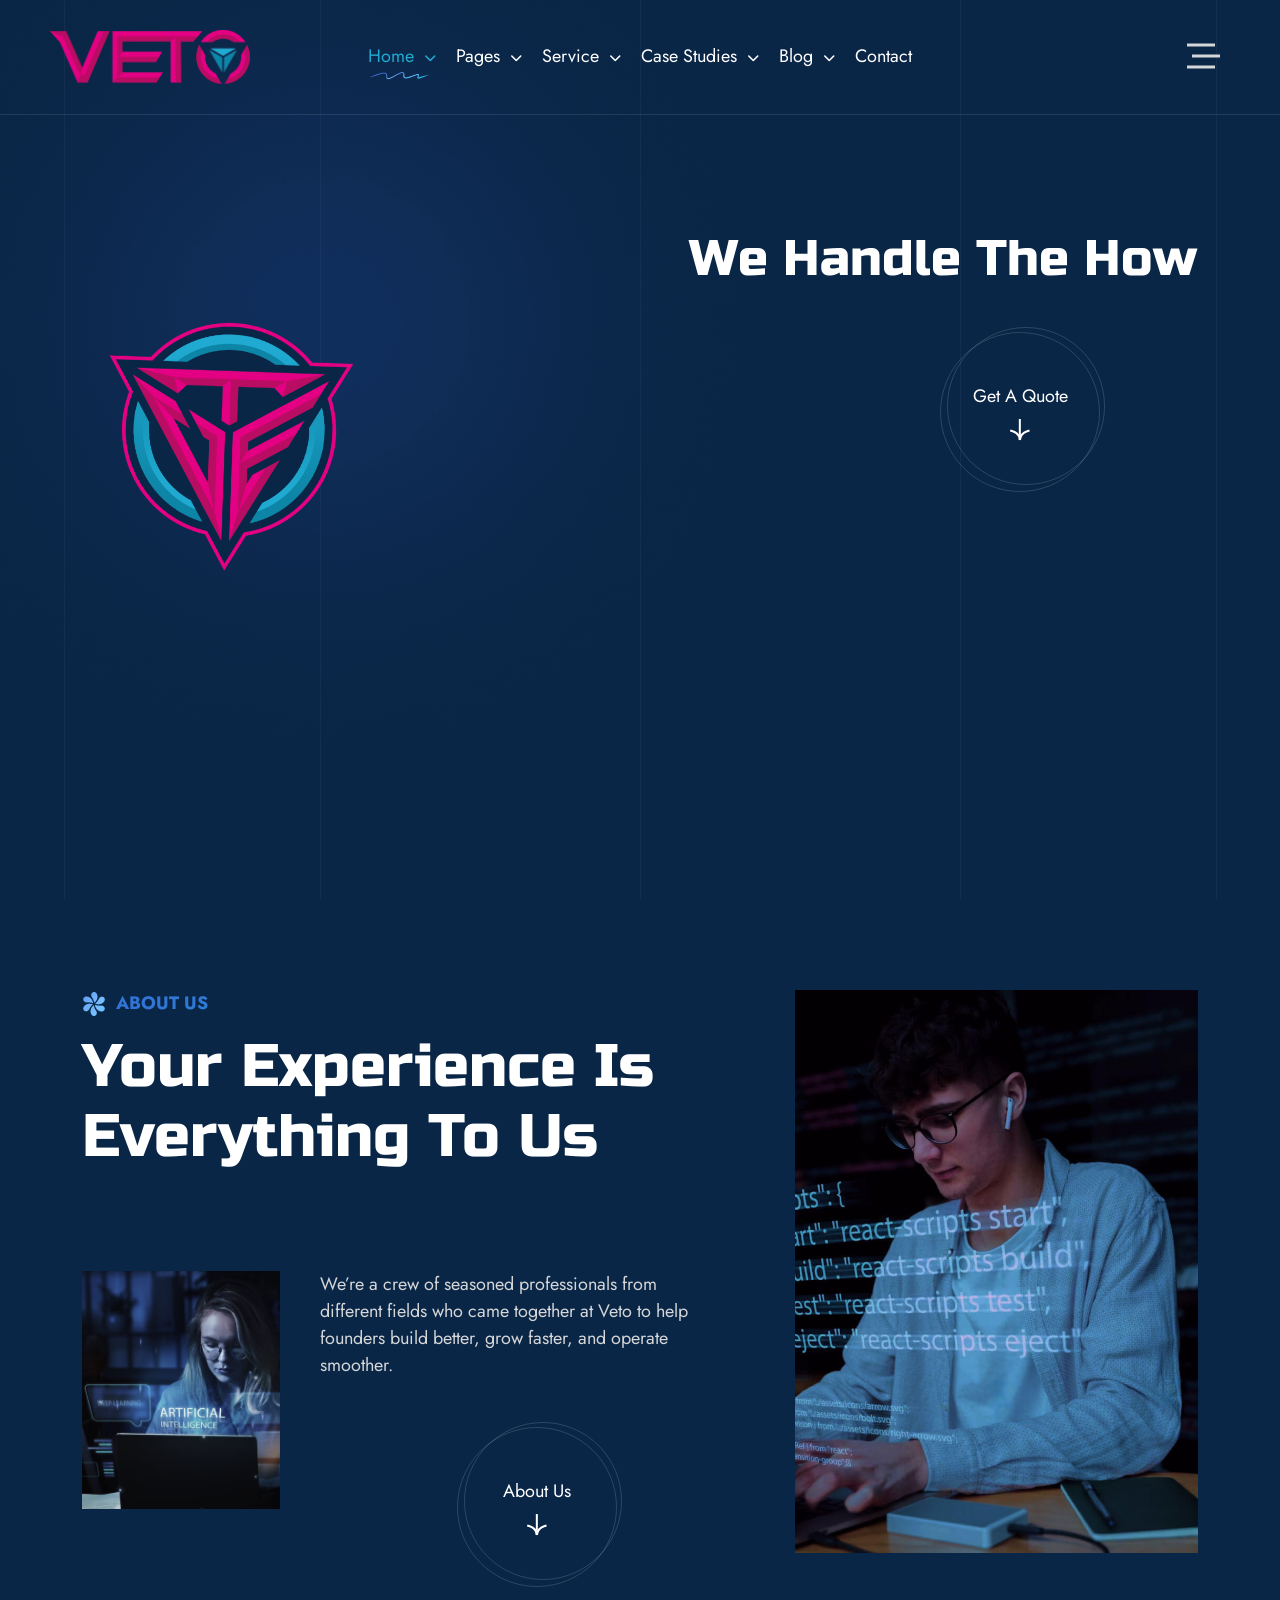
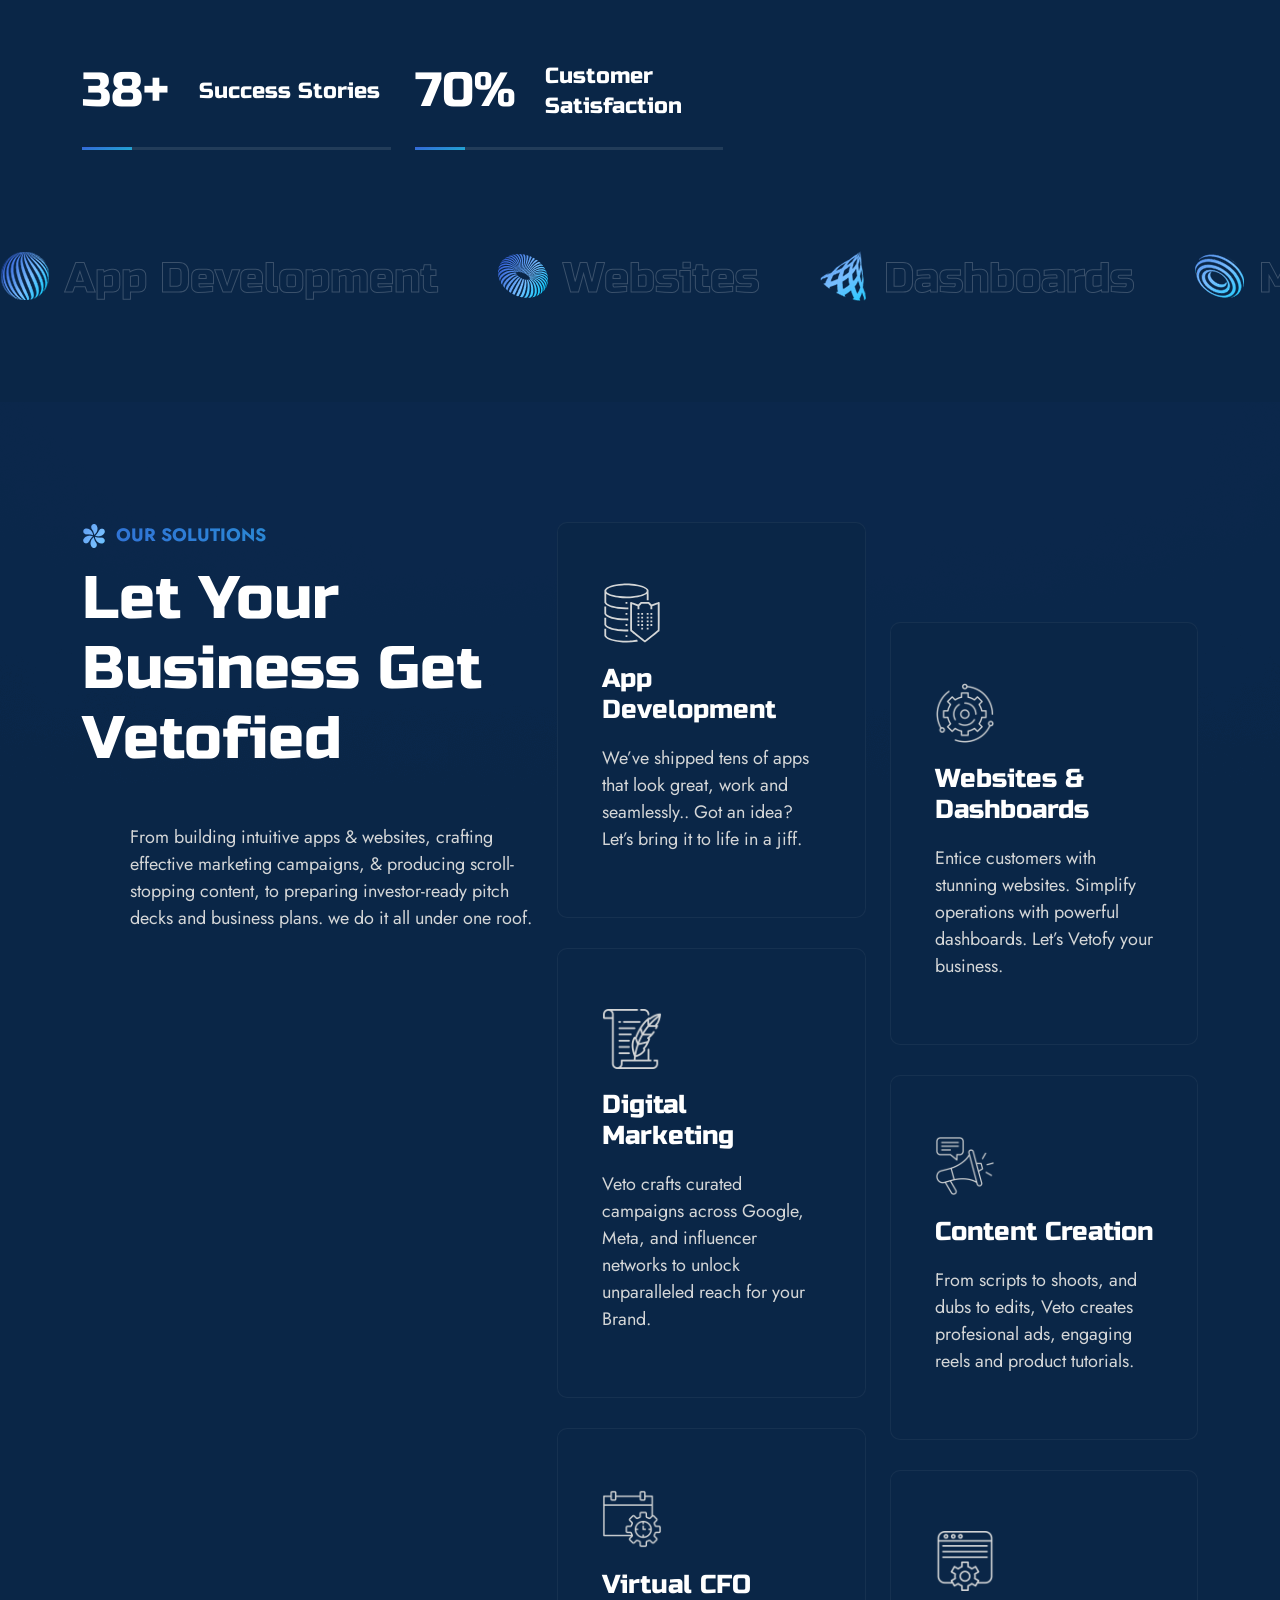
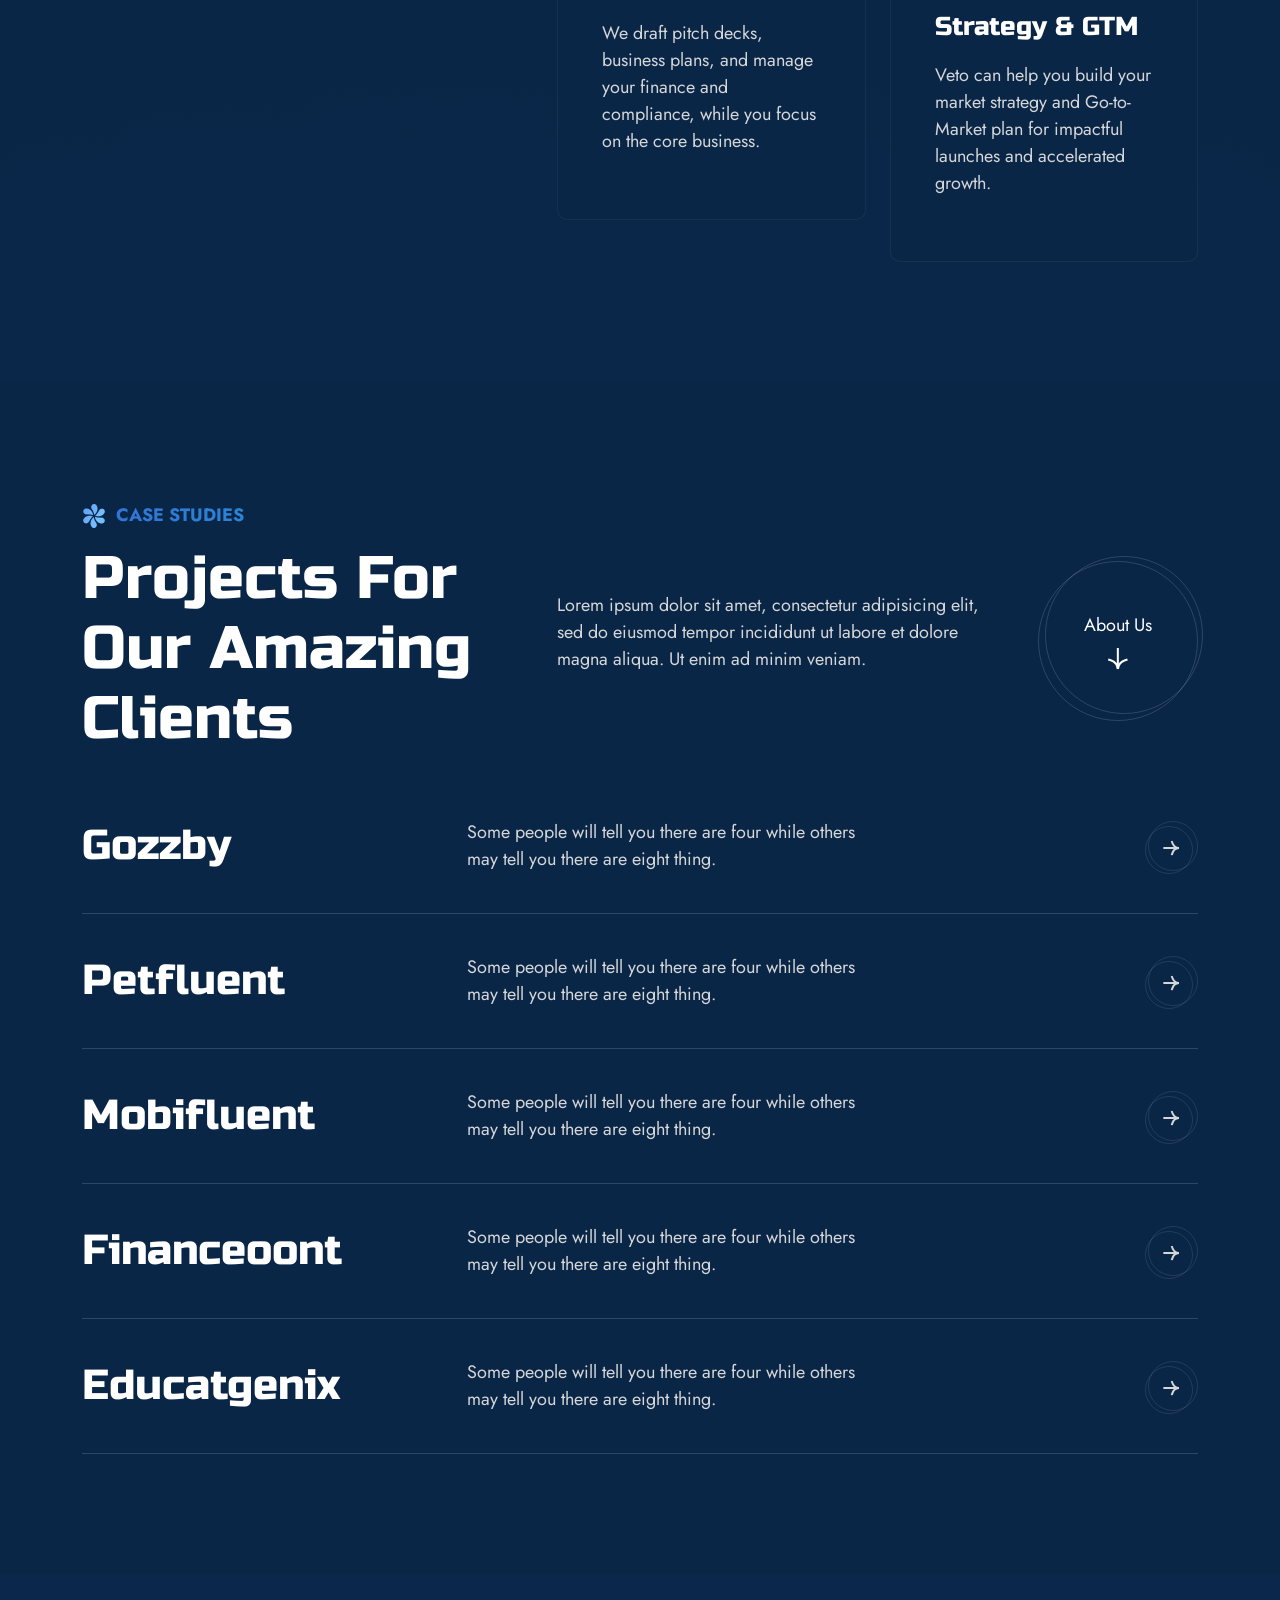
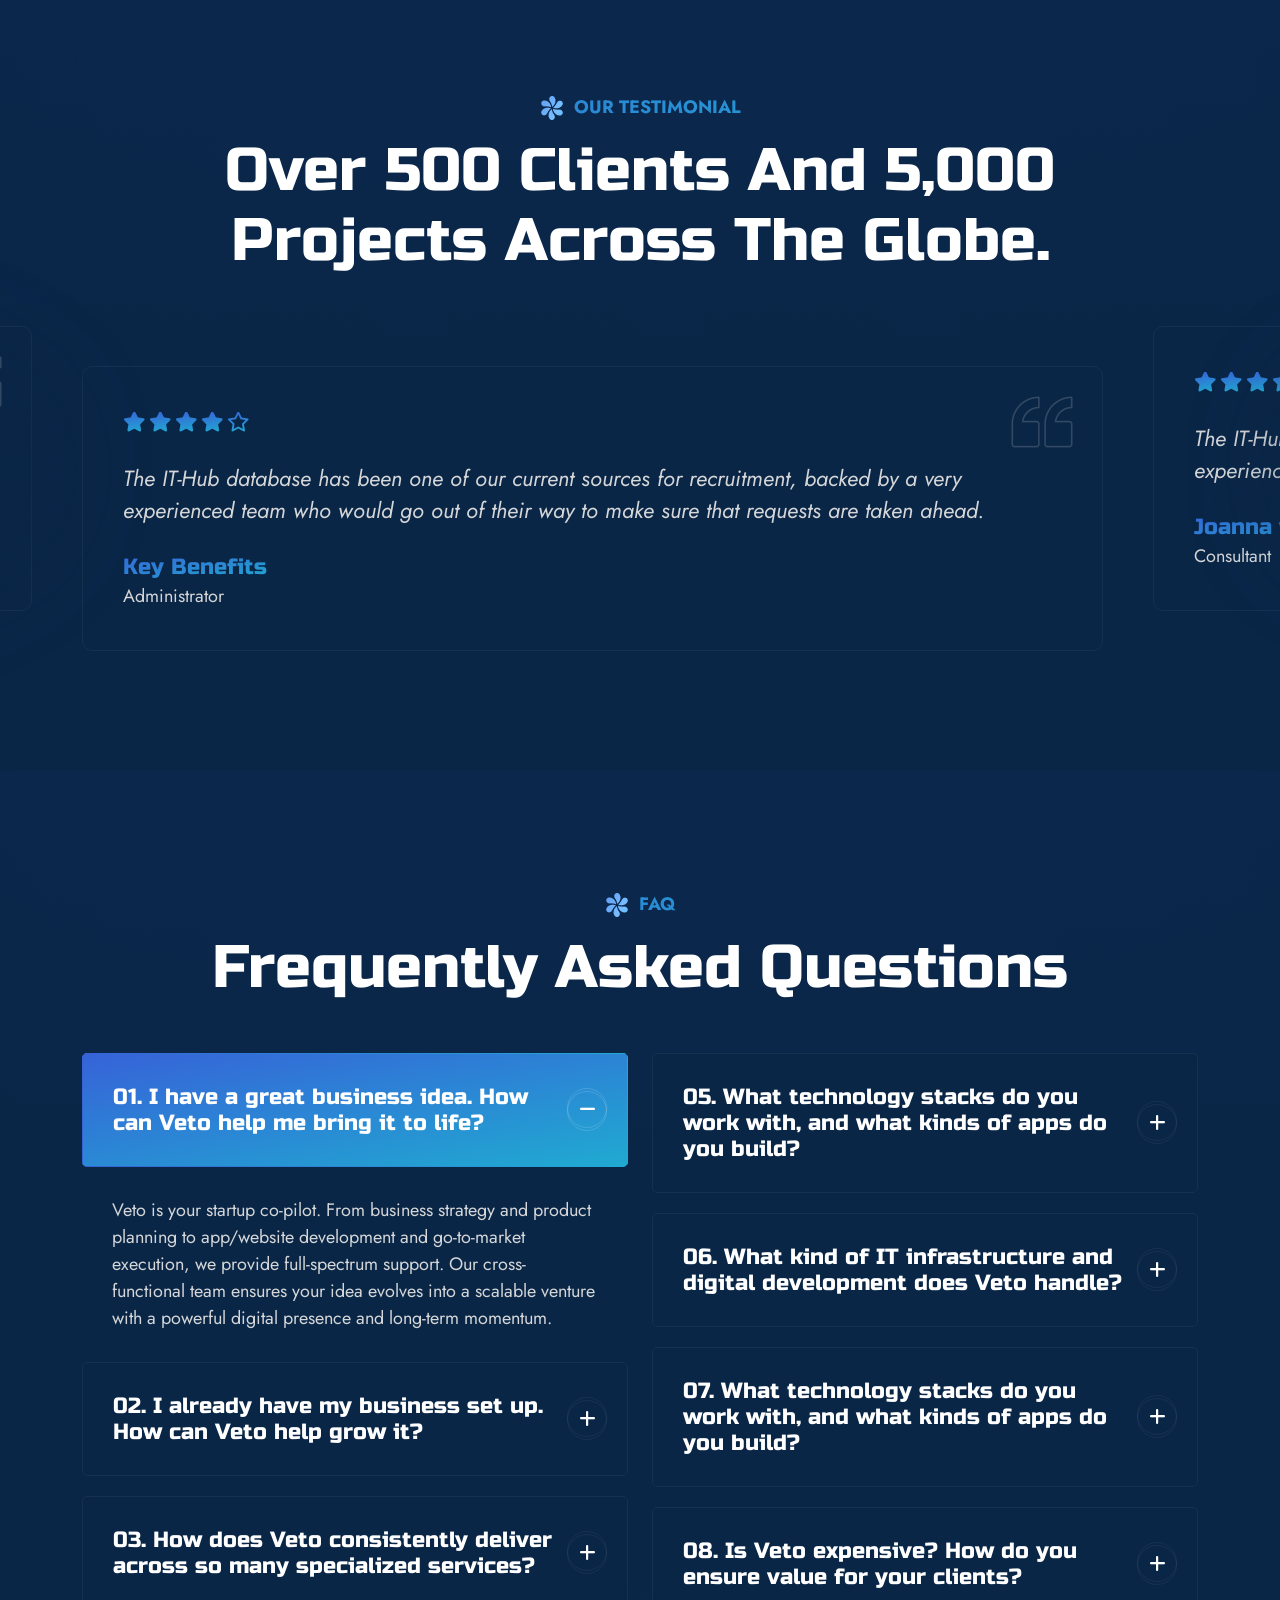
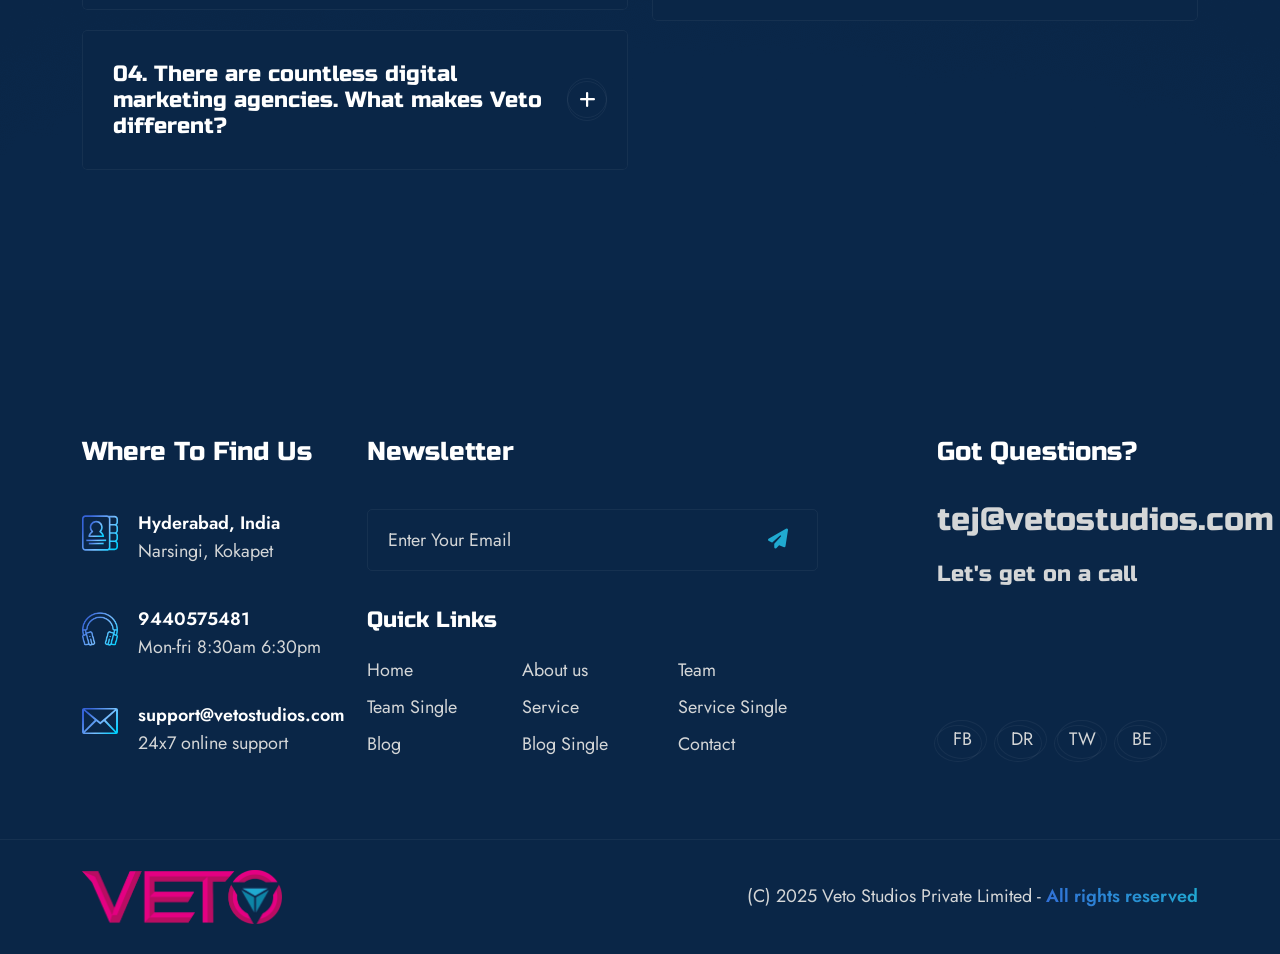
<file: index.html>
<!DOCTYPE html>
<html lang="zxx">
  <head>
    <meta charset="utf-8">
    <meta name="keywords" content="HTML5 Template">
    <meta name="description" content="IT Infinite - IT Solutions and Services Company HTML5 Template">
    <meta name="author" content="potenzaglobalsolutions.com">
    <meta name="viewport" content="width=device-width, initial-scale=1, shrink-to-fit=no">
    <title>Veto Studios - One Stop Solution for all your Business Needs</title>
    <!-- Favicon -->
    <link rel="shortcut icon" href="images/banner/banner-01/logo-1.png">
    <!-- Google Font -->
    <link href="https://fonts.googleapis.com/css2?family=Jost:ital,wght@0,100..900;1,100..900&family=Russo+One&display=swap" rel="stylesheet">

    <!-- CSS Global Compulsory (Do not remove)-->
    <link rel="stylesheet" href="css/font-awesome/all.min.css">
    <link rel="stylesheet" href="css/bootstrap/bootstrap.min.css">
    <!-- Page CSS Implementing Plugins (Remove the plugin CSS here if site does not use that feature)-->
    <link rel="stylesheet" href="css/owl-carousel/owl.carousel.min.css">
    <link rel="stylesheet" href="css/swiper/swiper.min.css">
    <link rel="stylesheet" href="css/magnific-popup/magnific-popup.css">
    <!-- Template Style -->
    <link rel="stylesheet" href="css/style.css">
  </head>
  <body>

    <!--=================================
    cursor -->
    <div id="cursor">
      <div class="cursor__circle"></div>
    </div>
    <!--=================================
    cursor -->
    
    <div id="page" class="main">

      <!--=================================
      Header -->
      <header class="header header-default header-sticky header-absolute">
        <div class="header-inner">
          <div class="site-logo">
            <a class="navbar-brand" href="index.html"><img class="img-fluid" src="images/veto-logo.png" alt="logo" height="80" width="200" />
</a>
          </div>
          <div class="site-menu d-none d-xl-block">
            <ul class="main-menu">
              <li class="nav-item active"><a class="nav-link" href="#">Home <i class="fa-solid fa-chevron-down"></i></a>
                <!-- <ul class="submenu">
                  <li><a class="nav-link active" href="index.html">Home 01</a></li>
                  <li><a class="nav-link" href="index-02.html">Home 02</a></li>
                  <li><a class="nav-link" href="index-03.html">Home 03</a></li>
                </ul> -->
              </li>
              <li class="nav-item"><a class="nav-link" href="#">Pages <i class="fa-solid fa-chevron-down"></i></a>
                <!-- <ul class="submenu">
                  <li><a class="nav-link" href="about-us.html">About Us</a></li>
                  <li><a class="nav-link" href="pricing.html">Pricing</a></li>
                  <li><a class="nav-link" href="careers.html">Careers</a></li>
                  <li><a class="nav-link" href="contact-us.html">Contact</a></li>
                  <li><a class="nav-link" href="faq.html">Faq</a></li>
                  <li><a class="nav-link" href="team.html">Team</a></li>
                  <li><a class="nav-link" href="team-single.html">Team Single</a></li>
                  <li><a class="nav-link" href="typography.html">Typography</a></li>
                  <li><a class="nav-link" href="page-left-sidebar.html">Page Left Sidebar</a></li>
                  <li><a class="nav-link" href="page-right-sidebar.html">Page Right Sidebar</a></li>
                  <li><a class="nav-link" href="error-404.html">Error 404</a></li>
                  <li><a class="nav-link" href="coming-soon.html">Coming Soon</a></li>
                </ul> -->
              </li>
              <li class="nav-item"><a class="nav-link" href="#">Service <i class="fa-solid fa-chevron-down"></i></a>
                <!-- <ul class="submenu">
                  <li><a class="nav-link" href="service.html">Service</a></li>
                  <li><a class="nav-link" href="service-detail.html">Service Single</a></li>
                </ul> -->
              </li>
              <li class="nav-item"><a class="nav-link" href="#">Case Studies <i class="fa-solid fa-chevron-down"></i></a>
                <!-- <ul class="submenu">
                  <li><a class="nav-link" href="case-studies.html">Case Studies</a></li>
                  <li><a class="nav-link" href="case-studies-detail.html">Case Studies Single</a></li>
                </ul> -->
              </li>
              <li class="nav-item"><a class="nav-link" href="#">Blog <i class="fa-solid fa-chevron-down"></i></a>
                <!-- <ul class="submenu">
                  <li><a class="nav-link" href="blog.html">Blog Standard</a></li>
                  <li><a class="nav-link" href="blog-detail.html">Blog Single</a></li>
                </ul> -->
              </li>
              <li class="nav-item"><a class="nav-link" href="#">Contact</a></li>
            </ul>
          </div>

          <div class="site-action d-none d-xl-block">
            <div class="action-hamburger">
              <a class="hamburger" href="#" data-bs-toggle="offcanvas" data-bs-target="#offcanvasRight" aria-controls="offcanvasRight">
                <span class="hamburger-container">
                  <span class="hamburger-inner"></span>
                  <span class="hamburger-hidden"></span>
                </span>
              </a>
            </div>
          </div>

          <div class="mobile-action d-block d-xl-none">
            <div class="mobile-hamburger">
              <a class="hamburger" href="#" data-bs-toggle="offcanvas" data-bs-target="#menuOffcanvas" aria-controls="menuOffcanvas">
                <span class="hamburger-container">
                  <span class="hamburger-inner"></span>
                  <span class="hamburger-hidden"></span>
                </span>
              </a>
            </div>
          </div>
        </div>
      </header>

      <!--=================================
      Main Menu OffCanvas -->
      <div class="offcanvas main-menu-offcanvas offcanvas-end" tabindex="-1" id="menuOffcanvas" aria-labelledby="menuOffcanvasLabel">
        <div class="offcanvas-header">
          <a id="menuOffcanvasLabel" class="navbar-brand" href="index.html"><img class="img-fluid" src="images/veto-logo.png" alt="logo" /></a>
          <button type="button" class="btn-close" data-bs-dismiss="offcanvas" aria-label="Close"><i class="fa-solid fa-xmark"></i></button>
        </div>
        <div class="offcanvas-body lenis-scroll-disable">
          <div class="body-inner">
            <nav class="navbar">
              <ul class="navbar-nav">
                <li class="nav-item dropdown">
                  <a class="nav-link dropdown-toggle" href="#" role="button" data-bs-toggle="dropdown" aria-expanded="false">Home</a>
                  <ul class="dropdown-menu">
                    <li><a class="dropdown-item active" href="index.html">Home 01</a></li>
                    <li><a class="dropdown-item" href="index-02.html">Home 02</a></li>
                    <li><a class="dropdown-item" href="index-03.html">Home 03</a></li>
                  </ul>
                </li>
                <li class="nav-item dropdown">
                  <a class="nav-link dropdown-toggle" href="#" role="button" data-bs-toggle="dropdown" aria-expanded="false">Pages</a>
                  <ul class="dropdown-menu">
                    <li><a class="dropdown-item" href="about-us.html">About Us</a></li>
                    <li><a class="dropdown-item" href="pricing.html">Pricing</a></li>
                    <li><a class="dropdown-item" href="careers.html">Careers</a></li>
                    <li><a class="dropdown-item" href="contact-us.html">Contact</a></li>
                    <li><a class="dropdown-item" href="faq.html">Faq</a></li>
                    <li><a class="dropdown-item" href="team.html">Team</a></li>
                    <li><a class="dropdown-item" href="team-single.html">Team Single</a></li>
                    <li><a class="dropdown-item" href="typography.html">Typography</a></li>
                    <li><a class="dropdown-item" href="page-left-sidebar.html">Page Left Sidebar</a></li>
                    <li><a class="dropdown-item" href="page-right-sidebar.html">Page Right Sidebar</a></li>
                    <li><a class="dropdown-item" href="error-404.html">Error 404</a></li>
                    <li><a class="dropdown-item" href="coming-soon.html">Coming Soon</a></li>
                  </ul>
                </li>
                <li class="nav-item dropdown">
                  <a class="nav-link dropdown-toggle" href="#" role="button" data-bs-toggle="dropdown" aria-expanded="false">Service</a>
                  <ul class="dropdown-menu">
                    <li><a class="dropdown-item" href="service.html">Service</a></li>
                    <li><a class="dropdown-item" href="service-detail.html">Service Single</a></li>
                  </ul>
                </li>
                <li class="nav-item dropdown">
                  <a class="nav-link dropdown-toggle" href="#" role="button" data-bs-toggle="dropdown" aria-expanded="false">Case Studies</a>
                  <ul class="dropdown-menu">
                    <li><a class="dropdown-item" href="case-studies.html">Case Studies</a></li>
                    <li><a class="dropdown-item" href="case-studies-detail.html">Case Studies Single</a></li>
                  </ul>
                </li>
                <li class="nav-item dropdown">
                  <a class="nav-link dropdown-toggle" href="#" role="button" data-bs-toggle="dropdown" aria-expanded="false">Blog</a>
                  <ul class="dropdown-menu">
                    <li><a class="dropdown-item" href="blog.html">Blog Standard</a></li>
                    <li><a class="dropdown-item" href="blog-detail.html">Blog Single</a></li>
                  </ul>
                </li>
                <li class="nav-item"><a class="nav-link" href="contact-us.html">Contact</a></li>
              </ul>
            </nav>
            <div class="bottom-info">
              <div class="contact-info">
                <span class="number">+1 234 567 8910</span>
                <a class="mail" href="#"><i class="fa-regular fa-envelope"></i>info@gmail.com</a>
                <span class="text">Looking for collaboration for your next creative project?</span>
              </div>
            </div>
          </div>
        </div>
      </div>

      <!--=================================
      Header Side Panel -->
      <div class="offcanvas offcanvas-end sidepanel-offcanvas" tabindex="-1" id="offcanvasRight">
        <div class="offcanvas-header">
          <button type="button" class="btn-close" data-bs-dismiss="offcanvas" aria-label="Close"><i class="fa-solid fa-xmark"></i></button>
        </div>

        <div class="offcanvas-body lenis-scroll-disable">
          <div class="body-inner">
            <div class="about-info">
              <h4 class="title mb-3">Scalable Business for Startups</h4>
              <p>Get the oars in the water and start rowing. Execution is the single biggest factor in achievement so the faster and better your execution.</p>
            </div>
            <div class="socail-info">
              <ul class="socail-list-item">
                <li><a href="#"><i class="fa-brands fa-facebook-f"></i>Facebook</a></li>
                <li><a href="#"><i class="fa-brands fa-instagram"></i>Instagram</a></li>
                <li><a href="#"><i class="fa-brands fa-x-twitter"></i>Twitter</a></li>
                <li><a href="#"><i class="fa-brands fa-dribbble"></i>Dribbble</a></li>
              </ul>
            </div>
            <div class="contact-info">
              <span class="number">+1 234 567 8910</span>
              <a class="mail" href="#"><i class="fa-regular fa-envelope"></i>info@gmail.com</a>
              <span class="text">Looking for collaboration for your next creative project?</span>
            </div>
          </div>
        </div>
      </div>


      <div class="site-content">

      <div class="container-fluid">
        <div class="item-efftect">
           <div class="efftect overflow-hidden"></div>
           <div class="efftect overflow-hidden"></div>
           <div class="efftect overflow-hidden"></div>
           <div class="efftect overflow-hidden"></div>
           <div class="efftect overflow-hidden"></div>
        </div>
      </div>

        <!--=================================
        Main Banner -->
        <div class="main-banner main-banner-1">
          <div class="banner-inner">
            <img class="img-fluid banner-bg-one" src="images/banner/banner-01/banner-bg-01.png" alt="#">
            <!-- <h1 class="banner-title">Infinite</h1> -->
            <div class="container">
              <div class="row">
                <div class="col-md-6">
                  <!-- <img class="img-fluid rotate rotate-img" src="images/banner/banner-01/logo-1.png" alt="#"> -->
                   <img class="img-fluid rotate rotate-img" src="images/banner/banner-01/logo-1.png" alt="#" style="width: 300px; height: 300px;">

                </div>
                <div class="col-md-6 ms-auto">
                  <div class="banner-content">
                    <h2>We Handle the How</h2>
                    <a class="btn btn-effect" href="#">
                      <span>Get A Quote</span>
                      <svg width="20" height="22" viewBox="0 0 20 22" fill="none" xmlns="http://www.w3.org/2000/svg"><g clip-path="url(#clip0_59_253)"><path d="M19.4854 11.4293L17.0513 12.221C13.1214 13.4993 10.3036 16.9595 9.84784 21.0668C9.49371 16.981 6.71926 13.5081 2.81255 12.2604L0.210283 11.4293" stroke="white" stroke-width="2"/><path d="M9.83594 20.8889L9.83594 0" stroke="white" stroke-width="2"/></g><defs><clipPath id="clip0_59_253"><rect width="21.3333" height="20" fill="white" transform="translate(20) rotate(90)"/></clipPath></defs></svg>
                    </a>
                  </div>
                </div>
              </div>
            </div>
          </div>
        </div>

        <div class="content-wrapper">

          <!--=================================
          About Info -->
          <section class="space-pt">
            <div class="container">
              <div class="row justify-content-between">

                <div class="col-lg-7 mb-5 mb-lg-0">
                  <div class="section-title pb-0 pb-lg-4">
                    <span class="sub-title"><img class="img-fluid" src="images/subtitle-icon.png" alt=""> About Us</span>
                    <h2 class="title"> Your experience is everything to us </h2>
                  </div>

                  <div class="row">
                    <div class="col-sm-4">
                      <img class="img-fluid" src="images/about/about-03.jpg" alt="#">
                    </div>
                    <div class="col-sm-8">
                      <p class="ps-lg-3 mt-4 mt-sm-0">We’re a crew of seasoned professionals from different fields who came together at Veto to help founders build better, grow faster, and operate smoother.</p>
                      <div class="d-flex justify-content-center mt-5 ms-sm-5 ms-0">
                        <a class="btn btn-effect" href="#">
                          <span>About Us</span>
                          <svg width="20" height="22" viewBox="0 0 20 22" fill="none" xmlns="http://www.w3.org/2000/svg"><g clip-path="url(#clip0_59_254)"><path d="M19.4854 11.4293L17.0513 12.221C13.1214 13.4993 10.3036 16.9595 9.84784 21.0668C9.49371 16.981 6.71926 13.5081 2.81255 12.2604L0.210283 11.4293" stroke="white" stroke-width="2"/><path d="M9.83594 20.8889L9.83594 0" stroke="white" stroke-width="2"/></g><defs><clipPath id="clip0_59_254"><rect width="21.3333" height="20" fill="white" transform="translate(20) rotate(90)"/></clipPath></defs></svg>
                        </a>
                      </div>
                    </div>
                  </div>

                  <div class="row mt-4 mt-sm-5">
                    <div class="col-sm-6">
                      <div class="counter counter-style-1">
                        <div class="counter-number"><span class="timer mb-0" data-to="50" data-speed="2000">50</span><span class="suffix">+</span></div>
                        <div class="counter-info"><span class="counter-title">Success Stories</span></div>
                      </div>
                    </div>
                    <div class="col-sm-6">
                      <div class="counter counter-style-1">
                        <div class="counter-number"><span class="timer mb-0" data-to="100" data-speed="2000">100</span><span class="suffix">%</span></div>
                        <div class="counter-info"><span class="counter-title">Customer Satisfaction</span></div>
                      </div>
                    </div>
                  </div>
                </div>
                
                <div class="col-lg-5">
                  <img class="img-fluid ps-lg-5" src="images/about/about-01.jpg" alt="#">
                </div>

              </div>
            </div>
          </section>
          <!--=================================
          About Info -->

          <!--=================================
          Client Logo -->
          <div class="space-medium-ptb">
            <div class="container-fluid p-0">
              <div class="row g-0">
                <div class="col-md-12">
                  <div class="marquee-wrapper">
                    <div class="marquee-inner">
                      <div class="marquee-item">
                    
                        <span class="icon"><img class="img-fluid" src="images/client-logo/brand-icon1.png" alt="" /></span>
                        <span class="title"> App Development</span>
                      </div>
                      <div class="marquee-item">
                        <span class="icon"><img class="img-fluid" src="images/client-logo/brand-icon2.png" alt="" /></span>
                        <span class="title">Websites</span>
                      </div>
                      <div class="marquee-item">
                        <span class="icon"><img class="img-fluid" src="images/client-logo/brand-icon3.png" alt="" /></span>
                        <span class="title"> Dashboards</span>
                      </div>
                      <div class="marquee-item">
                        <span class="icon"><img class="img-fluid" src="images/client-logo/brand-icon4.png" alt="" /></span>
                        <span class="title"> Marketing </span>
                      </div>
                      <div class="marquee-item">
                        <span class="icon"><img class="img-fluid" src="images/client-logo/brand-icon5.png" alt="" /></span>
                        <span class="title">Social Media</span>
                      </div>
                      <div class="marquee-item">
                        <span class="icon"><img class="img-fluid" src="images/client-logo/brand-icon1.png" alt="" /></span>
                        <span class="title"> Ad Making </span>
                      </div>
                      <div class="marquee-item">
                        <span class="icon"><img class="img-fluid" src="images/client-logo/brand-icon2.png" alt="" /></span>
                        <span class="title"> Content</span>
                      </div>
                      <div class="marquee-item">
                        <span class="icon"><img class="img-fluid" src="images/client-logo/brand-icon3.png" alt="" /></span>
                        <span class="title">  Pitchdecks </span>
                      </div>
                      <div class="marquee-item">
                        <span class="icon"><img class="img-fluid" src="images/client-logo/brand-icon4.png" alt="" /></span>
                        <span class="title">  Business Plans</span>
                      </div>
                      <div class="marquee-item">
                        <span class="icon"><img class="img-fluid" src="images/client-logo/brand-icon5.png" alt="" /></span>
                        <span class="title"> Virtual CFO</span>
                      </div>
                    </div>
                  </div>
                </div>
              </div>
            </div>
          </div>
          <!--=================================
          Client Logo -->

          <!--=================================
          Our Services -->
          <section class="space-pt bg-black z-index-2 ellipse-top">
            <div class="space-pb ellipse-bottom">
              <div class="container">
                <div class="row justify-content-between">
                  <div class="col-xxl-5 col-xl-5 mb-5 mb-xl-0">
                    <div class="sticky-top" style="top: 80px;">
                      <div class="section-title">
                        <span class="sub-title"><img class="img-fluid" src="images/subtitle-icon.png" alt=""> Our Solutions</span>
                        <h2 class="title"> Let your business get Vetofied</h2>
                      </div>
                      <div class="ps-xxl-5 ms-0 ms-md-5">
                        <p>From building intuitive apps & websites, crafting effective marketing campaigns, & producing scroll-stopping content, to preparing investor-ready pitch decks and business plans. we do it all under one roof. </p>
                      </div>
                    </div>
                  </div>
                  <div class="col-xxl-6 col-xl-7">
                    <div class="row">
                      <div class="col-sm-6">
                        <div class="services grid-wrapper">
                          <div class="service-wrapper service-style-1"><div class="service-inner">
                            <div class="service-icon">
                              <img class="img-fluid" src="images/svg/services/Information-Security.svg" alt="#">
                            </div>
                            <div class="bg-icon">
                              <img class="img-fluid" src="images/svg/services/color-icon/Information-Security.svg" alt="#">
                            </div>
                            <div class="service-content">
                              <h5 class="service-title">App Development</h5>
                              <p>We’ve shipped tens of apps that look great, work and seamlessly.. Got an idea? Let’s bring it to life in a jiff.</p>
                              <div class="service-links">
                                <a class="btn-arrow" href="#"><svg width="17" height="16" viewBox="0 0 17 16" fill="none" xmlns="http://www.w3.org/2000/svg"><g clip-path="url(#clip0_923_133)"><path d="M8.70801 0.959961L9.29825 2.7665C10.2512 5.68321 12.8308 7.77453 15.8928 8.1128C12.8468 8.37564 10.2578 10.4348 9.3276 13.3343L8.70801 15.2657" stroke="inherit" stroke-width="2"/><path d="M15.7602 8.12158H0.1875" stroke="inherit" stroke-width="2"/></g><defs><clipPath id="clip0_923_133"><rect width="15.904" height="14.8437" fill="inherit" transform="translate(0.1875 0.578125)"/></clipPath></defs></svg></a>
                              </div>
                            </div>
                          </div></div>
                          <div class="service-wrapper service-style-1"><div class="service-inner">
                            <div class="service-icon">
                              <img class="img-fluid" src="images/svg/services/Data-Synchronization.svg" alt="#">
                            </div>
                            <div class="bg-icon">
                              <img class="img-fluid" src="images/svg/services/color-icon/Data-Synchronization.svg" alt="#">
                            </div>
                            <div class="service-content">
                              <h5 class="service-title">Digital Marketing</h5>
                              <p>Veto crafts curated campaigns across Google, Meta, and influencer networks to unlock unparalleled reach for your Brand.</p>
                              <div class="service-links">
                                <a class="btn-arrow" href="#"><svg width="17" height="16" viewBox="0 0 17 16" fill="none" xmlns="http://www.w3.org/2000/svg"><g clip-path="url(#clip0_923_134)"><path d="M8.70801 0.959961L9.29825 2.7665C10.2512 5.68321 12.8308 7.77453 15.8928 8.1128C12.8468 8.37564 10.2578 10.4348 9.3276 13.3343L8.70801 15.2657" stroke="inherit" stroke-width="2"/><path d="M15.7602 8.12158H0.1875" stroke="inherit" stroke-width="2"/></g><defs><clipPath id="clip0_923_134"><rect width="15.904" height="14.8437" fill="inherit" transform="translate(0.1875 0.578125)"/></clipPath></defs></svg></a>
                              </div>
                            </div>
                          </div></div>
                          <div class="service-wrapper service-style-1"><div class="service-inner">
                            <div class="service-icon">
                              <img class="img-fluid" src="images/svg/services/Event-Processing.svg" alt="#">
                            </div>
                            <div class="bg-icon">
                              <img class="img-fluid" src="images/svg/services/color-icon/Event-Processing.svg" alt="#">
                            </div>
                            <div class="service-content">
                              <h5 class="service-title">Virtual CFO</h5>
                              <p>We draft pitch decks, business plans, and manage your finance and compliance, while you focus on the core business.</p>
                              <div class="service-links">
                                <a class="btn-arrow" href="#"><svg width="17" height="16" viewBox="0 0 17 16" fill="none" xmlns="http://www.w3.org/2000/svg"><g clip-path="url(#clip0_923_135)"><path d="M8.70801 0.959961L9.29825 2.7665C10.2512 5.68321 12.8308 7.77453 15.8928 8.1128C12.8468 8.37564 10.2578 10.4348 9.3276 13.3343L8.70801 15.2657" stroke="inherit" stroke-width="2"/><path d="M15.7602 8.12158H0.1875" stroke="inherit" stroke-width="2"/></g><defs><clipPath id="clip0_923_135"><rect width="15.904" height="14.8437" fill="inherit" transform="translate(0.1875 0.578125)"/></clipPath></defs></svg></a>
                              </div>
                            </div>
                          </div></div>
                        </div>
                      </div>
                      <div class="col-sm-6">
                        <div class="services grid-wrapper service-top-space">
                          <div class="service-wrapper service-style-1"><div class="service-inner">
                            <div class="service-icon">
                              <img class="img-fluid" src="images/svg/services/Process-Automation.svg" alt="#">
                            </div>
                            <div class="bg-icon">
                              <img class="img-fluid" src="images/svg/services/color-icon/Process-Automation.svg" alt="#">
                            </div>
                            <div class="service-content">
                              <h5 class="service-title">Websites & Dashboards</h5>
                              <p>Entice customers with stunning websites. Simplify operations with powerful dashboards. Let’s Vetofy your business.</p>
                              <div class="service-links">
                                <a class="btn-arrow" href="#"><svg width="17" height="16" viewBox="0 0 17 16" fill="none" xmlns="http://www.w3.org/2000/svg"><g clip-path="url(#clip0_923_136)"><path d="M8.70801 0.959961L9.29825 2.7665C10.2512 5.68321 12.8308 7.77453 15.8928 8.1128C12.8468 8.37564 10.2578 10.4348 9.3276 13.3343L8.70801 15.2657" stroke="inherit" stroke-width="2"/><path d="M15.7602 8.12158H0.1875" stroke="inherit" stroke-width="2"/></g><defs><clipPath id="clip0_923_136"><rect width="15.904" height="14.8437" fill="inherit" transform="translate(0.1875 0.578125)"/></clipPath></defs></svg></a>
                              </div>
                            </div>
                          </div></div>
                          <div class="service-wrapper service-style-1"><div class="service-inner">
                            <div class="service-icon">
                              <img class="img-fluid" src="images/svg/services/Mobile-Platforms.svg" alt="#">
                            </div>
                            <div class="bg-icon">
                              <img class="img-fluid" src="images/svg/services/color-icon/Mobile-Platforms.svg" alt="#">
                            </div>
                            <div class="service-content">
                              <h5 class="service-title">Content Creation</h5>
                              <p>From scripts to shoots, and dubs to edits, Veto creates profesional ads, engaging reels and product tutorials.</p>
                              <div class="service-links">
                                <a class="btn-arrow" href="#"><svg width="17" height="16" viewBox="0 0 17 16" fill="none" xmlns="http://www.w3.org/2000/svg"><g clip-path="url(#clip0_923_137)"><path d="M8.70801 0.959961L9.29825 2.7665C10.2512 5.68321 12.8308 7.77453 15.8928 8.1128C12.8468 8.37564 10.2578 10.4348 9.3276 13.3343L8.70801 15.2657" stroke="inherit" stroke-width="2"/><path d="M15.7602 8.12158H0.1875" stroke="inherit" stroke-width="2"/></g><defs><clipPath id="clip0_923_137"><rect width="15.904" height="14.8437" fill="inherit" transform="translate(0.1875 0.578125)"/></clipPath></defs></svg></a>
                              </div>
                            </div>
                          </div></div>
                          <div class="service-wrapper service-style-1"><div class="service-inner">
                            <div class="service-icon">
                              <img class="img-fluid" src="images/svg/services/Content-Management.svg" alt="#">
                            </div>
                            <div class="bg-icon">
                              <img class="img-fluid" src="images/svg/services/color-icon/Content-Management.svg" alt="#">
                            </div>
                            <div class="service-content">
                              <h5 class="service-title">Strategy & GTM</h5>
                              <p>Veto can help you build your market strategy and Go-to-Market plan for impactful launches and accelerated growth.</p>
                              <div class="service-links">
                                <a class="btn-arrow" href="#"><svg width="17" height="16" viewBox="0 0 17 16" fill="none" xmlns="http://www.w3.org/2000/svg"><g clip-path="url(#clip0_923_138)"><path d="M8.70801 0.959961L9.29825 2.7665C10.2512 5.68321 12.8308 7.77453 15.8928 8.1128C12.8468 8.37564 10.2578 10.4348 9.3276 13.3343L8.70801 15.2657" stroke="inherit" stroke-width="2"/><path d="M15.7602 8.12158H0.1875" stroke="inherit" stroke-width="2"/></g><defs><clipPath id="clip0_923_138"><rect width="15.904" height="14.8437" fill="inherit" transform="translate(0.1875 0.578125)"/></clipPath></defs></svg></a>
                              </div>
                            </div>
                          </div>
                         </div>
                        </div>
                      </div>
                    </div>
                  </div>
                </div>
              </div>
            </div>
          </section>
          <!--=================================
          Our Services -->

          <!--=================================
          Case Studies -->
          <section class="space-ptb z-index-2">
            <div class="container">
              <div class="row align-items-center">
                <div class="col-xl-5 col-lg-5">
                  <div class="section-title mb-4 mb-lg-0">
                    <span class="sub-title"><img class="img-fluid" src="images/subtitle-icon.png" alt=""> Case Studies</span>
                    <h2 class="title"> Projects For Our Amazing Clients</h2>
                  </div>
                </div>
               <div class="col-xl-5 col-lg-4">
                <p>Lorem ipsum dolor sit amet, consectetur adipisicing elit, sed do eiusmod tempor incididunt ut labore et dolore magna aliqua. Ut enim ad minim veniam.</p>
               </div>
               <div class="col-xl-2 col-lg-3 text-end">
                  <a class="btn btn-effect" href="#">
                    <span>About Us</span>
                    <svg width="20" height="22" viewBox="0 0 20 22" fill="none" xmlns="http://www.w3.org/2000/svg"><g clip-path="url(#clip0_59_255)"><path d="M19.4854 11.4293L17.0513 12.221C13.1214 13.4993 10.3036 16.9595 9.84784 21.0668C9.49371 16.981 6.71926 13.5081 2.81255 12.2604L0.210283 11.4293" stroke="white" stroke-width="2"/><path d="M9.83594 20.8889L9.83594 0" stroke="white" stroke-width="2"/></g><defs><clipPath id="clip0_59_255"><rect width="21.3333" height="20" fill="white" transform="translate(20) rotate(90)"/></clipPath></defs></svg>
                  </a>
               </div>
              </div>

              <div class="row">
                <div class="col-md-12">
                  <div class="case-studies-wrapper case-studies-style-2">
                    <div class="case-studies-item">
                      <div class="item-inner">
                        <h3 class="case-studies-title">Gozzby</h3>
                        <div class="case-studies-description">Some people will tell you there are four while others may tell you there are eight thing.</div>
                        <div class="case-studies-action"><a class="btn-arrow" href="#"><svg width="17" height="16" viewBox="0 0 17 16" fill="none" xmlns="http://www.w3.org/2000/svg"><g clip-path="url(#clip0_923_139)"><path d="M8.70801 0.959961L9.29825 2.7665C10.2512 5.68321 12.8308 7.77453 15.8928 8.1128C12.8468 8.37564 10.2578 10.4348 9.3276 13.3343L8.70801 15.2657" stroke="inherit" stroke-width="2"></path><path d="M15.7602 8.12158H0.1875" stroke="inherit" stroke-width="2"></path></g><defs><clipPath id="clip0_923_139"><rect width="15.904" height="14.8437" fill="inherit" transform="translate(0.1875 0.578125)"></rect></clipPath></defs></svg></a></div>
                      </div>
                      <div class="case-studies-image"><img class="img-fluid gsap-img-animation" src="images/case-studies/01.png" alt="" style="scale: none; transform: translate(-50%, -50%) translate(746px, 498px); opacity: 0; visibility: hidden;"></div>
                      <div class="marquee-wrapper">
                        <div class="marquee-inner">
                          <div class="marquee-item">
                            <span class="icon"><img class="img-fluid" src="images/client-logo/brand-icon1.png" alt=""></span>
                            <span class="title">Web Design</span>
                          </div>
                          <div class="marquee-item">
                            <span class="icon"><img class="img-fluid" src="images/client-logo/brand-icon2.png" alt=""></span>
                            <span class="title">UI/UX Design</span>
                          </div>
                          <div class="marquee-item">
                            <span class="icon"><img class="img-fluid" src="images/client-logo/brand-icon3.png" alt=""></span>
                            <span class="title">Developer</span>
                          </div>
                          <div class="marquee-item">
                            <span class="icon"><img class="img-fluid" src="images/client-logo/brand-icon4.png" alt=""></span>
                            <span class="title">ISO Developer</span>
                          </div>
                          <div class="marquee-item">
                            <span class="icon"><img class="img-fluid" src="images/client-logo/brand-icon5.png" alt=""></span>
                            <span class="title">Digital Agency</span>
                          </div>
                          <div class="marquee-item">
                            <span class="icon"><img class="img-fluid" src="images/client-logo/brand-icon1.png" alt=""></span>
                            <span class="title">Web Design</span>
                          </div>
                          <div class="marquee-item">
                            <span class="icon"><img class="img-fluid" src="images/client-logo/brand-icon2.png" alt=""></span>
                            <span class="title">UI/UX Design</span>
                          </div>
                          <div class="marquee-item">
                            <span class="icon"><img class="img-fluid" src="images/client-logo/brand-icon3.png" alt=""></span>
                            <span class="title">Developer</span>
                          </div>
                          <div class="marquee-item">
                            <span class="icon"><img class="img-fluid" src="images/client-logo/brand-icon4.png" alt=""></span>
                            <span class="title">ISO Developer</span>
                          </div>
                          <div class="marquee-item">
                            <span class="icon"><img class="img-fluid" src="images/client-logo/brand-icon5.png" alt=""></span>
                            <span class="title">Digital Agency</span>
                          </div>
                        </div>
                      </div>
                    </div>
                    
                    <div class="case-studies-item">
                      <div class="item-inner">
                        <h3 class="case-studies-title">Petfluent</h3>
                        <div class="case-studies-description">Some people will tell you there are four while others may tell you there are eight thing.</div>
                        <div class="case-studies-action"><a class="btn-arrow" href="#"><svg width="17" height="16" viewBox="0 0 17 16" fill="none" xmlns="http://www.w3.org/2000/svg"><g clip-path="url(#clip0_923_140)"><path d="M8.70801 0.959961L9.29825 2.7665C10.2512 5.68321 12.8308 7.77453 15.8928 8.1128C12.8468 8.37564 10.2578 10.4348 9.3276 13.3343L8.70801 15.2657" stroke="inherit" stroke-width="2"></path><path d="M15.7602 8.12158H0.1875" stroke="inherit" stroke-width="2"></path></g><defs><clipPath id="clip0_923_140"><rect width="15.904" height="14.8437" fill="inherit" transform="translate(0.1875 0.578125)"></rect></clipPath></defs></svg></a></div>
                      </div>
                      <div class="case-studies-image"><img class="img-fluid gsap-img-animation" src="images/case-studies/02.png" alt="" style="scale: none; transform: translate(-50%, -50%) translate(746px, 498px); opacity: 0; visibility: hidden;"></div>
                      <div class="marquee-wrapper">
                        <div class="marquee-inner">
                          <div class="marquee-item">
                            <span class="icon"><img class="img-fluid" src="images/client-logo/brand-icon1.png" alt=""></span>
                            <span class="title">Web Design</span>
                          </div>
                          <div class="marquee-item">
                            <span class="icon"><img class="img-fluid" src="images/client-logo/brand-icon2.png" alt=""></span>
                            <span class="title">UI/UX Design</span>
                          </div>
                          <div class="marquee-item">
                            <span class="icon"><img class="img-fluid" src="images/client-logo/brand-icon3.png" alt=""></span>
                            <span class="title">Developer</span>
                          </div>
                          <div class="marquee-item">
                            <span class="icon"><img class="img-fluid" src="images/client-logo/brand-icon4.png" alt=""></span>
                            <span class="title">ISO Developer</span>
                          </div>
                          <div class="marquee-item">
                            <span class="icon"><img class="img-fluid" src="images/client-logo/brand-icon5.png" alt=""></span>
                            <span class="title">Digital Agency</span>
                          </div>
                          <div class="marquee-item">
                            <span class="icon"><img class="img-fluid" src="images/client-logo/brand-icon1.png" alt=""></span>
                            <span class="title">Web Design</span>
                          </div>
                          <div class="marquee-item">
                            <span class="icon"><img class="img-fluid" src="images/client-logo/brand-icon2.png" alt=""></span>
                            <span class="title">UI/UX Design</span>
                          </div>
                          <div class="marquee-item">
                            <span class="icon"><img class="img-fluid" src="images/client-logo/brand-icon3.png" alt=""></span>
                            <span class="title">Developer</span>
                          </div>
                          <div class="marquee-item">
                            <span class="icon"><img class="img-fluid" src="images/client-logo/brand-icon4.png" alt=""></span>
                            <span class="title">ISO Developer</span>
                          </div>
                          <div class="marquee-item">
                            <span class="icon"><img class="img-fluid" src="images/client-logo/brand-icon5.png" alt=""></span>
                            <span class="title">Digital Agency</span>
                          </div>
                        </div>
                      </div>
                    </div>
                    <div class="case-studies-item">
                      <div class="item-inner">
                        <h3 class="case-studies-title">Mobifluent</h3>
                        <div class="case-studies-description">Some people will tell you there are four while others may tell you there are eight thing.</div>
                        <div class="case-studies-action"><a class="btn-arrow" href="#"><svg width="17" height="16" viewBox="0 0 17 16" fill="none" xmlns="http://www.w3.org/2000/svg"><g clip-path="url(#clip0_923_141)"><path d="M8.70801 0.959961L9.29825 2.7665C10.2512 5.68321 12.8308 7.77453 15.8928 8.1128C12.8468 8.37564 10.2578 10.4348 9.3276 13.3343L8.70801 15.2657" stroke="inherit" stroke-width="2"></path><path d="M15.7602 8.12158H0.1875" stroke="inherit" stroke-width="2"></path></g><defs><clipPath id="clip0_923_141"><rect width="15.904" height="14.8437" fill="inherit" transform="translate(0.1875 0.578125)"></rect></clipPath></defs></svg></a></div>
                      </div>
                      <div class="case-studies-image"><img class="img-fluid gsap-img-animation" src="images/case-studies/03.png" alt="" style="scale: none; transform: translate(-50%, -50%) translate(746px, 498px); opacity: 0; visibility: hidden;"></div>
                      <div class="marquee-wrapper">
                        <div class="marquee-inner">
                          <div class="marquee-item">
                            <span class="icon"><img class="img-fluid" src="images/client-logo/brand-icon1.png" alt=""></span>
                            <span class="title">Web Design</span>
                          </div>
                          <div class="marquee-item">
                            <span class="icon"><img class="img-fluid" src="images/client-logo/brand-icon2.png" alt=""></span>
                            <span class="title">UI/UX Design</span>
                          </div>
                          <div class="marquee-item">
                            <span class="icon"><img class="img-fluid" src="images/client-logo/brand-icon3.png" alt=""></span>
                            <span class="title">Developer</span>
                          </div>
                          <div class="marquee-item">
                            <span class="icon"><img class="img-fluid" src="images/client-logo/brand-icon4.png" alt=""></span>
                            <span class="title">ISO Developer</span>
                          </div>
                          <div class="marquee-item">
                            <span class="icon"><img class="img-fluid" src="images/client-logo/brand-icon5.png" alt=""></span>
                            <span class="title">Digital Agency</span>
                          </div>
                          <div class="marquee-item">
                            <span class="icon"><img class="img-fluid" src="images/client-logo/brand-icon1.png" alt=""></span>
                            <span class="title">Web Design</span>
                          </div>
                          <div class="marquee-item">
                            <span class="icon"><img class="img-fluid" src="images/client-logo/brand-icon2.png" alt=""></span>
                            <span class="title">UI/UX Design</span>
                          </div>
                          <div class="marquee-item">
                            <span class="icon"><img class="img-fluid" src="images/client-logo/brand-icon3.png" alt=""></span>
                            <span class="title">Developer</span>
                          </div>
                          <div class="marquee-item">
                            <span class="icon"><img class="img-fluid" src="images/client-logo/brand-icon4.png" alt=""></span>
                            <span class="title">ISO Developer</span>
                          </div>
                          <div class="marquee-item">
                            <span class="icon"><img class="img-fluid" src="images/client-logo/brand-icon5.png" alt=""></span>
                            <span class="title">Digital Agency</span>
                          </div>
                        </div>
                      </div>
                    </div>
                    <div class="case-studies-item">
                      <div class="item-inner">
                        <h3 class="case-studies-title">Financeoont</h3>
                        <div class="case-studies-description">Some people will tell you there are four while others may tell you there are eight thing.</div>
                        <div class="case-studies-action"><a class="btn-arrow" href="#"><svg width="17" height="16" viewBox="0 0 17 16" fill="none" xmlns="http://www.w3.org/2000/svg"><g clip-path="url(#clip0_923_142)"><path d="M8.70801 0.959961L9.29825 2.7665C10.2512 5.68321 12.8308 7.77453 15.8928 8.1128C12.8468 8.37564 10.2578 10.4348 9.3276 13.3343L8.70801 15.2657" stroke="inherit" stroke-width="2"></path><path d="M15.7602 8.12158H0.1875" stroke="inherit" stroke-width="2"></path></g><defs><clipPath id="clip0_923_142"><rect width="15.904" height="14.8437" fill="inherit" transform="translate(0.1875 0.578125)"></rect></clipPath></defs></svg></a></div>
                      </div>
                      <div class="case-studies-image"><img class="img-fluid gsap-img-animation" src="images/case-studies/01.png" alt="" style="scale: none; transform: translate(-50%, -50%) translate(746px, 498px); opacity: 0; visibility: hidden;"></div>
                      <div class="marquee-wrapper">
                        <div class="marquee-inner">
                          <div class="marquee-item">
                            <span class="icon"><img class="img-fluid" src="images/client-logo/brand-icon1.png" alt=""></span>
                            <span class="title">Web Design</span>
                          </div>
                          <div class="marquee-item">
                            <span class="icon"><img class="img-fluid" src="images/client-logo/brand-icon2.png" alt=""></span>
                            <span class="title">UI/UX Design</span>
                          </div>
                          <div class="marquee-item">
                            <span class="icon"><img class="img-fluid" src="images/client-logo/brand-icon3.png" alt=""></span>
                            <span class="title">Developer</span>
                          </div>
                          <div class="marquee-item">
                            <span class="icon"><img class="img-fluid" src="images/client-logo/brand-icon4.png" alt=""></span>
                            <span class="title">ISO Developer</span>
                          </div>
                          <div class="marquee-item">
                            <span class="icon"><img class="img-fluid" src="images/client-logo/brand-icon5.png" alt=""></span>
                            <span class="title">Digital Agency</span>
                          </div>
                          <div class="marquee-item">
                            <span class="icon"><img class="img-fluid" src="images/client-logo/brand-icon1.png" alt=""></span>
                            <span class="title">Web Design</span>
                          </div>
                          <div class="marquee-item">
                            <span class="icon"><img class="img-fluid" src="images/client-logo/brand-icon2.png" alt=""></span>
                            <span class="title">UI/UX Design</span>
                          </div>
                          <div class="marquee-item">
                            <span class="icon"><img class="img-fluid" src="images/client-logo/brand-icon3.png" alt=""></span>
                            <span class="title">Developer</span>
                          </div>
                          <div class="marquee-item">
                            <span class="icon"><img class="img-fluid" src="images/client-logo/brand-icon4.png" alt=""></span>
                            <span class="title">ISO Developer</span>
                          </div>
                          <div class="marquee-item">
                            <span class="icon"><img class="img-fluid" src="images/client-logo/brand-icon5.png" alt=""></span>
                            <span class="title">Digital Agency</span>
                          </div>
                        </div>
                      </div>
                    </div>
                    <div class="case-studies-item">
                      <div class="item-inner">
                        <h3 class="case-studies-title">Educatgenix</h3>
                        <div class="case-studies-description">Some people will tell you there are four while others may tell you there are eight thing.</div>
                        <div class="case-studies-action"><a class="btn-arrow" href="#"><svg width="17" height="16" viewBox="0 0 17 16" fill="none" xmlns="http://www.w3.org/2000/svg"><g clip-path="url(#clip0_923_143)"><path d="M8.70801 0.959961L9.29825 2.7665C10.2512 5.68321 12.8308 7.77453 15.8928 8.1128C12.8468 8.37564 10.2578 10.4348 9.3276 13.3343L8.70801 15.2657" stroke="inherit" stroke-width="2"></path><path d="M15.7602 8.12158H0.1875" stroke="inherit" stroke-width="2"></path></g><defs><clipPath id="clip0_923_143"><rect width="15.904" height="14.8437" fill="inherit" transform="translate(0.1875 0.578125)"></rect></clipPath></defs></svg></a></div>
                      </div>
                      <div class="case-studies-image"><img class="img-fluid gsap-img-animation" src="images/case-studies/02.png" alt="" style="scale: none; transform: translate(-50%, -50%) translate(746px, 498px); opacity: 0; visibility: hidden;"></div>
                      <div class="marquee-wrapper">
                        <div class="marquee-inner">
                          <div class="marquee-item">
                            <span class="icon"><img class="img-fluid" src="images/client-logo/brand-icon1.png" alt=""></span>
                            <span class="title">Web Design</span>
                          </div>
                          <div class="marquee-item">
                            <span class="icon"><img class="img-fluid" src="images/client-logo/brand-icon2.png" alt=""></span>
                            <span class="title">UI/UX Design</span>
                          </div>
                          <div class="marquee-item">
                            <span class="icon"><img class="img-fluid" src="images/client-logo/brand-icon3.png" alt=""></span>
                            <span class="title">Developer</span>
                          </div>
                          <div class="marquee-item">
                            <span class="icon"><img class="img-fluid" src="images/client-logo/brand-icon4.png" alt=""></span>
                            <span class="title">ISO Developer</span>
                          </div>
                          <div class="marquee-item">
                            <span class="icon"><img class="img-fluid" src="images/client-logo/brand-icon5.png" alt=""></span>
                            <span class="title">Digital Agency</span>
                          </div>
                          <div class="marquee-item">
                            <span class="icon"><img class="img-fluid" src="images/client-logo/brand-icon1.png" alt=""></span>
                            <span class="title">Web Design</span>
                          </div>
                          <div class="marquee-item">
                            <span class="icon"><img class="img-fluid" src="images/client-logo/brand-icon2.png" alt=""></span>
                            <span class="title">UI/UX Design</span>
                          </div>
                          <div class="marquee-item">
                            <span class="icon"><img class="img-fluid" src="images/client-logo/brand-icon3.png" alt=""></span>
                            <span class="title">Developer</span>
                          </div>
                          <div class="marquee-item">
                            <span class="icon"><img class="img-fluid" src="images/client-logo/brand-icon4.png" alt=""></span>
                            <span class="title">ISO Developer</span>
                          </div>
                          <div class="marquee-item">
                            <span class="icon"><img class="img-fluid" src="images/client-logo/brand-icon5.png" alt=""></span>
                            <span class="title">Digital Agency</span>
                          </div>
                        </div>
                      </div>
                    </div>
                  </div>
                </div>
              </div>
            </div>
          </section>
          <!--=================================
          Case Studies -->

          <!--=================================
          Our Testimonial -->
          <section class="space-ptb testimonial-section overflow-hidden ellipse-top bg-black z-index-2">
            <div class="container">
              <div class="row justify-content-center">
                <div class="col-md-10">
                  <div class="section-title text-center">
                    <span class="sub-title justify-content-center"><img class="img-fluid" src="images/subtitle-icon.png" alt=""> Our Testimonial</span>
                    <h2 class="title"> Over 500 clients and 5,000 projects across the globe.</h2>
                  </div>
                </div>
              </div>
              <div class="row justify-content-start">
                <div class="col-md-11">
                  <div class="owl-carousel slider-overflow" data-cursor-type="text" data-custom-text="Drag" data-nav-arrow="false" data-items="2" data-lg-items="1" data-md-items="1" data-sm-items="1" data-space="50">
                    <div class="item">
                      <div class="testimonial-wrapper testimonial-style-2">
                        <div class="testimonial-ratings">
                          <i class="fa-solid fa-star"></i>
                          <i class="fa-solid fa-star"></i>
                          <i class="fa-solid fa-star"></i>
                          <i class="fa-solid fa-star"></i>
                          <i class="fa-regular fa-star"></i>
                        </div>
                        <div class="testimonial-quote"><img class="img-fluid" src="images/quote-icon-01.png" alt="" /></div>
                        <div class="testimonial-content">
                          <p>The IT-Hub database has been one of our current sources for recruitment, backed by a very experienced team who would go out of their way to make sure that requests are taken ahead.</p>
                        </div>
                        <div class="testimonial-author">
                          <div class="author-info">
                            <h6 class="author-name">Key Benefits</h6>
                            <span class="author-position">Administrator</span>
                          </div>
                        </div>
                      </div>
                    </div>
                    <div class="item">
                      <div class="testimonial-wrapper testimonial-style-2">
                        <div class="testimonial-ratings">
                          <i class="fa-solid fa-star"></i>
                          <i class="fa-solid fa-star"></i>
                          <i class="fa-solid fa-star"></i>
                          <i class="fa-solid fa-star"></i>
                          <i class="fa-regular fa-star"></i>
                        </div>
                        <div class="testimonial-quote"><img class="img-fluid" src="images/quote-icon-01.png" alt="" /></div>
                        <div class="testimonial-content">
                          <p>The IT-Hub database has been one of our current sources for recruitment, backed by a very experienced team who would go out of their way to make sure that requests are taken ahead.</p>
                        </div>
                        <div class="testimonial-author">
                          <div class="author-info">
                            <h6 class="author-name">Joanna williams</h6>
                            <span class="author-position">Consultant</span>
                          </div>
                        </div>
                      </div>
                    </div>
                    <div class="item">
                      <div class="testimonial-wrapper testimonial-style-2">
                        <div class="testimonial-ratings">
                          <i class="fa-solid fa-star"></i>
                          <i class="fa-solid fa-star"></i>
                          <i class="fa-solid fa-star"></i>
                          <i class="fa-solid fa-star"></i>
                          <i class="fa-regular fa-star"></i>
                        </div>
                        <div class="testimonial-quote"><img class="img-fluid" src="images/quote-icon-01.png" alt="" /></div>
                        <div class="testimonial-content">
                          <p>The IT-Hub database has been one of our current sources for recruitment, backed by a very experienced team who would go out of their way to make sure that requests are taken ahead.</p>
                        </div>
                        <div class="testimonial-author">
                          <div class="author-info">
                            <h6 class="author-name">Anne Smith</h6>
                            <span class="author-position">Officer</span>
                          </div>
                        </div>
                      </div>
                    </div>
                    <div class="item">
                      <div class="testimonial-wrapper testimonial-style-2">
                        <div class="testimonial-ratings">
                          <i class="fa-solid fa-star"></i>
                          <i class="fa-solid fa-star"></i>
                          <i class="fa-solid fa-star"></i>
                          <i class="fa-solid fa-star"></i>
                          <i class="fa-regular fa-star"></i>
                        </div>
                        <div class="testimonial-quote"><img class="img-fluid" src="images/quote-icon-01.png" alt="" /></div>
                        <div class="testimonial-content">
                          <p>The IT-Hub database has been one of our current sources for recruitment, backed by a very experienced team who would go out of their way to make sure that requests are taken ahead.</p>
                        </div>
                        <div class="testimonial-author">
                          <div class="author-info">
                            <h6 class="author-name">John Doe</h6>
                            <span class="author-position">Director</span>
                          </div>
                        </div>
                      </div>
                    </div>
                  </div>
                </div>
              </div>
            </div>
          </section>
          <!--=================================
          Our Testimonial -->

          <!--=================================
          Our Staff -->
          <!-- <section class="space-pb bg-black z-index-2">
            <div class="container">
              <div class="row">
                <div class="col-xxl-6 col-lg-8">
                  <div class="section-title mb-lg-0">
                    <span class="sub-title"><img class="img-fluid" src="images/subtitle-icon.png" alt=""> Our Staff</span>
                    <h2 class="title mb-0">Our team is friendly, talkative, and fully reliable.</h2>
                  </div>
                </div>
                 <div class="col-xxl-6 col-lg-4 align-self-end">
                  <p class="mb-0 ps-xxl-5">So, make the decision to move forward. Commit your decision to paper, just to bring it into focus. Then, go for it!</p>
                 </div>
              </div>

              <div class="row mt-xl-5 pt-5">
                <div class="col-md-12">
                  <div class="team-boxs grid-wrapper grid-xl-4 grid-lg-3 grid-md-2 grid-sm-2 grid-xs-1">
                    <div class="team-item team-style-1">
                      <div class="team-img">
                        <img class="img-fluid" src="images/team/01.jpg" alt="" />
                        <div class="image-overlay"><img class="img-fluid" src="images/team/symbol.png" alt="" /></div>
                      </div>
                      <div class="team-info">
                        <a href="team-detail.html" class="team-title">Anne Smith</a>
                        <span class="team-destination">Officer</span>
                        <div class="team-social">
                          <ul>
                            <li><a href="#">Fb</a></li>
                            <li><a href="#">Dr</a></li>
                            <li><a href="#">Tw</a></li>
                            <li><a href="#">Be</a></li>
                          </ul>
                        </div>
                      </div>
                    </div>
                    <div class="team-item team-style-1">
                      <div class="team-img">
                        <img class="img-fluid" src="images/team/02.jpg" alt="" />
                        <div class="image-overlay"><img class="img-fluid" src="images/team/symbol.png" alt="" /></div>
                      </div>
                      <div class="team-info">
                        <a href="team-detail.html" class="team-title">John Doe</a>
                        <span class="team-destination">Director</span>
                        <div class="team-social">
                          <ul>
                            <li><a href="#">Fb</a></li>
                            <li><a href="#">Dr</a></li>
                            <li><a href="#">Tw</a></li>
                            <li><a href="#">Be</a></li>
                          </ul>
                        </div>
                      </div>
                    </div>
                    <div class="team-item team-style-1">
                      <div class="team-img">
                        <img class="img-fluid" src="images/team/03.jpg" alt="" />
                        <div class="image-overlay"><img class="img-fluid" src="images/team/symbol.png" alt="" /></div>
                      </div>
                      <div class="team-info">
                        <a href="team-detail.html" class="team-title">Mellissa Doe</a>
                        <span class="team-destination">Analyst</span>
                        <div class="team-social">
                          <ul>
                            <li><a href="#">Fb</a></li>
                            <li><a href="#">Dr</a></li>
                            <li><a href="#">Tw</a></li>
                            <li><a href="#">Be</a></li>
                          </ul>
                        </div>
                      </div>
                    </div>
                    <div class="team-item team-style-1">
                      <div class="team-img">
                        <img class="img-fluid" src="images/team/04.jpg" alt="" />
                        <div class="image-overlay"><img class="img-fluid" src="images/team/symbol.png" alt="" /></div>
                      </div>
                      <div class="team-info">
                        <a href="team-detail.html" class="team-title">Paul Flavius</a>
                        <span class="team-destination">Coordinator</span>
                        <div class="team-social">
                          <ul>
                            <li><a href="#">Fb</a></li>
                            <li><a href="#">Dr</a></li>
                            <li><a href="#">Tw</a></li>
                            <li><a href="#">Be</a></li>
                          </ul>
                        </div>
                      </div>
                    </div>
                  </div>
                </div>
              </div>

            </div>
          </section>

 -->











          <!--=================================
          Our Staff -->

          <!--=================================
          FAQ -->
          <section class="space-pt ellipse-top">
            <div class="space-pb ellipse-bottom">
              <div class="container">
                <div class="row">
                  <div class="col-md-12 text-center">
                    <div class="section-title">
                      <span class="sub-title justify-content-center"><img class="img-fluid" src="images/subtitle-icon.png" alt=""> FAQ</span>
                      <h2 class="title mb-0">Frequently Asked Questions</h2>
                    </div>
                  </div>
                </div>

                <div class="row">
                  <div class="col-md-6">
                    <div class="accordion" id="pgsaccordion">
                      <div class="accordion-item">
                        <h5 class="accordion-header" id="headingOne">
                          <button class="accordion-button" type="button" data-bs-toggle="collapse" data-bs-target="#collapseOne" aria-expanded="true" aria-controls="collapseOne">01. I have a great business idea. How can Veto help me bring it to life?</button>
                        </h5>
                        <div id="collapseOne" class="accordion-collapse collapse show" aria-labelledby="headingOne" data-bs-parent="#pgsaccordion">
                          <div class="accordion-body">Veto is your startup co-pilot. From business strategy and product planning to app/website development and go-to-market execution, we provide full-spectrum support. Our cross-functional team ensures your idea evolves into a scalable venture with a powerful digital presence and long-term momentum.</div>
                        </div>
                      </div>
                      <div class="accordion-item">
                        <h5 class="accordion-header" id="headingTwo">
                          <button
                          class="accordion-button collapsed" type="button" data-bs-toggle="collapse" data-bs-target="#collapseTwo" aria-expanded="false" aria-controls="collapseTwo">
                          02. I already have my business set up. How can Veto help grow it?
                          </button>
                        </h5>
                        <div id="collapseTwo" class="accordion-collapse collapse" aria-labelledby="headingTwo" data-bs-parent="#pgsaccordion">
                          <div class="accordion-body">Veto works as your strategic growth partner. We help you improve operational efficiency through better dashboards, automation tools, and compliance support. At the same time, we drive business growth through curated marketing campaigns, engaging content, and data-backed strategies to increase customer reach and revenue.</div>
                        </div>
                      </div>
                      <div class="accordion-item">
                        <h5 class="accordion-header" id="headingThree">
                          <button class="accordion-button collapsed" type="button" data-bs-toggle="collapse" data-bs-target="#collapseThree" aria-expanded="false" aria-controls="collapseThree">03. How does Veto consistently deliver across so many specialized services?</button>
                        </h5>
                        <div id="collapseThree" class="accordion-collapse collapse" aria-labelledby="headingThree" data-bs-parent="#pgsaccordion">
                          <div class="accordion-body"> Quality comes from relevant experience. Veto is powered by seasoned professionals, each a specialist in their domain, like technology, marketing, finance, content, working in sync. Our collaborative model allows us to deliver focused expertise in every area, while staying aligned with your broader business goals. </div>
                        </div>
                      </div>
                      <div class="accordion-item">
                        <h5 class="accordion-header" id="headingFour">
                          <button class="accordion-button collapsed" type="button" data-bs-toggle="collapse" data-bs-target="#collapseFour" aria-expanded="false" aria-controls="collapseThree">04. There are countless digital marketing agencies. What makes Veto different?</button>
                        </h5>
                        <div id="collapseFour" class="accordion-collapse collapse" aria-labelledby="headingFour" data-bs-parent="#pgsaccordion">
                          <div class="accordion-body">We’re not just an agency—we’re a content-first growth partner. While others manage ad budgets, we create the actual content that drives engagement. With in-house production, scripting, editing, and media planning, we ensure campaigns don’t just run—they perform.</div>
                        </div>
                      </div>
                    </div>
                  </div>
                  <div class="col-md-6 mt-4 mt-md-0">
                    <div class="accordion" id="pgsaccordion1">
                      <div class="accordion-item">
                        <h5 class="accordion-header" id="headingFive">
                          <button class="accordion-button collapsed" type="button" data-bs-toggle="collapse" data-bs-target="#collapseFive" aria-expanded="false" aria-controls="collapseFive">05. What technology stacks do you work with, and what kinds of apps do you build?</button>
                        </h5>
                        <div id="collapseFive" class="accordion-collapse collapse" aria-labelledby="headingFive" data-bs-parent="#pgsaccordion1">
                          <div class="accordion-body">Veto primarily works with Python in the backend and uses Node.js where required. On the frontend, we offer Android and iOS native development, as well as hybrid frameworks like Flutter and Kotlin Multiplatform. For web dashboards, we use React JS, Next JS, and Angular. We also implement microservices architecture, CI/CD automation, and manage infrastructure and DevOps on AWS and Azure. Veto builds modern, scalable digital products tailored to your business needs.</div>
                        </div>
                      </div>

                      <div class="accordion-item">
                        <h5 class="accordion-header" id="headingSix">
                          <button
                          class="accordion-button collapsed" type="button" data-bs-toggle="collapse" data-bs-target="#collapseSix" aria-expanded="false" aria-controls="collapseSix">
                          06.  What kind of IT infrastructure and digital development does Veto handle?
                          </button>
                        </h5>
                        <div id="collapseSix" class="accordion-collapse collapse" aria-labelledby="headingSix" data-bs-parent="#pgsaccordion1">
                          <div class="accordion-body">From backend architecture and cloud deployment to user interface design and third-party integrations, we build the digital backbone your business needs. Whether enhancing legacy systems or starting from scratch, we create scalable, secure, and future-ready tech foundations.</div>
                        </div>
                      </div>

                      <div class="accordion-item">
                        <h5 class="accordion-header" id="headingSeven">
                          <button class="accordion-button collapsed" type="button" data-bs-toggle="collapse" data-bs-target="#collapseSeven" aria-expanded="false" aria-controls="collapseSeven">07. What technology stacks do you work with, and what kinds of apps do you build?</button>
                        </h5>
                        <div id="collapseSeven" class="accordion-collapse collapse" aria-labelledby="headingSeven" data-bs-parent="#pgsaccordion1">
                          <div class="accordion-body"> Veto primarily works with Python in the backend and uses Node.js where required. On the frontend, we offer Android and iOS native development, as well as hybrid frameworks like Flutter and Kotlin Multiplatform. For web dashboards, we use React JS, Next JS, and Angular. We also implement microservices architecture, CI/CD automation, and manage infrastructure and DevOps on AWS and Azure. Veto builds modern, scalable digital products tailored to your business needs.</div>
                        </div>
                      </div>

                      <div class="accordion-item">
                        <h5 class="accordion-header" id="headingEight">
                          <button class="accordion-button collapsed" type="button" data-bs-toggle="collapse" data-bs-target="#collapseEight" aria-expanded="false" aria-controls="collapseThree">08. Is Veto expensive? How do you ensure value for your clients?</button>
                        </h5>
                        <div id="collapseEight" class="accordion-collapse collapse" aria-labelledby="headingEight" data-bs-parent="#pgsaccordion1">
                          <div class="accordion-body">We believe great work doesn’t require bloated costs. Veto runs lean with a mix of seasoned experts and young talent—balancing experience with fresh perspective. Our pricing is transparent, and every rupee you invest is tied to outcomes. With 50+ successful projects, our focus is always on ROI, not just retainers.</div>
                        </div>
                      </div>
                    </div>
                  </div>
                </div>
              </div>
            </div>
          </section>
          <!--=================================
          FAQ -->

        </div>
      </div>

      <!--=================================
      Site Footer -->
      <footer class="site-footer footer-dark">
        <div class="footer-main">
          <div class="container">
            <div class="row">
              <div class="col-xl-3 col-md-5">
                <div class="widget widget-address-info">
                  <h5 class="widget-title">Where To Find Us</h5>
                  <ul class="address-info-list">
                    <li><i class="icon"><img class="img-fluid" src="images/svg/address-info-contacts.svg" alt="" /></i><span class="info"><span>Hyderabad, India </span>Narsingi, Kokapet</span></li>
                    <li><i class="icon"><img class="img-fluid" src="images/svg/address-info-headphone.svg" alt="" /></i><span class="info"><span>9440575481 </span>Mon-fri 8:30am 6:30pm</span></li>
                    <li><i class="icon"><img class="img-fluid" src="images/svg/address-info-email.svg" alt="" /></i><span class="info"><span>support@vetostudios.com </span>24x7 online support</span></li>
                  </ul>
                </div>
              </div>
              <div class="col-xl-5 col-md-7">
                <div class="widget">
                  <h5 class="widget-title">Newsletter</h5>
                  <div class="widget widget-newsletter mb-4 pb-2">
                    <form class="newsletter-form">
                      <input type="text" class="form-control" placeholder="Enter Your Email">
                      <button type="submit" class="subscribe-btn"><i class="fa-solid fa-paper-plane"></i></button>
                    </form>
                  </div>
                  <div class="widget widget-menu">
                    <h6 class="widget-title">Quick Links</h6>
                    <ul class="list-unstyled list-col-3 mb-0">
                      <li><a href="index.html">Home</a></li>
                      <li><a href="about-us.html">About us</a></li>
                      <li><a href="team.html">Team</a></li>
                      <li><a href="team-single.html">Team Single</a></li>
                      <li><a href="service.html">Service</a></li>
                      <li><a href="service-detail.html">Service Single</a></li>
                      <li><a href="blog.html">Blog</a></li>
                      <li><a href="blog-detail.html">Blog Single</a></li>
                      <li><a href="contact-us.html">Contact</a></li>
                    </ul>
                  </div>
                </div>
              </div>
              <div class="col-xl-3 col-md-12 ms-auto">
                <div class="widget widget-info">
                  <h5 class="widget-title">Got Questions?</h5>
                  <a class="number" href="tel:+1800555500">tej@vetostudios.com</a>
                  <h6 class="title">Let's get on a call</h6>
                </div>
                <div class="widget-socail">
                  <ul class="socail-icon">
                    <li><a href="#">Fb</a></li>
                    <li><a href="#">Dr</a></li>
                    <li><a href="#">Tw</a></li>
                    <li><a href="#">Be</a></li>
                  </ul>
                </div>
              </div>
            </div>

          </div>
        </div>
        <div class="footer-copyright">
          <div class="container">
            <div class="row align-items-center">
              <div class="col-lg-6"><p><a class="footer-logo" href="index.html"><img class="img-fluid" src="images/veto-logo.png" alt="logo" height="80" width="200"  /></a></p></div>
              <div class="col-lg-6 text-lg-end"><p>(C) 2025 Veto Studios Private Limited -  <a href="#">All rights reserved</a></p></div>
            </div>
          </div>
        </div>
      </footer>

      <!--=================================
      Back To Top -->
      <div class="back-to-top">
        <svg class="progress-circle svg-content" width="100%" height="100%" viewBox="-1 -1 102 102">
          <path d="M50,1 a49,49 0 0,1 0,98 a49,49 0 0,1 0,-98"/>
        </svg>
      </div>

    </div>
    <!--=================================
    Javascript -->
    <!-- JS Global Compulsory (Do not remove)-->
    <script src="js/jquery-3.7.1.min.js"></script>
    <script src="js/jquery.appear.js"></script>
    <script src="js/popper/popper.min.js"></script>
    <script src="js/bootstrap/bootstrap.min.js"></script>
    <!-- Page JS Implementing Plugins (Remove the plugin script here if site does not use that feature)-->
    <script src="js/owl-carousel/owl.carousel.min.js"></script>
    <script src="js/swiper/swiper.min.js"></script>
    <script src="js/swiperanimation/SwiperAnimation.min.js"></script>
    <script src="js/shuffle/shuffle.min.js"></script>
    <script src="js/magnific-popup/jquery.magnific-popup.js"></script>
    <script src="js/counter/jquery.countTo.js"></script>
    <script src="js/gsap.min.js"></script>
    <script src="js/attractHover.js"></script>
    <script src="js/lenis.min.js"></script>
    <script src="js/custom.js"></script> <!-- Template Scripts (Do not remove)-->
  </body>
</html>
</file>
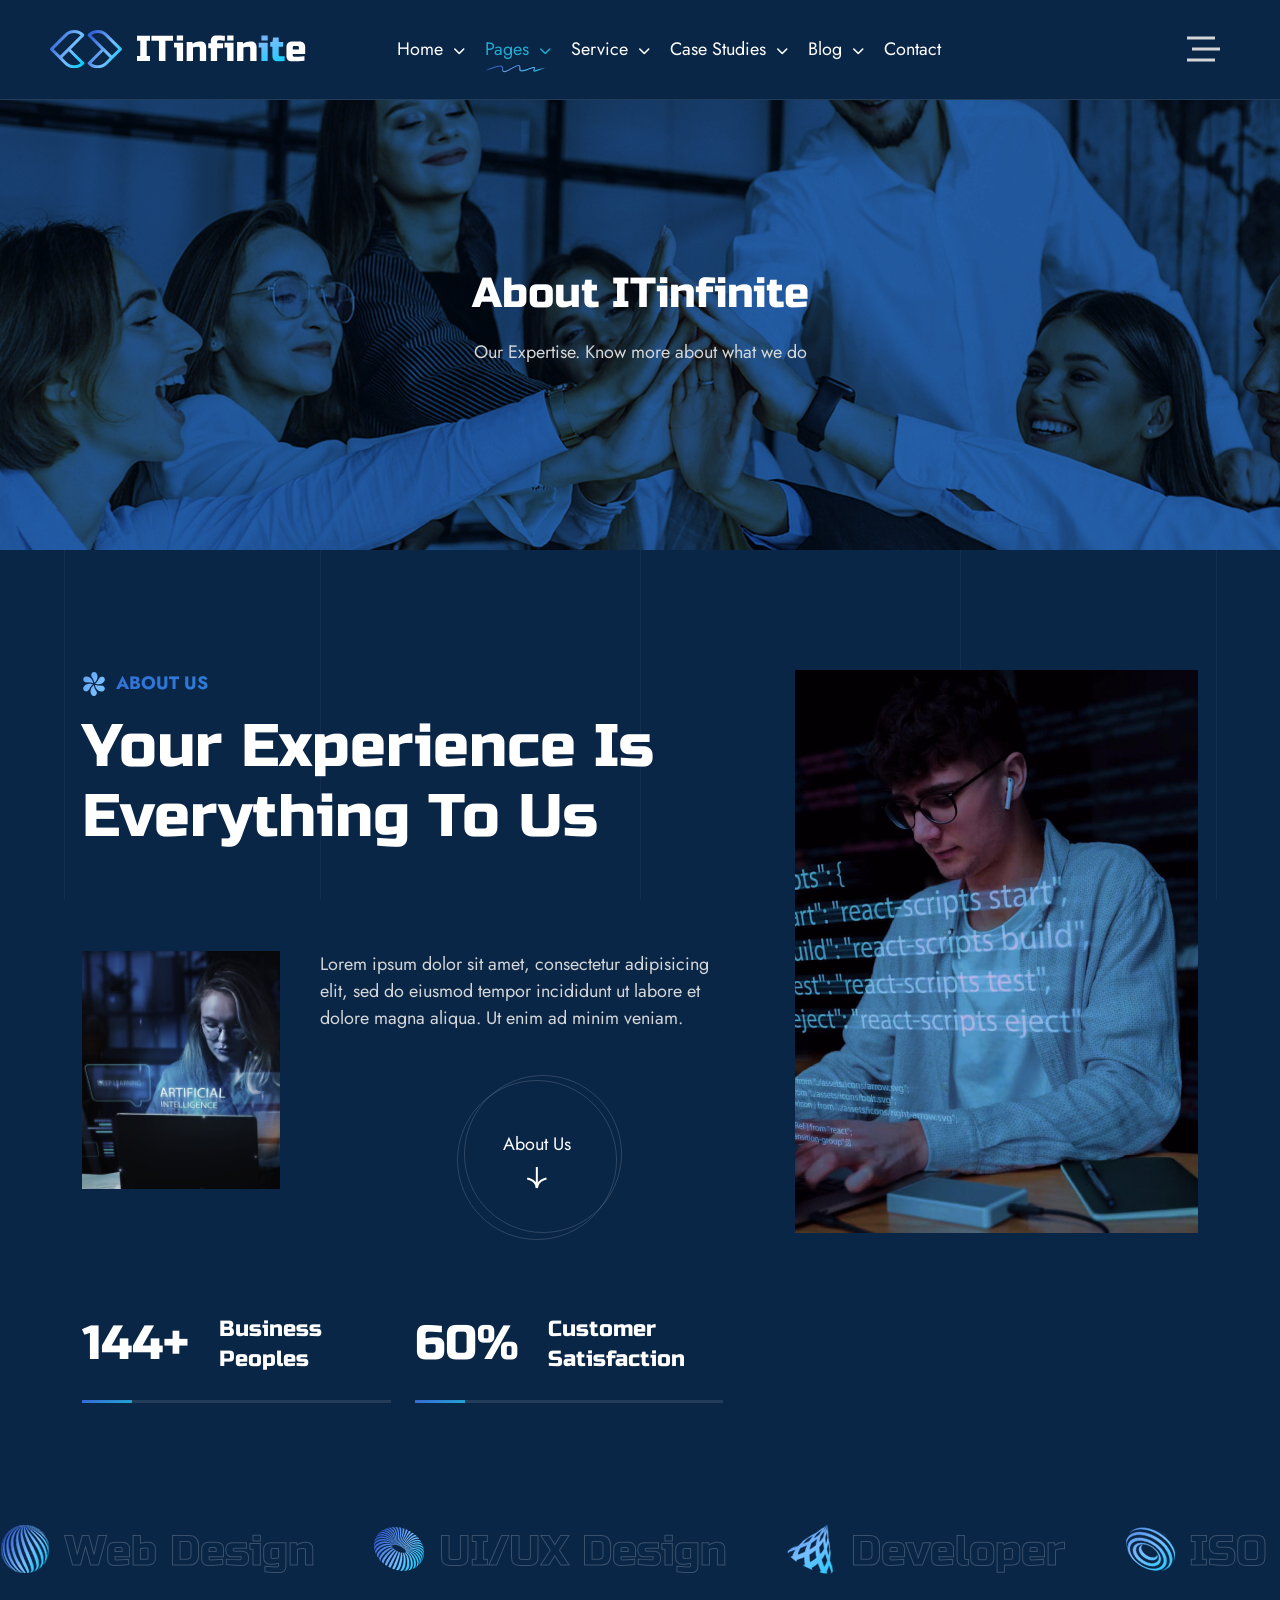
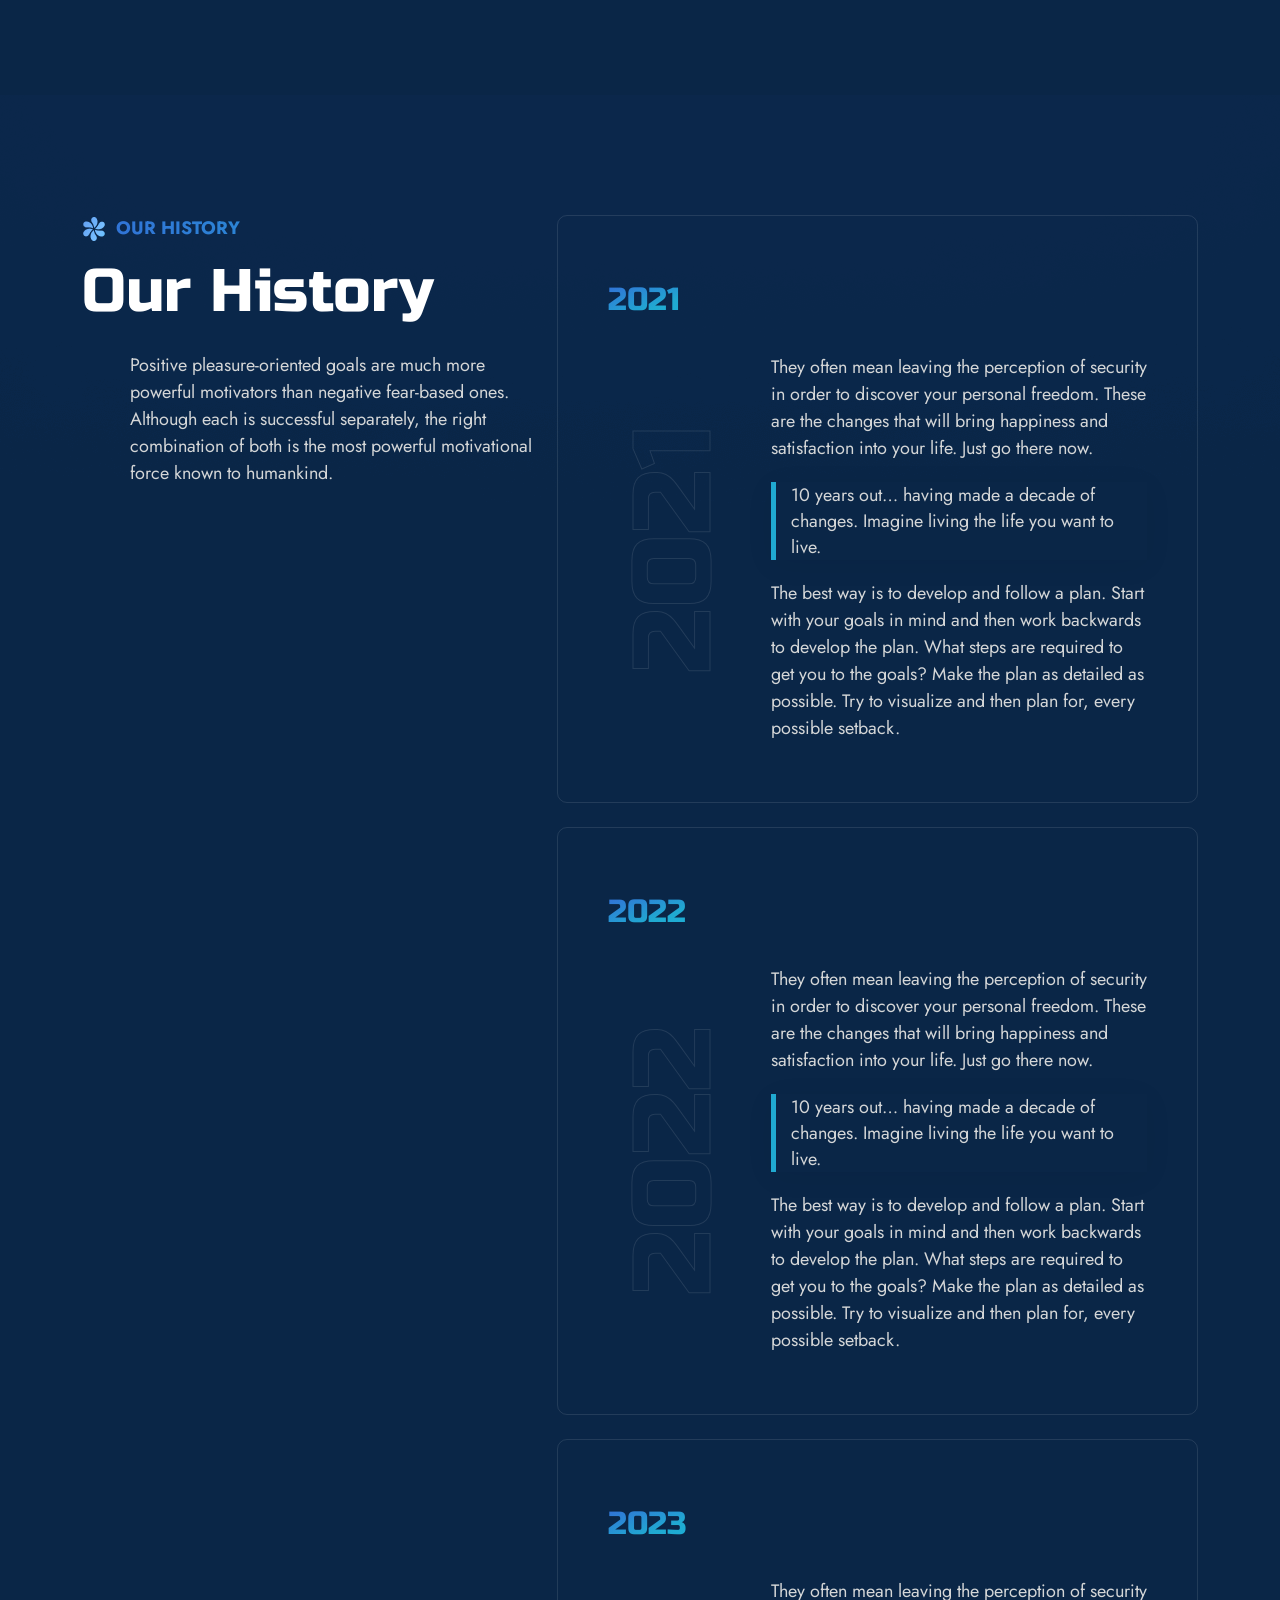
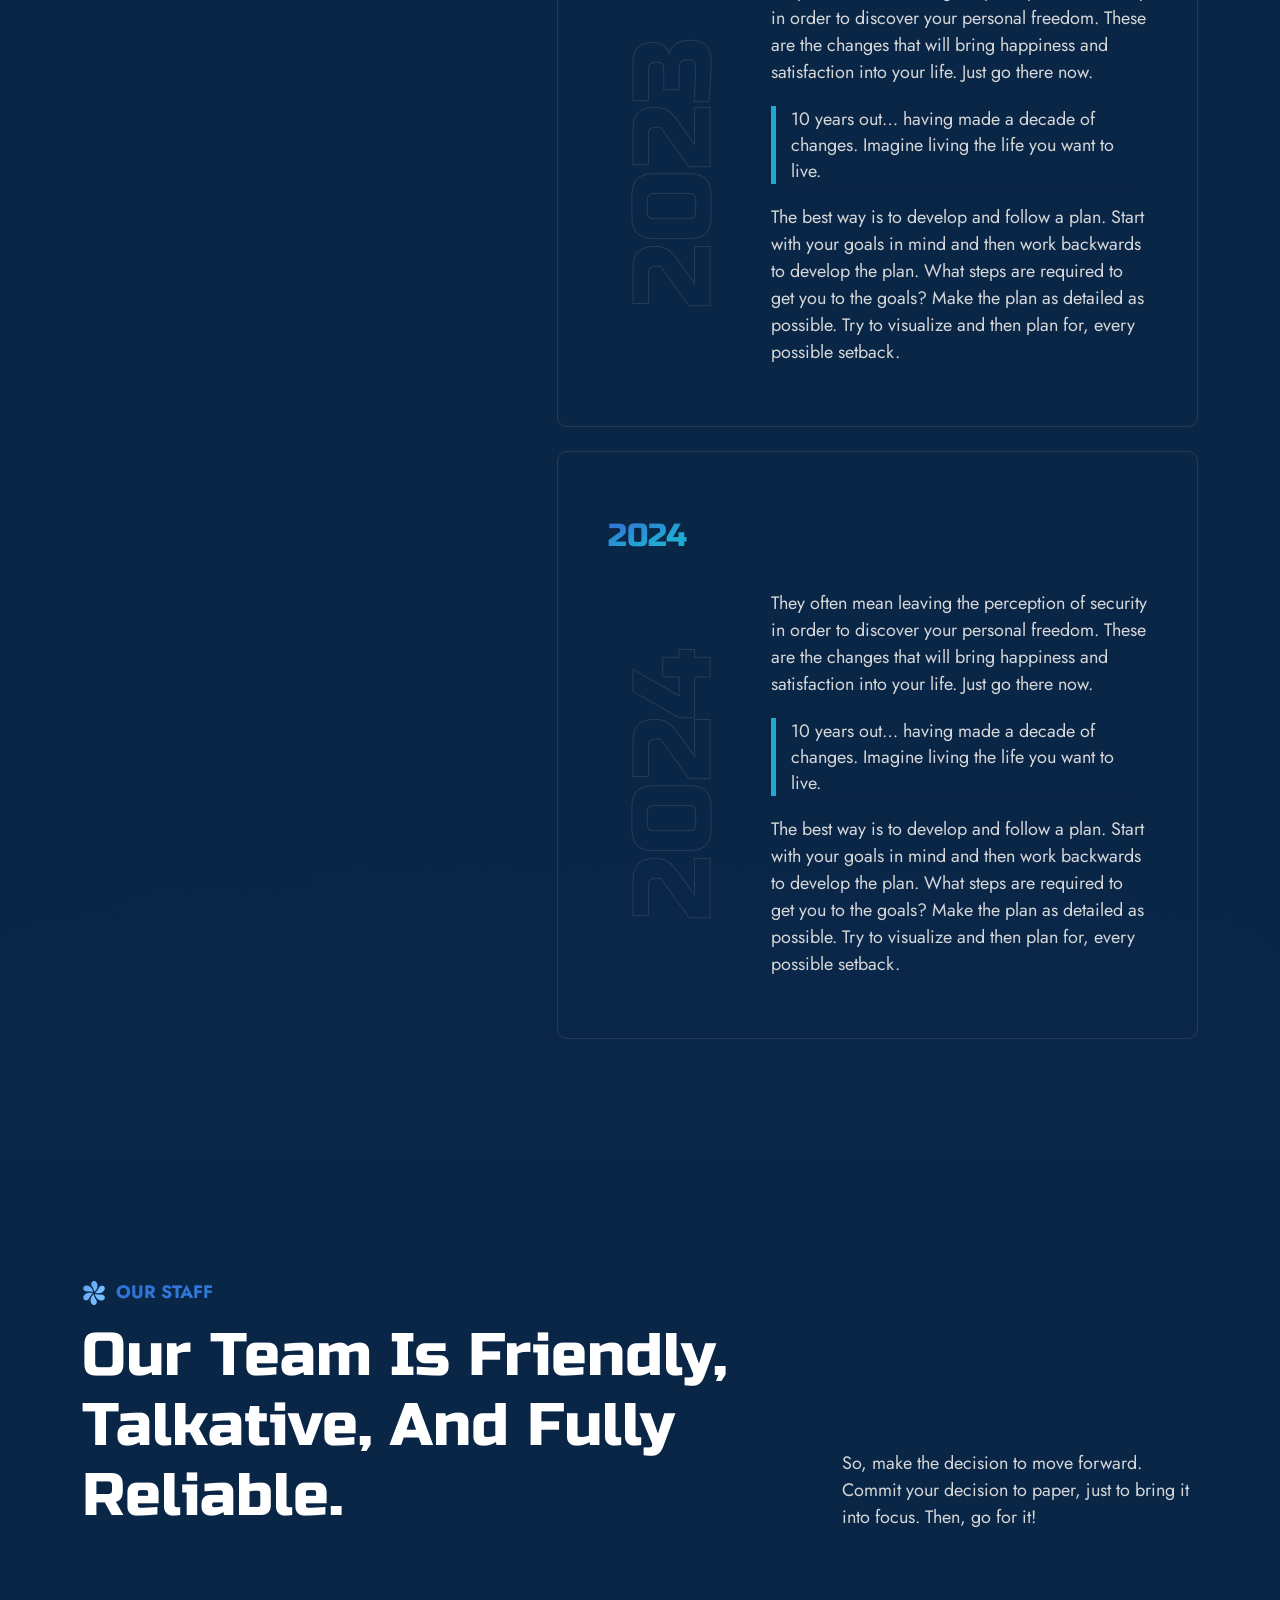
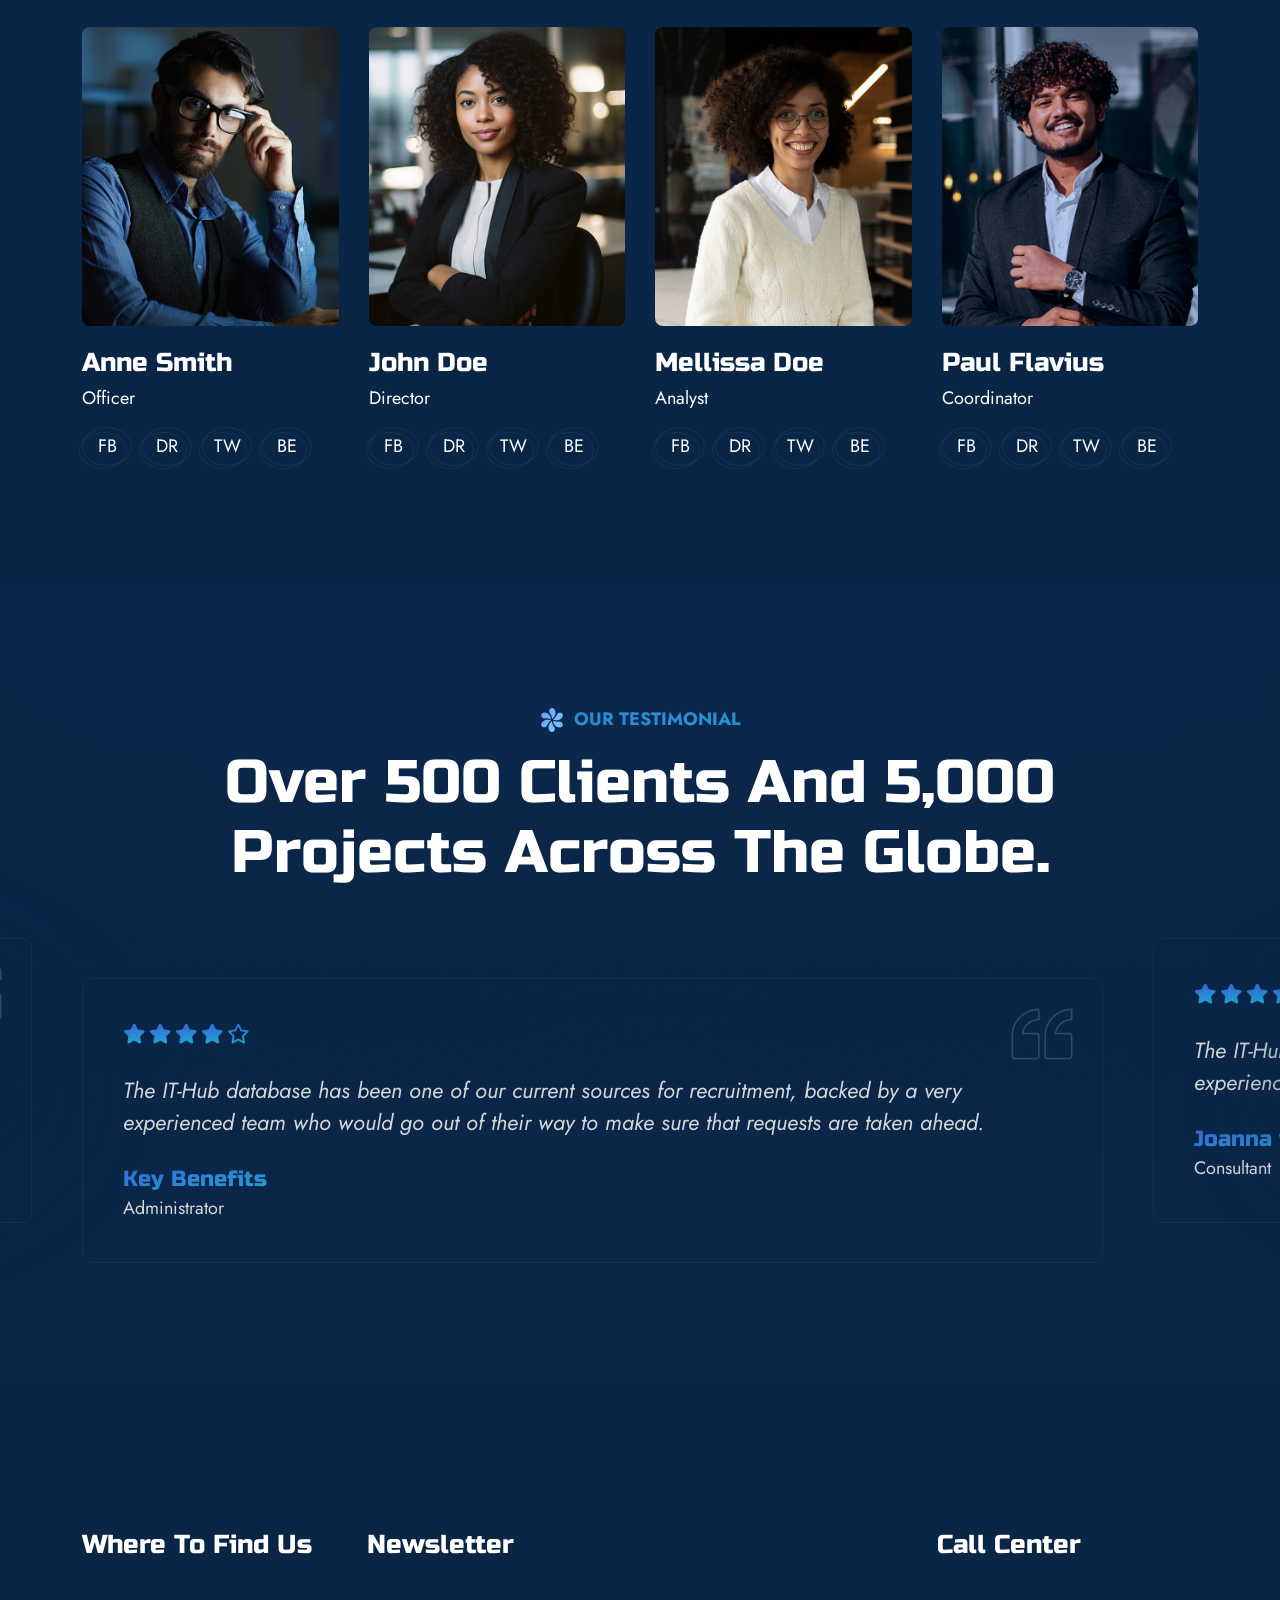
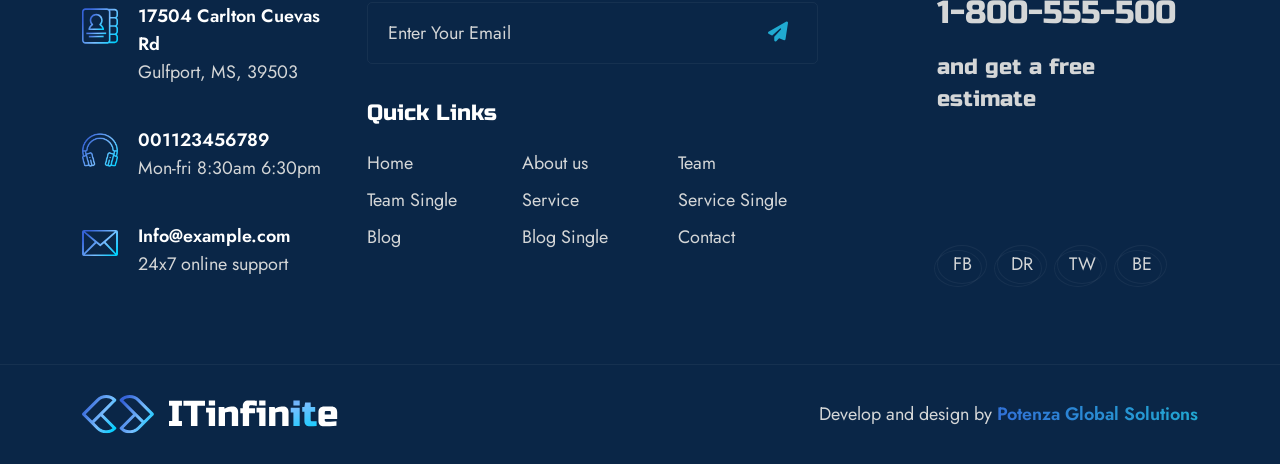
<file: about-us.html>
<!DOCTYPE html>
<html lang="zxx">
  <head>
    <meta charset="utf-8">
    <meta name="keywords" content="HTML5 Template">
    <meta name="description" content="IT Infinite - IT Solutions and Services Company HTML5 Template">
    <meta name="author" content="potenzaglobalsolutions.com">
    <meta name="viewport" content="width=device-width, initial-scale=1, shrink-to-fit=no">
    <title>IT Infinite - IT Solutions and Services Company HTML5 Template</title>
    <!-- Favicon -->
    <link rel="shortcut icon" href="images/favicon.ico">
    <!-- Google Font -->
    <link href="https://fonts.googleapis.com/css2?family=Jost:ital,wght@0,100..900;1,100..900&family=Russo+One&display=swap" rel="stylesheet">

    <!-- CSS Global Compulsory (Do not remove)-->
    <link rel="stylesheet" href="css/font-awesome/all.min.css">
    <link rel="stylesheet" href="css/bootstrap/bootstrap.min.css">
    <!-- Page CSS Implementing Plugins (Remove the plugin CSS here if site does not use that feature)-->
    <link rel="stylesheet" href="css/owl-carousel/owl.carousel.min.css">
    <link rel="stylesheet" href="css/swiper/swiper.min.css">
    <link rel="stylesheet" href="css/magnific-popup/magnific-popup.css">
    <!-- Template Style -->
    <link rel="stylesheet" href="css/style.css">
  </head>
  <body>

    <!--=================================
    cursor -->
    <div id="cursor">
      <div class="cursor__circle"></div>
    </div>
    <!--=================================
    cursor -->
    
    <div id="page" class="main">

      <!--=================================
      Header -->
      <header class="header header-default header-sticky">
        <div class="header-inner">
          <div class="site-logo">
            <a class="navbar-brand" href="index.html"><img class="img-fluid" src="images/logo.svg" alt="logo" /></a>
          </div>
          <div class="site-menu d-none d-xl-block">
            <ul class="main-menu">
              <li class="nav-item"><a class="nav-link" href="#">Home <i class="fa-solid fa-chevron-down"></i></a>
                <ul class="submenu">
                  <li><a class="nav-link" href="index.html">Home 01</a></li>
                  <li><a class="nav-link" href="index-02.html">Home 02</a></li>
                  <li><a class="nav-link" href="index-03.html">Home 03</a></li>
                </ul>
              </li>
              <li class="nav-item active"><a class="nav-link" href="#">Pages <i class="fa-solid fa-chevron-down"></i></a>
                <ul class="submenu">
                  <li><a class="nav-link active" href="about-us.html">About Us</a></li>
                  <li><a class="nav-link" href="pricing.html">Pricing</a></li>
                  <li><a class="nav-link" href="careers.html">Careers</a></li>
                  <li><a class="nav-link" href="contact-us.html">Contact</a></li>
                  <li><a class="nav-link" href="faq.html">Faq</a></li>
                  <li><a class="nav-link" href="team.html">Team</a></li>
                  <li><a class="nav-link" href="team-single.html">Team Single</a></li>
                  <li><a class="nav-link" href="typography.html">Typography</a></li>
                  <li><a class="nav-link" href="page-left-sidebar.html">Page Left Sidebar</a></li>
                  <li><a class="nav-link" href="page-right-sidebar.html">Page Right Sidebar</a></li>
                  <li><a class="nav-link" href="error-404.html">Error 404</a></li>
                  <li><a class="nav-link" href="coming-soon.html">Coming Soon</a></li>
                </ul>
              </li>
              <li class="nav-item"><a class="nav-link" href="#">Service <i class="fa-solid fa-chevron-down"></i></a>
                <ul class="submenu">
                  <li><a class="nav-link" href="service.html">Service</a></li>
                  <li><a class="nav-link" href="service-detail.html">Service Single</a></li>
                </ul>
              </li>
              <li class="nav-item"><a class="nav-link" href="#">Case Studies <i class="fa-solid fa-chevron-down"></i></a>
                <ul class="submenu">
                  <li><a class="nav-link" href="case-studies.html">Case Studies</a></li>
                  <li><a class="nav-link" href="case-studies-detail.html">Case Studies Single</a></li>
                </ul>
              </li>
              <li class="nav-item"><a class="nav-link" href="#">Blog <i class="fa-solid fa-chevron-down"></i></a>
                <ul class="submenu">
                  <li><a class="nav-link" href="blog.html">Blog Standard</a></li>
                  <li><a class="nav-link" href="blog-detail.html">Blog Single</a></li>
                </ul>
              </li>
              <li class="nav-item"><a class="nav-link" href="contact-us.html">Contact</a></li>
            </ul>
          </div>

          <div class="site-action d-none d-xl-block">
            <div class="action-hamburger">
              <a class="hamburger" href="#" data-bs-toggle="offcanvas" data-bs-target="#offcanvasRight" aria-controls="offcanvasRight">
                <span class="hamburger-container">
                  <span class="hamburger-inner"></span>
                  <span class="hamburger-hidden"></span>
                </span>
              </a>
            </div>
          </div>

          <div class="mobile-action d-block d-xl-none">
            <div class="mobile-hamburger">
              <a class="hamburger" href="#" data-bs-toggle="offcanvas" data-bs-target="#menuOffcanvas" aria-controls="menuOffcanvas">
                <span class="hamburger-container">
                  <span class="hamburger-inner"></span>
                  <span class="hamburger-hidden"></span>
                </span>
              </a>
            </div>
          </div>
        </div>
      </header>

      <!--=================================
      Main Menu OffCanvas -->
      <div class="offcanvas main-menu-offcanvas offcanvas-end" tabindex="-1" id="menuOffcanvas" aria-labelledby="menuOffcanvasLabel">
        <div class="offcanvas-header">
          <a id="menuOffcanvasLabel" class="navbar-brand" href="index.html"><img class="img-fluid" src="images/logo.svg" alt="logo" /></a>
          <button type="button" class="btn-close" data-bs-dismiss="offcanvas" aria-label="Close"><i class="fa-solid fa-xmark"></i></button>
        </div>
        <div class="offcanvas-body lenis-scroll-disable">
          <div class="body-inner">
            <nav class="navbar">
              <ul class="navbar-nav">
                <li class="nav-item dropdown">
                  <a class="nav-link dropdown-toggle" href="#" role="button" data-bs-toggle="dropdown" aria-expanded="false">Home</a>
                  <ul class="dropdown-menu">
                    <li><a class="dropdown-item" href="index.html">Home 01</a></li>
                    <li><a class="dropdown-item" href="index-02.html">Home 02</a></li>
                    <li><a class="dropdown-item" href="index-03.html">Home 03</a></li>
                  </ul>
                </li>
                <li class="nav-item dropdown">
                  <a class="nav-link dropdown-toggle" href="#" role="button" data-bs-toggle="dropdown" aria-expanded="false">Pages</a>
                  <ul class="dropdown-menu">
                    <li><a class="dropdown-item active" href="about-us.html">About Us</a></li>
                    <li><a class="dropdown-item" href="pricing.html">Pricing</a></li>
                    <li><a class="dropdown-item" href="careers.html">Careers</a></li>
                    <li><a class="dropdown-item" href="contact-us.html">Contact</a></li>
                    <li><a class="dropdown-item" href="faq.html">Faq</a></li>
                    <li><a class="dropdown-item" href="team.html">Team</a></li>
                    <li><a class="dropdown-item" href="team-single.html">Team Single</a></li>
                    <li><a class="dropdown-item" href="typography.html">Typography</a></li>
                    <li><a class="dropdown-item" href="page-left-sidebar.html">Page Left Sidebar</a></li>
                    <li><a class="dropdown-item" href="page-right-sidebar.html">Page Right Sidebar</a></li>
                    <li><a class="dropdown-item" href="error-404.html">Error 404</a></li>
                    <li><a class="dropdown-item" href="coming-soon.html">Coming Soon</a></li>
                  </ul>
                </li>
                <li class="nav-item dropdown">
                  <a class="nav-link dropdown-toggle" href="#" role="button" data-bs-toggle="dropdown" aria-expanded="false">Service</a>
                  <ul class="dropdown-menu">
                    <li><a class="dropdown-item" href="service.html">Service</a></li>
                    <li><a class="dropdown-item" href="service-detail.html">Service Single</a></li>
                  </ul>
                </li>
                <li class="nav-item dropdown">
                  <a class="nav-link dropdown-toggle" href="#" role="button" data-bs-toggle="dropdown" aria-expanded="false">Case Studies</a>
                  <ul class="dropdown-menu">
                    <li><a class="dropdown-item" href="case-studies.html">Case Studies</a></li>
                    <li><a class="dropdown-item" href="case-studies-detail.html">Case Studies Single</a></li>
                  </ul>
                </li>
                <li class="nav-item dropdown">
                  <a class="nav-link dropdown-toggle" href="#" role="button" data-bs-toggle="dropdown" aria-expanded="false">Blog</a>
                  <ul class="dropdown-menu">
                    <li><a class="dropdown-item" href="blog.html">Blog Standard</a></li>
                    <li><a class="dropdown-item" href="blog-detail.html">Blog Single</a></li>
                  </ul>
                </li>
                <li class="nav-item"><a class="nav-link" href="contact-us.html">Contact</a></li>
              </ul>
            </nav>
            <div class="bottom-info">
              <div class="contact-info">
                <span class="number">+1 234 567 8910</span>
                <a class="mail" href="#"><i class="fa-regular fa-envelope"></i>info@gmail.com</a>
                <span class="text">Looking for collaboration for your next creative project?</span>
              </div>
            </div>
          </div>
        </div>
      </div>

      <!--=================================
      Header Side Panel -->
      <div class="offcanvas offcanvas-end sidepanel-offcanvas" tabindex="-1" id="offcanvasRight">
        <div class="offcanvas-header">
          <button type="button" class="btn-close" data-bs-dismiss="offcanvas" aria-label="Close"><i class="fa-solid fa-xmark"></i></button>
        </div>

        <div class="offcanvas-body lenis-scroll-disable">
          <div class="body-inner">
            <div class="about-info">
              <h4 class="title mb-3">Scalable Business for Startups</h4>
              <p>Get the oars in the water and start rowing. Execution is the single biggest factor in achievement so the faster and better your execution.</p>
            </div>
            <div class="socail-info">
              <ul class="socail-list-item">
                <li><a href="#"><i class="fa-brands fa-facebook-f"></i>Facebook</a></li>
                <li><a href="#"><i class="fa-brands fa-instagram"></i>Instagram</a></li>
                <li><a href="#"><i class="fa-brands fa-x-twitter"></i>Twitter</a></li>
                <li><a href="#"><i class="fa-brands fa-dribbble"></i>Dribbble</a></li>
              </ul>
            </div>
            <div class="contact-info">
              <span class="number">+1 234 567 8910</span>
              <a class="mail" href="#"><i class="fa-regular fa-envelope"></i>info@gmail.com</a>
              <span class="text">Looking for collaboration for your next creative project?</span>
            </div>
          </div>
        </div>
      </div>


      <div class="site-content">

      <div class="container-fluid">
        <div class="item-efftect">
           <div class="efftect overflow-hidden"></div>
           <div class="efftect overflow-hidden"></div>
           <div class="efftect overflow-hidden"></div>
           <div class="efftect overflow-hidden"></div>
           <div class="efftect overflow-hidden"></div>
        </div>
      </div>

        <!--=================================
        Page Header -->
        <div class="inner-header bg-holder" style="background-image: url(images/banner/inner-header/page-header-01.jpg);">
          <div class="container">
            <div class="row  justify-content-center">
              <div class="col-md-12 text-center">
                <h1 class="title">About ITinfinite</h1>
                <p>Our Expertise. Know more about what we do</p>
              </div>
            </div>
          </div>
        </div>

        <div class="content-wrapper">

          <!--=================================
          About Info -->
          <section class="space-pt z-index-2">
            <div class="container">
              <div class="row justify-content-between">
                <div class="col-lg-7 mb-5 mb-lg-0">
                  <div class="section-title pb-0 pb-lg-4">
                    <span class="sub-title"><img class="img-fluid" src="images/subtitle-icon.png" alt=""> About Us</span>
                    <h2 class="title"> Your experience is everything to us </h2>
                  </div>
                   <div class="row">
                     <div class="col-sm-4">
                        <img class="img-fluid" src="images/about/about-03.jpg" alt="#">
                     </div>
                     <div class="col-sm-8">
                      <p class="ps-lg-3 mt-4 mt-sm-0">Lorem ipsum dolor sit amet, consectetur adipisicing elit, sed do eiusmod tempor incididunt ut labore et dolore magna aliqua. Ut enim ad minim veniam.</p>
                     <div class="d-flex justify-content-center mt-5 ms-sm-5 ms-0">
                       <a class="btn btn-effect" href="#">
                        <span>About Us</span>
                        <svg width="20" height="22" viewBox="0 0 20 22" fill="none" xmlns="http://www.w3.org/2000/svg"><g clip-path="url(#clip0_59_253)"><path d="M19.4854 11.4293L17.0513 12.221C13.1214 13.4993 10.3036 16.9595 9.84784 21.0668C9.49371 16.981 6.71926 13.5081 2.81255 12.2604L0.210283 11.4293" stroke="white" stroke-width="2"/><path d="M9.83594 20.8889L9.83594 0" stroke="white" stroke-width="2"/></g><defs><clipPath id="clip0_59_253"><rect width="21.3333" height="20" fill="white" transform="translate(20) rotate(90)"/></clipPath></defs></svg>
                       </a>
                      </div>
                     </div>
                   </div>
                   <div class="row mt-4 mt-sm-5">
                    <div class="col-sm-6">
                      <div class="counter counter-style-1">
                        <div class="counter-number"><span class="timer mb-0" data-to="240" data-speed="2000">240</span><span class="suffix">+</span></div>
                        <div class="counter-info"><span class="counter-title">Business Peoples</span></div>
                      </div>
                    </div>
                    <div class="col-sm-6">
                      <div class="counter counter-style-1">
                        <div class="counter-number"><span class="timer mb-0" data-to="100" data-speed="2000">100</span><span class="suffix">%</span></div>
                        <div class="counter-info"><span class="counter-title">Customer Satisfaction</span></div>
                      </div>
                    </div>
                   </div>
                </div>
                <div class="col-lg-5">
                  <img class="img-fluid ps-lg-5" src="images/about/about-01.jpg" alt="#">
                </div>
              </div>
            </div>
          </section>
          <!--=================================
          About Info -->

          <!--=================================
          Client Logo -->
          <div class="space-ptb ">
            <div class="container-fluid p-0">
              <div class="row g-0">
                <div class="col-md-12">
                  <div class="marquee-wrapper">
                    <div class="marquee-inner">
                      <div class="marquee-item">
                        <span class="icon"><img class="img-fluid" src="images/client-logo/brand-icon1.png" alt="" /></span>
                        <span class="title">Web Design</span>
                      </div>
                      <div class="marquee-item">
                        <span class="icon"><img class="img-fluid" src="images/client-logo/brand-icon2.png" alt="" /></span>
                        <span class="title">UI/UX Design</span>
                      </div>
                      <div class="marquee-item">
                        <span class="icon"><img class="img-fluid" src="images/client-logo/brand-icon3.png" alt="" /></span>
                        <span class="title">Developer</span>
                      </div>
                      <div class="marquee-item">
                        <span class="icon"><img class="img-fluid" src="images/client-logo/brand-icon4.png" alt="" /></span>
                        <span class="title">ISO Developer</span>
                      </div>
                      <div class="marquee-item">
                        <span class="icon"><img class="img-fluid" src="images/client-logo/brand-icon5.png" alt="" /></span>
                        <span class="title">Digital Agency</span>
                      </div>
                      <div class="marquee-item">
                        <span class="icon"><img class="img-fluid" src="images/client-logo/brand-icon1.png" alt="" /></span>
                        <span class="title">Web Design</span>
                      </div>
                      <div class="marquee-item">
                        <span class="icon"><img class="img-fluid" src="images/client-logo/brand-icon2.png" alt="" /></span>
                        <span class="title">UI/UX Design</span>
                      </div>
                      <div class="marquee-item">
                        <span class="icon"><img class="img-fluid" src="images/client-logo/brand-icon3.png" alt="" /></span>
                        <span class="title">Developer</span>
                      </div>
                      <div class="marquee-item">
                        <span class="icon"><img class="img-fluid" src="images/client-logo/brand-icon4.png" alt="" /></span>
                        <span class="title">ISO Developer</span>
                      </div>
                      <div class="marquee-item">
                        <span class="icon"><img class="img-fluid" src="images/client-logo/brand-icon5.png" alt="" /></span>
                        <span class="title">Digital Agency</span>
                      </div>
                    </div>
                  </div>
                </div>
              </div>
            </div>
          </div>
          <!--=================================
          Client Logo -->

          <!--=================================
          History -->
          <section class="space-pt bg-black ellipse-top">
            <div class="space-pb ellipse-bottom">
              <div class="container">
                <div class="row">
                  <div class="col-lg-5">
                    <div class="sticky-top" style="top: 80px;">
                    <div class="section-title mb-0">
                      <span class="sub-title"><img class="img-fluid" src="images/subtitle-icon.png" alt="" /> Our History</span>
                      <h2 class="title">Our History</h2>
                    </div >
                    <p class="mb-5 mb-lg-0 ms-lg-5">Positive pleasure-oriented goals are much more powerful motivators than negative fear-based ones. Although each is successful separately, the right combination of both is the most powerful motivational force known to humankind.</p>
                    </div>
                  </div>
                  <div class="col-lg-7">
                    <div class="history-wrapper">
                      <div class="history-year-sm">2021</div>
                      <div class="history-info">
                        <div class="history-year-lg">2021</div>
                        <div class="history-content">
                          <p>They often mean leaving the perception of security in order to discover your personal freedom. These are the changes that will bring happiness and satisfaction into your life. Just go there now.</p>
                          <blockquote>10 years out… having made a decade of changes. Imagine living the life you want to live.</blockquote>
                          <p>The best way is to develop and follow a plan. Start with your goals in mind and then work backwards to develop the plan. What steps are required to get you to the goals? Make the plan as detailed as possible. Try to visualize and then plan for, every possible setback.</p>
                        </div>
                      </div>
                    </div>
                    <div class="history-wrapper mt-4 mb-4">
                      <div class="history-year-sm">2022</div>
                      <div class="history-info">
                        <div class="history-year-lg">2022</div>
                        <div class="history-content">
                          <p>They often mean leaving the perception of security in order to discover your personal freedom. These are the changes that will bring happiness and satisfaction into your life. Just go there now.</p>
                          <blockquote>10 years out… having made a decade of changes. Imagine living the life you want to live.</blockquote>
                          <p>The best way is to develop and follow a plan. Start with your goals in mind and then work backwards to develop the plan. What steps are required to get you to the goals? Make the plan as detailed as possible. Try to visualize and then plan for, every possible setback.</p>
                        </div>
                      </div>
                    </div>
                    <div class="history-wrapper mt-4 mb-4">
                      <div class="history-year-sm">2023</div>
                      <div class="history-info">
                        <div class="history-year-lg">2023</div>
                        <div class="history-content">
                          <p>They often mean leaving the perception of security in order to discover your personal freedom. These are the changes that will bring happiness and satisfaction into your life. Just go there now.</p>
                          <blockquote>10 years out… having made a decade of changes. Imagine living the life you want to live.</blockquote>
                          <p>The best way is to develop and follow a plan. Start with your goals in mind and then work backwards to develop the plan. What steps are required to get you to the goals? Make the plan as detailed as possible. Try to visualize and then plan for, every possible setback.</p>
                        </div>
                      </div>
                    </div>
                    <div class="history-wrapper">
                      <div class="history-year-sm">2024</div>
                      <div class="history-info">
                        <div class="history-year-lg">2024</div>
                        <div class="history-content">
                          <p>They often mean leaving the perception of security in order to discover your personal freedom. These are the changes that will bring happiness and satisfaction into your life. Just go there now.</p>
                          <blockquote>10 years out… having made a decade of changes. Imagine living the life you want to live.</blockquote>
                          <p>The best way is to develop and follow a plan. Start with your goals in mind and then work backwards to develop the plan. What steps are required to get you to the goals? Make the plan as detailed as possible. Try to visualize and then plan for, every possible setback.</p>
                        </div>
                      </div>
                    </div>

                  </div>
                </div>
              </div>
            </div>
          </section>
          <!--=================================
          History -->

          <!--=================================
          Our Staff -->
          <section class="space-ptb bg-black z-index-2">
            <div class="container">
              <div class="row">
                <div class="col-xxl-6 col-lg-8">
                  <div class="section-title mb-lg-0">
                    <span class="sub-title"><img class="img-fluid" src="images/subtitle-icon.png" alt=""> Our Staff</span>
                    <h2 class="title mb-0">Our team is friendly, talkative, and fully reliable.</h2>
                  </div>
                </div>
                 <div class="col-xxl-6 col-lg-4 align-self-end">
                  <p class="mb-0 ps-xxl-5">So, make the decision to move forward. Commit your decision to paper, just to bring it into focus. Then, go for it!</p>
                 </div>
              </div>

              <div class="row mt-xl-5 pt-5">
                <div class="col-md-12">
                  <div class="team-boxs grid-wrapper grid-xl-4 grid-lg-3 grid-md-2 grid-sm-2 grid-xs-1">
                    <div class="team-item team-style-1">
                      <div class="team-img">
                        <img class="img-fluid" src="images/team/01.jpg" alt="" />
                        <div class="image-overlay"><img class="img-fluid" src="images/team/symbol.png" alt="" /></div>
                      </div>
                      <div class="team-info">
                        <a href="team-detail.html" class="team-title">Anne Smith</a>
                        <span class="team-destination">Officer</span>
                        <div class="team-social">
                          <ul>
                            <li><a href="#">Fb</a></li>
                            <li><a href="#">Dr</a></li>
                            <li><a href="#">Tw</a></li>
                            <li><a href="#">Be</a></li>
                          </ul>
                        </div>
                      </div>
                    </div>
                    <div class="team-item team-style-1">
                      <div class="team-img">
                        <img class="img-fluid" src="images/team/02.jpg" alt="" />
                        <div class="image-overlay"><img class="img-fluid" src="images/team/symbol.png" alt="" /></div>
                      </div>
                      <div class="team-info">
                        <a href="team-detail.html" class="team-title">John Doe</a>
                        <span class="team-destination">Director</span>
                        <div class="team-social">
                          <ul>
                            <li><a href="#">Fb</a></li>
                            <li><a href="#">Dr</a></li>
                            <li><a href="#">Tw</a></li>
                            <li><a href="#">Be</a></li>
                          </ul>
                        </div>
                      </div>
                    </div>
                    <div class="team-item team-style-1">
                      <div class="team-img">
                        <img class="img-fluid" src="images/team/03.jpg" alt="" />
                        <div class="image-overlay"><img class="img-fluid" src="images/team/symbol.png" alt="" /></div>
                      </div>
                      <div class="team-info">
                        <a href="team-detail.html" class="team-title">Mellissa Doe</a>
                        <span class="team-destination">Analyst</span>
                        <div class="team-social">
                          <ul>
                            <li><a href="#">Fb</a></li>
                            <li><a href="#">Dr</a></li>
                            <li><a href="#">Tw</a></li>
                            <li><a href="#">Be</a></li>
                          </ul>
                        </div>
                      </div>
                    </div>
                    <div class="team-item team-style-1">
                      <div class="team-img">
                        <img class="img-fluid" src="images/team/04.jpg" alt="" />
                        <div class="image-overlay"><img class="img-fluid" src="images/team/symbol.png" alt="" /></div>
                      </div>
                      <div class="team-info">
                        <a href="team-detail.html" class="team-title">Paul Flavius</a>
                        <span class="team-destination">Coordinator</span>
                        <div class="team-social">
                          <ul>
                            <li><a href="#">Fb</a></li>
                            <li><a href="#">Dr</a></li>
                            <li><a href="#">Tw</a></li>
                            <li><a href="#">Be</a></li>
                          </ul>
                        </div>
                      </div>
                    </div>
                  </div>
                </div>
              </div>

            </div>
          </section>
          <!--=================================
          Our Staff -->

          <!--=================================
          Our Testimonial -->
          <section class="space-pt testimonial-section overflow-hidden bg-black ellipse-top">
            <div class="space-pb ellipse-bottom">
              <div class="container">
                <div class="row justify-content-center">
                  <div class="col-md-10">
                    <div class="section-title text-center">
                      <span class="sub-title justify-content-center"><img class="img-fluid" src="images/subtitle-icon.png" alt=""> Our Testimonial</span>
                      <h2 class="title"> Over 500 clients and 5,000 projects across the globe.</h2>
                    </div>
                  </div>
                </div>
                <div class="row justify-content-start">
                  <div class="col-md-11">
                    <div class="owl-carousel slider-overflow" data-cursor-type="text" data-custom-text="Drag" data-nav-arrow="false" data-items="2" data-lg-items="1" data-md-items="1" data-sm-items="1" data-space="50">
                      <div class="item">
                        <div class="testimonial-wrapper testimonial-style-2">
                          <div class="testimonial-ratings">
                            <i class="fa-solid fa-star"></i>
                            <i class="fa-solid fa-star"></i>
                            <i class="fa-solid fa-star"></i>
                            <i class="fa-solid fa-star"></i>
                            <i class="fa-regular fa-star"></i>
                          </div>
                          <div class="testimonial-quote"><img class="img-fluid" src="images/quote-icon-01.png" alt="" /></div>
                          <div class="testimonial-content">
                            <p>The IT-Hub database has been one of our current sources for recruitment, backed by a very experienced team who would go out of their way to make sure that requests are taken ahead.</p>
                          </div>
                          <div class="testimonial-author">
                            <div class="author-info">
                              <h6 class="author-name">Key Benefits</h6>
                              <span class="author-position">Administrator</span>
                            </div>
                          </div>
                        </div>
                      </div>
                      <div class="item">
                        <div class="testimonial-wrapper testimonial-style-2">
                          <div class="testimonial-ratings">
                            <i class="fa-solid fa-star"></i>
                            <i class="fa-solid fa-star"></i>
                            <i class="fa-solid fa-star"></i>
                            <i class="fa-solid fa-star"></i>
                            <i class="fa-regular fa-star"></i>
                          </div>
                          <div class="testimonial-quote"><img class="img-fluid" src="images/quote-icon-01.png" alt="" /></div>
                          <div class="testimonial-content">
                            <p>The IT-Hub database has been one of our current sources for recruitment, backed by a very experienced team who would go out of their way to make sure that requests are taken ahead.</p>
                          </div>
                          <div class="testimonial-author">
                            <div class="author-info">
                              <h6 class="author-name">Joanna williams</h6>
                              <span class="author-position">Consultant</span>
                            </div>
                          </div>
                        </div>
                      </div>
                      <div class="item">
                        <div class="testimonial-wrapper testimonial-style-2">
                          <div class="testimonial-ratings">
                            <i class="fa-solid fa-star"></i>
                            <i class="fa-solid fa-star"></i>
                            <i class="fa-solid fa-star"></i>
                            <i class="fa-solid fa-star"></i>
                            <i class="fa-regular fa-star"></i>
                          </div>
                          <div class="testimonial-quote"><img class="img-fluid" src="images/quote-icon-01.png" alt="" /></div>
                          <div class="testimonial-content">
                            <p>The IT-Hub database has been one of our current sources for recruitment, backed by a very experienced team who would go out of their way to make sure that requests are taken ahead.</p>
                          </div>
                          <div class="testimonial-author">
                            <div class="author-info">
                              <h6 class="author-name">Anne Smith</h6>
                              <span class="author-position">Officer</span>
                            </div>
                          </div>
                        </div>
                      </div>
                      <div class="item">
                        <div class="testimonial-wrapper testimonial-style-2">
                          <div class="testimonial-ratings">
                            <i class="fa-solid fa-star"></i>
                            <i class="fa-solid fa-star"></i>
                            <i class="fa-solid fa-star"></i>
                            <i class="fa-solid fa-star"></i>
                            <i class="fa-regular fa-star"></i>
                          </div>
                          <div class="testimonial-quote"><img class="img-fluid" src="images/quote-icon-01.png" alt="" /></div>
                          <div class="testimonial-content">
                            <p>The IT-Hub database has been one of our current sources for recruitment, backed by a very experienced team who would go out of their way to make sure that requests are taken ahead.</p>
                          </div>
                          <div class="testimonial-author">
                            <div class="author-info">
                              <h6 class="author-name">John Doe</h6>
                              <span class="author-position">Director</span>
                            </div>
                          </div>
                        </div>
                      </div>
                    </div>
                  </div>
                </div>
              </div>
            </div>
          </section>
          <!--=================================
          Our Testimonial -->

        </div>
      </div>

      <!--=================================
      Site Footer -->
      <footer class="site-footer footer-dark">
        <div class="footer-main">
          <div class="container">
            <div class="row">
              <div class="col-xl-3 col-md-5">
                <div class="widget widget-address-info">
                  <h5 class="widget-title">Where To Find Us</h5>
                  <ul class="address-info-list">
                    <li><i class="icon"><img class="img-fluid" src="images/svg/address-info-contacts.svg" alt="" /></i><span class="info"><span>17504 Carlton Cuevas Rd </span>Gulfport, MS, 39503</span></li>
                    <li><i class="icon"><img class="img-fluid" src="images/svg/address-info-headphone.svg" alt="" /></i><span class="info"><span>001123456789 </span>Mon-fri 8:30am 6:30pm</span></li>
                    <li><i class="icon"><img class="img-fluid" src="images/svg/address-info-email.svg" alt="" /></i><span class="info"><span>Info@example.com </span>24x7 online support</span></li>
                  </ul>
                </div>
              </div>
              <div class="col-xl-5 col-md-7">
                <div class="widget">
                  <h5 class="widget-title">Newsletter</h5>
                  <div class="widget widget-newsletter mb-4 pb-2">
                    <form class="newsletter-form">
                      <input type="text" class="form-control" placeholder="Enter Your Email">
                      <button type="submit" class="subscribe-btn"><i class="fa-solid fa-paper-plane"></i></button>
                    </form>
                  </div>
                  <div class="widget widget-menu">
                    <h6 class="widget-title">Quick Links</h6>
                    <ul class="list-unstyled list-col-3 mb-0">
                      <li><a href="index.html">Home</a></li>
                      <li><a href="about-us.html">About us</a></li>
                      <li><a href="team.html">Team</a></li>
                      <li><a href="team-single.html">Team Single</a></li>
                      <li><a href="service.html">Service</a></li>
                      <li><a href="service-detail.html">Service Single</a></li>
                      <li><a href="blog.html">Blog</a></li>
                      <li><a href="blog-detail.html">Blog Single</a></li>
                      <li><a href="contact-us.html">Contact</a></li>
                    </ul>
                  </div>
                </div>
              </div>
              <div class="col-xl-3 col-md-12 ms-auto">
                <div class="widget widget-info">
                  <h5 class="widget-title">Call Center</h5>
                  <a class="number" href="tel:+1800555500">1-800-555-500</a>
                  <h6 class="title">and get a free estimate</h6>
                </div>
                <div class="widget-socail">
                  <ul class="socail-icon">
                    <li><a href="#">Fb</a></li>
                    <li><a href="#">Dr</a></li>
                    <li><a href="#">Tw</a></li>
                    <li><a href="#">Be</a></li>
                  </ul>
                </div>
              </div>
            </div>

          </div>
        </div>
        <div class="footer-copyright">
          <div class="container">
            <div class="row align-items-center">
              <div class="col-lg-6"><p><a class="footer-logo" href="index.html"><img class="img-fluid" src="images/logo.svg" alt="logo" /></a></p></div>
              <div class="col-lg-6 text-lg-end"><p>Develop and design by <a href="#">Potenza Global Solutions</a></p></div>
            </div>
          </div>
        </div>
      </footer>

      <!--=================================
      Back To Top -->
      <div class="back-to-top">
        <svg class="progress-circle svg-content" width="100%" height="100%" viewBox="-1 -1 102 102">
          <path d="M50,1 a49,49 0 0,1 0,98 a49,49 0 0,1 0,-98"/>
        </svg>
      </div>

    </div>
    <!--=================================
    Javascript -->
    <!-- JS Global Compulsory (Do not remove)-->
    <script src="js/jquery-3.7.1.min.js"></script>
    <script src="js/jquery.appear.js"></script>
    <script src="js/popper/popper.min.js"></script>
    <script src="js/bootstrap/bootstrap.min.js"></script>
    <!-- Page JS Implementing Plugins (Remove the plugin script here if site does not use that feature)-->
    <script src="js/owl-carousel/owl.carousel.min.js"></script>
    <script src="js/jarallax/jarallax.min.js"></script>
    <script src="js/jarallax/jarallax-video.min.js"></script>
    <script src="js/swiper/swiper.min.js"></script>
    <script src="js/swiperanimation/SwiperAnimation.min.js"></script>
    <script src="js/shuffle/shuffle.min.js"></script>
    <script src="js/magnific-popup/jquery.magnific-popup.js"></script>
    <script src="js/counter/jquery.countTo.js"></script>
    <script src="js/gsap.min.js"></script>
    <script src="js/attractHover.js"></script>
    <script src="js/lenis.min.js"></script>
    <script src="js/custom.js"></script> <!-- Template Scripts (Do not remove)-->
  </body>
</html>
</file>
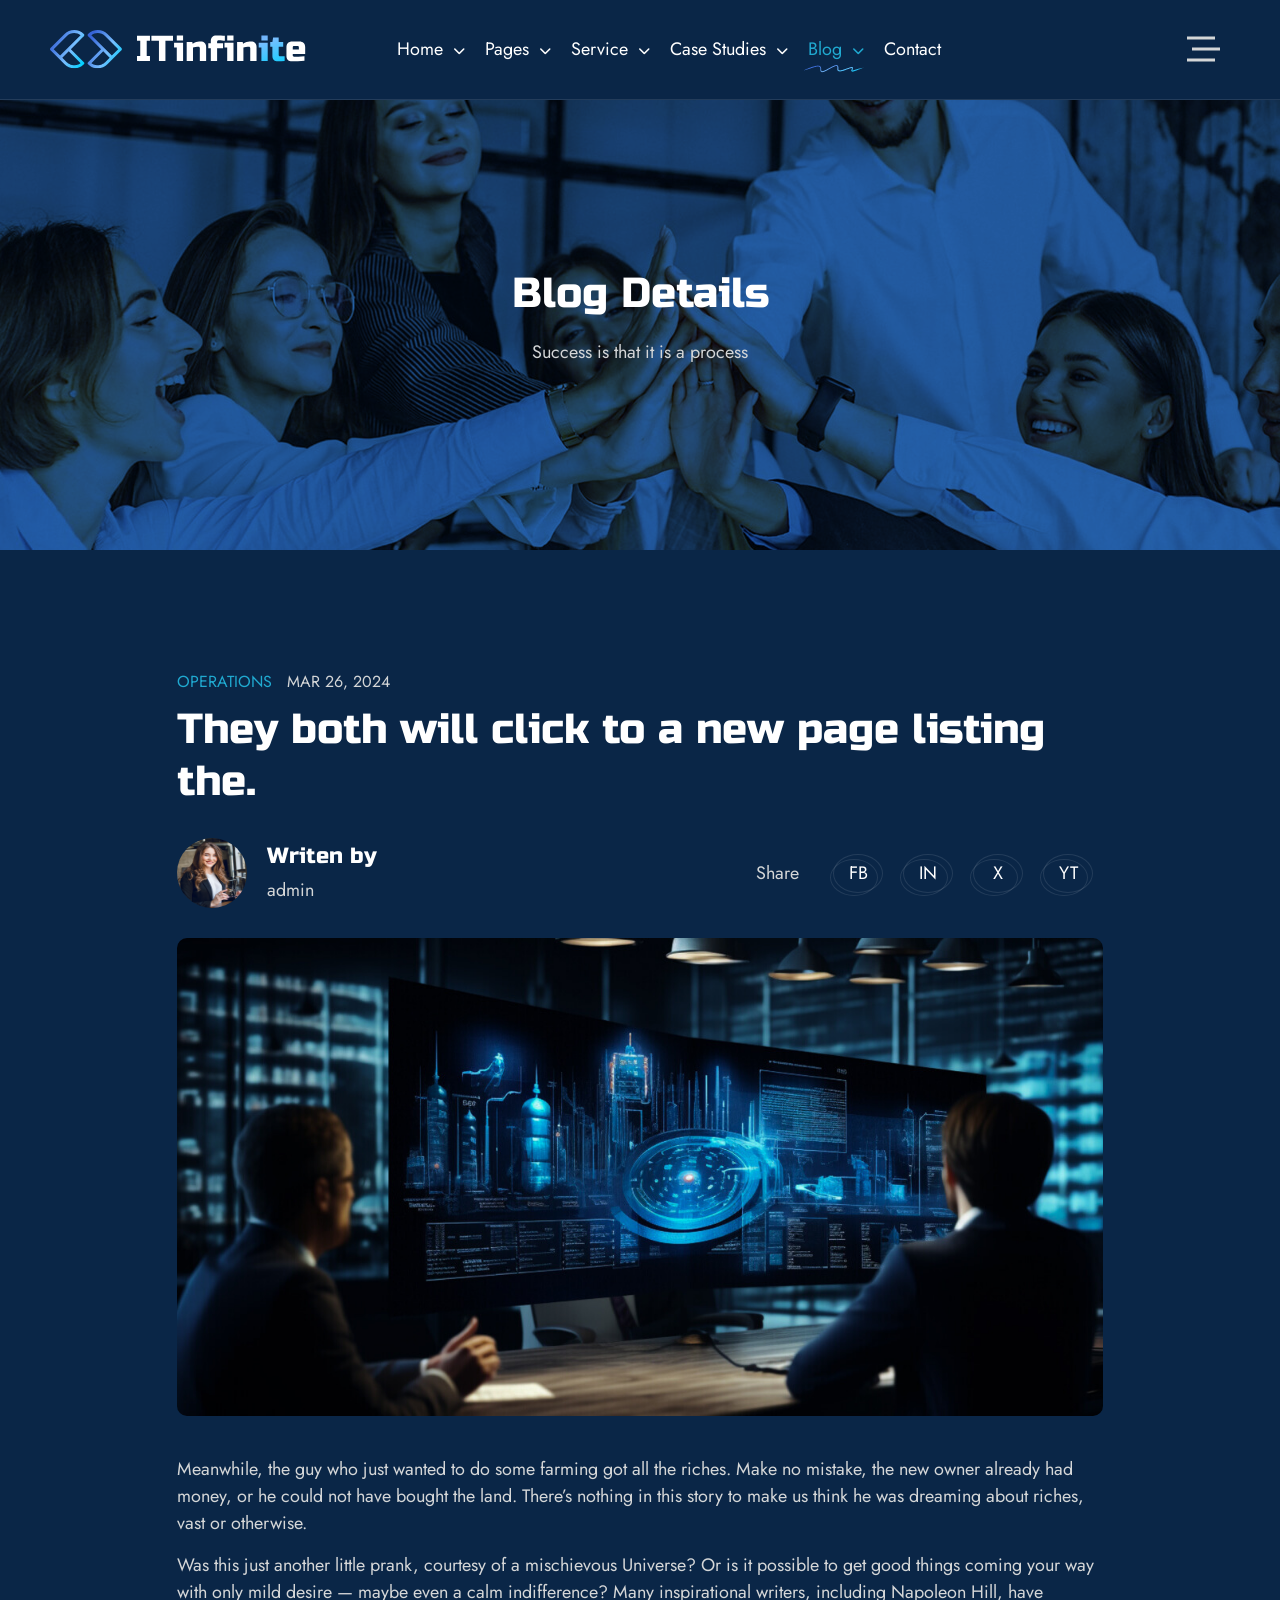
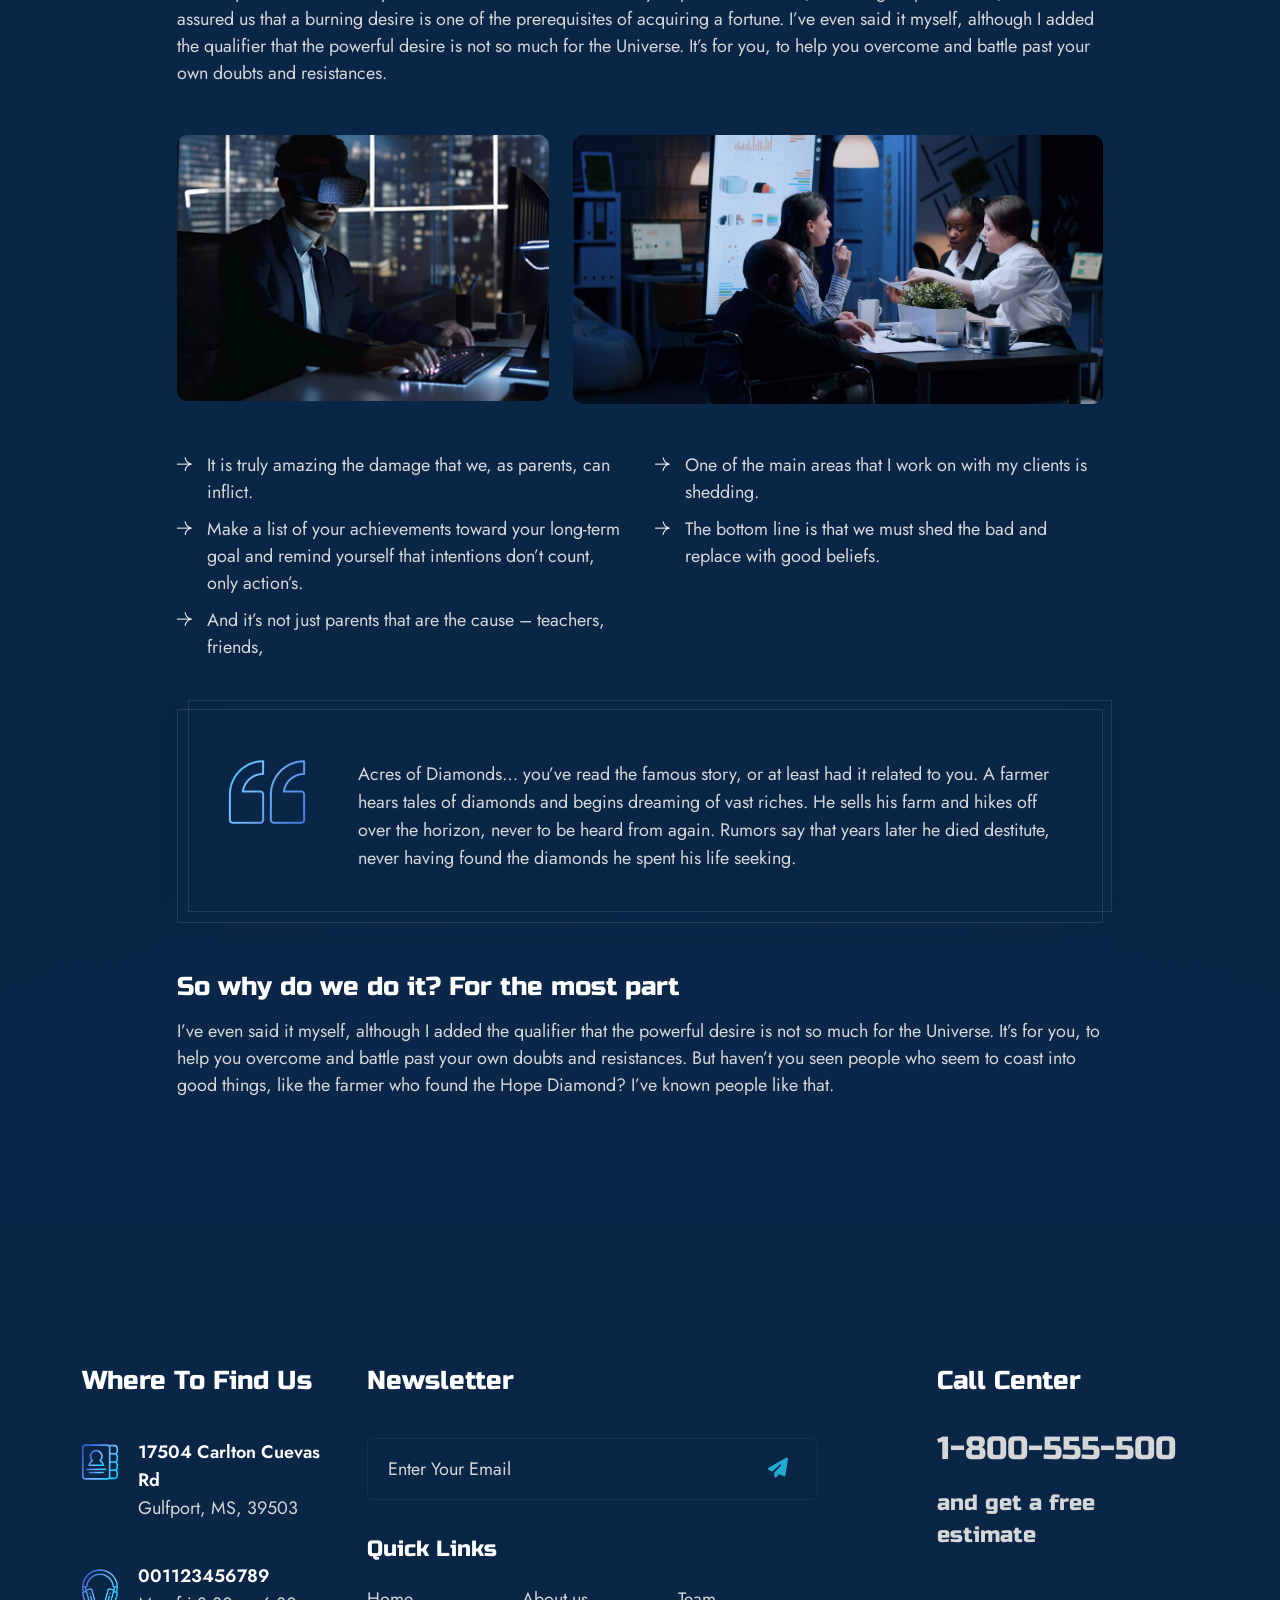
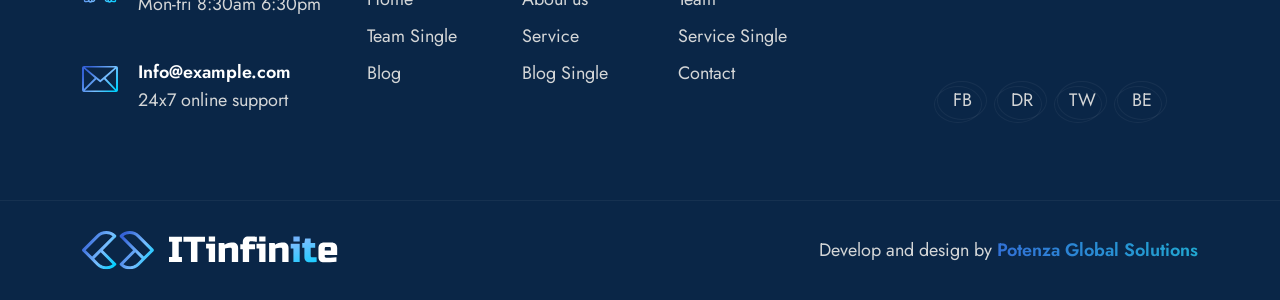
<file: blog-detail.html>
<!DOCTYPE html>
<html lang="zxx">
  <head>
    <meta charset="utf-8">
    <meta name="keywords" content="HTML5 Template">
    <meta name="description" content="IT Infinite - IT Solutions and Services Company HTML5 Template">
    <meta name="author" content="potenzaglobalsolutions.com">
    <meta name="viewport" content="width=device-width, initial-scale=1, shrink-to-fit=no">
    <title>IT Infinite - IT Solutions and Services Company HTML5 Template</title>
    <!-- Favicon -->
    <link rel="shortcut icon" href="images/favicon.ico">
    <!-- Google Font -->
    <link href="https://fonts.googleapis.com/css2?family=Jost:ital,wght@0,100..900;1,100..900&family=Russo+One&display=swap" rel="stylesheet">

    <!-- CSS Global Compulsory (Do not remove)-->
    <link rel="stylesheet" href="css/font-awesome/all.min.css">
    <link rel="stylesheet" href="css/bootstrap/bootstrap.min.css">
    <!-- Page CSS Implementing Plugins (Remove the plugin CSS here if site does not use that feature)-->
    <link rel="stylesheet" href="css/owl-carousel/owl.carousel.min.css">
    <link rel="stylesheet" href="css/swiper/swiper.min.css">
    <link rel="stylesheet" href="css/magnific-popup/magnific-popup.css">
    <!-- Template Style -->
    <link rel="stylesheet" href="css/style.css">
  </head>
  <body>

    <!--=================================
    cursor -->
    <div id="cursor">
      <div class="cursor__circle"></div>
    </div>
    <!--=================================
    cursor -->
    
    <div id="page" class="main">

      <!--=================================
      Header -->
      <header class="header header-default header-sticky">
        <div class="header-inner">
          <div class="site-logo">
            <a class="navbar-brand" href="index.html"><img class="img-fluid" src="images/logo.svg" alt="logo" /></a>
          </div>
          <div class="site-menu d-none d-xl-block">
            <ul class="main-menu">
              <li class="nav-item"><a class="nav-link" href="#">Home <i class="fa-solid fa-chevron-down"></i></a>
                <ul class="submenu">
                  <li><a class="nav-link" href="index.html">Home 01</a></li>
                  <li><a class="nav-link" href="index-02.html">Home 02</a></li>
                  <li><a class="nav-link" href="index-03.html">Home 03</a></li>
                </ul>
              </li>
              <li class="nav-item"><a class="nav-link" href="#">Pages <i class="fa-solid fa-chevron-down"></i></a>
                <ul class="submenu">
                  <li><a class="nav-link" href="about-us.html">About Us</a></li>
                  <li><a class="nav-link" href="pricing.html">Pricing</a></li>
                  <li><a class="nav-link" href="careers.html">Careers</a></li>
                  <li><a class="nav-link" href="contact-us.html">Contact</a></li>
                  <li><a class="nav-link" href="faq.html">Faq</a></li>
                  <li><a class="nav-link" href="team.html">Team</a></li>
                  <li><a class="nav-link" href="team-single.html">Team Single</a></li>
                  <li><a class="nav-link" href="typography.html">Typography</a></li>
                  <li><a class="nav-link" href="page-left-sidebar.html">Page Left Sidebar</a></li>
                  <li><a class="nav-link" href="page-right-sidebar.html">Page Right Sidebar</a></li>
                  <li><a class="nav-link" href="error-404.html">Error 404</a></li>
                  <li><a class="nav-link" href="coming-soon.html">Coming Soon</a></li>
                </ul>
              </li>
              <li class="nav-item"><a class="nav-link" href="#">Service <i class="fa-solid fa-chevron-down"></i></a>
                <ul class="submenu">
                  <li><a class="nav-link" href="service.html">Service</a></li>
                  <li><a class="nav-link" href="service-detail.html">Service Single</a></li>
                </ul>
              </li>
              <li class="nav-item"><a class="nav-link" href="#">Case Studies <i class="fa-solid fa-chevron-down"></i></a>
                <ul class="submenu">
                  <li><a class="nav-link" href="case-studies.html">Case Studies</a></li>
                  <li><a class="nav-link" href="case-studies-detail.html">Case Studies Single</a></li>
                </ul>
              </li>
              <li class="nav-item active"><a class="nav-link" href="#">Blog <i class="fa-solid fa-chevron-down"></i></a>
                <ul class="submenu">
                  <li><a class="nav-link" href="blog.html">Blog Standard</a></li>
                  <li><a class="nav-link active" href="blog-detail.html">Blog Single</a></li>
                </ul>
              </li>
              <li class="nav-item"><a class="nav-link" href="contact-us.html">Contact</a></li>
            </ul>
          </div>

          <div class="site-action d-none d-xl-block">
            <div class="action-hamburger">
              <a class="hamburger" href="#" data-bs-toggle="offcanvas" data-bs-target="#offcanvasRight" aria-controls="offcanvasRight">
                <span class="hamburger-container">
                  <span class="hamburger-inner"></span>
                  <span class="hamburger-hidden"></span>
                </span>
              </a>
            </div>
          </div>

          <div class="mobile-action d-block d-xl-none">
            <div class="mobile-hamburger">
              <a class="hamburger" href="#" data-bs-toggle="offcanvas" data-bs-target="#menuOffcanvas" aria-controls="menuOffcanvas">
                <span class="hamburger-container">
                  <span class="hamburger-inner"></span>
                  <span class="hamburger-hidden"></span>
                </span>
              </a>
            </div>
          </div>
        </div>
      </header>

      <!--=================================
      Main Menu OffCanvas -->
      <div class="offcanvas main-menu-offcanvas offcanvas-end" tabindex="-1" id="menuOffcanvas" aria-labelledby="menuOffcanvasLabel">
        <div class="offcanvas-header">
          <a id="menuOffcanvasLabel" class="navbar-brand" href="index.html"><img class="img-fluid" src="images/logo.svg" alt="logo" /></a>
          <button type="button" class="btn-close" data-bs-dismiss="offcanvas" aria-label="Close"><i class="fa-solid fa-xmark"></i></button>
        </div>
        <div class="offcanvas-body lenis-scroll-disable">
          <div class="body-inner">
            <nav class="navbar">
              <ul class="navbar-nav">
                <li class="nav-item dropdown">
                  <a class="nav-link dropdown-toggle" href="#" role="button" data-bs-toggle="dropdown" aria-expanded="false">Home</a>
                  <ul class="dropdown-menu">
                    <li><a class="dropdown-item" href="index.html">Home 01</a></li>
                    <li><a class="dropdown-item" href="index-02.html">Home 02</a></li>
                    <li><a class="dropdown-item" href="index-03.html">Home 03</a></li>
                  </ul>
                </li>
                <li class="nav-item dropdown">
                  <a class="nav-link dropdown-toggle" href="#" role="button" data-bs-toggle="dropdown" aria-expanded="false">Pages</a>
                  <ul class="dropdown-menu">
                    <li><a class="dropdown-item" href="about-us.html">About Us</a></li>
                    <li><a class="dropdown-item" href="pricing.html">Pricing</a></li>
                    <li><a class="dropdown-item" href="careers.html">Careers</a></li>
                    <li><a class="dropdown-item" href="contact-us.html">Contact</a></li>
                    <li><a class="dropdown-item" href="faq.html">Faq</a></li>
                    <li><a class="dropdown-item" href="team.html">Team</a></li>
                    <li><a class="dropdown-item" href="team-single.html">Team Single</a></li>
                    <li><a class="dropdown-item" href="typography.html">Typography</a></li>
                    <li><a class="dropdown-item" href="page-left-sidebar.html">Page Left Sidebar</a></li>
                    <li><a class="dropdown-item" href="page-right-sidebar.html">Page Right Sidebar</a></li>
                    <li><a class="dropdown-item" href="error-404.html">Error 404</a></li>
                    <li><a class="dropdown-item" href="coming-soon.html">Coming Soon</a></li>
                  </ul>
                </li>
                <li class="nav-item dropdown">
                  <a class="nav-link dropdown-toggle" href="#" role="button" data-bs-toggle="dropdown" aria-expanded="false">Service</a>
                  <ul class="dropdown-menu">
                    <li><a class="dropdown-item" href="service.html">Service</a></li>
                    <li><a class="dropdown-item" href="service-detail.html">Service Single</a></li>
                  </ul>
                </li>
                <li class="nav-item dropdown">
                  <a class="nav-link dropdown-toggle" href="#" role="button" data-bs-toggle="dropdown" aria-expanded="false">Case Studies</a>
                  <ul class="dropdown-menu">
                    <li><a class="dropdown-item" href="case-studies.html">Case Studies</a></li>
                    <li><a class="dropdown-item" href="case-studies-detail.html">Case Studies Single</a></li>
                  </ul>
                </li>
                <li class="nav-item dropdown">
                  <a class="nav-link dropdown-toggle" href="#" role="button" data-bs-toggle="dropdown" aria-expanded="false">Blog</a>
                  <ul class="dropdown-menu">
                    <li><a class="dropdown-item" href="blog.html">Blog Standard</a></li>
                    <li><a class="dropdown-item active" href="blog-detail.html">Blog Single</a></li>
                  </ul>
                </li>
                <li class="nav-item"><a class="nav-link" href="contact-us.html">Contact</a></li>
              </ul>
            </nav>
            <div class="bottom-info">
              <div class="contact-info">
                <span class="number">+1 234 567 8910</span>
                <a class="mail" href="#"><i class="fa-regular fa-envelope"></i>info@gmail.com</a>
                <span class="text">Looking for collaboration for your next creative project?</span>
              </div>
            </div>
          </div>
        </div>
      </div>

      <!--=================================
      Header Side Panel -->
      <div class="offcanvas offcanvas-end sidepanel-offcanvas" tabindex="-1" id="offcanvasRight">
        <div class="offcanvas-header">
          <button type="button" class="btn-close" data-bs-dismiss="offcanvas" aria-label="Close"><i class="fa-solid fa-xmark"></i></button>
        </div>

        <div class="offcanvas-body lenis-scroll-disable">
          <div class="body-inner">
            <div class="about-info">
              <h4 class="title mb-3">Scalable Business for Startups</h4>
              <p>Get the oars in the water and start rowing. Execution is the single biggest factor in achievement so the faster and better your execution.</p>
            </div>
            <div class="socail-info">
              <ul class="socail-list-item">
                <li><a href="#"><i class="fa-brands fa-facebook-f"></i>Facebook</a></li>
                <li><a href="#"><i class="fa-brands fa-instagram"></i>Instagram</a></li>
                <li><a href="#"><i class="fa-brands fa-x-twitter"></i>Twitter</a></li>
                <li><a href="#"><i class="fa-brands fa-dribbble"></i>Dribbble</a></li>
              </ul>
            </div>
            <div class="contact-info">
              <span class="number">+1 234 567 8910</span>
              <a class="mail" href="#"><i class="fa-regular fa-envelope"></i>info@gmail.com</a>
              <span class="text">Looking for collaboration for your next creative project?</span>
            </div>
          </div>
        </div>
      </div>

      <div class="site-content">
         <!--=================================
         Page Header -->
         <div class="inner-header bg-holder" style="background-image: url(images/banner/inner-header/page-header-01.jpg);">
          <div class="container">
            <div class="row  justify-content-center">
              <div class="col-md-12 text-center">
                <h1 class="title">Blog Details</h1>
                <p>Success is that it is a process</p>
              </div>
            </div>
          </div>
         </div>

         <div class="content-wrapper">

          <!--=================================
          Blog -->
          <section class="space-ptb ellipse-bottom">
             <div class="container">
                <div class="row justify-content-center">
                   <div class="col-lg-10">
                      <div class="blog-single format-standard">
                        <div class="post-content-header">
                            <div class="post-meta">
                               <ul>
                                  <li class="post-meta-category"><a href="#">Operations</a></li>
                                  <li class="post-meta-date">Mar 26, 2024</li>
                               </ul>
                            </div>
                            <h3 class="post-title"><a href="blog-detail.html">They both will click to a new page listing the.</a></h3>

                            <div class="blog-single-info">
                              <div class="blog-author">
                                <img class="author-image img-fluid" src="images/team/05.jpg" alt="#">
                                <div class="blog-info">
                                  <h6 class="author-name">Writen by</h6>
                                  <p>admin</p>
                                </div>
                              </div>
                                <div class="social-icon">
                                  <p class="mb-0 me-2 me-sm-4">Share </p>
                                  <ul>
                                    <li><a href="#">Fb</a></li>
                                    <li><a href="#">IN</a></li>
                                    <li><a href="#">X</a></li>
                                    <li><a href="#">YT</a></li>
                                  </ul>
                                </div>

                            </div>
                         </div>

                        <div class="blog-post-img"><img class="img-fluid radius-10" src="images/blog/blog-standard/01.jpg" alt="Blog Image" /></div>
                        <div class="blog-post-content">
                            <div class="post-content-body">
                              <p>Meanwhile, the guy who just wanted to do some farming got all the riches. Make no mistake, the new owner already had money, or he could not have bought the land. There’s nothing in this story to make us think he was dreaming about riches, vast or otherwise.</p>
                              
                              <p class="mb-0">Was this just another little prank, courtesy of a mischievous Universe? Or is it possible to get good things coming your way with only mild desire — maybe even a calm indifference? Many inspirational writers, including Napoleon Hill, have assured us that a burning desire is one of the prerequisites of acquiring a fortune. I’ve even said it myself, although I added the qualifier that the powerful desire is not so much for the Universe. It’s for you, to help you overcome and battle past your own doubts and resistances.</p>
                              <div class="row my-5">
                                  <div class="col-sm-5 mb-4 mb-md-0">
                                    <img class="img-fluid radius-10" src="images/blog/blog-standard/02.jpg" alt="Blog Image" />
                                  </div>
                                  <div class="col-sm-7">
                                    <img class="img-fluid radius-10" src="images/blog/blog-standard/03.jpg" alt="Blog Image" />
                                  </div>
                               </div>
                              <div class="list-wrapper">
                                <ul class="list col-2 col-xs-1">
                                  <li><img class="img-fluid" src="images/arrow-right.png" alt="">It is truly amazing the damage that we, as parents, can inflict.</li>
                                  <li><img class="img-fluid" src="images/arrow-right.png" alt="">One of the main areas that I work on with my clients is shedding.</li>
                                  <li><img class="img-fluid" src="images/arrow-right.png" alt="">Make a list of your achievements toward your long-term goal and remind yourself that intentions don’t count, only action’s.</li>
                                  <li><img class="img-fluid" src="images/arrow-right.png" alt="">The bottom line is that we must shed the bad and replace with good beliefs.</li>
                                  <li><img class="img-fluid" src="images/arrow-right.png" alt="">And it’s not just parents that are the cause – teachers, friends,</li>
                                </ul>
                              </div>
                              <blockquote class="blockquote blockquote-style-1 my-5">
                                <div class="blockquote-content">
                                  <div class="quote-icon">
                                    <img class="img-fluid" src="images/quote-icon.png" alt="">
                                  </div>
                                  <p>Acres of Diamonds… you’ve read the famous story, or at least had it related to you. A farmer hears tales of diamonds and begins dreaming of vast riches. He sells his farm and hikes off over the horizon, never to be heard from again. Rumors say that years later he died destitute, never having found the diamonds he spent his life seeking.</p>
                                </div>
                              </blockquote>
                              <h5>So why do we do it? For the most part</h5>
                              <p class="mb-0">I’ve even said it myself, although I added the qualifier that the powerful desire is not so much for the Universe. It’s for you, to help you overcome and battle past your own doubts and resistances. But haven’t you seen people who seem to coast into good things, like the farmer who found the Hope Diamond? I’ve known people like that.</p>
                            </div>
                         </div>
                      </div>
                   </div>
                </div>
             </div>
          </section>
          <!--=================================
          Blog -->

        </div>
      </div>

      <!--=================================
      Site Footer -->
      <footer class="site-footer footer-dark">
        <div class="footer-main">
          <div class="container">
            <div class="row">
              <div class="col-xl-3 col-md-5">
                <div class="widget widget-address-info">
                  <h5 class="widget-title">Where To Find Us</h5>
                  <ul class="address-info-list">
                    <li><i class="icon"><img class="img-fluid" src="images/svg/address-info-contacts.svg" alt="" /></i><span class="info"><span>17504 Carlton Cuevas Rd </span>Gulfport, MS, 39503</span></li>
                    <li><i class="icon"><img class="img-fluid" src="images/svg/address-info-headphone.svg" alt="" /></i><span class="info"><span>001123456789 </span>Mon-fri 8:30am 6:30pm</span></li>
                    <li><i class="icon"><img class="img-fluid" src="images/svg/address-info-email.svg" alt="" /></i><span class="info"><span>Info@example.com </span>24x7 online support</span></li>
                  </ul>
                </div>
              </div>
              <div class="col-xl-5 col-md-7">
                <div class="widget">
                  <h5 class="widget-title">Newsletter</h5>
                  <div class="widget widget-newsletter mb-4 pb-2">
                    <form class="newsletter-form">
                      <input type="text" class="form-control" placeholder="Enter Your Email">
                      <button type="submit" class="subscribe-btn"><i class="fa-solid fa-paper-plane"></i></button>
                    </form>
                  </div>
                  <div class="widget widget-menu">
                    <h6 class="widget-title">Quick Links</h6>
                    <ul class="list-unstyled list-col-3 mb-0">
                      <li><a href="index.html">Home</a></li>
                      <li><a href="about-us.html">About us</a></li>
                      <li><a href="team.html">Team</a></li>
                      <li><a href="team-single.html">Team Single</a></li>
                      <li><a href="service.html">Service</a></li>
                      <li><a href="service-detail.html">Service Single</a></li>
                      <li><a href="blog.html">Blog</a></li>
                      <li><a href="blog-detail.html">Blog Single</a></li>
                      <li><a href="contact-us.html">Contact</a></li>
                    </ul>
                  </div>
                </div>
              </div>
              <div class="col-xl-3 col-md-12 ms-auto">
                <div class="widget widget-info">
                  <h5 class="widget-title">Call Center</h5>
                  <a class="number" href="tel:+1800555500">1-800-555-500</a>
                  <h6 class="title">and get a free estimate</h6>
                </div>
                <div class="widget-socail">
                  <ul class="socail-icon">
                    <li><a href="#">Fb</a></li>
                    <li><a href="#">Dr</a></li>
                    <li><a href="#">Tw</a></li>
                    <li><a href="#">Be</a></li>
                  </ul>
                </div>
              </div>
            </div>

          </div>
        </div>
        <div class="footer-copyright">
          <div class="container">
            <div class="row align-items-center">
              <div class="col-lg-6"><p><a class="footer-logo" href="index.html"><img class="img-fluid" src="images/logo.svg" alt="logo" /></a></p></div>
              <div class="col-lg-6 text-lg-end"><p>Develop and design by <a href="#">Potenza Global Solutions</a></p></div>
            </div>
          </div>
        </div>
      </footer>

      <!--=================================
      Back To Top -->
      <div class="back-to-top">
        <svg class="progress-circle svg-content" width="100%" height="100%" viewBox="-1 -1 102 102">
          <path d="M50,1 a49,49 0 0,1 0,98 a49,49 0 0,1 0,-98"/>
        </svg>
      </div>

    </div>
    <!--=================================
    Javascript -->
    <!-- JS Global Compulsory (Do not remove)-->
    <script src="js/jquery-3.7.1.min.js"></script>
    <script src="js/jquery.appear.js"></script>
    <script src="js/popper/popper.min.js"></script>
    <script src="js/bootstrap/bootstrap.min.js"></script>
    <!-- Page JS Implementing Plugins (Remove the plugin script here if site does not use that feature)-->
    <script src="js/owl-carousel/owl.carousel.min.js"></script>
    <script src="js/jarallax/jarallax.min.js"></script>
    <script src="js/jarallax/jarallax-video.min.js"></script>
    <script src="js/swiper/swiper.min.js"></script>
    <script src="js/swiperanimation/SwiperAnimation.min.js"></script>
    <script src="js/shuffle/shuffle.min.js"></script>
    <script src="js/magnific-popup/jquery.magnific-popup.js"></script>
    <script src="js/counter/jquery.countTo.js"></script>
    <script src="js/gsap.min.js"></script>
    <script src="js/attractHover.js"></script>
    <script src="js/lenis.min.js"></script>
    <script src="js/custom.js"></script> <!-- Template Scripts (Do not remove)-->
  </body>
</html>
</file>
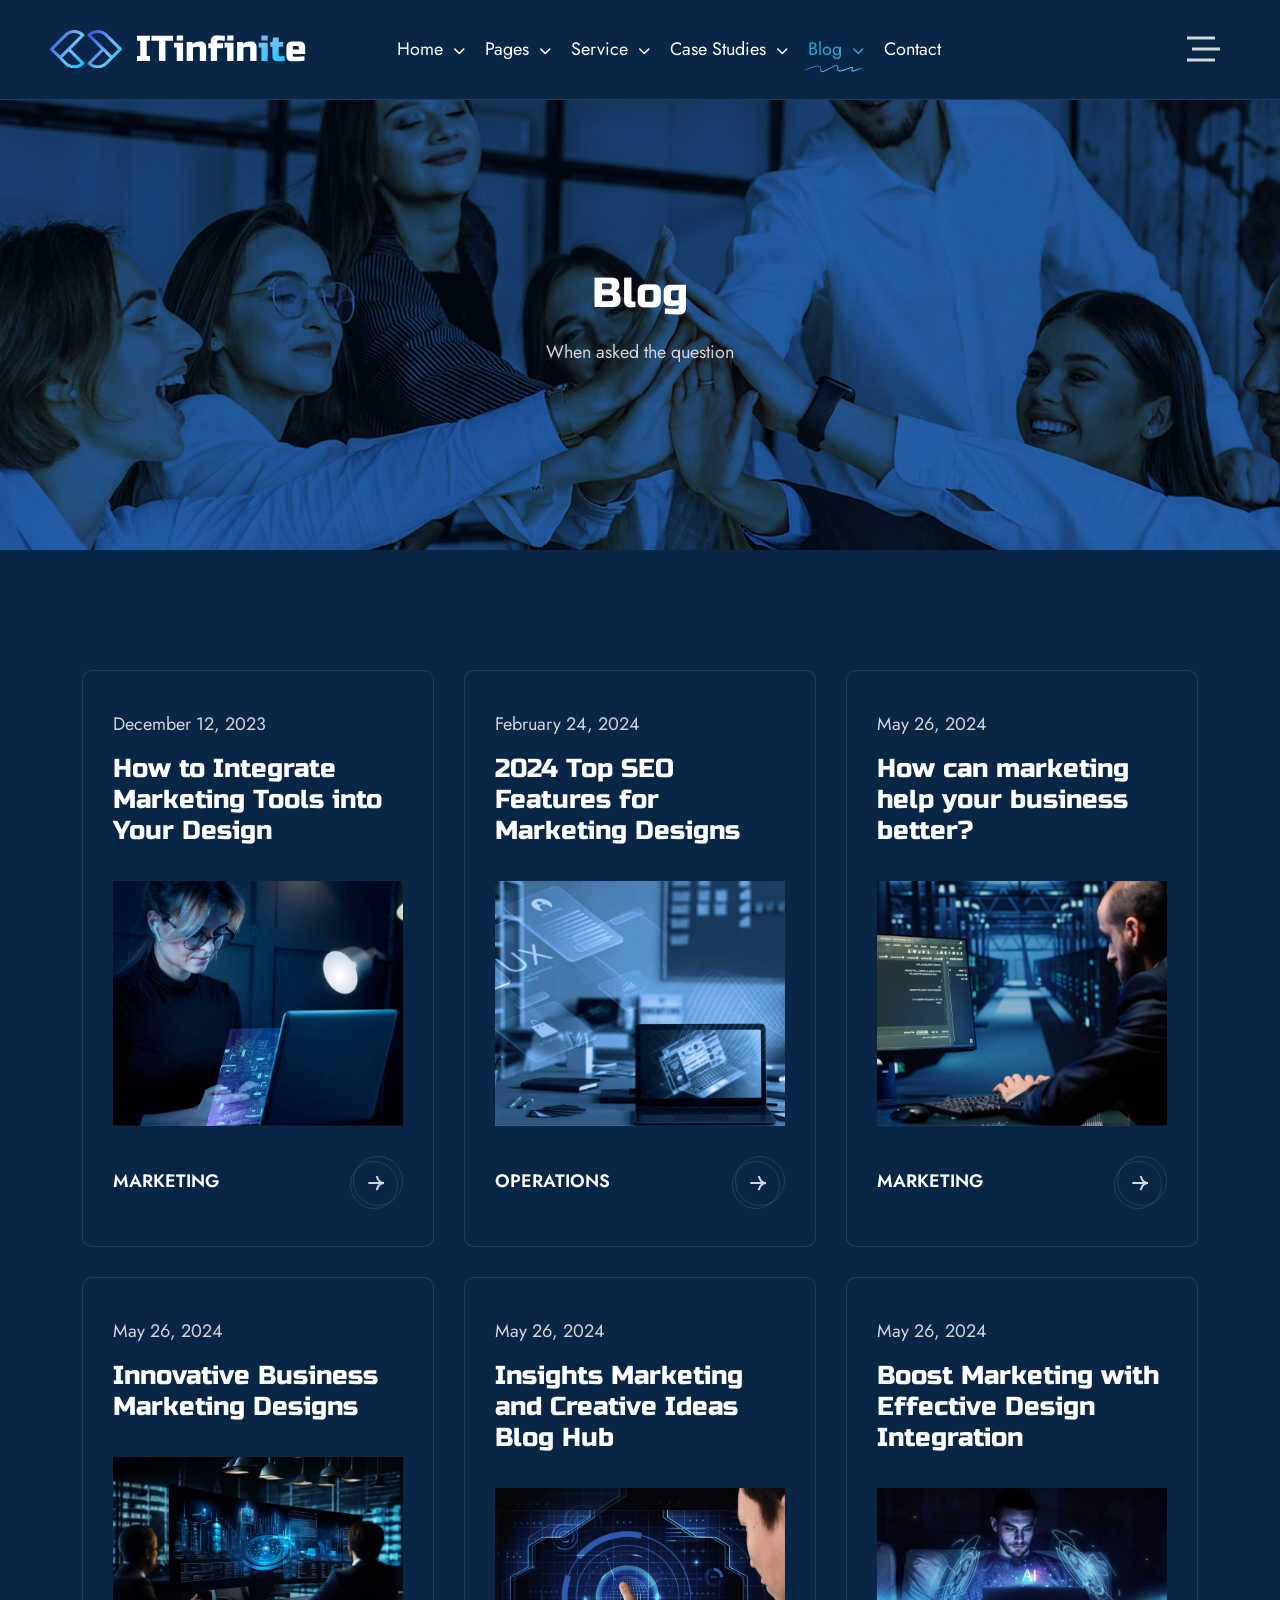
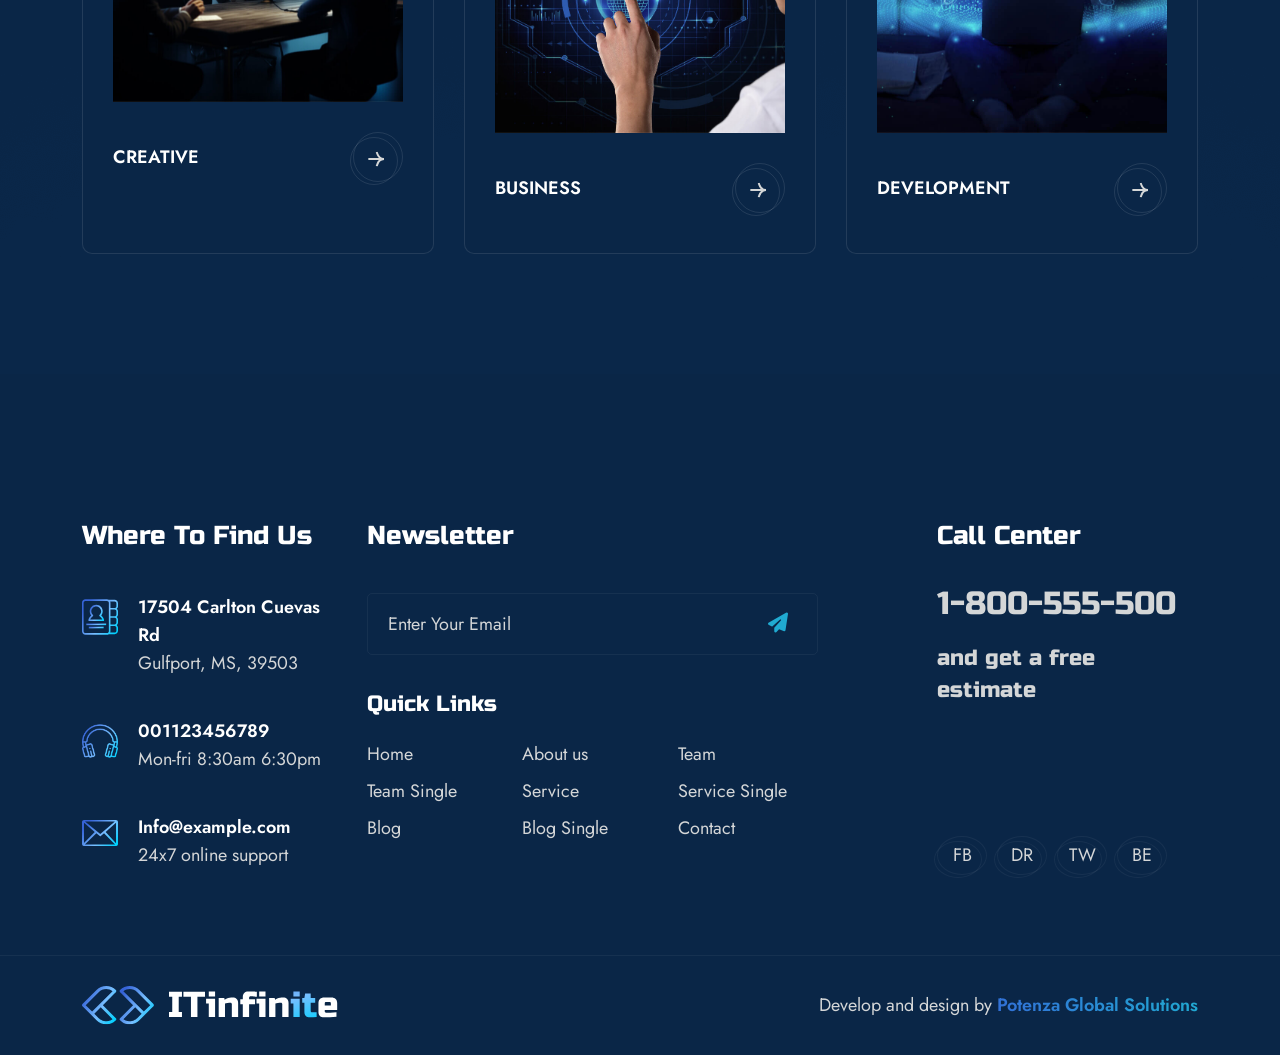
<file: blog.html>
<!DOCTYPE html>
<html lang="zxx">
  <head>
    <meta charset="utf-8">
    <meta name="keywords" content="HTML5 Template">
    <meta name="description" content="IT Infinite - IT Solutions and Services Company HTML5 Template">
    <meta name="author" content="potenzaglobalsolutions.com">
    <meta name="viewport" content="width=device-width, initial-scale=1, shrink-to-fit=no">
    <title>IT Infinite - IT Solutions and Services Company HTML5 Template</title>
    <!-- Favicon -->
    <link rel="shortcut icon" href="images/favicon.ico">
    <!-- Google Font -->
    <link href="https://fonts.googleapis.com/css2?family=Jost:ital,wght@0,100..900;1,100..900&family=Russo+One&display=swap" rel="stylesheet">

    <!-- CSS Global Compulsory (Do not remove)-->
    <link rel="stylesheet" href="css/font-awesome/all.min.css">
    <link rel="stylesheet" href="css/bootstrap/bootstrap.min.css">
    <!-- Page CSS Implementing Plugins (Remove the plugin CSS here if site does not use that feature)-->
    <link rel="stylesheet" href="css/owl-carousel/owl.carousel.min.css">
    <link rel="stylesheet" href="css/swiper/swiper.min.css">
    <link rel="stylesheet" href="css/magnific-popup/magnific-popup.css">
    <!-- Template Style -->
    <link rel="stylesheet" href="css/style.css">
  </head>
  <body>

    <!--=================================
    cursor -->
    <div id="cursor">
      <div class="cursor__circle"></div>
    </div>
    <!--=================================
    cursor -->
    
    <div id="page" class="main">

      <!--=================================
      Header -->
      <header class="header header-default header-sticky">
        <div class="header-inner">
          <div class="site-logo">
            <a class="navbar-brand" href="index.html"><img class="img-fluid" src="images/logo.svg" alt="logo" /></a>
          </div>
          <div class="site-menu d-none d-xl-block">
            <ul class="main-menu">
              <li class="nav-item"><a class="nav-link" href="#">Home <i class="fa-solid fa-chevron-down"></i></a>
                <ul class="submenu">
                  <li><a class="nav-link" href="index.html">Home 01</a></li>
                  <li><a class="nav-link" href="index-02.html">Home 02</a></li>
                  <li><a class="nav-link" href="index-03.html">Home 03</a></li>
                </ul>
              </li>
              <li class="nav-item"><a class="nav-link" href="#">Pages <i class="fa-solid fa-chevron-down"></i></a>
                <ul class="submenu">
                  <li><a class="nav-link" href="about-us.html">About Us</a></li>
                  <li><a class="nav-link" href="pricing.html">Pricing</a></li>
                  <li><a class="nav-link" href="careers.html">Careers</a></li>
                  <li><a class="nav-link" href="contact-us.html">Contact</a></li>
                  <li><a class="nav-link" href="faq.html">Faq</a></li>
                  <li><a class="nav-link" href="team.html">Team</a></li>
                  <li><a class="nav-link" href="team-single.html">Team Single</a></li>
                  <li><a class="nav-link" href="typography.html">Typography</a></li>
                  <li><a class="nav-link" href="page-left-sidebar.html">Page Left Sidebar</a></li>
                  <li><a class="nav-link" href="page-right-sidebar.html">Page Right Sidebar</a></li>
                  <li><a class="nav-link" href="error-404.html">Error 404</a></li>
                  <li><a class="nav-link" href="coming-soon.html">Coming Soon</a></li>
                </ul>
              </li>
              <li class="nav-item"><a class="nav-link" href="#">Service <i class="fa-solid fa-chevron-down"></i></a>
                <ul class="submenu">
                  <li><a class="nav-link" href="service.html">Service</a></li>
                  <li><a class="nav-link" href="service-detail.html">Service Single</a></li>
                </ul>
              </li>
              <li class="nav-item"><a class="nav-link" href="#">Case Studies <i class="fa-solid fa-chevron-down"></i></a>
                <ul class="submenu">
                  <li><a class="nav-link" href="case-studies.html">Case Studies</a></li>
                  <li><a class="nav-link" href="case-studies-detail.html">Case Studies Single</a></li>
                </ul>
              </li>
              <li class="nav-item active"><a class="nav-link" href="#">Blog <i class="fa-solid fa-chevron-down"></i></a>
                <ul class="submenu">
                  <li><a class="nav-link active" href="blog.html">Blog Standard</a></li>
                  <li><a class="nav-link" href="blog-detail.html">Blog Single</a></li>
                </ul>
              </li>
              <li class="nav-item"><a class="nav-link" href="contact-us.html">Contact</a></li>
            </ul>
          </div>

          <div class="site-action d-none d-xl-block">
            <div class="action-hamburger">
              <a class="hamburger" href="#" data-bs-toggle="offcanvas" data-bs-target="#offcanvasRight" aria-controls="offcanvasRight">
                <span class="hamburger-container">
                  <span class="hamburger-inner"></span>
                  <span class="hamburger-hidden"></span>
                </span>
              </a>
            </div>
          </div>

          <div class="mobile-action d-block d-xl-none">
            <div class="mobile-hamburger">
              <a class="hamburger" href="#" data-bs-toggle="offcanvas" data-bs-target="#menuOffcanvas" aria-controls="menuOffcanvas">
                <span class="hamburger-container">
                  <span class="hamburger-inner"></span>
                  <span class="hamburger-hidden"></span>
                </span>
              </a>
            </div>
          </div>
        </div>
      </header>

      <!--=================================
      Main Menu OffCanvas -->
      <div class="offcanvas main-menu-offcanvas offcanvas-end" tabindex="-1" id="menuOffcanvas" aria-labelledby="menuOffcanvasLabel">
        <div class="offcanvas-header">
          <a id="menuOffcanvasLabel" class="navbar-brand" href="index.html"><img class="img-fluid" src="images/logo.svg" alt="logo" /></a>
          <button type="button" class="btn-close" data-bs-dismiss="offcanvas" aria-label="Close"><i class="fa-solid fa-xmark"></i></button>
        </div>
        <div class="offcanvas-body lenis-scroll-disable">
          <div class="body-inner">
            <nav class="navbar">
              <ul class="navbar-nav">
                <li class="nav-item dropdown">
                  <a class="nav-link dropdown-toggle" href="#" role="button" data-bs-toggle="dropdown" aria-expanded="false">Home</a>
                  <ul class="dropdown-menu">
                    <li><a class="dropdown-item" href="index.html">Home 01</a></li>
                    <li><a class="dropdown-item" href="index-02.html">Home 02</a></li>
                    <li><a class="dropdown-item" href="index-03.html">Home 03</a></li>
                  </ul>
                </li>
                <li class="nav-item dropdown">
                  <a class="nav-link dropdown-toggle" href="#" role="button" data-bs-toggle="dropdown" aria-expanded="false">Pages</a>
                  <ul class="dropdown-menu">
                    <li><a class="dropdown-item" href="about-us.html">About Us</a></li>
                    <li><a class="dropdown-item" href="pricing.html">Pricing</a></li>
                    <li><a class="dropdown-item" href="careers.html">Careers</a></li>
                    <li><a class="dropdown-item" href="contact-us.html">Contact</a></li>
                    <li><a class="dropdown-item" href="faq.html">Faq</a></li>
                    <li><a class="dropdown-item" href="team.html">Team</a></li>
                    <li><a class="dropdown-item" href="team-single.html">Team Single</a></li>
                    <li><a class="dropdown-item" href="typography.html">Typography</a></li>
                    <li><a class="dropdown-item" href="page-left-sidebar.html">Page Left Sidebar</a></li>
                    <li><a class="dropdown-item" href="page-right-sidebar.html">Page Right Sidebar</a></li>
                    <li><a class="dropdown-item" href="error-404.html">Error 404</a></li>
                    <li><a class="dropdown-item" href="coming-soon.html">Coming Soon</a></li>
                  </ul>
                </li>
                <li class="nav-item dropdown">
                  <a class="nav-link dropdown-toggle" href="#" role="button" data-bs-toggle="dropdown" aria-expanded="false">Service</a>
                  <ul class="dropdown-menu">
                    <li><a class="dropdown-item" href="service.html">Service</a></li>
                    <li><a class="dropdown-item" href="service-detail.html">Service Single</a></li>
                  </ul>
                </li>
                <li class="nav-item dropdown">
                  <a class="nav-link dropdown-toggle" href="#" role="button" data-bs-toggle="dropdown" aria-expanded="false">Case Studies</a>
                  <ul class="dropdown-menu">
                    <li><a class="dropdown-item" href="case-studies.html">Case Studies</a></li>
                    <li><a class="dropdown-item" href="case-studies-detail.html">Case Studies Single</a></li>
                  </ul>
                </li>
                <li class="nav-item dropdown">
                  <a class="nav-link dropdown-toggle" href="#" role="button" data-bs-toggle="dropdown" aria-expanded="false">Blog</a>
                  <ul class="dropdown-menu">
                    <li><a class="dropdown-item active" href="blog.html">Blog Standard</a></li>
                    <li><a class="dropdown-item" href="blog-detail.html">Blog Single</a></li>
                  </ul>
                </li>
                <li class="nav-item"><a class="nav-link" href="contact-us.html">Contact</a></li>
              </ul>
            </nav>
            <div class="bottom-info">
              <div class="contact-info">
                <span class="number">+1 234 567 8910</span>
                <a class="mail" href="#"><i class="fa-regular fa-envelope"></i>info@gmail.com</a>
                <span class="text">Looking for collaboration for your next creative project?</span>
              </div>
            </div>
          </div>
        </div>
      </div>

      <!--=================================
      Header Side Panel -->
      <div class="offcanvas offcanvas-end sidepanel-offcanvas" tabindex="-1" id="offcanvasRight">
        <div class="offcanvas-header">
          <button type="button" class="btn-close" data-bs-dismiss="offcanvas" aria-label="Close"><i class="fa-solid fa-xmark"></i></button>
        </div>

        <div class="offcanvas-body lenis-scroll-disable">
          <div class="body-inner">
            <div class="about-info">
              <h4 class="title mb-3">Scalable Business for Startups</h4>
              <p>Get the oars in the water and start rowing. Execution is the single biggest factor in achievement so the faster and better your execution.</p>
            </div>
            <div class="socail-info">
              <ul class="socail-list-item">
                <li><a href="#"><i class="fa-brands fa-facebook-f"></i>Facebook</a></li>
                <li><a href="#"><i class="fa-brands fa-instagram"></i>Instagram</a></li>
                <li><a href="#"><i class="fa-brands fa-x-twitter"></i>Twitter</a></li>
                <li><a href="#"><i class="fa-brands fa-dribbble"></i>Dribbble</a></li>
              </ul>
            </div>
            <div class="contact-info">
              <span class="number">+1 234 567 8910</span>
              <a class="mail" href="#"><i class="fa-regular fa-envelope"></i>info@gmail.com</a>
              <span class="text">Looking for collaboration for your next creative project?</span>
            </div>
          </div>
        </div>
      </div>

      <div class="site-content">
         <!--=================================
         Page Header -->
         <div class="inner-header bg-holder" style="background-image: url(images/banner/inner-header/page-header-01.jpg);">
          <div class="container">
            <div class="row  justify-content-center">
              <div class="col-md-12 text-center">
                <h1 class="title">Blog</h1>
                <p>When asked the question</p>
              </div>
            </div>
          </div>
         </div>

         <div class="content-wrapper">

          <!--=================================
          Blog -->
          <section class="space-ptb ellipse-top ellipse-bottom">
            <div class="container">
              <div class="row justify-content-start">
                <div class="col-lg-12">
                  <div class="blog-items grid-wrapper grid-xl-3 grid-md-2 grid-sm-1">
                    <div class="blog-post-wrapper blog-style-1">
                      <div class="blog-post-info">
                        <div class="post-meta">
                          <div class="post-meta-date">December 12, 2023</div>
                        </div>
                        <h5 class="post-title"><a href="#">How to Integrate Marketing Tools into Your Design</a></h5>
                      </div>
                      <div class="blog-post-img"><img class="img-fluid" src="images/blog/01.jpg" alt="" /></div>
                      <div class="blog-action-info">
                        <h5 class="post-category"><a href="#">Marketing</a></h5>
                        <div class="post-link">
                          <a class="btn-arrow" href="#"><svg width="17" height="16" viewBox="0 0 17 16" fill="none" xmlns="http://www.w3.org/2000/svg"><g clip-path="url(#clip0_923_133)"><path d="M8.70801 0.959961L9.29825 2.7665C10.2512 5.68321 12.8308 7.77453 15.8928 8.1128C12.8468 8.37564 10.2578 10.4348 9.3276 13.3343L8.70801 15.2657" stroke="inherit" stroke-width="2"/><path d="M15.7602 8.12158H0.1875" stroke="inherit" stroke-width="2"/></g><defs><clipPath id="clip0_923_133"><rect width="15.904" height="14.8437" fill="inherit" transform="translate(0.1875 0.578125)"/></clipPath></defs></svg></a>
                        </div>
                      </div>
                    </div>
                    <div class="blog-post-wrapper blog-style-1">
                      <div class="blog-post-info">
                        <div class="post-meta">
                          <div class="post-meta-date">February 24, 2024</div>
                        </div>
                        <h5 class="post-title"><a href="#">2024 Top SEO Features for Marketing Designs</a></h5>
                      </div>
                      <div class="blog-post-img"><img class="img-fluid" src="images/blog/02.jpg" alt="" /></div>
                      <div class="blog-action-info">
                        <h5 class="post-category"><a href="#">Operations</a></h5>
                        <div class="post-link">
                          <a class="btn-arrow" href="#"><svg width="17" height="16" viewBox="0 0 17 16" fill="none" xmlns="http://www.w3.org/2000/svg"><g clip-path="url(#clip0_923_134)"><path d="M8.70801 0.959961L9.29825 2.7665C10.2512 5.68321 12.8308 7.77453 15.8928 8.1128C12.8468 8.37564 10.2578 10.4348 9.3276 13.3343L8.70801 15.2657" stroke="inherit" stroke-width="2"/><path d="M15.7602 8.12158H0.1875" stroke="inherit" stroke-width="2"/></g><defs><clipPath id="clip0_923_134"><rect width="15.904" height="14.8437" fill="inherit" transform="translate(0.1875 0.578125)"/></clipPath></defs></svg></a>
                        </div>
                      </div>
                    </div>
                    <div class="blog-post-wrapper blog-style-1">
                      <div class="blog-post-info">
                        <div class="post-meta">
                          <div class="post-meta-date">May 26, 2024</div>
                        </div>
                        <h5 class="post-title"><a href="#">How can marketing help your business better?</a></h5>
                      </div>
                      <div class="blog-post-img"><img class="img-fluid" src="images/blog/03.jpg" alt="" /></div>
                      <div class="blog-action-info">
                        <h5 class="post-category"><a href="#">Marketing</a></h5>
                        <div class="post-link">
                          <a class="btn-arrow" href="#"><svg width="17" height="16" viewBox="0 0 17 16" fill="none" xmlns="http://www.w3.org/2000/svg"><g clip-path="url(#clip0_923_135)"><path d="M8.70801 0.959961L9.29825 2.7665C10.2512 5.68321 12.8308 7.77453 15.8928 8.1128C12.8468 8.37564 10.2578 10.4348 9.3276 13.3343L8.70801 15.2657" stroke="inherit" stroke-width="2"/><path d="M15.7602 8.12158H0.1875" stroke="inherit" stroke-width="2"/></g><defs><clipPath id="clip0_923_135"><rect width="15.904" height="14.8437" fill="inherit" transform="translate(0.1875 0.578125)"/></clipPath></defs></svg></a>
                        </div>
                      </div>
                    </div>

                    <div class="blog-post-wrapper blog-style-1">
                      <div class="blog-post-info">
                        <div class="post-meta">
                          <div class="post-meta-date">May 26, 2024</div>
                        </div>
                        <h5 class="post-title"><a href="#">Innovative Business Marketing Designs</a></h5>
                      </div>
                      <div class="blog-post-img"><img class="img-fluid" src="images/blog/04.jpg" alt="" /></div>
                      <div class="blog-action-info">
                        <h5 class="post-category"><a href="#">Creative</a></h5>
                        <div class="post-link">
                          <a class="btn-arrow" href="#"><svg width="17" height="16" viewBox="0 0 17 16" fill="none" xmlns="http://www.w3.org/2000/svg"><g clip-path="url(#clip0_923_136)"><path d="M8.70801 0.959961L9.29825 2.7665C10.2512 5.68321 12.8308 7.77453 15.8928 8.1128C12.8468 8.37564 10.2578 10.4348 9.3276 13.3343L8.70801 15.2657" stroke="inherit" stroke-width="2"/><path d="M15.7602 8.12158H0.1875" stroke="inherit" stroke-width="2"/></g><defs><clipPath id="clip0_923_136"><rect width="15.904" height="14.8437" fill="inherit" transform="translate(0.1875 0.578125)"/></clipPath></defs></svg></a>
                        </div>
                      </div>
                    </div>
                    <div class="blog-post-wrapper blog-style-1">
                      <div class="blog-post-info">
                        <div class="post-meta">
                          <div class="post-meta-date">May 26, 2024</div>
                        </div>
                        <h5 class="post-title"><a href="#">Insights Marketing and Creative Ideas Blog Hub</a></h5>
                      </div>
                      <div class="blog-post-img"><img class="img-fluid" src="images/blog/05.jpg" alt="" /></div>
                      <div class="blog-action-info">
                        <h5 class="post-category"><a href="#">Business</a></h5>
                        <div class="post-link">
                          <a class="btn-arrow" href="#"><svg width="17" height="16" viewBox="0 0 17 16" fill="none" xmlns="http://www.w3.org/2000/svg"><g clip-path="url(#clip0_923_137)"><path d="M8.70801 0.959961L9.29825 2.7665C10.2512 5.68321 12.8308 7.77453 15.8928 8.1128C12.8468 8.37564 10.2578 10.4348 9.3276 13.3343L8.70801 15.2657" stroke="inherit" stroke-width="2"/><path d="M15.7602 8.12158H0.1875" stroke="inherit" stroke-width="2"/></g><defs><clipPath id="clip0_923_137"><rect width="15.904" height="14.8437" fill="inherit" transform="translate(0.1875 0.578125)"/></clipPath></defs></svg></a>
                        </div>
                      </div>
                    </div>
                    <div class="blog-post-wrapper blog-style-1">
                      <div class="blog-post-info">
                        <div class="post-meta">
                          <div class="post-meta-date">May 26, 2024</div>
                        </div>
                        <h5 class="post-title"><a href="#">Boost Marketing with Effective Design Integration</a></h5>
                      </div>
                      <div class="blog-post-img"><img class="img-fluid" src="images/blog/06.jpg" alt="" /></div>
                      <div class="blog-action-info">
                        <h5 class="post-category"><a href="#">Development</a></h5>
                        <div class="post-link">
                          <a class="btn-arrow" href="#"><svg width="17" height="16" viewBox="0 0 17 16" fill="none" xmlns="http://www.w3.org/2000/svg"><g clip-path="url(#clip0_923_138)"><path d="M8.70801 0.959961L9.29825 2.7665C10.2512 5.68321 12.8308 7.77453 15.8928 8.1128C12.8468 8.37564 10.2578 10.4348 9.3276 13.3343L8.70801 15.2657" stroke="inherit" stroke-width="2"/><path d="M15.7602 8.12158H0.1875" stroke="inherit" stroke-width="2"/></g><defs><clipPath id="clip0_923_138"><rect width="15.904" height="14.8437" fill="inherit" transform="translate(0.1875 0.578125)"/></clipPath></defs></svg></a>
                        </div>
                      </div>
                    </div>

                  </div>
                </div>
              </div>
            </div>
          </section>
          <!--=================================
          Blog -->

        </div>
      </div>

      <!--=================================
      Site Footer -->
      <footer class="site-footer footer-dark">
        <div class="footer-main">
          <div class="container">
            <div class="row">
              <div class="col-xl-3 col-md-5">
                <div class="widget widget-address-info">
                  <h5 class="widget-title">Where To Find Us</h5>
                  <ul class="address-info-list">
                    <li><i class="icon"><img class="img-fluid" src="images/svg/address-info-contacts.svg" alt="" /></i><span class="info"><span>17504 Carlton Cuevas Rd </span>Gulfport, MS, 39503</span></li>
                    <li><i class="icon"><img class="img-fluid" src="images/svg/address-info-headphone.svg" alt="" /></i><span class="info"><span>001123456789 </span>Mon-fri 8:30am 6:30pm</span></li>
                    <li><i class="icon"><img class="img-fluid" src="images/svg/address-info-email.svg" alt="" /></i><span class="info"><span>Info@example.com </span>24x7 online support</span></li>
                  </ul>
                </div>
              </div>
              <div class="col-xl-5 col-md-7">
                <div class="widget">
                  <h5 class="widget-title">Newsletter</h5>
                  <div class="widget widget-newsletter mb-4 pb-2">
                    <form class="newsletter-form">
                      <input type="text" class="form-control" placeholder="Enter Your Email">
                      <button type="submit" class="subscribe-btn"><i class="fa-solid fa-paper-plane"></i></button>
                    </form>
                  </div>
                  <div class="widget widget-menu">
                    <h6 class="widget-title">Quick Links</h6>
                    <ul class="list-unstyled list-col-3 mb-0">
                      <li><a href="index.html">Home</a></li>
                      <li><a href="about-us.html">About us</a></li>
                      <li><a href="team.html">Team</a></li>
                      <li><a href="team-single.html">Team Single</a></li>
                      <li><a href="service.html">Service</a></li>
                      <li><a href="service-detail.html">Service Single</a></li>
                      <li><a href="blog.html">Blog</a></li>
                      <li><a href="blog-detail.html">Blog Single</a></li>
                      <li><a href="contact-us.html">Contact</a></li>
                    </ul>
                  </div>
                </div>
              </div>
              <div class="col-xl-3 col-md-12 ms-auto">
                <div class="widget widget-info">
                  <h5 class="widget-title">Call Center</h5>
                  <a class="number" href="tel:+1800555500">1-800-555-500</a>
                  <h6 class="title">and get a free estimate</h6>
                </div>
                <div class="widget-socail">
                  <ul class="socail-icon">
                    <li><a href="#">Fb</a></li>
                    <li><a href="#">Dr</a></li>
                    <li><a href="#">Tw</a></li>
                    <li><a href="#">Be</a></li>
                  </ul>
                </div>
              </div>
            </div>

          </div>
        </div>
        <div class="footer-copyright">
          <div class="container">
            <div class="row align-items-center">
              <div class="col-lg-6"><p><a class="footer-logo" href="index.html"><img class="img-fluid" src="images/logo.svg" alt="logo" /></a></p></div>
              <div class="col-lg-6 text-lg-end"><p>Develop and design by <a href="#">Potenza Global Solutions</a></p></div>
            </div>
          </div>
        </div>
      </footer>

      <!--=================================
      Back To Top -->
      <div class="back-to-top">
        <svg class="progress-circle svg-content" width="100%" height="100%" viewBox="-1 -1 102 102">
          <path d="M50,1 a49,49 0 0,1 0,98 a49,49 0 0,1 0,-98"/>
        </svg>
      </div>

    </div>
    <!--=================================
    Javascript -->
    <!-- JS Global Compulsory (Do not remove)-->
    <script src="js/jquery-3.7.1.min.js"></script>
    <script src="js/jquery.appear.js"></script>
    <script src="js/popper/popper.min.js"></script>
    <script src="js/bootstrap/bootstrap.min.js"></script>
    <!-- Page JS Implementing Plugins (Remove the plugin script here if site does not use that feature)-->
    <script src="js/owl-carousel/owl.carousel.min.js"></script>
    <script src="js/jarallax/jarallax.min.js"></script>
    <script src="js/jarallax/jarallax-video.min.js"></script>
    <script src="js/swiper/swiper.min.js"></script>
    <script src="js/swiperanimation/SwiperAnimation.min.js"></script>
    <script src="js/shuffle/shuffle.min.js"></script>
    <script src="js/magnific-popup/jquery.magnific-popup.js"></script>
    <script src="js/counter/jquery.countTo.js"></script>
    <script src="js/gsap.min.js"></script>
    <script src="js/attractHover.js"></script>
    <script src="js/lenis.min.js"></script>
    <script src="js/custom.js"></script> <!-- Template Scripts (Do not remove)-->
  </body>
</html>
</file>
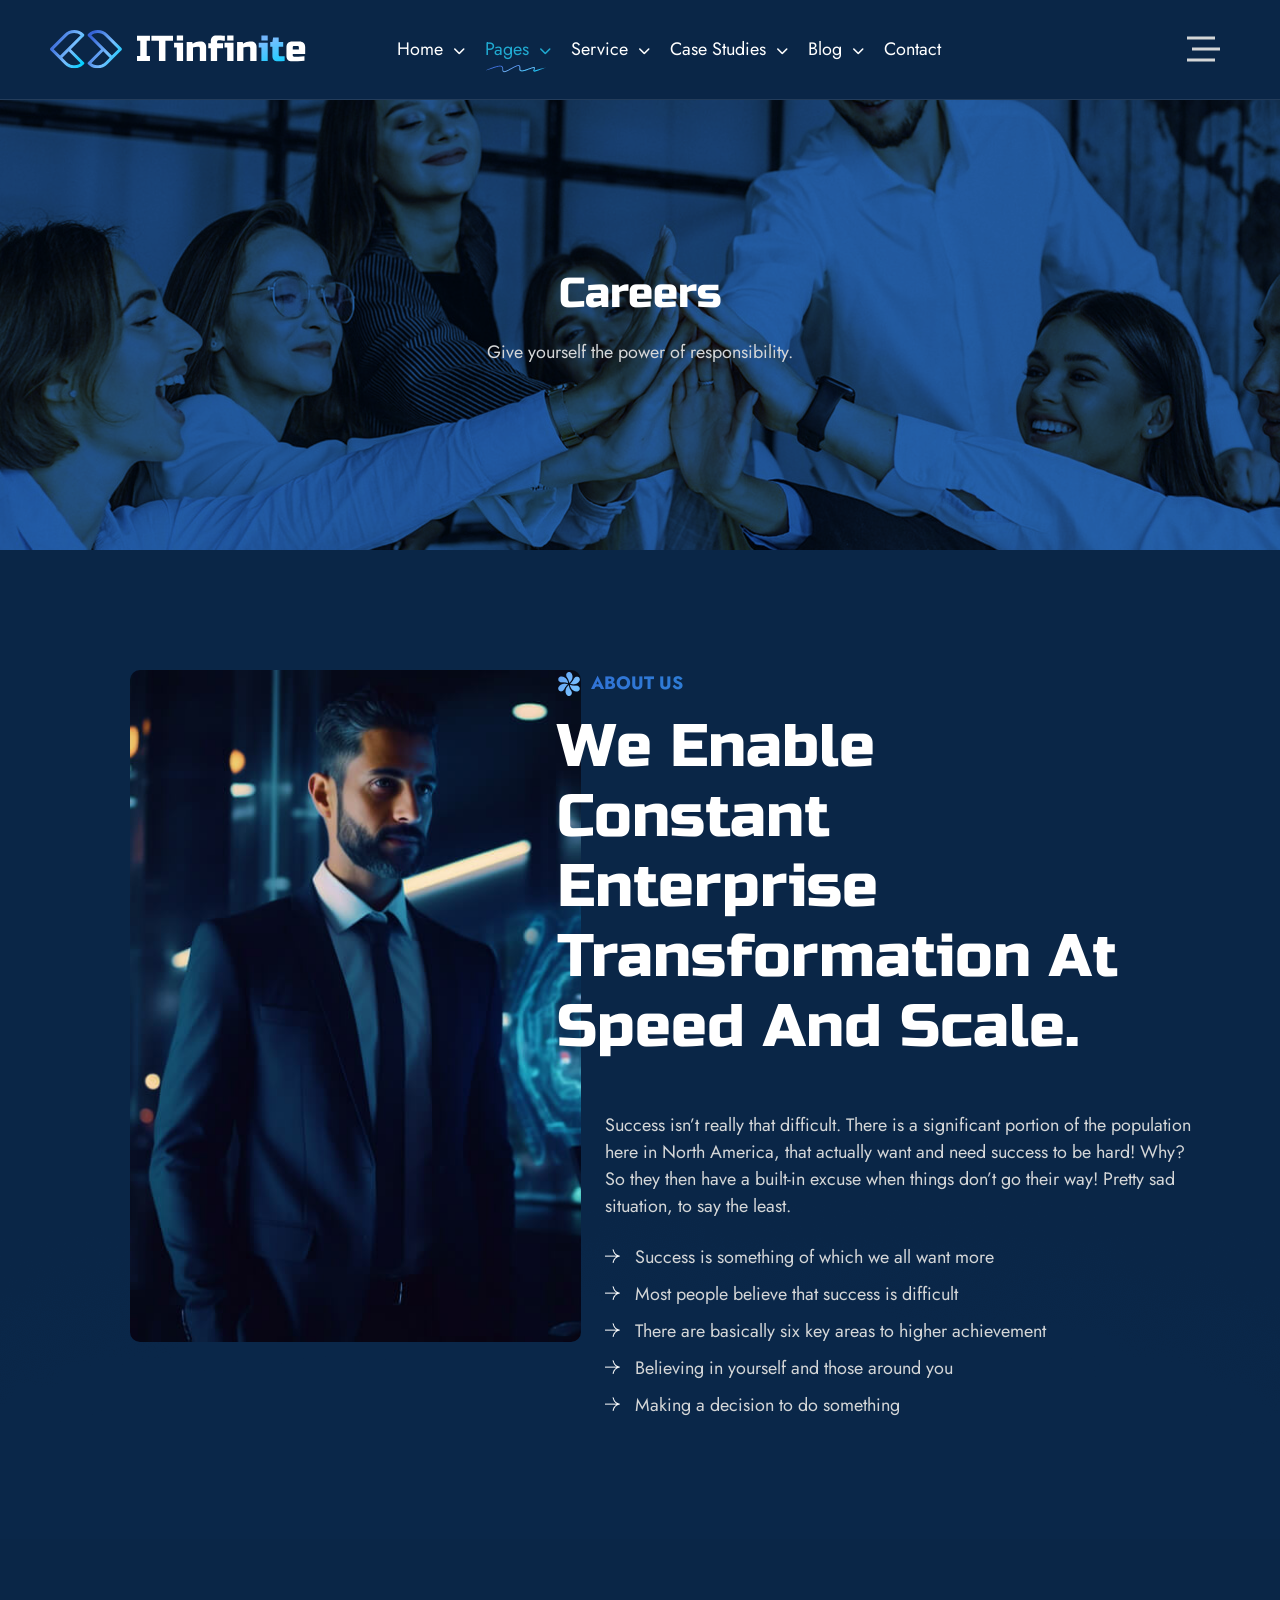
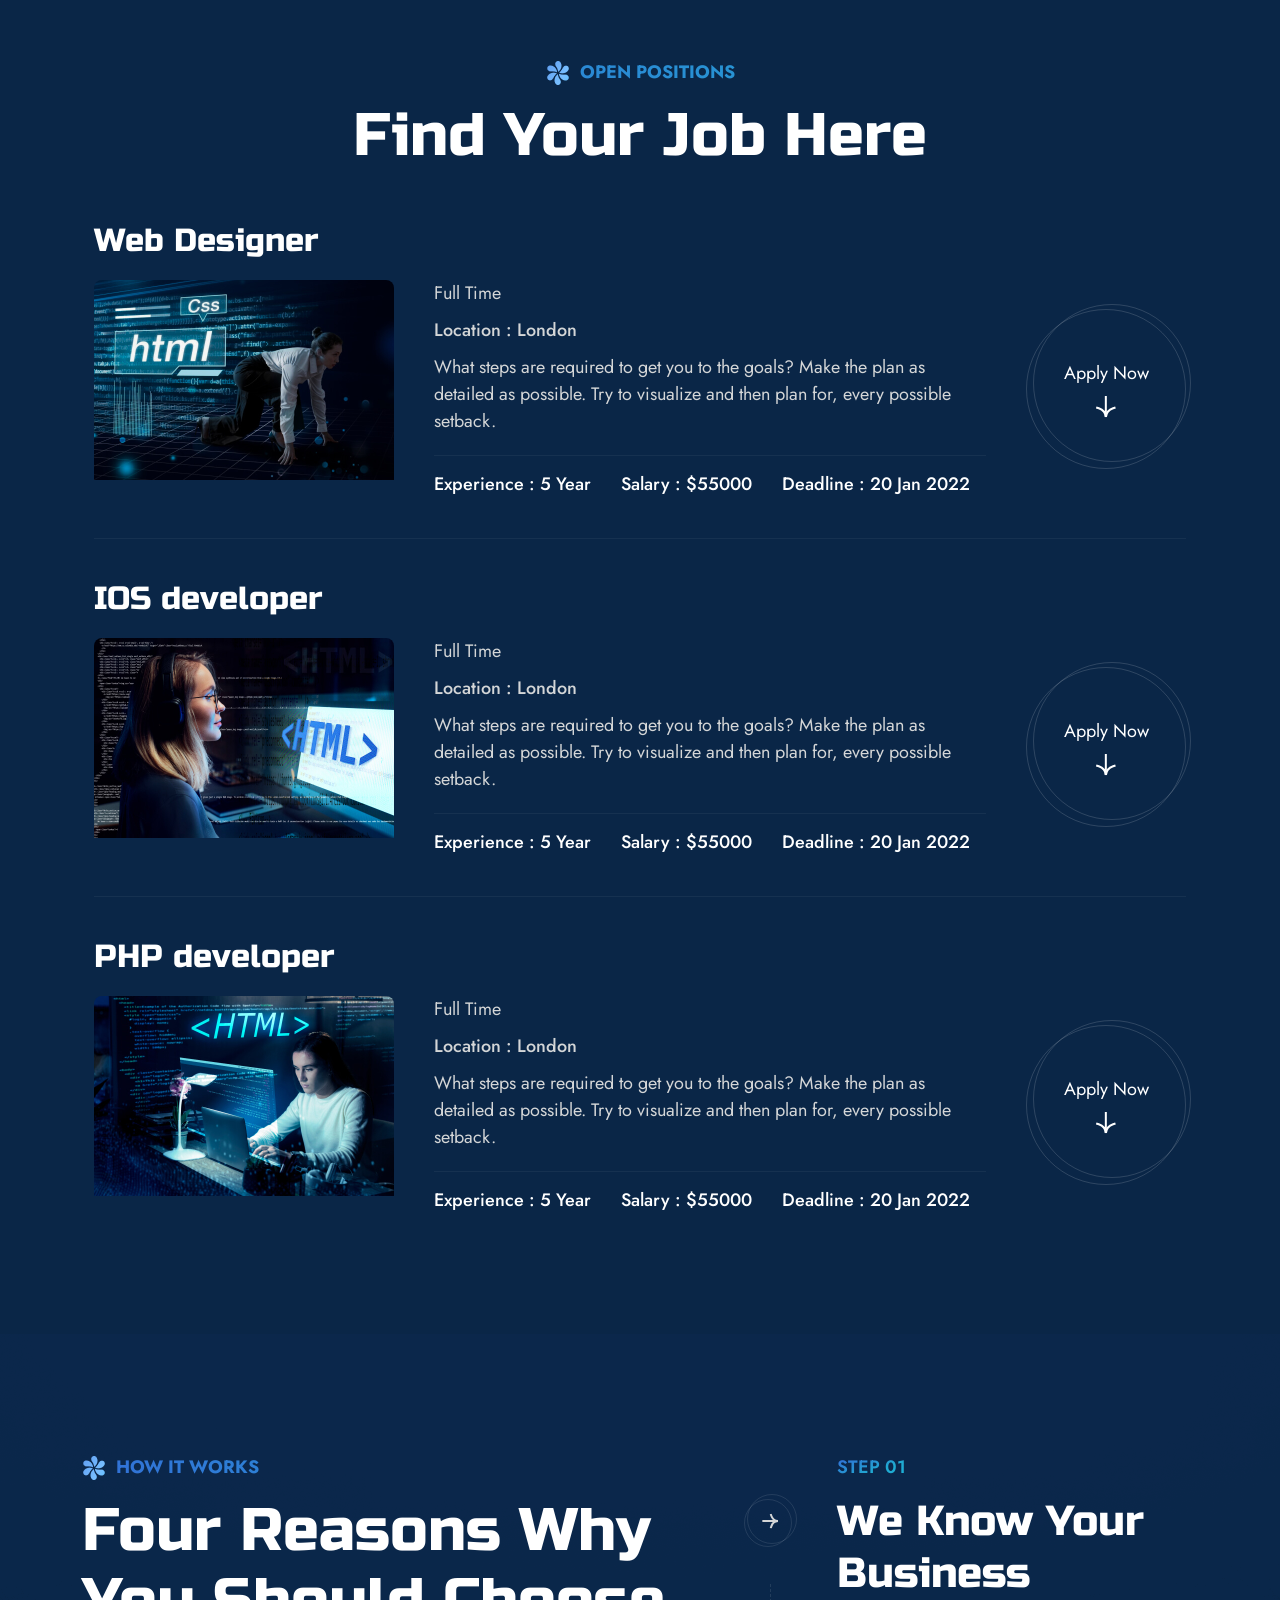
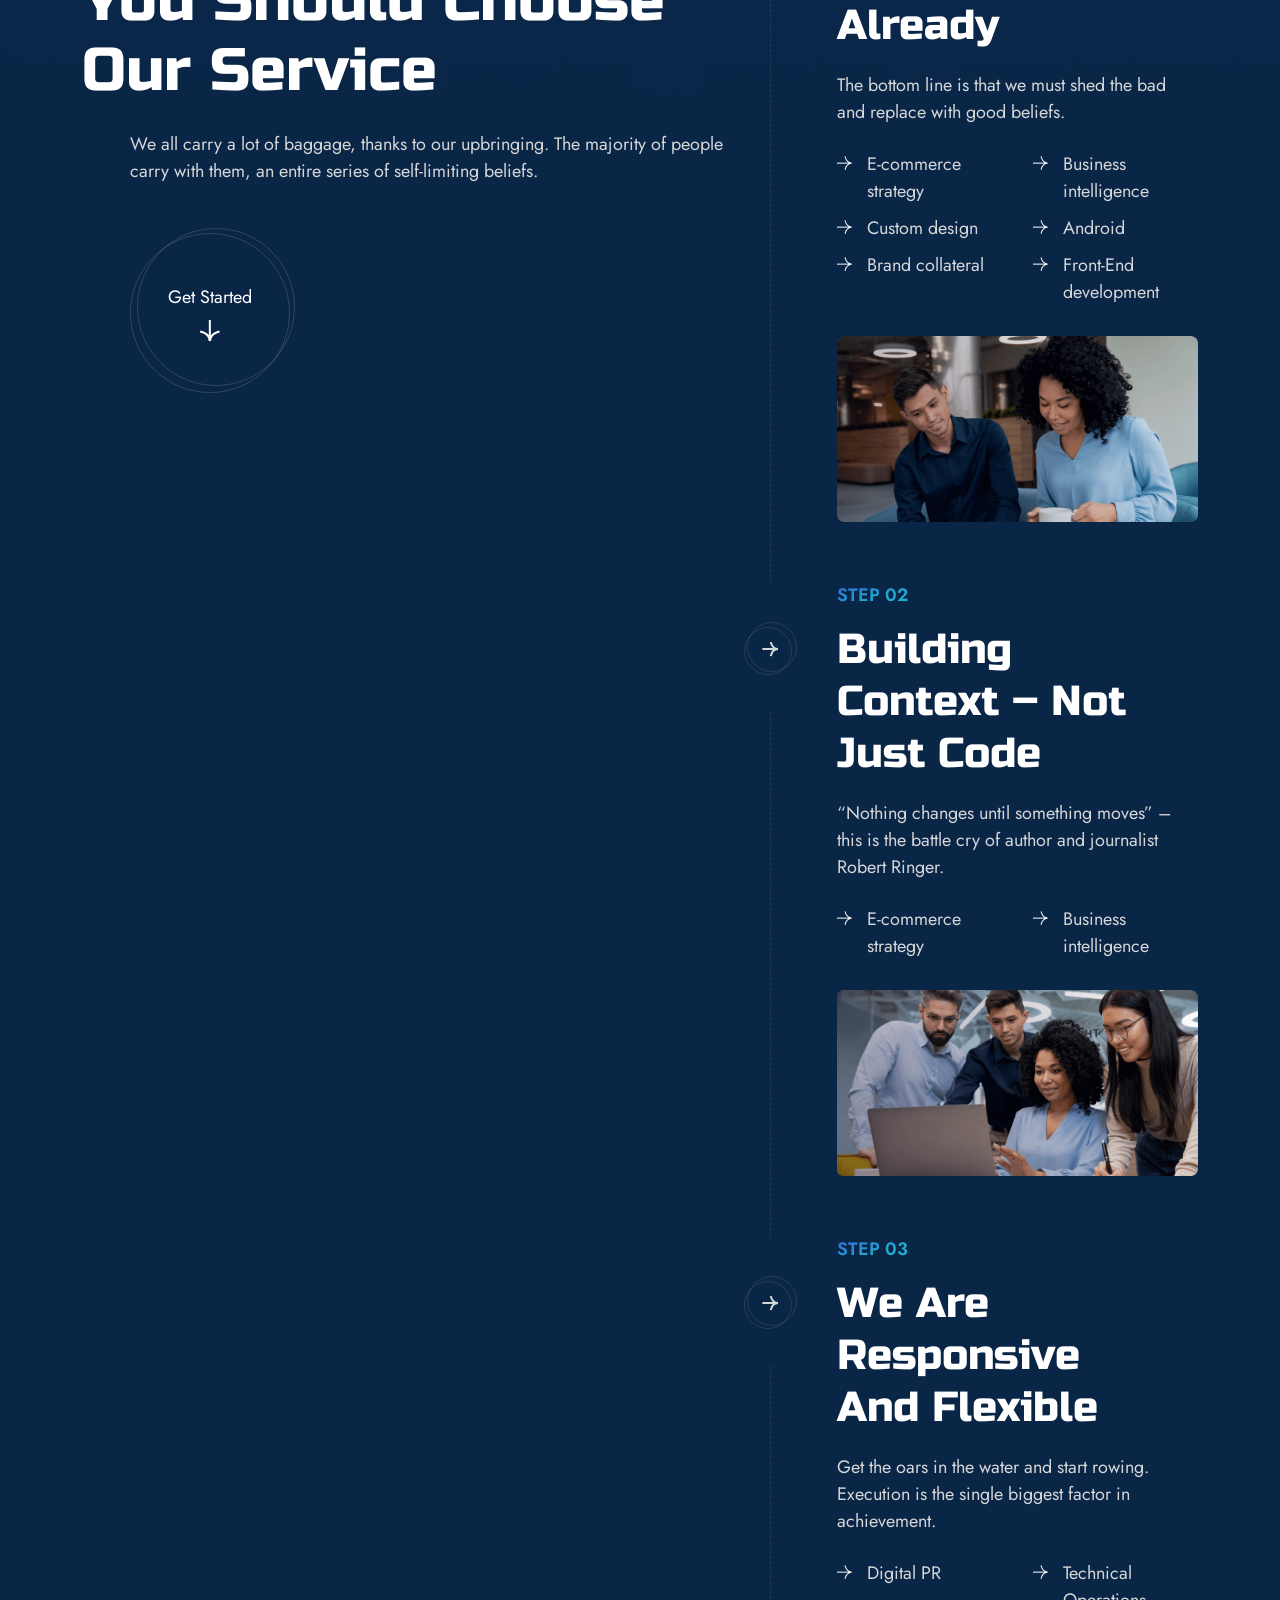
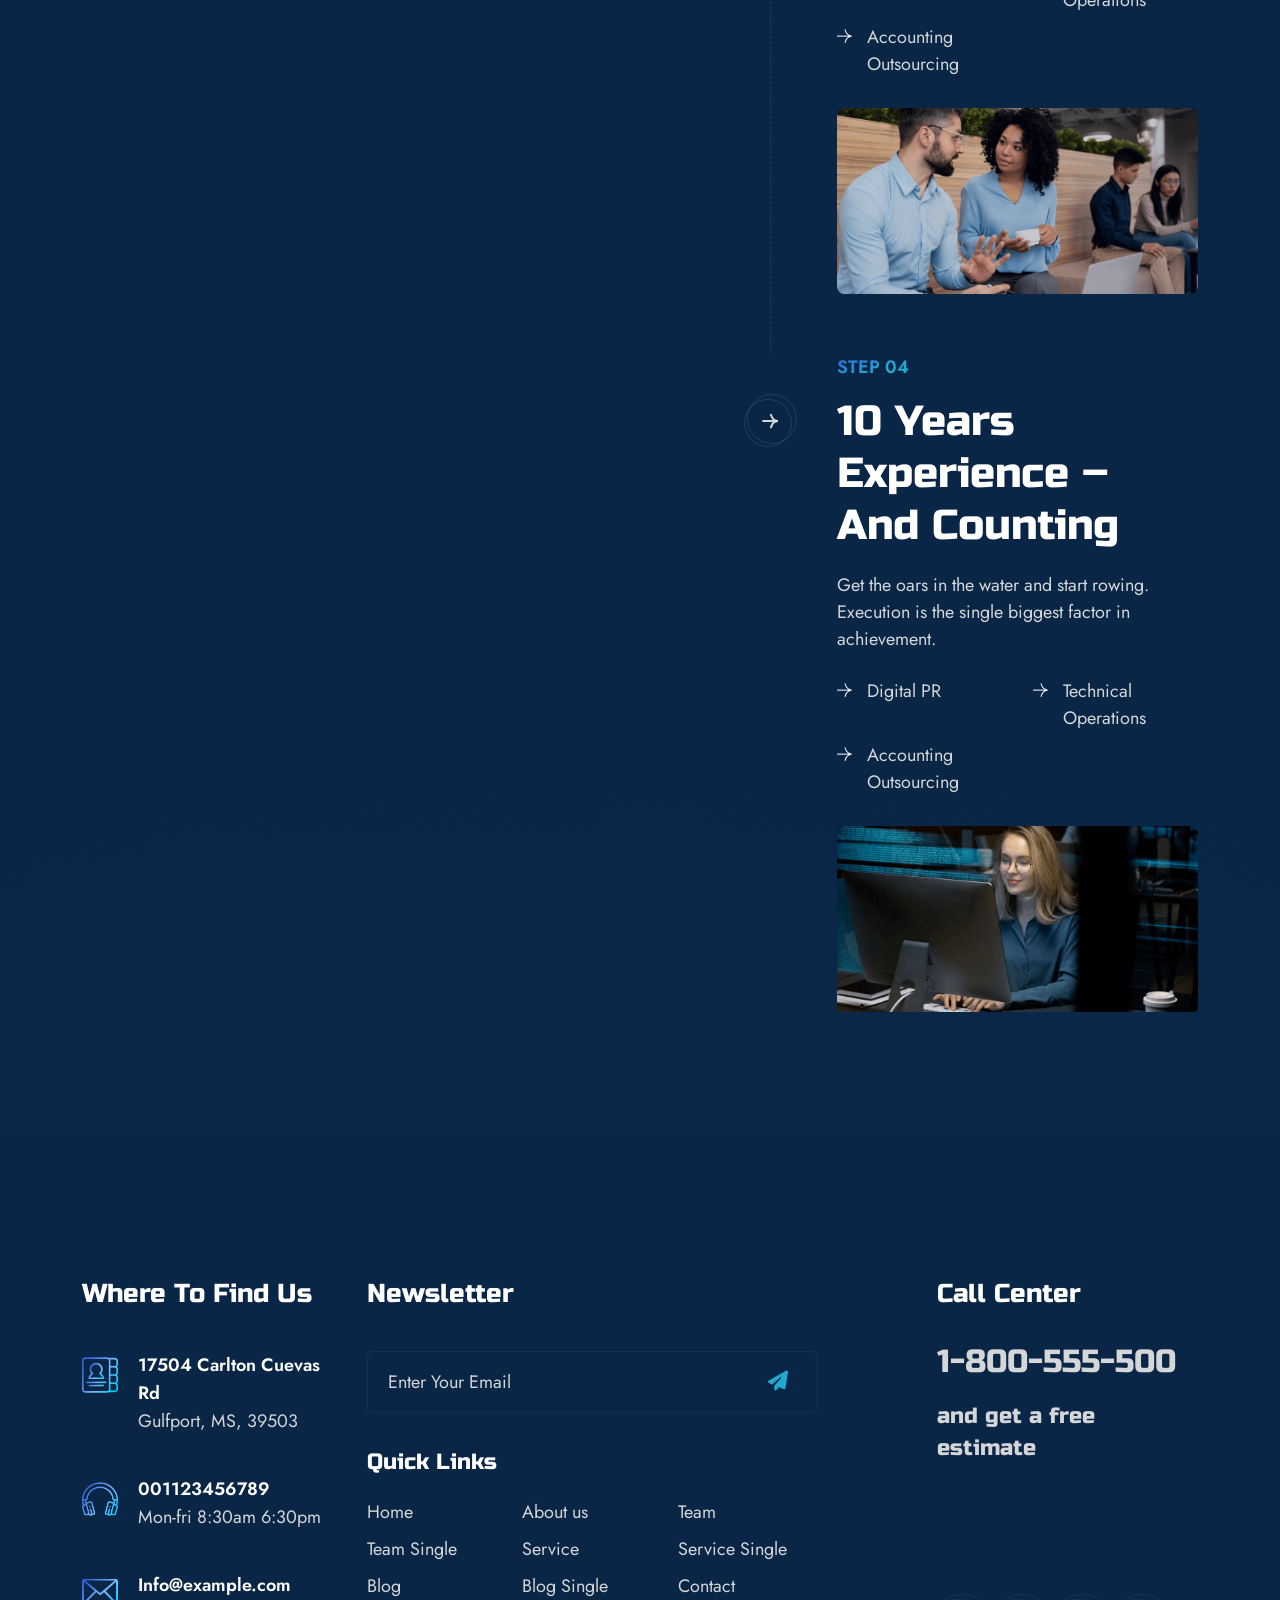
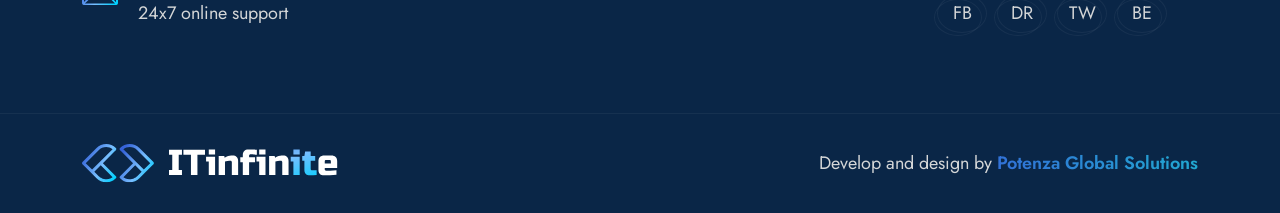
<file: careers.html>
<!DOCTYPE html>
<html lang="zxx">
  <head>
    <meta charset="utf-8">
    <meta name="keywords" content="HTML5 Template">
    <meta name="description" content="IT Infinite - IT Solutions and Services Company HTML5 Template">
    <meta name="author" content="potenzaglobalsolutions.com">
    <meta name="viewport" content="width=device-width, initial-scale=1, shrink-to-fit=no">
    <title>IT Infinite - IT Solutions and Services Company HTML5 Template</title>
    <!-- Favicon -->
    <link rel="shortcut icon" href="images/favicon.ico">
    <!-- Google Font -->
    <link href="https://fonts.googleapis.com/css2?family=Jost:ital,wght@0,100..900;1,100..900&family=Russo+One&display=swap" rel="stylesheet">

    <!-- CSS Global Compulsory (Do not remove)-->
    <link rel="stylesheet" href="css/font-awesome/all.min.css">
    <link rel="stylesheet" href="css/bootstrap/bootstrap.min.css">
    <!-- Page CSS Implementing Plugins (Remove the plugin CSS here if site does not use that feature)-->
    <link rel="stylesheet" href="css/owl-carousel/owl.carousel.min.css">
    <link rel="stylesheet" href="css/swiper/swiper.min.css">
    <link rel="stylesheet" href="css/magnific-popup/magnific-popup.css">
    <!-- Template Style -->
    <link rel="stylesheet" href="css/style.css">
  </head>
  <body>

    <!--=================================
    cursor -->
    <div id="cursor">
      <div class="cursor__circle"></div>
    </div>
    <!--=================================
    cursor -->
    
    <div id="page" class="main">

      <!--=================================
      Header -->
      <header class="header header-default header-sticky">
        <div class="header-inner">
          <div class="site-logo">
            <a class="navbar-brand" href="index.html"><img class="img-fluid" src="images/logo.svg" alt="logo" /></a>
          </div>
          <div class="site-menu d-none d-xl-block">
            <ul class="main-menu">
              <li class="nav-item"><a class="nav-link" href="#">Home <i class="fa-solid fa-chevron-down"></i></a>
                <ul class="submenu">
                  <li><a class="nav-link" href="index.html">Home 01</a></li>
                  <li><a class="nav-link" href="index-02.html">Home 02</a></li>
                  <li><a class="nav-link" href="index-03.html">Home 03</a></li>
                </ul>
              </li>
              <li class="nav-item active"><a class="nav-link" href="#">Pages <i class="fa-solid fa-chevron-down"></i></a>
                <ul class="submenu">
                  <li><a class="nav-link" href="about-us.html">About Us</a></li>
                  <li><a class="nav-link" href="pricing.html">Pricing</a></li>
                  <li><a class="nav-link active" href="careers.html">Careers</a></li>
                  <li><a class="nav-link" href="contact-us.html">Contact</a></li>
                  <li><a class="nav-link" href="faq.html">Faq</a></li>
                  <li><a class="nav-link" href="team.html">Team</a></li>
                  <li><a class="nav-link" href="team-single.html">Team Single</a></li>
                  <li><a class="nav-link" href="typography.html">Typography</a></li>
                  <li><a class="nav-link" href="page-left-sidebar.html">Page Left Sidebar</a></li>
                  <li><a class="nav-link" href="page-right-sidebar.html">Page Right Sidebar</a></li>
                  <li><a class="nav-link" href="error-404.html">Error 404</a></li>
                  <li><a class="nav-link" href="coming-soon.html">Coming Soon</a></li>
                </ul>
              </li>
              <li class="nav-item"><a class="nav-link" href="#">Service <i class="fa-solid fa-chevron-down"></i></a>
                <ul class="submenu">
                  <li><a class="nav-link" href="service.html">Service</a></li>
                  <li><a class="nav-link" href="service-detail.html">Service Single</a></li>
                </ul>
              </li>
              <li class="nav-item"><a class="nav-link" href="#">Case Studies <i class="fa-solid fa-chevron-down"></i></a>
                <ul class="submenu">
                  <li><a class="nav-link" href="case-studies.html">Case Studies</a></li>
                  <li><a class="nav-link" href="case-studies-detail.html">Case Studies Single</a></li>
                </ul>
              </li>
              <li class="nav-item"><a class="nav-link" href="#">Blog <i class="fa-solid fa-chevron-down"></i></a>
                <ul class="submenu">
                  <li><a class="nav-link" href="blog.html">Blog Standard</a></li>
                  <li><a class="nav-link" href="blog-detail.html">Blog Single</a></li>
                </ul>
              </li>
              <li class="nav-item"><a class="nav-link" href="contact-us.html">Contact</a></li>
            </ul>
          </div>

          <div class="site-action d-none d-xl-block">
            <div class="action-hamburger">
              <a class="hamburger" href="#" data-bs-toggle="offcanvas" data-bs-target="#offcanvasRight" aria-controls="offcanvasRight">
                <span class="hamburger-container">
                  <span class="hamburger-inner"></span>
                  <span class="hamburger-hidden"></span>
                </span>
              </a>
            </div>
          </div>

          <div class="mobile-action d-block d-xl-none">
            <div class="mobile-hamburger">
              <a class="hamburger" href="#" data-bs-toggle="offcanvas" data-bs-target="#menuOffcanvas" aria-controls="menuOffcanvas">
                <span class="hamburger-container">
                  <span class="hamburger-inner"></span>
                  <span class="hamburger-hidden"></span>
                </span>
              </a>
            </div>
          </div>
        </div>
      </header>

      <!--=================================
      Main Menu OffCanvas -->
      <div class="offcanvas main-menu-offcanvas offcanvas-end" tabindex="-1" id="menuOffcanvas" aria-labelledby="menuOffcanvasLabel">
        <div class="offcanvas-header">
          <a id="menuOffcanvasLabel" class="navbar-brand" href="index.html"><img class="img-fluid" src="images/logo.svg" alt="logo" /></a>
          <button type="button" class="btn-close" data-bs-dismiss="offcanvas" aria-label="Close"><i class="fa-solid fa-xmark"></i></button>
        </div>
        <div class="offcanvas-body lenis-scroll-disable">
          <div class="body-inner">
            <nav class="navbar">
              <ul class="navbar-nav">
                <li class="nav-item dropdown">
                  <a class="nav-link dropdown-toggle" href="#" role="button" data-bs-toggle="dropdown" aria-expanded="false">Home</a>
                  <ul class="dropdown-menu">
                    <li><a class="dropdown-item" href="index.html">Home 01</a></li>
                    <li><a class="dropdown-item" href="index-02.html">Home 02</a></li>
                    <li><a class="dropdown-item" href="index-03.html">Home 03</a></li>
                  </ul>
                </li>
                <li class="nav-item dropdown">
                  <a class="nav-link dropdown-toggle" href="#" role="button" data-bs-toggle="dropdown" aria-expanded="false">Pages</a>
                  <ul class="dropdown-menu">
                    <li><a class="dropdown-item" href="about-us.html">About Us</a></li>
                    <li><a class="dropdown-item" href="pricing.html">Pricing</a></li>
                    <li><a class="dropdown-item active" href="careers.html">Careers</a></li>
                    <li><a class="dropdown-item" href="contact-us.html">Contact</a></li>
                    <li><a class="dropdown-item" href="faq.html">Faq</a></li>
                    <li><a class="dropdown-item" href="team.html">Team</a></li>
                    <li><a class="dropdown-item" href="team-single.html">Team Single</a></li>
                    <li><a class="dropdown-item" href="typography.html">Typography</a></li>
                    <li><a class="dropdown-item" href="page-left-sidebar.html">Page Left Sidebar</a></li>
                    <li><a class="dropdown-item" href="page-right-sidebar.html">Page Right Sidebar</a></li>
                    <li><a class="dropdown-item" href="error-404.html">Error 404</a></li>
                    <li><a class="dropdown-item" href="coming-soon.html">Coming Soon</a></li>
                  </ul>
                </li>
                <li class="nav-item dropdown">
                  <a class="nav-link dropdown-toggle" href="#" role="button" data-bs-toggle="dropdown" aria-expanded="false">Service</a>
                  <ul class="dropdown-menu">
                    <li><a class="dropdown-item" href="service.html">Service</a></li>
                    <li><a class="dropdown-item" href="service-detail.html">Service Single</a></li>
                  </ul>
                </li>
                <li class="nav-item dropdown">
                  <a class="nav-link dropdown-toggle" href="#" role="button" data-bs-toggle="dropdown" aria-expanded="false">Case Studies</a>
                  <ul class="dropdown-menu">
                    <li><a class="dropdown-item" href="case-studies.html">Case Studies</a></li>
                    <li><a class="dropdown-item" href="case-studies-detail.html">Case Studies Single</a></li>
                  </ul>
                </li>
                <li class="nav-item dropdown">
                  <a class="nav-link dropdown-toggle" href="#" role="button" data-bs-toggle="dropdown" aria-expanded="false">Blog</a>
                  <ul class="dropdown-menu">
                    <li><a class="dropdown-item" href="blog.html">Blog Standard</a></li>
                    <li><a class="dropdown-item" href="blog-detail.html">Blog Single</a></li>
                  </ul>
                </li>
                <li class="nav-item"><a class="nav-link" href="contact-us.html">Contact</a></li>
              </ul>
            </nav>
            <div class="bottom-info">
              <div class="contact-info">
                <span class="number">+1 234 567 8910</span>
                <a class="mail" href="#"><i class="fa-regular fa-envelope"></i>info@gmail.com</a>
                <span class="text">Looking for collaboration for your next creative project?</span>
              </div>
            </div>
          </div>
        </div>
      </div>

      <!--=================================
      Header Side Panel -->
      <div class="offcanvas offcanvas-end sidepanel-offcanvas" tabindex="-1" id="offcanvasRight">
        <div class="offcanvas-header">
          <button type="button" class="btn-close" data-bs-dismiss="offcanvas" aria-label="Close"><i class="fa-solid fa-xmark"></i></button>
        </div>

        <div class="offcanvas-body lenis-scroll-disable">
          <div class="body-inner">
            <div class="about-info">
              <h4 class="title mb-3">Scalable Business for Startups</h4>
              <p>Get the oars in the water and start rowing. Execution is the single biggest factor in achievement so the faster and better your execution.</p>
            </div>
            <div class="socail-info">
              <ul class="socail-list-item">
                <li><a href="#"><i class="fa-brands fa-facebook-f"></i>Facebook</a></li>
                <li><a href="#"><i class="fa-brands fa-instagram"></i>Instagram</a></li>
                <li><a href="#"><i class="fa-brands fa-x-twitter"></i>Twitter</a></li>
                <li><a href="#"><i class="fa-brands fa-dribbble"></i>Dribbble</a></li>
              </ul>
            </div>
            <div class="contact-info">
              <span class="number">+1 234 567 8910</span>
              <a class="mail" href="#"><i class="fa-regular fa-envelope"></i>info@gmail.com</a>
              <span class="text">Looking for collaboration for your next creative project?</span>
            </div>
          </div>
        </div>
      </div>


      <div class="site-content">
        <!--=================================
        Page Header -->
        <div class="inner-header bg-holder" style="background-image: url(images/banner/inner-header/page-header-01.jpg);">
          <div class="container">
            <div class="row  justify-content-center">
              <div class="col-md-12 text-center">
                <h1 class="title">Careers</h1>
                <p>Give yourself the power of responsibility.</p>
              </div>
            </div>
          </div>
        </div>

        <div class="content-wrapper">

          <!--=================================
          about -->
          <section class="space-ptb ellipse-bottom">
            <div class="container">
              <div class="row">
                <div class="col-md-5 mb-5 mb-md-0">
                  <img class="img-fluid mx-lg-5 radius-10" src="images/about/about-04.jpg" alt="#">
                </div>
                <div class="col-md-7">
                  <div class="section-title pe-xl-5">
                    <span class="sub-title"><img class="img-fluid" src="images/subtitle-icon.png" alt=""> About Us</span>
                    <h2 class="title"> We enable constant enterprise transformation at speed and scale. </h2>
                  </div>
                  <div class="ps-sm-5">
                    <p class="mb-4">Success isn’t really that difficult. There is a significant portion of the population here in North America, that actually want and need success to be hard! Why? So they then have a built-in excuse when things don’t go their way! Pretty sad situation, to say the least.</p>
                    <div class="list-wrapper">
                     <ul class="list">
                        <li><img class="img-fluid" src="images/arrow-right.png" alt="">Success is something of which we all want more</li>
                        <li><img class="img-fluid" src="images/arrow-right.png" alt="">Most people believe that success is difficult</li>
                        <li><img class="img-fluid" src="images/arrow-right.png" alt="">There are basically six key areas to higher achievement</li>
                        <li><img class="img-fluid" src="images/arrow-right.png" alt="">Believing in yourself and those around you</li>
                        <li><img class="img-fluid" src="images/arrow-right.png" alt="">Making a decision to do something</li>
                      </ul>
                     </div>
                  </div>
                </div>
              </div>
            </div>
          </section>
          <!--=================================
          about -->

          <!--=================================
          Open positions -->
          <section class="space-ptb">
            <div class="container">
              <div class="row justify-content-center">
                <div class="col-md-10">
                  <div class="section-title text-center">
                    <span class="sub-title justify-content-center"><img class="img-fluid" src="images/subtitle-icon.png" alt=""> Open positions</span>
                    <h2 class="title"> Find Your Job Here</h2>
                  </div>
                </div>
                  <div class="row">
                   <div class="col-lg-12">
                    <div class="find-job-wrapper">
                       <div class="find-job-item">
                          <div class="job-title"><h4 class="awards-name">Web Designer</h4></div>
                          <div class="job-details">
                             <div class="job-image"><img class="img-fluid" src="images/jobs/01.jpg" alt="" /></div>
                             <div class="job-content">
                                <div class="job-time">Full Time</div>
                                <div class="job-location">Location : <span>London</span></div>
                                <div class="job-desc">What steps are required to get you to the goals? Make the plan as detailed as possible. Try to visualize and then plan for, every possible setback.</div>
                                <div class="job-info">
                                   <div class="info-item info-experience">Experience : <span>5 Year</span></div>
                                   <div class="info-item info-salary">Salary : <span>$55000</span></div>
                                   <div class="info-item info-deadline">Deadline : <span>20 Jan 2022</span></div>
                                </div>
                             </div>
                             <div class="job-action">
                                <a class="btn btn-effect" href="#">
                                   <span>Apply Now</span>
                                   <svg width="20" height="22" viewBox="0 0 20 22" fill="none" xmlns="http://www.w3.org/2000/svg"><g clip-path="url(#clip0_59_253)"><path d="M19.4854 11.4293L17.0513 12.221C13.1214 13.4993 10.3036 16.9595 9.84784 21.0668C9.49371 16.981 6.71926 13.5081 2.81255 12.2604L0.210283 11.4293" stroke="white" stroke-width="2"/><path d="M9.83594 20.8889L9.83594 0" stroke="white" stroke-width="2"/></g><defs><clipPath id="clip0_59_253"><rect width="21.3333" height="20" fill="white" transform="translate(20) rotate(90)"/></clipPath></defs></svg>
                                </a>
                             </div>
                          </div>
                       </div>
                       <div class="find-job-item">
                          <div class="job-title"><h4 class="awards-name">IOS developer</h4></div>
                          <div class="job-details">
                             <div class="job-image"><img class="img-fluid" src="images/jobs/02.jpg" alt="" /></div>
                             <div class="job-content">
                                <div class="job-time">Full Time</div>
                                <div class="job-location">Location : <span>London</span></div>
                                <div class="job-desc">What steps are required to get you to the goals? Make the plan as detailed as possible. Try to visualize and then plan for, every possible setback.</div>
                                <div class="job-info">
                                   <div class="info-item info-experience">Experience : <span>5 Year</span></div>
                                   <div class="info-item info-salary">Salary : <span>$55000</span></div>
                                   <div class="info-item info-deadline">Deadline : <span>20 Jan 2022</span></div>
                                </div>
                             </div>
                             <div class="job-action">
                                <a class="btn btn-effect" href="#">
                                   <span>Apply Now</span>
                                   <svg width="20" height="22" viewBox="0 0 20 22" fill="none" xmlns="http://www.w3.org/2000/svg"><g clip-path="url(#clip0_59_254)"><path d="M19.4854 11.4293L17.0513 12.221C13.1214 13.4993 10.3036 16.9595 9.84784 21.0668C9.49371 16.981 6.71926 13.5081 2.81255 12.2604L0.210283 11.4293" stroke="white" stroke-width="2"/><path d="M9.83594 20.8889L9.83594 0" stroke="white" stroke-width="2"/></g><defs><clipPath id="clip0_59_254"><rect width="21.3333" height="20" fill="white" transform="translate(20) rotate(90)"/></clipPath></defs></svg>
                                </a>
                             </div>
                          </div>
                       </div>
                       <div class="find-job-item">
                          <div class="job-title"><h4 class="awards-name">PHP developer</h4></div>
                          <div class="job-details">
                             <div class="job-image"><img class="img-fluid" src="images/jobs/03.jpg" alt="" /></div>
                             <div class="job-content">
                                <div class="job-time">Full Time</div>
                                <div class="job-location">Location : <span>London</span></div>
                                <div class="job-desc">What steps are required to get you to the goals? Make the plan as detailed as possible. Try to visualize and then plan for, every possible setback.</div>
                                <div class="job-info">
                                   <div class="info-item info-experience">Experience : <span>5 Year</span></div>
                                   <div class="info-item info-salary">Salary : <span>$55000</span></div>
                                   <div class="info-item info-deadline">Deadline : <span>20 Jan 2022</span></div>
                                </div>
                             </div>
                             <div class="job-action">
                                <a class="btn btn-effect" href="#">
                                   <span>Apply Now</span>
                                   <svg width="20" height="22" viewBox="0 0 20 22" fill="none" xmlns="http://www.w3.org/2000/svg"><g clip-path="url(#clip0_59_255)"><path d="M19.4854 11.4293L17.0513 12.221C13.1214 13.4993 10.3036 16.9595 9.84784 21.0668C9.49371 16.981 6.71926 13.5081 2.81255 12.2604L0.210283 11.4293" stroke="white" stroke-width="2"/><path d="M9.83594 20.8889L9.83594 0" stroke="white" stroke-width="2"/></g><defs><clipPath id="clip0_59_255"><rect width="21.3333" height="20" fill="white" transform="translate(20) rotate(90)"/></clipPath></defs></svg>
                                </a>
                             </div>
                          </div>
                       </div>
                    </div>
                  </div>
                </div>
              </div>
            </div>
          </section>
          <!--=================================
          Open positions -->

          <!--=================================
          Steps -->
          <section class="space-pt ellipse-top">
            <div class="space-pb ellipse-bottom">
              <div class="container">
                <div class="row">
                  <div class="col-lg-7">
                    <div class="sticky-top" style="top: 80px;">
                      <div class="section-title mb-0">
                        <span class="sub-title"><img class="img-fluid" src="images/subtitle-icon.png" alt="" /> How It Works</span>
                        <h2 class="title">Four reasons why you should choose our service</h2>
                      </div>
                      <div class="ps-xxl-5 ms-0 ms-md-5 pb-5 pb-lg-0">
                        <p class="mb-5">We all carry a lot of baggage, thanks to our upbringing. The majority of people carry with them, an entire series of self-limiting beliefs.</p>
                        <a class="btn btn-effect" href="#">
                          <span>Get Started</span>
                          <svg width="20" height="22" viewBox="0 0 20 22" fill="none" xmlns="http://www.w3.org/2000/svg"><g clip-path="url(#clip0_59_256)"><path d="M19.4854 11.4293L17.0513 12.221C13.1214 13.4993 10.3036 16.9595 9.84784 21.0668C9.49371 16.981 6.71926 13.5081 2.81255 12.2604L0.210283 11.4293" stroke="white" stroke-width="2"/><path d="M9.83594 20.8889L9.83594 0" stroke="white" stroke-width="2"/></g><defs><clipPath id="clip0_59_256"><rect width="21.3333" height="20" fill="white" transform="translate(20) rotate(90)"/></clipPath></defs></svg>
                        </a>
                       </div>
                    </div>
                  </div>
                  <div class="col-lg-5">
                    <div class="steps-wrapper">
                      <div class="steps-item">
                        <div class="step-arrow">
                          <a class="btn-arrow" href="#"><svg width="17" height="16" viewBox="0 0 17 16" fill="none" xmlns="http://www.w3.org/2000/svg"><g clip-path="url(#clip0_923_133)"><path d="M8.70801 0.959961L9.29825 2.7665C10.2512 5.68321 12.8308 7.77453 15.8928 8.1128C12.8468 8.37564 10.2578 10.4348 9.3276 13.3343L8.70801 15.2657" stroke="inherit" stroke-width="2"/><path d="M15.7602 8.12158H0.1875" stroke="inherit" stroke-width="2"/></g><defs><clipPath id="clip0_923_133"><rect width="15.904" height="14.8437" fill="inherit" transform="translate(0.1875 0.578125)"/></clipPath></defs></svg></a>
                        </div>
                        <div class="step-info">
                          <span class="step-number">Step 01</span>
                          <h3 class="step-title">We Know Your Business Already</h3>
                          <p>The bottom line is that we must shed the bad and replace with good beliefs.</p>
                          <div class="list-wrapper">
                            <ul class="step-list list col-2">
                              <li><img class="img-fluid" src="images/arrow-right.png" alt="" />E-commerce strategy</li>
                              <li><img class="img-fluid" src="images/arrow-right.png" alt="" />Business intelligence</li>
                              <li><img class="img-fluid" src="images/arrow-right.png" alt="" />Custom design</li>
                              <li><img class="img-fluid" src="images/arrow-right.png" alt="" />Android</li>
                              <li><img class="img-fluid" src="images/arrow-right.png" alt="" />Brand collateral</li>
                              <li><img class="img-fluid" src="images/arrow-right.png" alt="" />Front-End development</li>
                            </ul>
                          </div>
                          <div class="step-image"><img class="img-fluid" src="images/steps/01.png" alt=""></div>
                        </div>
                      </div>
                      <div class="steps-item">
                        <div class="step-arrow">
                          <a class="btn-arrow" href="#"><svg width="17" height="16" viewBox="0 0 17 16" fill="none" xmlns="http://www.w3.org/2000/svg"><g clip-path="url(#clip0_923_134)"><path d="M8.70801 0.959961L9.29825 2.7665C10.2512 5.68321 12.8308 7.77453 15.8928 8.1128C12.8468 8.37564 10.2578 10.4348 9.3276 13.3343L8.70801 15.2657" stroke="inherit" stroke-width="2"/><path d="M15.7602 8.12158H0.1875" stroke="inherit" stroke-width="2"/></g><defs><clipPath id="clip0_923_134"><rect width="15.904" height="14.8437" fill="inherit" transform="translate(0.1875 0.578125)"/></clipPath></defs></svg></a>
                        </div>
                        <div class="step-info">
                          <span class="step-number">Step 02</span>
                          <h3 class="step-title">Building Context – Not Just Code</h3>
                          <p>“Nothing changes until something moves” – this is the battle cry of author and journalist Robert Ringer.</p>
                          <div class="list-wrapper">
                            <ul class="step-list list col-2">
                              <li><img class="img-fluid" src="images/arrow-right.png" alt="" />E-commerce strategy</li>
                              <li><img class="img-fluid" src="images/arrow-right.png" alt="" />Business intelligence</li>
                            </ul>
                          </div>
                          <div class="step-image"><img class="img-fluid" src="images/steps/02.png" alt=""></div>
                        </div>
                      </div>

                      <div class="steps-item">
                        <div class="step-arrow">
                          <a class="btn-arrow" href="#"><svg width="17" height="16" viewBox="0 0 17 16" fill="none" xmlns="http://www.w3.org/2000/svg"><g clip-path="url(#clip0_923_135)"><path d="M8.70801 0.959961L9.29825 2.7665C10.2512 5.68321 12.8308 7.77453 15.8928 8.1128C12.8468 8.37564 10.2578 10.4348 9.3276 13.3343L8.70801 15.2657" stroke="inherit" stroke-width="2"/><path d="M15.7602 8.12158H0.1875" stroke="inherit" stroke-width="2"/></g><defs><clipPath id="clip0_923_135"><rect width="15.904" height="14.8437" fill="inherit" transform="translate(0.1875 0.578125)"/></clipPath></defs></svg></a>
                        </div>
                        <div class="step-info">
                          <span class="step-number">Step 03</span>
                          <h3 class="step-title">We Are Responsive And Flexible</h3>
                          <p>Get the oars in the water and start rowing. Execution is the single biggest factor in achievement.</p>
                          <div class="list-wrapper">
                            <ul class="step-list list col-2">
                              <li><img class="img-fluid" src="images/arrow-right.png" alt="" />Digital PR</li>
                              <li><img class="img-fluid" src="images/arrow-right.png" alt="" />Technical Operations</li>
                              <li><img class="img-fluid" src="images/arrow-right.png" alt="" />Accounting Outsourcing</li>
                            </ul>
                          </div>
                          <div class="step-image"><img class="img-fluid" src="images/steps/03.png" alt=""></div>
                        </div>
                      </div>

                      <div class="steps-item">
                        <div class="step-arrow">
                          <a class="btn-arrow" href="#"><svg width="17" height="16" viewBox="0 0 17 16" fill="none" xmlns="http://www.w3.org/2000/svg"><g clip-path="url(#clip0_923_136)"><path d="M8.70801 0.959961L9.29825 2.7665C10.2512 5.68321 12.8308 7.77453 15.8928 8.1128C12.8468 8.37564 10.2578 10.4348 9.3276 13.3343L8.70801 15.2657" stroke="inherit" stroke-width="2"/><path d="M15.7602 8.12158H0.1875" stroke="inherit" stroke-width="2"/></g><defs><clipPath id="clip0_923_136"><rect width="15.904" height="14.8437" fill="inherit" transform="translate(0.1875 0.578125)"/></clipPath></defs></svg></a>
                        </div>
                        <div class="step-info">
                          <span class="step-number">Step 04</span>
                          <h3 class="step-title">10 Years Experience – And Counting</h3>
                          <p>Get the oars in the water and start rowing. Execution is the single biggest factor in achievement.</p>
                          <div class="list-wrapper">
                            <ul class="step-list list col-2">
                              <li><img class="img-fluid" src="images/arrow-right.png" alt="" />Digital PR</li>
                              <li><img class="img-fluid" src="images/arrow-right.png" alt="" />Technical Operations</li>
                              <li><img class="img-fluid" src="images/arrow-right.png" alt="" />Accounting Outsourcing</li>
                            </ul>
                          </div>
                          <div class="step-image"><img class="img-fluid" src="images/steps/04.png" alt=""></div>
                        </div>
                      </div>

                    </div>
                  </div>
                </div>
              </div>
            </div>
          </section>
          <!--=================================
          Steps -->

        </div>
      </div>

      <!--=================================
      Site Footer -->
      <footer class="site-footer footer-dark">
        <div class="footer-main">
          <div class="container">
            <div class="row">
              <div class="col-xl-3 col-md-5">
                <div class="widget widget-address-info">
                  <h5 class="widget-title">Where To Find Us</h5>
                  <ul class="address-info-list">
                    <li><i class="icon"><img class="img-fluid" src="images/svg/address-info-contacts.svg" alt="" /></i><span class="info"><span>17504 Carlton Cuevas Rd </span>Gulfport, MS, 39503</span></li>
                    <li><i class="icon"><img class="img-fluid" src="images/svg/address-info-headphone.svg" alt="" /></i><span class="info"><span>001123456789 </span>Mon-fri 8:30am 6:30pm</span></li>
                    <li><i class="icon"><img class="img-fluid" src="images/svg/address-info-email.svg" alt="" /></i><span class="info"><span>Info@example.com </span>24x7 online support</span></li>
                  </ul>
                </div>
              </div>
              <div class="col-xl-5 col-md-7">
                <div class="widget">
                  <h5 class="widget-title">Newsletter</h5>
                  <div class="widget widget-newsletter mb-4 pb-2">
                    <form class="newsletter-form">
                      <input type="text" class="form-control" placeholder="Enter Your Email">
                      <button type="submit" class="subscribe-btn"><i class="fa-solid fa-paper-plane"></i></button>
                    </form>
                  </div>
                  <div class="widget widget-menu">
                    <h6 class="widget-title">Quick Links</h6>
                    <ul class="list-unstyled list-col-3 mb-0">
                      <li><a href="index.html">Home</a></li>
                      <li><a href="about-us.html">About us</a></li>
                      <li><a href="team.html">Team</a></li>
                      <li><a href="team-single.html">Team Single</a></li>
                      <li><a href="service.html">Service</a></li>
                      <li><a href="service-detail.html">Service Single</a></li>
                      <li><a href="blog.html">Blog</a></li>
                      <li><a href="blog-detail.html">Blog Single</a></li>
                      <li><a href="contact-us.html">Contact</a></li>
                    </ul>
                  </div>
                </div>
              </div>
              <div class="col-xl-3 col-md-12 ms-auto">
                <div class="widget widget-info">
                  <h5 class="widget-title">Call Center</h5>
                  <a class="number" href="tel:+1800555500">1-800-555-500</a>
                  <h6 class="title">and get a free estimate</h6>
                </div>
                <div class="widget-socail">
                  <ul class="socail-icon">
                    <li><a href="#">Fb</a></li>
                    <li><a href="#">Dr</a></li>
                    <li><a href="#">Tw</a></li>
                    <li><a href="#">Be</a></li>
                  </ul>
                </div>
              </div>
            </div>

          </div>
        </div>
        <div class="footer-copyright">
          <div class="container">
            <div class="row align-items-center">
              <div class="col-lg-6"><p><a class="footer-logo" href="index.html"><img class="img-fluid" src="images/logo.svg" alt="logo" /></a></p></div>
              <div class="col-lg-6 text-lg-end"><p>Develop and design by <a href="#">Potenza Global Solutions</a></p></div>
            </div>
          </div>
        </div>
      </footer>

      <!--=================================
      Back To Top -->
      <div class="back-to-top">
        <svg class="progress-circle svg-content" width="100%" height="100%" viewBox="-1 -1 102 102">
          <path d="M50,1 a49,49 0 0,1 0,98 a49,49 0 0,1 0,-98"/>
        </svg>
      </div>

    </div>
    <!--=================================
    Javascript -->
    <!-- JS Global Compulsory (Do not remove)-->
    <script src="js/jquery-3.7.1.min.js"></script>
    <script src="js/jquery.appear.js"></script>
    <script src="js/popper/popper.min.js"></script>
    <script src="js/bootstrap/bootstrap.min.js"></script>
    <!-- Page JS Implementing Plugins (Remove the plugin script here if site does not use that feature)-->
    <script src="js/owl-carousel/owl.carousel.min.js"></script>
    <script src="js/jarallax/jarallax.min.js"></script>
    <script src="js/jarallax/jarallax-video.min.js"></script>
    <script src="js/swiper/swiper.min.js"></script>
    <script src="js/swiperanimation/SwiperAnimation.min.js"></script>
    <script src="js/shuffle/shuffle.min.js"></script>
    <script src="js/magnific-popup/jquery.magnific-popup.js"></script>
    <script src="js/counter/jquery.countTo.js"></script>
    <script src="js/gsap.min.js"></script>
    <script src="js/attractHover.js"></script>
    <script src="js/lenis.min.js"></script>
    <script src="js/custom.js"></script> <!-- Template Scripts (Do not remove)-->
  </body>
</html>
</file>
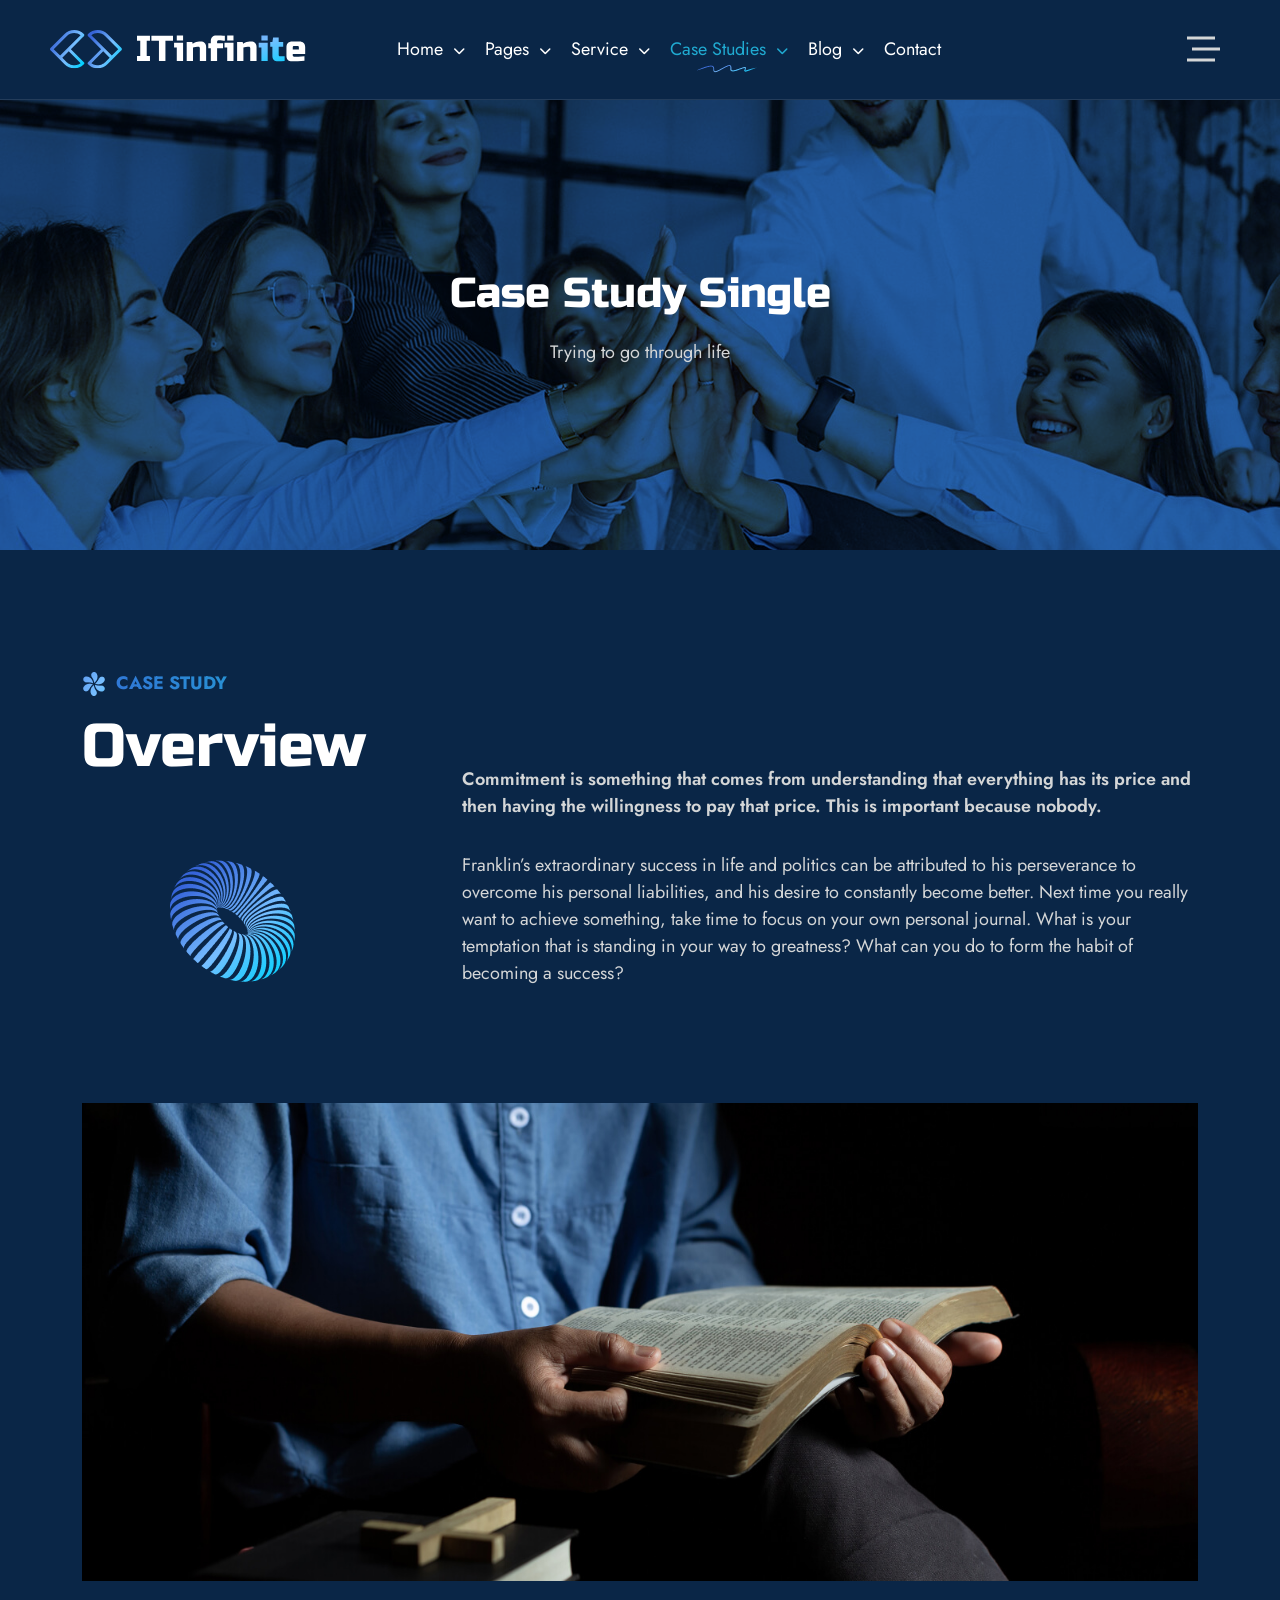
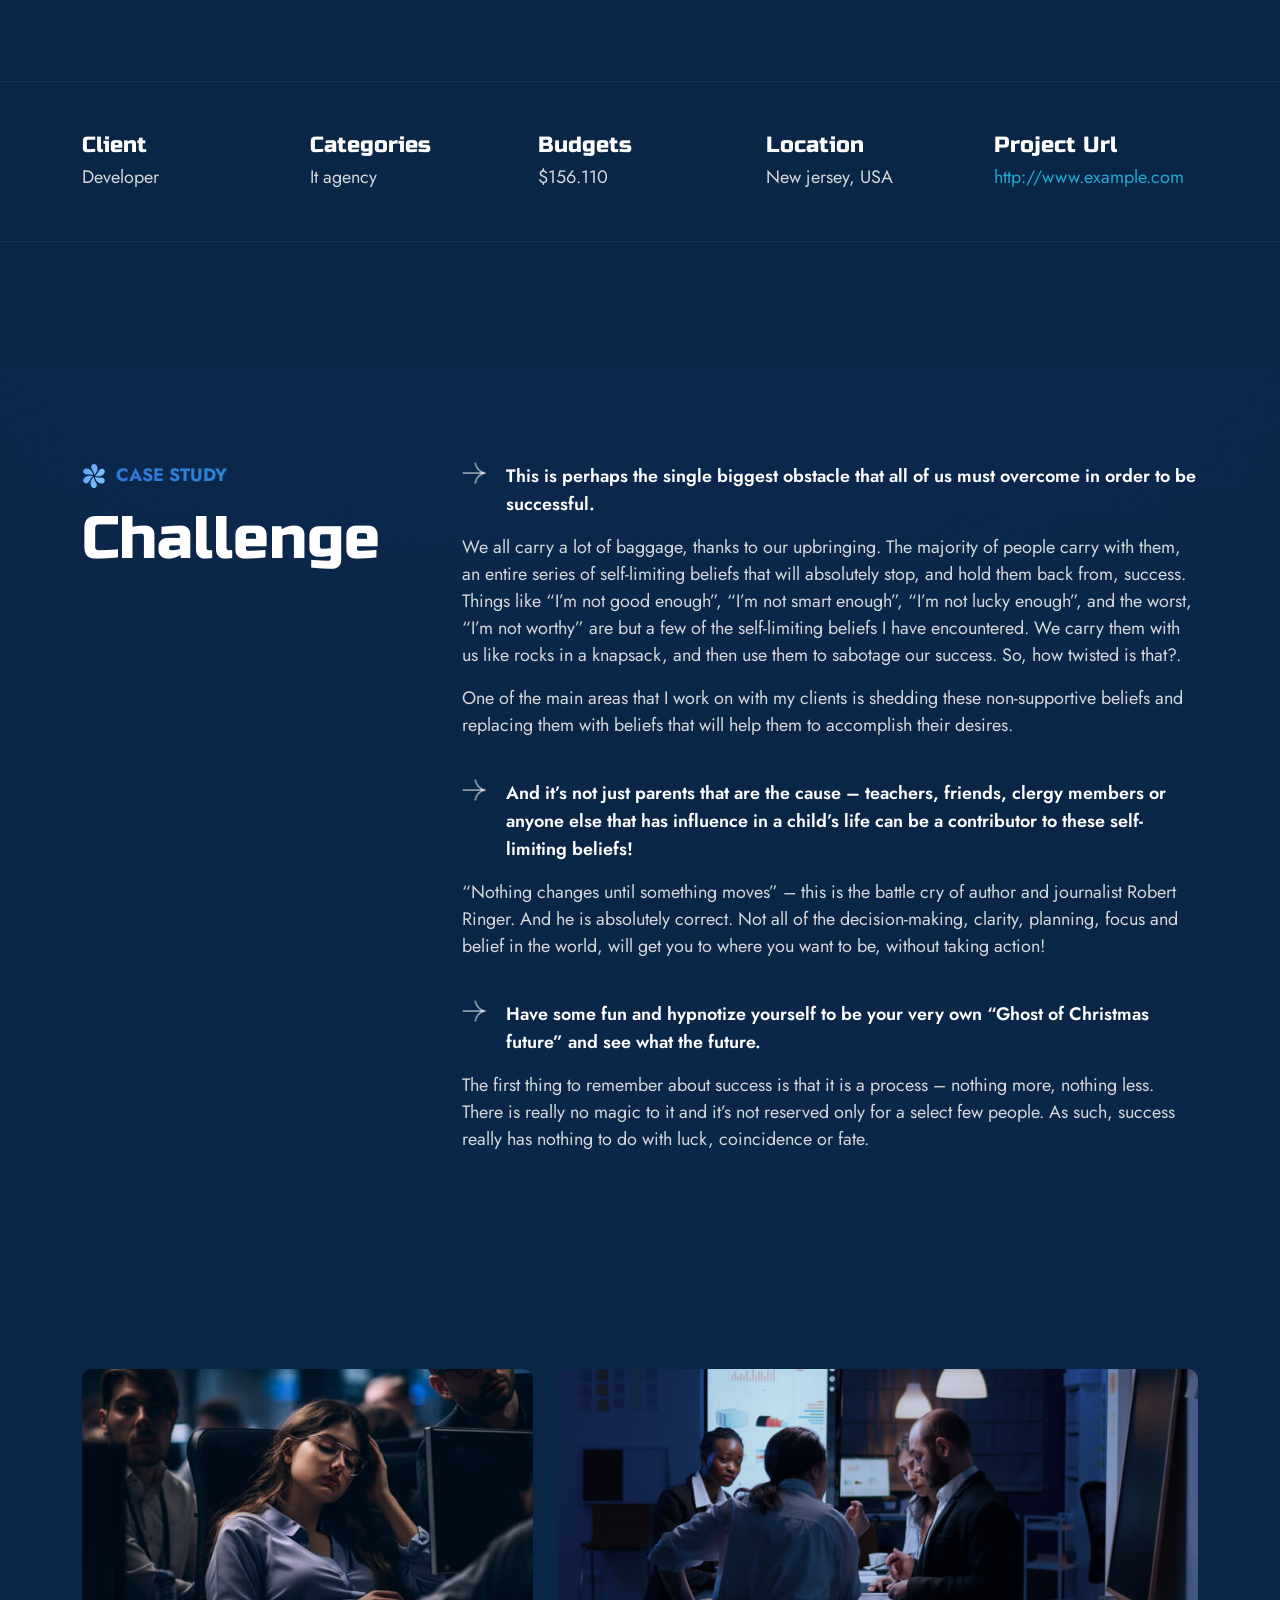
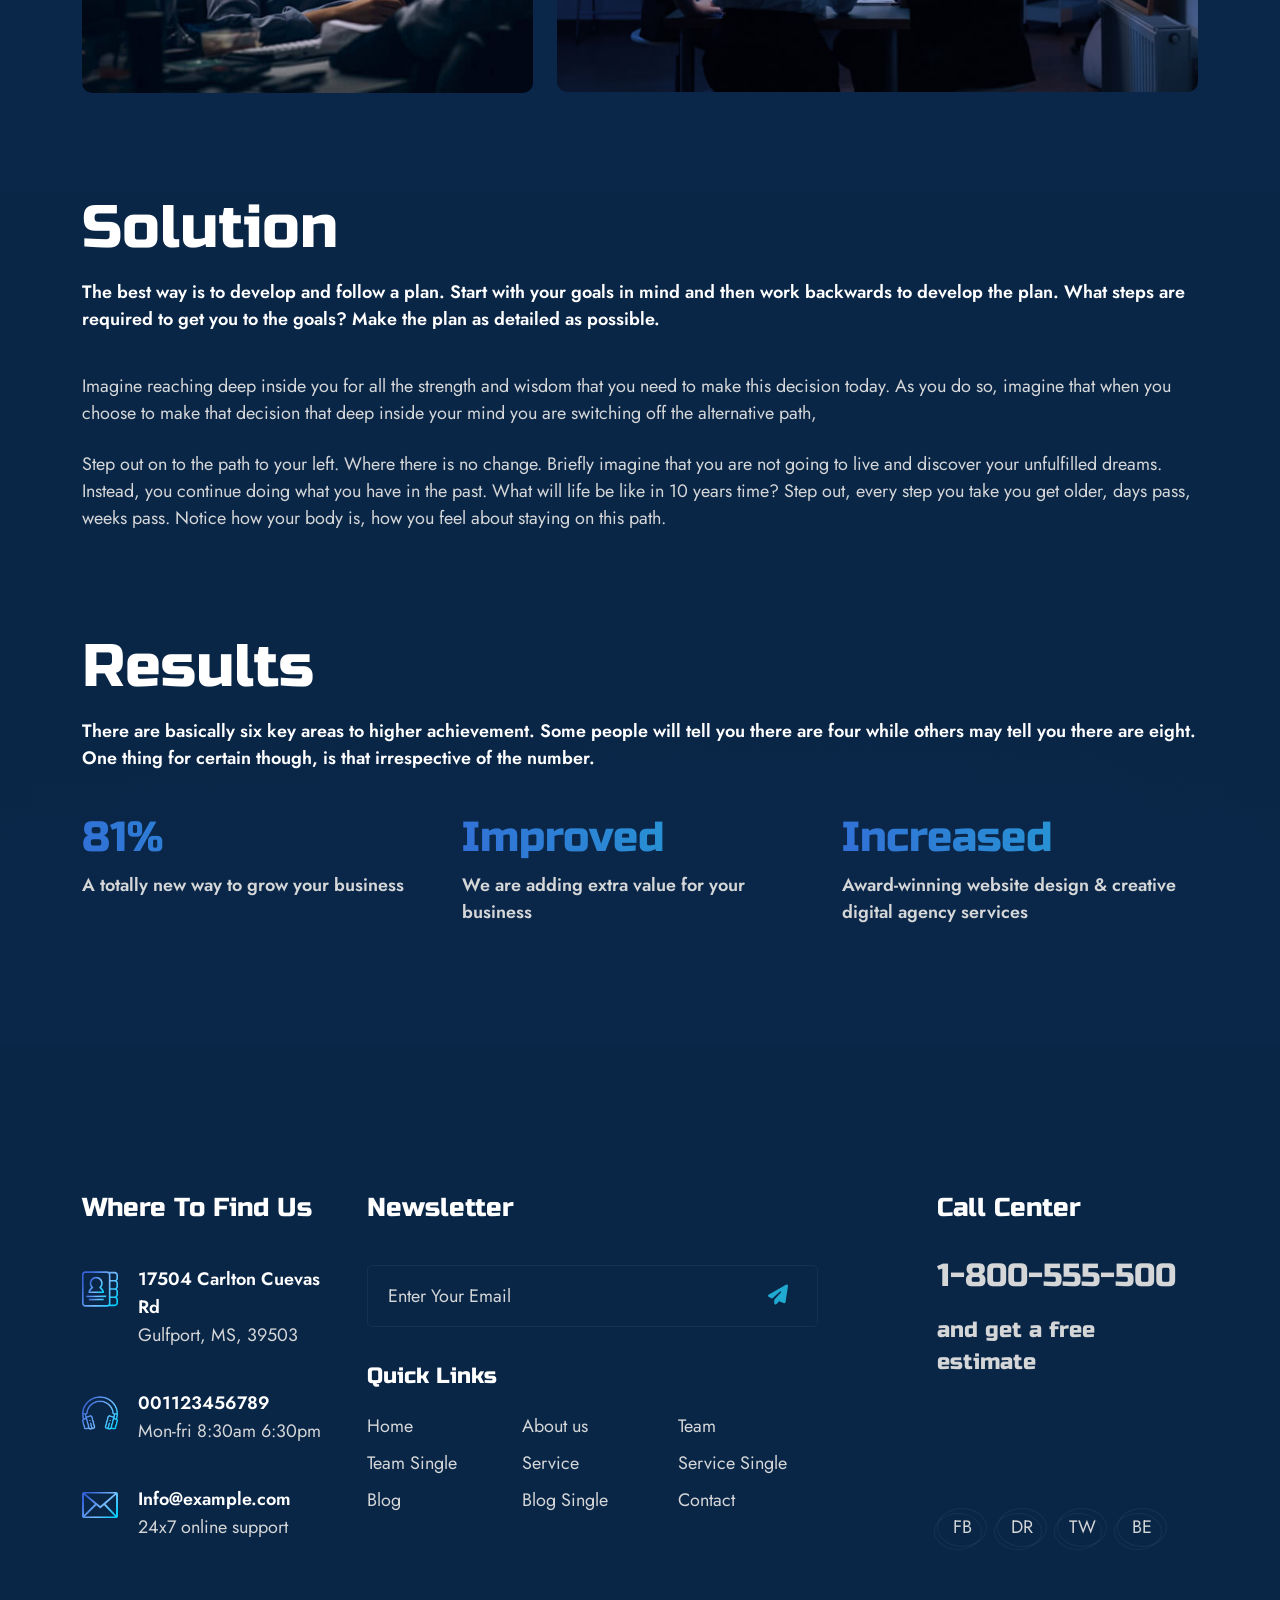
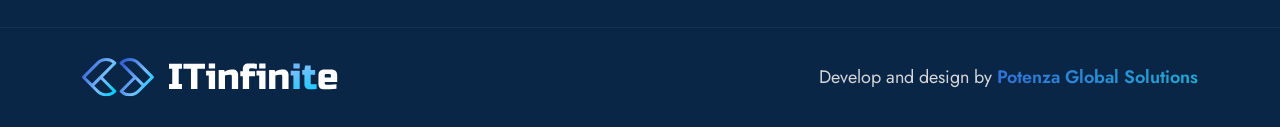
<file: case-studies-detail.html>
<!DOCTYPE html>
<html lang="zxx">
  <head>
    <meta charset="utf-8">
    <meta name="keywords" content="HTML5 Template">
    <meta name="description" content="IT Infinite - IT Solutions and Services Company HTML5 Template">
    <meta name="author" content="potenzaglobalsolutions.com">
    <meta name="viewport" content="width=device-width, initial-scale=1, shrink-to-fit=no">
    <title>IT Infinite - IT Solutions and Services Company HTML5 Template</title>
    <!-- Favicon -->
    <link rel="shortcut icon" href="images/favicon.ico">
    <!-- Google Font -->
    <link href="https://fonts.googleapis.com/css2?family=Jost:ital,wght@0,100..900;1,100..900&family=Russo+One&display=swap" rel="stylesheet">

    <!-- CSS Global Compulsory (Do not remove)-->
    <link rel="stylesheet" href="css/font-awesome/all.min.css">
    <link rel="stylesheet" href="css/bootstrap/bootstrap.min.css">
    <!-- Page CSS Implementing Plugins (Remove the plugin CSS here if site does not use that feature)-->
    <link rel="stylesheet" href="css/owl-carousel/owl.carousel.min.css">
    <link rel="stylesheet" href="css/swiper/swiper.min.css">
    <link rel="stylesheet" href="css/magnific-popup/magnific-popup.css">
    <!-- Template Style -->
    <link rel="stylesheet" href="css/style.css">
  </head>
  <body>

    <!--=================================
    cursor -->
    <div id="cursor">
      <div class="cursor__circle"></div>
    </div>
    <!--=================================
    cursor -->
    
    <div id="page" class="main">

      <!--=================================
      Header -->
      <header class="header header-default header-sticky">
        <div class="header-inner">
          <div class="site-logo">
            <a class="navbar-brand" href="index.html"><img class="img-fluid" src="images/logo.svg" alt="logo" /></a>
          </div>
          <div class="site-menu d-none d-xl-block">
            <ul class="main-menu">
              <li class="nav-item"><a class="nav-link" href="#">Home <i class="fa-solid fa-chevron-down"></i></a>
                <ul class="submenu">
                  <li><a class="nav-link" href="index.html">Home 01</a></li>
                  <li><a class="nav-link" href="index-02.html">Home 02</a></li>
                  <li><a class="nav-link" href="index-03.html">Home 03</a></li>
                </ul>
              </li>
              <li class="nav-item"><a class="nav-link" href="#">Pages <i class="fa-solid fa-chevron-down"></i></a>
                <ul class="submenu">
                  <li><a class="nav-link" href="about-us.html">About Us</a></li>
                  <li><a class="nav-link" href="pricing.html">Pricing</a></li>
                  <li><a class="nav-link" href="careers.html">Careers</a></li>
                  <li><a class="nav-link" href="contact-us.html">Contact</a></li>
                  <li><a class="nav-link" href="faq.html">Faq</a></li>
                  <li><a class="nav-link" href="team.html">Team</a></li>
                  <li><a class="nav-link" href="team-single.html">Team Single</a></li>
                  <li><a class="nav-link" href="typography.html">Typography</a></li>
                  <li><a class="nav-link" href="page-left-sidebar.html">Page Left Sidebar</a></li>
                  <li><a class="nav-link" href="page-right-sidebar.html">Page Right Sidebar</a></li>
                  <li><a class="nav-link" href="error-404.html">Error 404</a></li>
                  <li><a class="nav-link" href="coming-soon.html">Coming Soon</a></li>
                </ul>
              </li>
              <li class="nav-item"><a class="nav-link" href="#">Service <i class="fa-solid fa-chevron-down"></i></a>
                <ul class="submenu">
                  <li><a class="nav-link" href="service.html">Service</a></li>
                  <li><a class="nav-link" href="service-detail.html">Service Single</a></li>
                </ul>
              </li>
              <li class="nav-item active"><a class="nav-link" href="#">Case Studies <i class="fa-solid fa-chevron-down"></i></a>
                <ul class="submenu">
                  <li><a class="nav-link" href="case-studies.html">Case Studies</a></li>
                  <li><a class="nav-link active" href="case-studies-detail.html">Case Studies Single</a></li>
                </ul>
              </li>
              <li class="nav-item"><a class="nav-link" href="#">Blog <i class="fa-solid fa-chevron-down"></i></a>
                <ul class="submenu">
                  <li><a class="nav-link" href="blog.html">Blog Standard</a></li>
                  <li><a class="nav-link" href="blog-detail.html">Blog Single</a></li>
                </ul>
              </li>
              <li class="nav-item"><a class="nav-link" href="contact-us.html">Contact</a></li>
            </ul>
          </div>

          <div class="site-action d-none d-xl-block">
            <div class="action-hamburger">
              <a class="hamburger" href="#" data-bs-toggle="offcanvas" data-bs-target="#offcanvasRight" aria-controls="offcanvasRight">
                <span class="hamburger-container">
                  <span class="hamburger-inner"></span>
                  <span class="hamburger-hidden"></span>
                </span>
              </a>
            </div>
          </div>

          <div class="mobile-action d-block d-xl-none">
            <div class="mobile-hamburger">
              <a class="hamburger" href="#" data-bs-toggle="offcanvas" data-bs-target="#menuOffcanvas" aria-controls="menuOffcanvas">
                <span class="hamburger-container">
                  <span class="hamburger-inner"></span>
                  <span class="hamburger-hidden"></span>
                </span>
              </a>
            </div>
          </div>
        </div>
      </header>

      <!--=================================
      Main Menu OffCanvas -->
      <div class="offcanvas main-menu-offcanvas offcanvas-end" tabindex="-1" id="menuOffcanvas" aria-labelledby="menuOffcanvasLabel">
        <div class="offcanvas-header">
          <a id="menuOffcanvasLabel" class="navbar-brand" href="index.html"><img class="img-fluid" src="images/logo.svg" alt="logo" /></a>
          <button type="button" class="btn-close" data-bs-dismiss="offcanvas" aria-label="Close"><i class="fa-solid fa-xmark"></i></button>
        </div>
        <div class="offcanvas-body lenis-scroll-disable">
          <div class="body-inner">
            <nav class="navbar">
              <ul class="navbar-nav">
                <li class="nav-item dropdown">
                  <a class="nav-link dropdown-toggle" href="#" role="button" data-bs-toggle="dropdown" aria-expanded="false">Home</a>
                  <ul class="dropdown-menu">
                    <li><a class="dropdown-item" href="index.html">Home 01</a></li>
                    <li><a class="dropdown-item" href="index-02.html">Home 02</a></li>
                    <li><a class="dropdown-item" href="index-03.html">Home 03</a></li>
                  </ul>
                </li>
                <li class="nav-item dropdown">
                  <a class="nav-link dropdown-toggle" href="#" role="button" data-bs-toggle="dropdown" aria-expanded="false">Pages</a>
                  <ul class="dropdown-menu">
                    <li><a class="dropdown-item" href="about-us.html">About Us</a></li>
                    <li><a class="dropdown-item" href="pricing.html">Pricing</a></li>
                    <li><a class="dropdown-item" href="careers.html">Careers</a></li>
                    <li><a class="dropdown-item" href="contact-us.html">Contact</a></li>
                    <li><a class="dropdown-item" href="faq.html">Faq</a></li>
                    <li><a class="dropdown-item" href="team.html">Team</a></li>
                    <li><a class="dropdown-item" href="team-single.html">Team Single</a></li>
                    <li><a class="dropdown-item" href="typography.html">Typography</a></li>
                    <li><a class="dropdown-item" href="page-left-sidebar.html">Page Left Sidebar</a></li>
                    <li><a class="dropdown-item" href="page-right-sidebar.html">Page Right Sidebar</a></li>
                    <li><a class="dropdown-item" href="error-404.html">Error 404</a></li>
                    <li><a class="dropdown-item" href="coming-soon.html">Coming Soon</a></li>
                  </ul>
                </li>
                <li class="nav-item dropdown">
                  <a class="nav-link dropdown-toggle" href="#" role="button" data-bs-toggle="dropdown" aria-expanded="false">Service</a>
                  <ul class="dropdown-menu">
                    <li><a class="dropdown-item" href="service.html">Service</a></li>
                    <li><a class="dropdown-item" href="service-detail.html">Service Single</a></li>
                  </ul>
                </li>
                <li class="nav-item dropdown">
                  <a class="nav-link dropdown-toggle" href="#" role="button" data-bs-toggle="dropdown" aria-expanded="false">Case Studies</a>
                  <ul class="dropdown-menu">
                    <li><a class="dropdown-item" href="case-studies.html">Case Studies</a></li>
                    <li><a class="dropdown-item active" href="case-studies-detail.html">Case Studies Single</a></li>
                  </ul>
                </li>
                <li class="nav-item dropdown">
                  <a class="nav-link dropdown-toggle" href="#" role="button" data-bs-toggle="dropdown" aria-expanded="false">Blog</a>
                  <ul class="dropdown-menu">
                    <li><a class="dropdown-item" href="blog.html">Blog Standard</a></li>
                    <li><a class="dropdown-item" href="blog-detail.html">Blog Single</a></li>
                  </ul>
                </li>
                <li class="nav-item"><a class="nav-link" href="contact-us.html">Contact</a></li>
              </ul>
            </nav>
            <div class="bottom-info">
              <div class="contact-info">
                <span class="number">+1 234 567 8910</span>
                <a class="mail" href="#"><i class="fa-regular fa-envelope"></i>info@gmail.com</a>
                <span class="text">Looking for collaboration for your next creative project?</span>
              </div>
            </div>
          </div>
        </div>
      </div>

      <!--=================================
      Header Side Panel -->
      <div class="offcanvas offcanvas-end sidepanel-offcanvas" tabindex="-1" id="offcanvasRight">
        <div class="offcanvas-header">
          <button type="button" class="btn-close" data-bs-dismiss="offcanvas" aria-label="Close"><i class="fa-solid fa-xmark"></i></button>
        </div>

        <div class="offcanvas-body lenis-scroll-disable">
          <div class="body-inner">
            <div class="about-info">
              <h4 class="title mb-3">Scalable Business for Startups</h4>
              <p>Get the oars in the water and start rowing. Execution is the single biggest factor in achievement so the faster and better your execution.</p>
            </div>
            <div class="socail-info">
              <ul class="socail-list-item">
                <li><a href="#"><i class="fa-brands fa-facebook-f"></i>Facebook</a></li>
                <li><a href="#"><i class="fa-brands fa-instagram"></i>Instagram</a></li>
                <li><a href="#"><i class="fa-brands fa-x-twitter"></i>Twitter</a></li>
                <li><a href="#"><i class="fa-brands fa-dribbble"></i>Dribbble</a></li>
              </ul>
            </div>
            <div class="contact-info">
              <span class="number">+1 234 567 8910</span>
              <a class="mail" href="#"><i class="fa-regular fa-envelope"></i>info@gmail.com</a>
              <span class="text">Looking for collaboration for your next creative project?</span>
            </div>
          </div>
        </div>
      </div>


      <div class="site-content">
        <!--=================================
        Page Header -->
        <div class="inner-header bg-holder" style="background-image: url(images/banner/inner-header/page-header-01.jpg);">
          <div class="container">
            <div class="row  justify-content-center">
              <div class="col-md-12 text-center">
                <h1 class="title">Case Study Single</h1>
                <p>Trying to go through life</p>
              </div>
            </div>
          </div>
        </div>

        <div class="content-wrapper">

          <!--=================================
          Case Studies -->
          <section class="space-pt">
            <div class="container">
              <div class="row justify-content-between">
                <div class="col-lg-3 col-sm-4">
                  <div class="section-title">
                    <span class="sub-title"><img class="img-fluid" src="images/subtitle-icon.png" alt=""> Case Study</span>
                    <h2 class="title">Overview</h2>
                  </div>
                  <div class="text-end me-4 pt-3 pe-2">
                    <img class="img-fluid" src="images/case-studies/shape.png" alt="#">
                  </div>
                </div>
                <div class="col-lg-8 col-sm-8">
                  <p class="fw-600 mt-md-5 pt-md-5 pt-3 mb-4 pb-2">Commitment is something that comes from understanding that everything has its price and then having the willingness to pay that price. This is important because nobody.</p>
                  <p>Franklin’s extraordinary success in life and politics can be attributed to his perseverance to overcome his personal liabilities, and his desire to constantly become better. Next time you really want to achieve something, take time to focus on your own personal journal. What is your temptation that is standing in your way to greatness? What can you do to form the habit of becoming a success?</p>
                </div>
              </div>
               <div class="row">
                <div class="col-md-12">
                  <img class="img-fluid radius-10 space-medium-ptb" src="images/case-studies/07.jpg" alt="#">
                </div>
               </div>
            </div>
          </section>
          <!--=================================
          Case Studies -->

          <!--=================================
          Case Info -->
          <section class="case-info-section space-mb">
            <div class="container">
              <div class="row">
                <div class="col-md-12">
                  <div class="case-info">
                    <ul>
                      <li>
                         <h6>Client</h6>
                         Developer
                      </li>
                      <li>
                         <h6>Categories</h6>
                         It agency
                      </li>
                      <li>
                         <h6>Budgets</h6>
                         $156.110
                      </li>
                      <li>
                         <h6>Location</h6>
                         New jersey, USA
                      </li>
                      <li>
                         <h6>Project Url</h6>
                         <a href="#">http://www.example.com</a>
                      </li>
                    </ul>
                  </div>
                </div>
              </div>
            </div>
          </section>
          <!--=================================
          Case Info -->

          <!--=================================
          Case Studies -->
          <section class="space-medium-pt ellipse-top">
            <div class="space-medium-pb ellipse-bottom">
              <div class="container">
                <div class="row">
                  <div class="col-md-4">
                    <div class="sticky-top" style="top: 80px;">
                    <div class="section-title i">
                      <span class="sub-title"><img class="img-fluid" src="images/subtitle-icon.png" alt=""> Case Study</span>
                      <h2 class="title">Challenge</h2>
                    </div>
                   </div>
                  </div>
                  <div class="col-md-8">
                    <div class="challenge-iteam">
                      <h6 class="title"><img class="img-fluid" src="images/case-studies/arrow-right.png" alt="">This is perhaps the single biggest obstacle that all of us must overcome in order to be successful.</h6>
                      <p>We all carry a lot of baggage, thanks to our upbringing. The majority of people carry with them, an entire series of self-limiting beliefs that will absolutely stop, and hold them back from, success. Things like “I’m not good enough”, “I’m not smart enough”, “I’m not lucky enough”, and the worst, “I’m not worthy” are but a few of the self-limiting beliefs I have encountered. We carry them with us like rocks in a knapsack, and then use them to sabotage our success. So, how twisted is that?.</p>
                      <p>One of the main areas that I work on with my clients is shedding these non-supportive beliefs and replacing them with beliefs that will help them to accomplish their desires.</p>
                    </div>
                    <div class="challenge-iteam">
                      <h6 class="title"><img class="img-fluid" src="images/case-studies/arrow-right.png" alt="">And it’s not just parents that are the cause – teachers, friends, clergy members or anyone else that has influence in a child’s life can be a contributor to these self-limiting beliefs!</h6>
                      <p>“Nothing changes until something moves” – this is the battle cry of author and journalist Robert Ringer. And he is absolutely correct. Not all of the decision-making, clarity, planning, focus and belief in the world, will get you to where you want to be, without taking action!</p>
                    </div>
                    <div class="challenge-iteam mb-0">
                      <h6 class="title"><img class="img-fluid" src="images/case-studies/arrow-right.png" alt="">Have some fun and hypnotize yourself to be your very own “Ghost of Christmas future” and see what the future.</h6>
                      <p>The first thing to remember about success is that it is a process – nothing more, nothing less. There is really no magic to it and it’s not reserved only for a select few people. As such, success really has nothing to do with luck, coincidence or fate.</p>
                    </div>
                  </div>
                </div>
              </div>
            </div>
          </section>
          <!--=================================
          Case Studies -->

          <!--=================================
          Case Studies -->
          <section class="space-medium-ptb ellipse-bottom">
            <div class="container">
              <div class="row">
                <div class="col-sm-5 mb-4 mb-sm-0">
                  <img class="img-fluid radius-10" src="images/case-studies/case-study-single-01.jpg" alt="#">
                </div>
                <div class="col-sm-7">
                   <img class="img-fluid radius-10" src="images/case-studies/case-study-single-02.jpg" alt="#">
                </div>
              </div>
            </div>
          </section>
          <!--=================================
          Case Studies -->

          <!--=================================
          Solution -->
          <section class="space-medium-pb">
            <div class="container">
              <div class="row">
                <div class="col-md-12">
                  <h2>Solution</h2>
                  <p class="mb-4 pb-3 text-white fw-600">The best way is to develop and follow a plan. Start with your goals in mind and then work backwards to develop the plan. What steps are required to get you to the goals? Make the plan as detailed as possible.</p>
                  <p class="mb-4">Imagine reaching deep inside you for all the strength and wisdom that you need to make this decision today. As you do so, imagine that when you choose to make that decision that deep inside your mind you are switching off the alternative path,</p>
                  <p class="mb-0">Step out on to the path to your left. Where there is no change. Briefly imagine that you are not going to live and discover your unfulfilled dreams. Instead, you continue doing what you have in the past. What will life be like in 10 years time? Step out, every step you take you get older, days pass, weeks pass. Notice how your body is, how you feel about staying on this path.</p>
                </div>
              </div>
            </div>
          </section>
          <!--=================================
          Solution -->

          <!--=================================
          Results -->
          <section class="space-pb ellipse-bottom">
            <div class="container">
              <div class="row">
                <div class="col-md-12">
                    <h2>Results</h2>
                    <p class="mb-4 pb-3 text-white fw-600">There are basically six key areas to higher achievement. Some people will tell you there are four while others may tell you there are eight. One thing for certain though, is that irrespective of the number.</p>
                    </div>
                </div>
                <div class="row">
                  <div class="col-md-4 mb-3 mb-md-0">
                    <h3 class="gradient-text-1 mb-2">81%</h3>
                    <p class="fw-600 mb-0">A totally new way to grow your business</p>
                  </div>
                  <div class="col-md-4 mb-3 mb-md-0">
                    <h3 class="gradient-text-1 mb-2">Improved</h3>
                    <p class="fw-600 mb-0">We are adding extra value for your business</p>
                  </div>
                  <div class="col-md-4">
                    <h3 class="gradient-text-1 mb-2">Increased</h3>
                    <p class="fw-600 mb-0">Award-winning website design & creative digital agency services</p>
                  </div>
               </div>
            </div>
          </section>
          <!--=================================
          Results -->

        </div>
      </div>

      <!--=================================
      Site Footer -->
      <footer class="site-footer footer-dark">
        <div class="footer-main">
          <div class="container">
            <div class="row">
              <div class="col-xl-3 col-md-5">
                <div class="widget widget-address-info">
                  <h5 class="widget-title">Where To Find Us</h5>
                  <ul class="address-info-list">
                    <li><i class="icon"><img class="img-fluid" src="images/svg/address-info-contacts.svg" alt="" /></i><span class="info"><span>17504 Carlton Cuevas Rd </span>Gulfport, MS, 39503</span></li>
                    <li><i class="icon"><img class="img-fluid" src="images/svg/address-info-headphone.svg" alt="" /></i><span class="info"><span>001123456789 </span>Mon-fri 8:30am 6:30pm</span></li>
                    <li><i class="icon"><img class="img-fluid" src="images/svg/address-info-email.svg" alt="" /></i><span class="info"><span>Info@example.com </span>24x7 online support</span></li>
                  </ul>
                </div>
              </div>
              <div class="col-xl-5 col-md-7">
                <div class="widget">
                  <h5 class="widget-title">Newsletter</h5>
                  <div class="widget widget-newsletter mb-4 pb-2">
                    <form class="newsletter-form">
                      <input type="text" class="form-control" placeholder="Enter Your Email">
                      <button type="submit" class="subscribe-btn"><i class="fa-solid fa-paper-plane"></i></button>
                    </form>
                  </div>
                  <div class="widget widget-menu">
                    <h6 class="widget-title">Quick Links</h6>
                    <ul class="list-unstyled list-col-3 mb-0">
                      <li><a href="index.html">Home</a></li>
                      <li><a href="about-us.html">About us</a></li>
                      <li><a href="team.html">Team</a></li>
                      <li><a href="team-single.html">Team Single</a></li>
                      <li><a href="service.html">Service</a></li>
                      <li><a href="service-detail.html">Service Single</a></li>
                      <li><a href="blog.html">Blog</a></li>
                      <li><a href="blog-detail.html">Blog Single</a></li>
                      <li><a href="contact-us.html">Contact</a></li>
                    </ul>
                  </div>
                </div>
              </div>
              <div class="col-xl-3 col-md-12 ms-auto">
                <div class="widget widget-info">
                  <h5 class="widget-title">Call Center</h5>
                  <a class="number" href="tel:+1800555500">1-800-555-500</a>
                  <h6 class="title">and get a free estimate</h6>
                </div>
                <div class="widget-socail">
                  <ul class="socail-icon">
                    <li><a href="#">Fb</a></li>
                    <li><a href="#">Dr</a></li>
                    <li><a href="#">Tw</a></li>
                    <li><a href="#">Be</a></li>
                  </ul>
                </div>
              </div>
            </div>

          </div>
        </div>
        <div class="footer-copyright">
          <div class="container">
            <div class="row align-items-center">
              <div class="col-lg-6"><p><a class="footer-logo" href="index.html"><img class="img-fluid" src="images/logo.svg" alt="logo" /></a></p></div>
              <div class="col-lg-6 text-lg-end"><p>Develop and design by <a href="#">Potenza Global Solutions</a></p></div>
            </div>
          </div>
        </div>
      </footer>

      <!--=================================
      Back To Top -->
      <div class="back-to-top">
        <svg class="progress-circle svg-content" width="100%" height="100%" viewBox="-1 -1 102 102">
          <path d="M50,1 a49,49 0 0,1 0,98 a49,49 0 0,1 0,-98"/>
        </svg>
      </div>

    </div>
    <!--=================================
    Javascript -->
    <!-- JS Global Compulsory (Do not remove)-->
    <script src="js/jquery-3.7.1.min.js"></script>
    <script src="js/jquery.appear.js"></script>
    <script src="js/popper/popper.min.js"></script>
    <script src="js/bootstrap/bootstrap.min.js"></script>
    <!-- Page JS Implementing Plugins (Remove the plugin script here if site does not use that feature)-->
    <script src="js/owl-carousel/owl.carousel.min.js"></script>
    <script src="js/jarallax/jarallax.min.js"></script>
    <script src="js/jarallax/jarallax-video.min.js"></script>
    <script src="js/swiper/swiper.min.js"></script>
    <script src="js/swiperanimation/SwiperAnimation.min.js"></script>
    <script src="js/shuffle/shuffle.min.js"></script>
    <script src="js/magnific-popup/jquery.magnific-popup.js"></script>
    <script src="js/counter/jquery.countTo.js"></script>
    <script src="js/gsap.min.js"></script>
    <script src="js/attractHover.js"></script>
    <script src="js/lenis.min.js"></script>
    <script src="js/custom.js"></script> <!-- Template Scripts (Do not remove)-->
  </body>
</html>
</file>
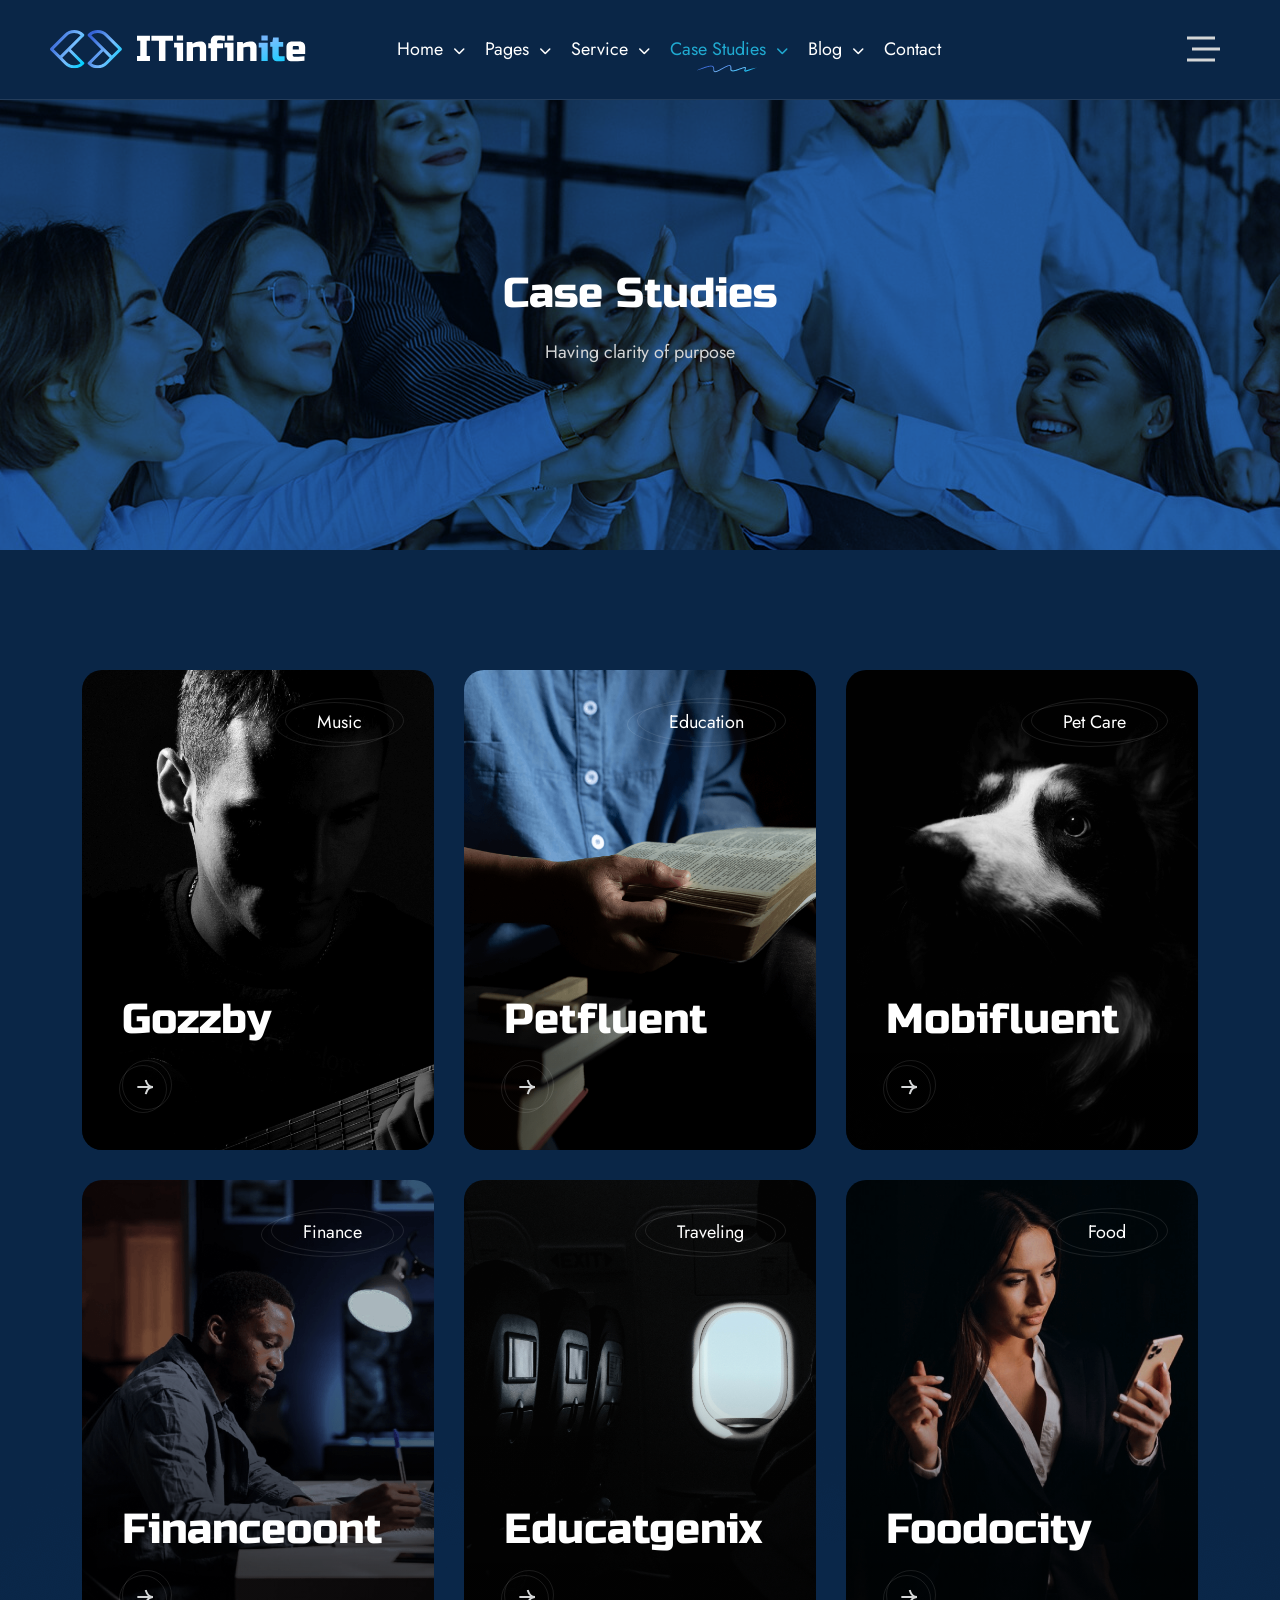
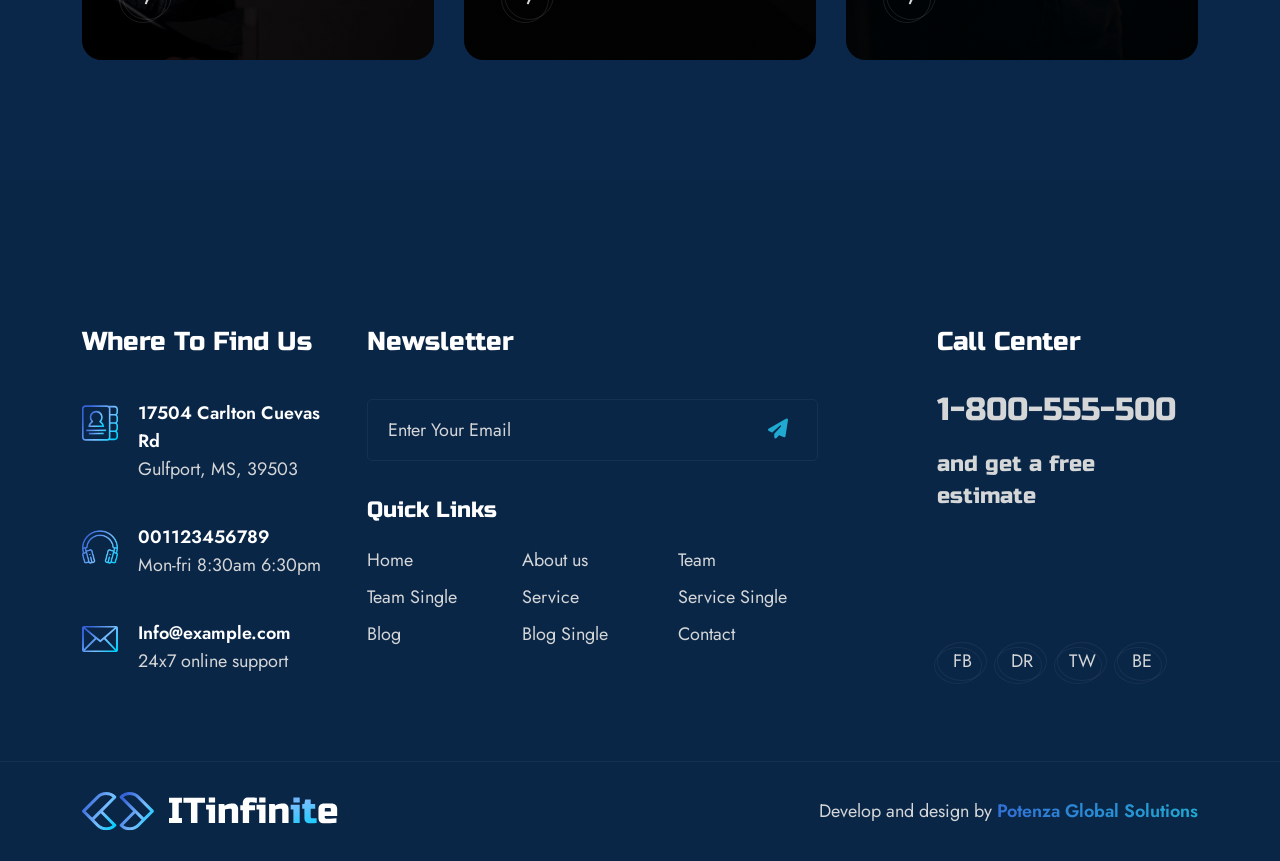
<file: case-studies.html>
<!DOCTYPE html>
<html lang="zxx">
  <head>
    <meta charset="utf-8">
    <meta name="keywords" content="HTML5 Template">
    <meta name="description" content="IT Infinite - IT Solutions and Services Company HTML5 Template">
    <meta name="author" content="potenzaglobalsolutions.com">
    <meta name="viewport" content="width=device-width, initial-scale=1, shrink-to-fit=no">
    <title>IT Infinite - IT Solutions and Services Company HTML5 Template</title>
    <!-- Favicon -->
    <link rel="shortcut icon" href="images/favicon.ico">
    <!-- Google Font -->
    <link href="https://fonts.googleapis.com/css2?family=Jost:ital,wght@0,100..900;1,100..900&family=Russo+One&display=swap" rel="stylesheet">

    <!-- CSS Global Compulsory (Do not remove)-->
    <link rel="stylesheet" href="css/font-awesome/all.min.css">
    <link rel="stylesheet" href="css/bootstrap/bootstrap.min.css">
    <!-- Page CSS Implementing Plugins (Remove the plugin CSS here if site does not use that feature)-->
    <link rel="stylesheet" href="css/owl-carousel/owl.carousel.min.css">
    <link rel="stylesheet" href="css/swiper/swiper.min.css">
    <link rel="stylesheet" href="css/magnific-popup/magnific-popup.css">
    <!-- Template Style -->
    <link rel="stylesheet" href="css/style.css">
  </head>
  <body>

    <!--=================================
    cursor -->
    <div id="cursor">
      <div class="cursor__circle"></div>
    </div>
    <!--=================================
    cursor -->
    
    <div id="page" class="main">

      <!--=================================
      Header -->
      <header class="header header-default header-sticky">
        <div class="header-inner">
          <div class="site-logo">
            <a class="navbar-brand" href="index.html"><img class="img-fluid" src="images/logo.svg" alt="logo" /></a>
          </div>
          <div class="site-menu d-none d-xl-block">
            <ul class="main-menu">
              <li class="nav-item"><a class="nav-link" href="#">Home <i class="fa-solid fa-chevron-down"></i></a>
                <ul class="submenu">
                  <li><a class="nav-link" href="index.html">Home 01</a></li>
                  <li><a class="nav-link" href="index-02.html">Home 02</a></li>
                  <li><a class="nav-link" href="index-03.html">Home 03</a></li>
                </ul>
              </li>
              <li class="nav-item"><a class="nav-link" href="#">Pages <i class="fa-solid fa-chevron-down"></i></a>
                <ul class="submenu">
                  <li><a class="nav-link" href="about-us.html">About Us</a></li>
                  <li><a class="nav-link" href="pricing.html">Pricing</a></li>
                  <li><a class="nav-link" href="careers.html">Careers</a></li>
                  <li><a class="nav-link" href="contact-us.html">Contact</a></li>
                  <li><a class="nav-link" href="faq.html">Faq</a></li>
                  <li><a class="nav-link" href="team.html">Team</a></li>
                  <li><a class="nav-link" href="team-single.html">Team Single</a></li>
                  <li><a class="nav-link" href="typography.html">Typography</a></li>
                  <li><a class="nav-link" href="page-left-sidebar.html">Page Left Sidebar</a></li>
                  <li><a class="nav-link" href="page-right-sidebar.html">Page Right Sidebar</a></li>
                  <li><a class="nav-link" href="error-404.html">Error 404</a></li>
                  <li><a class="nav-link" href="coming-soon.html">Coming Soon</a></li>
                </ul>
              </li>
              <li class="nav-item"><a class="nav-link" href="#">Service <i class="fa-solid fa-chevron-down"></i></a>
                <ul class="submenu">
                  <li><a class="nav-link" href="service.html">Service</a></li>
                  <li><a class="nav-link" href="service-detail.html">Service Single</a></li>
                </ul>
              </li>
              <li class="nav-item active"><a class="nav-link" href="#">Case Studies <i class="fa-solid fa-chevron-down"></i></a>
                <ul class="submenu">
                  <li><a class="nav-link active" href="case-studies.html">Case Studies</a></li>
                  <li><a class="nav-link" href="case-studies-detail.html">Case Studies Single</a></li>
                </ul>
              </li>
              <li class="nav-item"><a class="nav-link" href="#">Blog <i class="fa-solid fa-chevron-down"></i></a>
                <ul class="submenu">
                  <li><a class="nav-link" href="blog.html">Blog Standard</a></li>
                  <li><a class="nav-link" href="blog-detail.html">Blog Single</a></li>
                </ul>
              </li>
              <li class="nav-item"><a class="nav-link" href="contact-us.html">Contact</a></li>
            </ul>
          </div>

          <div class="site-action d-none d-xl-block">
            <div class="action-hamburger">
              <a class="hamburger" href="#" data-bs-toggle="offcanvas" data-bs-target="#offcanvasRight" aria-controls="offcanvasRight">
                <span class="hamburger-container">
                  <span class="hamburger-inner"></span>
                  <span class="hamburger-hidden"></span>
                </span>
              </a>
            </div>
          </div>

          <div class="mobile-action d-block d-xl-none">
            <div class="mobile-hamburger">
              <a class="hamburger" href="#" data-bs-toggle="offcanvas" data-bs-target="#menuOffcanvas" aria-controls="menuOffcanvas">
                <span class="hamburger-container">
                  <span class="hamburger-inner"></span>
                  <span class="hamburger-hidden"></span>
                </span>
              </a>
            </div>
          </div>
        </div>
      </header>

      <!--=================================
      Main Menu OffCanvas -->
      <div class="offcanvas main-menu-offcanvas offcanvas-end" tabindex="-1" id="menuOffcanvas" aria-labelledby="menuOffcanvasLabel">
        <div class="offcanvas-header">
          <a id="menuOffcanvasLabel" class="navbar-brand" href="index.html"><img class="img-fluid" src="images/logo.svg" alt="logo" /></a>
          <button type="button" class="btn-close" data-bs-dismiss="offcanvas" aria-label="Close"><i class="fa-solid fa-xmark"></i></button>
        </div>
        <div class="offcanvas-body lenis-scroll-disable">
          <div class="body-inner">
            <nav class="navbar">
              <ul class="navbar-nav">
                <li class="nav-item dropdown">
                  <a class="nav-link dropdown-toggle" href="#" role="button" data-bs-toggle="dropdown" aria-expanded="false">Home</a>
                  <ul class="dropdown-menu">
                    <li><a class="dropdown-item" href="index.html">Home 01</a></li>
                    <li><a class="dropdown-item" href="index-02.html">Home 02</a></li>
                    <li><a class="dropdown-item" href="index-03.html">Home 03</a></li>
                  </ul>
                </li>
                <li class="nav-item dropdown">
                  <a class="nav-link dropdown-toggle" href="#" role="button" data-bs-toggle="dropdown" aria-expanded="false">Pages</a>
                  <ul class="dropdown-menu">
                    <li><a class="dropdown-item" href="about-us.html">About Us</a></li>
                    <li><a class="dropdown-item" href="pricing.html">Pricing</a></li>
                    <li><a class="dropdown-item" href="careers.html">Careers</a></li>
                    <li><a class="dropdown-item" href="contact-us.html">Contact</a></li>
                    <li><a class="dropdown-item" href="faq.html">Faq</a></li>
                    <li><a class="dropdown-item" href="team.html">Team</a></li>
                    <li><a class="dropdown-item" href="team-single.html">Team Single</a></li>
                    <li><a class="dropdown-item" href="typography.html">Typography</a></li>
                    <li><a class="dropdown-item" href="page-left-sidebar.html">Page Left Sidebar</a></li>
                    <li><a class="dropdown-item" href="page-right-sidebar.html">Page Right Sidebar</a></li>
                    <li><a class="dropdown-item" href="error-404.html">Error 404</a></li>
                    <li><a class="dropdown-item" href="coming-soon.html">Coming Soon</a></li>
                  </ul>
                </li>
                <li class="nav-item dropdown">
                  <a class="nav-link dropdown-toggle" href="#" role="button" data-bs-toggle="dropdown" aria-expanded="false">Service</a>
                  <ul class="dropdown-menu">
                    <li><a class="dropdown-item" href="service.html">Service</a></li>
                    <li><a class="dropdown-item" href="service-detail.html">Service Single</a></li>
                  </ul>
                </li>
                <li class="nav-item dropdown">
                  <a class="nav-link dropdown-toggle" href="#" role="button" data-bs-toggle="dropdown" aria-expanded="false">Case Studies</a>
                  <ul class="dropdown-menu">
                    <li><a class="dropdown-item active" href="case-studies.html">Case Studies</a></li>
                    <li><a class="dropdown-item" href="case-studies-detail.html">Case Studies Single</a></li>
                  </ul>
                </li>
                <li class="nav-item dropdown">
                  <a class="nav-link dropdown-toggle" href="#" role="button" data-bs-toggle="dropdown" aria-expanded="false">Blog</a>
                  <ul class="dropdown-menu">
                    <li><a class="dropdown-item" href="blog.html">Blog Standard</a></li>
                    <li><a class="dropdown-item" href="blog-detail.html">Blog Single</a></li>
                  </ul>
                </li>
                <li class="nav-item"><a class="nav-link" href="contact-us.html">Contact</a></li>
              </ul>
            </nav>
            <div class="bottom-info">
              <div class="contact-info">
                <span class="number">+1 234 567 8910</span>
                <a class="mail" href="#"><i class="fa-regular fa-envelope"></i>info@gmail.com</a>
                <span class="text">Looking for collaboration for your next creative project?</span>
              </div>
            </div>
          </div>
        </div>
      </div>

      <!--=================================
      Header Side Panel -->
      <div class="offcanvas offcanvas-end sidepanel-offcanvas" tabindex="-1" id="offcanvasRight">
        <div class="offcanvas-header">
          <button type="button" class="btn-close" data-bs-dismiss="offcanvas" aria-label="Close"><i class="fa-solid fa-xmark"></i></button>
        </div>

        <div class="offcanvas-body lenis-scroll-disable">
          <div class="body-inner">
            <div class="about-info">
              <h4 class="title mb-3">Scalable Business for Startups</h4>
              <p>Get the oars in the water and start rowing. Execution is the single biggest factor in achievement so the faster and better your execution.</p>
            </div>
            <div class="socail-info">
              <ul class="socail-list-item">
                <li><a href="#"><i class="fa-brands fa-facebook-f"></i>Facebook</a></li>
                <li><a href="#"><i class="fa-brands fa-instagram"></i>Instagram</a></li>
                <li><a href="#"><i class="fa-brands fa-x-twitter"></i>Twitter</a></li>
                <li><a href="#"><i class="fa-brands fa-dribbble"></i>Dribbble</a></li>
              </ul>
            </div>
            <div class="contact-info">
              <span class="number">+1 234 567 8910</span>
              <a class="mail" href="#"><i class="fa-regular fa-envelope"></i>info@gmail.com</a>
              <span class="text">Looking for collaboration for your next creative project?</span>
            </div>
          </div>
        </div>
      </div>


      <div class="site-content">
        <!--=================================
        Page Header -->
        <div class="inner-header bg-holder" style="background-image: url(images/banner/inner-header/page-header-01.jpg);">
          <div class="container">
            <div class="row  justify-content-center">
              <div class="col-md-12 text-center">
                <h1 class="title">Case Studies</h1>
                <p>Having clarity of purpose</p>
              </div>
            </div>
          </div>
        </div>

        <div class="content-wrapper">

          <!--=================================
          Case Studies -->
          <section class="space-ptb ellipse-bottom">
            <div class="container">
              <div class="row justify-content-start">
                <div class="col-lg-12">
                  <div class="case-studies-grid grid-wrapper grid-xl-3 grid-md-2 grid-sm-1">
                    <div class="case-studies-wrapper case-studies-style-1">
                      <div class="case-studies-img">
                        <img class="img-fluid" src="images/case-studies/01.png" alt="" />
                        <a href="#" class="category">Music</a>
                      </div>

                      <div class="case-studies-info">
                        <div class="case-studies-info-inner">
                          <h3 class="case-studies-title"><a href="#">Gozzby</a></h3>

                           <div class="case-studies-content">
                            <div class="case-studies-description">Some people will tell you there are four while others may tell you there are eight.</div>
                           </div>

                           <div class="case-studies-link">
                              <a class="btn-arrow" href="#"><svg width="17" height="16" viewBox="0 0 17 16" fill="none" xmlns="http://www.w3.org/2000/svg"><g clip-path="url(#clip0_923_133)"><path d="M8.70801 0.959961L9.29825 2.7665C10.2512 5.68321 12.8308 7.77453 15.8928 8.1128C12.8468 8.37564 10.2578 10.4348 9.3276 13.3343L8.70801 15.2657" stroke="inherit" stroke-width="2"/><path d="M15.7602 8.12158H0.1875" stroke="inherit" stroke-width="2"/></g><defs><clipPath id="clip0_923_133"><rect width="15.904" height="14.8437" fill="inherit" transform="translate(0.1875 0.578125)"/></clipPath></defs></svg></a>
                            </div>

                        </div>
                      </div>

                    </div>
                    <div class="case-studies-wrapper case-studies-style-1">
                      <div class="case-studies-img">
                        <img class="img-fluid" src="images/case-studies/02.png" alt="" />
                        <a href="#" class="category">Education</a>
                      </div>
                      <div class="case-studies-info">
                        <div class="case-studies-info-inner">
                          <h3 class="case-studies-title"><a href="#">Petfluent</a></h3>
                           <div class="case-studies-content">
                            <div class="case-studies-description">Some people will tell you there are four while others may tell you there are eight.</div>
                           </div>
                           <div class="case-studies-link">
                              <a class="btn-arrow" href="#"><svg width="17" height="16" viewBox="0 0 17 16" fill="none" xmlns="http://www.w3.org/2000/svg"><g clip-path="url(#clip0_923_134)"><path d="M8.70801 0.959961L9.29825 2.7665C10.2512 5.68321 12.8308 7.77453 15.8928 8.1128C12.8468 8.37564 10.2578 10.4348 9.3276 13.3343L8.70801 15.2657" stroke="inherit" stroke-width="2"/><path d="M15.7602 8.12158H0.1875" stroke="inherit" stroke-width="2"/></g><defs><clipPath id="clip0_923_134"><rect width="15.904" height="14.8437" fill="inherit" transform="translate(0.1875 0.578125)"/></clipPath></defs></svg></a>
                            </div>
                        </div>
                      </div>
                    </div>

                    <div class="case-studies-wrapper case-studies-style-1">
                      <div class="case-studies-img">
                        <img class="img-fluid" src="images/case-studies/03.png" alt="" />
                        <a href="#" class="category">Pet Care</a>
                      </div>
                      <div class="case-studies-info">
                        <div class="case-studies-info-inner">
                          <h3 class="case-studies-title"><a href="#">Mobifluent</a></h3>
                           <div class="case-studies-content">
                            <div class="case-studies-description">Some people will tell you there are four while others may tell you there are eight.</div>
                           </div>
                           <div class="case-studies-link">
                              <a class="btn-arrow" href="#"><svg width="17" height="16" viewBox="0 0 17 16" fill="none" xmlns="http://www.w3.org/2000/svg"><g clip-path="url(#clip0_923_135)"><path d="M8.70801 0.959961L9.29825 2.7665C10.2512 5.68321 12.8308 7.77453 15.8928 8.1128C12.8468 8.37564 10.2578 10.4348 9.3276 13.3343L8.70801 15.2657" stroke="inherit" stroke-width="2"/><path d="M15.7602 8.12158H0.1875" stroke="inherit" stroke-width="2"/></g><defs><clipPath id="clip0_923_135"><rect width="15.904" height="14.8437" fill="inherit" transform="translate(0.1875 0.578125)"/></clipPath></defs></svg></a>
                            </div>
                        </div>
                      </div>
                    </div>

                    <div class="case-studies-wrapper case-studies-style-1">
                      <div class="case-studies-img">
                        <img class="img-fluid" src="images/case-studies/04.png" alt="" />
                        <a href="#" class="category">Finance</a>
                      </div>
                      <div class="case-studies-info">
                        <div class="case-studies-info-inner">
                          <h3 class="case-studies-title"><a href="#">Financeoont</a></h3>
                           <div class="case-studies-content">
                            <div class="case-studies-description">Some people will tell you there are four while others may tell you there are eight.</div>
                           </div>
                           <div class="case-studies-link">
                              <a class="btn-arrow" href="#"><svg width="17" height="16" viewBox="0 0 17 16" fill="none" xmlns="http://www.w3.org/2000/svg"><g clip-path="url(#clip0_923_136)"><path d="M8.70801 0.959961L9.29825 2.7665C10.2512 5.68321 12.8308 7.77453 15.8928 8.1128C12.8468 8.37564 10.2578 10.4348 9.3276 13.3343L8.70801 15.2657" stroke="inherit" stroke-width="2"/><path d="M15.7602 8.12158H0.1875" stroke="inherit" stroke-width="2"/></g><defs><clipPath id="clip0_923_136"><rect width="15.904" height="14.8437" fill="inherit" transform="translate(0.1875 0.578125)"/></clipPath></defs></svg></a>
                            </div>
                        </div>
                      </div>
                    </div>

                    <div class="case-studies-wrapper case-studies-style-1">
                      <div class="case-studies-img">
                        <img class="img-fluid" src="images/case-studies/05.png" alt="" />
                        <a href="#" class="category">Traveling</a>
                      </div>
                      <div class="case-studies-info">
                        <div class="case-studies-info-inner">
                          <h3 class="case-studies-title"><a href="#">Educatgenix</a></h3>
                           <div class="case-studies-content">
                            <div class="case-studies-description">Some people will tell you there are four while others may tell you there are eight.</div>
                           </div>
                           <div class="case-studies-link">
                              <a class="btn-arrow" href="#"><svg width="17" height="16" viewBox="0 0 17 16" fill="none" xmlns="http://www.w3.org/2000/svg"><g clip-path="url(#clip0_923_137)"><path d="M8.70801 0.959961L9.29825 2.7665C10.2512 5.68321 12.8308 7.77453 15.8928 8.1128C12.8468 8.37564 10.2578 10.4348 9.3276 13.3343L8.70801 15.2657" stroke="inherit" stroke-width="2"/><path d="M15.7602 8.12158H0.1875" stroke="inherit" stroke-width="2"/></g><defs><clipPath id="clip0_923_137"><rect width="15.904" height="14.8437" fill="inherit" transform="translate(0.1875 0.578125)"/></clipPath></defs></svg></a>
                            </div>
                        </div>
                      </div>
                    </div>

                    <div class="case-studies-wrapper case-studies-style-1">
                      <div class="case-studies-img">
                        <img class="img-fluid" src="images/case-studies/06.png" alt="" />
                        <a href="#" class="category">Food</a>
                      </div>
                      <div class="case-studies-info">
                        <div class="case-studies-info-inner">
                          <h3 class="case-studies-title"><a href="#">Foodocity</a></h3>
                           <div class="case-studies-content">
                            <div class="case-studies-description">Some people will tell you there are four while others may tell you there are eight.</div>
                           </div>
                           <div class="case-studies-link">
                              <a class="btn-arrow" href="#"><svg width="17" height="16" viewBox="0 0 17 16" fill="none" xmlns="http://www.w3.org/2000/svg"><g clip-path="url(#clip0_923_138)"><path d="M8.70801 0.959961L9.29825 2.7665C10.2512 5.68321 12.8308 7.77453 15.8928 8.1128C12.8468 8.37564 10.2578 10.4348 9.3276 13.3343L8.70801 15.2657" stroke="inherit" stroke-width="2"/><path d="M15.7602 8.12158H0.1875" stroke="inherit" stroke-width="2"/></g><defs><clipPath id="clip0_923_138"><rect width="15.904" height="14.8437" fill="inherit" transform="translate(0.1875 0.578125)"/></clipPath></defs></svg></a>
                            </div>
                        </div>
                      </div>
                    </div>

                  </div>
                </div>
              </div>
            </div>
          </section>
          <!--=================================
          Case Studies -->

        </div>
      </div>

      <!--=================================
      Site Footer -->
      <footer class="site-footer footer-dark">
        <div class="footer-main">
          <div class="container">
            <div class="row">
              <div class="col-xl-3 col-md-5">
                <div class="widget widget-address-info">
                  <h5 class="widget-title">Where To Find Us</h5>
                  <ul class="address-info-list">
                    <li><i class="icon"><img class="img-fluid" src="images/svg/address-info-contacts.svg" alt="" /></i><span class="info"><span>17504 Carlton Cuevas Rd </span>Gulfport, MS, 39503</span></li>
                    <li><i class="icon"><img class="img-fluid" src="images/svg/address-info-headphone.svg" alt="" /></i><span class="info"><span>001123456789 </span>Mon-fri 8:30am 6:30pm</span></li>
                    <li><i class="icon"><img class="img-fluid" src="images/svg/address-info-email.svg" alt="" /></i><span class="info"><span>Info@example.com </span>24x7 online support</span></li>
                  </ul>
                </div>
              </div>
              <div class="col-xl-5 col-md-7">
                <div class="widget">
                  <h5 class="widget-title">Newsletter</h5>
                  <div class="widget widget-newsletter mb-4 pb-2">
                    <form class="newsletter-form">
                      <input type="text" class="form-control" placeholder="Enter Your Email">
                      <button type="submit" class="subscribe-btn"><i class="fa-solid fa-paper-plane"></i></button>
                    </form>
                  </div>
                  <div class="widget widget-menu">
                    <h6 class="widget-title">Quick Links</h6>
                    <ul class="list-unstyled list-col-3 mb-0">
                      <li><a href="index.html">Home</a></li>
                      <li><a href="about-us.html">About us</a></li>
                      <li><a href="team.html">Team</a></li>
                      <li><a href="team-single.html">Team Single</a></li>
                      <li><a href="service.html">Service</a></li>
                      <li><a href="service-detail.html">Service Single</a></li>
                      <li><a href="blog.html">Blog</a></li>
                      <li><a href="blog-detail.html">Blog Single</a></li>
                      <li><a href="contact-us.html">Contact</a></li>
                    </ul>
                  </div>
                </div>
              </div>
              <div class="col-xl-3 col-md-12 ms-auto">
                <div class="widget widget-info">
                  <h5 class="widget-title">Call Center</h5>
                  <a class="number" href="tel:+1800555500">1-800-555-500</a>
                  <h6 class="title">and get a free estimate</h6>
                </div>
                <div class="widget-socail">
                  <ul class="socail-icon">
                    <li><a href="#">Fb</a></li>
                    <li><a href="#">Dr</a></li>
                    <li><a href="#">Tw</a></li>
                    <li><a href="#">Be</a></li>
                  </ul>
                </div>
              </div>
            </div>

          </div>
        </div>
        <div class="footer-copyright">
          <div class="container">
            <div class="row align-items-center">
              <div class="col-lg-6"><p><a class="footer-logo" href="index.html"><img class="img-fluid" src="images/logo.svg" alt="logo" /></a></p></div>
              <div class="col-lg-6 text-lg-end"><p>Develop and design by <a href="#">Potenza Global Solutions</a></p></div>
            </div>
          </div>
        </div>
      </footer>

      <!--=================================
      Back To Top -->
      <div class="back-to-top">
        <svg class="progress-circle svg-content" width="100%" height="100%" viewBox="-1 -1 102 102">
          <path d="M50,1 a49,49 0 0,1 0,98 a49,49 0 0,1 0,-98"/>
        </svg>
      </div>

    </div>
    <!--=================================
    Javascript -->
    <!-- JS Global Compulsory (Do not remove)-->
    <script src="js/jquery-3.7.1.min.js"></script>
    <script src="js/jquery.appear.js"></script>
    <script src="js/popper/popper.min.js"></script>
    <script src="js/bootstrap/bootstrap.min.js"></script>
    <!-- Page JS Implementing Plugins (Remove the plugin script here if site does not use that feature)-->
    <script src="js/owl-carousel/owl.carousel.min.js"></script>
    <script src="js/jarallax/jarallax.min.js"></script>
    <script src="js/jarallax/jarallax-video.min.js"></script>
    <script src="js/swiper/swiper.min.js"></script>
    <script src="js/swiperanimation/SwiperAnimation.min.js"></script>
    <script src="js/shuffle/shuffle.min.js"></script>
    <script src="js/magnific-popup/jquery.magnific-popup.js"></script>
    <script src="js/counter/jquery.countTo.js"></script>
    <script src="js/gsap.min.js"></script>
    <script src="js/attractHover.js"></script>
    <script src="js/lenis.min.js"></script>
    <script src="js/custom.js"></script> <!-- Template Scripts (Do not remove)-->
  </body>
</html>
</file>
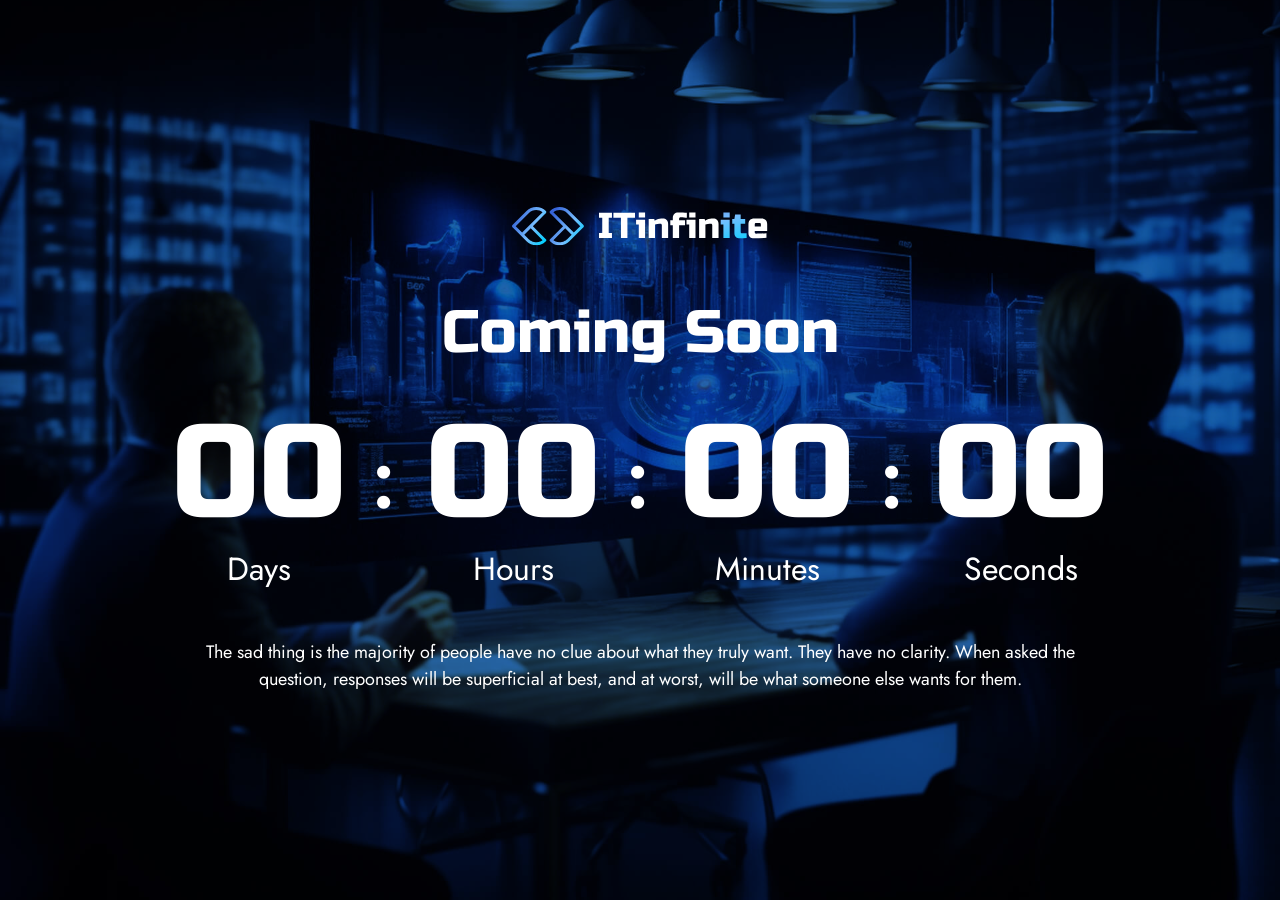
<file: coming-soon.html>
<!DOCTYPE html>
<html lang="zxx">
  <head>
    <meta charset="utf-8">
    <meta name="keywords" content="HTML5 Template">
    <meta name="description" content="IT Infinite - IT Solutions and Services Company HTML5 Template">
    <meta name="author" content="potenzaglobalsolutions.com">
    <meta name="viewport" content="width=device-width, initial-scale=1, shrink-to-fit=no">
    <title>IT Infinite - IT Solutions and Services Company HTML5 Template</title>
    <!-- Favicon -->
    <link rel="shortcut icon" href="images/favicon.ico">
    <!-- Google Font -->
    <link href="https://fonts.googleapis.com/css2?family=Jost:ital,wght@0,100..900;1,100..900&family=Russo+One&display=swap" rel="stylesheet">

    <!-- CSS Global Compulsory (Do not remove)-->
    <link rel="stylesheet" href="css/font-awesome/all.min.css">
    <link rel="stylesheet" href="css/bootstrap/bootstrap.min.css">
    <!-- Page CSS Implementing Plugins (Remove the plugin CSS here if site does not use that feature)-->
    <link rel="stylesheet" href="css/owl-carousel/owl.carousel.min.css">
    <link rel="stylesheet" href="css/swiper/swiper.min.css">
    <link rel="stylesheet" href="css/magnific-popup/magnific-popup.css">
    <!-- Template Style -->
    <link rel="stylesheet" href="css/style.css">
  </head>
  <body>

    <!--=================================
    cursor -->
    <div id="cursor">
      <div class="cursor__circle"></div>
    </div>
    <!--=================================
    cursor -->
    
    <div id="page" class="main">

      <div class="site-content">

        <!--=================================
        Coming Soon -->
        <section class="coming-soon-section bg-holder" style="background-image: url(images/coming-soon.jpg);">
          <div class="container">
            <div class="row justify-content-center">
              <div class="col-lg-10 text-center">
                <div class="inner-content">
                  <a href="index.html"><img class="logo" src="images/logo.svg" alt="#"></a>
                  <span class="coming-soon-title">Coming Soon</span>
                  <div class="countdown-wrapper countdown-light">
                    <div class="countdown">
                      <span class="days">00</span>
                      <p class="days_ref">Days</p>
                    </div>
                    <div class="countdown">
                      <span class="hours">00</span>
                      <p class="hours_ref">Hours</p>
                    </div>
                    <div class="countdown">
                      <span class="minutes">00</span>
                      <p class="minutes_ref">Minutes</p>
                    </div>
                    <div class="countdown">
                      <span class="seconds">00</span>
                      <p class="seconds_ref">Seconds</p>
                    </div>
                  </div>
                    <p class="coming-soon-description">The sad thing is the majority of people have no clue about what they truly want. They have no clarity. When asked the question, responses will be superficial at best, and at worst, will be what someone else wants for them.</p>
                </div>
              </div>
            </div>
          </div>
        </section>

      </div>

      <!--=================================
      Back To Top -->
      <div class="back-to-top">
        <svg class="progress-circle svg-content" width="100%" height="100%" viewBox="-1 -1 102 102">
          <path d="M50,1 a49,49 0 0,1 0,98 a49,49 0 0,1 0,-98"/>
        </svg>
      </div>

    </div>
    <!--=================================
    Javascript -->
    <!-- JS Global Compulsory (Do not remove)-->
    <script src="js/jquery-3.7.1.min.js"></script>
    <script src="js/jquery.appear.js"></script>
    <script src="js/popper/popper.min.js"></script>
    <script src="js/bootstrap/bootstrap.min.js"></script>
    <!-- Page JS Implementing Plugins (Remove the plugin script here if site does not use that feature)-->
    <script src="js/owl-carousel/owl.carousel.min.js"></script>
    <script src="js/jarallax/jarallax.min.js"></script>
    <script src="js/jarallax/jarallax-video.min.js"></script>
    <script src="js/swiper/swiper.min.js"></script>
    <script src="js/swiperanimation/SwiperAnimation.min.js"></script>
    <script src="js/shuffle/shuffle.min.js"></script>
    <script src="js/magnific-popup/jquery.magnific-popup.js"></script>
    <script src="js/countdown/jquery.downCount.js"></script>
    <script src="js/counter/jquery.countTo.js"></script>
    <script src="js/gsap.min.js"></script>
    <script src="js/attractHover.js"></script>
    <script src="js/lenis.min.js"></script>
    <script src="js/custom.js"></script> <!-- Template Scripts (Do not remove)-->
  </body>
</html>
</file>
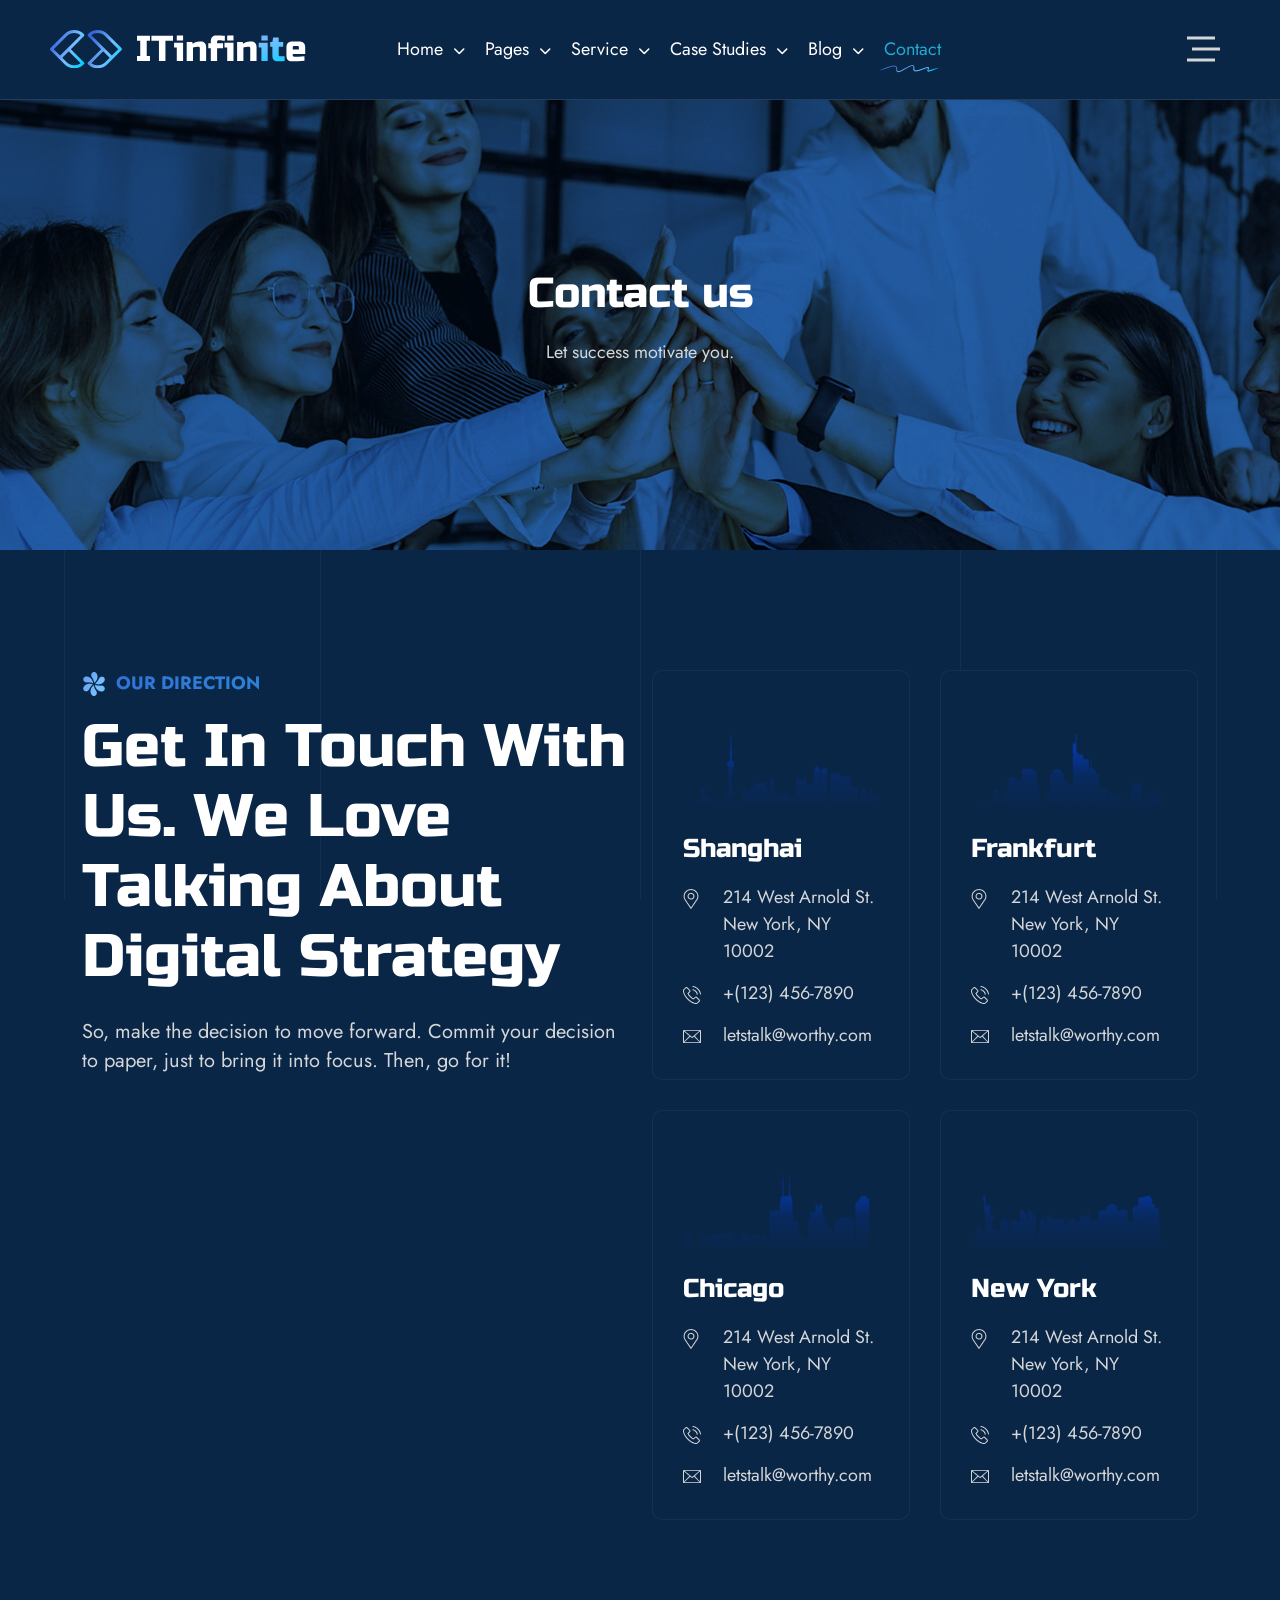
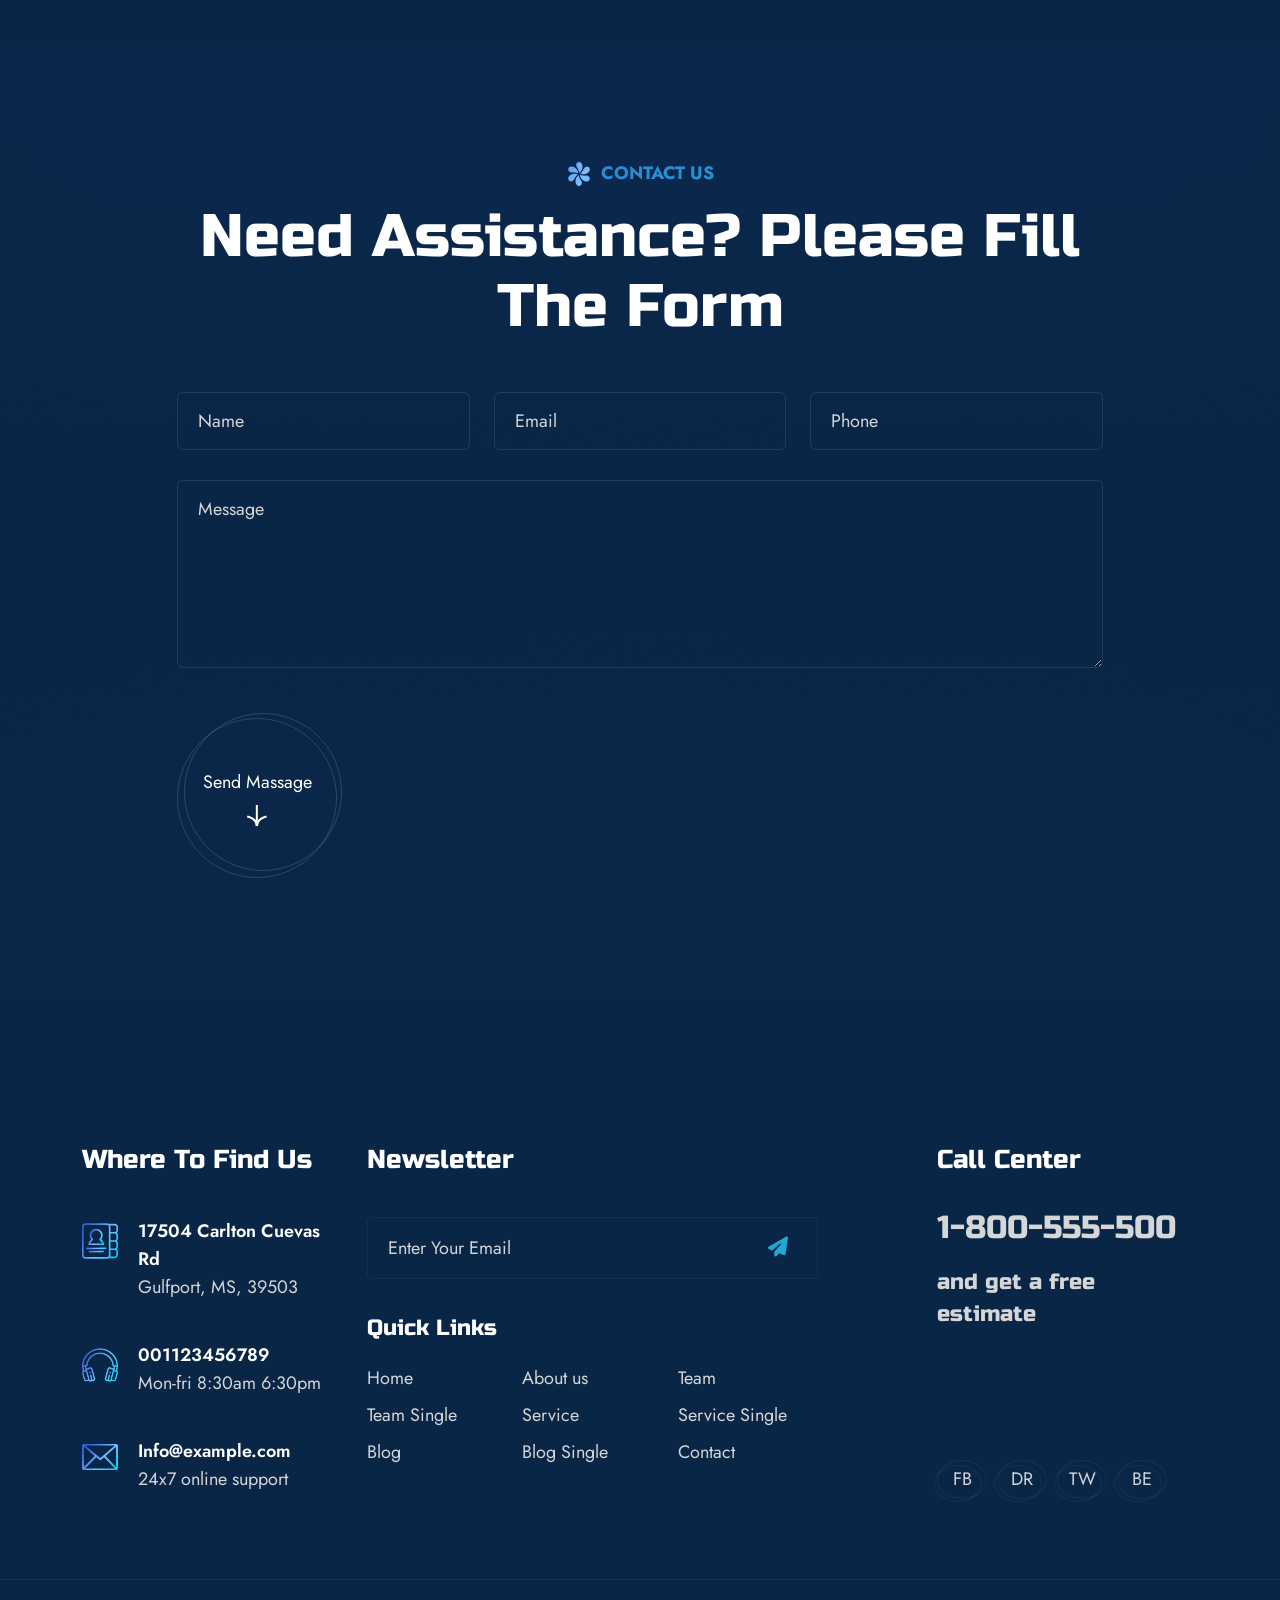
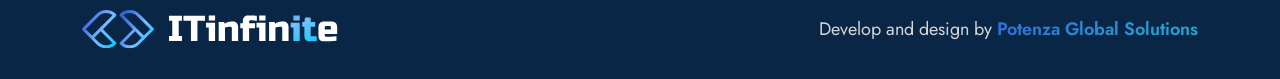
<file: contact-us.html>
<!DOCTYPE html>
<html lang="zxx">
  <head>
    <meta charset="utf-8">
    <meta name="keywords" content="HTML5 Template">
    <meta name="description" content="IT Infinite - IT Solutions and Services Company HTML5 Template">
    <meta name="author" content="potenzaglobalsolutions.com">
    <meta name="viewport" content="width=device-width, initial-scale=1, shrink-to-fit=no">
    <title>IT Infinite - IT Solutions and Services Company HTML5 Template</title>
    <!-- Favicon -->
    <link rel="shortcut icon" href="images/favicon.ico">
    <!-- Google Font -->
    <link href="https://fonts.googleapis.com/css2?family=Jost:ital,wght@0,100..900;1,100..900&family=Russo+One&display=swap" rel="stylesheet">

    <!-- CSS Global Compulsory (Do not remove)-->
    <link rel="stylesheet" href="css/font-awesome/all.min.css">
    <link rel="stylesheet" href="css/bootstrap/bootstrap.min.css">
    <!-- Page CSS Implementing Plugins (Remove the plugin CSS here if site does not use that feature)-->
    <link rel="stylesheet" href="css/owl-carousel/owl.carousel.min.css">
    <link rel="stylesheet" href="css/swiper/swiper.min.css">
    <link rel="stylesheet" href="css/magnific-popup/magnific-popup.css">
    <!-- Template Style -->
    <link rel="stylesheet" href="css/style.css">
  </head>
  <body>

    <!--=================================
    cursor -->
    <div id="cursor">
      <div class="cursor__circle"></div>
    </div>
    <!--=================================
    cursor -->
    
    <div id="page" class="main">

      <!--=================================
      Header -->
      <header class="header header-default header-sticky">
        <div class="header-inner">
          <div class="site-logo">
            <a class="navbar-brand" href="index.html"><img class="img-fluid" src="images/logo.svg" alt="logo" /></a>
          </div>
          <div class="site-menu d-none d-xl-block">
            <ul class="main-menu">
              <li class="nav-item"><a class="nav-link" href="#">Home <i class="fa-solid fa-chevron-down"></i></a>
                <ul class="submenu">
                  <li><a class="nav-link" href="index.html">Home 01</a></li>
                  <li><a class="nav-link" href="index-02.html">Home 02</a></li>
                  <li><a class="nav-link" href="index-03.html">Home 03</a></li>
                </ul>
              </li>
              <li class="nav-item"><a class="nav-link" href="#">Pages <i class="fa-solid fa-chevron-down"></i></a>
                <ul class="submenu">
                  <li><a class="nav-link" href="about-us.html">About Us</a></li>
                  <li><a class="nav-link" href="pricing.html">Pricing</a></li>
                  <li><a class="nav-link" href="careers.html">Careers</a></li>
                  <li><a class="nav-link" href="contact-us.html">Contact</a></li>
                  <li><a class="nav-link" href="faq.html">Faq</a></li>
                  <li><a class="nav-link" href="team.html">Team</a></li>
                  <li><a class="nav-link" href="team-single.html">Team Single</a></li>
                  <li><a class="nav-link" href="typography.html">Typography</a></li>
                  <li><a class="nav-link" href="page-left-sidebar.html">Page Left Sidebar</a></li>
                  <li><a class="nav-link" href="page-right-sidebar.html">Page Right Sidebar</a></li>
                  <li><a class="nav-link" href="error-404.html">Error 404</a></li>
                  <li><a class="nav-link" href="coming-soon.html">Coming Soon</a></li>
                </ul>
              </li>
              <li class="nav-item"><a class="nav-link" href="#">Service <i class="fa-solid fa-chevron-down"></i></a>
                <ul class="submenu">
                  <li><a class="nav-link" href="service.html">Service</a></li>
                  <li><a class="nav-link" href="service-detail.html">Service Single</a></li>
                </ul>
              </li>
              <li class="nav-item"><a class="nav-link" href="#">Case Studies <i class="fa-solid fa-chevron-down"></i></a>
                <ul class="submenu">
                  <li><a class="nav-link" href="case-studies.html">Case Studies</a></li>
                  <li><a class="nav-link" href="case-studies-detail.html">Case Studies Single</a></li>
                </ul>
              </li>
              <li class="nav-item"><a class="nav-link" href="#">Blog <i class="fa-solid fa-chevron-down"></i></a>
                <ul class="submenu">
                  <li><a class="nav-link" href="blog.html">Blog Standard</a></li>
                  <li><a class="nav-link" href="blog-detail.html">Blog Single</a></li>
                </ul>
              </li>
              <li class="nav-item active"><a class="nav-link active" href="contact-us.html">Contact</a></li>
            </ul>
          </div>

          <div class="site-action d-none d-xl-block">
            <div class="action-hamburger">
              <a class="hamburger" href="#" data-bs-toggle="offcanvas" data-bs-target="#offcanvasRight" aria-controls="offcanvasRight">
                <span class="hamburger-container">
                  <span class="hamburger-inner"></span>
                  <span class="hamburger-hidden"></span>
                </span>
              </a>
            </div>
          </div>

          <div class="mobile-action d-block d-xl-none">
            <div class="mobile-hamburger">
              <a class="hamburger" href="#" data-bs-toggle="offcanvas" data-bs-target="#menuOffcanvas" aria-controls="menuOffcanvas">
                <span class="hamburger-container">
                  <span class="hamburger-inner"></span>
                  <span class="hamburger-hidden"></span>
                </span>
              </a>
            </div>
          </div>
        </div>
      </header>

      <!--=================================
      Main Menu OffCanvas -->
      <div class="offcanvas main-menu-offcanvas offcanvas-end" tabindex="-1" id="menuOffcanvas" aria-labelledby="menuOffcanvasLabel">
        <div class="offcanvas-header">
          <a id="menuOffcanvasLabel" class="navbar-brand" href="index.html"><img class="img-fluid" src="images/logo.svg" alt="logo" /></a>
          <button type="button" class="btn-close" data-bs-dismiss="offcanvas" aria-label="Close"><i class="fa-solid fa-xmark"></i></button>
        </div>
        <div class="offcanvas-body lenis-scroll-disable">
          <div class="body-inner">
            <nav class="navbar">
              <ul class="navbar-nav">
                <li class="nav-item dropdown">
                  <a class="nav-link dropdown-toggle" href="#" role="button" data-bs-toggle="dropdown" aria-expanded="false">Home</a>
                  <ul class="dropdown-menu">
                    <li><a class="dropdown-item" href="index.html">Home 01</a></li>
                    <li><a class="dropdown-item" href="index-02.html">Home 02</a></li>
                    <li><a class="dropdown-item" href="index-03.html">Home 03</a></li>
                  </ul>
                </li>
                <li class="nav-item dropdown">
                  <a class="nav-link dropdown-toggle" href="#" role="button" data-bs-toggle="dropdown" aria-expanded="false">Pages</a>
                  <ul class="dropdown-menu">
                    <li><a class="dropdown-item" href="about-us.html">About Us</a></li>
                    <li><a class="dropdown-item" href="pricing.html">Pricing</a></li>
                    <li><a class="dropdown-item" href="careers.html">Careers</a></li>
                    <li><a class="dropdown-item active" href="contact-us.html">Contact</a></li>
                    <li><a class="dropdown-item" href="faq.html">Faq</a></li>
                    <li><a class="dropdown-item" href="team.html">Team</a></li>
                    <li><a class="dropdown-item" href="team-single.html">Team Single</a></li>
                    <li><a class="dropdown-item" href="typography.html">Typography</a></li>
                    <li><a class="dropdown-item" href="page-left-sidebar.html">Page Left Sidebar</a></li>
                    <li><a class="dropdown-item" href="page-right-sidebar.html">Page Right Sidebar</a></li>
                    <li><a class="dropdown-item" href="error-404.html">Error 404</a></li>
                    <li><a class="dropdown-item" href="coming-soon.html">Coming Soon</a></li>
                  </ul>
                </li>
                <li class="nav-item dropdown">
                  <a class="nav-link dropdown-toggle" href="#" role="button" data-bs-toggle="dropdown" aria-expanded="false">Service</a>
                  <ul class="dropdown-menu">
                    <li><a class="dropdown-item" href="service.html">Service</a></li>
                    <li><a class="dropdown-item" href="service-detail.html">Service Single</a></li>
                  </ul>
                </li>
                <li class="nav-item dropdown">
                  <a class="nav-link dropdown-toggle" href="#" role="button" data-bs-toggle="dropdown" aria-expanded="false">Case Studies</a>
                  <ul class="dropdown-menu">
                    <li><a class="dropdown-item" href="case-studies.html">Case Studies</a></li>
                    <li><a class="dropdown-item" href="case-studies-detail.html">Case Studies Single</a></li>
                  </ul>
                </li>
                <li class="nav-item dropdown">
                  <a class="nav-link dropdown-toggle" href="#" role="button" data-bs-toggle="dropdown" aria-expanded="false">Blog</a>
                  <ul class="dropdown-menu">
                    <li><a class="dropdown-item" href="blog.html">Blog Standard</a></li>
                    <li><a class="dropdown-item" href="blog-detail.html">Blog Single</a></li>
                  </ul>
                </li>
                <li class="nav-item"><a class="nav-link" href="contact-us.html">Contact</a></li>
              </ul>
            </nav>
            <div class="bottom-info">
              <div class="contact-info">
                <span class="number">+1 234 567 8910</span>
                <a class="mail" href="#"><i class="fa-regular fa-envelope"></i>info@gmail.com</a>
                <span class="text">Looking for collaboration for your next creative project?</span>
              </div>
            </div>
          </div>
        </div>
      </div>

      <!--=================================
      Header Side Panel -->
      <div class="offcanvas offcanvas-end sidepanel-offcanvas" tabindex="-1" id="offcanvasRight">
        <div class="offcanvas-header">
          <button type="button" class="btn-close" data-bs-dismiss="offcanvas" aria-label="Close"><i class="fa-solid fa-xmark"></i></button>
        </div>

        <div class="offcanvas-body lenis-scroll-disable">
          <div class="body-inner">
            <div class="about-info">
              <h4 class="title mb-3">Scalable Business for Startups</h4>
              <p>Get the oars in the water and start rowing. Execution is the single biggest factor in achievement so the faster and better your execution.</p>
            </div>
            <div class="socail-info">
              <ul class="socail-list-item">
                <li><a href="#"><i class="fa-brands fa-facebook-f"></i>Facebook</a></li>
                <li><a href="#"><i class="fa-brands fa-instagram"></i>Instagram</a></li>
                <li><a href="#"><i class="fa-brands fa-x-twitter"></i>Twitter</a></li>
                <li><a href="#"><i class="fa-brands fa-dribbble"></i>Dribbble</a></li>
              </ul>
            </div>
            <div class="contact-info">
              <span class="number">+1 234 567 8910</span>
              <a class="mail" href="#"><i class="fa-regular fa-envelope"></i>info@gmail.com</a>
              <span class="text">Looking for collaboration for your next creative project?</span>
            </div>
          </div>
        </div>
      </div>


      <div class="site-content">

        <div class="container-fluid">
        <div class="item-efftect">
           <div class="efftect overflow-hidden"></div>
           <div class="efftect overflow-hidden"></div>
           <div class="efftect overflow-hidden"></div>
           <div class="efftect overflow-hidden"></div>
           <div class="efftect overflow-hidden"></div>
        </div>
      </div>

        <!--=================================
        Page Header -->
        <div class="inner-header bg-holder" style="background-image: url(images/banner/inner-header/page-header-01.jpg);">
          <div class="container">
            <div class="row  justify-content-center">
              <div class="col-md-12 text-center">
                <h1 class="title">Contact us</h1>
                <p>Let success motivate you.</p>
              </div>
            </div>
          </div>
        </div>

        <div class="content-wrapper">

          <!--=================================
          Contact Us -->
          <section class="space-ptb z-index-2">
            <div class="container">
              <div class="row">
                <div class="col-xl-6 col-lg-5">
                  <div class="section-title is-sticky">
                    <span class="sub-title"><img class="img-fluid" src="images/subtitle-icon.png" alt=""> Our Direction</span>
                    <h2 class="title"> Get in touch with us. We love talking about digital strategy </h2>
                    <p>So, make the decision to move forward. Commit your decision to paper, just to bring it into focus. Then, go for it!</p>
                  </div>
                </div>
                <div class="col-xl-6 col-lg-7">
                  <div class="location-items grid-wrapper grid-xl-2 grid-lg-2 grid-md-2 grid-sm-2 grid-xs-1">
                    <div class="location-wrapper location-style-1 bg-black">
                      <div class="location-inner">
                        <div class="location-info">
                          <div class="city-image">
                            <img class="img-fluid" src="images/city-shanghai.png" alt="">
                          </div>
                          <div class="city-info">
                            <h5 class="city-name"><a href="#">Shanghai</a></h5>
                            <div class="city-location">
                              <div class="location-item">
                                <i class="icon"><img class="img-fluid" src="images/icon-location.png" alt=""></i>
                                <div class="list-label">214 West Arnold St. New York, NY 10002</div>
                              </div>
                              <div class="location-item">
                                <i class="icon"><img class="img-fluid" src="images/icon-phone-call.png" alt=""></i>
                                <div class="list-label">+(123) 456-7890</div>
                              </div>
                              <div class="location-item">
                                <i class="icon"><img class="img-fluid" src="images/icon-email.png" alt=""></i>
                                <div class="list-label">letstalk@worthy.com</div>
                              </div>
                            </div>
                          </div>
                        </div>
                      </div>
                    </div>
                    <div class="location-wrapper location-style-1 bg-black">
                      <div class="location-inner">
                        <div class="location-info">
                          <div class="city-image">
                            <img class="img-fluid" src="images/city-frankfurt.png" alt="">
                          </div>
                          <div class="city-info">
                            <h5 class="city-name"><a href="#">Frankfurt</a></h5>
                            <div class="city-location">
                              <div class="location-item">
                                <i class="icon"><img class="img-fluid" src="images/icon-location.png" alt=""></i>
                                <div class="list-label">214 West Arnold St. New York, NY 10002</div>
                              </div>
                              <div class="location-item">
                                <i class="icon"><img class="img-fluid" src="images/icon-phone-call.png" alt=""></i>
                                <div class="list-label">+(123) 456-7890</div>
                              </div>
                              <div class="location-item">
                                <i class="icon"><img class="img-fluid" src="images/icon-email.png" alt=""></i>
                                <div class="list-label">letstalk@worthy.com</div>
                              </div>
                            </div>
                          </div>
                        </div>
                      </div>
                    </div>
                    <div class="location-wrapper location-style-1 bg-black">
                      <div class="location-inner">
                        <div class="location-info">
                          <div class="city-image">
                            <img class="img-fluid" src="images/city-chicago.png" alt="">
                          </div>
                          <div class="city-info">
                            <h5 class="city-name"><a href="#">Chicago</a></h5>
                            <div class="city-location">
                              <div class="location-item">
                                <i class="icon"><img class="img-fluid" src="images/icon-location.png" alt=""></i>
                                <div class="list-label">214 West Arnold St. New York, NY 10002</div>
                              </div>
                              <div class="location-item">
                                <i class="icon"><img class="img-fluid" src="images/icon-phone-call.png" alt=""></i>
                                <div class="list-label">+(123) 456-7890</div>
                              </div>
                              <div class="location-item">
                                <i class="icon"><img class="img-fluid" src="images/icon-email.png" alt=""></i>
                                <div class="list-label">letstalk@worthy.com</div>
                              </div>
                            </div>
                          </div>
                        </div>
                      </div>
                    </div>
                    <div class="location-wrapper location-style-1 bg-black">
                      <div class="location-inner">
                        <div class="location-info">
                          <div class="city-image">
                            <img class="img-fluid" src="images/city-new-york.png" alt="">
                          </div>
                          <div class="city-info">
                            <h5 class="city-name"><a href="#">New York</a></h5>
                            <div class="city-location">
                              <div class="location-item">
                                <i class="icon"><img class="img-fluid" src="images/icon-location.png" alt=""></i>
                                <div class="list-label">214 West Arnold St. New York, NY 10002</div>
                              </div>
                              <div class="location-item">
                                <i class="icon"><img class="img-fluid" src="images/icon-phone-call.png" alt=""></i>
                                <div class="list-label">+(123) 456-7890</div>
                              </div>
                              <div class="location-item">
                                <i class="icon"><img class="img-fluid" src="images/icon-email.png" alt=""></i>
                                <div class="list-label">letstalk@worthy.com</div>
                              </div>
                            </div>
                          </div>
                        </div>
                      </div>
                    </div>
                  </div>
                </div>
              </div>
            </div>
          </section>
          <!--=================================
          Contact Us -->

          <!--=================================
          Contact Us -->
          <section class="space-pt ellipse-top bg-black">
            <div class="space-pb ellipse-bottom">
              <div class="container">
                <div class="row justify-content-center">
                  <div class="col-md-10">
                    <div class="section-title text-center">
                      <span class="sub-title d-flex justify-content-center"><img class="img-fluid" src="images/subtitle-icon.png" alt=""> contact us</span>
                      <h2 class="title"> Need assistance? please fill the form </h2>
                    </div>
                    <div class="form-wrapper">
                      <form class="contact-form form-style-border">
                        <div class="row">
                          <div class="col-md-4">
                            <input type="text" class="form-control" placeholder="Name" aria-label="Name">
                          </div>
                          <div class="col-md-4">
                            <input type="email" class="form-control" placeholder="Email" aria-label="Email">
                          </div>
                          <div class="col-md-4">
                             <input type="text" class="form-control" id="phone" placeholder="Phone">
                          </div>
                          <div class="col-lg-12">
                             <textarea class="form-control" rows="6" placeholder="Message"></textarea>
                          </div>
                          <div class="col-lg-12">
                            <a class="btn btn-effect" href="#">
                              <span>Send Massage</span>
                              <svg width="20" height="22" viewBox="0 0 20 22" fill="none" xmlns="http://www.w3.org/2000/svg"><g clip-path="url(#clip0_59_253)"><path d="M19.4854 11.4293L17.0513 12.221C13.1214 13.4993 10.3036 16.9595 9.84784 21.0668C9.49371 16.981 6.71926 13.5081 2.81255 12.2604L0.210283 11.4293" stroke="white" stroke-width="2"/><path d="M9.83594 20.8889L9.83594 0" stroke="white" stroke-width="2"/></g><defs><clipPath id="clip0_59_253"><rect width="21.3333" height="20" fill="white" transform="translate(20) rotate(90)"/></clipPath></defs></svg>
                            </a>
                          </div>
                        </div>
                      </form>
                    </div>
                  </div>
                </div>
              </div>
            </div>
          </section>
          <!--=================================
          Contact Us -->

        </div>
      </div>

      <!--=================================
      Site Footer -->
      <footer class="site-footer footer-dark">
        <div class="footer-main">
          <div class="container">
            <div class="row">
              <div class="col-xl-3 col-md-5">
                <div class="widget widget-address-info">
                  <h5 class="widget-title">Where To Find Us</h5>
                  <ul class="address-info-list">
                    <li><i class="icon"><img class="img-fluid" src="images/svg/address-info-contacts.svg" alt="" /></i><span class="info"><span>17504 Carlton Cuevas Rd </span>Gulfport, MS, 39503</span></li>
                    <li><i class="icon"><img class="img-fluid" src="images/svg/address-info-headphone.svg" alt="" /></i><span class="info"><span>001123456789 </span>Mon-fri 8:30am 6:30pm</span></li>
                    <li><i class="icon"><img class="img-fluid" src="images/svg/address-info-email.svg" alt="" /></i><span class="info"><span>Info@example.com </span>24x7 online support</span></li>
                  </ul>
                </div>
              </div>
              <div class="col-xl-5 col-md-7">
                <div class="widget">
                  <h5 class="widget-title">Newsletter</h5>
                  <div class="widget widget-newsletter mb-4 pb-2">
                    <form class="newsletter-form">
                      <input type="text" class="form-control" placeholder="Enter Your Email">
                      <button type="submit" class="subscribe-btn"><i class="fa-solid fa-paper-plane"></i></button>
                    </form>
                  </div>
                  <div class="widget widget-menu">
                    <h6 class="widget-title">Quick Links</h6>
                    <ul class="list-unstyled list-col-3 mb-0">
                      <li><a href="index.html">Home</a></li>
                      <li><a href="about-us.html">About us</a></li>
                      <li><a href="team.html">Team</a></li>
                      <li><a href="team-single.html">Team Single</a></li>
                      <li><a href="service.html">Service</a></li>
                      <li><a href="service-detail.html">Service Single</a></li>
                      <li><a href="blog.html">Blog</a></li>
                      <li><a href="blog-detail.html">Blog Single</a></li>
                      <li><a href="contact-us.html">Contact</a></li>
                    </ul>
                  </div>
                </div>
              </div>
              <div class="col-xl-3 col-md-12 ms-auto">
                <div class="widget widget-info">
                  <h5 class="widget-title">Call Center</h5>
                  <a class="number" href="tel:+1800555500">1-800-555-500</a>
                  <h6 class="title">and get a free estimate</h6>
                </div>
                <div class="widget-socail">
                  <ul class="socail-icon">
                    <li><a href="#">Fb</a></li>
                    <li><a href="#">Dr</a></li>
                    <li><a href="#">Tw</a></li>
                    <li><a href="#">Be</a></li>
                  </ul>
                </div>
              </div>
            </div>

          </div>
        </div>
        <div class="footer-copyright">
          <div class="container">
            <div class="row align-items-center">
              <div class="col-lg-6"><p><a class="footer-logo" href="index.html"><img class="img-fluid" src="images/logo.svg" alt="logo" /></a></p></div>
              <div class="col-lg-6 text-lg-end"><p>Develop and design by <a href="#">Potenza Global Solutions</a></p></div>
            </div>
          </div>
        </div>
      </footer>

      <!--=================================
      Back To Top -->
      <div class="back-to-top">
        <svg class="progress-circle svg-content" width="100%" height="100%" viewBox="-1 -1 102 102">
          <path d="M50,1 a49,49 0 0,1 0,98 a49,49 0 0,1 0,-98"/>
        </svg>
      </div>

    </div>
    <!--=================================
    Javascript -->
    <!-- JS Global Compulsory (Do not remove)-->
    <script src="js/jquery-3.7.1.min.js"></script>
    <script src="js/jquery.appear.js"></script>
    <script src="js/popper/popper.min.js"></script>
    <script src="js/bootstrap/bootstrap.min.js"></script>
    <!-- Page JS Implementing Plugins (Remove the plugin script here if site does not use that feature)-->
    <script src="js/owl-carousel/owl.carousel.min.js"></script>
    <script src="js/jarallax/jarallax.min.js"></script>
    <script src="js/jarallax/jarallax-video.min.js"></script>
    <script src="js/swiper/swiper.min.js"></script>
    <script src="js/swiperanimation/SwiperAnimation.min.js"></script>
    <script src="js/shuffle/shuffle.min.js"></script>
    <script src="js/magnific-popup/jquery.magnific-popup.js"></script>
    <script src="js/counter/jquery.countTo.js"></script>
    <script src="js/gsap.min.js"></script>
    <script src="js/attractHover.js"></script>
    <script src="js/lenis.min.js"></script>
    <script src="js/custom.js"></script> <!-- Template Scripts (Do not remove)-->
  </body>
</html>
</file>
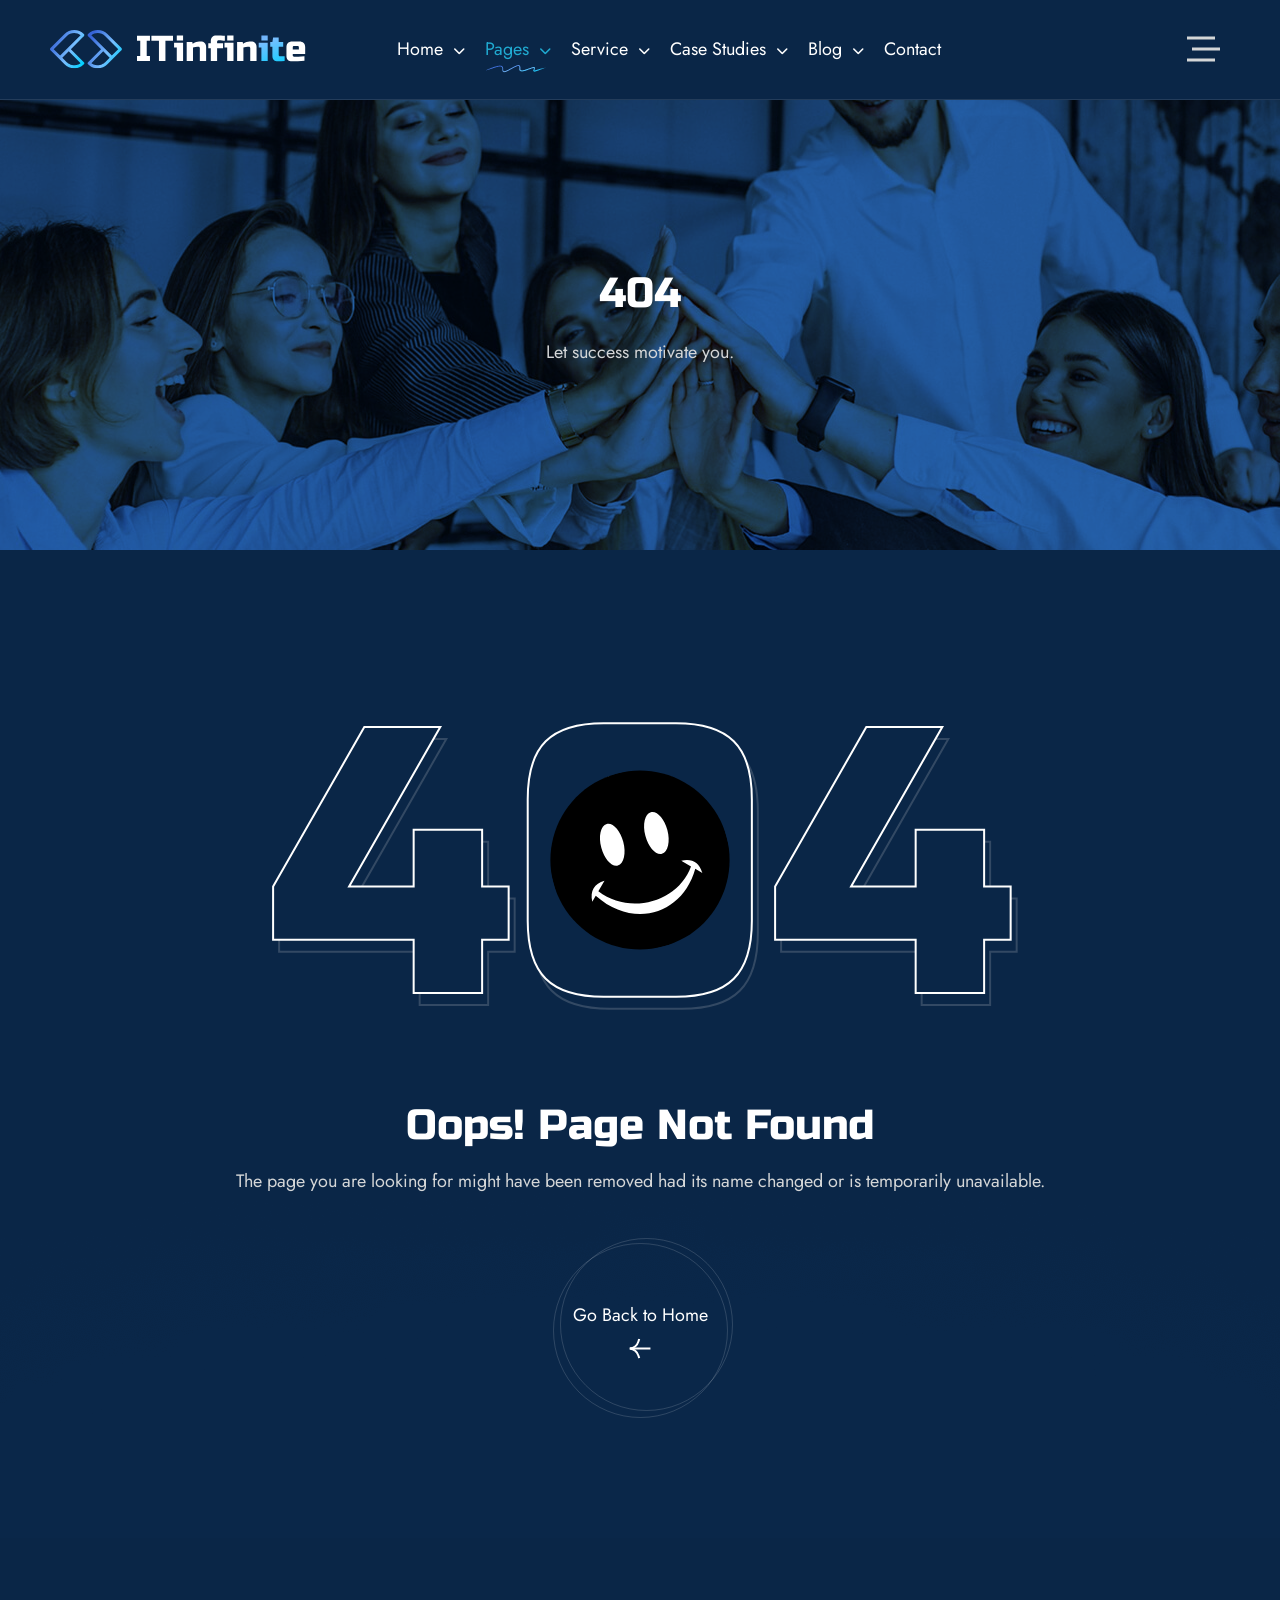
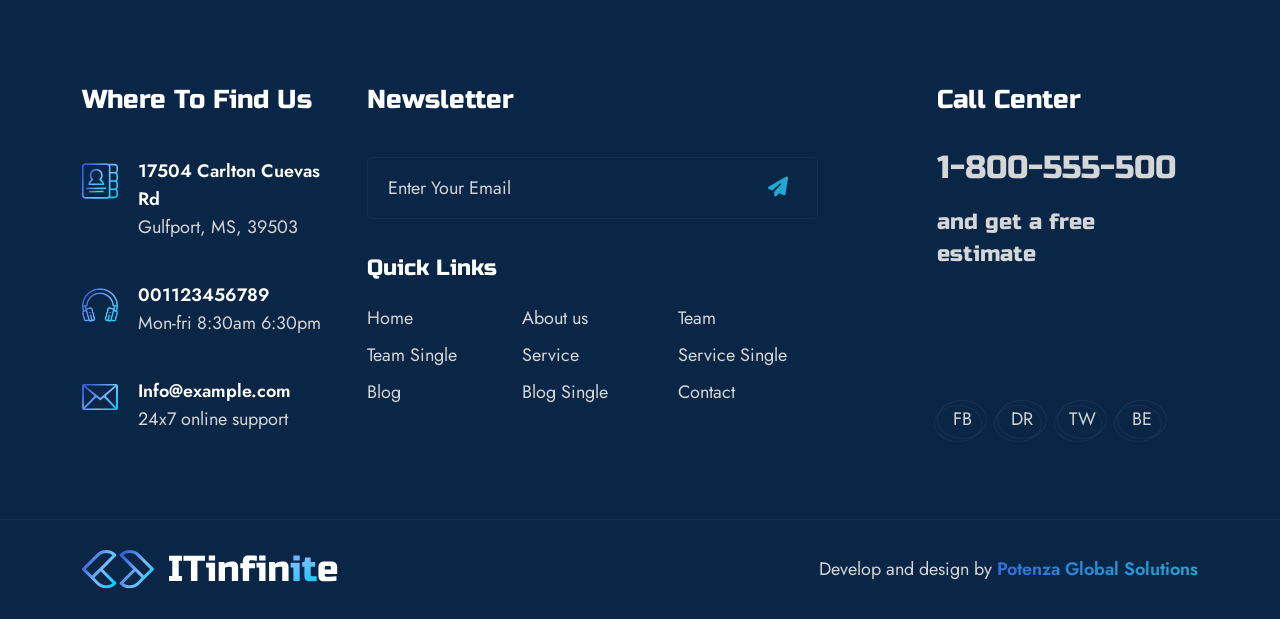
<file: error-404.html>
<!DOCTYPE html>
<html lang="zxx">
  <head>
    <meta charset="utf-8">
    <meta name="keywords" content="HTML5 Template">
    <meta name="description" content="IT Infinite - IT Solutions and Services Company HTML5 Template">
    <meta name="author" content="potenzaglobalsolutions.com">
    <meta name="viewport" content="width=device-width, initial-scale=1, shrink-to-fit=no">
    <title>IT Infinite - IT Solutions and Services Company HTML5 Template</title>
    <!-- Favicon -->
    <link rel="shortcut icon" href="images/favicon.ico">
    <!-- Google Font -->
    <link href="https://fonts.googleapis.com/css2?family=Jost:ital,wght@0,100..900;1,100..900&family=Russo+One&display=swap" rel="stylesheet">

    <!-- CSS Global Compulsory (Do not remove)-->
    <link rel="stylesheet" href="css/font-awesome/all.min.css">
    <link rel="stylesheet" href="css/bootstrap/bootstrap.min.css">
    <!-- Page CSS Implementing Plugins (Remove the plugin CSS here if site does not use that feature)-->
    <link rel="stylesheet" href="css/owl-carousel/owl.carousel.min.css">
    <link rel="stylesheet" href="css/swiper/swiper.min.css">
    <link rel="stylesheet" href="css/magnific-popup/magnific-popup.css">
    <!-- Template Style -->
    <link rel="stylesheet" href="css/style.css">
  </head>
  <body>

    <!--=================================
    cursor -->
    <div id="cursor">
      <div class="cursor__circle"></div>
    </div>
    <!--=================================
    cursor -->
    
    <div id="page" class="main">

      <!--=================================
      Header -->
      <header class="header header-default header-sticky">
        <div class="header-inner">
          <div class="site-logo">
            <a class="navbar-brand" href="index.html"><img class="img-fluid" src="images/logo.svg" alt="logo" /></a>
          </div>
          <div class="site-menu d-none d-xl-block">
            <ul class="main-menu">
              <li class="nav-item"><a class="nav-link" href="#">Home <i class="fa-solid fa-chevron-down"></i></a>
                <ul class="submenu">
                  <li><a class="nav-link" href="index.html">Home 01</a></li>
                  <li><a class="nav-link" href="index-02.html">Home 02</a></li>
                  <li><a class="nav-link" href="index-03.html">Home 03</a></li>
                </ul>
              </li>
              <li class="nav-item active"><a class="nav-link" href="#">Pages <i class="fa-solid fa-chevron-down"></i></a>
                <ul class="submenu">
                  <li><a class="nav-link" href="about-us.html">About Us</a></li>
                  <li><a class="nav-link" href="pricing.html">Pricing</a></li>
                  <li><a class="nav-link" href="careers.html">Careers</a></li>
                  <li><a class="nav-link" href="contact-us.html">Contact</a></li>
                  <li><a class="nav-link" href="faq.html">Faq</a></li>
                  <li><a class="nav-link" href="team.html">Team</a></li>
                  <li><a class="nav-link" href="team-single.html">Team Single</a></li>
                  <li><a class="nav-link" href="typography.html">Typography</a></li>
                  <li><a class="nav-link" href="page-left-sidebar.html">Page Left Sidebar</a></li>
                  <li><a class="nav-link" href="page-right-sidebar.html">Page Right Sidebar</a></li>
                  <li><a class="nav-link active" href="error-404.html">Error 404</a></li>
                  <li><a class="nav-link" href="coming-soon.html">Coming Soon</a></li>
                </ul>
              </li>
              <li class="nav-item"><a class="nav-link" href="#">Service <i class="fa-solid fa-chevron-down"></i></a>
                <ul class="submenu">
                  <li><a class="nav-link" href="service.html">Service</a></li>
                  <li><a class="nav-link" href="service-detail.html">Service Single</a></li>
                </ul>
              </li>
              <li class="nav-item"><a class="nav-link" href="#">Case Studies <i class="fa-solid fa-chevron-down"></i></a>
                <ul class="submenu">
                  <li><a class="nav-link" href="case-studies.html">Case Studies</a></li>
                  <li><a class="nav-link" href="case-studies-detail.html">Case Studies Single</a></li>
                </ul>
              </li>
              <li class="nav-item"><a class="nav-link" href="#">Blog <i class="fa-solid fa-chevron-down"></i></a>
                <ul class="submenu">
                  <li><a class="nav-link" href="blog.html">Blog Standard</a></li>
                  <li><a class="nav-link" href="blog-detail.html">Blog Single</a></li>
                </ul>
              </li>
              <li class="nav-item"><a class="nav-link" href="contact-us.html">Contact</a></li>
            </ul>
          </div>

          <div class="site-action d-none d-xl-block">
            <div class="action-hamburger">
              <a class="hamburger" href="#" data-bs-toggle="offcanvas" data-bs-target="#offcanvasRight" aria-controls="offcanvasRight">
                <span class="hamburger-container">
                  <span class="hamburger-inner"></span>
                  <span class="hamburger-hidden"></span>
                </span>
              </a>
            </div>
          </div>

          <div class="mobile-action d-block d-xl-none">
            <div class="mobile-hamburger">
              <a class="hamburger" href="#" data-bs-toggle="offcanvas" data-bs-target="#menuOffcanvas" aria-controls="menuOffcanvas">
                <span class="hamburger-container">
                  <span class="hamburger-inner"></span>
                  <span class="hamburger-hidden"></span>
                </span>
              </a>
            </div>
          </div>
        </div>
      </header>

      <!--=================================
      Main Menu OffCanvas -->
      <div class="offcanvas main-menu-offcanvas offcanvas-end" tabindex="-1" id="menuOffcanvas" aria-labelledby="menuOffcanvasLabel">
        <div class="offcanvas-header">
          <a id="menuOffcanvasLabel" class="navbar-brand" href="index.html"><img class="img-fluid" src="images/logo.svg" alt="logo" /></a>
          <button type="button" class="btn-close" data-bs-dismiss="offcanvas" aria-label="Close"><i class="fa-solid fa-xmark"></i></button>
        </div>
        <div class="offcanvas-body lenis-scroll-disable">
          <div class="body-inner">
            <nav class="navbar">
              <ul class="navbar-nav">
                <li class="nav-item dropdown">
                  <a class="nav-link dropdown-toggle" href="#" role="button" data-bs-toggle="dropdown" aria-expanded="false">Home</a>
                  <ul class="dropdown-menu">
                    <li><a class="dropdown-item" href="index.html">Home 01</a></li>
                    <li><a class="dropdown-item" href="index-02.html">Home 02</a></li>
                    <li><a class="dropdown-item" href="index-03.html">Home 03</a></li>
                  </ul>
                </li>
                <li class="nav-item dropdown">
                  <a class="nav-link dropdown-toggle" href="#" role="button" data-bs-toggle="dropdown" aria-expanded="false">Pages</a>
                  <ul class="dropdown-menu">
                    <li><a class="dropdown-item" href="about-us.html">About Us</a></li>
                    <li><a class="dropdown-item" href="pricing.html">Pricing</a></li>
                    <li><a class="dropdown-item" href="careers.html">Careers</a></li>
                    <li><a class="dropdown-item" href="contact-us.html">Contact</a></li>
                    <li><a class="dropdown-item" href="faq.html">Faq</a></li>
                    <li><a class="dropdown-item" href="team.html">Team</a></li>
                    <li><a class="dropdown-item" href="team-single.html">Team Single</a></li>
                    <li><a class="dropdown-item" href="typography.html">Typography</a></li>
                    <li><a class="dropdown-item" href="page-left-sidebar.html">Page Left Sidebar</a></li>
                    <li><a class="dropdown-item" href="page-right-sidebar.html">Page Right Sidebar</a></li>
                    <li><a class="dropdown-item active" href="error-404.html">Error 404</a></li>
                    <li><a class="dropdown-item" href="coming-soon.html">Coming Soon</a></li>
                  </ul>
                </li>
                <li class="nav-item dropdown">
                  <a class="nav-link dropdown-toggle" href="#" role="button" data-bs-toggle="dropdown" aria-expanded="false">Service</a>
                  <ul class="dropdown-menu">
                    <li><a class="dropdown-item" href="service.html">Service</a></li>
                    <li><a class="dropdown-item" href="service-detail.html">Service Single</a></li>
                  </ul>
                </li>
                <li class="nav-item dropdown">
                  <a class="nav-link dropdown-toggle" href="#" role="button" data-bs-toggle="dropdown" aria-expanded="false">Case Studies</a>
                  <ul class="dropdown-menu">
                    <li><a class="dropdown-item" href="case-studies.html">Case Studies</a></li>
                    <li><a class="dropdown-item" href="case-studies-detail.html">Case Studies Single</a></li>
                  </ul>
                </li>
                <li class="nav-item dropdown">
                  <a class="nav-link dropdown-toggle" href="#" role="button" data-bs-toggle="dropdown" aria-expanded="false">Blog</a>
                  <ul class="dropdown-menu">
                    <li><a class="dropdown-item" href="blog.html">Blog Standard</a></li>
                    <li><a class="dropdown-item" href="blog-detail.html">Blog Single</a></li>
                  </ul>
                </li>
                <li class="nav-item"><a class="nav-link" href="contact-us.html">Contact</a></li>
              </ul>
            </nav>
            <div class="bottom-info">
              <div class="contact-info">
                <span class="number">+1 234 567 8910</span>
                <a class="mail" href="#"><i class="fa-regular fa-envelope"></i>info@gmail.com</a>
                <span class="text">Looking for collaboration for your next creative project?</span>
              </div>
            </div>
          </div>
        </div>
      </div>

      <!--=================================
      Header Side Panel -->
      <div class="offcanvas offcanvas-end sidepanel-offcanvas" tabindex="-1" id="offcanvasRight">
        <div class="offcanvas-header">
          <button type="button" class="btn-close" data-bs-dismiss="offcanvas" aria-label="Close"><i class="fa-solid fa-xmark"></i></button>
        </div>

        <div class="offcanvas-body lenis-scroll-disable">
          <div class="body-inner">
            <div class="about-info">
              <h4 class="title mb-3">Scalable Business for Startups</h4>
              <p>Get the oars in the water and start rowing. Execution is the single biggest factor in achievement so the faster and better your execution.</p>
            </div>
            <div class="socail-info">
              <ul class="socail-list-item">
                <li><a href="#"><i class="fa-brands fa-facebook-f"></i>Facebook</a></li>
                <li><a href="#"><i class="fa-brands fa-instagram"></i>Instagram</a></li>
                <li><a href="#"><i class="fa-brands fa-x-twitter"></i>Twitter</a></li>
                <li><a href="#"><i class="fa-brands fa-dribbble"></i>Dribbble</a></li>
              </ul>
            </div>
            <div class="contact-info">
              <span class="number">+1 234 567 8910</span>
              <a class="mail" href="#"><i class="fa-regular fa-envelope"></i>info@gmail.com</a>
              <span class="text">Looking for collaboration for your next creative project?</span>
            </div>
          </div>
        </div>
      </div>


      <div class="site-content">
        <!--=================================
        Page Header -->
        <div class="inner-header bg-holder" style="background-image: url(images/banner/inner-header/page-header-01.jpg);">
          <div class="container">
            <div class="row  justify-content-center">
              <div class="col-md-12 text-center">
                <h1 class="title"> 404</h1>
                <p>Let success motivate you.</p>
              </div>
            </div>
          </div>
        </div>

        <div class="content-wrapper">

          <!--=================================
          Error 404 -->
          <section class="space-ptb error-section ellipse-bottom">
            <div class="container">
              <div class="row justify-content-center">
                <div class="col-lg-10">
                  <div class="error-content text-center">
                    <div class="error-main-title">
                      <h1 class="error-title">
                         <span class="error-text">404</span>
                         <span class="bg-text-stroke">404</span>
                      </h1>
                     <img class="smile-icon" src="images/svg/smile-icon.svg" alt="#">
                    </div>
                    <h3 class="sub-title">Oops! Page Not Found</h3>
                    <p class="description mb-5">The page you are looking for might have been removed had its name changed or is temporarily unavailable.</p>
                    <a class="btn btn-effect" href="index.html">
                      <span>Go Back to Home</span>
                      <svg width="22" height="21" viewBox="0 0 22 21" fill="none" xmlns="http://www.w3.org/2000/svg">
                      <g clip-path="url(#clip0_837_10173)">
                      <path d="M10.2363 20.1519L9.4446 17.7178C8.16633 13.7879 4.70606 10.9702 0.598775 10.5144C4.6846 10.1602 8.15749 7.3858 9.40522 3.47908L10.2363 0.876818" stroke="white" stroke-width="2"/>
                      <path d="M0.777127 10.5026L21.666 10.5026" stroke="white" stroke-width="2"/>
                      </g>
                      <defs>
                      <clipPath id="clip0_837_10173">
                      <rect width="21.3333" height="20" fill="white" transform="translate(21.666 20.6667) rotate(-180)"/>
                      </clipPath>
                      </defs>
                      </svg>
                    </a>
                  </div>
                </div>
              </div>
            </div>
          </section>

        </div>
      </div>

      <!--=================================
      Site Footer -->
      <footer class="site-footer footer-dark">
        <div class="footer-main">
          <div class="container">
            <div class="row">
              <div class="col-xl-3 col-md-5">
                <div class="widget widget-address-info">
                  <h5 class="widget-title">Where To Find Us</h5>
                  <ul class="address-info-list">
                    <li><i class="icon"><img class="img-fluid" src="images/svg/address-info-contacts.svg" alt="" /></i><span class="info"><span>17504 Carlton Cuevas Rd </span>Gulfport, MS, 39503</span></li>
                    <li><i class="icon"><img class="img-fluid" src="images/svg/address-info-headphone.svg" alt="" /></i><span class="info"><span>001123456789 </span>Mon-fri 8:30am 6:30pm</span></li>
                    <li><i class="icon"><img class="img-fluid" src="images/svg/address-info-email.svg" alt="" /></i><span class="info"><span>Info@example.com </span>24x7 online support</span></li>
                  </ul>
                </div>
              </div>
              <div class="col-xl-5 col-md-7">
                <div class="widget">
                  <h5 class="widget-title">Newsletter</h5>
                  <div class="widget widget-newsletter mb-4 pb-2">
                    <form class="newsletter-form">
                      <input type="text" class="form-control" placeholder="Enter Your Email">
                      <button type="submit" class="subscribe-btn"><i class="fa-solid fa-paper-plane"></i></button>
                    </form>
                  </div>
                  <div class="widget widget-menu">
                    <h6 class="widget-title">Quick Links</h6>
                    <ul class="list-unstyled list-col-3 mb-0">
                      <li><a href="index.html">Home</a></li>
                      <li><a href="about-us.html">About us</a></li>
                      <li><a href="team.html">Team</a></li>
                      <li><a href="team-single.html">Team Single</a></li>
                      <li><a href="service.html">Service</a></li>
                      <li><a href="service-detail.html">Service Single</a></li>
                      <li><a href="blog.html">Blog</a></li>
                      <li><a href="blog-detail.html">Blog Single</a></li>
                      <li><a href="contact-us.html">Contact</a></li>
                    </ul>
                  </div>
                </div>
              </div>
              <div class="col-xl-3 col-md-12 ms-auto">
                <div class="widget widget-info">
                  <h5 class="widget-title">Call Center</h5>
                  <a class="number" href="tel:+1800555500">1-800-555-500</a>
                  <h6 class="title">and get a free estimate</h6>
                </div>
                <div class="widget-socail">
                  <ul class="socail-icon">
                    <li><a href="#">Fb</a></li>
                    <li><a href="#">Dr</a></li>
                    <li><a href="#">Tw</a></li>
                    <li><a href="#">Be</a></li>
                  </ul>
                </div>
              </div>
            </div>

          </div>
        </div>
        <div class="footer-copyright">
          <div class="container">
            <div class="row align-items-center">
              <div class="col-lg-6"><p><a class="footer-logo" href="index.html"><img class="img-fluid" src="images/logo.svg" alt="logo" /></a></p></div>
              <div class="col-lg-6 text-lg-end"><p>Develop and design by <a href="#">Potenza Global Solutions</a></p></div>
            </div>
          </div>
        </div>
      </footer>

      <!--=================================
      Back To Top -->
      <div class="back-to-top">
        <svg class="progress-circle svg-content" width="100%" height="100%" viewBox="-1 -1 102 102">
          <path d="M50,1 a49,49 0 0,1 0,98 a49,49 0 0,1 0,-98"/>
        </svg>
      </div>

    </div>
    <!--=================================
    Javascript -->
    <!-- JS Global Compulsory (Do not remove)-->
    <script src="js/jquery-3.7.1.min.js"></script>
    <script src="js/jquery.appear.js"></script>
    <script src="js/popper/popper.min.js"></script>
    <script src="js/bootstrap/bootstrap.min.js"></script>
    <!-- Page JS Implementing Plugins (Remove the plugin script here if site does not use that feature)-->
    <script src="js/owl-carousel/owl.carousel.min.js"></script>
    <script src="js/jarallax/jarallax.min.js"></script>
    <script src="js/jarallax/jarallax-video.min.js"></script>
    <script src="js/swiper/swiper.min.js"></script>
    <script src="js/swiperanimation/SwiperAnimation.min.js"></script>
    <script src="js/shuffle/shuffle.min.js"></script>
    <script src="js/magnific-popup/jquery.magnific-popup.js"></script>
    <script src="js/counter/jquery.countTo.js"></script>
    <script src="js/gsap.min.js"></script>
    <script src="js/attractHover.js"></script>
    <script src="js/lenis.min.js"></script>
    <script src="js/custom.js"></script> <!-- Template Scripts (Do not remove)-->
  </body>
</html>
</file>
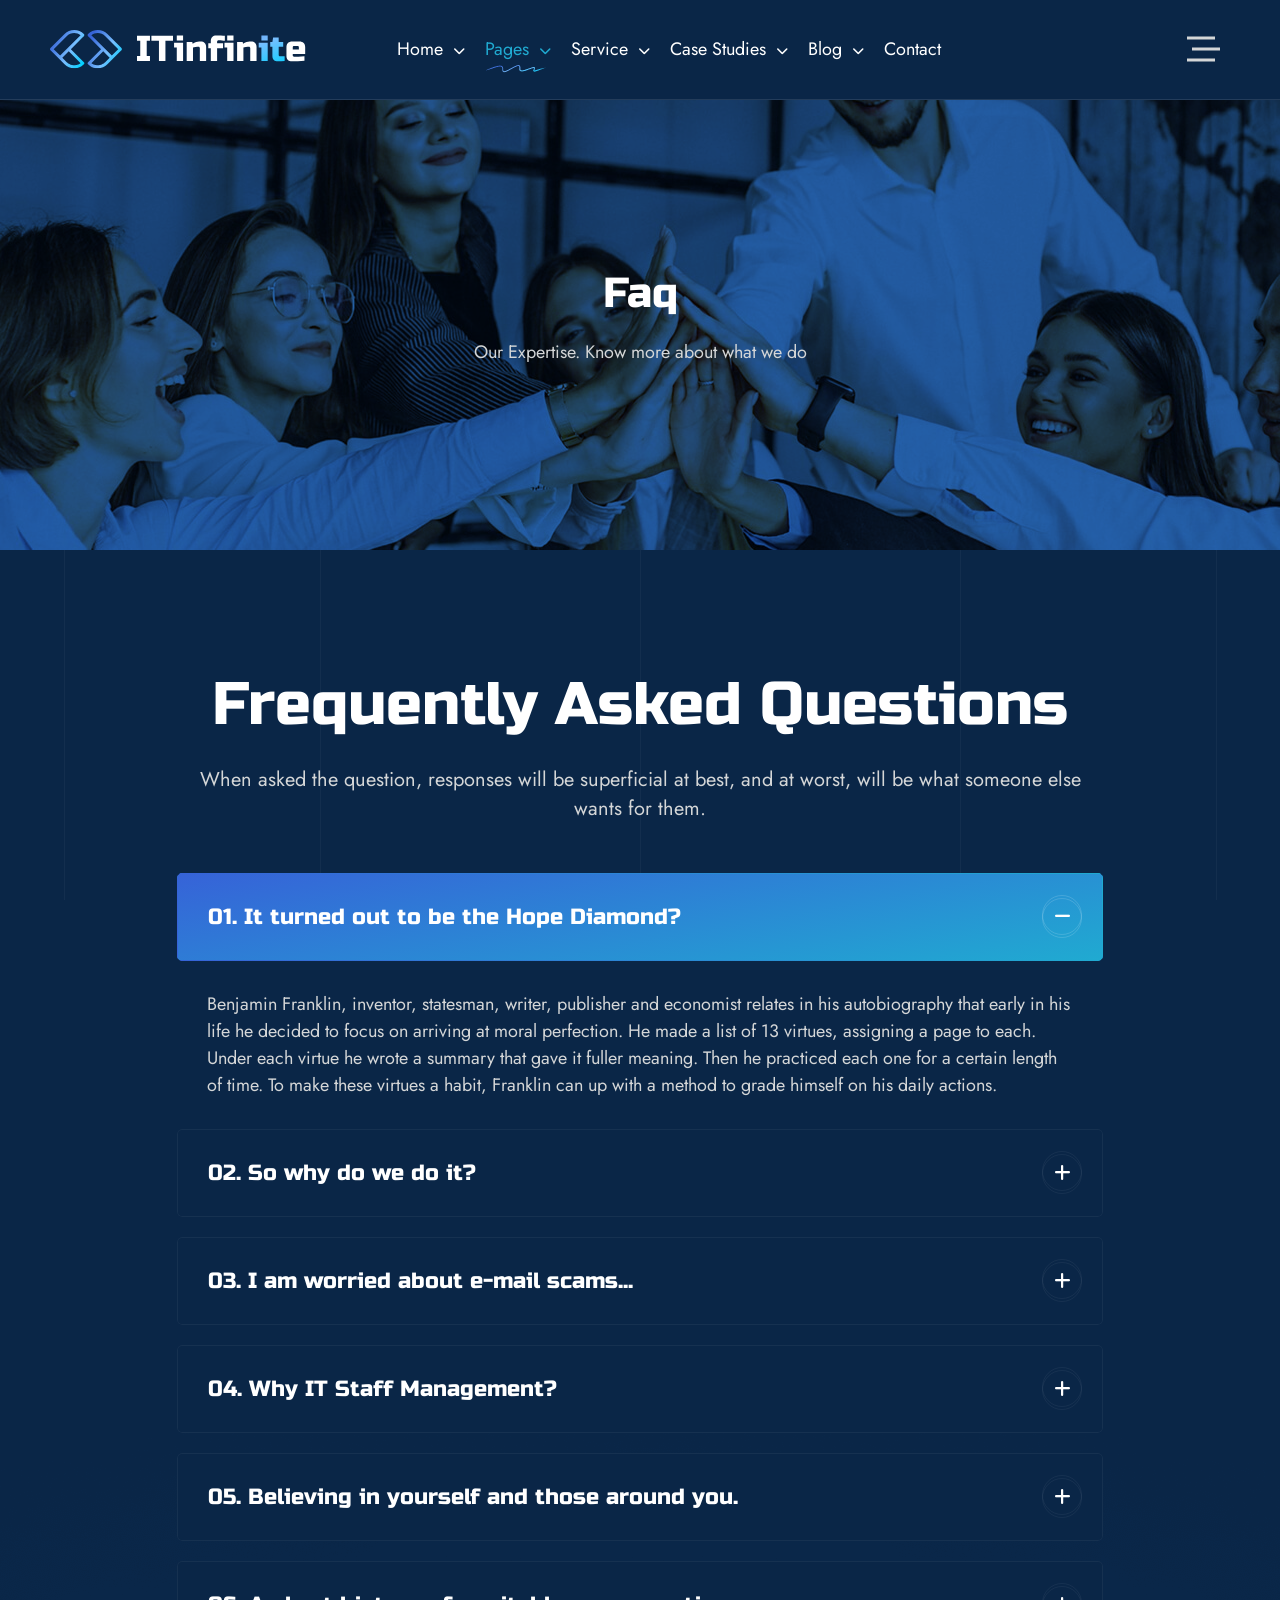
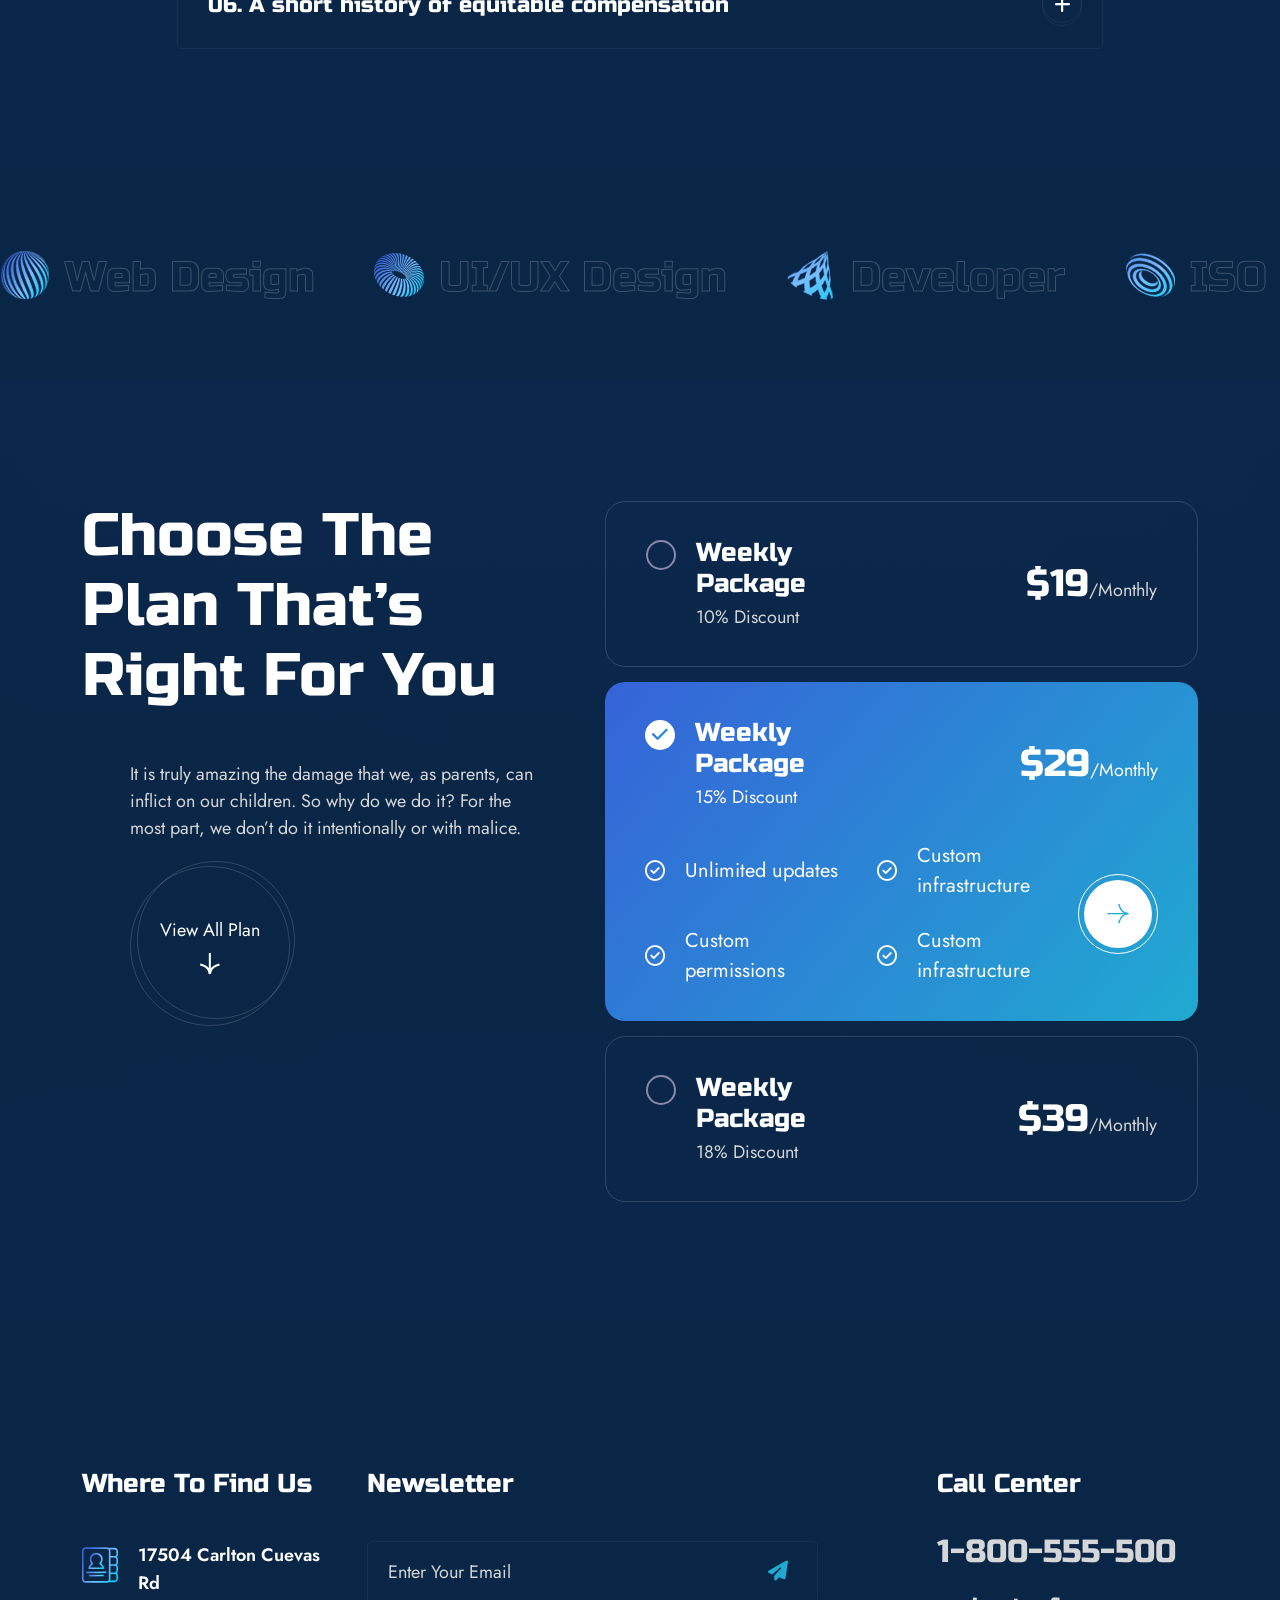
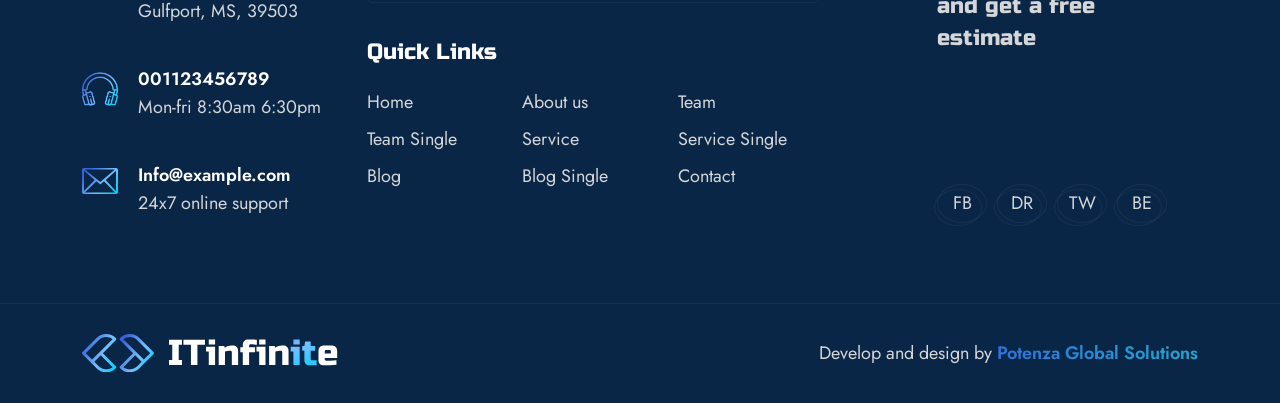
<file: faq.html>
<!DOCTYPE html>
<html lang="zxx">
  <head>
    <meta charset="utf-8">
    <meta name="keywords" content="HTML5 Template">
    <meta name="description" content="IT Infinite - IT Solutions and Services Company HTML5 Template">
    <meta name="author" content="potenzaglobalsolutions.com">
    <meta name="viewport" content="width=device-width, initial-scale=1, shrink-to-fit=no">
    <title>IT Infinite - IT Solutions and Services Company HTML5 Template</title>
    <!-- Favicon -->
    <link rel="shortcut icon" href="images/favicon.ico">
    <!-- Google Font -->
    <link href="https://fonts.googleapis.com/css2?family=Jost:ital,wght@0,100..900;1,100..900&family=Russo+One&display=swap" rel="stylesheet">

    <!-- CSS Global Compulsory (Do not remove)-->
    <link rel="stylesheet" href="css/font-awesome/all.min.css">
    <link rel="stylesheet" href="css/bootstrap/bootstrap.min.css">
    <!-- Page CSS Implementing Plugins (Remove the plugin CSS here if site does not use that feature)-->
    <link rel="stylesheet" href="css/owl-carousel/owl.carousel.min.css">
    <link rel="stylesheet" href="css/swiper/swiper.min.css">
    <link rel="stylesheet" href="css/magnific-popup/magnific-popup.css">
    <!-- Template Style -->
    <link rel="stylesheet" href="css/style.css">
  </head>
  <body>

    <!--=================================
    cursor -->
    <div id="cursor">
      <div class="cursor__circle"></div>
    </div>
    <!--=================================
    cursor -->
    
    <div id="page" class="main">

      <!--=================================
      Header -->
      <header class="header header-default header-sticky">
        <div class="header-inner">
          <div class="site-logo">
            <a class="navbar-brand" href="index.html"><img class="img-fluid" src="images/logo.svg" alt="logo" /></a>
          </div>
          <div class="site-menu d-none d-xl-block">
            <ul class="main-menu">
              <li class="nav-item"><a class="nav-link" href="#">Home <i class="fa-solid fa-chevron-down"></i></a>
                <ul class="submenu">
                  <li><a class="nav-link" href="index.html">Home 01</a></li>
                  <li><a class="nav-link" href="index-02.html">Home 02</a></li>
                  <li><a class="nav-link" href="index-03.html">Home 03</a></li>
                </ul>
              </li>
              <li class="nav-item active"><a class="nav-link" href="#">Pages <i class="fa-solid fa-chevron-down"></i></a>
                <ul class="submenu">
                  <li><a class="nav-link" href="about-us.html">About Us</a></li>
                  <li><a class="nav-link" href="pricing.html">Pricing</a></li>
                  <li><a class="nav-link" href="careers.html">Careers</a></li>
                  <li><a class="nav-link" href="contact-us.html">Contact</a></li>
                  <li><a class="nav-link active" href="faq.html">Faq</a></li>
                  <li><a class="nav-link" href="team.html">Team</a></li>
                  <li><a class="nav-link" href="team-single.html">Team Single</a></li>
                  <li><a class="nav-link" href="typography.html">Typography</a></li>
                  <li><a class="nav-link" href="page-left-sidebar.html">Page Left Sidebar</a></li>
                  <li><a class="nav-link" href="page-right-sidebar.html">Page Right Sidebar</a></li>
                  <li><a class="nav-link" href="error-404.html">Error 404</a></li>
                  <li><a class="nav-link" href="coming-soon.html">Coming Soon</a></li>
                </ul>
              </li>
              <li class="nav-item"><a class="nav-link" href="#">Service <i class="fa-solid fa-chevron-down"></i></a>
                <ul class="submenu">
                  <li><a class="nav-link" href="service.html">Service</a></li>
                  <li><a class="nav-link" href="service-detail.html">Service Single</a></li>
                </ul>
              </li>
              <li class="nav-item"><a class="nav-link" href="#">Case Studies <i class="fa-solid fa-chevron-down"></i></a>
                <ul class="submenu">
                  <li><a class="nav-link" href="case-studies.html">Case Studies</a></li>
                  <li><a class="nav-link" href="case-studies-detail.html">Case Studies Single</a></li>
                </ul>
              </li>
              <li class="nav-item"><a class="nav-link" href="#">Blog <i class="fa-solid fa-chevron-down"></i></a>
                <ul class="submenu">
                  <li><a class="nav-link" href="blog.html">Blog Standard</a></li>
                  <li><a class="nav-link" href="blog-detail.html">Blog Single</a></li>
                </ul>
              </li>
              <li class="nav-item"><a class="nav-link" href="contact-us.html">Contact</a></li>
            </ul>
          </div>

          <div class="site-action d-none d-xl-block">
            <div class="action-hamburger">
              <a class="hamburger" href="#" data-bs-toggle="offcanvas" data-bs-target="#offcanvasRight" aria-controls="offcanvasRight">
                <span class="hamburger-container">
                  <span class="hamburger-inner"></span>
                  <span class="hamburger-hidden"></span>
                </span>
              </a>
            </div>
          </div>

          <div class="mobile-action d-block d-xl-none">
            <div class="mobile-hamburger">
              <a class="hamburger" href="#" data-bs-toggle="offcanvas" data-bs-target="#menuOffcanvas" aria-controls="menuOffcanvas">
                <span class="hamburger-container">
                  <span class="hamburger-inner"></span>
                  <span class="hamburger-hidden"></span>
                </span>
              </a>
            </div>
          </div>
        </div>
      </header>

      <!--=================================
      Main Menu OffCanvas -->
      <div class="offcanvas main-menu-offcanvas offcanvas-end" tabindex="-1" id="menuOffcanvas" aria-labelledby="menuOffcanvasLabel">
        <div class="offcanvas-header">
          <a id="menuOffcanvasLabel" class="navbar-brand" href="index.html"><img class="img-fluid" src="images/logo.svg" alt="logo" /></a>
          <button type="button" class="btn-close" data-bs-dismiss="offcanvas" aria-label="Close"><i class="fa-solid fa-xmark"></i></button>
        </div>
        <div class="offcanvas-body lenis-scroll-disable">
          <div class="body-inner">
            <nav class="navbar">
              <ul class="navbar-nav">
                <li class="nav-item dropdown">
                  <a class="nav-link dropdown-toggle" href="#" role="button" data-bs-toggle="dropdown" aria-expanded="false">Home</a>
                  <ul class="dropdown-menu">
                    <li><a class="dropdown-item" href="index.html">Home 01</a></li>
                    <li><a class="dropdown-item" href="index-02.html">Home 02</a></li>
                    <li><a class="dropdown-item" href="index-03.html">Home 03</a></li>
                  </ul>
                </li>
                <li class="nav-item dropdown">
                  <a class="nav-link dropdown-toggle" href="#" role="button" data-bs-toggle="dropdown" aria-expanded="false">Pages</a>
                  <ul class="dropdown-menu">
                    <li><a class="dropdown-item" href="about-us.html">About Us</a></li>
                    <li><a class="dropdown-item" href="pricing.html">Pricing</a></li>
                    <li><a class="dropdown-item" href="careers.html">Careers</a></li>
                    <li><a class="dropdown-item" href="contact-us.html">Contact</a></li>
                    <li><a class="dropdown-item active" href="faq.html">Faq</a></li>
                    <li><a class="dropdown-item" href="team.html">Team</a></li>
                    <li><a class="dropdown-item" href="team-single.html">Team Single</a></li>
                    <li><a class="dropdown-item" href="typography.html">Typography</a></li>
                    <li><a class="dropdown-item" href="page-left-sidebar.html">Page Left Sidebar</a></li>
                    <li><a class="dropdown-item" href="page-right-sidebar.html">Page Right Sidebar</a></li>
                    <li><a class="dropdown-item" href="error-404.html">Error 404</a></li>
                    <li><a class="dropdown-item" href="coming-soon.html">Coming Soon</a></li>
                  </ul>
                </li>
                <li class="nav-item dropdown">
                  <a class="nav-link dropdown-toggle" href="#" role="button" data-bs-toggle="dropdown" aria-expanded="false">Service</a>
                  <ul class="dropdown-menu">
                    <li><a class="dropdown-item" href="service.html">Service</a></li>
                    <li><a class="dropdown-item" href="service-detail.html">Service Single</a></li>
                  </ul>
                </li>
                <li class="nav-item dropdown">
                  <a class="nav-link dropdown-toggle" href="#" role="button" data-bs-toggle="dropdown" aria-expanded="false">Case Studies</a>
                  <ul class="dropdown-menu">
                    <li><a class="dropdown-item" href="case-studies.html">Case Studies</a></li>
                    <li><a class="dropdown-item" href="case-studies-detail.html">Case Studies Single</a></li>
                  </ul>
                </li>
                <li class="nav-item dropdown">
                  <a class="nav-link dropdown-toggle" href="#" role="button" data-bs-toggle="dropdown" aria-expanded="false">Blog</a>
                  <ul class="dropdown-menu">
                    <li><a class="dropdown-item" href="blog.html">Blog Standard</a></li>
                    <li><a class="dropdown-item" href="blog-detail.html">Blog Single</a></li>
                  </ul>
                </li>
                <li class="nav-item"><a class="nav-link" href="contact-us.html">Contact</a></li>
              </ul>
            </nav>
            <div class="bottom-info">
              <div class="contact-info">
                <span class="number">+1 234 567 8910</span>
                <a class="mail" href="#"><i class="fa-regular fa-envelope"></i>info@gmail.com</a>
                <span class="text">Looking for collaboration for your next creative project?</span>
              </div>
            </div>
          </div>
        </div>
      </div>

      <!--=================================
      Header Side Panel -->
      <div class="offcanvas offcanvas-end sidepanel-offcanvas" tabindex="-1" id="offcanvasRight">
        <div class="offcanvas-header">
          <button type="button" class="btn-close" data-bs-dismiss="offcanvas" aria-label="Close"><i class="fa-solid fa-xmark"></i></button>
        </div>

        <div class="offcanvas-body lenis-scroll-disable">
          <div class="body-inner">
            <div class="about-info">
              <h4 class="title mb-3">Scalable Business for Startups</h4>
              <p>Get the oars in the water and start rowing. Execution is the single biggest factor in achievement so the faster and better your execution.</p>
            </div>
            <div class="socail-info">
              <ul class="socail-list-item">
                <li><a href="#"><i class="fa-brands fa-facebook-f"></i>Facebook</a></li>
                <li><a href="#"><i class="fa-brands fa-instagram"></i>Instagram</a></li>
                <li><a href="#"><i class="fa-brands fa-x-twitter"></i>Twitter</a></li>
                <li><a href="#"><i class="fa-brands fa-dribbble"></i>Dribbble</a></li>
              </ul>
            </div>
            <div class="contact-info">
              <span class="number">+1 234 567 8910</span>
              <a class="mail" href="#"><i class="fa-regular fa-envelope"></i>info@gmail.com</a>
              <span class="text">Looking for collaboration for your next creative project?</span>
            </div>
          </div>
        </div>
      </div>


      <div class="site-content">

      <div class="container-fluid">
        <div class="item-efftect">
           <div class="efftect overflow-hidden"></div>
           <div class="efftect overflow-hidden"></div>
           <div class="efftect overflow-hidden"></div>
           <div class="efftect overflow-hidden"></div>
           <div class="efftect overflow-hidden"></div>
        </div>
      </div>

        <!--=================================
        Page Header -->
        <div class="inner-header bg-holder" style="background-image: url(images/banner/inner-header/page-header-01.jpg);">
          <div class="container">
            <div class="row  justify-content-center">
              <div class="col-md-12 text-center">
                <h1 class="title">Faq</h1>
                <p>Our Expertise. Know more about what we do</p>
              </div>
            </div>
          </div>
        </div>

        <div class="content-wrapper">

          <!--=================================
          Faq -->
          <section class="space-ptb z-index-2 ellipse-bottom">
            <div class="container">
              <div class="row justify-content-center">
                <div class="col-md-10 text-center">
                  <div class="section-title">
                    <h2 class="title">Frequently Asked Questions</h2>
                    <p>When asked the question, responses will be superficial at best, and at worst, will be what someone else wants for them.</p>
                  </div>
                </div>
              </div>
              <div class="row justify-content-center">
                <div class="col-md-10">
                  <div class="accordion" id="pgsaccordion">
                    <div class="accordion-item">
                      <h5 class="accordion-header" id="headingOne">
                        <button class="accordion-button" type="button" data-bs-toggle="collapse" data-bs-target="#collapseOne" aria-expanded="true" aria-controls="collapseOne">01. It turned out to be the Hope Diamond?</button>
                      </h5>
                      <div id="collapseOne" class="accordion-collapse collapse show" aria-labelledby="headingOne" data-bs-parent="#pgsaccordion">
                        <div class="accordion-body">Benjamin Franklin, inventor, statesman, writer, publisher and economist relates in his autobiography that early in his life he decided to focus on arriving at moral perfection. He made a list of 13 virtues, assigning a page to each. Under each virtue he wrote a summary that gave it fuller meaning. Then he practiced each one for a certain length of time. To make these virtues a habit, Franklin can up with a method to grade himself on his daily actions.</div>
                      </div>
                    </div>

                    <div class="accordion-item">
                      <h5 class="accordion-header" id="headingTwo">
                        <button  class="accordion-button collapsed" type="button" data-bs-toggle="collapse" data-bs-target="#collapseTwo" aria-expanded="false" aria-controls="collapseTwo">
                        02. So why do we do it?</button>
                      </h5>
                      <div id="collapseTwo" class="accordion-collapse collapse" aria-labelledby="headingTwo" data-bs-parent="#pgsaccordion">
                        <div class="accordion-body">Every time he made a fault, he made a mark in the appropriate column. Each week he focused his attention on a different virtue. Over time, through repetition, he hoped to one day experience the pleasure of “viewing a clean Book.” He says that he carried out this personal examination for years. In order to do the work thoroughly he decided to attempt each virtue and a quarter of its importance – one at a time.</div>
                      </div>
                    </div>

                    <div class="accordion-item">
                      <h5 class="accordion-header" id="headingThree">
                        <button class="accordion-button collapsed" type="button" data-bs-toggle="collapse" data-bs-target="#collapseThree" aria-expanded="false" aria-controls="collapseThree">03. I am worried about e-mail scams...</button>
                      </h5>
                      <div id="collapseThree" class="accordion-collapse collapse" aria-labelledby="headingThree" data-bs-parent="#pgsaccordion">
                        <div class="accordion-body">Virtue and a quarter of its importance – one at a time. He began with temperance, which included the moderating of every pleasure or inclination to develop undesirable habits, because temperance “tends to procure that coolness and clearance and head that is so necessary where constant vigilance is to be kept up and guard maintained against the unremitting attraction of ancient habits and the force of perpetual temptations.</div>
                      </div>
                    </div>

                    <div class="accordion-item">
                      <h5 class="accordion-header" id="headingFour">
                        <button class="accordion-button collapsed" type="button" data-bs-toggle="collapse" data-bs-target="#collapseFour" aria-expanded="false" aria-controls="collapseThree">04. Why IT Staff Management?</button>
                      </h5>
                      <div id="collapseFour" class="accordion-collapse collapse" aria-labelledby="headingFour" data-bs-parent="#pgsaccordion">
                        <div class="accordion-body">The other virtues practice in succession by Franklin were silence, order, resolution, frugality, industry, sincerity, Justice, moderation, cleanliness, tranquility, chastity and humility. For the summary order he followed a little scheme of employing his time each day. From five to seven each morning he spent in bodily personal attention, saying a short prayer, thinking over the day’s business and resolutions, studying and eating breakfast. From eight till twelve he worked at his trade.</div>
                      </div>
                    </div>

                    <div class="accordion-item">
                      <h5 class="accordion-header" id="headingFive">
                        <button class="accordion-button collapsed" type="button" data-bs-toggle="collapse" data-bs-target="#collapseFive" aria-expanded="false" aria-controls="collapseThree">05. Believing in yourself and those around you.</button>
                      </h5>
                      <div id="collapseFive" class="accordion-collapse collapse" aria-labelledby="headingFive" data-bs-parent="#pgsaccordion">
                        <div class="accordion-body">From twelve to one he read or overlooked his accounts and dined. From two to five he worked at his trade. The rest of the evening until 10 he spent in music, or diversion of some sort. This time is used also to put things in their places. In the last thing before retiring was examination of the day. At the age of 79, he ascribed his health to temperance; the acquisition of misfortune to industry and frugality; the confidence of his country to sincerity and justice.</div>
                      </div>
                    </div>

                    <div class="accordion-item">
                      <h5 class="accordion-header" id="headingSix">
                        <button class="accordion-button collapsed" type="button" data-bs-toggle="collapse" data-bs-target="#collapseSix" aria-expanded="false" aria-controls="collapseThree">06. A short history of equitable compensation</button>
                      </h5>
                      <div id="collapseSix" class="accordion-collapse collapse" aria-labelledby="headingSix" data-bs-parent="#pgsaccordion">
                        <div class="accordion-body">Concentrate on your breathing, engage in the moment and spend some time being still, quiet and drift inside of your own mind. Hypnotize yourself here. Step two: Use your imagination to imagine walking down the path of your life. Ok, I know that some of you just cried out “but I can’t visualise!” First up, if you believe you can’t then of course you can’t. Second up, just imagine these things. They do not have to be in cinema screen perfect detail.</div>
                      </div>
                    </div>
                  </div>
                </div>
              </div>
            </div>
          </section>
          <!--=================================
          Faq -->

          <!--=================================
          Client Logo -->
          <div class="space-small-ptb z-index-2 bg-black">
            <div class="container-fluid p-0">
              <div class="row g-0">
                <div class="col-md-12">
                  <div class="marquee-wrapper">
                    <div class="marquee-inner">
                      <div class="marquee-item">
                        <span class="icon"><img class="img-fluid" src="images/client-logo/brand-icon1.png" alt="" /></span>
                        <span class="title">Web Design</span>
                      </div>
                      <div class="marquee-item">
                        <span class="icon"><img class="img-fluid" src="images/client-logo/brand-icon2.png" alt="" /></span>
                        <span class="title">UI/UX Design</span>
                      </div>
                      <div class="marquee-item">
                        <span class="icon"><img class="img-fluid" src="images/client-logo/brand-icon3.png" alt="" /></span>
                        <span class="title">Developer</span>
                      </div>
                      <div class="marquee-item">
                        <span class="icon"><img class="img-fluid" src="images/client-logo/brand-icon4.png" alt="" /></span>
                        <span class="title">ISO Developer</span>
                      </div>
                      <div class="marquee-item">
                        <span class="icon"><img class="img-fluid" src="images/client-logo/brand-icon5.png" alt="" /></span>
                        <span class="title">Digital Agency</span>
                      </div>
                      <div class="marquee-item">
                        <span class="icon"><img class="img-fluid" src="images/client-logo/brand-icon1.png" alt="" /></span>
                        <span class="title">Web Design</span>
                      </div>
                      <div class="marquee-item">
                        <span class="icon"><img class="img-fluid" src="images/client-logo/brand-icon2.png" alt="" /></span>
                        <span class="title">UI/UX Design</span>
                      </div>
                      <div class="marquee-item">
                        <span class="icon"><img class="img-fluid" src="images/client-logo/brand-icon3.png" alt="" /></span>
                        <span class="title">Developer</span>
                      </div>
                      <div class="marquee-item">
                        <span class="icon"><img class="img-fluid" src="images/client-logo/brand-icon4.png" alt="" /></span>
                        <span class="title">ISO Developer</span>
                      </div>
                      <div class="marquee-item">
                        <span class="icon"><img class="img-fluid" src="images/client-logo/brand-icon5.png" alt="" /></span>
                        <span class="title">Digital Agency</span>
                      </div>
                    </div>
                  </div>
                </div>
              </div>
            </div>
          </div>
          <!--=================================
          Client Logo -->

          <!--=================================
          Pricing & Testimonial -->
          <section class="space-pt ellipse-top bg-black z-index-2">
            <div class="space-pb ellipse-bottom">
              <div class="container">
                <div class="row">
                  <div class="col-lg-5">
                    <div class="section-title"><h2 class="title">Choose the plan that’s right for you</h2></div>
                    <div class="ps-xxl-5 ms-0 ms-md-5">
                      <p class="mb-4">It is truly amazing the damage that we, as parents, can inflict on our children. So why do we do it? For the most part, we don’t do it intentionally or with malice.</p>
                        <a class="btn btn-effect" href="#">
                          <span>View All Plan</span>
                          <svg width="20" height="22" viewBox="0 0 20 22" fill="none" xmlns="http://www.w3.org/2000/svg"><g clip-path="url(#clip0_59_253)"><path d="M19.4854 11.4293L17.0513 12.221C13.1214 13.4993 10.3036 16.9595 9.84784 21.0668C9.49371 16.981 6.71926 13.5081 2.81255 12.2604L0.210283 11.4293" stroke="white" stroke-width="2"/><path d="M9.83594 20.8889L9.83594 0" stroke="white" stroke-width="2"/></g><defs><clipPath id="clip0_59_253"><rect width="21.3333" height="20" fill="white" transform="translate(20) rotate(90)"/></clipPath></defs></svg>
                         </a>
                    </div>
                  </div>
                  <div class="col-lg-7 ps-xxl-5">
                    <div class="pgs-accordion pgs-pricing ps-0 ps-lg-5 mt-5 mt-lg-0">
                      <div class="accordion-item">
                        <div class="accordion-header">
                          <div class="package-info">
                            <span class="package-check"><i class="fa-solid fa-check"></i></span>
                            <div class="package-name">
                              <h5 class="package-title">Weekly Package</h5><span class="package-discount">10% Discount</span>
                            </div>
                          </div>
                          <div class="package-price">
                            <h5 class="price">$19</h5><span class="period">/Monthly</span>
                          </div>
                        </div>
                        <div class="accordion-content">
                          <div class="content-inner">
                            <div class="pricing-lists">
                              <ul class="pricing-lists">
                                <li><i class="fa-regular fa-circle-check"></i> Unlimited updates</li>
                                <li><i class="fa-regular fa-circle-check"></i> Custom infrastructure</li>
                                <li><i class="fa-regular fa-circle-check"></i> Custom permissions</li>
                                <li><i class="fa-regular fa-circle-check"></i> Custom infrastructure</li>
                              </ul>
                            </div>
                            <div class="pricing-link">
                              <a href="#"><svg width="17" height="16" viewBox="0 0 17 16" fill="none" xmlns="http://www.w3.org/2000/svg"><g clip-path="url(#clip0_923_1331)"><path d="M8.70801 0.959961L9.29825 2.7665C10.2512 5.68321 12.8308 7.77453 15.8928 8.1128C12.8468 8.37564 10.2578 10.4348 9.3276 13.3343L8.70801 15.2657" stroke="inherit" stroke-width="1"/><path d="M15.7602 8.12158H0.1875" stroke="inherit" stroke-width="1"/></g><defs><clipPath id="clip0_923_1331"><rect width="15.904" height="14.8437" fill="inherit" transform="translate(0.1875 0.578125)"/></clipPath></defs></svg></a>
                            </div>
                          </div>
                        </div>
                      </div>
                      <div class="accordion-item is-active">
                        <div class="accordion-header">
                          <div class="package-info">
                            <span class="package-check"><i class="fa-solid fa-check"></i></span>
                            <div class="package-name">
                              <h5 class="package-title">Weekly Package</h5><span class="package-discount">15% Discount</span>
                            </div>
                          </div>
                          <div class="package-price">
                            <h5 class="price">$29</h5><span class="period">/Monthly</span>
                          </div>
                        </div>
                        <div class="accordion-content">
                          <div class="content-inner">
                            <div class="pricing-lists">
                              <ul class="pricing-lists">
                                <li><i class="fa-regular fa-circle-check"></i> Unlimited updates</li>
                                <li><i class="fa-regular fa-circle-check"></i> Custom infrastructure</li>
                                <li><i class="fa-regular fa-circle-check"></i> Custom permissions</li>
                                <li><i class="fa-regular fa-circle-check"></i> Custom infrastructure</li>
                              </ul>
                            </div>
                            <div class="pricing-link">
                              <a href="#"><svg width="17" height="16" viewBox="0 0 17 16" fill="none" xmlns="http://www.w3.org/2000/svg"><g clip-path="url(#clip0_923_1332)"><path d="M8.70801 0.959961L9.29825 2.7665C10.2512 5.68321 12.8308 7.77453 15.8928 8.1128C12.8468 8.37564 10.2578 10.4348 9.3276 13.3343L8.70801 15.2657" stroke="inherit" stroke-width="1"/><path d="M15.7602 8.12158H0.1875" stroke="inherit" stroke-width="1"/></g><defs><clipPath id="clip0_923_1332"><rect width="15.904" height="14.8437" fill="inherit" transform="translate(0.1875 0.578125)"/></clipPath></defs></svg></a>
                            </div>
                          </div>
                        </div>
                      </div>
                      <div class="accordion-item">
                        <div class="accordion-header">
                          <div class="package-info">
                            <span class="package-check"><i class="fa-solid fa-check"></i></span>
                            <div class="package-name">
                              <h5 class="package-title">Weekly Package</h5><span class="package-discount">18% Discount</span>
                            </div>
                          </div>
                          <div class="package-price">
                            <h5 class="price">$39</h5><span class="period">/Monthly</span>
                          </div>
                        </div>
                        <div class="accordion-content">
                          <div class="content-inner">
                            <div class="pricing-lists">
                              <ul class="pricing-lists">
                                <li><i class="fa-regular fa-circle-check"></i> Unlimited updates</li>
                                <li><i class="fa-regular fa-circle-check"></i> Custom infrastructure</li>
                                <li><i class="fa-regular fa-circle-check"></i> Custom permissions</li>
                                <li><i class="fa-regular fa-circle-check"></i> Custom infrastructure</li>
                              </ul>
                            </div>
                            <div class="pricing-link">
                              <a href="#"><svg width="17" height="16" viewBox="0 0 17 16" fill="none" xmlns="http://www.w3.org/2000/svg"><g clip-path="url(#clip0_923_1333)"><path d="M8.70801 0.959961L9.29825 2.7665C10.2512 5.68321 12.8308 7.77453 15.8928 8.1128C12.8468 8.37564 10.2578 10.4348 9.3276 13.3343L8.70801 15.2657" stroke="inherit" stroke-width="1"/><path d="M15.7602 8.12158H0.1875" stroke="inherit" stroke-width="1"/></g><defs><clipPath id="clip0_923_1333"><rect width="15.904" height="14.8437" fill="inherit" transform="translate(0.1875 0.578125)"/></clipPath></defs></svg></a>
                            </div>
                          </div>
                        </div>
                      </div>
                    </div>
                  </div>
                </div>
              </div>
            </div>
          </section>

        </div>
      </div>

      <!--=================================
      Site Footer -->
      <footer class="site-footer footer-dark">
        <div class="footer-main">
          <div class="container">
            <div class="row">
              <div class="col-xl-3 col-md-5">
                <div class="widget widget-address-info">
                  <h5 class="widget-title">Where To Find Us</h5>
                  <ul class="address-info-list">
                    <li><i class="icon"><img class="img-fluid" src="images/svg/address-info-contacts.svg" alt="" /></i><span class="info"><span>17504 Carlton Cuevas Rd </span>Gulfport, MS, 39503</span></li>
                    <li><i class="icon"><img class="img-fluid" src="images/svg/address-info-headphone.svg" alt="" /></i><span class="info"><span>001123456789 </span>Mon-fri 8:30am 6:30pm</span></li>
                    <li><i class="icon"><img class="img-fluid" src="images/svg/address-info-email.svg" alt="" /></i><span class="info"><span>Info@example.com </span>24x7 online support</span></li>
                  </ul>
                </div>
              </div>
              <div class="col-xl-5 col-md-7">
                <div class="widget">
                  <h5 class="widget-title">Newsletter</h5>
                  <div class="widget widget-newsletter mb-4 pb-2">
                    <form class="newsletter-form">
                      <input type="text" class="form-control" placeholder="Enter Your Email">
                      <button type="submit" class="subscribe-btn"><i class="fa-solid fa-paper-plane"></i></button>
                    </form>
                  </div>
                  <div class="widget widget-menu">
                    <h6 class="widget-title">Quick Links</h6>
                    <ul class="list-unstyled list-col-3 mb-0">
                      <li><a href="index.html">Home</a></li>
                      <li><a href="about-us.html">About us</a></li>
                      <li><a href="team.html">Team</a></li>
                      <li><a href="team-single.html">Team Single</a></li>
                      <li><a href="service.html">Service</a></li>
                      <li><a href="service-detail.html">Service Single</a></li>
                      <li><a href="blog.html">Blog</a></li>
                      <li><a href="blog-detail.html">Blog Single</a></li>
                      <li><a href="contact-us.html">Contact</a></li>
                    </ul>
                  </div>
                </div>
              </div>
              <div class="col-xl-3 col-md-12 ms-auto">
                <div class="widget widget-info">
                  <h5 class="widget-title">Call Center</h5>
                  <a class="number" href="tel:+1800555500">1-800-555-500</a>
                  <h6 class="title">and get a free estimate</h6>
                </div>
                <div class="widget-socail">
                  <ul class="socail-icon">
                    <li><a href="#">Fb</a></li>
                    <li><a href="#">Dr</a></li>
                    <li><a href="#">Tw</a></li>
                    <li><a href="#">Be</a></li>
                  </ul>
                </div>
              </div>
            </div>

          </div>
        </div>
        <div class="footer-copyright">
          <div class="container">
            <div class="row align-items-center">
              <div class="col-lg-6"><p><a class="footer-logo" href="index.html"><img class="img-fluid" src="images/logo.svg" alt="logo" /></a></p></div>
              <div class="col-lg-6 text-lg-end"><p>Develop and design by <a href="#">Potenza Global Solutions</a></p></div>
            </div>
          </div>
        </div>
      </footer>

      <!--=================================
      Back To Top -->
      <div class="back-to-top">
        <svg class="progress-circle svg-content" width="100%" height="100%" viewBox="-1 -1 102 102">
          <path d="M50,1 a49,49 0 0,1 0,98 a49,49 0 0,1 0,-98"/>
        </svg>
      </div>

    </div>
    <!--=================================
    Javascript -->
    <!-- JS Global Compulsory (Do not remove)-->
    <script src="js/jquery-3.7.1.min.js"></script>
    <script src="js/jquery.appear.js"></script>
    <script src="js/popper/popper.min.js"></script>
    <script src="js/bootstrap/bootstrap.min.js"></script>
    <!-- Page JS Implementing Plugins (Remove the plugin script here if site does not use that feature)-->
    <script src="js/owl-carousel/owl.carousel.min.js"></script>
    <script src="js/jarallax/jarallax.min.js"></script>
    <script src="js/jarallax/jarallax-video.min.js"></script>
    <script src="js/swiper/swiper.min.js"></script>
    <script src="js/swiperanimation/SwiperAnimation.min.js"></script>
    <script src="js/shuffle/shuffle.min.js"></script>
    <script src="js/magnific-popup/jquery.magnific-popup.js"></script>
    <script src="js/counter/jquery.countTo.js"></script>
    <script src="js/gsap.min.js"></script>
    <script src="js/attractHover.js"></script>
    <script src="js/lenis.min.js"></script>
    <script src="js/custom.js"></script> <!-- Template Scripts (Do not remove)-->
  </body>
</html>
</file>
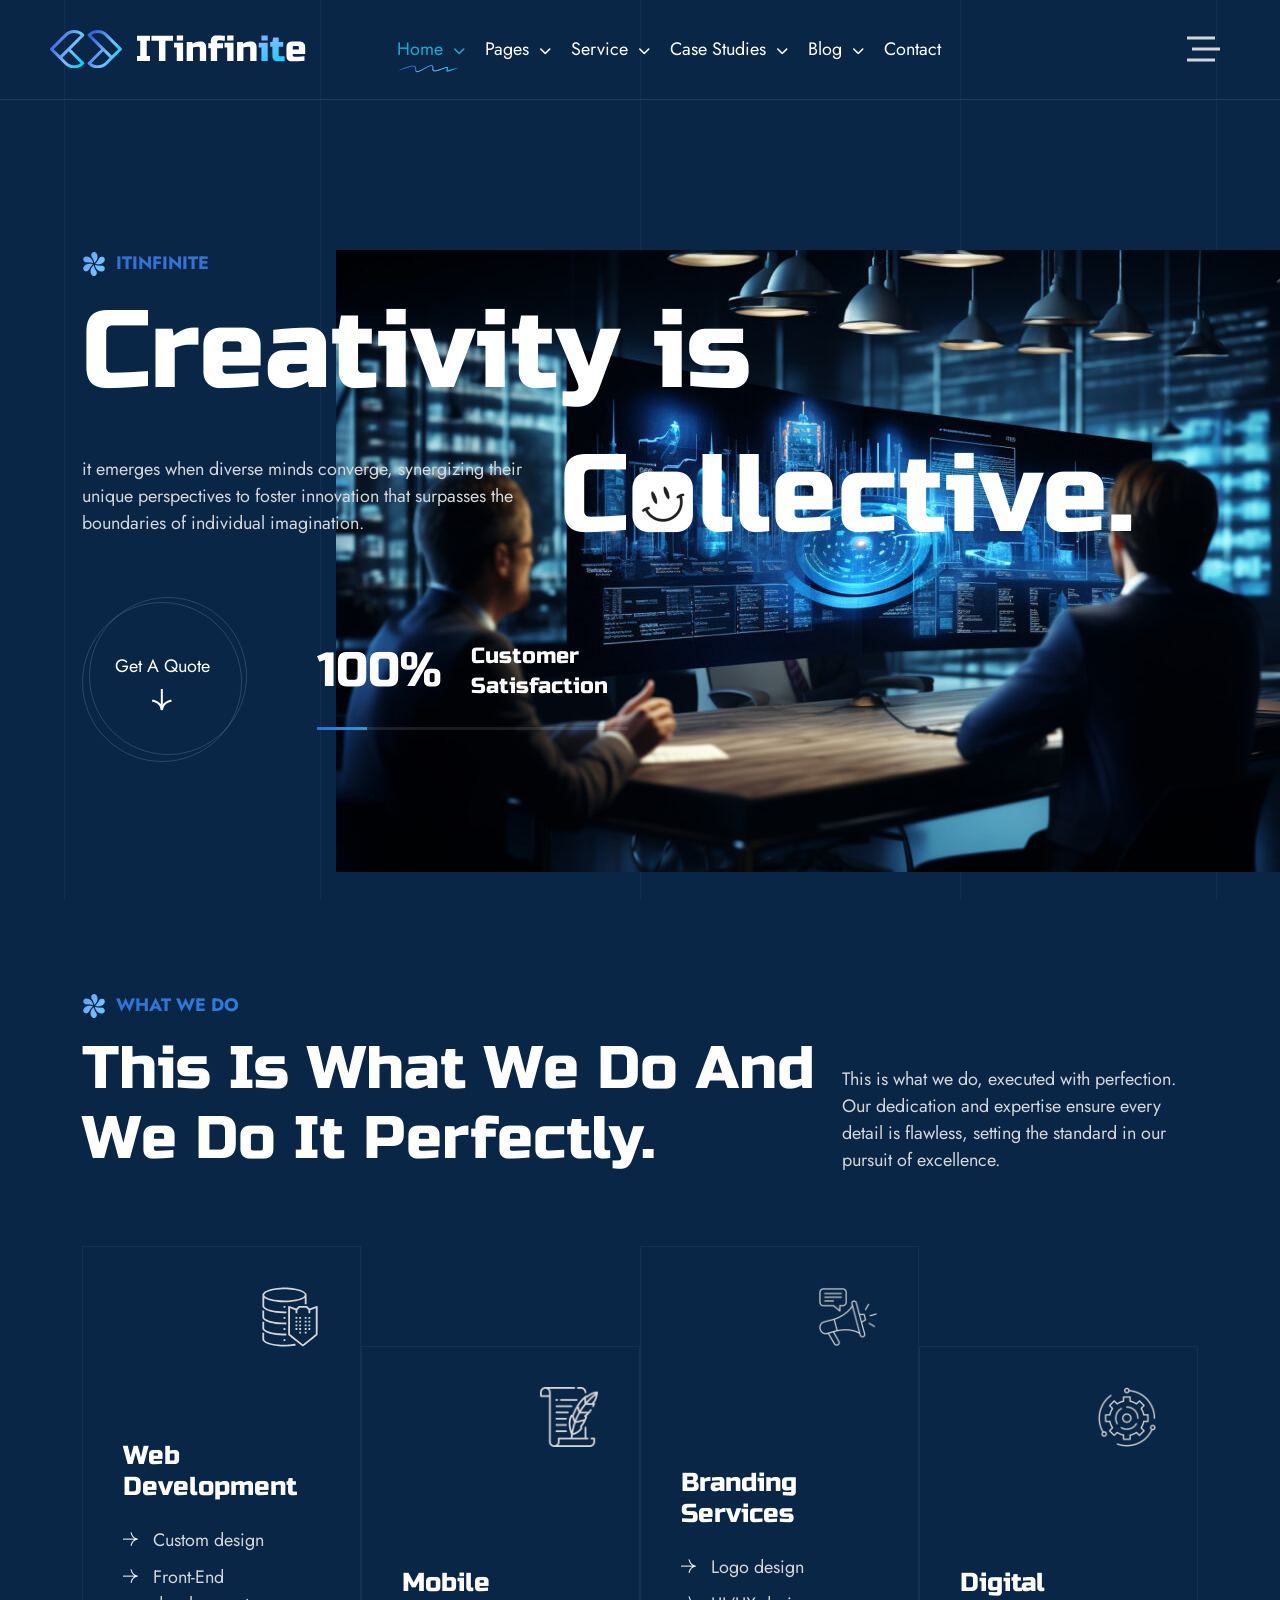
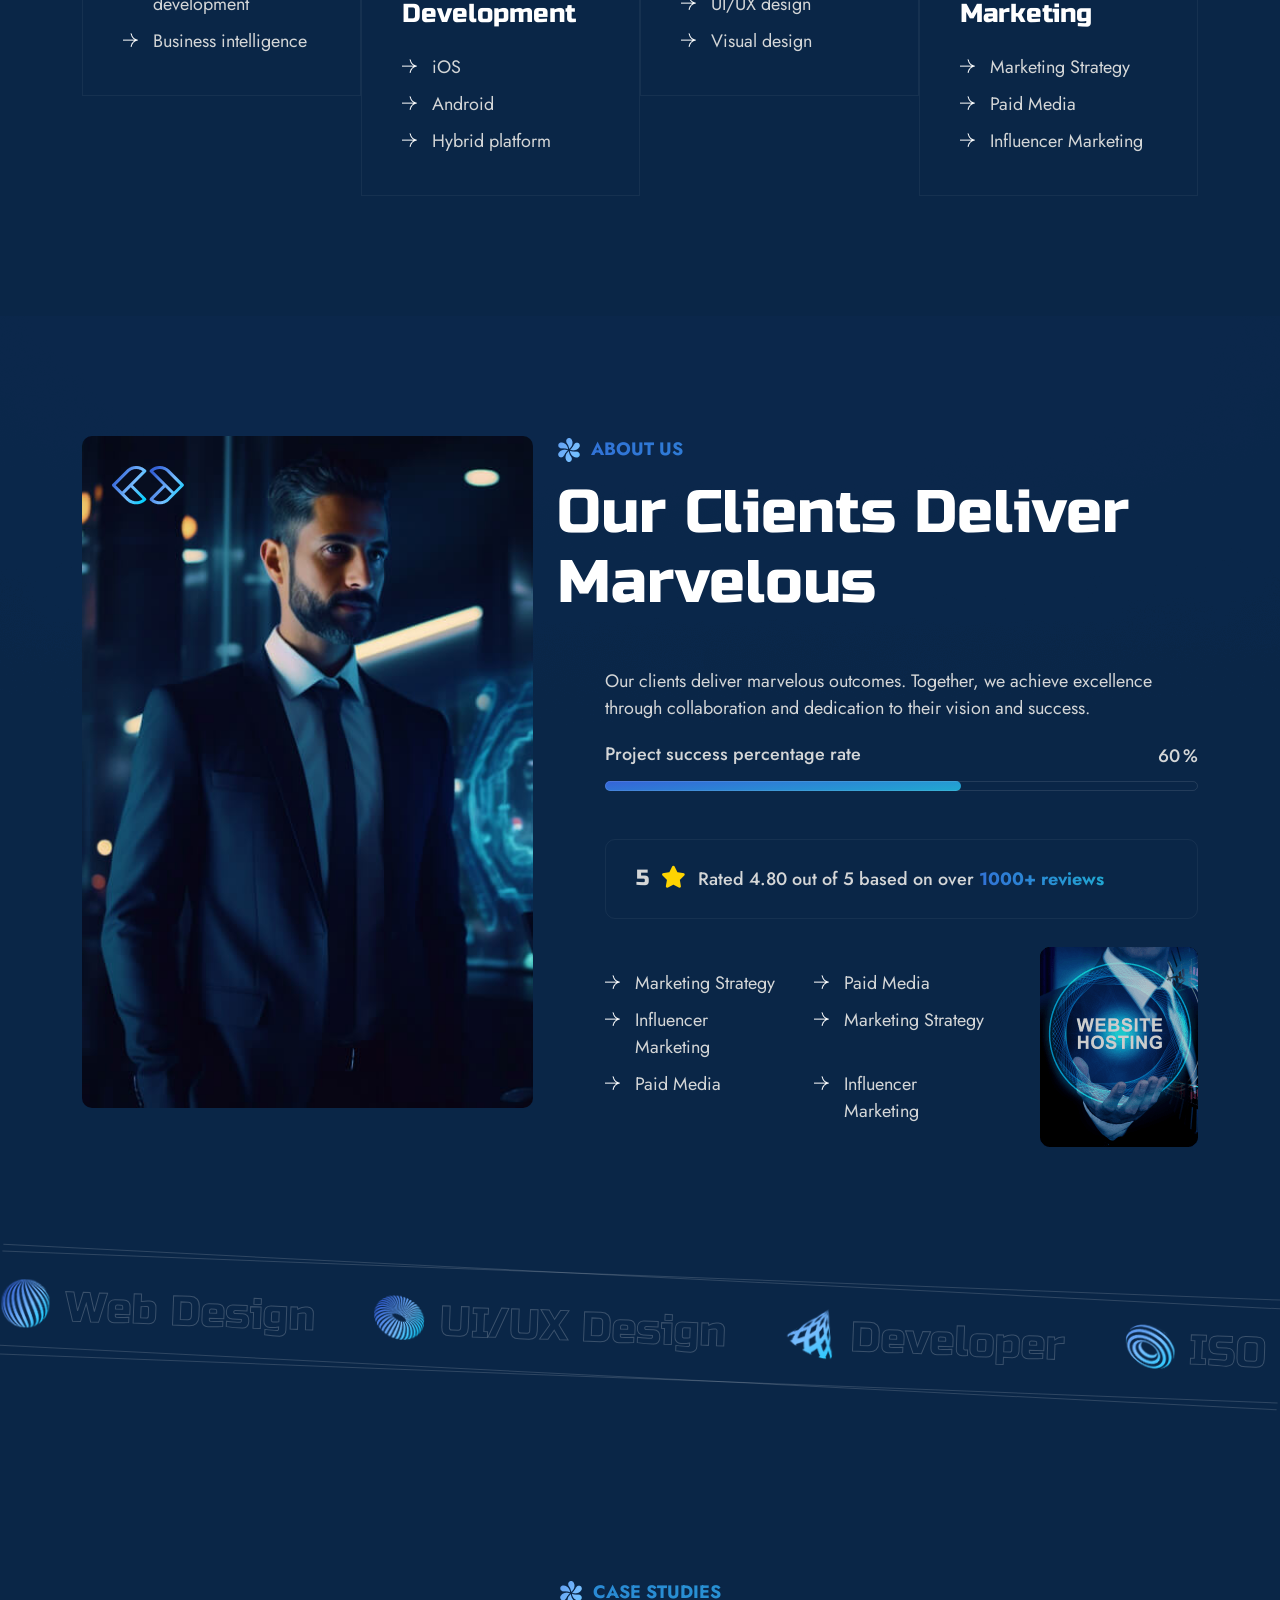
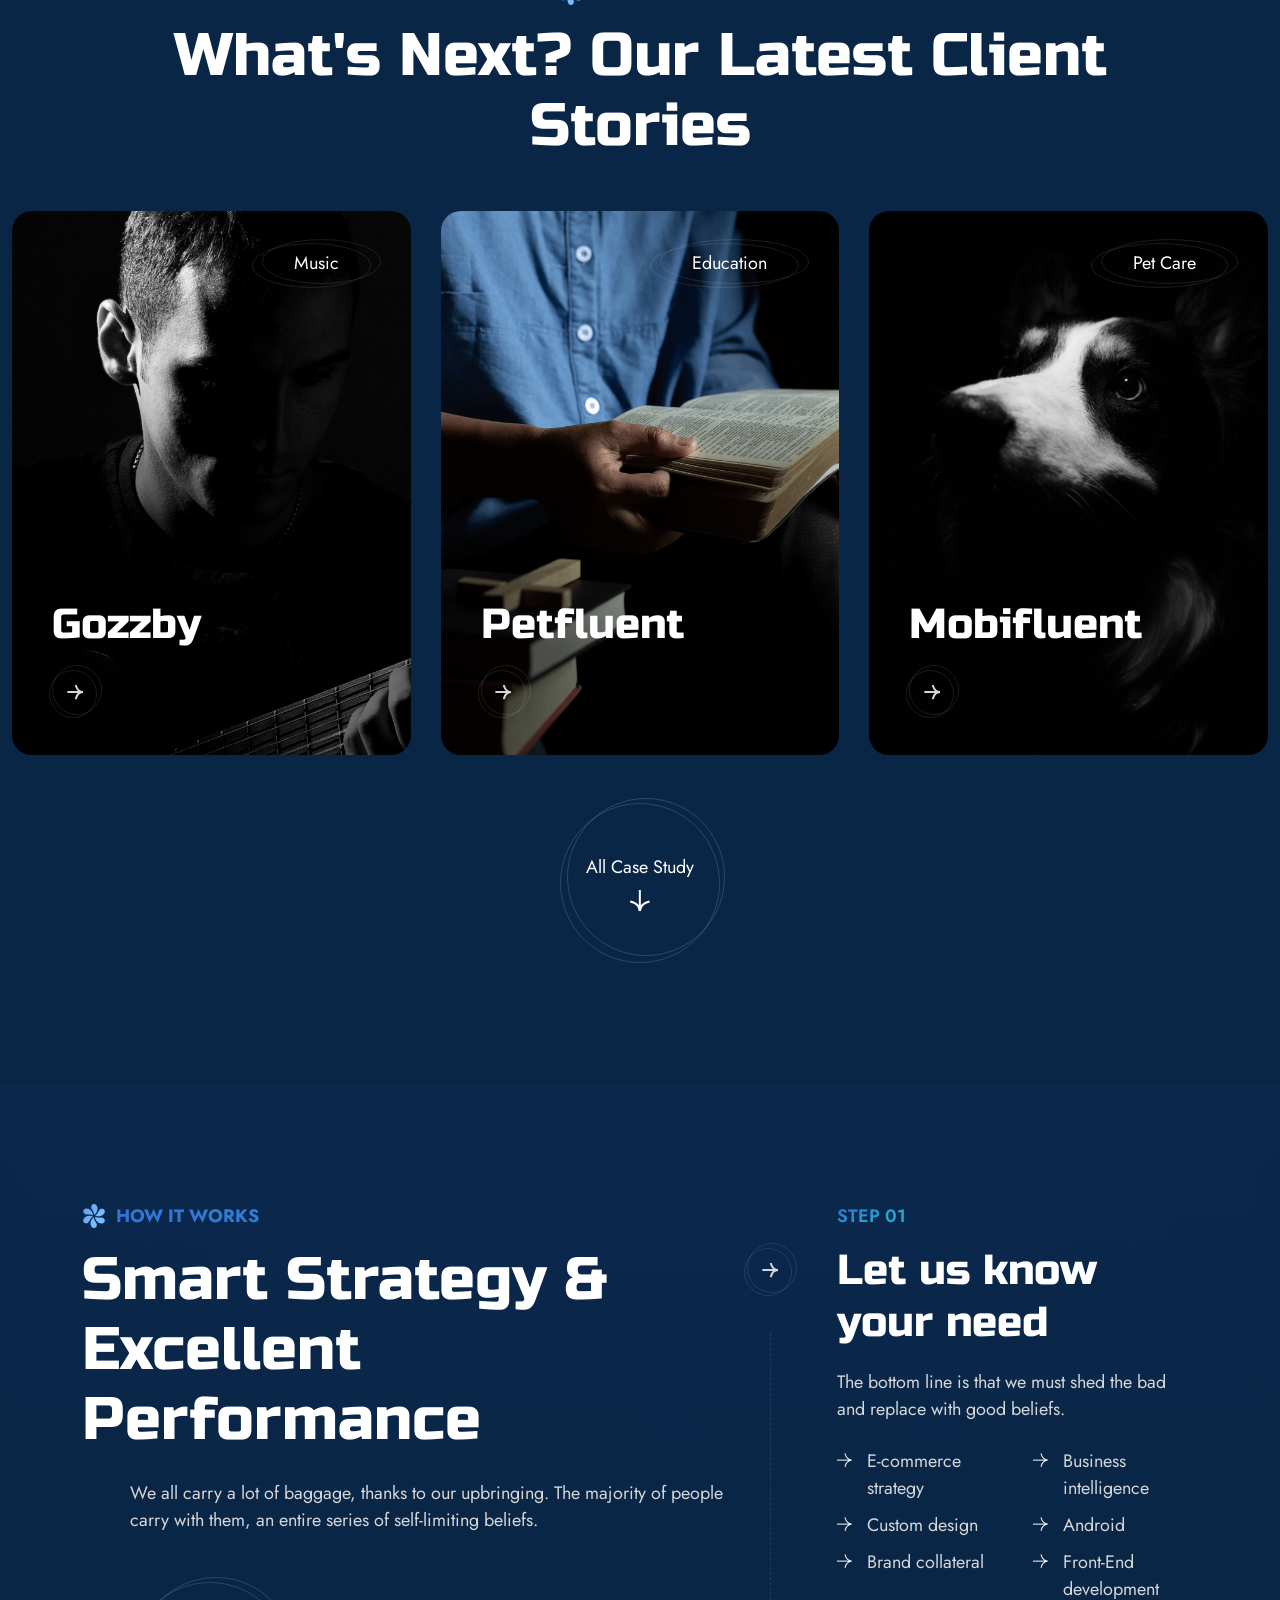
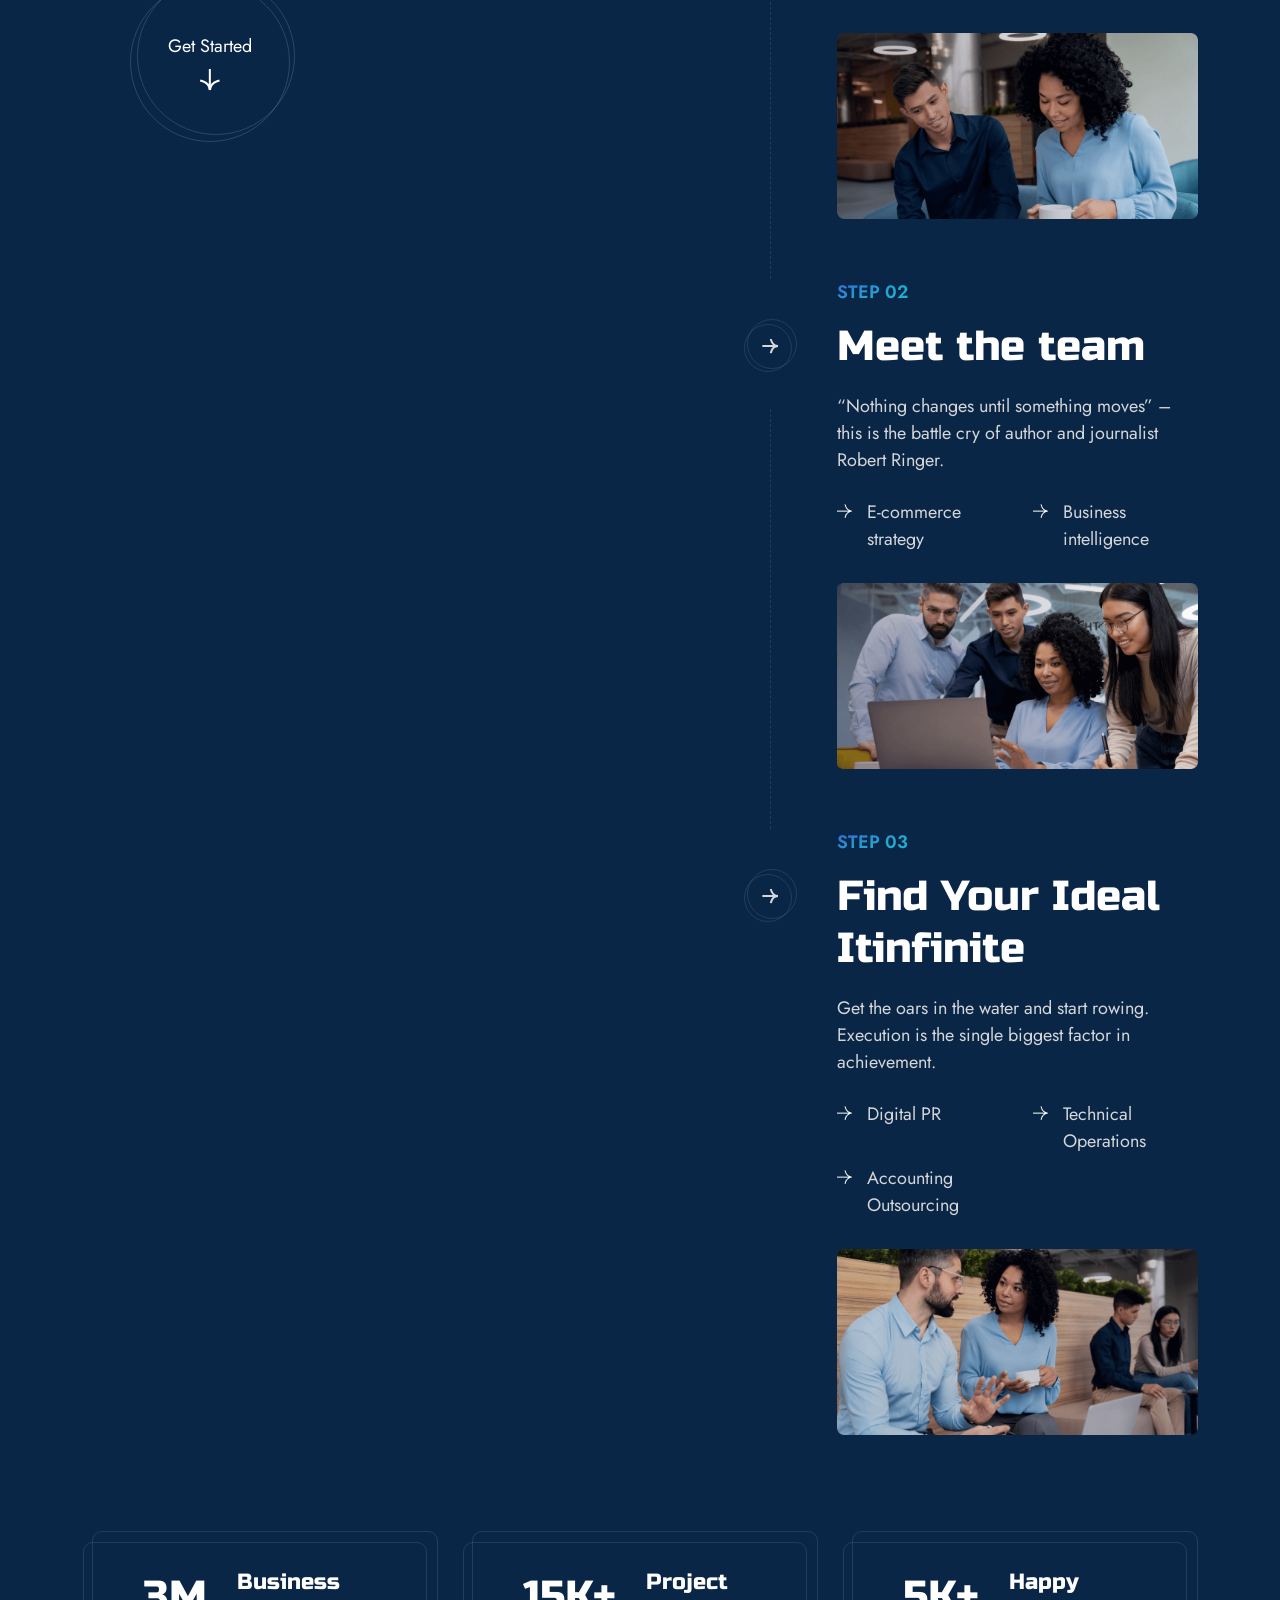
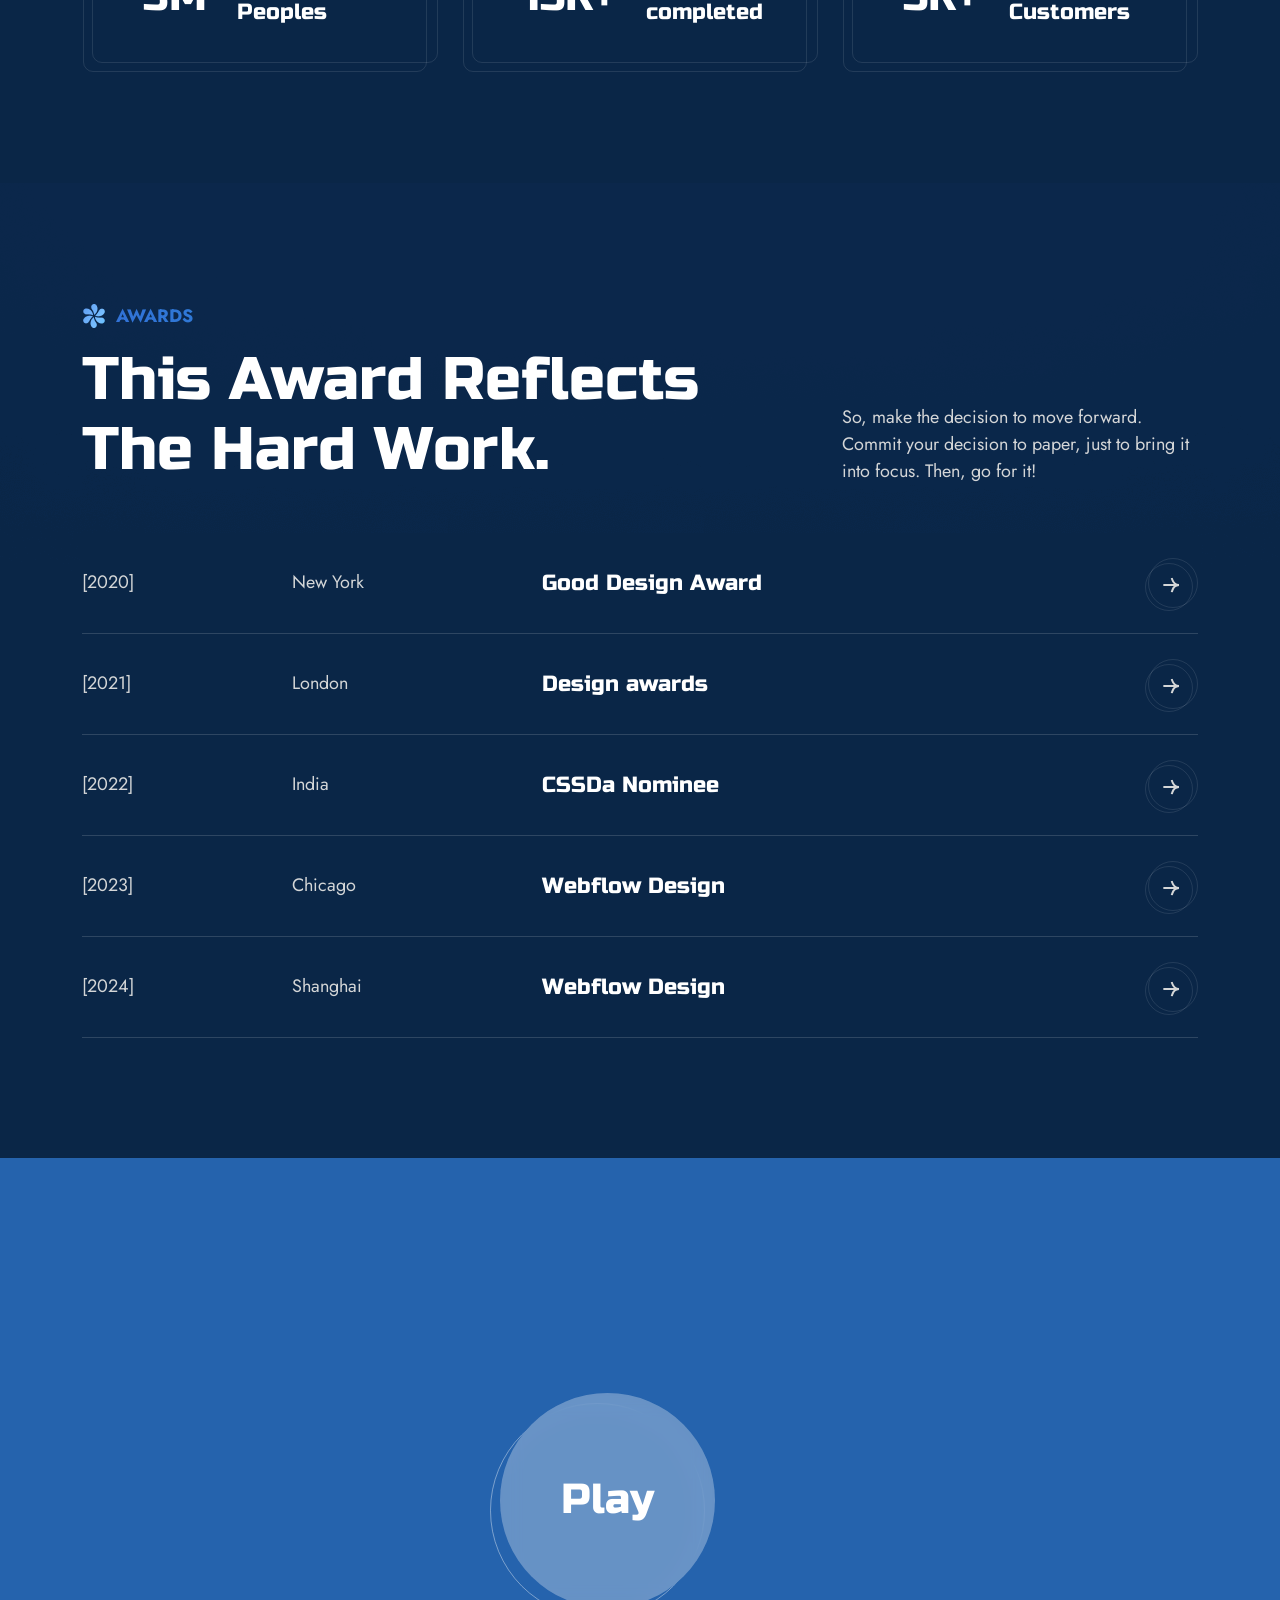
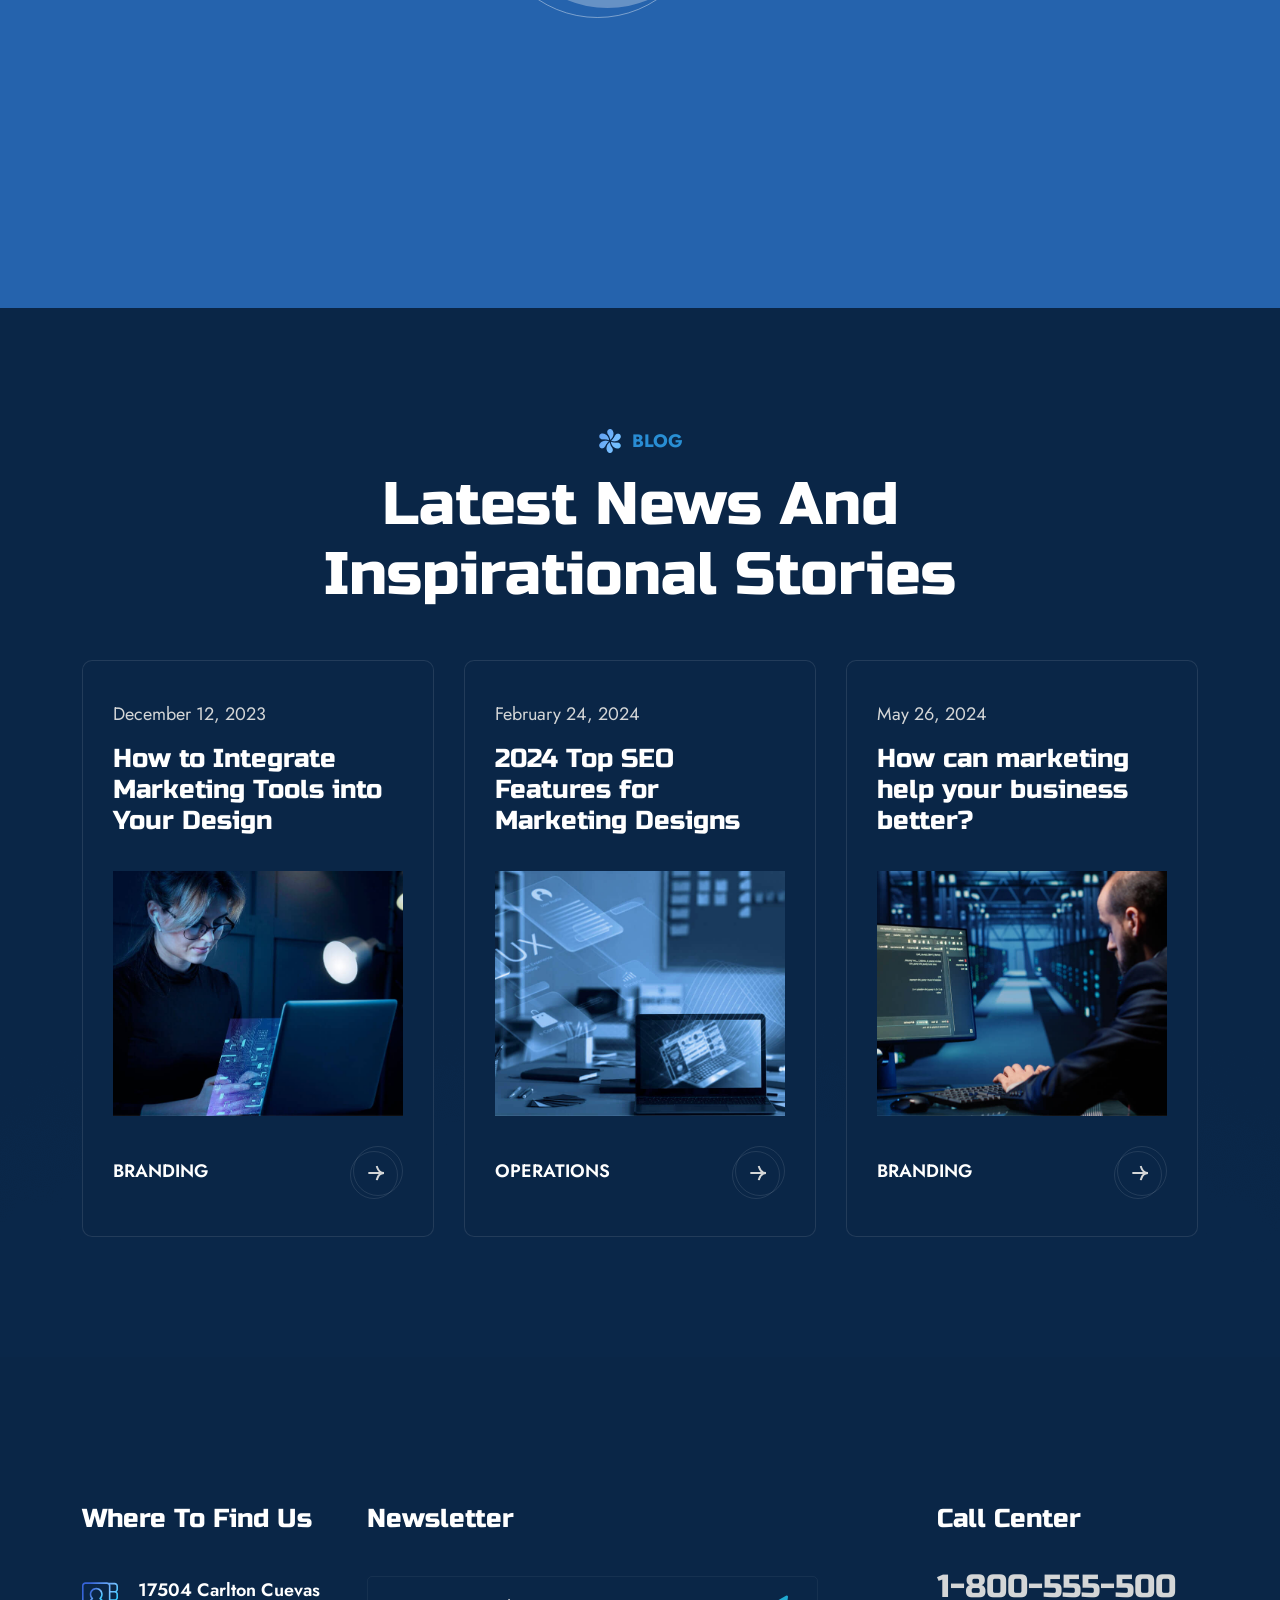
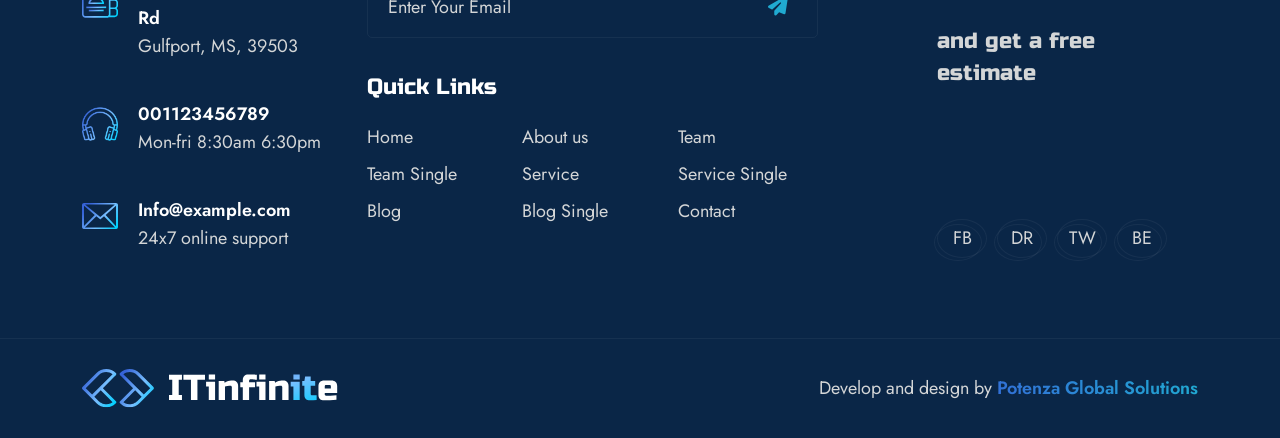
<file: index-02.html>
<!DOCTYPE html>
<html lang="zxx">
  <head>
    <meta charset="utf-8">
    <meta name="keywords" content="HTML5 Template">
    <meta name="description" content="IT Infinite - IT Solutions and Services Company HTML5 Template">
    <meta name="author" content="potenzaglobalsolutions.com">
    <meta name="viewport" content="width=device-width, initial-scale=1, shrink-to-fit=no">
    <title>IT Infinite - IT Solutions and Services Company HTML5 Template</title>
    <!-- Favicon -->
    <link rel="shortcut icon" href="images/favicon.ico">
    <!-- Google Font -->
    <link href="https://fonts.googleapis.com/css2?family=Jost:ital,wght@0,100..900;1,100..900&family=Russo+One&display=swap" rel="stylesheet">

    <!-- CSS Global Compulsory (Do not remove)-->
    <link rel="stylesheet" href="css/font-awesome/all.min.css">
    <link rel="stylesheet" href="css/bootstrap/bootstrap.min.css">
    <!-- Page CSS Implementing Plugins (Remove the plugin CSS here if site does not use that feature)-->
    <link rel="stylesheet" href="css/owl-carousel/owl.carousel.min.css">
    <link rel="stylesheet" href="css/swiper/swiper.min.css">
    <link rel="stylesheet" href="css/magnific-popup/magnific-popup.css">
    <link rel="stylesheet" href="css/nice-select/nice-select.css">
    <!-- Template Style -->
    <link rel="stylesheet" href="css/style.css">
  </head>
  <body>

    <!--=================================
    cursor -->
    <div id="cursor">
      <div class="cursor__circle"></div>
    </div>
    <!--=================================
    cursor -->
    
    <div id="page" class="main">

      <!--=================================
      Header -->
      <header class="header header-default header-absolute header-sticky">
        <div class="header-inner">
          <div class="site-logo">
            <a class="navbar-brand" href="index.html"><img class="img-fluid" src="images/logo.svg" alt="logo" /></a>
          </div>
          <div class="site-menu d-none d-xl-block">
            <ul class="main-menu">
              <li class="nav-item active"><a class="nav-link" href="#">Home <i class="fa-solid fa-chevron-down"></i></a>
                <ul class="submenu">
                  <li><a class="nav-link" href="index.html">Home 01</a></li>
                  <li><a class="nav-link active" href="index-02.html">Home 02</a></li>
                  <li><a class="nav-link" href="index-03.html">Home 03</a></li>
                </ul>
              </li>
              <li class="nav-item"><a class="nav-link" href="#">Pages <i class="fa-solid fa-chevron-down"></i></a>
                <ul class="submenu">
                  <li><a class="nav-link" href="about-us.html">About Us</a></li>
                  <li><a class="nav-link" href="pricing.html">Pricing</a></li>
                  <li><a class="nav-link" href="careers.html">Careers</a></li>
                  <li><a class="nav-link" href="contact-us.html">Contact</a></li>
                  <li><a class="nav-link" href="faq.html">Faq</a></li>
                  <li><a class="nav-link" href="team.html">Team</a></li>
                  <li><a class="nav-link" href="team-single.html">Team Single</a></li>
                  <li><a class="nav-link" href="typography.html">Typography</a></li>
                  <li><a class="nav-link" href="page-left-sidebar.html">Page Left Sidebar</a></li>
                  <li><a class="nav-link" href="page-right-sidebar.html">Page Right Sidebar</a></li>
                  <li><a class="nav-link" href="error-404.html">Error 404</a></li>
                  <li><a class="nav-link" href="coming-soon.html">Coming Soon</a></li>
                </ul>
              </li>
              <li class="nav-item"><a class="nav-link" href="#">Service <i class="fa-solid fa-chevron-down"></i></a>
                <ul class="submenu">
                  <li><a class="nav-link" href="service.html">Service</a></li>
                  <li><a class="nav-link" href="service-detail.html">Service Single</a></li>
                </ul>
              </li>
              <li class="nav-item"><a class="nav-link" href="#">Case Studies <i class="fa-solid fa-chevron-down"></i></a>
                <ul class="submenu">
                  <li><a class="nav-link" href="case-studies.html">Case Studies</a></li>
                  <li><a class="nav-link" href="case-studies-detail.html">Case Studies Single</a></li>
                </ul>
              </li>
              <li class="nav-item"><a class="nav-link" href="#">Blog <i class="fa-solid fa-chevron-down"></i></a>
                <ul class="submenu">
                  <li><a class="nav-link" href="blog.html">Blog Standard</a></li>
                  <li><a class="nav-link" href="blog-detail.html">Blog Single</a></li>
                </ul>
              </li>
              <li class="nav-item"><a class="nav-link" href="contact-us.html">Contact</a></li>
            </ul>
          </div>

          <div class="site-action d-none d-xl-block">
            <div class="action-hamburger">
              <a class="hamburger" href="#" data-bs-toggle="offcanvas" data-bs-target="#offcanvasRight" aria-controls="offcanvasRight">
                <span class="hamburger-container">
                  <span class="hamburger-inner"></span>
                  <span class="hamburger-hidden"></span>
                </span>
              </a>
            </div>
          </div>

          <div class="mobile-action d-block d-xl-none">
            <div class="mobile-hamburger">
              <a class="hamburger" href="#" data-bs-toggle="offcanvas" data-bs-target="#menuOffcanvas" aria-controls="menuOffcanvas">
                <span class="hamburger-container">
                  <span class="hamburger-inner"></span>
                  <span class="hamburger-hidden"></span>
                </span>
              </a>
            </div>
          </div>
        </div>
      </header>

      <!--=================================
      Main Menu OffCanvas -->
      <div class="offcanvas main-menu-offcanvas offcanvas-end" tabindex="-1" id="menuOffcanvas" aria-labelledby="menuOffcanvasLabel">
        <div class="offcanvas-header">
          <a id="menuOffcanvasLabel" class="navbar-brand" href="index.html"><img class="img-fluid" src="images/logo.svg" alt="logo" /></a>
          <button type="button" class="btn-close" data-bs-dismiss="offcanvas" aria-label="Close"><i class="fa-solid fa-xmark"></i></button>
        </div>
        <div class="offcanvas-body lenis-scroll-disable">
          <div class="body-inner">
            <nav class="navbar">
              <ul class="navbar-nav">
                <li class="nav-item dropdown">
                  <a class="nav-link dropdown-toggle" href="#" role="button" data-bs-toggle="dropdown" aria-expanded="false">Home</a>
                  <ul class="dropdown-menu">
                    <li><a class="dropdown-item" href="index.html">Home 01</a></li>
                    <li><a class="dropdown-item active" href="index-02.html">Home 02</a></li>
                    <li><a class="dropdown-item" href="index-03.html">Home 03</a></li>
                  </ul>
                </li>
                <li class="nav-item dropdown">
                  <a class="nav-link dropdown-toggle" href="#" role="button" data-bs-toggle="dropdown" aria-expanded="false">Pages</a>
                  <ul class="dropdown-menu">
                    <li><a class="dropdown-item" href="about-us.html">About Us</a></li>
                    <li><a class="dropdown-item" href="pricing.html">Pricing</a></li>
                    <li><a class="dropdown-item" href="careers.html">Careers</a></li>
                    <li><a class="dropdown-item" href="contact-us.html">Contact</a></li>
                    <li><a class="dropdown-item" href="faq.html">Faq</a></li>
                    <li><a class="dropdown-item" href="team.html">Team</a></li>
                    <li><a class="dropdown-item" href="team-single.html">Team Single</a></li>
                    <li><a class="dropdown-item" href="typography.html">Typography</a></li>
                    <li><a class="dropdown-item" href="page-left-sidebar.html">Page Left Sidebar</a></li>
                    <li><a class="dropdown-item" href="page-right-sidebar.html">Page Right Sidebar</a></li>
                    <li><a class="dropdown-item" href="error-404.html">Error 404</a></li>
                    <li><a class="dropdown-item" href="coming-soon.html">Coming Soon</a></li>
                  </ul>
                </li>
                <li class="nav-item dropdown">
                  <a class="nav-link dropdown-toggle" href="#" role="button" data-bs-toggle="dropdown" aria-expanded="false">Service</a>
                  <ul class="dropdown-menu">
                    <li><a class="dropdown-item" href="service.html">Service</a></li>
                    <li><a class="dropdown-item" href="service-detail.html">Service Single</a></li>
                  </ul>
                </li>
                <li class="nav-item dropdown">
                  <a class="nav-link dropdown-toggle" href="#" role="button" data-bs-toggle="dropdown" aria-expanded="false">Case Studies</a>
                  <ul class="dropdown-menu">
                    <li><a class="dropdown-item" href="case-studies.html">Case Studies</a></li>
                    <li><a class="dropdown-item" href="case-studies-detail.html">Case Studies Single</a></li>
                  </ul>
                </li>
                <li class="nav-item dropdown">
                  <a class="nav-link dropdown-toggle" href="#" role="button" data-bs-toggle="dropdown" aria-expanded="false">Blog</a>
                  <ul class="dropdown-menu">
                    <li><a class="dropdown-item" href="blog.html">Blog Standard</a></li>
                    <li><a class="dropdown-item" href="blog-detail.html">Blog Single</a></li>
                  </ul>
                </li>
                <li class="nav-item"><a class="nav-link" href="contact-us.html">Contact</a></li>
              </ul>
            </nav>
            <div class="bottom-info">
              <div class="contact-info">
                <span class="number">+1 234 567 8910</span>
                <a class="mail" href="#"><i class="fa-regular fa-envelope"></i>info@gmail.com</a>
                <span class="text">Looking for collaboration for your next creative project?</span>
              </div>
            </div>
          </div>
        </div>
      </div>

      <!--=================================
      Header Side Panel -->
      <div class="offcanvas offcanvas-end sidepanel-offcanvas" tabindex="-1" id="offcanvasRight">
        <div class="offcanvas-header">
          <button type="button" class="btn-close" data-bs-dismiss="offcanvas" aria-label="Close"><i class="fa-solid fa-xmark"></i></button>
        </div>

        <div class="offcanvas-body lenis-scroll-disable">
          <div class="body-inner">
            <div class="about-info">
              <h4 class="title mb-3">Scalable Business for Startups</h4>
              <p>Get the oars in the water and start rowing. Execution is the single biggest factor in achievement so the faster and better your execution.</p>
            </div>
            <div class="socail-info">
              <ul class="socail-list-item">
                <li><a href="#"><i class="fa-brands fa-facebook-f"></i>Facebook</a></li>
                <li><a href="#"><i class="fa-brands fa-instagram"></i>Instagram</a></li>
                <li><a href="#"><i class="fa-brands fa-x-twitter"></i>Twitter</a></li>
                <li><a href="#"><i class="fa-brands fa-dribbble"></i>Dribbble</a></li>
              </ul>
            </div>
            <div class="contact-info">
              <span class="number">+1 234 567 8910</span>
              <a class="mail" href="#"><i class="fa-regular fa-envelope"></i>info@gmail.com</a>
              <span class="text">Looking for collaboration for your next creative project?</span>
            </div>
          </div>
        </div>
      </div>

      <div class="site-content">

      <div class="container-fluid">
        <div class="item-efftect">
           <div class="efftect overflow-hidden"></div>
           <div class="efftect overflow-hidden"></div>
           <div class="efftect overflow-hidden"></div>
           <div class="efftect overflow-hidden"></div>
           <div class="efftect overflow-hidden"></div>
        </div>
      </div>

        <!--=================================
        Main Banner -->
        <div class="main-banner main-banner-2">
          <div class="banner-inner">
            <img class="img-fluid banner-bg" src="images/banner/banner-02/bg.jpg" alt="#">
            <div class="container">
            <div class="row">
              <div class="col-md-12">
                <div class="banner-conent">
                  <span class="sub-title"><img class="img-fluid" src="images/subtitle-icon.png" alt=""> Itinfinite</span>
                  <h1 class="title mb-2 mb-md-4">Creativity is</h1>
                  <div class="conent">
                    <p class="small-text">it emerges when diverse minds converge, synergizing their unique perspectives to foster innovation that surpasses the boundaries of individual imagination.</p>
                    <h1 class="title"> <img class="img-fluid banner-icon" src="images/banner/banner-02/01.png" alt="#"> Collective.</h1>
                  </div>

                  <div class="row justify-content-start align-items-center">
                  <div class="col-lg-3 col-md-4 col-sm-4 order-sm-0 order-2">
                    <a class="btn btn-effect" href="#">
                      <span>Get A Quote</span>
                      <svg width="20" height="22" viewBox="0 0 20 22" fill="none" xmlns="http://www.w3.org/2000/svg"><g clip-path="url(#clip0_59_253)"><path d="M19.4854 11.4293L17.0513 12.221C13.1214 13.4993 10.3036 16.9595 9.84784 21.0668C9.49371 16.981 6.71926 13.5081 2.81255 12.2604L0.210283 11.4293" stroke="white" stroke-width="2"/><path d="M9.83594 20.8889L9.83594 0" stroke="white" stroke-width="2"/></g><defs><clipPath id="clip0_59_253"><rect width="21.3333" height="20" fill="white" transform="translate(20) rotate(90)"/></clipPath></defs></svg>
                    </a>
                  </div>
                 <div class="col-lg-3 col-md-4 col-sm-5 order-sm-0 order-1">
                    <div class="counter counter-style-1 pt-0">
                      <div class="counter-number"><span class="timer mb-0" data-to="100" data-speed="2000">100</span><span class="suffix">%</span></div>
                      <div class="counter-info"><span class="counter-title">Customer Satisfaction</span></div>
                    </div>
                  </div>
                  </div>
                </div>
              </div>
            </div>
            </div>
          </div>
        </div>

        <div class="content-wrapper">

          <!--=================================
          WHAT WE DO -->
           <section class="space-ptb">
            <div class="container">
              <div class="row">
                <div class="col-xxl-7 col-lg-8">
                  <div class="section-title mb-lg-0">
                    <span class="sub-title"><img class="img-fluid" src="images/subtitle-icon.png" alt=""> WHAT WE DO</span>
                    <h2 class="title mb-0">This is what we do and we do it perfectly.</h2>
                  </div>
                </div>
                 <div class="col-xxl-5 col-lg-4 align-self-end">
                  <p class="mb-0 ps-xxl-5">This is what we do, executed with perfection. Our dedication and expertise ensure every detail is flawless, setting the standard in our pursuit of excellence.</p>
                 </div>
              </div>

              <div class="row">
                <div class="col-md-12">
                  <div class="services grid-wrapper grid-xl-4 grid-md-2 grid-sm-1 grid-gap-0  mt-5 pt-lg-4">
                    <div class="service-bottom-space service-wrapper service-style-2 "><div class="service-inner">
                      <div class="service-icon">
                       <img class="img-fluid" src="images/svg/services/Information-Security.svg" alt="#">
                      </div>
                      <div class="service-content">
                        <h5 class="service-title">Web Development</h5>
                        <div class="list-wrapper">
                          <ul class="step-list list">
                            <li><img class="img-fluid" src="images/arrow-right.png" alt="">Custom design</li>
                            <li><img class="img-fluid" src="images/arrow-right.png" alt="">Front-End development</li>
                            <li><img class="img-fluid" src="images/arrow-right.png" alt="">Business intelligence</li>
                          </ul>
                        </div>
                      </div>
                    </div></div>
                    <div class="service-wrapper service-style-2 service-top-space"><div class="service-inner">
                      <div class="service-icon">
                        <img class="img-fluid" src="images/svg/services/Data-Synchronization.svg" alt="#">
                      </div>
                      <div class="service-content">
                        <h5 class="service-title">Mobile Development</h5>
                        <div class="list-wrapper">
                          <ul class="step-list list">
                            <li><img class="img-fluid" src="images/arrow-right.png" alt="">iOS</li>
                            <li><img class="img-fluid" src="images/arrow-right.png" alt="">Android</li>
                            <li><img class="img-fluid" src="images/arrow-right.png" alt="">Hybrid platform</li>
                          </ul>
                        </div>
                      </div>
                    </div></div>
                    <div class="service-wrapper service-style-2 service-bottom-space"><div class="service-inner">
                      <div class="service-icon">
                         <img class="img-fluid" src="images/svg/services/Mobile-Platforms.svg" alt="#">
                      </div>
                      <div class="service-content">
                        <h5 class="service-title">Branding Services</h5>
                        <div class="list-wrapper">
                          <ul class="step-list list">
                            <li><img class="img-fluid" src="images/arrow-right.png" alt="">Logo design</li>
                            <li><img class="img-fluid" src="images/arrow-right.png" alt="">UI/UX design</li>
                            <li><img class="img-fluid" src="images/arrow-right.png" alt="">Visual design</li>
                          </ul>
                        </div>
                      </div>
                    </div></div>
                    <div class="service-wrapper service-style-2 service-top-space"><div class="service-inner">
                      <div class="service-icon">
                        <img class="img-fluid" src="images/svg/services/Process-Automation.svg" alt="#">
                      </div>
                      <div class="service-content">
                        <h5 class="service-title">Digital Marketing</h5>
                        <div class="list-wrapper">
                          <ul class="step-list list">
                            <li><img class="img-fluid" src="images/arrow-right.png" alt="">Marketing Strategy</li>
                            <li><img class="img-fluid" src="images/arrow-right.png" alt="">Paid Media</li>
                            <li><img class="img-fluid" src="images/arrow-right.png" alt="">Influencer Marketing</li>
                          </ul>
                        </div>
                      </div>
                    </div>
                   </div>
                  </div>

                </div>
              </div>

            </div>
          </section>
          <!--=================================
          WHAT WE DO -->

          <!--=================================
          About Info -->
          <section class="space-pt z-index-2 ellipse-top bg-black">
            <div class="container">
              <div class="row justify-content-between">
                <div class="col-lg-5 text-lg-center mb-5 mb-lg-0">
                  <div class="about-img">
                   <img class="img-fluid" src="images/about/about-04.jpg" alt="#">
                   <div class="about-logo">
                     <img class="img-fluid" src="images/about/about-06.png" alt="#">
                   </div>
                  </div>
                </div>
                <div class="col-lg-7">
                  <div class="section-title">
                    <span class="sub-title"><img class="img-fluid" src="images/subtitle-icon.png" alt=""> About Us</span>
                    <h2 class="title"> our clients deliver marvelous </h2>
                  </div>
                  <div class="ps-0 ps-lg-4 ps-xl-5">
                  <p>Our clients deliver marvelous outcomes. Together, we achieve excellence through collaboration and dedication to their vision and success.</p>
                  <div class="skill-wrapper pt-2">
                     <div class="skill skill-style-2">
                        <div class="skill-bar" data-percent="60" data-delay="0" data-type="%">
                           <div class="skill-title">Project success percentage rate</div>
                        </div>
                     </div>
                   </div>
                   <div class="rated-reviews mt-5">
                     <h6><span>5 <i class="fa-solid fa-star"></i> </span> Rated 4.80 out of 5 based on over <a href="#"> 1000+ reviews</a></h6>
                   </div>
                   <div class="row align-items-center mt-4 pt-1">
                     <div class="col-sm-8">
                       <div class="list-wrapper">
                        <ul class="list col-2">
                            <li><img class="img-fluid" src="images/arrow-right.png" alt="">Marketing Strategy</li>
                            <li><img class="img-fluid" src="images/arrow-right.png" alt="">Paid Media</li>
                            <li><img class="img-fluid" src="images/arrow-right.png" alt="">Influencer Marketing</li>
                            <li><img class="img-fluid" src="images/arrow-right.png" alt="">Marketing Strategy</li>
                            <li><img class="img-fluid" src="images/arrow-right.png" alt="">Paid Media</li>
                            <li><img class="img-fluid" src="images/arrow-right.png" alt="">Influencer Marketing</li>
                        </ul>
                      </div>
                     </div>
                     <div class="col-sm-4 text-sm-end mt-4 mt-sm-0">
                       <img class="img-fluid" src="images/about/about-05.png" alt="#">
                     </div>
                   </div>
                   </div>
                </div>
              </div>
            </div>
          </section>
          <!--=================================
          About Info -->

          <!--=================================
          Marquee Slide -->
            <section class="space-small-ptb overflow-hidden z-index-2 bg-black">
             <div class="container-fluid g-0 pt-5">
              <div class="row g-0">
                <div class="col-md-12">
                  <div class="marquee-wrapper marquee-border marquee-rotate">
                    <div class="marquee-inner">
                      <div class="marquee-item">
                        <span class="icon"><img class="img-fluid" src="images/client-logo/brand-icon1.png" alt="" /></span>
                        <span class="title">Web Design</span>
                      </div>
                      <div class="marquee-item">
                        <span class="icon"><img class="img-fluid" src="images/client-logo/brand-icon2.png" alt="" /></span>
                        <span class="title">UI/UX Design</span>
                      </div>
                      <div class="marquee-item">
                        <span class="icon"><img class="img-fluid" src="images/client-logo/brand-icon3.png" alt="" /></span>
                        <span class="title">Developer</span>
                      </div>
                      <div class="marquee-item">
                        <span class="icon"><img class="img-fluid" src="images/client-logo/brand-icon4.png" alt="" /></span>
                        <span class="title">ISO Developer</span>
                      </div>
                      <div class="marquee-item">
                        <span class="icon"><img class="img-fluid" src="images/client-logo/brand-icon5.png" alt="" /></span>
                        <span class="title">Digital Agency</span>
                      </div>
                      <div class="marquee-item">
                        <span class="icon"><img class="img-fluid" src="images/client-logo/brand-icon1.png" alt="" /></span>
                        <span class="title">Web Design</span>
                      </div>
                      <div class="marquee-item">
                        <span class="icon"><img class="img-fluid" src="images/client-logo/brand-icon2.png" alt="" /></span>
                        <span class="title">UI/UX Design</span>
                      </div>
                      <div class="marquee-item">
                        <span class="icon"><img class="img-fluid" src="images/client-logo/brand-icon3.png" alt="" /></span>
                        <span class="title">Developer</span>
                      </div>
                      <div class="marquee-item">
                        <span class="icon"><img class="img-fluid" src="images/client-logo/brand-icon4.png" alt="" /></span>
                        <span class="title">ISO Developer</span>
                      </div>
                      <div class="marquee-item">
                        <span class="icon"><img class="img-fluid" src="images/client-logo/brand-icon5.png" alt="" /></span>
                        <span class="title">Digital Agency</span>
                      </div>
                    </div>
                  </div>
                </div>
              </div>
            </div>
           </section>
          <!--=================================
          Marquee Slide -->

          <!--=================================
          Case Studies -->
          <section class="space-ptb z-index-2 bg-black">
            <div class="container-fluid">
              <div class="row justify-content-center">
                <div class="col-md-10">
                  <div class="section-title text-center">
                    <span class="sub-title justify-content-center"><img class="img-fluid" src="images/subtitle-icon.png" alt=""> Case Studies</span>
                    <h2 class="title"> What's next? our latest client stories</h2>
                  </div>
                </div>
              </div>
              <div class="row justify-content-center">
                <div class="col-lg-12">
                  <div class="case-studies-grid grid-wrapper grid-xl-3 grid-md-2 grid-sm-1">
                     <div class="case-studies-wrapper case-studies-style-1">
                      <div class="case-studies-img">
                        <img class="img-fluid" src="images/case-studies/01.png" alt="" />
                        <a href="#" class="category">Music</a>
                      </div>
                      <div class="case-studies-info">
                        <div class="case-studies-info-inner">
                          <h3 class="case-studies-title"><a href="#">Gozzby</a></h3>
                           <div class="case-studies-content">
                            <div class="case-studies-description">Some people will tell you there are four while others may tell you there are eight.</div>
                           </div>
                           <div class="case-studies-link">
                              <a class="btn-arrow" href="#"><svg width="17" height="16" viewBox="0 0 17 16" fill="none" xmlns="http://www.w3.org/2000/svg"><g clip-path="url(#clip0_923_133)"><path d="M8.70801 0.959961L9.29825 2.7665C10.2512 5.68321 12.8308 7.77453 15.8928 8.1128C12.8468 8.37564 10.2578 10.4348 9.3276 13.3343L8.70801 15.2657" stroke="inherit" stroke-width="2"/><path d="M15.7602 8.12158H0.1875" stroke="inherit" stroke-width="2"/></g><defs><clipPath id="clip0_923_133"><rect width="15.904" height="14.8437" fill="inherit" transform="translate(0.1875 0.578125)"/></clipPath></defs></svg></a>
                            </div>
                        </div>
                      </div>
                    </div>
                    <div class="case-studies-wrapper case-studies-style-1">
                      <div class="case-studies-img">
                        <img class="img-fluid" src="images/case-studies/02.png" alt="" />
                        <a href="#" class="category">Education</a>
                      </div>
                      <div class="case-studies-info">
                        <div class="case-studies-info-inner">
                          <h3 class="case-studies-title"><a href="#">Petfluent</a></h3>
                           <div class="case-studies-content">
                            <div class="case-studies-description">Some people will tell you there are four while others may tell you there are eight.</div>
                           </div>
                           <div class="case-studies-link">
                              <a class="btn-arrow" href="#"><svg width="17" height="16" viewBox="0 0 17 16" fill="none" xmlns="http://www.w3.org/2000/svg"><g clip-path="url(#clip0_923_134)"><path d="M8.70801 0.959961L9.29825 2.7665C10.2512 5.68321 12.8308 7.77453 15.8928 8.1128C12.8468 8.37564 10.2578 10.4348 9.3276 13.3343L8.70801 15.2657" stroke="inherit" stroke-width="2"/><path d="M15.7602 8.12158H0.1875" stroke="inherit" stroke-width="2"/></g><defs><clipPath id="clip0_923_134"><rect width="15.904" height="14.8437" fill="inherit" transform="translate(0.1875 0.578125)"/></clipPath></defs></svg></a>
                            </div>
                        </div>
                      </div>
                    </div>
                    <div class="case-studies-wrapper case-studies-style-1">
                      <div class="case-studies-img">
                        <img class="img-fluid" src="images/case-studies/03.png" alt="" />
                        <a href="#" class="category">Pet Care</a>
                      </div>
                      <div class="case-studies-info">
                        <div class="case-studies-info-inner">
                          <h3 class="case-studies-title"><a href="#">Mobifluent</a></h3>
                           <div class="case-studies-content">
                            <div class="case-studies-description">Some people will tell you there are four while others may tell you there are eight.</div>
                           </div>
                           <div class="case-studies-link">
                              <a class="btn-arrow" href="#"><svg width="17" height="16" viewBox="0 0 17 16" fill="none" xmlns="http://www.w3.org/2000/svg"><g clip-path="url(#clip0_923_135)"><path d="M8.70801 0.959961L9.29825 2.7665C10.2512 5.68321 12.8308 7.77453 15.8928 8.1128C12.8468 8.37564 10.2578 10.4348 9.3276 13.3343L8.70801 15.2657" stroke="inherit" stroke-width="2"/><path d="M15.7602 8.12158H0.1875" stroke="inherit" stroke-width="2"/></g><defs><clipPath id="clip0_923_135"><rect width="15.904" height="14.8437" fill="inherit" transform="translate(0.1875 0.578125)"/></clipPath></defs></svg></a>
                            </div>
                        </div>
                      </div>
                    </div>
                  </div>
                   <div class="text-center mt-5">
                    <a class="btn btn-effect" href="#">
                      <span>All Case Study</span>
                      <svg width="20" height="22" viewBox="0 0 20 22" fill="none" xmlns="http://www.w3.org/2000/svg"><g clip-path="url(#clip0_59_254)"><path d="M19.4854 11.4293L17.0513 12.221C13.1214 13.4993 10.3036 16.9595 9.84784 21.0668C9.49371 16.981 6.71926 13.5081 2.81255 12.2604L0.210283 11.4293" stroke="white" stroke-width="2"/><path d="M9.83594 20.8889L9.83594 0" stroke="white" stroke-width="2"/></g><defs><clipPath id="clip0_59_254"><rect width="21.3333" height="20" fill="white" transform="translate(20) rotate(90)"/></clipPath></defs></svg>
                    </a>
                   </div>
                </div>
              </div>
            </div>
          </section>
          <!--=================================
          Case Studies -->

          <!--=================================
          Steps -->
          <section class="space-ptb  z-index-2 bg-black ellipse-top">
            <div class="container">
              <div class="row">
                <div class="col-lg-7">
                  <div class="sticky-top" style="top: 80px;">
                    <div class="section-title mb-0">
                      <span class="sub-title"><img class="img-fluid" src="images/subtitle-icon.png" alt="" /> How It Works</span>
                      <h2 class="title">Smart strategy & excellent performance</h2>
                    </div>
                    <div class="ps-xxl-5 ms-0 ms-md-5 pb-5 pb-lg-0">
                      <p class="mb-5">We all carry a lot of baggage, thanks to our upbringing. The majority of people carry with them, an entire series of self-limiting beliefs.</p>
                      <a class="btn btn-effect" href="#">
                        <span>Get Started</span>
                        <svg width="20" height="22" viewBox="0 0 20 22" fill="none" xmlns="http://www.w3.org/2000/svg"><g clip-path="url(#clip0_59_255)"><path d="M19.4854 11.4293L17.0513 12.221C13.1214 13.4993 10.3036 16.9595 9.84784 21.0668C9.49371 16.981 6.71926 13.5081 2.81255 12.2604L0.210283 11.4293" stroke="white" stroke-width="2"/><path d="M9.83594 20.8889L9.83594 0" stroke="white" stroke-width="2"/></g><defs><clipPath id="clip0_59_255"><rect width="21.3333" height="20" fill="white" transform="translate(20) rotate(90)"/></clipPath></defs></svg>
                      </a>
                     </div>
                  </div>
                </div>
                <div class="col-lg-5">
                  <div class="steps-wrapper">
                    <div class="steps-item">
                      <div class="step-arrow">
                        <a class="btn-arrow" href="#"><svg width="17" height="16" viewBox="0 0 17 16" fill="none" xmlns="http://www.w3.org/2000/svg"><g clip-path="url(#clip0_923_136)"><path d="M8.70801 0.959961L9.29825 2.7665C10.2512 5.68321 12.8308 7.77453 15.8928 8.1128C12.8468 8.37564 10.2578 10.4348 9.3276 13.3343L8.70801 15.2657" stroke="inherit" stroke-width="2"/><path d="M15.7602 8.12158H0.1875" stroke="inherit" stroke-width="2"/></g><defs><clipPath id="clip0_923_136"><rect width="15.904" height="14.8437" fill="inherit" transform="translate(0.1875 0.578125)"/></clipPath></defs></svg></a>
                      </div>
                      <div class="step-info">
                        <span class="step-number">Step 01</span>
                        <h3 class="step-title">Let us know your need</h3>
                        <p>The bottom line is that we must shed the bad and replace with good beliefs.</p>
                        <div class="list-wrapper">
                          <ul class="step-list list col-2">
                            <li><img class="img-fluid" src="images/arrow-right.png" alt="" />E-commerce strategy</li>
                            <li><img class="img-fluid" src="images/arrow-right.png" alt="" />Business intelligence</li>
                            <li><img class="img-fluid" src="images/arrow-right.png" alt="" />Custom design</li>
                            <li><img class="img-fluid" src="images/arrow-right.png" alt="" />Android</li>
                            <li><img class="img-fluid" src="images/arrow-right.png" alt="" />Brand collateral</li>
                            <li><img class="img-fluid" src="images/arrow-right.png" alt="" />Front-End development</li>
                          </ul>
                        </div>
                        <div class="step-image"><img class="img-fluid" src="images/steps/01.png" alt=""></div>
                      </div>
                    </div>
                    <div class="steps-item">
                      <div class="step-arrow">
                        <a class="btn-arrow" href="#"><svg width="17" height="16" viewBox="0 0 17 16" fill="none" xmlns="http://www.w3.org/2000/svg"><g clip-path="url(#clip0_923_137)"><path d="M8.70801 0.959961L9.29825 2.7665C10.2512 5.68321 12.8308 7.77453 15.8928 8.1128C12.8468 8.37564 10.2578 10.4348 9.3276 13.3343L8.70801 15.2657" stroke="inherit" stroke-width="2"/><path d="M15.7602 8.12158H0.1875" stroke="inherit" stroke-width="2"/></g><defs><clipPath id="clip0_923_137"><rect width="15.904" height="14.8437" fill="inherit" transform="translate(0.1875 0.578125)"/></clipPath></defs></svg></a>
                      </div>
                      <div class="step-info">
                        <span class="step-number">Step 02</span>
                        <h3 class="step-title">Meet the team</h3>
                        <p>“Nothing changes until something moves” – this is the battle cry of author and journalist Robert Ringer.</p>
                        <div class="list-wrapper">
                          <ul class="step-list list col-2">
                            <li><img class="img-fluid" src="images/arrow-right.png" alt="" />E-commerce strategy</li>
                            <li><img class="img-fluid" src="images/arrow-right.png" alt="" />Business intelligence</li>
                          </ul>
                        </div>
                        <div class="step-image"><img class="img-fluid" src="images/steps/02.png" alt=""></div>
                      </div>
                    </div>
                    <div class="steps-item">
                      <div class="step-arrow">
                        <a class="btn-arrow" href="#"><svg width="17" height="16" viewBox="0 0 17 16" fill="none" xmlns="http://www.w3.org/2000/svg"><g clip-path="url(#clip0_923_138)"><path d="M8.70801 0.959961L9.29825 2.7665C10.2512 5.68321 12.8308 7.77453 15.8928 8.1128C12.8468 8.37564 10.2578 10.4348 9.3276 13.3343L8.70801 15.2657" stroke="inherit" stroke-width="2"/><path d="M15.7602 8.12158H0.1875" stroke="inherit" stroke-width="2"/></g><defs><clipPath id="clip0_923_138"><rect width="15.904" height="14.8437" fill="inherit" transform="translate(0.1875 0.578125)"/></clipPath></defs></svg></a>
                      </div>
                      <div class="step-info">
                        <span class="step-number">Step 03</span>
                        <h3 class="step-title">Find Your Ideal Itinfinite</h3>
                        <p>Get the oars in the water and start rowing. Execution is the single biggest factor in achievement.</p>
                        <div class="list-wrapper">
                          <ul class="step-list list col-2">
                            <li><img class="img-fluid" src="images/arrow-right.png" alt="" />Digital PR</li>
                            <li><img class="img-fluid" src="images/arrow-right.png" alt="" />Technical Operations</li>
                            <li><img class="img-fluid" src="images/arrow-right.png" alt="" />Accounting Outsourcing</li>
                          </ul>
                        </div>
                        <div class="step-image"><img class="img-fluid" src="images/steps/03.png" alt=""></div>
                      </div>
                    </div>
                  </div>
                </div>
              </div>
              <div class="row mt-5 pt-lg-5 justify-content-center">
                <div class="col-md-4 col-sm-6 mb-4 mb-md-0">
                  <div class="counter counter-style-2 h-100">
                    <div class="counter-number"><span class="timer mb-0" data-to="5" data-speed="2000">5</span><span class="suffix">M</span></div>
                    <div class="counter-info"><span class="counter-title text-white">Business Peoples</span></div>
                  </div>
                </div>
                <div class="col-md-4 col-sm-6  mb-4 mb-md-0">
                  <div class="counter counter-style-2 h-100">
                    <div class="counter-number"><span class="timer mb-0" data-to="30" data-speed="2000">30</span><span class="suffix">K+</span></div>
                    <div class="counter-info"><span class="counter-title text-white">Project completed</span></div>
                  </div>
                </div>
                <div class="col-md-4 col-sm-6">
                  <div class="counter counter-style-2 h-100">
                    <div class="counter-number"><span class="timer mb-0" data-to="10" data-speed="2000">10</span><span class="suffix">K+</span></div>
                    <div class="counter-info"><span class="counter-title text-white">Happy Customers</span></div>
                  </div>
                </div>
              </div>
            </div>
          </section>
          <!--=================================
          Steps -->

          <!--=================================
          Awards -->
          <section class="space-ptb ellipse-top">
            <div class="container">
              <div class="row mb-lg-5">
                <div class="col-xxl-7 col-lg-8">
                  <div class="section-title mb-lg-0">
                    <span class="sub-title"><img class="img-fluid" src="images/subtitle-icon.png" alt=""> awards</span>
                    <h2 class="title mb-0">This award reflects the hard work.</h2>
                  </div>
                </div>
                 <div class="col-xxl-5 col-lg-4 align-self-end">
                  <p class="mb-0 ps-xxl-5">So, make the decision to move forward. Commit your decision to paper, just to bring it into focus. Then, go for it!</p>
                 </div>
              </div>

              <div class="row">
                <div class="col-lg-12">
                  <div class="awards-wrapper z-index-2 ">
                    <div class="awards-item">
                      <div class="item-inner">
                        <div class="awards-year">[2020]</div>
                        <div class="awards-city">New York</div>
                        <h6 class="awards-name">Good Design Award</h6>
                        <div class="awards-action"><a class="btn-arrow" href="#"><svg width="17" height="16" viewBox="0 0 17 16" fill="none" xmlns="http://www.w3.org/2000/svg"><g clip-path="url(#clip0_923_139)"><path d="M8.70801 0.959961L9.29825 2.7665C10.2512 5.68321 12.8308 7.77453 15.8928 8.1128C12.8468 8.37564 10.2578 10.4348 9.3276 13.3343L8.70801 15.2657" stroke="inherit" stroke-width="2"/><path d="M15.7602 8.12158H0.1875" stroke="inherit" stroke-width="2"/></g><defs><clipPath id="clip0_923_139"><rect width="15.904" height="14.8437" fill="inherit" transform="translate(0.1875 0.578125)"/></clipPath></defs></svg></a></div>
                      </div>
                      <div class="awards-image"><img class="img-fluid gsap-img-animation" src="images/awards/good-design-award.png" alt=""></div>
                      <div class="marquee-wrapper">
                        <div class="marquee-inner">
                          <div class="marquee-item">
                            <span class="icon"><img class="img-fluid" src="images/client-logo/brand-icon1.png" alt="" /></span>
                            <span class="title">Web Design</span>
                          </div>
                          <div class="marquee-item">
                            <span class="icon"><img class="img-fluid" src="images/client-logo/brand-icon2.png" alt="" /></span>
                            <span class="title">UI/UX Design</span>
                          </div>
                          <div class="marquee-item">
                            <span class="icon"><img class="img-fluid" src="images/client-logo/brand-icon3.png" alt="" /></span>
                            <span class="title">Developer</span>
                          </div>
                          <div class="marquee-item">
                            <span class="icon"><img class="img-fluid" src="images/client-logo/brand-icon4.png" alt="" /></span>
                            <span class="title">ISO Developer</span>
                          </div>
                          <div class="marquee-item">
                            <span class="icon"><img class="img-fluid" src="images/client-logo/brand-icon5.png" alt="" /></span>
                            <span class="title">Digital Agency</span>
                          </div>
                          <div class="marquee-item">
                            <span class="icon"><img class="img-fluid" src="images/client-logo/brand-icon1.png" alt="" /></span>
                            <span class="title">Web Design</span>
                          </div>
                          <div class="marquee-item">
                            <span class="icon"><img class="img-fluid" src="images/client-logo/brand-icon2.png" alt="" /></span>
                            <span class="title">UI/UX Design</span>
                          </div>
                          <div class="marquee-item">
                            <span class="icon"><img class="img-fluid" src="images/client-logo/brand-icon3.png" alt="" /></span>
                            <span class="title">Developer</span>
                          </div>
                          <div class="marquee-item">
                            <span class="icon"><img class="img-fluid" src="images/client-logo/brand-icon4.png" alt="" /></span>
                            <span class="title">ISO Developer</span>
                          </div>
                          <div class="marquee-item">
                            <span class="icon"><img class="img-fluid" src="images/client-logo/brand-icon5.png" alt="" /></span>
                            <span class="title">Digital Agency</span>
                          </div>
                        </div>
                      </div>
                    </div>
                    <div class="awards-item">
                      <div class="item-inner">
                        <div class="awards-year">[2021]</div>
                        <div class="awards-city">London</div>
                        <h6 class="awards-name">Design awards</h6>
                        <div class="awards-action"><a class="btn-arrow" href="#"><svg width="17" height="16" viewBox="0 0 17 16" fill="none" xmlns="http://www.w3.org/2000/svg"><g clip-path="url(#clip0_923_140)"><path d="M8.70801 0.959961L9.29825 2.7665C10.2512 5.68321 12.8308 7.77453 15.8928 8.1128C12.8468 8.37564 10.2578 10.4348 9.3276 13.3343L8.70801 15.2657" stroke="inherit" stroke-width="2"/><path d="M15.7602 8.12158H0.1875" stroke="inherit" stroke-width="2"/></g><defs><clipPath id="clip0_923_140"><rect width="15.904" height="14.8437" fill="inherit" transform="translate(0.1875 0.578125)"/></clipPath></defs></svg></a></div>
                      </div>
                      <div class="awards-image"><img class="img-fluid gsap-img-animation" src="images/awards/cssda-nominee.png" alt=""></div>
                      <div class="marquee-wrapper">
                        <div class="marquee-inner">
                          <div class="marquee-item">
                            <span class="icon"><img class="img-fluid" src="images/client-logo/brand-icon1.png" alt="" /></span>
                            <span class="title">Web Design</span>
                          </div>
                          <div class="marquee-item">
                            <span class="icon"><img class="img-fluid" src="images/client-logo/brand-icon2.png" alt="" /></span>
                            <span class="title">UI/UX Design</span>
                          </div>
                          <div class="marquee-item">
                            <span class="icon"><img class="img-fluid" src="images/client-logo/brand-icon3.png" alt="" /></span>
                            <span class="title">Developer</span>
                          </div>
                          <div class="marquee-item">
                            <span class="icon"><img class="img-fluid" src="images/client-logo/brand-icon4.png" alt="" /></span>
                            <span class="title">ISO Developer</span>
                          </div>
                          <div class="marquee-item">
                            <span class="icon"><img class="img-fluid" src="images/client-logo/brand-icon5.png" alt="" /></span>
                            <span class="title">Digital Agency</span>
                          </div>
                          <div class="marquee-item">
                            <span class="icon"><img class="img-fluid" src="images/client-logo/brand-icon1.png" alt="" /></span>
                            <span class="title">Web Design</span>
                          </div>
                          <div class="marquee-item">
                            <span class="icon"><img class="img-fluid" src="images/client-logo/brand-icon2.png" alt="" /></span>
                            <span class="title">UI/UX Design</span>
                          </div>
                          <div class="marquee-item">
                            <span class="icon"><img class="img-fluid" src="images/client-logo/brand-icon3.png" alt="" /></span>
                            <span class="title">Developer</span>
                          </div>
                          <div class="marquee-item">
                            <span class="icon"><img class="img-fluid" src="images/client-logo/brand-icon4.png" alt="" /></span>
                            <span class="title">ISO Developer</span>
                          </div>
                          <div class="marquee-item">
                            <span class="icon"><img class="img-fluid" src="images/client-logo/brand-icon5.png" alt="" /></span>
                            <span class="title">Digital Agency</span>
                          </div>
                        </div>
                      </div>
                    </div>
                    <div class="awards-item">
                      <div class="item-inner">
                        <div class="awards-year">[2022]</div>
                        <div class="awards-city">India</div>
                        <h6 class="awards-name">CSSDa Nominee</h6>
                        <div class="awards-action"><a class="btn-arrow" href="#"><svg width="17" height="16" viewBox="0 0 17 16" fill="none" xmlns="http://www.w3.org/2000/svg"><g clip-path="url(#clip0_923_141)"><path d="M8.70801 0.959961L9.29825 2.7665C10.2512 5.68321 12.8308 7.77453 15.8928 8.1128C12.8468 8.37564 10.2578 10.4348 9.3276 13.3343L8.70801 15.2657" stroke="inherit" stroke-width="2"/><path d="M15.7602 8.12158H0.1875" stroke="inherit" stroke-width="2"/></g><defs><clipPath id="clip0_923_141"><rect width="15.904" height="14.8437" fill="inherit" transform="translate(0.1875 0.578125)"/></clipPath></defs></svg></a></div>
                      </div>
                      <div class="awards-image"><img class="img-fluid gsap-img-animation" src="images/awards/cssda-nominee.png" alt=""></div>
                      <div class="marquee-wrapper">
                        <div class="marquee-inner">
                          <div class="marquee-item">
                            <span class="icon"><img class="img-fluid" src="images/client-logo/brand-icon1.png" alt="" /></span>
                            <span class="title">Web Design</span>
                          </div>
                          <div class="marquee-item">
                            <span class="icon"><img class="img-fluid" src="images/client-logo/brand-icon2.png" alt="" /></span>
                            <span class="title">UI/UX Design</span>
                          </div>
                          <div class="marquee-item">
                            <span class="icon"><img class="img-fluid" src="images/client-logo/brand-icon3.png" alt="" /></span>
                            <span class="title">Developer</span>
                          </div>
                          <div class="marquee-item">
                            <span class="icon"><img class="img-fluid" src="images/client-logo/brand-icon4.png" alt="" /></span>
                            <span class="title">ISO Developer</span>
                          </div>
                          <div class="marquee-item">
                            <span class="icon"><img class="img-fluid" src="images/client-logo/brand-icon5.png" alt="" /></span>
                            <span class="title">Digital Agency</span>
                          </div>
                          <div class="marquee-item">
                            <span class="icon"><img class="img-fluid" src="images/client-logo/brand-icon1.png" alt="" /></span>
                            <span class="title">Web Design</span>
                          </div>
                          <div class="marquee-item">
                            <span class="icon"><img class="img-fluid" src="images/client-logo/brand-icon2.png" alt="" /></span>
                            <span class="title">UI/UX Design</span>
                          </div>
                          <div class="marquee-item">
                            <span class="icon"><img class="img-fluid" src="images/client-logo/brand-icon3.png" alt="" /></span>
                            <span class="title">Developer</span>
                          </div>
                          <div class="marquee-item">
                            <span class="icon"><img class="img-fluid" src="images/client-logo/brand-icon4.png" alt="" /></span>
                            <span class="title">ISO Developer</span>
                          </div>
                          <div class="marquee-item">
                            <span class="icon"><img class="img-fluid" src="images/client-logo/brand-icon5.png" alt="" /></span>
                            <span class="title">Digital Agency</span>
                          </div>
                        </div>
                      </div>
                    </div>
                    <div class="awards-item">
                      <div class="item-inner">
                        <div class="awards-year">[2023]</div>
                        <div class="awards-city">Chicago</div>
                        <h6 class="awards-name">Webflow Design</h6>
                        <div class="awards-action"><a class="btn-arrow" href="#"><svg width="17" height="16" viewBox="0 0 17 16" fill="none" xmlns="http://www.w3.org/2000/svg"><g clip-path="url(#clip0_923_142)"><path d="M8.70801 0.959961L9.29825 2.7665C10.2512 5.68321 12.8308 7.77453 15.8928 8.1128C12.8468 8.37564 10.2578 10.4348 9.3276 13.3343L8.70801 15.2657" stroke="inherit" stroke-width="2"/><path d="M15.7602 8.12158H0.1875" stroke="inherit" stroke-width="2"/></g><defs><clipPath id="clip0_923_142"><rect width="15.904" height="14.8437" fill="inherit" transform="translate(0.1875 0.578125)"/></clipPath></defs></svg></a></div>
                      </div>
                      <div class="awards-image"><img class="img-fluid gsap-img-animation" src="images/awards/good-design-award.png" alt=""></div>
                      <div class="marquee-wrapper">
                        <div class="marquee-inner">
                          <div class="marquee-item">
                            <span class="icon"><img class="img-fluid" src="images/client-logo/brand-icon1.png" alt="" /></span>
                            <span class="title">Web Design</span>
                          </div>
                          <div class="marquee-item">
                            <span class="icon"><img class="img-fluid" src="images/client-logo/brand-icon2.png" alt="" /></span>
                            <span class="title">UI/UX Design</span>
                          </div>
                          <div class="marquee-item">
                            <span class="icon"><img class="img-fluid" src="images/client-logo/brand-icon3.png" alt="" /></span>
                            <span class="title">Developer</span>
                          </div>
                          <div class="marquee-item">
                            <span class="icon"><img class="img-fluid" src="images/client-logo/brand-icon4.png" alt="" /></span>
                            <span class="title">ISO Developer</span>
                          </div>
                          <div class="marquee-item">
                            <span class="icon"><img class="img-fluid" src="images/client-logo/brand-icon5.png" alt="" /></span>
                            <span class="title">Digital Agency</span>
                          </div>
                          <div class="marquee-item">
                            <span class="icon"><img class="img-fluid" src="images/client-logo/brand-icon1.png" alt="" /></span>
                            <span class="title">Web Design</span>
                          </div>
                          <div class="marquee-item">
                            <span class="icon"><img class="img-fluid" src="images/client-logo/brand-icon2.png" alt="" /></span>
                            <span class="title">UI/UX Design</span>
                          </div>
                          <div class="marquee-item">
                            <span class="icon"><img class="img-fluid" src="images/client-logo/brand-icon3.png" alt="" /></span>
                            <span class="title">Developer</span>
                          </div>
                          <div class="marquee-item">
                            <span class="icon"><img class="img-fluid" src="images/client-logo/brand-icon4.png" alt="" /></span>
                            <span class="title">ISO Developer</span>
                          </div>
                          <div class="marquee-item">
                            <span class="icon"><img class="img-fluid" src="images/client-logo/brand-icon5.png" alt="" /></span>
                            <span class="title">Digital Agency</span>
                          </div>
                        </div>
                      </div>
                    </div>
                    <div class="awards-item">
                      <div class="item-inner">
                        <div class="awards-year">[2024]</div>
                        <div class="awards-city">Shanghai</div>
                        <h6 class="awards-name">Webflow Design</h6>
                        <div class="awards-action"><a class="btn-arrow" href="#"><svg width="17" height="16" viewBox="0 0 17 16" fill="none" xmlns="http://www.w3.org/2000/svg"><g clip-path="url(#clip0_923_143)"><path d="M8.70801 0.959961L9.29825 2.7665C10.2512 5.68321 12.8308 7.77453 15.8928 8.1128C12.8468 8.37564 10.2578 10.4348 9.3276 13.3343L8.70801 15.2657" stroke="inherit" stroke-width="2"/><path d="M15.7602 8.12158H0.1875" stroke="inherit" stroke-width="2"/></g><defs><clipPath id="clip0_923_143"><rect width="15.904" height="14.8437" fill="inherit" transform="translate(0.1875 0.578125)"/></clipPath></defs></svg></a></div>
                      </div>
                      <div class="awards-image"><img class="img-fluid gsap-img-animation" src="images/awards/cssda-nominee.png" alt=""></div>
                      <div class="marquee-wrapper">
                        <div class="marquee-inner">
                          <div class="marquee-item">
                            <span class="icon"><img class="img-fluid" src="images/client-logo/brand-icon1.png" alt="" /></span>
                            <span class="title">Web Design</span>
                          </div>
                          <div class="marquee-item">
                            <span class="icon"><img class="img-fluid" src="images/client-logo/brand-icon2.png" alt="" /></span>
                            <span class="title">UI/UX Design</span>
                          </div>
                          <div class="marquee-item">
                            <span class="icon"><img class="img-fluid" src="images/client-logo/brand-icon3.png" alt="" /></span>
                            <span class="title">Developer</span>
                          </div>
                          <div class="marquee-item">
                            <span class="icon"><img class="img-fluid" src="images/client-logo/brand-icon4.png" alt="" /></span>
                            <span class="title">ISO Developer</span>
                          </div>
                          <div class="marquee-item">
                            <span class="icon"><img class="img-fluid" src="images/client-logo/brand-icon5.png" alt="" /></span>
                            <span class="title">Digital Agency</span>
                          </div>
                          <div class="marquee-item">
                            <span class="icon"><img class="img-fluid" src="images/client-logo/brand-icon1.png" alt="" /></span>
                            <span class="title">Web Design</span>
                          </div>
                          <div class="marquee-item">
                            <span class="icon"><img class="img-fluid" src="images/client-logo/brand-icon2.png" alt="" /></span>
                            <span class="title">UI/UX Design</span>
                          </div>
                          <div class="marquee-item">
                            <span class="icon"><img class="img-fluid" src="images/client-logo/brand-icon3.png" alt="" /></span>
                            <span class="title">Developer</span>
                          </div>
                          <div class="marquee-item">
                            <span class="icon"><img class="img-fluid" src="images/client-logo/brand-icon4.png" alt="" /></span>
                            <span class="title">ISO Developer</span>
                          </div>
                          <div class="marquee-item">
                            <span class="icon"><img class="img-fluid" src="images/client-logo/brand-icon5.png" alt="" /></span>
                            <span class="title">Digital Agency</span>
                          </div>
                        </div>
                      </div>
                    </div>
                  </div>
                </div>
              </div>
            </div>
          </section>
          <!--=================================
          Awards -->

          <!--=================================
          Video Full Section -->
          <section class="video-bg-jarallax jarallax" style="background-image: url(images/bg/bg-3.jpg); background-position: center center; background-size: cover;">
            <div class="video-wrapper wrapper-absolute">
              <a class="popup-youtube video-btn cursor-style btn-effect" href="https://www.youtube.com/watch?v=SZEflIVnhH8&t=1s">Play</a>
            </div>
          </section>
          <!--=================================
          Video Full Section -->

          <!--=================================
          Blog -->
          <section class="space-ptb ellipse-bottom">
            <div class="container">
              <div class="row justify-content-center">
                <div class="col-md-10">
                  <div class="section-title text-center">
                    <span class="sub-title justify-content-center"><img class="img-fluid" src="images/subtitle-icon.png" alt="">Blog</span>
                    <h2 class="title"> Latest news and inspirational stories</h2>
                  </div>
                </div>
              </div>
              <div class="row justify-content-center">
                <div class="col-lg-12">
                  <div class="blog-items grid-wrapper grid-xl-3 grid-md-2 grid-sm-1">
                    <div class="blog-post-wrapper blog-style-1">
                      <div class="blog-post-info">
                        <div class="post-meta">
                          <div class="post-meta-date">December 12, 2023</div>
                        </div>
                        <h5 class="post-title"><a href="#">How to Integrate Marketing Tools into Your Design</a></h5>
                      </div>
                      <div class="blog-post-img"><img class="img-fluid" src="images/blog/01.jpg" alt="" /></div>
                      <div class="blog-action-info">
                        <h5 class="post-category"><a href="#">Branding</a></h5>
                        <div class="post-link">
                          <a class="btn-arrow" href="#"><svg width="17" height="16" viewBox="0 0 17 16" fill="none" xmlns="http://www.w3.org/2000/svg"><g clip-path="url(#clip0_923_144)"><path d="M8.70801 0.959961L9.29825 2.7665C10.2512 5.68321 12.8308 7.77453 15.8928 8.1128C12.8468 8.37564 10.2578 10.4348 9.3276 13.3343L8.70801 15.2657" stroke="inherit" stroke-width="2"/><path d="M15.7602 8.12158H0.1875" stroke="inherit" stroke-width="2"/></g><defs><clipPath id="clip0_923_144"><rect width="15.904" height="14.8437" fill="inherit" transform="translate(0.1875 0.578125)"/></clipPath></defs></svg></a>
                        </div>
                      </div>
                    </div>
                    <div class="blog-post-wrapper blog-style-1">
                      <div class="blog-post-info">
                        <div class="post-meta">
                          <div class="post-meta-date">February 24, 2024</div>
                        </div>
                        <h5 class="post-title"><a href="#">2024 Top SEO Features for Marketing Designs</a></h5>
                      </div>
                      <div class="blog-post-img"><img class="img-fluid" src="images/blog/02.jpg" alt="" /></div>
                      <div class="blog-action-info">
                        <h5 class="post-category"><a href="#">Operations</a></h5>
                        <div class="post-link">
                          <a class="btn-arrow" href="#"><svg width="17" height="16" viewBox="0 0 17 16" fill="none" xmlns="http://www.w3.org/2000/svg"><g clip-path="url(#clip0_923_145)"><path d="M8.70801 0.959961L9.29825 2.7665C10.2512 5.68321 12.8308 7.77453 15.8928 8.1128C12.8468 8.37564 10.2578 10.4348 9.3276 13.3343L8.70801 15.2657" stroke="inherit" stroke-width="2"/><path d="M15.7602 8.12158H0.1875" stroke="inherit" stroke-width="2"/></g><defs><clipPath id="clip0_923_145"><rect width="15.904" height="14.8437" fill="inherit" transform="translate(0.1875 0.578125)"/></clipPath></defs></svg></a>
                        </div>
                      </div>
                    </div>
                    <div class="blog-post-wrapper blog-style-1">
                      <div class="blog-post-info">
                        <div class="post-meta">
                          <div class="post-meta-date">May 26, 2024</div>
                        </div>
                        <h5 class="post-title"><a href="#">How can marketing help your business better?</a></h5>
                      </div>
                      <div class="blog-post-img"><img class="img-fluid" src="images/blog/03.jpg" alt="" /></div>
                      <div class="blog-action-info">
                        <h5 class="post-category"><a href="#">Branding</a></h5>
                        <div class="post-link">
                          <a class="btn-arrow" href="#"><svg width="17" height="16" viewBox="0 0 17 16" fill="none" xmlns="http://www.w3.org/2000/svg"><g clip-path="url(#clip0_923_146)"><path d="M8.70801 0.959961L9.29825 2.7665C10.2512 5.68321 12.8308 7.77453 15.8928 8.1128C12.8468 8.37564 10.2578 10.4348 9.3276 13.3343L8.70801 15.2657" stroke="inherit" stroke-width="2"/><path d="M15.7602 8.12158H0.1875" stroke="inherit" stroke-width="2"/></g><defs><clipPath id="clip0_923_146"><rect width="15.904" height="14.8437" fill="inherit" transform="translate(0.1875 0.578125)"/></clipPath></defs></svg></a>
                        </div>
                      </div>
                    </div>
                  </div>
                </div>
              </div>
            </div>
          </section>
          <!--=================================
          Blog -->

        </div>
      </div>

      <!--=================================
      Site Footer -->
      <footer class="site-footer footer-dark">
        <div class="footer-main">
          <div class="container">
            <div class="row">
              <div class="col-xl-3 col-md-5">
                <div class="widget widget-address-info">
                  <h5 class="widget-title">Where To Find Us</h5>
                  <ul class="address-info-list">
                    <li><i class="icon"><img class="img-fluid" src="images/svg/address-info-contacts.svg" alt="" /></i><span class="info"><span>17504 Carlton Cuevas Rd </span>Gulfport, MS, 39503</span></li>
                    <li><i class="icon"><img class="img-fluid" src="images/svg/address-info-headphone.svg" alt="" /></i><span class="info"><span>001123456789 </span>Mon-fri 8:30am 6:30pm</span></li>
                    <li><i class="icon"><img class="img-fluid" src="images/svg/address-info-email.svg" alt="" /></i><span class="info"><span>Info@example.com </span>24x7 online support</span></li>
                  </ul>
                </div>
              </div>
              <div class="col-xl-5 col-md-7">
                <div class="widget">
                  <h5 class="widget-title">Newsletter</h5>
                  <div class="widget widget-newsletter mb-4 pb-2">
                    <form class="newsletter-form">
                      <input type="text" class="form-control" placeholder="Enter Your Email">
                      <button type="submit" class="subscribe-btn"><i class="fa-solid fa-paper-plane"></i></button>
                    </form>
                  </div>
                  <div class="widget widget-menu">
                    <h6 class="widget-title">Quick Links</h6>
                    <ul class="list-unstyled list-col-3 mb-0">
                      <li><a href="index.html">Home</a></li>
                      <li><a href="about-us.html">About us</a></li>
                      <li><a href="team.html">Team</a></li>
                      <li><a href="team-single.html">Team Single</a></li>
                      <li><a href="service.html">Service</a></li>
                      <li><a href="service-detail.html">Service Single</a></li>
                      <li><a href="blog.html">Blog</a></li>
                      <li><a href="blog-detail.html">Blog Single</a></li>
                      <li><a href="contact-us.html">Contact</a></li>
                    </ul>
                  </div>
                </div>
              </div>
              <div class="col-xl-3 col-md-12 ms-auto">
                <div class="widget widget-info">
                  <h5 class="widget-title">Call Center</h5>
                  <a class="number" href="tel:+1800555500">1-800-555-500</a>
                  <h6 class="title">and get a free estimate</h6>
                </div>
                <div class="widget-socail">
                  <ul class="socail-icon">
                    <li><a href="#">Fb</a></li>
                    <li><a href="#">Dr</a></li>
                    <li><a href="#">Tw</a></li>
                    <li><a href="#">Be</a></li>
                  </ul>
                </div>
              </div>
            </div>

          </div>
        </div>
        <div class="footer-copyright">
          <div class="container">
            <div class="row align-items-center">
              <div class="col-lg-6"><p><a class="footer-logo" href="index.html"><img class="img-fluid" src="images/logo.svg" alt="logo" /></a></p></div>
              <div class="col-lg-6 text-lg-end"><p>Develop and design by <a href="#">Potenza Global Solutions</a></p></div>
            </div>
          </div>
        </div>
      </footer>

      <!--=================================
      Back To Top -->
      <div class="back-to-top">
        <svg class="progress-circle svg-content" width="100%" height="100%" viewBox="-1 -1 102 102">
          <path d="M50,1 a49,49 0 0,1 0,98 a49,49 0 0,1 0,-98"/>
        </svg>
      </div>

    </div>
    <!--=================================
    Javascript -->
    <!-- JS Global Compulsory (Do not remove)-->
    <script src="js/jquery-3.7.1.min.js"></script>
    <script src="js/jquery.appear.js"></script>
    <script src="js/popper/popper.min.js"></script>
    <script src="js/bootstrap/bootstrap.min.js"></script>
    <!-- Page JS Implementing Plugins (Remove the plugin script here if site does not use that feature)-->
    <script src="js/owl-carousel/owl.carousel.min.js"></script>
    <script src="js/jarallax/jarallax.min.js"></script>
    <script src="js/jarallax/jarallax-video.min.js"></script>
    <script src="js/swiper/swiper.min.js"></script>
    <script src="js/swiperanimation/SwiperAnimation.min.js"></script>
    <script src="js/shuffle/shuffle.min.js"></script>
    <script src="js/magnific-popup/jquery.magnific-popup.js"></script>
    <script src="js/counter/jquery.countTo.js"></script>
    <script src="js/gsap.min.js"></script>
    <script src="js/attractHover.js"></script>
    <script src="js/custom-select.js"></script>
    <script src="js/jquery.nice-select.min.js"></script>
    <script src="js/lenis.min.js"></script>
    <script src="js/custom.js"></script> <!-- Template Scripts (Do not remove)-->

    <script type="text/javascript">
      $(document).ready(function() {
        $('select').niceSelect();
      });
    </script>
  </body>
</html>
</file>
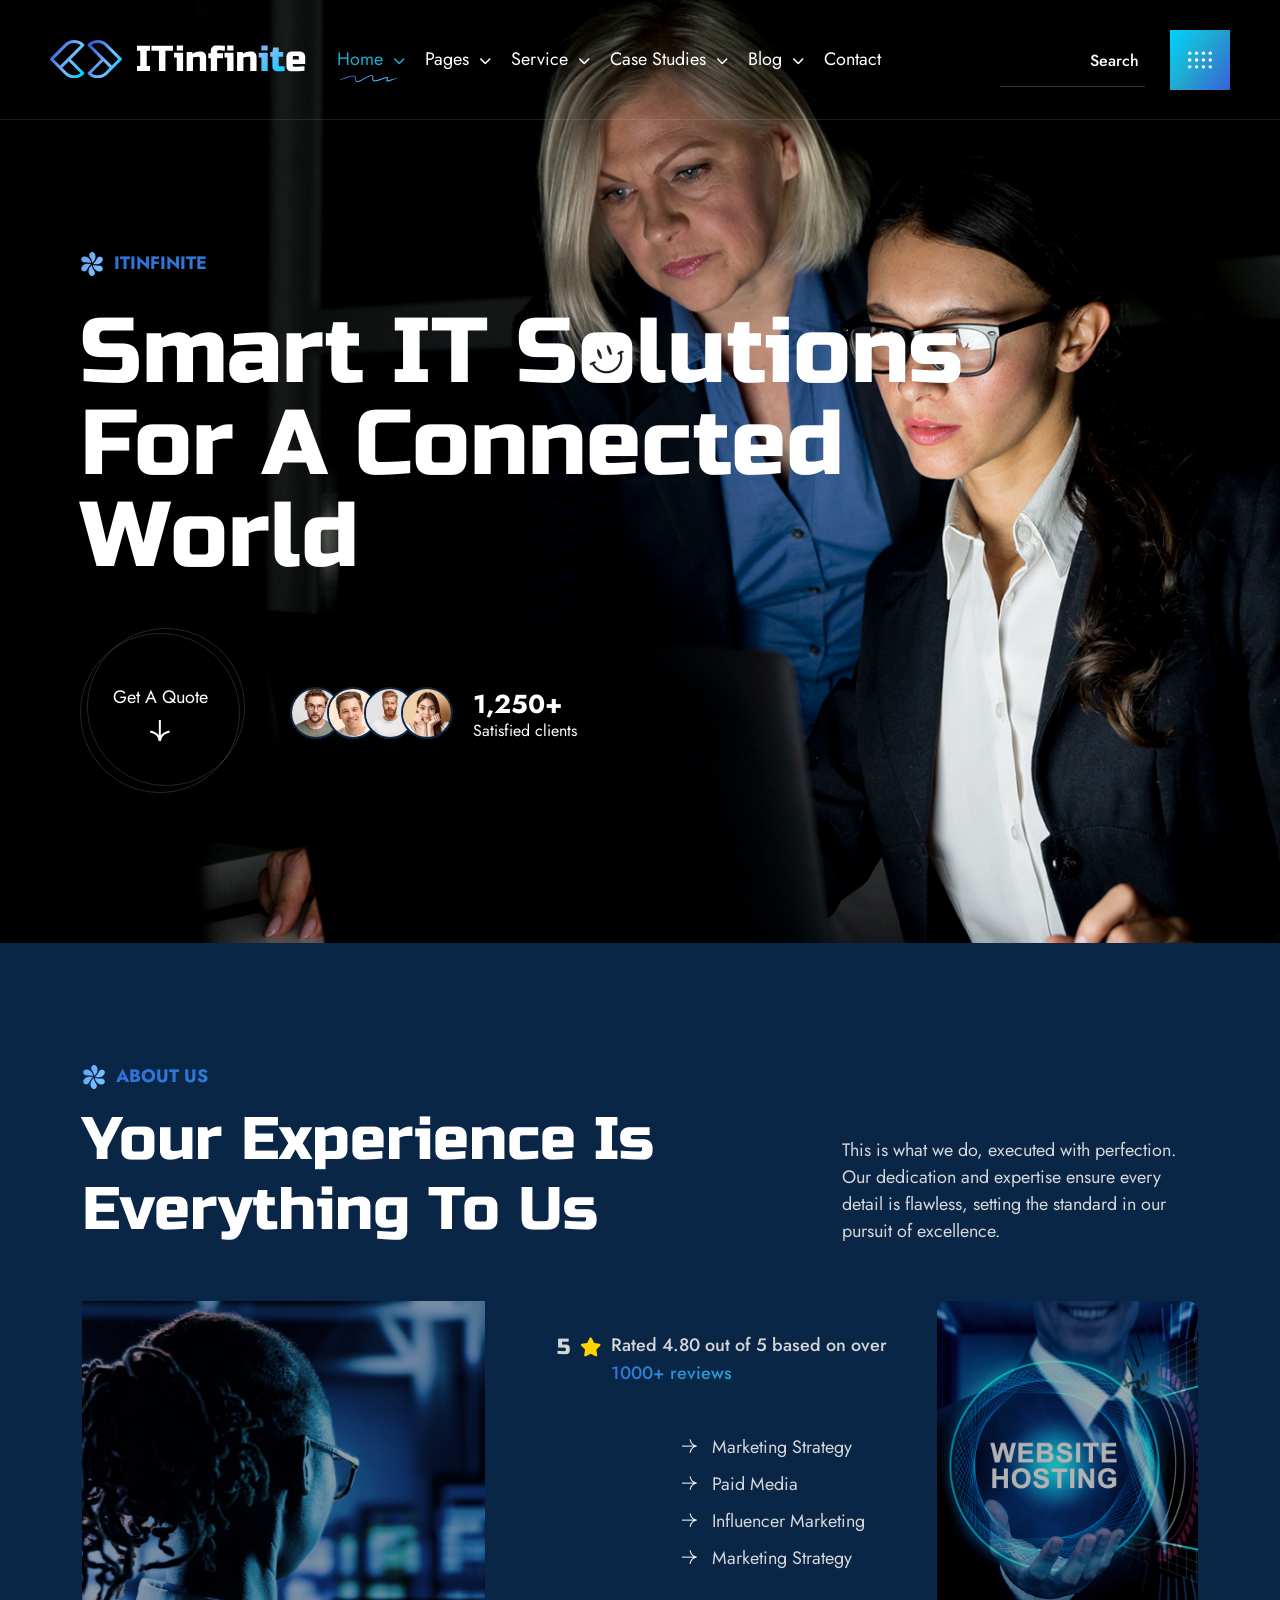
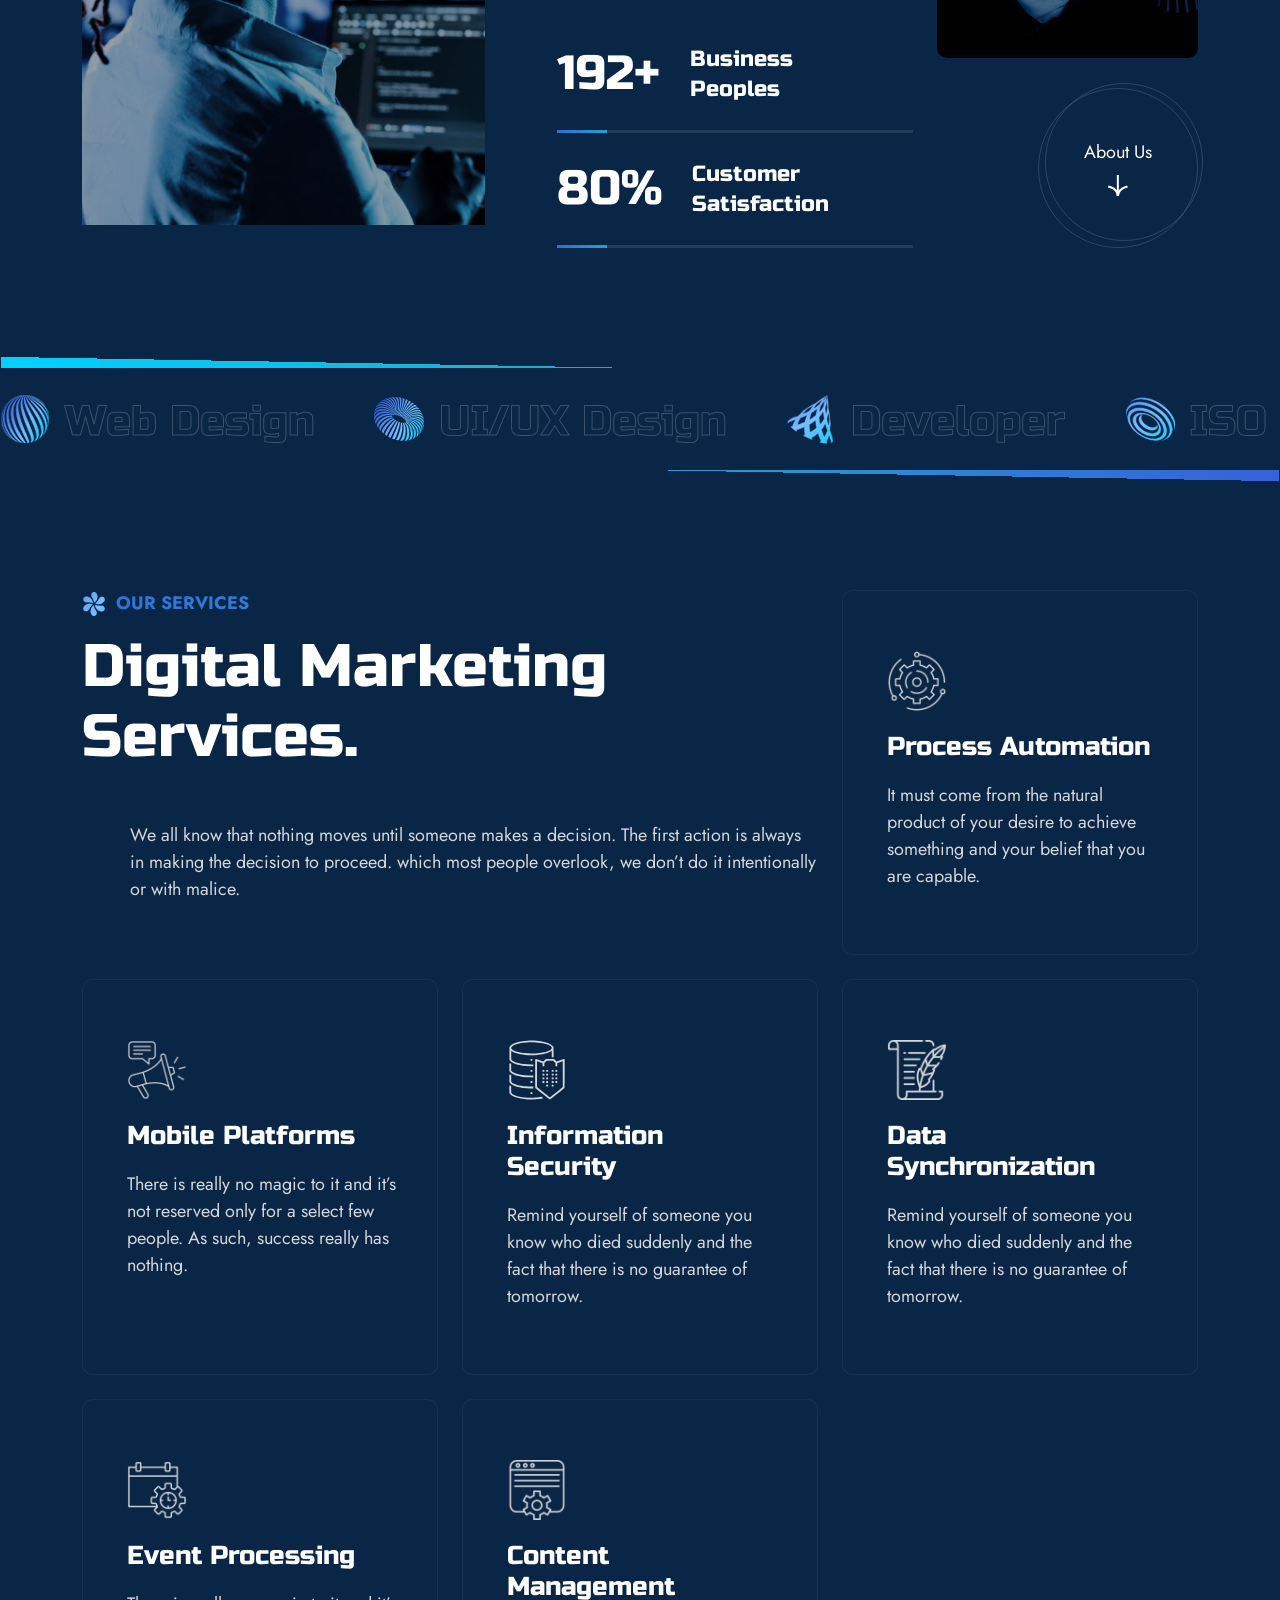
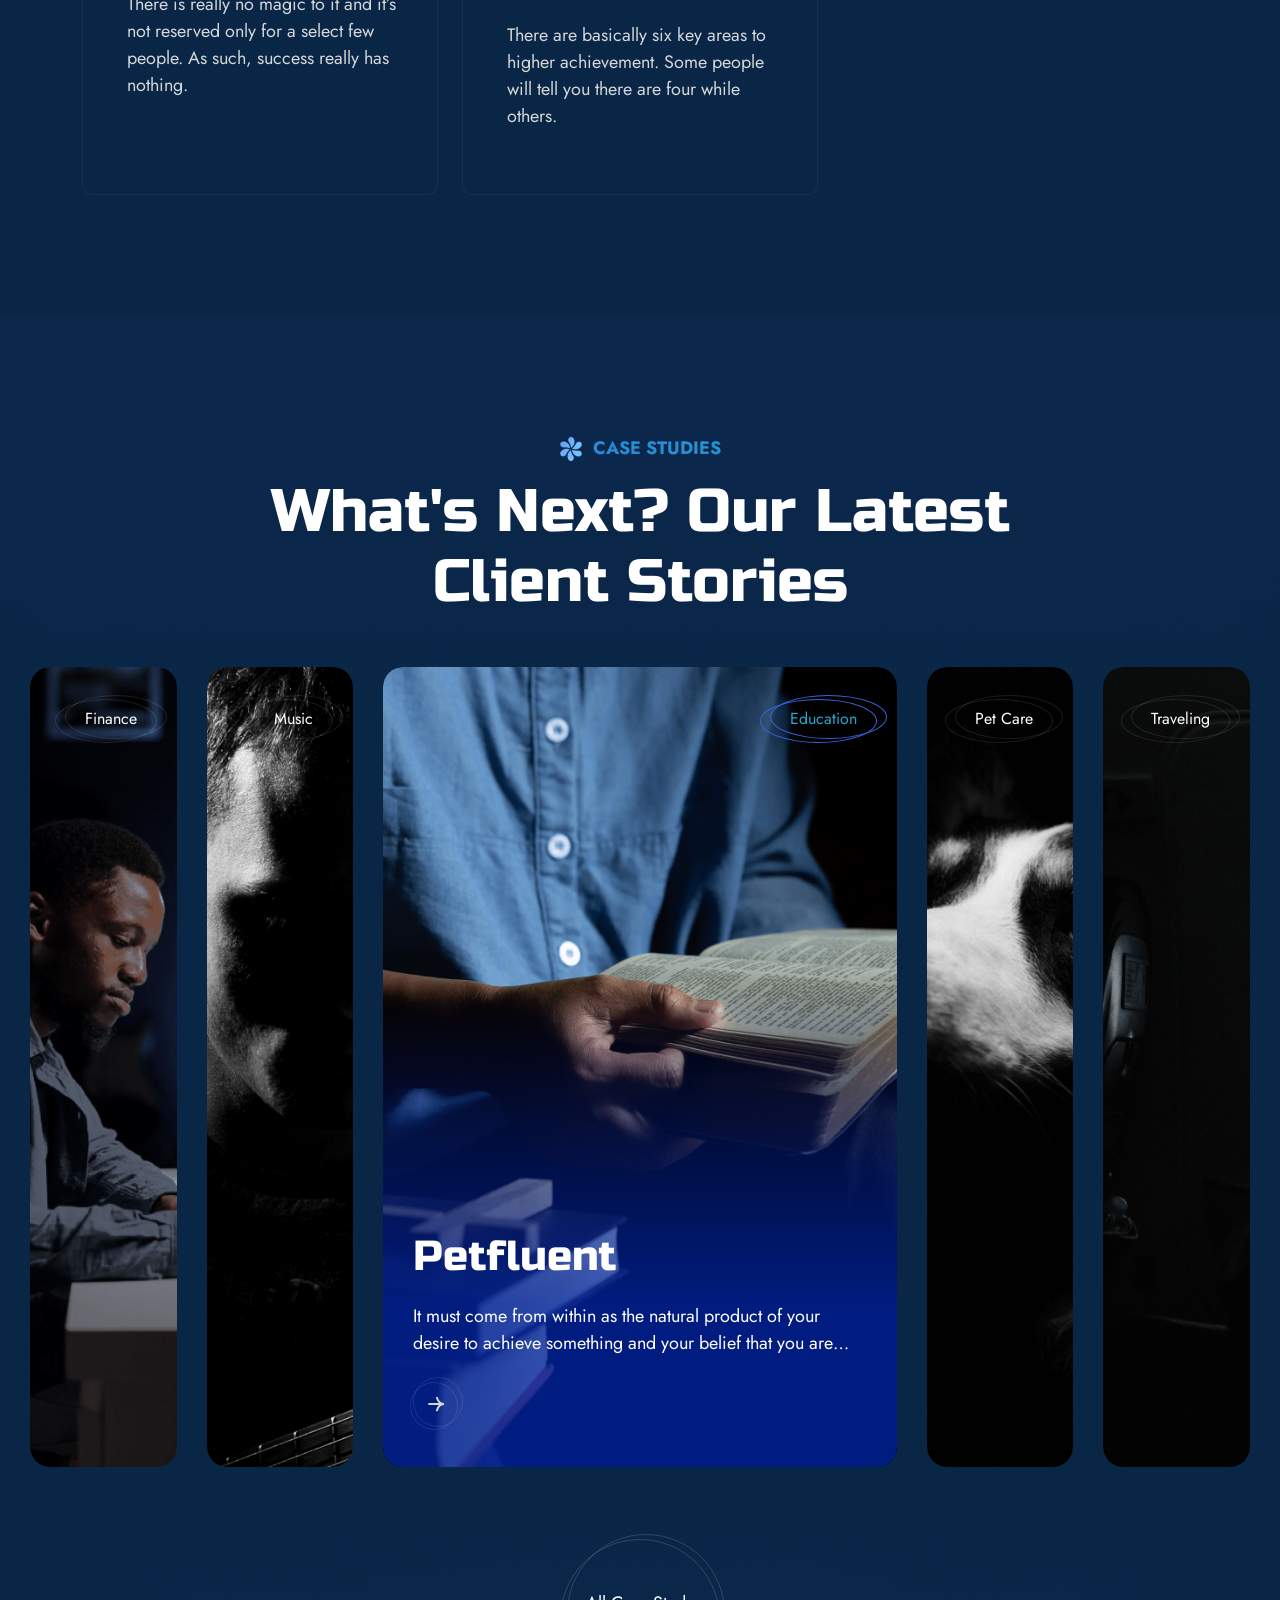
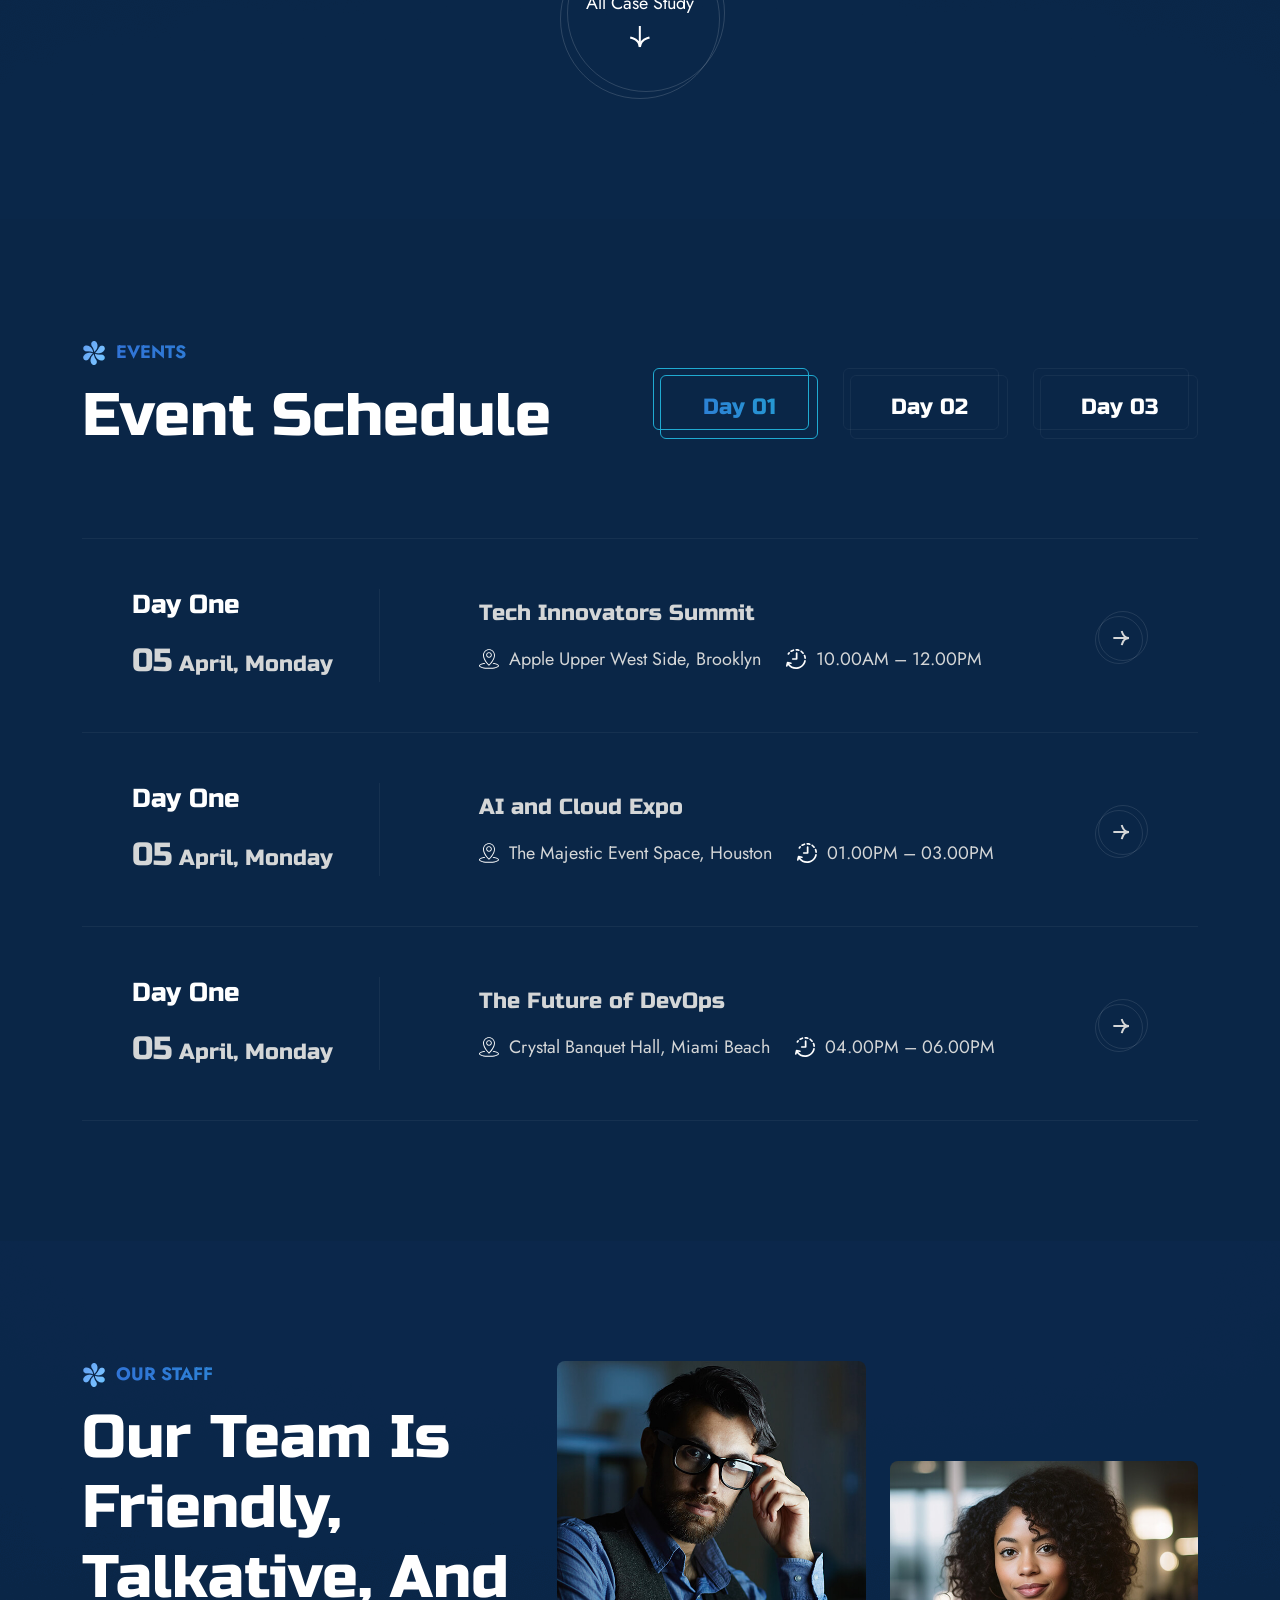
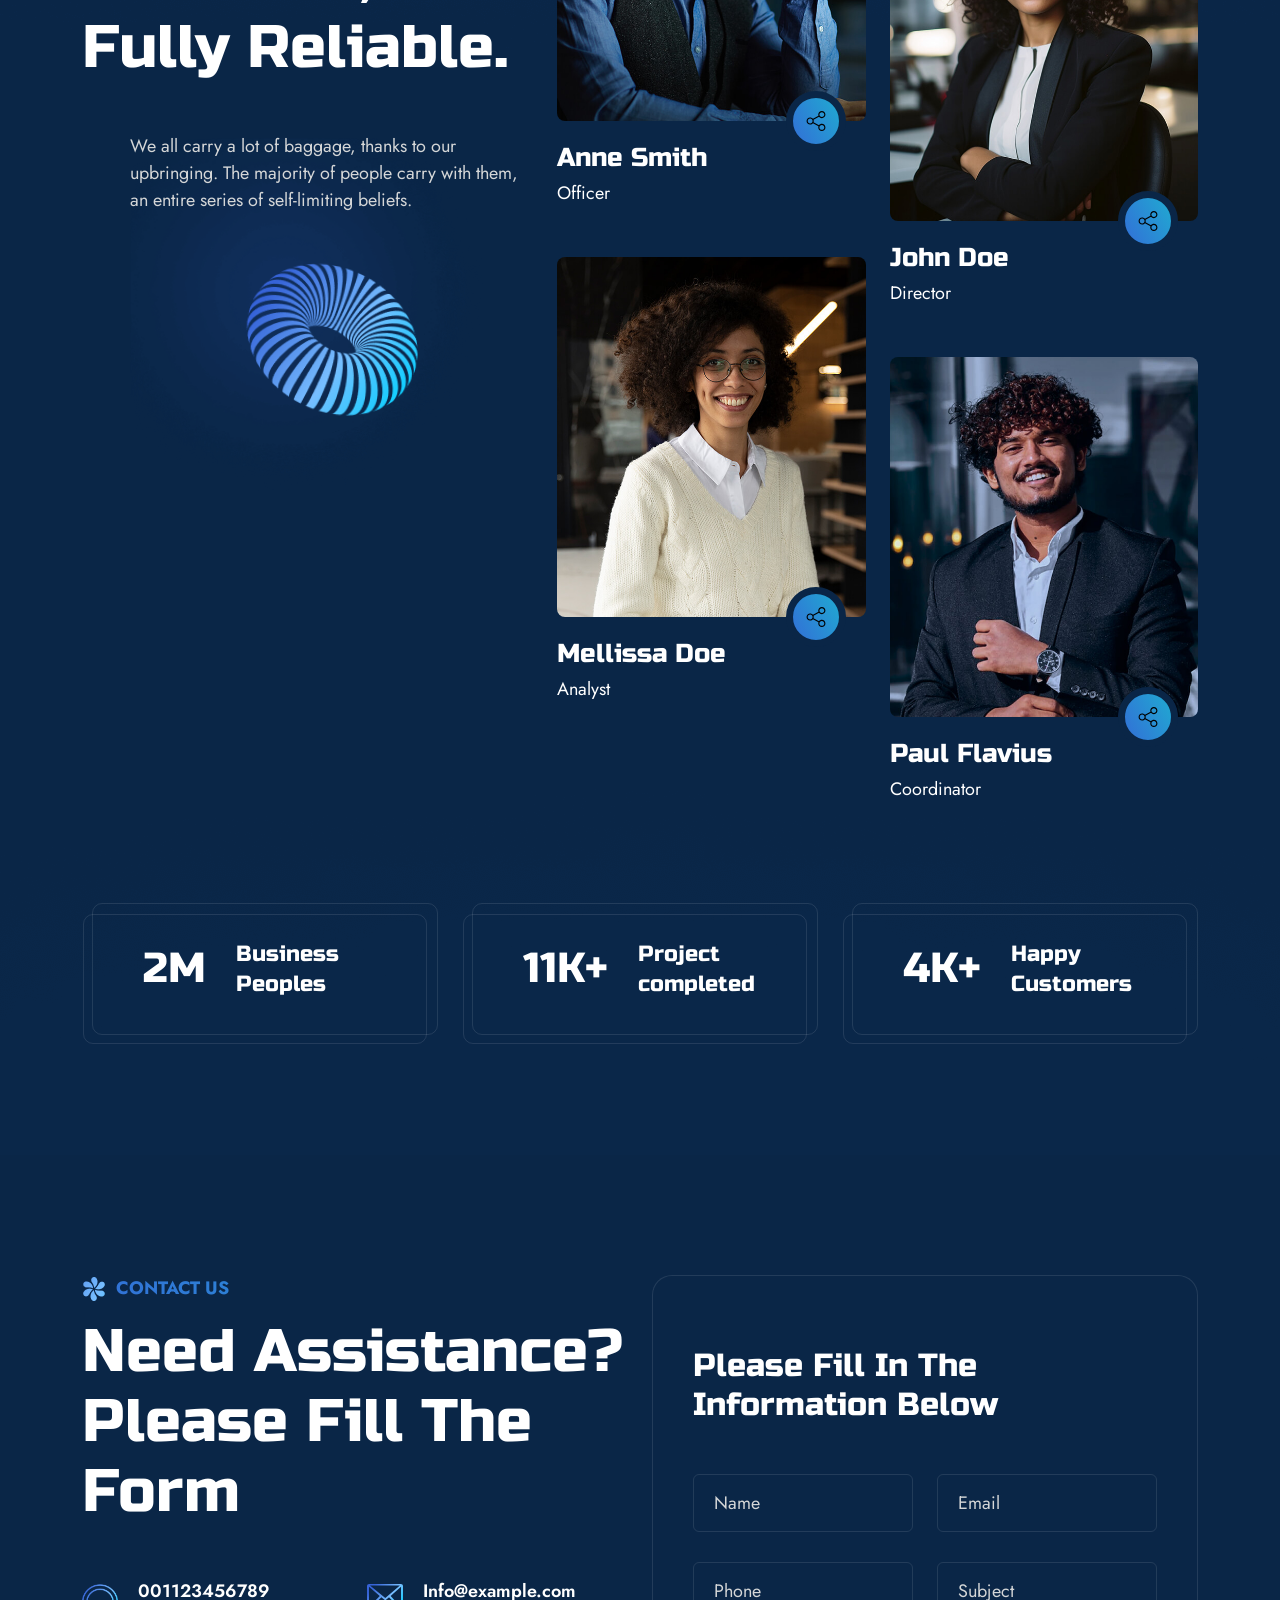
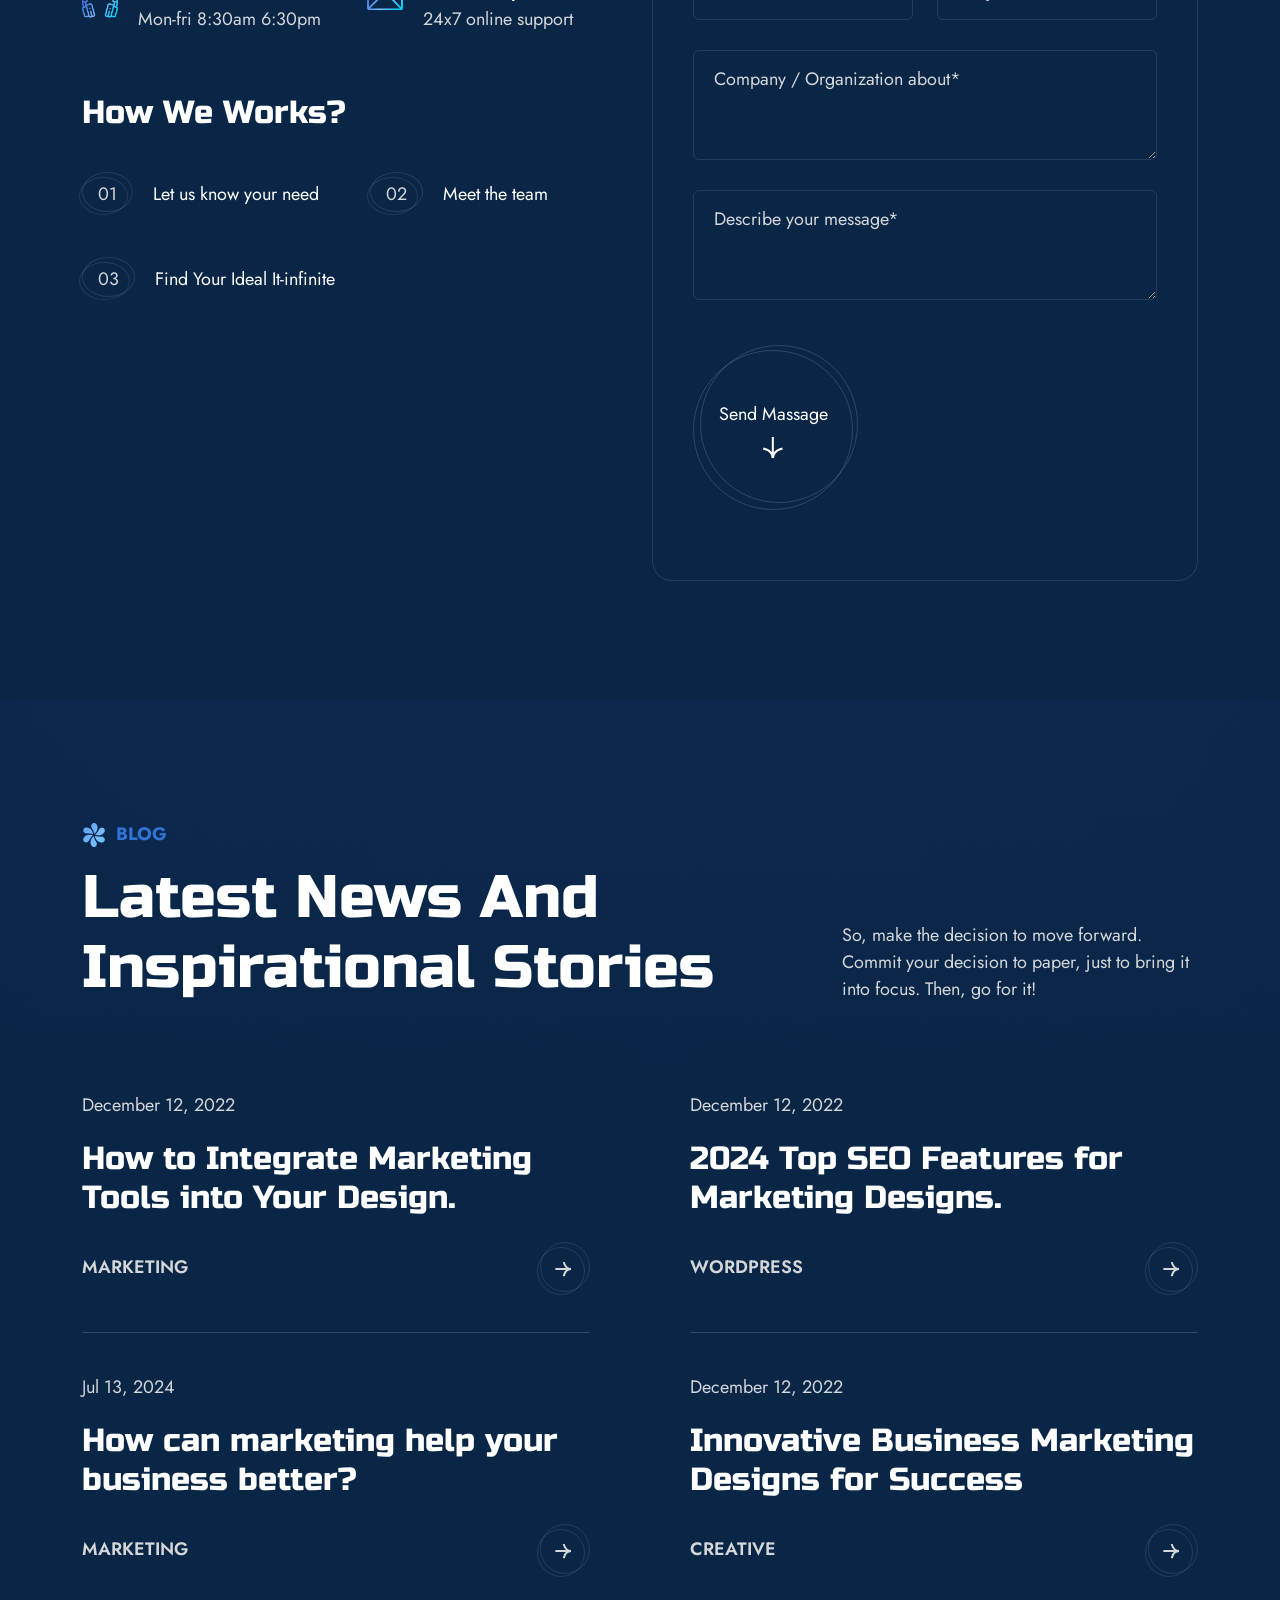
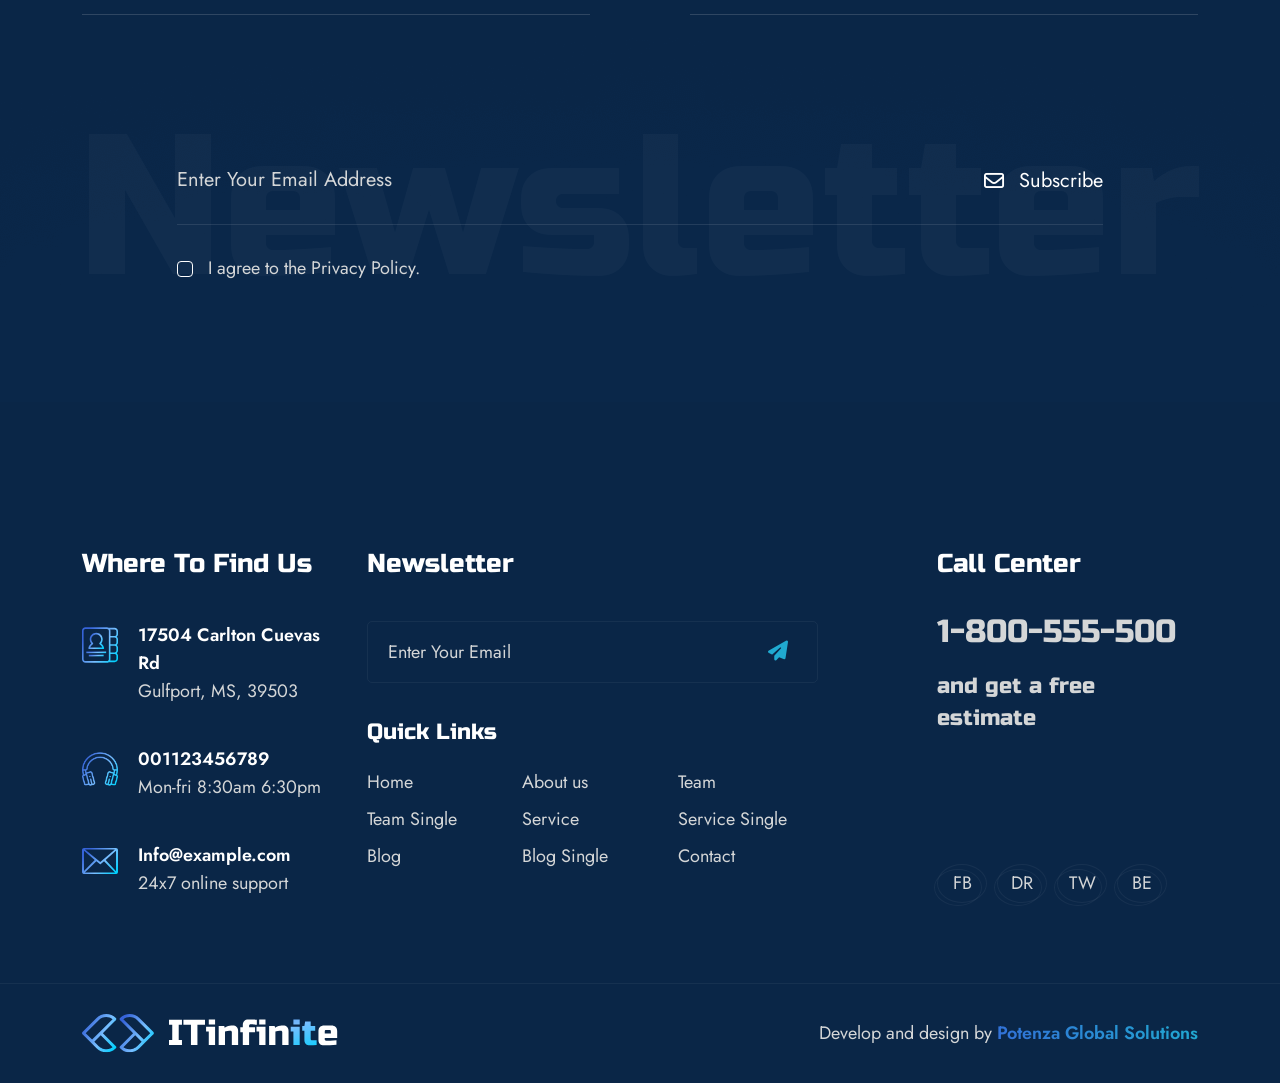
<file: index-03.html>
<!DOCTYPE html>
<html lang="zxx">
  <head>
    <meta charset="utf-8">
    <meta name="keywords" content="HTML5 Template">
    <meta name="description" content="IT Infinite - IT Solutions and Services Company HTML5 Template">
    <meta name="author" content="potenzaglobalsolutions.com">
    <meta name="viewport" content="width=device-width, initial-scale=1, shrink-to-fit=no">
    <title>IT Infinite - IT Solutions and Services Company HTML5 Template</title>
    <!-- Favicon -->
    <link rel="shortcut icon" href="images/favicon.ico">
    <!-- Google Font -->
    <link href="https://fonts.googleapis.com/css2?family=Jost:ital,wght@0,100..900;1,100..900&family=Russo+One&display=swap" rel="stylesheet">

    <!-- CSS Global Compulsory (Do not remove)-->
    <link rel="stylesheet" href="css/font-awesome/all.min.css">
    <link rel="stylesheet" href="css/bootstrap/bootstrap.min.css">
    <!-- Page CSS Implementing Plugins (Remove the plugin CSS here if site does not use that feature)-->
    <link rel="stylesheet" href="css/owl-carousel/owl.carousel.min.css">
    <link rel="stylesheet" href="css/swiper/swiper.min.css">
    <link rel="stylesheet" href="css/magnific-popup/magnific-popup.css">
    <!-- Template Style -->
    <link rel="stylesheet" href="css/style.css">
  </head>
  <body>

    <!--=================================
    cursor -->
    <div id="cursor">
      <div class="cursor__circle"></div>
    </div>
    <!--=================================
    cursor -->
    
    <div id="page" class="main">

      <!--=================================
      Header -->
      <header class="header header-3 header-sticky header-absolute">
        <div class="header-inner">
          <div class="site-logo">
            <a class="navbar-brand" href="index.html"><img class="img-fluid" src="images/logo.svg" alt="logo"></a>
          </div>
          <div class="site-menu d-none d-xl-block">
            <ul class="main-menu">
              <li class="nav-item active"><a class="nav-link" href="#">Home <i class="fa-solid fa-chevron-down"></i></a>
                <ul class="submenu">
                  <li><a class="nav-link" href="index.html">Home 01</a></li>
                  <li><a class="nav-link" href="index-02.html">Home 02</a></li>
                  <li><a class="nav-link active" href="index-03.html">Home 03</a></li>
                </ul>
              </li>
              <li class="nav-item"><a class="nav-link" href="#">Pages <i class="fa-solid fa-chevron-down"></i></a>
                <ul class="submenu">
                  <li><a class="nav-link" href="about-us.html">About Us</a></li>
                  <li><a class="nav-link" href="pricing.html">Pricing</a></li>
                  <li><a class="nav-link" href="careers.html">Careers</a></li>
                  <li><a class="nav-link" href="contact-us.html">Contact</a></li>
                  <li><a class="nav-link" href="faq.html">Faq</a></li>
                  <li><a class="nav-link" href="team.html">Team</a></li>
                  <li><a class="nav-link" href="team-single.html">Team Single</a></li>
                  <li><a class="nav-link" href="typography.html">Typography</a></li>
                  <li><a class="nav-link" href="page-left-sidebar.html">Page Left Sidebar</a></li>
                  <li><a class="nav-link" href="page-right-sidebar.html">Page Right Sidebar</a></li>
                  <li><a class="nav-link" href="error-404.html">Error 404</a></li>
                  <li><a class="nav-link" href="coming-soon.html">Coming Soon</a></li>
                </ul>
              </li>
              <li class="nav-item"><a class="nav-link" href="#">Service <i class="fa-solid fa-chevron-down"></i></a>
                <ul class="submenu">
                  <li><a class="nav-link" href="service.html">Service</a></li>
                  <li><a class="nav-link" href="service-detail.html">Service Single</a></li>
                </ul>
              </li>
              <li class="nav-item"><a class="nav-link" href="#">Case Studies <i class="fa-solid fa-chevron-down"></i></a>
                <ul class="submenu">
                  <li><a class="nav-link" href="case-studies.html">Case Studies</a></li>
                  <li><a class="nav-link" href="case-studies-detail.html">Case Studies Single</a></li>
                </ul>
              </li>
              <li class="nav-item"><a class="nav-link" href="#">Blog <i class="fa-solid fa-chevron-down"></i></a>
                <ul class="submenu">
                  <li><a class="nav-link" href="blog.html">Blog Standard</a></li>
                  <li><a class="nav-link" href="blog-detail.html">Blog Single</a></li>
                </ul>
              </li>
              <li class="nav-item"><a class="nav-link" href="contact-us.html">Contact</a></li>
            </ul>
          </div>

          <div class="site-action">
            <form class="header-search-form">
              <input type="text" class="form-control" placeholder="">
              <button type="submit" class="search-btn">Search</button>
            </form>
            <div class="action-hamburger">
              <a class="hamburger" href="#" data-bs-toggle="offcanvas" data-bs-target="#offcanvasRight" aria-controls="offcanvasRight">
                <span class="hamburger-container">
                  <img class="img-fluid" src="images/svg/dots-menu.svg" alt="">
                </span>
              </a>
            </div>
          </div>

          <div class="mobile-action">
            <form class="header-search-form">
              <input type="text" class="form-control" placeholder="">
              <button type="submit" class="search-btn">Search</button>
            </form>
            <div class="mobile-hamburger">
              <a class="hamburger" href="#" data-bs-toggle="offcanvas" data-bs-target="#menuOffcanvas" aria-controls="menuOffcanvas">
                <span class="hamburger-container">
                  <img class="img-fluid" src="images/svg/dots-menu.svg" alt="">
                </span>
              </a>
            </div>
          </div>
        </div>
      </header>

      <!--=================================
      Main Menu OffCanvas -->
      <div class="offcanvas main-menu-offcanvas offcanvas-end" tabindex="-1" id="menuOffcanvas" aria-labelledby="menuOffcanvasLabel">
        <div class="offcanvas-header">
          <a id="menuOffcanvasLabel" class="navbar-brand" href="index.html"><img class="img-fluid" src="images/logo.svg" alt="logo"></a>
          <button type="button" class="btn-close" data-bs-dismiss="offcanvas" aria-label="Close"><i class="fa-solid fa-xmark"></i></button>
        </div>
        <div class="offcanvas-body lenis-scroll-disable">
          <div class="body-inner">
            <nav class="navbar">
              <ul class="navbar-nav">
                <li class="nav-item dropdown">
                  <a class="nav-link dropdown-toggle" href="#" role="button" data-bs-toggle="dropdown" aria-expanded="false">Home</a>
                  <ul class="dropdown-menu">
                    <li><a class="dropdown-item" href="index.html">Home 01</a></li>
                    <li><a class="dropdown-item" href="index-02.html">Home 02</a></li>
                    <li><a class="dropdown-item active" href="index-03.html">Home 03</a></li>
                  </ul>
                </li>
                <li class="nav-item dropdown">
                  <a class="nav-link dropdown-toggle" href="#" role="button" data-bs-toggle="dropdown" aria-expanded="false">Pages</a>
                  <ul class="dropdown-menu">
                    <li><a class="dropdown-item" href="about-us.html">About Us</a></li>
                    <li><a class="dropdown-item" href="pricing.html">Pricing</a></li>
                    <li><a class="dropdown-item" href="careers.html">Careers</a></li>
                    <li><a class="dropdown-item" href="contact-us.html">Contact</a></li>
                    <li><a class="dropdown-item" href="faq.html">Faq</a></li>
                    <li><a class="dropdown-item" href="team.html">Team</a></li>
                    <li><a class="dropdown-item" href="team-single.html">Team Single</a></li>
                    <li><a class="dropdown-item" href="typography.html">Typography</a></li>
                    <li><a class="dropdown-item" href="page-left-sidebar.html">Page Left Sidebar</a></li>
                    <li><a class="dropdown-item" href="page-right-sidebar.html">Page Right Sidebar</a></li>
                    <li><a class="dropdown-item" href="error-404.html">Error 404</a></li>
                    <li><a class="dropdown-item" href="coming-soon.html">Coming Soon</a></li>
                  </ul>
                </li>
                <li class="nav-item dropdown">
                  <a class="nav-link dropdown-toggle" href="#" role="button" data-bs-toggle="dropdown" aria-expanded="false">Service</a>
                  <ul class="dropdown-menu">
                    <li><a class="dropdown-item" href="service.html">Service</a></li>
                    <li><a class="dropdown-item" href="service-detail.html">Service Single</a></li>
                  </ul>
                </li>
                <li class="nav-item dropdown">
                  <a class="nav-link dropdown-toggle" href="#" role="button" data-bs-toggle="dropdown" aria-expanded="false">Case Studies</a>
                  <ul class="dropdown-menu">
                    <li><a class="dropdown-item" href="case-studies.html">Case Studies</a></li>
                    <li><a class="dropdown-item" href="case-studies-detail.html">Case Studies Single</a></li>
                  </ul>
                </li>
                <li class="nav-item dropdown">
                  <a class="nav-link dropdown-toggle" href="#" role="button" data-bs-toggle="dropdown" aria-expanded="false">Blog</a>
                  <ul class="dropdown-menu">
                    <li><a class="dropdown-item" href="blog.html">Blog Standard</a></li>
                    <li><a class="dropdown-item" href="blog-detail.html">Blog Single</a></li>
                  </ul>
                </li>
                <li class="nav-item"><a class="nav-link" href="contact-us.html">Contact</a></li>
              </ul>
            </nav>
            <div class="bottom-info">
              <div class="contact-info">
                <span class="number">+1 234 567 8910</span>
                <a class="mail" href="#"><i class="fa-regular fa-envelope"></i>info@gmail.com</a>
                <span class="text">Looking for collaboration for your next creative project?</span>
              </div>
            </div>
          </div>
        </div>
      </div>

      <!--=================================
      Header Side Panel -->
      <div class="offcanvas offcanvas-end sidepanel-offcanvas" tabindex="-1" id="offcanvasRight">
        <div class="offcanvas-header">
          <button type="button" class="btn-close" data-bs-dismiss="offcanvas" aria-label="Close"><i class="fa-solid fa-xmark"></i></button>
        </div>

        <div class="offcanvas-body lenis-scroll-disable">
          <div class="body-inner">
            <div class="about-info">
              <h4 class="title mb-3">Scalable Business for Startups</h4>
              <p>Get the oars in the water and start rowing. Execution is the single biggest factor in achievement so the faster and better your execution.</p>
            </div>
            <div class="socail-info">
              <ul class="socail-list-item">
                <li><a href="#"><i class="fa-brands fa-facebook-f"></i>Facebook</a></li>
                <li><a href="#"><i class="fa-brands fa-instagram"></i>Instagram</a></li>
                <li><a href="#"><i class="fa-brands fa-x-twitter"></i>Twitter</a></li>
                <li><a href="#"><i class="fa-brands fa-dribbble"></i>Dribbble</a></li>
              </ul>
            </div>
            <div class="contact-info">
              <span class="number">+1 234 567 8910</span>
              <a class="mail" href="#"><i class="fa-regular fa-envelope"></i>info@gmail.com</a>
              <span class="text">Looking for collaboration for your next creative project?</span>
            </div>
          </div>
        </div>
      </div>


      <div class="site-content">

      <div class="container-fluid">
        <div class="item-efftect">
           <div class="efftect overflow-hidden"></div>
           <div class="efftect overflow-hidden"></div>
           <div class="efftect overflow-hidden"></div>
           <div class="efftect overflow-hidden"></div>
           <div class="efftect overflow-hidden"></div>
        </div>
      </div>

        <!--=================================
        Main Banner -->
        <div class="main-banner main-banner-3">
          <img class="img-fluid banner-bg" src="images/banner/banner-03/bg.jpg" alt="">
          <div class="container-fluid g-md-0">
            <div class="banner-inner">
              <div class="row">
                <div class="col-md-12">
                  <div class="banner-conent">
                    <span class="sub-title"><img class="img-fluid" src="images/subtitle-icon.png" alt=""> Itinfinite</span>
                    <h1 class="title">Smart IT <span class="icon-title"><img class="banner-icon" src="images/banner/banner-03/01.png" alt="">Solutions</span> For A Connected World</h1>

                    <div class="banner-conent-footer">
                      <a class="btn btn-effect" href="#">
                        <span>Get A Quote</span>
                        <svg width="20" height="22" viewBox="0 0 20 22" fill="none" xmlns="http://www.w3.org/2000/svg"><g clip-path="url(#clip0_59_255)"><path d="M19.4854 11.4293L17.0513 12.221C13.1214 13.4993 10.3036 16.9595 9.84784 21.0668C9.49371 16.981 6.71926 13.5081 2.81255 12.2604L0.210283 11.4293" stroke="white" stroke-width="2"/><path d="M9.83594 20.8889L9.83594 0" stroke="white" stroke-width="2"/></g><defs><clipPath id="clip0_59_255"><rect width="21.3333" height="20" fill="white" transform="translate(20) rotate(90)"/></clipPath></defs></svg>
                      </a>

                      <div class="clienti-reviews">
                        <ul class="clienti-profile">
                          <li>
                            <img class="img-fluid" src="images/avatar/01.jpg" alt="">
                          </li>
                          <li>
                            <img class="img-fluid" src="images/avatar/02.jpg" alt="">
                          </li>
                          <li>
                            <img class="img-fluid" src="images/avatar/03.jpg" alt="">
                          </li>
                           <li>
                            <img class="img-fluid" src="images/avatar/04.jpg" alt="">
                          </li>
                        </ul>
                        <div class="reviews"><span class="reviews-number"> 1,250+</span> <span>Satisfied clients</span></div>
                      </div>
                    </div>
                  </div>
                </div>
              </div>
            </div>
          </div>
        </div>

        <div class="content-wrapper">

          <!--=================================
          About Info -->
          <section class="space-pt">
            <div class="container">

              <div class="row">
                <div class="col-xxl-7 col-lg-8">
                  <div class="section-title mb-lg-0">
                    <span class="sub-title"><img class="img-fluid" src="images/subtitle-icon.png" alt="">About Us</span>
                    <h2 class="title mb-0">Your experience is everything to us</h2>
                  </div>
                </div>
                <div class="col-xxl-5 col-lg-4 align-self-end">
                  <p class="mb-0 ps-xxl-5">This is what we do, executed with perfection. Our dedication and expertise ensure every detail is flawless, setting the standard in our pursuit of excellence.</p>
                </div>
              </div>

              <div class="row justify-content-between mt-5 pt-2">
                <div class="col-lg-5 mb-5 mb-lg-0">
                    <img class="img-fluid pe-5" src="images/about/about-07.jpg" alt="">
                </div>
                <div class="col-lg-4 col-sm-6">
                  <div class="about-details">
                    <div class="rated-reviews-2">
                      <h6>
                        <span>5<i class="fa-solid fa-star"></i></span>
                        <span class="review-detail">Rated 4.80 out of 5 based on over <a href="#"> 1000+ reviews</a></span>
                      </h6>
                    </div>
                    <div class="list-wrapper">
                      <ul class="list">
                        <li><img class="img-fluid" src="images/arrow-right.png" alt="">Marketing Strategy</li>
                        <li><img class="img-fluid" src="images/arrow-right.png" alt="">Paid Media</li>
                        <li><img class="img-fluid" src="images/arrow-right.png" alt="">Influencer Marketing</li>
                        <li><img class="img-fluid" src="images/arrow-right.png" alt="">Marketing Strategy</li>
                      </ul>
                    </div>
                    <div class="row">
                      <div class="col-xxl-9">
                        <div class="counter counter-style-1">
                          <div class="counter-number"><span class="timer mb-0" data-to="240" data-speed="2000">240</span><span class="suffix">+</span></div>
                          <div class="counter-info"><span class="counter-title">Business Peoples</span></div>
                        </div>
                      </div>
                      <div class="col-xxl-9">
                        <div class="counter counter-style-1">
                          <div class="counter-number"><span class="timer mb-0" data-to="100" data-speed="2000">100</span><span class="suffix">%</span></div>
                          <div class="counter-info"><span class="counter-title">Customer Satisfaction</span></div>
                        </div>
                      </div>
                    </div>
                  </div>
                </div>
                <div class="col-lg-3 col-md-4 col-sm-5">
                  <div class="about-right">
                    <div class="about-img">
                      <img class="img-fluid" src="images/about/about-08.png" alt="">
                    </div>
                    <div class="d-flex justify-content-end">
                      <a class="btn btn-effect" href="#">
                        <span>About Us</span>
                        <svg width="20" height="22" viewBox="0 0 20 22" fill="none" xmlns="http://www.w3.org/2000/svg"><g clip-path="url(#clip0_59_256)"><path d="M19.4854 11.4293L17.0513 12.221C13.1214 13.4993 10.3036 16.9595 9.84784 21.0668C9.49371 16.981 6.71926 13.5081 2.81255 12.2604L0.210283 11.4293" stroke="white" stroke-width="2"/><path d="M9.83594 20.8889L9.83594 0" stroke="white" stroke-width="2"/></g><defs><clipPath id="clip0_59_256"><rect width="21.3333" height="20" fill="white" transform="translate(20) rotate(90)"/></clipPath></defs></svg>
                      </a>
                    </div>
                  </div>
                </div>
              </div>
            </div>
          </section>
          <!--=================================
          About Info -->

          <!--=================================
          Client Logo -->
          <div class="space-ptb">
            <div class="container-fluid p-0">
              <div class="row g-0">
                <div class="col-md-12">
                  <div class="marquee-bg">
                    <div class="marquee-wrapper">
                      <div class="marquee-inner">
                        <div class="marquee-item">
                          <span class="icon"><img class="img-fluid" src="images/client-logo/brand-icon1.png" alt=""></span>
                          <span class="title">Web Design</span>
                        </div>
                        <div class="marquee-item">
                          <span class="icon"><img class="img-fluid" src="images/client-logo/brand-icon2.png" alt=""></span>
                          <span class="title">UI/UX Design</span>
                        </div>
                        <div class="marquee-item">
                          <span class="icon"><img class="img-fluid" src="images/client-logo/brand-icon3.png" alt=""></span>
                          <span class="title">Developer</span>
                        </div>
                        <div class="marquee-item">
                          <span class="icon"><img class="img-fluid" src="images/client-logo/brand-icon4.png" alt=""></span>
                          <span class="title">ISO Developer</span>
                        </div>
                        <div class="marquee-item">
                          <span class="icon"><img class="img-fluid" src="images/client-logo/brand-icon5.png" alt=""></span>
                          <span class="title">Digital Agency</span>
                        </div>
                        <div class="marquee-item">
                          <span class="icon"><img class="img-fluid" src="images/client-logo/brand-icon1.png" alt=""></span>
                          <span class="title">Web Design</span>
                        </div>
                        <div class="marquee-item">
                          <span class="icon"><img class="img-fluid" src="images/client-logo/brand-icon2.png" alt=""></span>
                          <span class="title">UI/UX Design</span>
                        </div>
                        <div class="marquee-item">
                          <span class="icon"><img class="img-fluid" src="images/client-logo/brand-icon3.png" alt=""></span>
                          <span class="title">Developer</span>
                        </div>
                        <div class="marquee-item">
                          <span class="icon"><img class="img-fluid" src="images/client-logo/brand-icon4.png" alt=""></span>
                          <span class="title">ISO Developer</span>
                        </div>
                        <div class="marquee-item">
                          <span class="icon"><img class="img-fluid" src="images/client-logo/brand-icon5.png" alt=""></span>
                          <span class="title">Digital Agency</span>
                        </div>
                      </div>
                    </div>
                  </div>
                </div>
              </div>
            </div>
          </div>
          <!--=================================
          Client Logo -->

          <!--=================================
          Our Services -->
          <section class="space-pb">
            <div class="container">
              <div class="row gy-4">
                <div class="col-xxl-6 col-lg-8 ">
                  <div class="section-title">
                    <span class="sub-title"><img class="img-fluid" src="images/subtitle-icon.png" alt=""> Our Services</span>
                    <h2 class="title"> Digital marketing services.</h2>
                  </div>
                  <div class="ps-xxl-5 ms-0 ms-md-5">
                    <p>We all know that nothing moves until someone makes a decision. The first action is always in making the decision to proceed. which most people overlook, we don’t do it intentionally or with malice.</p>
                  </div>
                </div>
                <div class="col-xxl-3 col-lg-4 col-sm-6">
                  <div class="service-wrapper service-style-1">
                    <div class="service-inner">
                      <div class="service-icon">
                        <img class="img-fluid" src="images/svg/services/Process-Automation.svg" alt="">
                      </div>
                      <div class="bg-icon">
                        <img class="img-fluid" src="images/svg/services/color-icon/Process-Automation.svg" alt="">
                      </div>
                      <div class="service-content">
                        <h5 class="service-title">Process Automation</h5>
                        <p>It must come from the natural product of your desire to achieve something and your belief that you are capable.</p>
                        <div class="service-links">
                          <a class="btn-arrow" href="#"><svg width="17" height="16" viewBox="0 0 17 16" fill="none" xmlns="http://www.w3.org/2000/svg"><g clip-path="url(#clip0_923_130)"><path d="M8.70801 0.959961L9.29825 2.7665C10.2512 5.68321 12.8308 7.77453 15.8928 8.1128C12.8468 8.37564 10.2578 10.4348 9.3276 13.3343L8.70801 15.2657" stroke="inherit" stroke-width="2"/><path d="M15.7602 8.12158H0.1875" stroke="inherit" stroke-width="2"/></g><defs><clipPath id="clip0_923_130"><rect width="15.904" height="14.8437" fill="inherit" transform="translate(0.1875 0.578125)"/></clipPath></defs></svg></a>
                        </div>
                      </div>
                    </div>
                  </div>
                </div>
                <div class="col-xxl-3 col-lg-4 col-sm-6">
                  <div class="service-wrapper service-style-1">
                    <div class="service-inner">
                      <div class="service-icon">
                        <img class="img-fluid" src="images/svg/services/Mobile-Platforms.svg" alt="">
                      </div>
                      <div class="bg-icon">
                        <img class="img-fluid" src="images/svg/services/color-icon/Mobile-Platforms.svg" alt="">
                      </div>
                      <div class="service-content">
                        <h5 class="service-title">Mobile Platforms</h5>
                        <p>There is really no magic to it and it’s not reserved only for a select few people. As such, success really has nothing.</p>
                        <div class="service-links">
                          <a class="btn-arrow" href="#"><svg width="17" height="16" viewBox="0 0 17 16" fill="none" xmlns="http://www.w3.org/2000/svg"><g clip-path="url(#clip0_923_131)"><path d="M8.70801 0.959961L9.29825 2.7665C10.2512 5.68321 12.8308 7.77453 15.8928 8.1128C12.8468 8.37564 10.2578 10.4348 9.3276 13.3343L8.70801 15.2657" stroke="inherit" stroke-width="2"/><path d="M15.7602 8.12158H0.1875" stroke="inherit" stroke-width="2"/></g><defs><clipPath id="clip0_923_131"><rect width="15.904" height="14.8437" fill="inherit" transform="translate(0.1875 0.578125)"/></clipPath></defs></svg></a>
                        </div>
                      </div>
                    </div>
                  </div>
                </div>
                <div class="col-xxl-3 col-lg-4 col-sm-6">
                  <div class="service-wrapper service-style-1">
                    <div class="service-inner">
                      <div class="service-icon">
                        <img class="img-fluid" src="images/svg/services/Information-Security.svg" alt="">
                      </div>
                      <div class="bg-icon">
                        <img class="img-fluid" src="images/svg/services/color-icon/Information-Security.svg" alt="">
                      </div>
                      <div class="service-content">
                        <h5 class="service-title">Information Security</h5>
                        <p>Remind yourself of someone you know who died suddenly and the fact that there is no guarantee of tomorrow.</p>
                        <div class="service-links">
                          <a class="btn-arrow" href="#"><svg width="17" height="16" viewBox="0 0 17 16" fill="none" xmlns="http://www.w3.org/2000/svg"><g clip-path="url(#clip0_923_132)"><path d="M8.70801 0.959961L9.29825 2.7665C10.2512 5.68321 12.8308 7.77453 15.8928 8.1128C12.8468 8.37564 10.2578 10.4348 9.3276 13.3343L8.70801 15.2657" stroke="inherit" stroke-width="2"/><path d="M15.7602 8.12158H0.1875" stroke="inherit" stroke-width="2"/></g><defs><clipPath id="clip0_923_132"><rect width="15.904" height="14.8437" fill="inherit" transform="translate(0.1875 0.578125)"/></clipPath></defs></svg></a>
                        </div>
                      </div>
                    </div>
                  </div>
                </div>
                <div class="col-xxl-3 col-lg-4 col-sm-6">
                  <div class="service-wrapper service-style-1">
                    <div class="service-inner">
                      <div class="service-icon">
                        <img class="img-fluid" src="images/svg/services/Data-Synchronization.svg" alt="">
                      </div>
                      <div class="bg-icon">
                        <img class="img-fluid" src="images/svg/services/color-icon/Data-Synchronization.svg" alt="">
                      </div>
                      <div class="service-content">
                        <h5 class="service-title">Data Synchronization</h5>
                        <p>Remind yourself of someone you know who died suddenly and the fact that there is no guarantee of tomorrow.</p>
                        <div class="service-links">
                          <a class="btn-arrow" href="#"><svg width="17" height="16" viewBox="0 0 17 16" fill="none" xmlns="http://www.w3.org/2000/svg"><g clip-path="url(#clip0_923_133)"><path d="M8.70801 0.959961L9.29825 2.7665C10.2512 5.68321 12.8308 7.77453 15.8928 8.1128C12.8468 8.37564 10.2578 10.4348 9.3276 13.3343L8.70801 15.2657" stroke="inherit" stroke-width="2"/><path d="M15.7602 8.12158H0.1875" stroke="inherit" stroke-width="2"/></g><defs><clipPath id="clip0_923_133"><rect width="15.904" height="14.8437" fill="inherit" transform="translate(0.1875 0.578125)"/></clipPath></defs></svg></a>
                        </div>
                      </div>
                    </div>
                  </div>
                </div>
                <div class="col-xxl-3 col-lg-4 col-sm-6">
                  <div class="service-wrapper service-style-1">
                    <div class="service-inner">
                      <div class="service-icon">
                        <img class="img-fluid" src="images/svg/services/Event-Processing.svg" alt="">
                      </div>
                      <div class="bg-icon">
                        <img class="img-fluid" src="images/svg/services/color-icon/Event-Processing.svg" alt="">
                      </div>
                      <div class="service-content">
                        <h5 class="service-title">Event Processing</h5>
                        <p>There is really no magic to it and it’s not reserved only for a select few people. As such, success really has nothing.</p>
                        <div class="service-links">
                          <a class="btn-arrow" href="#"><svg width="17" height="16" viewBox="0 0 17 16" fill="none" xmlns="http://www.w3.org/2000/svg"><g clip-path="url(#clip0_923_134)"><path d="M8.70801 0.959961L9.29825 2.7665C10.2512 5.68321 12.8308 7.77453 15.8928 8.1128C12.8468 8.37564 10.2578 10.4348 9.3276 13.3343L8.70801 15.2657" stroke="inherit" stroke-width="2"/><path d="M15.7602 8.12158H0.1875" stroke="inherit" stroke-width="2"/></g><defs><clipPath id="clip0_923_134"><rect width="15.904" height="14.8437" fill="inherit" transform="translate(0.1875 0.578125)"/></clipPath></defs></svg></a>
                        </div>
                      </div>
                    </div>
                  </div>
                </div>
                <div class="col-xxl-3 col-lg-4 col-sm-6">
                  <div class="service-wrapper service-style-1">
                    <div class="service-inner">
                      <div class="service-icon">
                        <img class="img-fluid" src="images/svg/services/Content-Management.svg" alt="">
                      </div>
                      <div class="bg-icon">
                        <img class="img-fluid" src="images/svg/services/color-icon/Content-Management.svg" alt="">
                      </div>
                      <div class="service-content">
                        <h5 class="service-title">Content Management</h5>
                        <p>There are basically six key areas to higher achievement. Some people will tell you there are four while others.</p>
                        <div class="service-links">
                          <a class="btn-arrow" href="#"><svg width="17" height="16" viewBox="0 0 17 16" fill="none" xmlns="http://www.w3.org/2000/svg"><g clip-path="url(#clip0_923_135)"><path d="M8.70801 0.959961L9.29825 2.7665C10.2512 5.68321 12.8308 7.77453 15.8928 8.1128C12.8468 8.37564 10.2578 10.4348 9.3276 13.3343L8.70801 15.2657" stroke="inherit" stroke-width="2"/><path d="M15.7602 8.12158H0.1875" stroke="inherit" stroke-width="2"/></g><defs><clipPath id="clip0_923_135"><rect width="15.904" height="14.8437" fill="inherit" transform="translate(0.1875 0.578125)"/></clipPath></defs></svg></a>
                        </div>
                      </div>
                    </div>
                  </div>
                </div>
              </div>
            </div>
          </section>
          <!--=================================
          Our Services -->

          <!--=================================
          Case Studies -->
          <section class="space-pt ellipse-top bg-black z-index-2">
            <div class="space-pb ellipse-bottom">
              <div class="container">
                <div class="row justify-content-center">
                  <div class="col-md-10">
                    <div class="section-title text-center">
                      <span class="sub-title justify-content-center"><img class="img-fluid" src="images/subtitle-icon.png" alt=""> Case Studies</span>
                      <h2 class="title"> What's next? our latest client stories</h2>
                    </div>
                  </div>
                </div>
              </div>
              <div class="container-fluid g-md-0">
                <div class="row g-0">
                  <div class="col-lg-12">
                    <div class="case-study-fancy-wrapper">
                      <div class="case-studies-wrapper case-studies-style-1">
                        <div class="case-studies-img">
                          <img class="img-fluid" src="images/case-studies/04.png" alt="">
                          <a href="#" class="category">Finance</a>
                        </div>
                        <div class="case-studies-info">
                          <div class="case-studies-info-inner">
                            <h3 class="case-studies-title"><a href="#">Financeoont</a></h3>
                            <div class="case-studies-content">
                              <div class="case-studies-description">It must come from within as the natural product of your desire to achieve something and your belief that you are capable.</div>
                            </div>
                            <div class="case-study-link">
                              <a class="btn-arrow" href="#"><svg width="17" height="16" viewBox="0 0 17 16" fill="none" xmlns="http://www.w3.org/2000/svg"><g clip-path="url(#clip0_923_136)"><path d="M8.70801 0.959961L9.29825 2.7665C10.2512 5.68321 12.8308 7.77453 15.8928 8.1128C12.8468 8.37564 10.2578 10.4348 9.3276 13.3343L8.70801 15.2657" stroke="inherit" stroke-width="2"></path><path d="M15.7602 8.12158H0.1875" stroke="inherit" stroke-width="2"></path></g><defs><clipPath id="clip0_923_136"><rect width="15.904" height="14.8437" fill="inherit" transform="translate(0.1875 0.578125)"></rect></clipPath></defs></svg></a>
                            </div>
                          </div>
                        </div>
                      </div>
                      <div class="case-studies-wrapper case-studies-style-1">
                        <div class="case-studies-img">
                          <img class="img-fluid" src="images/case-studies/01.png" alt="">
                          <a href="#" class="category">Music</a>
                        </div>
                        <div class="case-studies-info">
                          <div class="case-studies-info-inner">
                            <h3 class="case-studies-title"><a href="#">Gozzby</a></h3>
                            <div class="case-studies-content">
                              <div class="case-studies-description">It must come from within as the natural product of your desire to achieve something and your belief that you are capable.</div>
                            </div>
                            <div class="case-study-link">
                              <a class="btn-arrow" href="#"><svg width="17" height="16" viewBox="0 0 17 16" fill="none" xmlns="http://www.w3.org/2000/svg"><g clip-path="url(#clip0_923_137)"><path d="M8.70801 0.959961L9.29825 2.7665C10.2512 5.68321 12.8308 7.77453 15.8928 8.1128C12.8468 8.37564 10.2578 10.4348 9.3276 13.3343L8.70801 15.2657" stroke="inherit" stroke-width="2"></path><path d="M15.7602 8.12158H0.1875" stroke="inherit" stroke-width="2"></path></g><defs><clipPath id="clip0_923_137"><rect width="15.904" height="14.8437" fill="inherit" transform="translate(0.1875 0.578125)"></rect></clipPath></defs></svg></a>
                            </div>
                          </div>
                        </div>
                      </div>
                      <div class="case-studies-wrapper case-studies-style-1 active">
                        <div class="case-studies-img">
                          <img class="img-fluid" src="images/case-studies/02.png" alt="">
                          <a href="#" class="category">Education</a>
                        </div>
                        <div class="case-studies-info">
                          <div class="case-studies-info-inner">
                            <h3 class="case-studies-title"><a href="#">Petfluent</a></h3>
                            <div class="case-studies-content">
                              <div class="case-studies-description">It must come from within as the natural product of your desire to achieve something and your belief that you are capable.</div>
                            </div>
                            <div class="case-study-link">
                              <a class="btn-arrow" href="#"><svg width="17" height="16" viewBox="0 0 17 16" fill="none" xmlns="http://www.w3.org/2000/svg"><g clip-path="url(#clip0_923_138)"><path d="M8.70801 0.959961L9.29825 2.7665C10.2512 5.68321 12.8308 7.77453 15.8928 8.1128C12.8468 8.37564 10.2578 10.4348 9.3276 13.3343L8.70801 15.2657" stroke="inherit" stroke-width="2"></path><path d="M15.7602 8.12158H0.1875" stroke="inherit" stroke-width="2"></path></g><defs><clipPath id="clip0_923_138"><rect width="15.904" height="14.8437" fill="inherit" transform="translate(0.1875 0.578125)"></rect></clipPath></defs></svg></a>
                            </div>
                          </div>
                        </div>
                      </div>
                      <div class="case-studies-wrapper case-studies-style-1">
                        <div class="case-studies-img">
                          <img class="img-fluid" src="images/case-studies/03.png" alt="">
                          <a href="#" class="category">Pet Care</a>
                        </div>
                        <div class="case-studies-info">
                          <div class="case-studies-info-inner">
                            <h3 class="case-studies-title"><a href="#">Mobifluent</a></h3>
                            <div class="case-studies-content">
                              <div class="case-studies-description">It must come from within as the natural product of your desire to achieve something and your belief that you are capable.</div>
                            </div>
                            <div class="case-study-link">
                              <a class="btn-arrow" href="#"><svg width="17" height="16" viewBox="0 0 17 16" fill="none" xmlns="http://www.w3.org/2000/svg"><g clip-path="url(#clip0_923_139)"><path d="M8.70801 0.959961L9.29825 2.7665C10.2512 5.68321 12.8308 7.77453 15.8928 8.1128C12.8468 8.37564 10.2578 10.4348 9.3276 13.3343L8.70801 15.2657" stroke="inherit" stroke-width="2"></path><path d="M15.7602 8.12158H0.1875" stroke="inherit" stroke-width="2"></path></g><defs><clipPath id="clip0_923_139"><rect width="15.904" height="14.8437" fill="inherit" transform="translate(0.1875 0.578125)"></rect></clipPath></defs></svg></a>
                            </div>
                          </div>
                        </div>
                      </div>
                      <div class="case-studies-wrapper case-studies-style-1">
                        <div class="case-studies-img">
                          <img class="img-fluid" src="images/case-studies/05.png" alt="">
                          <a href="#" class="category">Traveling</a>
                        </div>
                        <div class="case-studies-info">
                          <div class="case-studies-info-inner">
                            <h3 class="case-studies-title"><a href="#">Educatgenix</a></h3>
                            <div class="case-studies-content">
                              <div class="case-studies-description">It must come from within as the natural product of your desire to achieve something and your belief that you are capable.</div>
                            </div>
                            <div class="case-study-link">
                              <a class="btn-arrow" href="#"><svg width="17" height="16" viewBox="0 0 17 16" fill="none" xmlns="http://www.w3.org/2000/svg"><g clip-path="url(#clip0_923_140)"><path d="M8.70801 0.959961L9.29825 2.7665C10.2512 5.68321 12.8308 7.77453 15.8928 8.1128C12.8468 8.37564 10.2578 10.4348 9.3276 13.3343L8.70801 15.2657" stroke="inherit" stroke-width="2"></path><path d="M15.7602 8.12158H0.1875" stroke="inherit" stroke-width="2"></path></g><defs><clipPath id="clip0_923_140"><rect width="15.904" height="14.8437" fill="inherit" transform="translate(0.1875 0.578125)"></rect></clipPath></defs></svg></a>
                            </div>
                          </div>
                        </div>
                      </div>
                    </div>
                  </div>
                </div>
                <div class="text-center mt-5 pt-4">
                  <a class="btn btn-effect" href="#">
                    <span>All Case Study</span>
                    <svg width="20" height="22" viewBox="0 0 20 22" fill="none" xmlns="http://www.w3.org/2000/svg"><g clip-path="url(#clip0_59_257)"><path d="M19.4854 11.4293L17.0513 12.221C13.1214 13.4993 10.3036 16.9595 9.84784 21.0668C9.49371 16.981 6.71926 13.5081 2.81255 12.2604L0.210283 11.4293" stroke="white" stroke-width="2"/><path d="M9.83594 20.8889L9.83594 0" stroke="white" stroke-width="2"/></g><defs><clipPath id="clip0_59_257"><rect width="21.3333" height="20" fill="white" transform="translate(20) rotate(90)"/></clipPath></defs></svg>
                  </a>
                 </div>
              </div>
            </div>
          </section>
          <!--=================================
          Case Studies -->

          <!--=================================
          Events -->
          <section class="space-ptb">
            <div class="container">
              <div class="row">
                <div class="col-md-6">
                  <div class="section-title pb-0 pb-lg-4 z-index-2">
                    <span class="sub-title"><img class="img-fluid" src="images/subtitle-icon.png" alt=""> Events</span>
                    <h2 class="title mb-0">Event Schedule</h2>
                  </div>
                </div>
              </div>
              <div class="events-tab-wrapper">
                <div class="row">
                  <div class="col-md-12">
                    <!-- Nav tabs -->
                    <div class="nav nav-tabs event-tabs row align-items-center gy-4" id="myTab" role="tablist">
                      <div class="col-lg-2 col-sm-3 col-4">
                        <div class="nav-item" role="presentation">
                          <a class="btn nav-link active" id="eventone-tab" data-bs-toggle="tab" data-bs-target="#eventone" role="tab" aria-controls="eventone" aria-selected="true">Day 01</a>
                        </div>
                      </div>

                      <div class="col-lg-2 col-sm-3 col-4">
                        <div class="nav-item" role="presentation">
                            <a class="btn nav-link" id="eventtwo-tab" data-bs-toggle="tab" data-bs-target="#eventtwo" role="tab" aria-controls="eventtwo" aria-selected="true">Day 02</a>
                        </div>
                      </div>

                      <div class="col-lg-2 col-sm-3 col-4">
                        <div class="nav-item" role="presentation">
                          <a class="btn nav-link" id="eventthree-tab" data-bs-toggle="tab" data-bs-target="#eventthree" role="tab" aria-controls="eventthree" aria-selected="true">Day 03</a>
                        </div>
                      </div>
                    </div>
                    <!-- Nav tabs -->
                  </div>
                  <div class="col-md-12">
                    <!-- Tab panes -->
                    <div class="tab-content event-tab-content">
                      <div class="tab-pane fade show active" id="eventone" role="tabpanel" aria-labelledby="eventone-tab">
                        <ul class="events-list">
                          <li>
                            <div class="event-box">
                              <div class="row justify-content-between align-items-center">
                                <div class="col-md-3">
                                  <div class="event-schedule">
                                    <h5>Day One</h5>
                                    <h6><span class="event-date">05</span> April, Monday</h6>
                                  </div>
                                </div>
                                <div class="col-md-8">
                                  <div class="event-details">
                                    <div class="inner-event">
                                      <h6>Tech Innovators Summit</h6>
                                      <div class="event-vanue">
                                        <div class="event-info">
                                          <img class="img-fluid" src="images/svg/location.svg" alt="">
                                          <p>Apple Upper West Side, Brooklyn</p>
                                        </div>
                                        <div class="event-info">
                                          <img class="img-fluid" src="images/svg/time.svg" alt="">
                                          <p>10.00AM – 12.00PM</p>
                                        </div>
                                      </div>
                                    </div>
                                    <div class="event-link">
                                      <a class="btn-arrow" href="#"><svg width="17" height="16" viewBox="0 0 17 16" fill="none" xmlns="http://www.w3.org/2000/svg"><g clip-path="url(#clip0_923_141)"><path d="M8.70801 0.959961L9.29825 2.7665C10.2512 5.68321 12.8308 7.77453 15.8928 8.1128C12.8468 8.37564 10.2578 10.4348 9.3276 13.3343L8.70801 15.2657" stroke="inherit" stroke-width="2"/><path d="M15.7602 8.12158H0.1875" stroke="inherit" stroke-width="2"/></g><defs><clipPath id="clip0_923_141"><rect width="15.904" height="14.8437" fill="inherit" transform="translate(0.1875 0.578125)"/></clipPath></defs></svg></a>
                                    </div>
                                  </div>
                                </div>
                              </div>
                            </div>
                          </li>
                          <li>
                            <div class="event-box">
                              <div class="row justify-content-between align-items-center">
                                <div class="col-md-3">
                                  <div class="event-schedule">
                                    <h5>Day One</h5>
                                    <h6><span class="event-date">05</span> April, Monday</h6>
                                  </div>
                                </div>
                                <div class="col-md-8">
                                  <div class="event-details">
                                    <div class="inner-event">
                                      <h6>AI and Cloud Expo</h6>
                                      <div class="event-vanue">
                                        <div class="event-info">
                                          <img class="img-fluid" src="images/svg/location.svg" alt="">
                                          <p>The Majestic Event Space, Houston</p>
                                        </div>
                                        <div class="event-info">
                                          <img class="img-fluid" src="images/svg/time.svg" alt="">
                                          <p>01.00PM – 03.00PM</p>
                                        </div>
                                      </div>
                                    </div>
                                    <div class="event-link">
                                      <a class="btn-arrow" href="#"><svg width="17" height="16" viewBox="0 0 17 16" fill="none" xmlns="http://www.w3.org/2000/svg"><g clip-path="url(#clip0_923_142)"><path d="M8.70801 0.959961L9.29825 2.7665C10.2512 5.68321 12.8308 7.77453 15.8928 8.1128C12.8468 8.37564 10.2578 10.4348 9.3276 13.3343L8.70801 15.2657" stroke="inherit" stroke-width="2"/><path d="M15.7602 8.12158H0.1875" stroke="inherit" stroke-width="2"/></g><defs><clipPath id="clip0_923_142"><rect width="15.904" height="14.8437" fill="inherit" transform="translate(0.1875 0.578125)"/></clipPath></defs></svg></a>
                                    </div>
                                  </div>
                                </div>
                              </div>
                            </div>
                          </li>
                          <li>
                            <div class="event-box">
                              <div class="row justify-content-between align-items-center">
                                <div class="col-md-3">
                                  <div class="event-schedule">
                                    <h5>Day One</h5>
                                    <h6><span class="event-date">05</span> April, Monday</h6>
                                  </div>
                                </div>
                                <div class="col-md-8">
                                  <div class="event-details">
                                    <div class="inner-event">
                                      <h6>The Future of DevOps</h6>
                                      <div class="event-vanue">
                                        <div class="event-info">
                                          <img class="img-fluid" src="images/svg/location.svg" alt="">
                                          <p>Crystal Banquet Hall, Miami Beach</p>
                                        </div>
                                        <div class="event-info">
                                          <img class="img-fluid" src="images/svg/time.svg" alt="">
                                          <p>04.00PM – 06.00PM</p>
                                        </div>
                                      </div>
                                    </div>
                                    <div class="event-link">
                                      <a class="btn-arrow" href="#"><svg width="17" height="16" viewBox="0 0 17 16" fill="none" xmlns="http://www.w3.org/2000/svg"><g clip-path="url(#clip0_923_143)"><path d="M8.70801 0.959961L9.29825 2.7665C10.2512 5.68321 12.8308 7.77453 15.8928 8.1128C12.8468 8.37564 10.2578 10.4348 9.3276 13.3343L8.70801 15.2657" stroke="inherit" stroke-width="2"/><path d="M15.7602 8.12158H0.1875" stroke="inherit" stroke-width="2"/></g><defs><clipPath id="clip0_923_143"><rect width="15.904" height="14.8437" fill="inherit" transform="translate(0.1875 0.578125)"/></clipPath></defs></svg></a>
                                    </div>
                                  </div>
                                </div>
                              </div>
                            </div>
                          </li>
                        </ul>
                      </div>
                      <div class="tab-pane fade" id="eventtwo" role="tabpanel" aria-labelledby="eventtwo-tab">
                        <ul class="events-list">
                          <li>
                            <div class="event-box">
                              <div class="row justify-content-between align-items-center">
                                <div class="col-md-3">
                                  <div class="event-schedule">
                                    <h5>Day Two</h5>
                                    <h6><span class="event-date">06</span> April, Monday</h6>
                                  </div>
                                </div>
                                <div class="col-md-8">
                                  <div class="event-details">
                                    <div class="inner-event">
                                      <h6>Data Analytics Revolution Forum</h6>
                                      <div class="event-vanue">
                                        <div class="event-info">
                                          <img class="img-fluid" src="images/svg/location.svg" alt="">
                                          <p>Aurora Events Center, San Francisco</p>
                                        </div>
                                        <div class="event-info">
                                          <img class="img-fluid" src="images/svg/time.svg" alt="">
                                          <p>12.00PM – 02.00PM</p>
                                        </div>
                                      </div>
                                    </div>
                                    <div class="event-link">
                                      <a class="btn-arrow" href="#"><svg width="17" height="16" viewBox="0 0 17 16" fill="none" xmlns="http://www.w3.org/2000/svg"><g clip-path="url(#clip0_923_144)"><path d="M8.70801 0.959961L9.29825 2.7665C10.2512 5.68321 12.8308 7.77453 15.8928 8.1128C12.8468 8.37564 10.2578 10.4348 9.3276 13.3343L8.70801 15.2657" stroke="inherit" stroke-width="2"/><path d="M15.7602 8.12158H0.1875" stroke="inherit" stroke-width="2"/></g><defs><clipPath id="clip0_923_144"><rect width="15.904" height="14.8437" fill="inherit" transform="translate(0.1875 0.578125)"/></clipPath></defs></svg></a>
                                    </div>
                                  </div>
                                </div>
                              </div>
                            </div>
                          </li>
                          <li>
                            <div class="event-box">
                              <div class="row justify-content-between align-items-center">
                                <div class="col-md-3">
                                  <div class="event-schedule">
                                    <h5>Day Two</h5>
                                    <h6><span class="event-date">06</span> April, Monday</h6>
                                  </div>
                                </div>
                                <div class="col-md-8">
                                  <div class="event-details">
                                    <div class="inner-event">
                                      <h6>Next-Gen Blockchain Symposium</h6>
                                      <div class="event-vanue">
                                        <div class="event-info">
                                          <img class="img-fluid" src="images/svg/location.svg" alt="">
                                          <p>Aurora Events Center, San Francisco</p>
                                        </div>
                                        <div class="event-info">
                                          <img class="img-fluid" src="images/svg/time.svg" alt="">
                                          <p>02.30PM – 05.00PM</p>
                                        </div>
                                      </div>
                                    </div>
                                    <div class="event-link">
                                      <a class="btn-arrow" href="#"><svg width="17" height="16" viewBox="0 0 17 16" fill="none" xmlns="http://www.w3.org/2000/svg"><g clip-path="url(#clip0_923_145)"><path d="M8.70801 0.959961L9.29825 2.7665C10.2512 5.68321 12.8308 7.77453 15.8928 8.1128C12.8468 8.37564 10.2578 10.4348 9.3276 13.3343L8.70801 15.2657" stroke="inherit" stroke-width="2"/><path d="M15.7602 8.12158H0.1875" stroke="inherit" stroke-width="2"/></g><defs><clipPath id="clip0_923_145"><rect width="15.904" height="14.8437" fill="inherit" transform="translate(0.1875 0.578125)"/></clipPath></defs></svg></a>
                                    </div>
                                  </div>
                                </div>
                              </div>
                            </div>
                          </li>
                          <li>
                            <div class="event-box">
                              <div class="row justify-content-between align-items-center">
                                <div class="col-md-3">
                                  <div class="event-schedule">
                                    <h5>Day Two</h5>
                                    <h6><span class="event-date">06</span> April, Monday</h6>
                                  </div>
                                </div>
                                <div class="col-md-8">
                                  <div class="event-details">
                                    <div class="inner-event">
                                      <h6>Smart Cities Tech Fair</h6>
                                      <div class="event-vanue">
                                        <div class="event-info">
                                          <img class="img-fluid" src="images/svg/location.svg" alt="">
                                          <p>Silver Oak Venue, Austin</p>
                                        </div>
                                        <div class="event-info">
                                          <img class="img-fluid" src="images/svg/time.svg" alt="">
                                          <p>07.00PM – 09.00PM</p>
                                        </div>
                                      </div>
                                    </div>
                                    <div class="event-link">
                                      <a class="btn-arrow" href="#"><svg width="17" height="16" viewBox="0 0 17 16" fill="none" xmlns="http://www.w3.org/2000/svg"><g clip-path="url(#clip0_923_146)"><path d="M8.70801 0.959961L9.29825 2.7665C10.2512 5.68321 12.8308 7.77453 15.8928 8.1128C12.8468 8.37564 10.2578 10.4348 9.3276 13.3343L8.70801 15.2657" stroke="inherit" stroke-width="2"/><path d="M15.7602 8.12158H0.1875" stroke="inherit" stroke-width="2"/></g><defs><clipPath id="clip0_923_146"><rect width="15.904" height="14.8437" fill="inherit" transform="translate(0.1875 0.578125)"/></clipPath></defs></svg></a>
                                    </div>
                                  </div>
                                </div>
                              </div>
                            </div>
                          </li>
                        </ul>
                      </div>
                      <div class="tab-pane fade" id="eventthree" role="tabpanel" aria-labelledby="eventthree-tab">
                        <ul class="events-list">
                          <li>
                            <div class="event-box">
                              <div class="row justify-content-between align-items-center">
                                <div class="col-md-3">
                                  <div class="event-schedule">
                                    <h5>Day Three</h5>
                                    <h6><span class="event-date">07</span> April, Monday</h6>
                                  </div>
                                </div>
                                <div class="col-md-8">
                                  <div class="event-details">
                                    <div class="inner-event">
                                      <h6>Emerging Trends in IT</h6>
                                      <div class="event-vanue">
                                        <div class="event-info">
                                          <img class="img-fluid" src="images/svg/location.svg" alt="">
                                          <p>Palm Grove Hall, Beverly Hills</p>
                                        </div>
                                        <div class="event-info">
                                          <img class="img-fluid" src="images/svg/time.svg" alt="">
                                          <p>10.00PM – 12.00AM</p>
                                        </div>
                                      </div>
                                    </div>
                                    <div class="event-link">
                                      <a class="btn-arrow" href="#"><svg width="17" height="16" viewBox="0 0 17 16" fill="none" xmlns="http://www.w3.org/2000/svg"><g clip-path="url(#clip0_923_147)"><path d="M8.70801 0.959961L9.29825 2.7665C10.2512 5.68321 12.8308 7.77453 15.8928 8.1128C12.8468 8.37564 10.2578 10.4348 9.3276 13.3343L8.70801 15.2657" stroke="inherit" stroke-width="2"/><path d="M15.7602 8.12158H0.1875" stroke="inherit" stroke-width="2"/></g><defs><clipPath id="clip0_923_147"><rect width="15.904" height="14.8437" fill="inherit" transform="translate(0.1875 0.578125)"/></clipPath></defs></svg></a>
                                    </div>
                                  </div>
                                </div>
                              </div>
                            </div>
                          </li>
                          <li>
                            <div class="event-box">
                              <div class="row justify-content-between align-items-center">
                                <div class="col-md-3">
                                  <div class="event-schedule">
                                    <h5>Day Three</h5>
                                    <h6><span class="event-date">07</span> April, Monday</h6>
                                  </div>
                                </div>
                                <div class="col-md-8">
                                  <div class="event-details">
                                    <div class="inner-event">
                                      <h6>Developers Meetup</h6>
                                      <div class="event-vanue">
                                        <div class="event-info">
                                          <img class="img-fluid" src="images/svg/location.svg" alt="">
                                          <p>Willow Creek Lodge, Portland</p>
                                        </div>
                                        <div class="event-info">
                                          <img class="img-fluid" src="images/svg/time.svg" alt="">
                                          <p>10.00PM – 12.00AM</p>
                                        </div>
                                      </div>
                                    </div>
                                    <div class="event-link">
                                      <a class="btn-arrow" href="#"><svg width="17" height="16" viewBox="0 0 17 16" fill="none" xmlns="http://www.w3.org/2000/svg"><g clip-path="url(#clip0_923_148)"><path d="M8.70801 0.959961L9.29825 2.7665C10.2512 5.68321 12.8308 7.77453 15.8928 8.1128C12.8468 8.37564 10.2578 10.4348 9.3276 13.3343L8.70801 15.2657" stroke="inherit" stroke-width="2"/><path d="M15.7602 8.12158H0.1875" stroke="inherit" stroke-width="2"/></g><defs><clipPath id="clip0_923_148"><rect width="15.904" height="14.8437" fill="inherit" transform="translate(0.1875 0.578125)"/></clipPath></defs></svg></a>
                                    </div>
                                  </div>
                                </div>
                              </div>
                            </div>
                          </li>
                          <li>
                            <div class="event-box">
                              <div class="row justify-content-between align-items-center">
                                <div class="col-md-3">
                                  <div class="event-schedule">
                                    <h5>Day Three</h5>
                                    <h6><span class="event-date">07</span> April, Monday</h6>
                                  </div>
                                </div>
                                <div class="col-md-8">
                                  <div class="event-details">
                                    <div class="inner-event">
                                      <h6>Tech Startups Pitch Day</h6>
                                      <div class="event-vanue">
                                        <div class="event-info">
                                          <img class="img-fluid" src="images/svg/location.svg" alt="">
                                          <p>Heritage Banquet Hall, Atlanta</p>
                                        </div>
                                        <div class="event-info">
                                          <img class="img-fluid" src="images/svg/time.svg" alt="">
                                          <p>10.00PM – 12.00AM</p>
                                        </div>
                                      </div>
                                    </div>
                                    <div class="event-link">
                                      <a class="btn-arrow" href="#"><svg width="17" height="16" viewBox="0 0 17 16" fill="none" xmlns="http://www.w3.org/2000/svg"><g clip-path="url(#clip0_923_149)"><path d="M8.70801 0.959961L9.29825 2.7665C10.2512 5.68321 12.8308 7.77453 15.8928 8.1128C12.8468 8.37564 10.2578 10.4348 9.3276 13.3343L8.70801 15.2657" stroke="inherit" stroke-width="2"/><path d="M15.7602 8.12158H0.1875" stroke="inherit" stroke-width="2"/></g><defs><clipPath id="clip0_923_149"><rect width="15.904" height="14.8437" fill="inherit" transform="translate(0.1875 0.578125)"/></clipPath></defs></svg></a>
                                    </div>
                                  </div>
                                </div>
                              </div>
                            </div>
                          </li>
                        </ul>
                      </div>
                    </div>
                    <!-- Tab panes -->
                  </div>
                </div>
              </div>
            </div>
          </section>
          <!--=================================
          Events -->

          <!--=================================
          Our Staff -->
          <section class="space-pt bg-black z-index-2 ellipse-top">
            <div class="space-pb ellipse-bottom">
              <div class="container">
                <div class="row justify-content-between">
                  <div class="col-xxl-5 col-xl-5 mb-5 mb-xl-0">
                    <div class="sticky-top" style="top: 80px;">
                      <div class="section-title">
                        <span class="sub-title"><img class="img-fluid" src="images/subtitle-icon.png" alt=""> Our Staff</span>
                        <h2 class="title">Our team is friendly, talkative, and fully reliable.</h2>
                      </div>
                      <div class="ps-xxl-5 ms-0 ms-md-5">
                        <p>We all carry a lot of baggage, thanks to our upbringing. The majority of people carry with them, an entire series of self-limiting beliefs.</p>
                        <div class="rotate-images">
                          <img class="img-fluid rotate-bg-img" src="images/banner/banner-01/banner-bg-01.png" alt="">
                          <div class="rotate-img">
                            <img class="img-fluid rotate" src="images/team/shape.png" alt="">
                          </div>
                        </div>
                      </div>
                    </div>
                  </div>
                  <div class="col-xxl-6 col-xl-7">
                    <div class="row">
                      <div class="col-sm-6">
                        <div class="team-boxs grid-wrapper">
                          <div class="team-item team-style-2">
                            <div class="team-img">
                              <img class="img-fluid" src="images/team/01.jpg" alt="">
                              <div class="image-overlay"></div>
                              <div class="team-social">
                                <div class="share-icon">
                                  <img class="img-fluid" src="images/svg/share.svg" alt="">
                                  <ul>
                                    <li><a href="#"><span>Dribble</span><i class="fa-brands fa-dribbble"></i></a></li>
                                    <li><a href="#"><span>Linkedin</span><i class="fa-brands fa-linkedin-in"></i></a></li>
                                    <li><a href="#"><span>Facebook</span><i class="fa-brands fa-facebook-f"></i></a></li>
                                  </ul>
                                </div>
                              </div>
                            </div>
                            <div class="team-info">
                              <a href="team-detail.html" class="team-title">Anne Smith</a>
                              <span class="team-destination">Officer</span>
                            </div>
                          </div>
                          <div class="team-item team-style-2">
                            <div class="team-img">
                              <img class="img-fluid" src="images/team/03.jpg" alt="">
                              <div class="image-overlay"></div>
                              <div class="team-social">
                                <div class="share-icon">
                                  <img class="img-fluid" src="images/svg/share.svg" alt="">
                                  <ul>
                                    <li><a href="#"><span>Dribble</span><i class="fa-brands fa-dribbble"></i></a></li>
                                    <li><a href="#"><span>Linkedin</span><i class="fa-brands fa-linkedin-in"></i></a></li>
                                    <li><a href="#"><span>Facebook</span><i class="fa-brands fa-facebook-f"></i></a></li>
                                  </ul>
                                </div>
                              </div>
                            </div>
                            <div class="team-info">
                              <a href="team-detail.html" class="team-title">Mellissa Doe</a>
                              <span class="team-destination">Analyst</span>
                            </div>
                          </div>
                        </div>
                      </div>
                      <div class="col-sm-6">
                        <div class="team-boxs grid-wrapper team-top-space">
                          <div class="team-item team-style-2">
                            <div class="team-img">
                              <img class="img-fluid" src="images/team/02.jpg" alt="">
                              <div class="image-overlay"></div>
                              <div class="team-social">
                                <div class="share-icon">
                                  <img class="img-fluid" src="images/svg/share.svg" alt="">
                                  <ul>
                                    <li><a href="#"><span>Dribble</span><i class="fa-brands fa-dribbble"></i></a></li>
                                    <li><a href="#"><span>Linkedin</span><i class="fa-brands fa-linkedin-in"></i></a></li>
                                    <li><a href="#"><span>Facebook</span><i class="fa-brands fa-facebook-f"></i></a></li>
                                  </ul>
                                </div>
                              </div>
                            </div>
                            <div class="team-info">
                              <a href="team-detail.html" class="team-title">John Doe</a>
                              <span class="team-destination">Director</span>
                            </div>
                          </div>
                          <div class="team-item team-style-2">
                            <div class="team-img">
                              <img class="img-fluid" src="images/team/04.jpg" alt="">
                              <div class="image-overlay"></div>
                              <div class="team-social">
                                <div class="share-icon">
                                  <img class="img-fluid" src="images/svg/share.svg" alt="">
                                  <ul>
                                    <li><a href="#"><span>Dribble</span><i class="fa-brands fa-dribbble"></i></a></li>
                                    <li><a href="#"><span>Linkedin</span><i class="fa-brands fa-linkedin-in"></i></a></li>
                                    <li><a href="#"><span>Facebook</span><i class="fa-brands fa-facebook-f"></i></a></li>
                                  </ul>
                                </div>
                              </div>
                            </div>
                            <div class="team-info">
                              <a href="team-detail.html" class="team-title">Paul Flavius</a>
                              <span class="team-destination">Coordinator</span>
                            </div>
                          </div>
                        </div>
                      </div>
                    </div>
                  </div>
                </div>

                <!-- Counter -->
                <div class="row justify-content-center space-medium-pt">
                  <div class="col-md-4 col-sm-6 mb-4 mb-md-0">
                    <div class="counter counter-style-2 h-100">
                      <div class="counter-number"><span class="timer mb-0" data-to="5" data-speed="2000">5</span><span class="suffix">M</span></div>
                      <div class="counter-info"><span class="counter-title text-white">Business Peoples</span></div>
                    </div>
                  </div>
                  <div class="col-md-4 col-sm-6  mb-4 mb-md-0">
                    <div class="counter counter-style-2 h-100">
                      <div class="counter-number"><span class="timer mb-0" data-to="30" data-speed="2000">30</span><span class="suffix">K+</span></div>
                      <div class="counter-info"><span class="counter-title text-white">Project completed</span></div>
                    </div>
                  </div>
                  <div class="col-md-4 col-sm-6">
                    <div class="counter counter-style-2 h-100">
                      <div class="counter-number"><span class="timer mb-0" data-to="10" data-speed="2000">10</span><span class="suffix">K+</span></div>
                      <div class="counter-info"><span class="counter-title text-white">Happy Customers</span></div>
                    </div>
                  </div>
                </div>
                <!-- Counter -->
              </div>
            </div>
          </section>
          <!--=================================
          Our Staff -->

          <!--=================================
          Contact Us -->
          <section class="space-ptb">
            <div class="container">
              <div class="row">
                <div class="col-lg-5 col-xl-6">
                  <div class="section-title pe-xxl-4 me-xxl-5">
                    <span class="sub-title"><img class="img-fluid" src="images/subtitle-icon.png" alt=""> Contact Us</span>
                    <h2 class="title">Need assistance? please fill the form</h2>
                  </div>
                  <div class="widget widget-address-info">
                    <ul class="address-info-list address-info-2">
                      <li><i class="icon"><img class="img-fluid" src="images/svg/address-info-headphone.svg" alt=""></i><span class="info"><span>001123456789 </span>Mon-fri 8:30am 6:30pm</span></li>
                      <li><i class="icon"><img class="img-fluid" src="images/svg/address-info-email.svg" alt=""></i><span class="info"><span>Info@example.com </span>24x7 online support</span></li>
                    </ul>
                  </div>
                  <div class="our-process">
                    <h4 class="process-title mb-0">How We Works?</h4>
                    <div class="list-wrapper">
                      <ul class="process-list list col-2">
                        <li><span class="process-number">01</span>Let us know your need</li>
                        <li><span class="process-number">02</span>Meet the team</li>
                        <li><span class="process-number">03</span>Find Your Ideal It-infinite</li>
                      </ul>
                    </div>
                  </div>
                </div>
                <div class="col-lg-7 col-xl-6">
                  <div class="form-wrapper form-box bg-black mt-5 mt-lg-0 z-index-2">
                    <div class="section-title">
                      <h4 class="title mb-0">Please fill in the information below</h4>
                    </div>
                    <form class="contact-form form-style-border">
                      <div class="row">
                        <div class="col-sm-6">
                          <input type="text" class="form-control" placeholder="Name" aria-label="Name">
                        </div>
                        <div class="col-sm-6">
                          <input type="email" class="form-control" placeholder="Email" aria-label="Email">
                        </div>
                        <div class="col-sm-6">
                          <input type="text" class="form-control" id="phone" placeholder="Phone">
                        </div>
                        <div class="col-sm-6">
                          <input type="text" class="form-control" id="Subject" placeholder="Subject">
                        </div>
                        <div class="col-lg-12">
                          <textarea class="form-control pre-textarea" rows="3" placeholder="Company / Organization about*"></textarea>
                        </div>
                        <div class="col-lg-12">
                          <textarea class="form-control" rows="3" placeholder="Describe your message*"></textarea>
                        </div>
                        <div class="col-lg-12">
                          <div class="attract-hover"><div class="attract-hover-easing" style="transform: translate(0px);"><a class="btn btn-effect" href="#">
                            <span>Send Massage</span>
                            <svg width="20" height="22" viewBox="0 0 20 22" fill="none" xmlns="http://www.w3.org/2000/svg"><g clip-path="url(#clip0_59_258)"><path d="M19.4854 11.4293L17.0513 12.221C13.1214 13.4993 10.3036 16.9595 9.84784 21.0668C9.49371 16.981 6.71926 13.5081 2.81255 12.2604L0.210283 11.4293" stroke="white" stroke-width="2"></path><path d="M9.83594 20.8889L9.83594 0" stroke="white" stroke-width="2"></path></g><defs><clipPath id="clip0_59_258"><rect width="21.3333" height="20" fill="white" transform="translate(20) rotate(90)"></rect></clipPath></defs></svg>
                          </a></div></div>
                        </div>
                      </div>
                    </form>
                  </div>
                </div>
              </div>
            </div>
          </section>
          <!--=================================
          Contact Us -->

          <!--=================================
          Blog -->
          <section class="space-pt ellipse-top bg-black z-index-2">
            <div class="container">
              <div class="row mb-lg-5">
                <div class="col-xxl-6 col-lg-8">
                  <div class="section-title mb-lg-0">
                    <span class="sub-title"><img class="img-fluid" src="images/subtitle-icon.png" alt=""> Blog</span>
                    <h2 class="title mb-0">Latest news and inspirational stories</h2>
                  </div>
                </div>
                 <div class="col-xxl-6 col-lg-4 align-self-end">
                  <p class="mb-0 ps-xxl-5">So, make the decision to move forward. Commit your decision to paper, just to bring it into focus. Then, go for it!</p>
                 </div>
              </div>

              <div class="row mt-4 mt-lg-0">
                <div class="col-lg-12">
                  <div class="blog-wrapper z-index-2 grid-wrapper grid-xl-2 grid-md-1">
                    <div class="blog-item blog-style-3">
                      <div class="item-inner">
                        <div class="blog-year">December 12, 2022</div>
                        <h4 class="blog-title">How to Integrate Marketing Tools into Your Design.</h4>
                        <div class="blog-footer">
                          <div class="blog-catagory">Marketing</div>
                          <div class="blog-action"><a class="btn-arrow" href="#"><svg width="17" height="16" viewBox="0 0 17 16" fill="none" xmlns="http://www.w3.org/2000/svg"><g clip-path="url(#clip0_923_150)"><path d="M8.70801 0.959961L9.29825 2.7665C10.2512 5.68321 12.8308 7.77453 15.8928 8.1128C12.8468 8.37564 10.2578 10.4348 9.3276 13.3343L8.70801 15.2657" stroke="inherit" stroke-width="2"/><path d="M15.7602 8.12158H0.1875" stroke="inherit" stroke-width="2"/></g><defs><clipPath id="clip0_923_150"><rect width="15.904" height="14.8437" fill="inherit" transform="translate(0.1875 0.578125)"/></clipPath></defs></svg></a></div>
                        </div>
                      </div>
                      <div class="blog-image"><img class="img-fluid gsap-img-animation" src="images/blog/01.jpg" alt=""></div>
                    </div>
                    <div class="blog-item blog-style-3">
                      <div class="item-inner">
                        <div class="blog-year">December 12, 2022</div>
                        <h4 class="blog-title">2024 Top SEO Features for Marketing Designs.</h4>
                        <div class="blog-footer">
                          <div class="blog-catagory">Wordpress</div>
                          <div class="blog-action"><a class="btn-arrow" href="#"><svg width="17" height="16" viewBox="0 0 17 16" fill="none" xmlns="http://www.w3.org/2000/svg"><g clip-path="url(#clip0_923_151)"><path d="M8.70801 0.959961L9.29825 2.7665C10.2512 5.68321 12.8308 7.77453 15.8928 8.1128C12.8468 8.37564 10.2578 10.4348 9.3276 13.3343L8.70801 15.2657" stroke="inherit" stroke-width="2"/><path d="M15.7602 8.12158H0.1875" stroke="inherit" stroke-width="2"/></g><defs><clipPath id="clip0_923_151"><rect width="15.904" height="14.8437" fill="inherit" transform="translate(0.1875 0.578125)"/></clipPath></defs></svg></a></div>
                        </div>
                      </div>
                      <div class="blog-image"><img class="img-fluid gsap-img-animation" src="images/blog/02.jpg" alt=""></div>
                    </div>
                    <div class="blog-item blog-style-3">
                      <div class="item-inner">
                        <div class="blog-year">Jul 13, 2024</div>
                        <h4 class="blog-title">How can marketing help your business better?</h4>
                        <div class="blog-footer">
                          <div class="blog-catagory">Marketing</div>
                          <div class="blog-action"><a class="btn-arrow" href="#"><svg width="17" height="16" viewBox="0 0 17 16" fill="none" xmlns="http://www.w3.org/2000/svg"><g clip-path="url(#clip0_923_152)"><path d="M8.70801 0.959961L9.29825 2.7665C10.2512 5.68321 12.8308 7.77453 15.8928 8.1128C12.8468 8.37564 10.2578 10.4348 9.3276 13.3343L8.70801 15.2657" stroke="inherit" stroke-width="2"/><path d="M15.7602 8.12158H0.1875" stroke="inherit" stroke-width="2"/></g><defs><clipPath id="clip0_923_152"><rect width="15.904" height="14.8437" fill="inherit" transform="translate(0.1875 0.578125)"/></clipPath></defs></svg></a></div>
                        </div>
                      </div>
                      <div class="blog-image"><img class="img-fluid gsap-img-animation" src="images/blog/03.jpg" alt=""></div>
                    </div>
                    <div class="blog-item blog-style-3">
                      <div class="item-inner">
                        <div class="blog-year">December 12, 2022</div>
                        <h4 class="blog-title">Innovative Business Marketing Designs for Success</h4>
                        <div class="blog-footer">
                          <div class="blog-catagory">Creative</div>
                          <div class="blog-action"><a class="btn-arrow" href="#"><svg width="17" height="16" viewBox="0 0 17 16" fill="none" xmlns="http://www.w3.org/2000/svg"><g clip-path="url(#clip0_923_153)"><path d="M8.70801 0.959961L9.29825 2.7665C10.2512 5.68321 12.8308 7.77453 15.8928 8.1128C12.8468 8.37564 10.2578 10.4348 9.3276 13.3343L8.70801 15.2657" stroke="inherit" stroke-width="2"/><path d="M15.7602 8.12158H0.1875" stroke="inherit" stroke-width="2"/></g><defs><clipPath id="clip0_923_153"><rect width="15.904" height="14.8437" fill="inherit" transform="translate(0.1875 0.578125)"/></clipPath></defs></svg></a></div>
                        </div>
                      </div>
                      <div class="blog-image"><img class="img-fluid gsap-img-animation" src="images/blog/04.jpg" alt=""></div>
                    </div>
                  </div>
                </div>
              </div>
            </div>
          </section>
          <!--=================================
          Blog -->

          <!--=================================
          Newsletter -->
          <div class="space-ptb ellipse-bottom z-index-2 bg-black">
            <div class="container">
              <div class="row justify-content-center">
                <div class="col-md-10">
                  <div class="newsletter-subscribe">
                    <div class="title">Newsletter</div>
                    <form>
                      <div class="form-group position-relative">
                        <input type="email" class="form-control" placeholder="Enter Your Email Address">
                        <button type="submit" class="btn subscribe-btn"><i class="fa-regular fa-envelope"></i>Subscribe</button>
                      </div>
                      <div class="form-check p-0">
                        <input type="checkbox" class="form-checkbox" id="privacy-policy" name="privacy-policy">
                        <label for="privacy-policy">I agree to the Privacy Policy.</label>
                      </div>
                    </form>
                  </div>
                </div>
              </div>
            </div>
          </div>
          <!--=================================
          Newsletter -->


        </div>
      </div>

      <!--=================================
      Site Footer -->
      <footer class="site-footer footer-dark">
        <div class="footer-main">
          <div class="container">
            <div class="row">
              <div class="col-xl-3 col-md-5">
                <div class="widget widget-address-info">
                  <h5 class="widget-title">Where To Find Us</h5>
                  <ul class="address-info-list">
                    <li><i class="icon"><img class="img-fluid" src="images/svg/address-info-contacts.svg" alt=""></i><span class="info"><span>17504 Carlton Cuevas Rd </span>Gulfport, MS, 39503</span></li>
                    <li><i class="icon"><img class="img-fluid" src="images/svg/address-info-headphone.svg" alt=""></i><span class="info"><span>001123456789 </span>Mon-fri 8:30am 6:30pm</span></li>
                    <li><i class="icon"><img class="img-fluid" src="images/svg/address-info-email.svg" alt=""></i><span class="info"><span>Info@example.com </span>24x7 online support</span></li>
                  </ul>
                </div>
              </div>
              <div class="col-xl-5 col-md-7">
                <div class="widget">
                  <h5 class="widget-title">Newsletter</h5>
                  <div class="widget widget-newsletter mb-4 pb-2">
                    <form class="newsletter-form">
                      <input type="text" class="form-control" placeholder="Enter Your Email">
                      <button type="submit" class="subscribe-btn"><i class="fa-solid fa-paper-plane"></i></button>
                    </form>
                  </div>
                  <div class="widget widget-menu">
                    <h6 class="widget-title">Quick Links</h6>
                    <ul class="list-unstyled list-col-3 mb-0">
                      <li><a href="index.html">Home</a></li>
                      <li><a href="about-us.html">About us</a></li>
                      <li><a href="team.html">Team</a></li>
                      <li><a href="team-single.html">Team Single</a></li>
                      <li><a href="service.html">Service</a></li>
                      <li><a href="service-detail.html">Service Single</a></li>
                      <li><a href="blog.html">Blog</a></li>
                      <li><a href="blog-detail.html">Blog Single</a></li>
                      <li><a href="contact-us.html">Contact</a></li>
                    </ul>
                  </div>
                </div>
              </div>
              <div class="col-xl-3 col-md-12 ms-auto">
                <div class="widget widget-info">
                  <h5 class="widget-title">Call Center</h5>
                  <a class="number" href="tel:+1800555500">1-800-555-500</a>
                  <h6 class="title">and get a free estimate</h6>
                </div>
                <div class="widget-socail">
                  <ul class="socail-icon">
                    <li><a href="#">Fb</a></li>
                    <li><a href="#">Dr</a></li>
                    <li><a href="#">Tw</a></li>
                    <li><a href="#">Be</a></li>
                  </ul>
                </div>
              </div>
            </div>

          </div>
        </div>
        <div class="footer-copyright">
          <div class="container">
            <div class="row align-items-center">
              <div class="col-lg-6"><p><a class="footer-logo" href="index.html"><img class="img-fluid" src="images/logo.svg" alt="logo"></a></p></div>
              <div class="col-lg-6 text-lg-end"><p>Develop and design by <a href="#">Potenza Global Solutions</a></p></div>
            </div>
          </div>
        </div>
      </footer>

      <!--=================================
      Back To Top -->
      <div class="back-to-top">
        <svg class="progress-circle svg-content" width="100%" height="100%" viewBox="-1 -1 102 102">
          <path d="M50,1 a49,49 0 0,1 0,98 a49,49 0 0,1 0,-98"/>
        </svg>
      </div>

    </div>
    <!--=================================
    Javascript -->
    <!-- JS Global Compulsory (Do not remove)-->
    <script src="js/jquery-3.7.1.min.js"></script>
    <script src="js/jquery.appear.js"></script>
    <script src="js/popper/popper.min.js"></script>
    <script src="js/bootstrap/bootstrap.min.js"></script>
    <!-- Page JS Implementing Plugins (Remove the plugin script here if site does not use that feature)-->
    <script src="js/owl-carousel/owl.carousel.min.js"></script>
    <script src="js/swiper/swiper.min.js"></script>
    <script src="js/swiperanimation/SwiperAnimation.min.js"></script>
    <script src="js/shuffle/shuffle.min.js"></script>
    <script src="js/magnific-popup/jquery.magnific-popup.js"></script>
    <script src="js/counter/jquery.countTo.js"></script>
    <script src="js/gsap.min.js"></script>
    <script src="js/attractHover.js"></script>
    <script src="js/lenis.min.js"></script>
    <script src="js/custom.js"></script> <!-- Template Scripts (Do not remove)-->
  </body>
</html>
</file>
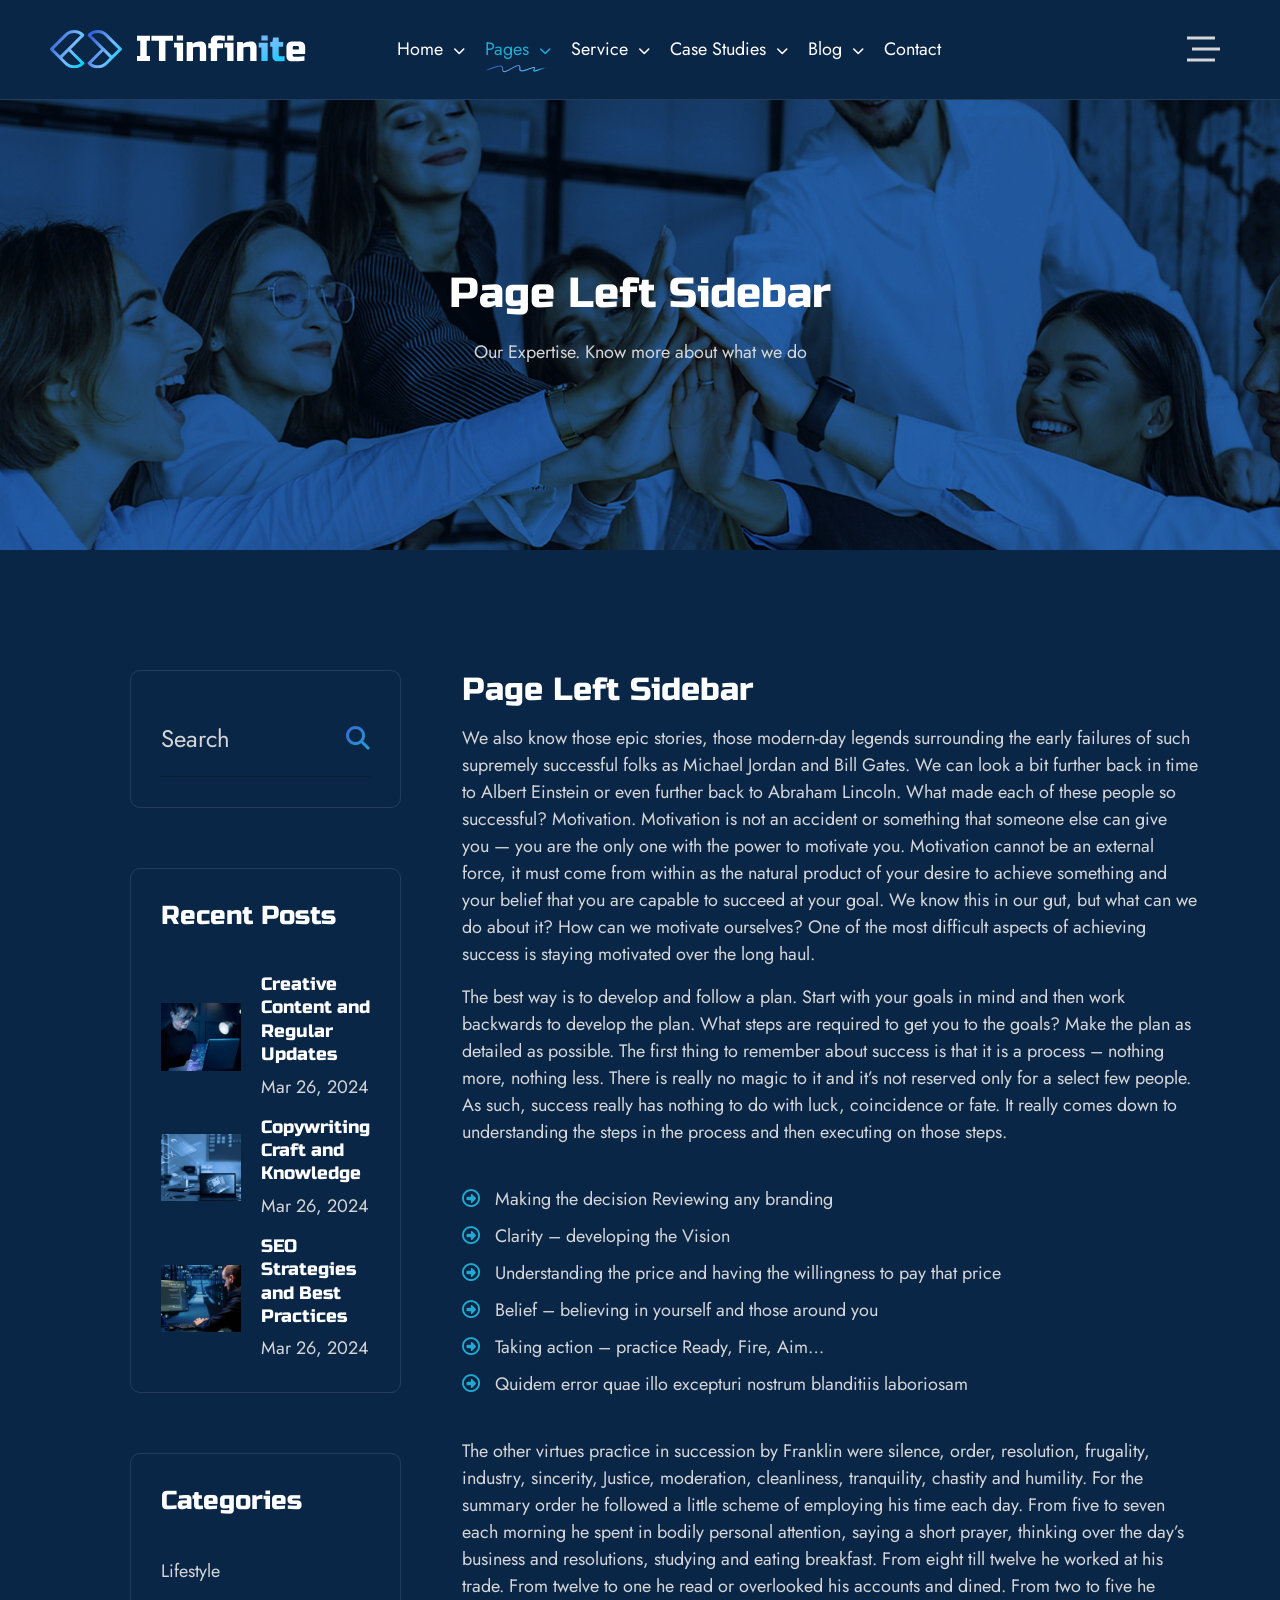
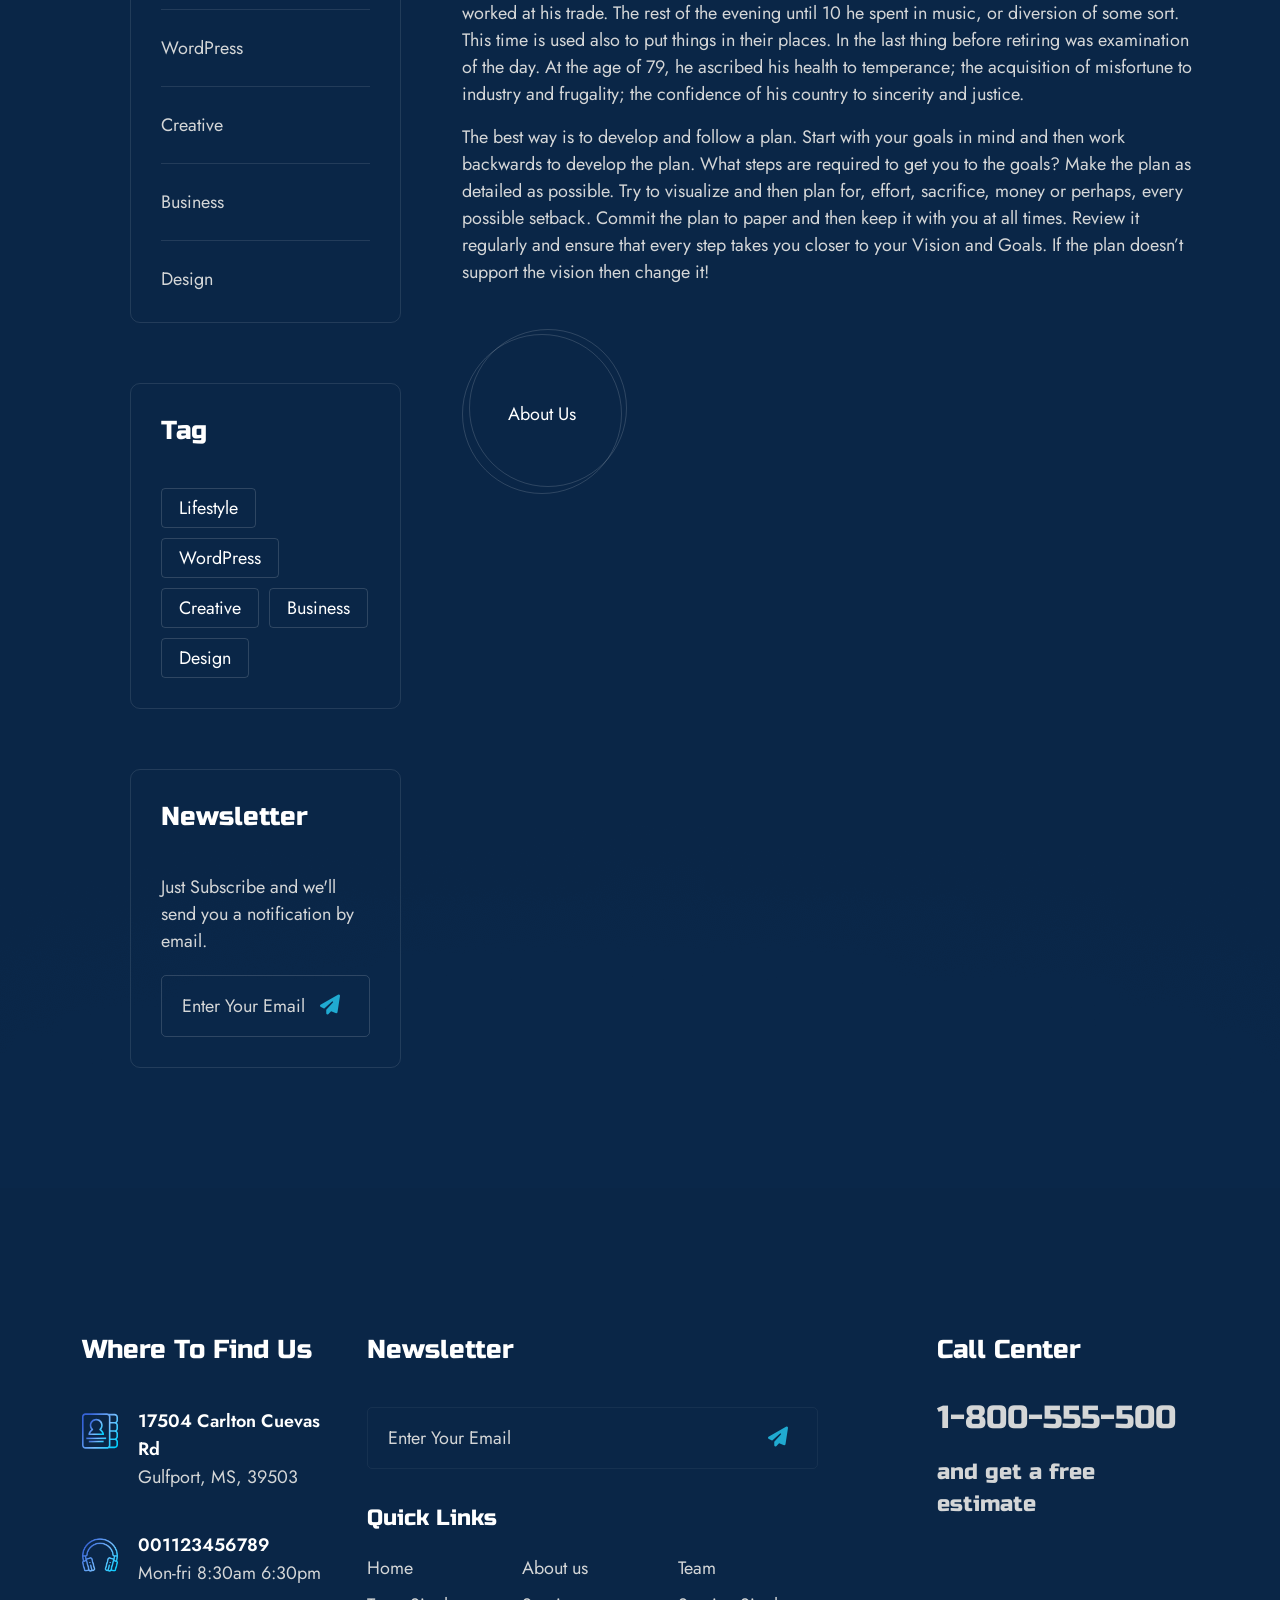
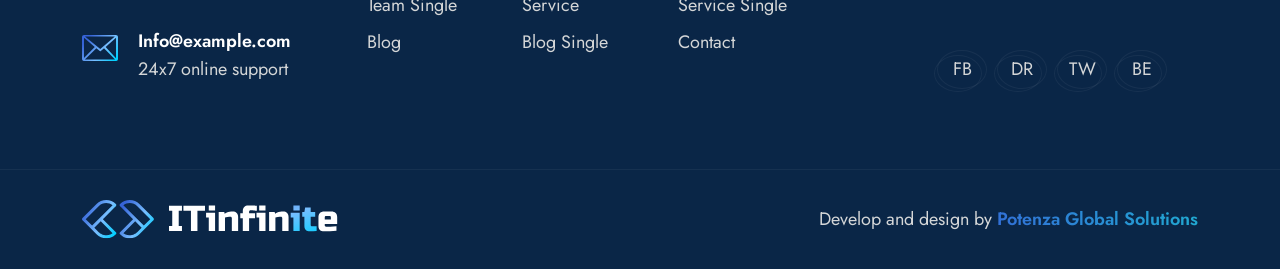
<file: page-left-sidebar.html>
<!DOCTYPE html>
<html lang="zxx">
  <head>
    <meta charset="utf-8">
    <meta name="keywords" content="HTML5 Template">
    <meta name="description" content="IT Infinite - IT Solutions and Services Company HTML5 Template">
    <meta name="author" content="potenzaglobalsolutions.com">
    <meta name="viewport" content="width=device-width, initial-scale=1, shrink-to-fit=no">
    <title>IT Infinite - IT Solutions and Services Company HTML5 Template</title>
    <!-- Favicon -->
    <link rel="shortcut icon" href="images/favicon.ico">
    <!-- Google Font -->
    <link href="https://fonts.googleapis.com/css2?family=Jost:ital,wght@0,100..900;1,100..900&family=Russo+One&display=swap" rel="stylesheet">

    <!-- CSS Global Compulsory (Do not remove)-->
    <link rel="stylesheet" href="css/font-awesome/all.min.css">
    <link rel="stylesheet" href="css/bootstrap/bootstrap.min.css">
    <!-- Page CSS Implementing Plugins (Remove the plugin CSS here if site does not use that feature)-->
    <link rel="stylesheet" href="css/owl-carousel/owl.carousel.min.css">
    <link rel="stylesheet" href="css/swiper/swiper.min.css">
    <link rel="stylesheet" href="css/magnific-popup/magnific-popup.css">
    <!-- Template Style -->
    <link rel="stylesheet" href="css/style.css">
  </head>
  <body>

    <!--=================================
    cursor -->
    <div id="cursor">
      <div class="cursor__circle"></div>
    </div>
    <!--=================================
    cursor -->
    
    <div id="page" class="main">

      <!--=================================
      Header -->
      <header class="header header-default header-sticky">
        <div class="header-inner">
          <div class="site-logo">
            <a class="navbar-brand" href="index.html"><img class="img-fluid" src="images/logo.svg" alt="logo" /></a>
          </div>
          <div class="site-menu d-none d-xl-block">
            <ul class="main-menu">
              <li class="nav-item"><a class="nav-link" href="#">Home <i class="fa-solid fa-chevron-down"></i></a>
                <ul class="submenu">
                  <li><a class="nav-link" href="index.html">Home 01</a></li>
                  <li><a class="nav-link" href="index-02.html">Home 02</a></li>
                  <li><a class="nav-link" href="index-03.html">Home 03</a></li>
                </ul>
              </li>
              <li class="nav-item active"><a class="nav-link" href="#">Pages <i class="fa-solid fa-chevron-down"></i></a>
                <ul class="submenu">
                  <li><a class="nav-link" href="about-us.html">About Us</a></li>
                  <li><a class="nav-link" href="pricing.html">Pricing</a></li>
                  <li><a class="nav-link" href="careers.html">Careers</a></li>
                  <li><a class="nav-link" href="contact-us.html">Contact</a></li>
                  <li><a class="nav-link" href="faq.html">Faq</a></li>
                  <li><a class="nav-link" href="team.html">Team</a></li>
                  <li><a class="nav-link" href="team-single.html">Team Single</a></li>
                  <li><a class="nav-link" href="typography.html">Typography</a></li>
                  <li><a class="nav-link active" href="page-left-sidebar.html">Page Left Sidebar</a></li>
                  <li><a class="nav-link" href="page-right-sidebar.html">Page Right Sidebar</a></li>
                  <li><a class="nav-link" href="error-404.html">Error 404</a></li>
                  <li><a class="nav-link" href="coming-soon.html">Coming Soon</a></li>
                </ul>
              </li>
              <li class="nav-item"><a class="nav-link" href="#">Service <i class="fa-solid fa-chevron-down"></i></a>
                <ul class="submenu">
                  <li><a class="nav-link" href="service.html">Service</a></li>
                  <li><a class="nav-link" href="service-detail.html">Service Single</a></li>
                </ul>
              </li>
              <li class="nav-item"><a class="nav-link" href="#">Case Studies <i class="fa-solid fa-chevron-down"></i></a>
                <ul class="submenu">
                  <li><a class="nav-link" href="case-studies.html">Case Studies</a></li>
                  <li><a class="nav-link" href="case-studies-detail.html">Case Studies Single</a></li>
                </ul>
              </li>
              <li class="nav-item"><a class="nav-link" href="#">Blog <i class="fa-solid fa-chevron-down"></i></a>
                <ul class="submenu">
                  <li><a class="nav-link" href="blog.html">Blog Standard</a></li>
                  <li><a class="nav-link" href="blog-detail.html">Blog Single</a></li>
                </ul>
              </li>
              <li class="nav-item"><a class="nav-link" href="contact-us.html">Contact</a></li>
            </ul>
          </div>

          <div class="site-action d-none d-xl-block">
            <div class="action-hamburger">
              <a class="hamburger" href="#" data-bs-toggle="offcanvas" data-bs-target="#offcanvasRight" aria-controls="offcanvasRight">
                <span class="hamburger-container">
                  <span class="hamburger-inner"></span>
                  <span class="hamburger-hidden"></span>
                </span>
              </a>
            </div>
          </div>

          <div class="mobile-action d-block d-xl-none">
            <div class="mobile-hamburger">
              <a class="hamburger" href="#" data-bs-toggle="offcanvas" data-bs-target="#menuOffcanvas" aria-controls="menuOffcanvas">
                <span class="hamburger-container">
                  <span class="hamburger-inner"></span>
                  <span class="hamburger-hidden"></span>
                </span>
              </a>
            </div>
          </div>
        </div>
      </header>

      <!--=================================
      Main Menu OffCanvas -->
      <div class="offcanvas main-menu-offcanvas offcanvas-end" tabindex="-1" id="menuOffcanvas" aria-labelledby="menuOffcanvasLabel">
        <div class="offcanvas-header">
          <a id="menuOffcanvasLabel" class="navbar-brand" href="index.html"><img class="img-fluid" src="images/logo.svg" alt="logo" /></a>
          <button type="button" class="btn-close" data-bs-dismiss="offcanvas" aria-label="Close"><i class="fa-solid fa-xmark"></i></button>
        </div>
        <div class="offcanvas-body lenis-scroll-disable">
          <div class="body-inner">
            <nav class="navbar">
              <ul class="navbar-nav">
                <li class="nav-item dropdown">
                  <a class="nav-link dropdown-toggle" href="#" role="button" data-bs-toggle="dropdown" aria-expanded="false">Home</a>
                  <ul class="dropdown-menu">
                    <li><a class="dropdown-item" href="index.html">Home 01</a></li>
                    <li><a class="dropdown-item" href="index-02.html">Home 02</a></li>
                    <li><a class="dropdown-item" href="index-03.html">Home 03</a></li>
                  </ul>
                </li>
                <li class="nav-item dropdown">
                  <a class="nav-link dropdown-toggle" href="#" role="button" data-bs-toggle="dropdown" aria-expanded="false">Pages</a>
                  <ul class="dropdown-menu">
                    <li><a class="dropdown-item active" href="about-us.html">About Us</a></li>
                    <li><a class="dropdown-item" href="pricing.html">Pricing</a></li>
                    <li><a class="dropdown-item" href="careers.html">Careers</a></li>
                    <li><a class="dropdown-item" href="contact-us.html">Contact</a></li>
                    <li><a class="dropdown-item" href="faq.html">Faq</a></li>
                    <li><a class="dropdown-item" href="team.html">Team</a></li>
                    <li><a class="dropdown-item" href="team-single.html">Team Single</a></li>
                    <li><a class="dropdown-item" href="typography.html">Typography</a></li>
                    <li><a class="dropdown-item" href="page-left-sidebar.html">Page Left Sidebar</a></li>
                    <li><a class="dropdown-item" href="page-right-sidebar.html">Page Right Sidebar</a></li>
                    <li><a class="dropdown-item" href="error-404.html">Error 404</a></li>
                    <li><a class="dropdown-item" href="coming-soon.html">Coming Soon</a></li>
                  </ul>
                </li>
                <li class="nav-item dropdown">
                  <a class="nav-link dropdown-toggle" href="#" role="button" data-bs-toggle="dropdown" aria-expanded="false">Service</a>
                  <ul class="dropdown-menu">
                    <li><a class="dropdown-item" href="service.html">Service</a></li>
                    <li><a class="dropdown-item" href="service-detail.html">Service Single</a></li>
                  </ul>
                </li>
                <li class="nav-item dropdown">
                  <a class="nav-link dropdown-toggle" href="#" role="button" data-bs-toggle="dropdown" aria-expanded="false">Case Studies</a>
                  <ul class="dropdown-menu">
                    <li><a class="dropdown-item" href="case-studies.html">Case Studies</a></li>
                    <li><a class="dropdown-item" href="case-studies-detail.html">Case Studies Single</a></li>
                  </ul>
                </li>
                <li class="nav-item dropdown">
                  <a class="nav-link dropdown-toggle" href="#" role="button" data-bs-toggle="dropdown" aria-expanded="false">Blog</a>
                  <ul class="dropdown-menu">
                    <li><a class="dropdown-item" href="blog.html">Blog Standard</a></li>
                    <li><a class="dropdown-item" href="blog-detail.html">Blog Single</a></li>
                  </ul>
                </li>
                <li class="nav-item"><a class="nav-link" href="contact-us.html">Contact</a></li>
              </ul>
            </nav>
            <div class="bottom-info">
              <div class="contact-info">
                <span class="number">+1 234 567 8910</span>
                <a class="mail" href="#"><i class="fa-regular fa-envelope"></i>info@gmail.com</a>
                <span class="text">Looking for collaboration for your next creative project?</span>
              </div>
            </div>
          </div>
        </div>
      </div>

      <!--=================================
      Header Side Panel -->
      <div class="offcanvas offcanvas-end sidepanel-offcanvas" tabindex="-1" id="offcanvasRight">
        <div class="offcanvas-header">
          <button type="button" class="btn-close" data-bs-dismiss="offcanvas" aria-label="Close"><i class="fa-solid fa-xmark"></i></button>
        </div>

        <div class="offcanvas-body lenis-scroll-disable">
          <div class="body-inner">
            <div class="about-info">
              <h4 class="title mb-3">Scalable Business for Startups</h4>
              <p>Get the oars in the water and start rowing. Execution is the single biggest factor in achievement so the faster and better your execution.</p>
            </div>
            <div class="socail-info">
              <ul class="socail-list-item">
                <li><a href="#"><i class="fa-brands fa-facebook-f"></i>Facebook</a></li>
                <li><a href="#"><i class="fa-brands fa-instagram"></i>Instagram</a></li>
                <li><a href="#"><i class="fa-brands fa-x-twitter"></i>Twitter</a></li>
                <li><a href="#"><i class="fa-brands fa-dribbble"></i>Dribbble</a></li>
              </ul>
            </div>
            <div class="contact-info">
              <span class="number">+1 234 567 8910</span>
              <a class="mail" href="#"><i class="fa-regular fa-envelope"></i>info@gmail.com</a>
              <span class="text">Looking for collaboration for your next creative project?</span>
            </div>
          </div>
        </div>
      </div>

      <div class="site-content">
         <!--=================================
         Page Header -->
         <div class="inner-header bg-holder" style="background-image: url(images/banner/inner-header/page-header-01.jpg);">
          <div class="container">
            <div class="row  justify-content-center">
              <div class="col-md-12 text-center">
                <h1 class="title">Page Left Sidebar</h1>
                <p>Our Expertise. Know more about what we do</p>
              </div>
            </div>
          </div>
         </div>

         <div class="content-wrapper">

            <!--=================================
            Blog -->
            <section class="space-ptb ellipse-bottom">
               <div class="container">
                  <div class="row">
                    <div class="col-lg-8 order-lg-2">
                        <a class="sidebar-btn d-lg-none" href="#offcanvasSidebar" data-bs-toggle="offcanvas" aria-controls="offcanvasSidebar">
                          <i class="fa-solid fa-outdent"></i>Show Sidebar
                        </a>
                        <div class="mb-0">
                          <h4 class="title">Page Left Sidebar</h4>
                          <p>We also know those epic stories, those modern-day legends surrounding the early failures of such supremely successful folks as Michael Jordan and Bill Gates. We can look a bit further back in time to Albert Einstein or even further back to Abraham Lincoln. What made each of these people so successful? Motivation. Motivation is not an accident or something that someone else can give you — you are the only one with the power to motivate you. Motivation cannot be an external force, it must come from within as the natural product of your desire to achieve something and your belief that you are capable to succeed at your goal. We know this in our gut, but what can we do about it? How can we motivate ourselves? One of the most difficult aspects of achieving success is staying motivated over the long haul.</p>
                          
                          <p>The best way is to develop and follow a plan. Start with your goals in mind and then work backwards to develop the plan. What steps are required to get you to the goals? Make the plan as detailed as possible. The first thing to remember about success is that it is a process – nothing more, nothing less. There is really no magic to it and it’s not reserved only for a select few people. As such, success really has nothing to do with luck, coincidence or fate. It really comes down to understanding the steps in the process and then executing on those steps.</p>

                          <div class="list-wrapper my-4 py-3">
                            <ul class="list">
                              <li><i class="fa-regular fa-circle-right text-primary"></i>Making the decision Reviewing any branding</li>
                              <li><i class="fa-regular fa-circle-right text-primary"></i>Clarity – developing the Vision</li>
                              <li><i class="fa-regular fa-circle-right text-primary"></i>Understanding the price and having the willingness to pay that price</li>
                              <li><i class="fa-regular fa-circle-right text-primary"></i>Belief – believing in yourself and those around you</li>
                              <li><i class="fa-regular fa-circle-right text-primary"></i>Taking action – practice Ready, Fire, Aim…</li>
                              <li><i class="fa-regular fa-circle-right text-primary"></i>Quidem error quae illo excepturi nostrum blanditiis laboriosam</li>
                            </ul>
                          </div>

                          <p>The other virtues practice in succession by Franklin were silence, order, resolution, frugality, industry, sincerity, Justice, moderation, cleanliness, tranquility, chastity and humility. For the summary order he followed a little scheme of employing his time each day. From five to seven each morning he spent in bodily personal attention, saying a short prayer, thinking over the day’s business and resolutions, studying and eating breakfast. From eight till twelve he worked at his trade. From twelve to one he read or overlooked his accounts and dined. From two to five he worked at his trade. The rest of the evening until 10 he spent in music, or diversion of some sort. This time is used also to put things in their places. In the last thing before retiring was examination of the day. At the age of 79, he ascribed his health to temperance; the acquisition of misfortune to industry and frugality; the confidence of his country to sincerity and justice.</p>

                          <p class="mb-5">The best way is to develop and follow a plan. Start with your goals in mind and then work backwards to develop the plan. What steps are required to get you to the goals? Make the plan as detailed as possible. Try to visualize and then plan for, effort, sacrifice, money or perhaps, every possible setback. Commit the plan to paper and then keep it with you at all times. Review it regularly and ensure that every step takes you closer to your Vision and Goals. If the plan doesn’t support the vision then change it!</p>

                          <a class="btn btn-effect" href="#"><span>About Us</span></a>
                        </div>
                    </div>
                    <div class="col-lg-4 order-lg-1 mt-5 mt-lg-0">
                      <div class="offcanvas-lg mobile-sidebar offcanvas-sidebar offcanvas-start" data-bs-backdrop="static" tabindex="-1" id="offcanvasSidebar" aria-labelledby="offcanvasSidebar">
                          <div class="offcanvas-header">
                            <button type="button" class="btn-close" data-bs-dismiss="offcanvas" data-bs-target="#offcanvasSidebar" aria-label="Close">
                              <i class="fa-solid fa-xmark"></i>
                            </button>
                          </div>
                          <div class="offcanvas-body">
                            <div class="sidebar mobile-offcanvas ps-0 pe-0 ps-xl-5 pe-xl-5 pe-lg-4">
                               <div class="widget widget-search">
                                <div class="search">
                                  <input type="search" id="search-input" class="form-control" placeholder="Search">
                                  <button type="submit" class="search-btn"><i class="fa-solid fa-magnifying-glass"></i></button>
                                </div>
                               </div>
                               <div class="widget widget-recent-posts">
                                <h5 class="widget-title">Recent Posts</h5>
                                <div class="recent-posts">
                                  <div class="posts-img"><img class="img-fluid" src="images/blog/01.jpg" alt=""></div>
                                  <div class="post-info">
                                    <a href="blog-detail.html" class="post-title">Creative Content and Regular Updates</a>
                                    <span class="post-date">Mar 26, 2024</span>
                                  </div>
                                </div>
                                <div class="recent-posts">
                                  <div class="posts-img"><img class="img-fluid" src="images/blog/02.jpg" alt=""></div>
                                  <div class="post-info">
                                    <a href="blog-detail.html" class="post-title">Copywriting Craft and Knowledge</a>
                                    <span class="post-date">Mar 26, 2024</span>
                                  </div>
                                </div>
                                <div class="recent-posts">
                                  <div class="posts-img"><img class="img-fluid" src="images/blog/03.jpg" alt=""></div>
                                  <div class="post-info">
                                    <a href="blog-detail.html" class="post-title">SEO Strategies and Best Practices</a>
                                    <span class="post-date">Mar 26, 2024</span>
                                  </div>
                                </div>
                               </div>
                               <div class="widget widget-categories">
                                <h5 class="widget-title">Categories</h5>
                                <ul class="categories-list">
                                  <li><a href="#">Lifestyle</a></li>
                                  <li><a href="#">WordPress</a></li>
                                  <li><a href="#">Creative</a></li>
                                  <li><a href="#">Business</a></li>
                                  <li><a href="#">Design</a></li>
                                </ul>
                               </div>
                               <div class="widget tags-widget">
                                <h5 class="widget-title">Tag</h5>
                                <ul class="tag-list">
                                  <li><a href="#">Lifestyle</a></li>
                                  <li><a href="#">WordPress</a></li>
                                  <li><a href="#">Creative</a></li>
                                  <li><a href="#">Business</a></li>
                                  <li><a href="#">Design</a></li>
                                </ul>
                               </div>
                               <div class="widget widget-newsletter">
                                  <h5 class="widget-title">Newsletter</h5>
                                  <p>Just Subscribe and we'll send you a notification by email.</p>
                                  <form class="newsletter-form">
                                     <input type="text" class="form-control" placeholder="Enter Your Email">
                                     <button type="submit" class="subscribe-btn"><i class="fa-solid fa-paper-plane"></i></button>
                                  </form>
                               </div>
                            </div>
                          </div>
                        </div>
                    </div>
                  </div>
               </div>
            </section>
        </div>
      </div>

      <!--=================================
      Site Footer -->
      <footer class="site-footer footer-dark">
        <div class="footer-main">
          <div class="container">
            <div class="row">
              <div class="col-xl-3 col-md-5">
                <div class="widget widget-address-info">
                  <h5 class="widget-title">Where To Find Us</h5>
                  <ul class="address-info-list">
                    <li><i class="icon"><img class="img-fluid" src="images/svg/address-info-contacts.svg" alt="" /></i><span class="info"><span>17504 Carlton Cuevas Rd </span>Gulfport, MS, 39503</span></li>
                    <li><i class="icon"><img class="img-fluid" src="images/svg/address-info-headphone.svg" alt="" /></i><span class="info"><span>001123456789 </span>Mon-fri 8:30am 6:30pm</span></li>
                    <li><i class="icon"><img class="img-fluid" src="images/svg/address-info-email.svg" alt="" /></i><span class="info"><span>Info@example.com </span>24x7 online support</span></li>
                  </ul>
                </div>
              </div>
              <div class="col-xl-5 col-md-7">
                <div class="widget">
                  <h5 class="widget-title">Newsletter</h5>
                  <div class="widget widget-newsletter mb-4 pb-2">
                    <form class="newsletter-form">
                      <input type="text" class="form-control" placeholder="Enter Your Email">
                      <button type="submit" class="subscribe-btn"><i class="fa-solid fa-paper-plane"></i></button>
                    </form>
                  </div>
                  <div class="widget widget-menu">
                    <h6 class="widget-title">Quick Links</h6>
                    <ul class="list-unstyled list-col-3 mb-0">
                      <li><a href="index.html">Home</a></li>
                      <li><a href="about-us.html">About us</a></li>
                      <li><a href="team.html">Team</a></li>
                      <li><a href="team-single.html">Team Single</a></li>
                      <li><a href="service.html">Service</a></li>
                      <li><a href="service-detail.html">Service Single</a></li>
                      <li><a href="blog.html">Blog</a></li>
                      <li><a href="blog-detail.html">Blog Single</a></li>
                      <li><a href="contact-us.html">Contact</a></li>
                    </ul>
                  </div>
                </div>
              </div>
              <div class="col-xl-3 col-md-12 ms-auto">
                <div class="widget widget-info">
                  <h5 class="widget-title">Call Center</h5>
                  <a class="number" href="tel:+1800555500">1-800-555-500</a>
                  <h6 class="title">and get a free estimate</h6>
                </div>
                <div class="widget-socail">
                  <ul class="socail-icon">
                    <li><a href="#">Fb</a></li>
                    <li><a href="#">Dr</a></li>
                    <li><a href="#">Tw</a></li>
                    <li><a href="#">Be</a></li>
                  </ul>
                </div>
              </div>
            </div>

          </div>
        </div>
        <div class="footer-copyright">
          <div class="container">
            <div class="row align-items-center">
              <div class="col-lg-6"><p><a class="footer-logo" href="index.html"><img class="img-fluid" src="images/logo.svg" alt="logo" /></a></p></div>
              <div class="col-lg-6 text-lg-end"><p>Develop and design by <a href="#">Potenza Global Solutions</a></p></div>
            </div>
          </div>
        </div>
      </footer>

      <!--=================================
      Back To Top -->
      <div class="back-to-top">
        <svg class="progress-circle svg-content" width="100%" height="100%" viewBox="-1 -1 102 102">
          <path d="M50,1 a49,49 0 0,1 0,98 a49,49 0 0,1 0,-98"/>
        </svg>
      </div>

    </div>
    <!--=================================
    Javascript -->
    <!-- JS Global Compulsory (Do not remove)-->
    <script src="js/jquery-3.7.1.min.js"></script>
    <script src="js/jquery.appear.js"></script>
    <script src="js/popper/popper.min.js"></script>
    <script src="js/bootstrap/bootstrap.min.js"></script>
    <!-- Page JS Implementing Plugins (Remove the plugin script here if site does not use that feature)-->
    <script src="js/owl-carousel/owl.carousel.min.js"></script>
    <script src="js/jarallax/jarallax.min.js"></script>
    <script src="js/jarallax/jarallax-video.min.js"></script>
    <script src="js/swiper/swiper.min.js"></script>
    <script src="js/swiperanimation/SwiperAnimation.min.js"></script>
    <script src="js/shuffle/shuffle.min.js"></script>
    <script src="js/magnific-popup/jquery.magnific-popup.js"></script>
    <script src="js/counter/jquery.countTo.js"></script>
    <script src="js/gsap.min.js"></script>
    <script src="js/attractHover.js"></script>
    <script src="js/lenis.min.js"></script>
    <script src="js/custom.js"></script> <!-- Template Scripts (Do not remove)-->
  </body>
</html>
</file>
<file: css/style.css>
/*

Template: IT Infinite - IT Solutions and Services HTML Template
Version: 2.0
Author: potenzaglobalsolutions
Design and Developed by: potenzaglobalsolutions.com

NOTE: This is main stylesheet of template, This file contains the styling for the actual Template.

*/
/*================================================
[  Table of contents  ]
================================================

 :: Typography
 :: Helper Classes
 :: Shortcodes
  	- Accordion
    - Address Info
    - Awards
  	- Button
    - Blog Post
  	- Case Study
    - Countdown
    - Counter
    - Feature Info
    - Form Control
    - Find Job
    - History
    - List style
    - Location
    - Marquee
    - Newsletter
    - Owl Carousel
    - Pricing Table
    - Progress Bar
    - Range Slider
    - Workspaces
    - Steps
    - Skill
    - Team
    - Testimonial
    - Timeline
    - Video

 :: Header
   - Header
   - Header Style 02
   - Header Style 03
   - Header Transparent
 :: Banner
   - Banner
   - banner 02
   - banner 03
 :: Layout
   - Section Title
   - Sticky column
   - Header Inner
 :: Blog
   - Blog
   - blog post sticky
 :: Not Found
 :: Footer
 :: Responsive

======================================
[ End table content ]
======================================*/
/*Transition*/
/*****************************
  Typography
*****************************/
body {
  font-family: "Jost", sans-serif;
  font-weight: normal;
  font-style: normal;
  font-size: 18px;
  color: #d4d6d7;
  overflow-x: hidden;
  background-color: #0A2647 ;
}

a {
  outline: medium none !important;
  color: #20aad1;
  transition: all 0.3s ease-in-out;
  text-decoration: none;
}

a:focus {
  color: #0A2647 ;
  text-decoration: none !important;
}

a:hover {
  color: #0A2647 ;
  text-decoration: none !important;
}

a.text-dark:focus {
  color: #20aad1 !important;
}

a.text-dark:hover {
  color: #20aad1 !important;
}

input {
  outline: medium none !important;
  color: #20aad1;
}

h1,
h2,
h3,
h4,
h5,
h6,
.h1,
.h2,
.h3,
.h4,
.h5,
.h6 {
  font-family: "Russo One", sans-serif;
  color: #ffffff;
  margin: 0px 0px 1rem;
}

h1 a,
h2 a,
h3 a,
h4 a,
h5 a,
h6 a,
.h1 a,
.h2 a,
.h3 a,
.h4 a,
.h5 a,
.h6 a {
  color: inherit;
}

h1 {
  font-size: 66px;
  font-style: normal;
  line-height: normal;
}

h2 {
  font-size: 60px;
  line-height: 70px;
}

h3 {
  font-size: 42px;
  line-height: 52px;
}

h4 {
  font-size: 32px;
  line-height: normal;
}

h5 {
  font-size: 26px;
  line-height: normal;
}

h6 {
  font-size: 22px;
  line-height: normal;
}

.bg-black h1,
.bg-black h2,
.bg-black h3,
.bg-black h4,
.bg-black h5,
.bg-black h6,
.bg-black .h1,
.bg-black .h2,
.bg-black .h3,
.bg-black .h4,
.bg-black .h5,
.bg-black .h6 {
  color: #ffffff;
}

.bg-dark h1,
.bg-dark h2,
.bg-dark h3,
.bg-dark h4,
.bg-dark h5,
.bg-dark h6,
.bg-dark .h1,
.bg-dark .h2,
.bg-dark .h3,
.bg-dark .h4,
.bg-dark .h5,
.bg-dark .h6 {
  color: #ffffff;
}

.bg-black p,
.bg-dark p {
  color: #d4d6d7;
}

iframe {
  width: 100%;
}

label {
  font-weight: normal;
}

*::-moz-selection {
  background: #20aad1;
  color: #ffffff;
  text-shadow: none;
}

::-moz-selection {
  background: #20aad1;
  color: #ffffff;
  text-shadow: none;
}

::selection {
  background: #20aad1;
  color: #ffffff;
  text-shadow: none;
}

/*----------------------------------*/
/* Container Fluid */
/*----------------------------------*/
.container-fluid.container-space {
  padding: 0 100px;
}

@media (min-width: 1399px) {
  .container {
    max-width: 1424px;
  }
}

@media (max-width: 991px) {
  .container {
    max-width: 100%;
  }
}

/*----------------------------------*/
/* Section Title */
/*----------------------------------*/
.section-title {
  margin-bottom: 50px;
}

.section-title .sub-title {
  display: flex;
  gap: 10px;
  align-items: center;
  font-size: 18px;
  font-weight: 700;
  text-transform: uppercase;
  margin-bottom: 15px;
  background: linear-gradient(60deg, #3663d8 -20%, #20aad1 100%);
  -webkit-background-clip: text;
  -webkit-text-fill-color: transparent;
}

.section-title .title {
  margin-bottom: 25px;
  text-transform: capitalize;
}

.section-title p {
  font-size: 20px;
  margin-bottom: 0;
  line-height: normal;
  color: #d4d6d7;
}

.section-title p + p {
  margin-top: 20px;
}

.section-title.section-title-light .title {
  color: #ffffff;
}

.section-title.section-title-light p {
  color: #ffffff;
}

/* Title in BG Dark */
.bg-dark .section-title p {
  color: #d4d6d7;
}

/*----------------------------------*/
/* Breadcrumb */
/*----------------------------------*/
.breadcrumb {
  margin-top: 18px;
  background: transparent;
  border-radius: 0;
  display: inline-flex;
  padding: 14px 40px;
  justify-content: center;
}

.breadcrumb .breadcrumb-item {
  padding-right: 5px;
  display: inline-block;
  font-size: 18px;
  color: #ffffff;
}

.breadcrumb .breadcrumb-item a {
  color: #20aad1;
}

.breadcrumb .breadcrumb-item a:hover {
  color: #20aad1;
}

.breadcrumb .breadcrumb-item:before {
  color: #ffffff;
}

.breadcrumb .breadcrumb-item.active {
  color: #20aad1;
}

/*----------------------------------*/
/* Dropcaps */
/*----------------------------------*/
.dropcap-style-1 {
  float: left;
  display: block;
  background-color: transparent;
  color: #ffffff;
  font-size: 57px;
  height: 55px;
  line-height: 48px;
  margin: 0;
  text-align: left;
  width: auto !important;
  min-width: 60px;
  padding-right: 5px;
  overflow: visible;
}

.dropcap-style-2 {
  float: left;
  display: block;
  font-size: 47px;
  padding: 0;
  color: #ffffff;
  margin: 0.15em 0.4em 0 0;
  text-align: center;
  font-weight: 500;
  width: 70px;
  height: 70px;
  line-height: 70px;
  text-align: center;
  line-height: 64px;
  border-radius: 0;
  background-color: #20aad1;
  background: linear-gradient(130deg, #3663d8 0%, #20aad1 100%);
}

/*----------------------------------*/
/* Blockquote */
/*----------------------------------*/
blockquote {
  font-size: 20px;
  line-height: 34px;
  padding: 0px 30px;
  margin: 0;
  color: #ffffff;
  border-left: 5px solid #20aad1;
  box-shadow: 0 5px 30px rgba(0, 0, 0, 0.05);
}

blockquote cite {
  display: flex;
  gap: 10px;
  line-height: normal;
  align-items: center;
  color: #20aad1;
}

blockquote cite:before {
  content: "";
  width: 30px;
  height: 2px;
  display: inline-block;
  background: #20aad1;
}

blockquote .blockquote-name {
  font-weight: 500;
}

/*Blockquote Style 1*/
blockquote.blockquote-style-1 {
  padding: 50px;
  position: relative;
  border: 1px solid rgba(255, 255, 255, 0.1);
}

blockquote.blockquote-style-1 .blockquote-content {
  display: flex;
}

blockquote.blockquote-style-1 .blockquote-content .quote-icon {
  width: 100px;
  flex: 0 0 100px;
  margin-right: 30px;
}

blockquote.blockquote-style-1 .blockquote-content p {
  color: #d4d6d7;
  font-size: 18px;
  line-height: 28px;
}

blockquote.blockquote-style-1:before {
  position: absolute;
  top: -10px;
  left: 10px;
  height: 100%;
  width: 100%;
  content: "";
  border: 1px solid rgba(255, 255, 255, 0.1);
}

/*===============================================*/
/* Responsive CSS */
/*===============================================*/
@media (max-width: 1200px) {
  h1 {
    font-size: 62px;
  }
  h2 {
    font-size: 50px;
    line-height: 60px;
  }
}

@media (max-width: 991px) {
  h1 {
    font-size: 56px;
  }
  h2 {
    font-size: 42px;
    line-height: 52px;
  }
  h3 {
    font-size: 36px;
    line-height: 46px;
  }
}

@media (max-width: 767px) {
  h1 {
    font-size: 52px;
  }
  h2 {
    font-size: 36px;
    line-height: 46px;
  }
  h3 {
    font-size: 30px;
    line-height: 42px;
  }
  h4 {
    font-size: 28px;
    line-height: normal;
  }
  h5 {
    font-size: 24px;
    line-height: normal;
  }
  h6 {
    font-size: 20px;
    line-height: normal;
  }
  /* Breadcrumb */
  .breadcrumb {
    margin-top: 10px;
  }
}

@media (max-width: 575px) {
  h1 {
    font-size: 44px;
    line-height: 54px;
  }
  h2 {
    font-size: 30px;
    line-height: 40px;
  }
  h3 {
    font-size: 28px;
    line-height: 38px;
  }
  h4 {
    font-size: 24px;
    line-height: 34px;
  }
  h5 {
    font-size: 20px;
    line-height: 30px;
  }
  h6 {
    font-size: 18px;
    line-height: 28px;
  }
  /* Breadcrumb */
  .breadcrumb .breadcrumb-item {
    font-size: 16px;
  }
  blockquote.blockquote-style-1 {
    padding: 20px 30px;
  }
  blockquote.blockquote-style-1 .blockquote-content .quote-icon {
    width: 50px;
    flex: 0 0 50px;
    margin-right: 15px;
  }
}

/*****************************
  Helper Classes
*****************************/
/* color */
.text-primary {
  color: #20aad1 !important;
}

.text-light {
  color: #dfdfdf !important;
}

.text-dark {
  color: #0A2647  !important; /* here-2*/
}

.gradient-text-1 {
  background: linear-gradient(60deg, #3663d8 -20%, #20aad1 100%);
  -webkit-background-clip: text;
  -webkit-text-fill-color: transparent;
}

/* fill colors for svg */
.fill-dark {
  fill: #0A2647 ;
}

.fill-primary {
  fill: #20aad1;
}

.fill-light {
  fill: #f6f6f6;
}

.fill-white {
  fill: #ffffff;
}

/* background */
.bg-primary {
  background-color: #20aad1 !important;
}

.bg-dark {
  background-color: #0A2647  !important; /*here-3*/
}

.bg-light {
  background-color: #f6f6f6 !important;
}

.bg-black {
  background-color: #0A2647  !important; /*here-4*/
}

.bg-primary-gradient {
  background-color: #20aad1;
  background-image: linear-gradient(170deg, #3663d8 0%, #20aad1 100%);
}

/* Transform Rotate Left */
.rotate-left-1 {
  transform: rotate(1deg);
}

.rotate-left-2 {
  transform: rotate(2deg);
}

.rotate-left-3 {
  transform: rotate(3deg);
}

.rotate-left-4 {
  transform: rotate(4deg);
}

.rotate-left-5 {
  transform: rotate(5deg);
}

/* Transform Rotate Right */
.rotate-right-1 {
  transform: rotate(-1deg);
}

.rotate-right-2 {
  transform: rotate(-2deg);
}

.rotate-right-3 {
  transform: rotate(-3deg);
}

.rotate-right-4 {
  transform: rotate(-4deg);
}

.rotate-right-5 {
  transform: rotate(-5deg);
}

/* Border Radius */
.radius-3 {
  border-radius: 3px;
}

.radius-4 {
  border-radius: 4px;
}

.radius-5 {
  border-radius: 5px;
}

.radius-8 {
  border-radius: 8px;
}

.radius-10 {
  border-radius: 10px;
}

.radius-15 {
  border-radius: 15px;
}

.radius-20 {
  border-radius: 20px;
}

.radius-50 {
  border-radius: 50px;
}

.radius-80 {
  border-radius: 80px;
}

.radius-100 {
  border-radius: 100%;
}

/* Z-Index */
.z-index-1 {
  z-index: 1;
}

.z-index-2 {
  z-index: 2;
}

.z-index-3 {
  z-index: 3;
}

.z-index-4 {
  z-index: 4;
}

.z-index-5 {
  z-index: 5;
}

.z-index-6 {
  z-index: 6;
}

.z-index-7 {
  z-index: 7;
}

.z-index-8 {
  z-index: 8;
}

.z-index-9 {
  z-index: 9;
}

.z-index-10 {
  z-index: 10;
}

.z-index-100 {
  z-index: 100;
}

/*----------------------------*/
/* Section Margin Padding */
/*----------------------------*/
.space-ptb {
  padding: 150px 0;
}

.space-pt {
  padding: 150px 0 0;
}

.space-pb {
  padding: 0 0 150px;
}

.space-medium-ptb {
  padding: 90px 0;
}

.space-medium-pt {
  padding: 90px 0 0;
}

.space-medium-pb {
  padding: 0 0 90px;
}

.space-small-ptb {
  padding: 60px 0;
}

.space-small-pt {
  padding: 60px 0 0;
}

.space-small-pb {
  padding: 0 0 60px;
}

.padding-start {
  padding-left: 110px;
}

.padding-end {
  padding-right: 110px;
}

.full-width {
  padding: 0 80px;
}

.space-mtb {
  margin: 150px 0;
}

.space-mt {
  margin: 150px 0 0;
}

.space-mb {
  margin: 0 0 150px;
}

.space-medium-mtb {
  margin: 90px 0;
}

.space-medium-mt {
  margin: 90px 0 0;
}

.space-medium-mb {
  margin: 0 0 90px;
}

.space-small-mtb {
  margin: 60px 0;
}

.space-small-mt {
  margin: 60px 0 0;
}

.space-small-mb {
  margin: 0 0 60px;
}

.margin-start {
  margin-left: 110px;
}

.margin-end {
  margin-right: 110px;
}

.full-width {
  margin: 0 80px;
}

/*----------------------------*/
/* Section BG Image */
/*----------------------------*/
.section-bg-half {
  position: relative;
}

.section-bg-half .bg-fixed {
  position: absolute;
  left: 0;
  top: 0;
  bottom: 0;
  width: 50%;
}

.section-bg-half .bg-fixed.clm-3 {
  width: 25%;
}

.section-bg-half .bg-fixed.clm-4 {
  width: 33.3333%;
}

.section-bg-half .bg-fixed.clm-5 {
  width: 41.6666%;
}

.section-bg-half .bg-fixed.clm-6 {
  width: 50%;
}

.section-bg-half .bg-fixed.clm-7 {
  width: 58.3333%;
}

.section-bg-half .bg-fixed.clm-8 {
  width: 66.6666%;
}

/*----------------------------*/
/* Section BG Effect */
/*----------------------------*/
.section-bg-effect {
  position: relative;
  overflow: hidden;
}

.section-bg-effect:before {
  content: "";
  width: 500px;
  height: 500px;
  display: inline-block;
  position: absolute;
  left: 0;
  top: 0;
  z-index: -1;
  background: #ffdcea;
  background: radial-gradient(
    circle,
    rgba(255, 220, 234, 0.4) 0%,
    rgba(255, 255, 255, 0) 80%
  );
}

.section-bg-effect:after {
  content: "";
  width: 500px;
  height: 500px;
  display: inline-block;
  position: absolute;
  right: 0;
  bottom: 0;
  z-index: -1;
  background: #bef3e9;
  background: radial-gradient(
    circle,
    rgba(190, 243, 233, 0.3) 0%,
    rgba(255, 255, 255, 0) 80%
  );
}

/*-----------------------*/
/* Cursor */
/*-----------------------*/
#cursor {
  position: fixed;
  z-index: 99;
  left: 0;
  top: 0;
  pointer-events: none;
}

@media (hover: hover) and (pointer: fine) {
  .cursor__circle {
    width: 40px;
    height: 40px;
    margin-top: -50%;
    margin-left: -50%;
    border-radius: 50%;
    border: 1px solid #20aad1;
    transition: opacity 0.3s cubic-bezier(0.25, 1, 0.5, 1),
      background-color 0.3s cubic-bezier(0.25, 1, 0.5, 1),
      border-color 0.3s cubic-bezier(0.25, 1, 0.5, 1),
      width 0.3s cubic-bezier(0.25, 1, 0.5, 1),
      height 0.3s cubic-bezier(0.25, 1, 0.5, 1);
  }
  /* Cursor Text */
  #cursor.text .cursor__circle,
  #cursor.arrow .cursor__circle {
    width: 130px;
    height: 130px;
    border: none;
    backdrop-filter: blur(10px);
    background-color: rgba(255, 255, 255, 0.3);
  }
  #cursor.text::after {
    content: "";
    position: absolute;
    left: -50%;
    top: -50%;
    width: 100%;
    height: 100%;
    color: #0A2647 ;
    font-size: 18px;
    font-weight: 500;
    display: flex;
    align-items: center;
    justify-content: center;
  }
  #cursor::after {
    content: attr(data-cursor-text) !important;
  }
  /* Cursor Arrow */
  #cursor.arrow::after {
    content: "" !important;
    position: absolute;
    left: -50%;
    top: -50%;
    width: 100%;
    height: 100%;
    color: #0A2647 ;
    font-size: 18px;
    font-weight: 500;
    display: flex;
    align-items: center;
    justify-content: center;
    background-size: 30px;
    background-repeat: no-repeat;
    background-position: center;
  }
  #cursor.cursor-link .cursor__circle {
    opacity: 0;
    width: 0;
    height: 0;
  }
  #cursor.cursor-link::after {
    content: normal;
    opacity: 0;
  }
  #cursor.overlay .cursor__circle {
    width: 48px;
    height: 48px;
    background-color: rgba(227, 222, 193, 0.08);
    border-color: transparent;
  }
}

/*Font Weight*/
.fw-600 {
  font-weight: 600;
}

.fw-500 {
  font-weight: 500;
}

/* Text Stroke */
.bg-text-stroke {
  color: transparent !important;
  -webkit-text-stroke-width: 1px;
  -webkit-text-stroke-color: #ffffff;
  display: block;
}

/* img holder */
.bg-holder {
  background-size: cover;
  background-position: center center;
  background-repeat: no-repeat;
  width: 100%;
}

/*=====================================================*/
/* Grid Col - CSS */
/*=====================================================*/
.grid-wrapper {
  display: grid;
  grid-template-columns: repeat(1, 1fr);
  grid-gap: 30px;
}

.grid-justify-center {
  justify-items: center;
}

.grid-align-center {
  align-items: center;
}

.grid-gap-50 {
  grid-gap: 50px 30px;
}

.grid-gap-30 {
  grid-gap: 30px 30px;
}

.grid-gap-15 {
  grid-gap: 15px 30px;
}

.grid-gap-10 {
  grid-gap: 10px;
}

.grid-gap-5 {
  grid-gap: 5px;
}

.grid-gap-0 {
  grid-gap: 0;
}

.grid-wrapper.grid-xl-1 {
  grid-template-columns: repeat(1, 1fr);
}

.grid-wrapper.grid-xl-2 {
  grid-template-columns: repeat(2, 1fr);
}

.grid-wrapper.grid-xl-3 {
  grid-template-columns: repeat(3, 1fr);
}

.grid-wrapper.grid-xl-4 {
  grid-template-columns: repeat(4, 1fr);
}

.grid-wrapper.grid-xl-5 {
  grid-template-columns: repeat(5, 1fr);
}

.grid-wrapper.grid-xl-6 {
  grid-template-columns: repeat(6, 1fr);
}

@media only screen and (max-width: 1199px) {
  .grid-wrapper.grid-lg-1 {
    grid-template-columns: repeat(1, 1fr);
  }
  .grid-wrapper.grid-lg-2 {
    grid-template-columns: repeat(2, 1fr);
  }
  .grid-wrapper.grid-lg-3 {
    grid-template-columns: repeat(3, 1fr);
  }
  .grid-wrapper.grid-lg-4 {
    grid-template-columns: repeat(4, 1fr);
  }
  .grid-wrapper.grid-lg-5 {
    grid-template-columns: repeat(5, 1fr);
  }
  .grid-wrapper.grid-lg-6 {
    grid-template-columns: repeat(6, 1fr);
  }
}

@media only screen and (max-width: 991px) {
  .grid-wrapper.grid-md-1 {
    grid-template-columns: repeat(1, 1fr);
  }
  .grid-wrapper.grid-md-2 {
    grid-template-columns: repeat(2, 1fr);
  }
  .grid-wrapper.grid-md-3 {
    grid-template-columns: repeat(3, 1fr);
  }
  .grid-wrapper.grid-md-4 {
    grid-template-columns: repeat(4, 1fr);
  }
  .grid-wrapper.grid-md-5 {
    grid-template-columns: repeat(5, 1fr);
  }
  .grid-wrapper.grid-md-6 {
    grid-template-columns: repeat(6, 1fr);
  }
}

@media only screen and (max-width: 767px) {
  .grid-wrapper.grid-sm-1 {
    grid-template-columns: repeat(1, 1fr);
  }
  .grid-wrapper.grid-sm-2 {
    grid-template-columns: repeat(2, 1fr);
  }
  .grid-wrapper.grid-sm-3 {
    grid-template-columns: repeat(3, 1fr);
  }
  .grid-wrapper.grid-sm-4 {
    grid-template-columns: repeat(4, 1fr);
  }
  .grid-wrapper.grid-sm-5 {
    grid-template-columns: repeat(5, 1fr);
  }
  .grid-wrapper.grid-sm-6 {
    grid-template-columns: repeat(6, 1fr);
  }
}

@media only screen and (max-width: 575px) {
  .grid-wrapper.grid-xs-1 {
    grid-template-columns: repeat(1, 1fr);
  }
  .grid-wrapper.grid-xs-2 {
    grid-template-columns: repeat(2, 1fr);
  }
  .grid-wrapper.grid-xs-3 {
    grid-template-columns: repeat(3, 1fr);
  }
  .grid-wrapper.grid-xs-4 {
    grid-template-columns: repeat(4, 1fr);
  }
  .grid-wrapper.grid-xs-5 {
    grid-template-columns: repeat(5, 1fr);
  }
  .grid-wrapper.grid-xs-6 {
    grid-template-columns: repeat(6, 1fr);
  }
}

/*----------------------------*/
/* Rotate CSS */
/*----------------------------*/
.rotate {
  transform: rotate(2deg);
}

/*=====================================================*/
/* Responsive CSS */
/*=====================================================*/
@media (max-width: 1400px) {
  /* Page Section Padding */
  .space-ptb {
    padding: 120px 0;
  }
  .space-pt {
    padding: 120px 0 0;
  }
  .space-pb {
    padding: 0 0 120px;
  }
  .space-mb {
    margin: 0 0 120px;
  }
  .space-medium-ptb {
    padding: 100px 0;
  }
  .space-medium-pt {
    padding: 100px 0 0;
  }
  .space-medium-pb {
    padding: 0 0 100px;
  }
  .space-small-ptb {
    padding: 80px 0;
  }
  .space-small-pt {
    padding: 80px 0 0;
  }
  .space-small-pb {
    padding: 0 0 80px;
  }
  /* Page Section Margin */
  .space-mtb {
    margin: 120px 0;
  }
  .space-mt {
    margin: 120px 0 0;
  }
  .space-mb {
    margin: 0 0 120px;
  }
  .space-medium-mtb {
    margin: 100px 0;
  }
  .space-medium-mt {
    margin: 100px 0 0;
  }
  .space-medium-mb {
    margin: 0 0 100px;
  }
  .space-small-mtb {
    margin: 80px 0;
  }
  .space-small-mt {
    margin: 80px 0 0;
  }
  .space-small-mb {
    margin: 0 0 80px;
  }
}

@media (max-width: 1199px) {
  /* Page Section Padding */
  .space-ptb {
    padding: 100px 0;
  }
  .space-pt {
    padding: 100px 0 0;
  }
  .space-pb {
    padding: 0 0 100px;
  }
  .space-mb {
    margin: 0 0 100px;
  }
  .space-medium-ptb {
    padding: 80px 0;
  }
  .space-medium-pt {
    padding: 80px 0 0;
  }
  .space-medium-pb {
    padding: 0 0 80px;
  }
  .space-small-ptb {
    padding: 60px 0;
  }
  .space-small-pt {
    padding: 60px 0 0;
  }
  .space-small-pb {
    padding: 0 0 60px;
  }
  .padding-start {
    padding-left: 40px;
  }
  .padding-end {
    padding-right: 40px;
  }
  .full-width {
    padding: 0 40px;
  }
  /* Page Section Margin */
  .space-mtb {
    margin: 100px 0;
  }
  .space-mt {
    margin: 100px 0 0;
  }
  .space-mb {
    margin: 0 0 100px;
  }
  .space-medium-mtb {
    margin: 80px 0;
  }
  .space-medium-mt {
    margin: 80px 0 0;
  }
  .space-medium-mb {
    margin: 0 0 80px;
  }
  .space-small-mtb {
    margin: 60px 0;
  }
  .space-small-mt {
    margin: 60px 0 0;
  }
  .space-small-mb {
    margin: 0 0 60px;
  }
  .margin-start {
    margin-left: 40px;
  }
  .margin-end {
    margin-right: 40px;
  }
}

@media (max-width: 991px) {
  /* Page Section Padding */
  .space-ptb {
    padding: 90px 0;
  }
  .space-pt {
    padding: 90px 0 0;
  }
  .space-pb {
    padding: 0 0 90px;
  }
  .space-mb {
    margin: 0 0 90px;
  }
  .space-medium-ptb {
    padding: 70px 0;
  }
  .space-medium-pt {
    padding: 70px 0 0;
  }
  .space-medium-pb {
    padding: 0 0 70px;
  }
  .space-small-ptb {
    padding: 50px 0;
  }
  .space-small-pt {
    padding: 50px 0 0;
  }
  .space-small-pb {
    padding: 0 0 50px;
  }
  .padding-start {
    padding-left: 20px;
  }
  .padding-end {
    padding-right: 20px;
  }
  .full-width {
    padding: 0 30px;
  }
  /* Page Section Margin */
  .space-mtb {
    margin: 90px 0;
  }
  .space-mt {
    margin: 90px 0 0;
  }
  .space-mb {
    margin: 0 0 90px;
  }
  .space-medium-mtb {
    margin: 70px 0;
  }
  .space-medium-mt {
    margin: 70px 0 0;
  }
  .space-medium-mb {
    margin: 0 0 70px;
  }
  .space-small-mtb {
    margin: 50px 0;
  }
  .space-small-mt {
    margin: 50px 0 0;
  }
  .space-small-mb {
    margin: 0 0 50px;
  }
  .margin-start {
    margin-left: 20px;
  }
  .margin-end {
    margin-right: 20px;
  }
  .cursor,
  .cursor-follower {
    display: none;
  }
}

@media (max-width: 767px) {
  /* Page Section Padding */
  .space-ptb {
    padding: 70px 0;
  }
  .space-pt {
    padding: 70px 0 0;
  }
  .space-pb {
    padding: 0 0 70px;
  }
  .space-mb {
    margin: 0 0 70px;
  }
  .space-medium-ptb {
    padding: 50px 0;
  }
  .space-medium-pt {
    padding: 50px 0 0;
  }
  .space-medium-pb {
    padding: 0 0 50px;
  }
  .padding-start {
    padding-left: 0px;
  }
  .padding-end {
    padding-right: 0px;
  }
  /* Page Section Margin */
  .space-mtb {
    margin: 70px 0;
  }
  .space-mt {
    margin: 70px 0 0;
  }
  .space-mb {
    margin: 0 0 70px;
  }
  .space-medium-mtb {
    margin: 50px 0;
  }
  .space-medium-mt {
    margin: 50px 0 0;
  }
  .space-medium-mb {
    margin: 0 0 50px;
  }
  .margin-start {
    margin-left: 0px;
  }
  .margin-end {
    margin-right: 0px;
  }
  .full-width {
    padding: 0 15px;
  }
}

@media (max-width: 575px) {
  /* Page Section Padding */
  .space-ptb {
    padding: 50px 0;
  }
  .space-pt {
    padding: 50px 0 0;
  }
  .space-pb {
    padding: 0 0 50px;
  }
  .space-mb {
    margin: 0 0 50px;
  }
  .space-medium-ptb {
    padding: 50px 0;
  }
  .space-medium-pt {
    padding: 50px 0 0;
  }
  .space-medium-pb {
    padding: 0 0 50px;
  }
  .padding-start {
    padding-left: 0px;
  }
  .padding-end {
    padding-right: 0px;
  }
  /* Page Section Margin */
  .space-mtb {
    margin: 50px 0;
  }
  .space-mt {
    margin: 50px 0 0;
  }
  .space-mb {
    margin: 0 0 50px;
  }
  .space-medium-mtb {
    margin: 50px 0;
  }
  .space-medium-mt {
    margin: 50px 0 0;
  }
  .space-medium-mb {
    margin: 0 0 50px;
  }
  .margin-start {
    margin-left: 0px;
  }
  .margin-end {
    margin-right: 0px;
  }
  .full-width {
    padding: 0 15px;
  }
  .section-bg-effect:before {
    width: 400px;
    height: 400px;
  }
  .section-bg-effect:after {
    width: 400px;
    height: 400px;
  }
}

@media (max-width: 479px) {
  .section-bg-effect:before {
    width: 300px;
    height: 300px;
  }
  .section-bg-effect:after {
    width: 300px;
    height: 300px;
  }
}

/*****************************
  Accordion
*****************************/
.accordion .accordion-item {
  border: none;
  background-color: inherit;
  margin-bottom: 20px;
}

.accordion .accordion-item .accordion-header {
  overflow: hidden;
  border-radius: 5px;
}

.accordion .accordion-item .accordion-header .accordion-button {
  font-size: 22px;
  padding: 30px 30px;
  padding-right: 75px;
  background-color: inherit;
  color: #ffffff;
  border: 1px solid rgba(255, 255, 255, 0.05);
  border-radius: 5px;
  background-color: #0A2647 ;
}

.accordion .accordion-item .accordion-header .accordion-button:after {
  content: "\2b";
  background-image: inherit;
  font-family: "Font Awesome 5 Free";
  font-size: 18px;
  font-weight: 600;
  color: #ffffff;
  width: 40px;
  height: 40px;
  border: 1px solid rgba(255, 255, 255, 0.05);
  position: absolute;
  right: 20px;
  top: 50%;
  margin-top: -19px;
  padding-bottom: 3px;
  display: flex;
  justify-content: center;
  align-items: center;
  border-radius: 50px;
}

.accordion .accordion-item .accordion-header .accordion-button:before {
  content: "";
  position: absolute;
  right: 20px;
  top: 50%;
  margin-top: -22px;
  width: 40px;
  height: 40px;
  border: 1px solid rgba(255, 255, 255, 0.05);
  display: flex;
  justify-content: center;
  align-items: center;
  border-radius: 50px;
}

.accordion .accordion-item .accordion-header .accordion-button:hover {
  color: #20aad1;
}

.accordion .accordion-item .accordion-header .accordion-button:hover:after {
  color: #20aad1;
}

.accordion .accordion-item .accordion-header .accordion-button:not(.collapsed) {
  box-shadow: inherit;
  outline: inherit;
  color: #ffffff;
  border-image: linear-gradient(to right, #3663d8, #20aad1) 1;
  background-color: #20aad1;
  background: linear-gradient(170deg, #3663d8 0%, #20aad1 100%);
}

.accordion
  .accordion-item
  .accordion-header
  .accordion-button:not(.collapsed):after {
  content: "\f068";
  background-image: inherit;
  font-family: "Font Awesome 5 Free";
  transform: inherit;
  color: #ffffff;
  background: none;
  border-color: rgba(255, 255, 255, 0.15);
}

.accordion
  .accordion-item
  .accordion-header
  .accordion-button:not(.collapsed):before {
  border-color: rgba(255, 255, 255, 0.15);
}

.accordion .accordion-item .accordion-button:focus {
  border-color: #20aad1;
  box-shadow: inherit;
}

.accordion .accordion-item .accordion-collapse .accordion-body {
  background-color: #0A2647 ;
  padding: 30px 30px;
  padding-bottom: 10px;
  color: #d4d6d7;
}

.accordion .accordion-item:first-of-type {
  border-radius: 0px;
}

.accordion .accordion-item:last-of-type {
  border-radius: 0px;
}

.accordion .accordion-item:last-child {
  margin-bottom: 0px;
}

@media (max-width: 991px) {
  .accordion .accordion-item h5.accordion-header .accordion-button {
    font-size: 20px;
    padding: 20px 20px;
    padding-right: 75px;
  }
}

/*****************************
  Address Info
*****************************/
.address-info-wrapper .address-info-title {
  font-size: 24px;
  line-height: 32px;
  margin-bottom: 20px;
}

.address-info-wrapper .address-info-list {
  padding: 0;
  margin: 0;
  display: flex;
  gap: 15px;
  flex-direction: column;
  list-style-type: none;
}

.address-info-wrapper .address-info-list li {
  display: flex;
  gap: 20px;
  font-size: 20px;
  align-items: baseline;
}

.address-info-wrapper .address-info-list li i {
  min-width: 20px;
  text-align: center;
}

.address-info-wrapper.address-info-dark .address-info-title {
  color: #ffffff;
}

.address-info-wrapper.address-info-dark .address-info-list li {
  color: #ffffff;
}

/*****************************
  Social Info
*****************************/
.social-info-wrapper .social-info-title {
  display: flex;
  align-items: center;
  gap: 15px;
  font-size: 16px;
  line-height: 30px;
  font-weight: 600;
  text-transform: uppercase;
  margin-bottom: 20px;
  background: linear-gradient(90deg, #3663d8 0%, #20aad1 100%);
  -webkit-background-clip: text;
  -webkit-text-fill-color: transparent;
}

.social-info-wrapper .social-info-title:after {
  content: "";
  width: 50px;
  height: 1px;
  background-color: #20aad1;
  background: linear-gradient(130deg, #3663d8 0%, #20aad1 100%);
}

.social-info-wrapper .social-info-list {
  padding: 0;
  margin: 0;
  display: flex;
  flex-wrap: wrap;
  gap: 8px;
  list-style-type: none;
}

.social-info-wrapper .social-info-list a {
  display: inline-block;
  position: relative;
  font-size: 16px;
  line-height: 30px;
  padding: 3px 15px;
  color: #d4d6d7;
  overflow: hidden;
  box-shadow: inset 0 0 0 1px rgba(255, 255, 255, 0.15);
  border-radius: 50px;
}

.social-info-wrapper .social-info-list a span {
  position: relative;
  z-index: 1;
}

.social-info-wrapper .social-info-list a:before {
  content: "";
  position: absolute;
  left: 0;
  right: 0;
  top: 0;
  bottom: 0;
  z-index: 0;
  opacity: 0;
  transition: all 0.3s ease-in-out;
  background-color: #20aad1;
  background: linear-gradient(130deg, #3663d8 0%, #20aad1 100%);
}

.social-info-wrapper .social-info-list a:hover {
  color: #ffffff;
}

.social-info-wrapper .social-info-list a:hover:before {
  opacity: 1;
}

.social-info-wrapper.social-info-dark .social-info-list a {
  color: #ffffff;
  box-shadow: inset 0 0 0 1px #ffffff;
}

/*****************************
  Action box
*****************************/
.action-box {
  display: flex;
}

.action-box .action-box-content span {
  font-size: 90px;
  line-height: normal;
  font-weight: bold;
  color: #ffffff;
  font-family: "Russo One", sans-serif;
  margin-bottom: 10px;
  display: block;
}

.action-box .action-box-content p {
  font-size: 20px;
  margin-bottom: 0px;
}

.action-box.action-box-02 {
  flex-direction: column;
  align-items: center;
  width: 60%;
  margin: 0 auto;
}

.action-box.action-box-02 .action-box-content {
  margin-bottom: 30px;
}

.action-box.action-box-02 .action-box-content span {
  margin-bottom: 0;
}

.action-box.action-box-03 {
  flex-direction: column;
  align-items: center;
  width: 100%;
}

.action-box.action-box-03 .action-box-content {
  text-align: center;
  margin-bottom: 45px;
}

.action-box.action-box-03 .action-box-content span {
  margin-bottom: 0;
}

.action-box-section .action-box-bg {
  background-color: #20aad1;
  padding-top: 100px;
  padding-bottom: 80px;
  text-align: center;
}

.action-box-section .action-box-bg.position-absolute {
  top: 48%;
  right: 0;
  width: calc(100% - 100px);
}

@media (max-width: 1399px) {
  .action-box.action-box-02 {
    width: 80%;
  }
  .action-box-section .action-box-bg {
    padding-top: 80px;
    padding-bottom: 60px;
  }
  .action-box-section .action-box-bg.position-absolute {
    top: 38%;
  }
}

@media (max-width: 1199px) {
  .action-box.action-box-02 .action-box-content span {
    font-size: 70px;
  }
  .action-box-section .action-box-bg {
    padding-top: 60px;
    padding-bottom: 50px;
  }
  .action-box-section .action-box-bg.position-absolute {
    top: 58%;
  }
}

@media (max-width: 991px) {
  .action-box .action-box-content span {
    font-size: 48px;
  }
  .action-box.action-box-02 .action-box-content span {
    font-size: 48px;
  }
  .action-box-section .action-box-bg {
    padding-top: 40px;
    padding-bottom: 40px;
  }
}

@media (max-width: 767px) {
  .action-box {
    flex-direction: column;
  }
  .action-box .action-box-content {
    margin-bottom: 30px;
  }
  .action-box .action-box-content span {
    font-size: 30px;
  }
  .action-box.action-box-02 {
    width: 100%;
  }
  .action-box.action-box-02 .action-box-content span {
    font-size: 30px;
  }
  .action-box-section {
    margin-bottom: 60px;
  }
  .action-box-section .action-box-bg.position-absolute {
    top: 0;
    position: inherit !important;
    width: 95%;
    margin-left: auto;
    margin-top: -50px;
  }
}

/*****************************
  Awards
*****************************/
.awards-wrapper .awards-item {
  position: relative;
  border-bottom: 1px solid rgba(255, 255, 255, 0.15);
}

.awards-wrapper .awards-item .item-inner {
  display: flex;
  gap: 100px;
  padding: 25px 0;
  align-items: center;
  background-color: #0A2647 ;
}

.awards-wrapper .awards-item .awards-year {
  min-width: 60px;
  margin-right: 50px;
  transition: all 0.3s ease-in-out;
}

.awards-wrapper .awards-item .awards-city {
  min-width: 150px;
  transition: all 0.3s ease-in-out;
}

.awards-wrapper .awards-item .awards-name {
  margin: 0;
  transition: all 0.3s ease-in-out;
}

.awards-wrapper .awards-item .awards-action {
  margin-left: auto;
  transition: all 0.3s ease-in-out;
}

.awards-wrapper .awards-item .gsap-img-animation {
  position: fixed;
  top: 0;
  left: 0;
  max-width: 150px;
  object-fit: cover;
  z-index: 2;
  opacity: 0;
  visibility: hidden;
  pointer-events: none;
  border: 1px solid rgba(255, 255, 255, 0.1);
}

.awards-wrapper .awards-item .marquee-wrapper {
  display: flex;
  position: absolute;
  left: 0;
  right: 0;
  top: 0;
  bottom: 0;
  opacity: 0;
  pointer-events: none;
  transition: all 0.3s ease-in-out;
}

.awards-wrapper .awards-item:hover .item-inner .awards-year,
.awards-wrapper .awards-item:hover .item-inner .awards-city,
.awards-wrapper .awards-item:hover .item-inner .awards-name {
  opacity: 0;
  pointer-events: none;
}

.awards-wrapper .awards-item:hover .awards-action {
  z-index: 8;
}

.awards-wrapper .awards-item:hover .marquee-wrapper {
  opacity: 1;
  pointer-events: auto;
}

/*=====================================================*/
/* Responsive CSS */
/*=====================================================*/
@media (max-width: 991px) {
  .awards-wrapper .awards-item .item-inner {
    gap: 60px;
  }
  .awards-wrapper .awards-item .awards-year {
    margin-right: 0;
  }
}

@media (max-width: 767px) {
  .awards-wrapper .awards-item .item-inner {
    flex-direction: column;
    gap: 15px;
    align-items: normal;
  }
  .awards-wrapper .awards-item .awards-action {
    margin-left: 0;
  }
  .awards-wrapper .awards-item .gsap-img-animation {
    position: absolute;
    left: auto;
    right: 0;
    bottom: 30px;
    top: auto;
    opacity: 1;
    visibility: visible;
    transform: inherit !important;
    z-index: -1;
  }
}

/*****************************
	Blog Post
*****************************/
/* Blog Post Style 1 -------------------------*/
.blog-post-wrapper.blog-style-1 {
  position: relative;
  padding: 40px 30px;
  border: 1px solid rgba(255, 255, 255, 0.1);
  background: #0A2647 ;
  border-radius: 10px;
}

.blog-post-wrapper.blog-style-1 .post-meta {
  margin-bottom: 15px;
}

.blog-post-wrapper.blog-style-1 .post-title {
  margin-bottom: 35px;
}

.blog-post-wrapper.blog-style-1 .blog-post-img {
  overflow: hidden;
}

.blog-post-wrapper.blog-style-1 .blog-post-img img {
  transform: scale(1);
  transition: all 0.3s ease-in-out;
}

.blog-post-wrapper.blog-style-1 .blog-action-info {
  display: flex;
  align-items: center;
  justify-content: space-between;
  margin-top: 30px;
}

.blog-post-wrapper.blog-style-1 .blog-action-info .post-category {
  font-family: "Jost", sans-serif;
  margin: 0;
  font-size: 18px;
  line-height: 28px;
  font-weight: 600;
  text-transform: uppercase;
}

.blog-post-wrapper.blog-style-1:before {
  content: "";
  position: absolute;
  left: 3px;
  right: 3px;
  top: 0;
  bottom: 3px;
  margin: -4px;
  z-index: -1;
  opacity: 0;
  border-radius: inherit;
  transition: all 0.3s ease-in-out;
  background: linear-gradient(to right, #3663d8, #20aad1);
}

.blog-post-wrapper.blog-style-1:hover .blog-post-img img {
  transform: scale(1.1);
}

.blog-post-wrapper.blog-style-1:hover .post-title a,
.blog-post-wrapper.blog-style-1:hover .post-title a:hover {
  color: #ffffff;
}

.blog-post-wrapper.blog-style-1:hover .blog-action-info .post-category a:hover {
  color: #20aad1;
}

.blog-post-wrapper.blog-style-1:hover:before {
  opacity: 1;
}

.blog-post-wrapper.blog-style-1 .post-title a:hover,
.blog-post-wrapper.blog-style-1 .post-title a:focus {
  color: #ffffff;
}

/*****************************
  Services
*****************************/
.mygradient stop.start-color {
  stop-color: #d4d6d7;
}

.mygradient stop.end-color {
  stop-color: #d4d6d7;
}

.mygradient2 stop.start-color {
  stop-color: #3663d8;
}

.mygradient2 stop.end-color {
  stop-color: #20aad1;
}

/* Service Style 1 */
.service-wrapper.service-style-1 {
  position: relative;
  margin: 0;
  padding: 60px 40px;
  background: #0A2647 ;
  border: 1px solid rgba(255, 255, 255, 0.05);
  border-radius: 10px;
  height: 100%;
  transition: all 0.3s ease-in-out;
}

.service-wrapper.service-style-1 .service-inner {
  padding-left: 4px;
  padding-bottom: 4px;
  overflow: hidden;
}

.service-wrapper.service-style-1 .service-icon {
  opacity: 1;
  margin-bottom: 20px;
  transition: all 0.3s ease-in-out;
}

.service-wrapper.service-style-1 .service-icon svg {
  width: 70px;
  fill: url(#mygradient);
  transition: all 0.3s ease-in-out;
}

.service-wrapper.service-style-1 .bg-icon {
  position: absolute;
  bottom: 20px;
  right: 20px;
  opacity: 0;
  transition: all 0.3s ease-in-out;
}

.service-wrapper.service-style-1 .bg-icon svg {
  width: 90px;
  fill: url(#mygradient2);
  transition: all 0.3s ease-in-out;
}

.service-wrapper.service-style-1 .service-content .service-title {
  margin-bottom: 20px;
}

.service-wrapper.service-style-1 .service-content p {
  margin-bottom: 0;
}

.service-wrapper.service-style-1 .service-content .service-links {
  opacity: 0;
  margin-top: 20px;
  margin-bottom: -70px;
  transition: all 0.3s ease-in-out;
}

.service-wrapper.service-style-1 .service-content .service-links .btn-arrow {
  border-color: #20aad1;
}

.service-wrapper.service-style-1
  .service-content
  .service-links
  .btn-arrow:after {
  border-color: #20aad1;
}

.service-wrapper.service-style-1:before {
  content: "";
  position: absolute;
  left: 0;
  right: 0;
  top: 0;
  bottom: 0;
  z-index: -1;
  margin: -3px;
  opacity: 0;
  border-radius: inherit;
  transition: all 0.3s ease-in-out;
  background: linear-gradient(130deg, #3663d8, #20aad1, #00d1ff) 100%;
}

.service-wrapper.service-style-1:hover:before {
  opacity: 1;
}

.service-wrapper.service-style-1:hover .service-icon {
  margin-top: -70px;
  opacity: 0;
}

.service-wrapper.service-style-1:hover .bg-icon {
  opacity: 0.2;
}

.service-wrapper.service-style-1:hover .service-content .service-links {
  margin-bottom: 0;
  opacity: 1;
}

/* Service Style 2 */
.service-wrapper.service-style-2 {
  position: relative;
  margin: 0;
  padding: 40px;
  min-height: 450px;
  background: #0A2647 ;
  border: 1px solid rgba(255, 255, 255, 0.05);
  transition: all 0.3s ease-in-out;
}

.service-wrapper.service-style-2 .service-inner {
  display: flex;
  height: 100%;
  flex-direction: column;
}

.service-wrapper.service-style-2 .service-content {
  margin-top: auto;
}

.service-wrapper.service-style-2 .service-content .service-title {
  margin-bottom: 25px;
}

.service-wrapper.service-style-2 .service-icon {
  text-align: right;
  margin-bottom: 20px;
  transition: all 0.3s ease-in-out;
}

.service-wrapper.service-style-2 .service-icon svg {
  width: 80px;
  fill: url(#mygradient);
  transition: all 0.3s ease-in-out;
}

/* Service Top Spacing */
.services.grid-wrapper.service-top-space {
  margin-top: 100px;
}

.service-wrapper.service-style-2.service-bottom-space {
  margin-bottom: 100px;
}

.service-wrapper.service-style-2.service-top-space {
  margin-top: 100px;
}

.service-wrapper.service-style-2.service-bottom-space {
  margin-bottom: 100px;
}

/*Service Single*/
.service-single .service-img img {
  border-radius: 10px;
}

@media (max-width: 1200px) {
  .service-wrapper.service-style-2 {
    padding: 30px;
  }
}

@media (max-width: 991px) {
  .service-wrapper.service-style-2.service-top-space,
  .service-wrapper.service-style-2.service-bottom-space {
    margin-top: 0px;
    margin-bottom: 0px;
  }
}

@media (max-width: 767px) {
  .service-wrapper.service-style-1 {
    padding: 40px 20px;
  }
  .service-top-space {
    margin-top: 50px;
  }
  .service-wrapper.service-style-2 {
    min-height: 350px;
  }
}

@media (max-width: 575px) {
  .service-top-space {
    margin-top: 30px;
  }
  .services.grid-wrapper.service-top-space {
    margin-top: 30px;
  }
}

/*****************************
	Team
*****************************/
.team-item {
  position: relative;
  z-index: 1;
}

.team-item .team-img {
  position: relative;
  overflow: hidden;
  margin-bottom: 20px;
  border-radius: 8px;
}

.team-item .team-img img {
  transform: scale(1);
  transition: all 0.4s ease-in-out;
}

.team-item .team-img .image-overlay {
  border-radius: 8px;
  position: absolute;
  left: 0px;
  right: 0px;
  bottom: 0px;
  top: 50px;
  z-index: 1;
  opacity: 0;
  text-align: center;
  transition: all 0.3s ease-in-out;
  background: linear-gradient(
    180deg,
    rgba(0, 56, 255, 0) 40%,
    rgba(0, 56, 255, 0.7) 80%
  );
}

.team-item .team-info .team-title {
  font-size: 26px;
  line-height: 34px;
  font-family: "Russo One", sans-serif;
  color: #ffffff;
  display: block;
  margin-bottom: 5px;
}

.team-item .team-info .team-title:hover {
  color: #20aad1;
}

.team-item .team-info .team-destination {
  color: #ffffff;
}

.team-item:hover .team-img img {
  transform: scale(1.1);
}

.team-item:hover .team-img .image-overlay {
  opacity: 1;
}

.team-item:hover .team-img .image-overlay img {
  transform: inherit;
}

.team-item:hover .team-social {
  left: 0;
}

.team-style-1 .team-social {
  margin-top: 15px;
}

.team-style-1 .team-social ul {
  list-style-type: none;
  margin: 0;
  padding: 0;
  display: flex;
  gap: 10px;
}

.team-style-1 .team-social ul li a {
  display: flex;
  align-items: center;
  justify-content: center;
  width: 50px;
  height: 39px;
  font-family: "Jost", sans-serif;
  font-size: 18px;
  color: #ffffff;
  font-weight: normal;
  text-transform: uppercase;
  position: relative;
  transition: all 0.3s ease-in-out;
  border: 1px solid rgba(255, 255, 255, 0.05);
  border-radius: 80%;
}

.team-style-1 .team-social ul li a:after {
  content: "";
  position: absolute;
  left: -4px;
  bottom: -4px;
  width: 100%;
  height: 100%;
  z-index: -2;
  border: 1px solid rgba(255, 255, 255, 0.05);
  border-radius: 80%;
  transition: all 0.3s ease-in-out;
}

.team-style-1 .team-social ul li a:before {
  content: "";
  position: absolute;
  left: 0;
  right: 0;
  top: 0;
  bottom: 0;
  opacity: 0;
  z-index: -1;
  border-radius: 80%;
  transition: all 0.3s ease-in-out;
  background-color: #20aad1;
  background: linear-gradient(150deg, #3663d8 2%, #20aad1 56%, #00d1ff 100%);
}

.team-style-1 .team-social ul li a:hover:after {
  left: 0px;
  bottom: 0px;
  opacity: 0;
}

.team-style-1 .team-social ul li a:hover:before {
  opacity: 1;
}

.team-style-1 .team-social:hover .team-social {
  left: 0;
}

.team-boxs.team-top-space {
  margin-top: 100px;
}

.team-style-2 {
  margin-bottom: 20px;
}

.team-style-2:last-child {
  margin-bottom: 0;
}

.team-style-2 .team-img {
  overflow: visible;
}

.team-style-2 .team-img > img {
  border-radius: 8px;
}

.team-style-2 .team-social {
  z-index: 99;
  position: absolute;
  bottom: -30px;
  right: 20px;
  transition: all 0.4s ease-in-out;
}

.team-style-2 .team-social .share-icon {
  margin-top: 0;
  height: 60px;
  width: 60px;
  background-image: linear-gradient(60deg, #3663d8 -20%, #20aad1 100%);
  border-radius: 100%;
  border: 7px solid #0A2647 ;
  display: flex;
  justify-content: center;
  align-items: center;
  transition: all 0.4s ease-in-out;
}

.team-style-2 .team-social .share-icon img {
  height: 20px;
  width: 20px;
}

.team-style-2 .team-social .share-icon ul {
  position: absolute;
  right: 0;
  bottom: 100%;
  list-style: none;
  gap: 10px;
  margin: 0;
  padding: 0;
  visibility: hidden;
  opacity: 0;
  display: flex;
  align-items: flex-end;
  flex-direction: column-reverse;
  transition: all 0.4s ease-in-out;
}

.team-style-2 .team-social .share-icon ul li {
  margin-right: 7px;
}

.team-style-2 .team-social .share-icon ul li a {
  padding: 10px 14px;
  display: flex;
  align-items: center;
  justify-content: center;
  text-align: center;
  background-color: #ffffff;
  border-radius: 100px;
  color: #8f91ab;
  gap: 0;
  overflow: hidden;
  transition: all 0.3s ease-in-out;
}

.team-style-2 .team-social .share-icon ul li a span {
  font-size: 0;
  line-height: 26px;
  font-weight: 500;
  transition: all 0.3s ease-in-out;
}

.team-style-2 .team-social .share-icon ul li a i {
  height: 26px;
  width: 18px;
  line-height: 26px;
}

.team-style-2 .team-social .share-icon ul li a:hover {
  gap: 10px;
}

.team-style-2 .team-social .share-icon ul li a:hover span {
  font-size: 18px;
}

.team-style-2 .team-social:hover {
  padding-top: 15px;
}

.team-style-2 .team-social:hover .share-icon ul {
  visibility: visible;
  opacity: 1;
}

.team-style-2 .team-social:hover .share-icon ul li {
  position: relative;
}

.team-style-2 .team-social:hover .share-icon ul li.share-icon {
  margin-top: 5px;
}

.team-style-2:hover .team-social {
  left: inherit;
}

.team-style-2:hover .team-img img {
  transform: scale(1);
}

/*****************************
	Team Single
*****************************/
.team-single .team-img {
  padding-right: 110px;
}

.team-single .team-info .team-title {
  margin-bottom: 10px;
}

.team-single .team-info .team-destination {
  font-size: 24px;
  line-height: normal;
  font-weight: 500;
  color: #0A2647 ;
}

.team-single .team-info .social-icon {
  margin: 40px 0px;
}

.team-skills .section-title p {
  padding-right: 110px;
}

@media (max-width: 1199px) {
  .team-single .team-img {
    padding-right: 0px;
  }
  .team-skills .section-title p {
    padding-right: 0px;
  }
}

@media (max-width: 991px) {
  .team-single .team-img {
    margin-bottom: 50px;
  }
}

@media (max-width: 575px) {
  .team-single .team-img {
    margin-bottom: 30px;
  }
  .team-single .team-info .social-icon {
    margin: 20px 0px;
  }
  .team-single .team-info .team-destination {
    font-size: 16px;
  }
  .team-boxs.team-top-space {
    margin-top: 30px;
  }
  .team-style-2 {
    margin-bottom: 0;
  }
}

/*****************************
    Testimonial
*****************************/
#quote-1 stop.start-color,
#quote-2 stop.start-color,
#quote-3 stop.start-color,
#quote-4 stop.start-color,
#quote-5 stop.start-color,
#quote-6 stop.start-color,
#quote-7 stop.start-color,
#quote-8 stop.start-color {
  stop-color: #3663d8;
}

#quote-1 stop.end-color,
#quote-2 stop.end-color,
#quote-3 stop.end-color,
#quote-4 stop.end-color,
#quote-5 stop.end-color,
#quote-6 stop.end-color,
#quote-7 stop.end-color,
#quote-8 stop.end-color {
  stop-color: #20aad1;
}

/* Testimonial Style 1 -------------------*/
.testimonial-wrapper.testimonial-style-1 {
  text-align: center;
}

.testimonial-wrapper.testimonial-style-1 .testimonial-quote {
  position: relative;
  display: inline-block;
}

.testimonial-wrapper.testimonial-style-1 .quote-border {
  position: absolute;
  left: -5px;
  top: -5px;
}

.testimonial-wrapper.testimonial-style-1 .testimonial-content {
  font-size: 24px;
  line-height: 38px;
  font-style: italic;
  margin-top: 15px;
}

.testimonial-wrapper.testimonial-style-1 .testimonial-content p {
  margin-bottom: 0;
}

.testimonial-wrapper.testimonial-style-1 .testimonial-author {
  margin-top: 30px;
}

.testimonial-wrapper.testimonial-style-1
  .testimonial-author
  .author-info
  .author-name {
  font-size: 24px;
  margin-bottom: 10px;
  background: linear-gradient(170deg, #3663d8 0%, #20aad1 100%);
  -webkit-background-clip: text;
  -webkit-text-fill-color: transparent;
}

.testimonial-wrapper.testimonial-style-1
  .testimonial-author
  .author-info
  .author-position {
  font-size: 20px;
}

/* Big Arrow --------*/
.big-testimonial-section .owl-carousel.carousel-arrow-big .owl-nav button {
  margin-top: -34px;
}

/* Testimonial Style 2 -------------------*/
.testimonial-items .testimonial-wrapper:nth-child(odd) {
  margin-top: 40px;
}

.testimonial-items .testimonial-wrapper:nth-child(even) {
  margin-bottom: 40px;
}

.testimonial-section
  .owl-item.active
  .testimonial-wrapper.testimonial-style-2:before {
  content: inherit;
}

.testimonial-section .owl-item .testimonial-wrapper.testimonial-style-2:before {
  content: "";
  width: 85%;
  height: 100%;
  border-radius: 100%;
  background-color: #0A2647 ;
  position: absolute;
  left: inherit;
  top: 0px;
  right: 0px;
  bottom: 0px;
  filter: blur(55px);
}

.testimonial-section .owl-item:nth-child(odd) {
  margin-top: 40px;
}

.testimonial-section .owl-item:nth-child(even) {
  margin-bottom: 40px;
}

.testimonial-wrapper.testimonial-style-2 {
  position: relative;
  padding: 40px;
  border: 1px solid rgba(255, 255, 255, 0.05);
  border-radius: 10px;
}

.testimonial-wrapper.testimonial-style-2 .testimonial-quote {
  position: absolute;
  right: 20px;
  top: 15px;
}

.testimonial-wrapper.testimonial-style-2 .testimonial-ratings {
  display: flex;
  gap: 3px;
  margin-top: 5px;
}

.testimonial-wrapper.testimonial-style-2 .testimonial-ratings i {
  display: flex;
  align-items: center;
  justify-content: center;
  font-size: 20px;
  background: linear-gradient(170deg, #3663d8 0%, #20aad1 100%);
  -webkit-background-clip: text;
  -webkit-text-fill-color: transparent;
}

.testimonial-wrapper.testimonial-style-2 .testimonial-content {
  font-size: 22px;
  line-height: 32px;
  font-style: italic;
  margin-top: 30px;
}

.testimonial-wrapper.testimonial-style-2 .testimonial-content p {
  margin-bottom: 0;
}

.testimonial-wrapper.testimonial-style-2 .testimonial-author {
  display: flex;
  gap: 15px;
  align-items: center;
  margin-top: 25px;
}

.testimonial-wrapper.testimonial-style-2 .testimonial-author .author-name {
  font-size: 22px;
  line-height: 32px;
  margin: 0;
  background: linear-gradient(170deg, #3663d8 0%, #20aad1 100%);
  -webkit-background-clip: text;
  -webkit-text-fill-color: transparent;
}

@media (max-width: 1200px) {
  .testimonial-wrapper.testimonial-style-1 .testimonial-content {
    font-size: 24px;
    line-height: 40px;
  }
}

@media (max-width: 991px) {
  .testimonial-wrapper.testimonial-style-1 .testimonial-content {
    font-size: 22px;
    line-height: 38px;
  }
  .testimonial-wrapper.testimonial-style-1 svg {
    width: 100px;
    height: 100px;
  }
  .testimonial-wrapper.testimonial-style-1 .quote-border {
    left: -3px;
    top: -3px;
  }
}

@media (max-width: 479px) {
  .testimonial-wrapper.testimonial-style-2 {
    padding: 20px;
  }
}

/*****************************
  Newsletter
*****************************/
.newsletter {
  position: relative;
}

.newsletter .form-control {
  padding-right: 150px;
}

.newsletter .btn {
  position: absolute;
  right: 0;
  line-height: 20px;
  top: 0;
  padding: 14px 30px;
}

.newsletter-subscribe .title {
  font-family: "Russo One", sans-serif;
  font-size: 200px;
  line-height: normal;
  color: rgba(255, 255, 255, 0.03);
  position: absolute;
  top: 50%;
  left: 50%;
  transform: translate(-50%, -50%);
  z-index: -1;
}

.newsletter-subscribe .form-group .form-control {
  color: #ffffff;
  font-size: 20px;
  padding: 30px 0px;
  padding-right: 150px;
  margin-bottom: 0;
  border-bottom: 1px solid rgba(255, 255, 255, 0.1);
}

.newsletter-subscribe .form-group .form-control:placeholder-shown {
  color: #ffffff;
}

.newsletter-subscribe .form-group .form-control:focus {
  border-color: #20aad1;
}

.newsletter-subscribe .form-group .subscribe-btn {
  font-size: 20px;
  line-height: normal;
  flex-direction: row;
  gap: 15px;
  padding: 15px 0;
  height: auto;
  width: auto;
  border: none;
  color: white;
  position: absolute;
  top: 50%;
  right: 0;
  transform: translateY(-50%);
}

.newsletter-subscribe .form-group .subscribe-btn:hover {
  border: none;
  color: #20aad1;
}

.newsletter-subscribe .form-group .subscribe-btn:after {
  display: none;
}

.newsletter-subscribe .form-check {
  margin: 0;
  min-height: auto;
  margin-top: 30px;
  display: flex;
  align-items: center;
  gap: 15px;
}

.newsletter-subscribe .form-check .form-checkbox {
  position: relative;
  appearance: none;
  -webkit-appearance: none;
  height: 16px;
  width: 16px;
  border-radius: 4px;
  border: 1px solid #ffffff;
}

.newsletter-subscribe .form-check .form-checkbox:checked {
  border-color: transparent;
}

.newsletter-subscribe .form-check .form-checkbox:checked:before {
  content: "\f00c";
  height: 16px;
  width: 16px;
  border-radius: 4px;
  font-family: "Font Awesome 6 Free";
  display: flex;
  justify-content: center;
  align-items: center;
  font-size: 12px;
  line-height: 1;
  font-weight: 700;
  color: #ffffff;
  position: absolute;
  top: 50%;
  left: 50%;
  transform: translate(-50%, -50%);
  background-image: linear-gradient(
    -55deg,
    #3663d8 2%,
    #20aad1 56%,
    #00d1ff 99%
  );
}

@media (max-width: 1199px) {
  .newsletter-subscribe .title {
    font-size: 160px;
  }
}

@media (max-width: 991px) {
  .newsletter-subscribe .title {
    font-size: 120px;
  }
  .newsletter-subscribe .form-group .form-control {
    padding: 20px 0;
  }
  .newsletter-subscribe .form-check {
    margin-top: 15px;
  }
}

@media (max-width: 767px) {
  .newsletter-subscribe .title {
    font-size: 90px;
  }
}

@media (max-width: 575px) {
  .newsletter-subscribe .title {
    font-size: 74px;
  }
  .newsletter-subscribe .form-group .form-control {
    padding: 15px 0;
    font-size: 16px;
  }
  .newsletter-subscribe .form-group .subscribe-btn {
    font-size: 16px;
    gap: 10px;
  }
  .newsletter-subscribe .form-check label {
    font-size: 16px;
  }
}

@media (max-width: 479px) {
  .newsletter-subscribe .title {
    text-align: center;
    font-size: 46px;
    position: relative;
    top: inherit;
    left: inherit;
    transform: none;
    z-index: 1;
    margin-bottom: 15px;
  }
}

/*****************************
  Find Job
*****************************/
.find-job-wrapper .find-job-item {
  padding: 40px 0;
  border-bottom: 1px solid rgba(255, 255, 255, 0.05);
}

.find-job-wrapper .find-job-item:first-child {
  padding-top: 0;
}

.find-job-wrapper .find-job-item:last-child {
  padding-bottom: 0;
  border-bottom: none;
}

.find-job-wrapper .find-job-item .job-title {
  margin-bottom: 20px;
}

.find-job-wrapper .find-job-item .job-title .awards-name {
  margin-bottom: 0;
}

.find-job-wrapper .find-job-item .job-details {
  display: flex;
  gap: 40px;
}

.find-job-wrapper .find-job-item .job-details .job-image {
  width: 300px;
  flex: none;
  overflow: hidden;
  border-radius: 8px;
}

.find-job-wrapper .find-job-item .job-details .job-image img {
  transform: scale(1);
  transition: all 0.3s ease-in-out;
}

.find-job-wrapper .find-job-item .job-details .job-content {
  display: flex;
  flex-direction: column;
  gap: 10px;
  width: 100%;
  padding-right: 50px;
}

.find-job-wrapper .find-job-item .job-details .job-location {
  font-weight: 500;
}

.find-job-wrapper .find-job-item .job-details .job-desc {
  max-width: 680px;
}

.find-job-wrapper .find-job-item .job-details .job-info {
  display: flex;
  gap: 50px;
  margin-top: 10px;
  padding-top: 15px;
  border-top: 1px solid rgba(255, 255, 255, 0.05);
}

.find-job-wrapper .find-job-item .job-details .job-info .info-item {
  color: #ffffff;
  font-weight: 500;
}

.find-job-wrapper .find-job-item .job-details .job-action {
  align-self: center;
  margin-left: auto;
}

.find-job-wrapper .find-job-item:hover .job-details .job-image img {
  transform: scale(1.1);
}

@media (max-width: 1400px) {
  .find-job-wrapper .find-job-item .job-details .job-content {
    padding-right: 0;
  }
  .find-job-wrapper .find-job-item .job-details .job-info {
    gap: 30px;
  }
}

@media (max-width: 1200px) {
  .find-job-wrapper .find-job-item .job-details {
    display: flex;
    gap: 30px;
  }
  .find-job-wrapper .find-job-item .job-details .job-action {
    align-self: flex-start;
  }
}

@media (max-width: 991px) {
  .find-job-wrapper .find-job-item .job-details {
    flex-wrap: wrap;
  }
  .find-job-wrapper .find-job-item .job-details .job-image {
    width: 100%;
  }
  .find-job-wrapper .find-job-item .job-details .job-action {
    margin-left: 0;
  }
}

/*****************************
  Counter
*****************************/
.counter {
  display: flex;
  gap: 30px;
  align-items: center;
  color: #ffffff;
  /* Counter Style 1 ----------------*/
  /* Counter Style 2 ----------------*/
}

.counter .counter-number {
  font-family: "Russo One", sans-serif;
  font-size: 48px;
}

.counter .counter-title {
  font-family: "Russo One", sans-serif;
  font-size: 22px;
  line-height: 30px;
}

.counter.counter-style-1 {
  position: relative;
  padding: 20px 0;
  border-bottom: 3px solid rgba(255, 255, 255, 0.1);
}

.counter.counter-style-1 .counter-info {
  width: 190px;
}

.counter.counter-style-1:before {
  content: "";
  position: absolute;
  left: 0;
  bottom: -3px;
  width: 50px;
  height: 3px;
  background-color: #20aad1;
  background: linear-gradient(170deg, #3663d8 0%, #20aad1 100%);
}

.counter.counter-style-2 {
  position: relative;
  padding: 35px 50px;
  margin-left: 10px;
  border: 1px solid rgba(255, 255, 255, 0.1);
  border-radius: 10px;
}

.counter.counter-style-2 .counter-number {
  font-size: 42px;
  line-height: 42px;
}

.counter.counter-style-2 .counter-info {
  width: 190px;
}

.counter.counter-style-2:before {
  content: "";
  position: absolute;
  left: -10px;
  bottom: -10px;
  width: 100%;
  height: 100%;
  border: 1px solid rgba(255, 255, 255, 0.1);
  border-radius: 10px;
  z-index: -1;
}

@media (max-width: 1199px) {
  .counter.counter-style-2 {
    padding: 35px 20px;
  }
  .counter {
    gap: 20px;
  }
}

@media (max-width: 991px) {
  .counter.counter-style-2 {
    gap: 15px;
    padding: 30px 15px;
  }
  .counter.counter-style-2 .counter-number {
    font-size: 30px;
    line-height: 30px;
  }
  .counter.counter-style-2 .counter-title {
    font-size: 18px;
    line-height: 28px;
  }
}

@media (max-width: 767px) {
  .counter {
    gap: 20px;
  }
  .counter .counter-number {
    font-size: 36px;
    line-height: 46px;
  }
  .counter .counter-info .counter-title {
    font-size: 20px;
    line-height: 30px;
  }
}

@media (max-width: 575px) {
  .counter.counter-style-1 .counter-info {
    width: auto;
  }
}

/*****************************
  Case Studies
*****************************/
.case-studies-wrapper.case-studies-style-1 {
  position: relative;
  overflow: hidden;
}

.case-studies-wrapper.case-studies-style-1 .case-studies-img {
  overflow: hidden;
  margin-bottom: 0;
  border-radius: 20px;
}

.case-studies-wrapper.case-studies-style-1 .case-studies-img img {
  transform: scale(1);
  transition: all 0.3s ease-in-out;
}

.case-studies-wrapper.case-studies-style-1 .case-studies-img .category {
  color: #ffffff;
  position: absolute;
  top: 30px;
  right: 35px;
  padding: 9px 37px;
  border-radius: 80%;
}

.case-studies-wrapper.case-studies-style-1 .case-studies-img .category:before {
  content: "";
  position: absolute;
  right: -5px;
  top: -2px;
  width: 100%;
  height: 100%;
  z-index: 2;
  border: 1px solid rgba(255, 255, 255, 0.1);
  border-radius: 80%;
  transition: all 0.3s ease-in-out;
}

.case-studies-wrapper.case-studies-style-1 .case-studies-img .category:after {
  content: "";
  position: absolute;
  left: -5px;
  bottom: -2px;
  width: 100%;
  height: 100%;
  z-index: 2;
  border: 1px solid rgba(255, 255, 255, 0.1);
  border-radius: 80%;
  transition: all 0.3s ease-in-out;
}

.case-studies-wrapper.case-studies-style-1 .case-studies-info {
  position: absolute;
  left: 0;
  right: 0;
  top: 0;
  bottom: 0;
  padding: 40px;
  display: flex;
  overflow: hidden;
  flex-direction: column;
  justify-content: flex-end;
  border-radius: 20px;
  transition: all 0.3s ease-in-out;
  background: linear-gradient(
    180deg,
    rgba(0, 0, 0, 0) 40%,
    rgba(0, 0, 0, 0.5) 80%
  );
}

.case-studies-wrapper.case-studies-style-1 .case-studies-info:before {
  content: "";
  position: absolute;
  left: 0;
  right: 0;
  top: 0;
  bottom: 0;
  padding: 40px;
  opacity: 0;
  display: flex;
  overflow: hidden;
  flex-direction: column;
  justify-content: flex-end;
  border-radius: 20px;
  transition: all 0.3s ease-in-out;
  background: linear-gradient(
    180deg,
    rgba(0, 56, 255, 0) 40%,
    rgba(0, 56, 255, 0.5) 80%
  );
}

.case-studies-wrapper.case-studies-style-1 .case-studies-info-inner {
  position: relative;
  z-index: 1;
}

.case-studies-wrapper.case-studies-style-1
  .case-studies-info-inner
  .case-studies-title {
  margin-bottom: -30px;
  transition: all 0.3s ease-in-out;
}

.case-studies-wrapper.case-studies-style-1
  .case-studies-info-inner
  .case-studies-title
  a {
  display: table;
}

.case-studies-wrapper.case-studies-style-1 .case-studies-content {
  margin-bottom: -30px;
  opacity: 0;
  transition: all 0.4s ease-in-out;
}

.case-studies-wrapper.case-studies-style-1 .case-studies-description {
  text-overflow: ellipsis;
  overflow: hidden;
  margin-bottom: 20px;
  display: -webkit-box;
  -webkit-line-clamp: 2;
  -webkit-box-orient: vertical;
}

.case-studies-wrapper.case-studies-style-1 .case-studies-description {
  color: #ffffff;
}

.case-studies-wrapper.case-studies-style-1:hover .case-studies-img img {
  transform: scale(1.1);
}

.case-studies-wrapper.case-studies-style-1:hover .case-studies-info:before {
  opacity: 1;
}

.case-studies-wrapper.case-studies-style-1:hover .case-studies-title a {
  color: #ffffff;
}

.case-studies-wrapper.case-studies-style-1:hover .case-studies-content {
  margin-bottom: 5px;
  opacity: 1;
}

.case-studies-wrapper.case-studies-style-1:hover .case-studies-title {
  margin-bottom: 20px;
}

.case-studies-wrapper.case-studies-style-1:hover a.category {
  color: #20aad1;
}

.case-studies-wrapper.case-studies-style-1:hover a.category:before {
  border: 1px solid #3663d8;
}

.case-studies-wrapper.case-studies-style-1:hover a.category:after {
  border: 1px solid #3663d8;
}

/* Case Studies Style-2 */
.case-studies-wrapper.case-studies-style-2 .case-studies-item {
  position: relative;
  border-bottom: 1px solid rgba(255, 255, 255, 0.15);
  transition: all 0.3s ease-in-out;
}

.case-studies-wrapper.case-studies-style-2 .case-studies-item .item-inner {
  display: flex;
  gap: 50px;
  padding: 40px 0;
  align-items: center;
}

.case-studies-wrapper.case-studies-style-2
  .case-studies-item
  .case-studies-title {
  width: 30%;
  margin: 0;
  transition: all 0.3s ease-in-out;
}

.case-studies-wrapper.case-studies-style-2
  .case-studies-item
  .case-studies-description {
  width: 35%;
  transition: all 0.3s ease-in-out;
}

.case-studies-wrapper.case-studies-style-2
  .case-studies-item
  .case-studies-action {
  margin-left: auto;
  transition: all 0.3s ease-in-out;
}

.case-studies-wrapper.case-studies-style-2
  .case-studies-item
  .gsap-img-animation {
  position: fixed;
  top: 0;
  left: 0;
  z-index: 0;
  opacity: 0;
  width: 280px;
  height: 280px;
  padding: 8px;
  visibily: hidden;
  object-fit: cover;
  pointer-events: none;
  background-color: #0A2647 ;
  border: 1px solid rgba(255, 255, 255, 0.15);
}

.case-studies-wrapper.case-studies-style-2 .case-studies-item .marquee-wrapper {
  display: flex;
  position: absolute;
  left: 0;
  right: 0;
  top: 0;
  bottom: 0;
  opacity: 0;
  pointer-events: none;
  transition: all 0.3s ease-in-out;
}

.case-studies-wrapper.case-studies-style-2 .case-studies-item:hover {
  border-bottom-color: #20aad1;
}

.case-studies-wrapper.case-studies-style-2
  .case-studies-item:hover
  .item-inner
  .case-studies-title,
.case-studies-wrapper.case-studies-style-2
  .case-studies-item:hover
  .item-inner
  .case-studies-description {
  opacity: 0;
  pointer-events: none;
}

.case-studies-wrapper.case-studies-style-2
  .case-studies-item:hover
  .case-studies-action {
  z-index: 8;
}

.case-studies-wrapper.case-studies-style-2
  .case-studies-item:hover
  .marquee-wrapper {
  opacity: 1;
  pointer-events: auto;
}

/*Case Study Single*/
.case-info-section {
  padding: 50px 0px;
  border-top: 1px solid rgba(255, 255, 255, 0.05);
  border-bottom: 1px solid rgba(255, 255, 255, 0.05);
}

.case-info-section .case-info ul {
  padding-left: 0px;
  list-style: none;
  display: grid;
  gap: 24px;
  grid-template-columns: repeat(5, 1fr);
  margin-bottom: 0px;
}

.case-info-section .case-info ul li h6 {
  margin-bottom: 6px;
}

.case-info-section .case-info ul li a:hover {
  color: #ffffff;
}

.challenge-iteam {
  margin-bottom: 40px;
}

.challenge-iteam h6.title {
  font-size: 18px;
  line-height: 28px;
  font-weight: 600;
  font-family: "Jost", sans-serif;
  display: flex;
  align-items: start;
}

.challenge-iteam h6.title img {
  width: 24px;
  flex: 0 0 24px;
  margin-right: 20px;
}

.case-study-fancy-wrapper {
  display: flex;
  gap: 30px;
  padding: 0 30px;
}

.case-study-fancy-wrapper .case-studies-wrapper.case-studies-style-1 {
  flex: 1;
  border-radius: 20px;
  transition: 0.8s;
  height: 800px;
}

.case-study-fancy-wrapper
  .case-studies-wrapper.case-studies-style-1
  .case-studies-img {
  height: 100%;
}

.case-study-fancy-wrapper
  .case-studies-wrapper.case-studies-style-1
  .case-studies-img
  img {
  height: 100%;
  width: 100%;
  background-repeat: no-repeat;
  transition: 0.5s;
  background-position: center center;
  background-size: cover;
  object-fit: cover;
}

.case-study-fancy-wrapper
  .case-studies-wrapper.case-studies-style-1
  .case-studies-info {
  padding: 40px 50px;
  visibility: hidden;
  opacity: 0;
  transition: all 0.5s ease-in-out;
  transition-delay: 250ms;
  z-index: 1;
}

.case-study-fancy-wrapper
  .case-studies-wrapper.case-studies-style-1
  .case-studies-info
  .case-studies-info-inner
  .case-studies-title {
  margin-bottom: 20px;
}

.case-study-fancy-wrapper
  .case-studies-wrapper.case-studies-style-1
  .case-studies-info
  .case-studies-info-inner
  .case-studies-content {
  margin-bottom: 20px;
  opacity: 1;
}

.case-study-fancy-wrapper .case-studies-wrapper.case-studies-style-1.active {
  flex: 3.5;
}

.case-study-fancy-wrapper
  .case-studies-wrapper.case-studies-style-1.active
  .category {
  color: #20aad1;
}

.case-study-fancy-wrapper
  .case-studies-wrapper.case-studies-style-1.active
  .category:before {
  border: 1px solid #3663d8;
}

.case-study-fancy-wrapper
  .case-studies-wrapper.case-studies-style-1.active
  .category:after {
  border: 1px solid #3663d8;
}

.case-study-fancy-wrapper
  .case-studies-wrapper.case-studies-style-1.active
  .case-studies-img:before {
  opacity: 1;
}

.case-study-fancy-wrapper
  .case-studies-wrapper.case-studies-style-1.active
  .case-studies-info {
  opacity: 1;
  visibility: visible;
}

.case-study-fancy-wrapper
  .case-studies-wrapper.case-studies-style-1.active
  .case-studies-info:before {
  opacity: 1;
}

/*------------------------------------*/
/* Responsive CSS */
/*------------------------------------*/
@media (min-width: 1500px) {
  .case-study-fancy-wrapper .case-studies-wrapper.case-studies-style-1.active {
    flex: 2;
  }
}

@media (max-width: 1399px) {
  .case-study-fancy-wrapper
    .case-studies-wrapper.case-studies-style-1
    .case-studies-info {
    padding: 40px 30px;
  }
  .case-study-fancy-wrapper
    .case-studies-wrapper.case-studies-style-1
    .case-studies-img
    .category {
    right: 15px;
    padding: 10px 25px;
    font-size: 16px;
  }
}

@media (max-width: 1199px) {
  .case-study-fancy-wrapper .case-studies-wrapper.case-studies-style-1 {
    height: 650px;
  }
  .case-study-fancy-wrapper
    .case-studies-wrapper.case-studies-style-1
    .case-studies-img
    .category {
    opacity: 0;
    visibility: hidden;
  }
  .case-study-fancy-wrapper
    .case-studies-wrapper.case-studies-style-1.active
    .case-studies-img
    .category {
    opacity: 1;
    visibility: visible;
  }
}

@media (max-width: 991px) {
  .case-studies-wrapper.case-studies-style-2 .case-studies-item .item-inner {
    gap: 60px;
  }
  /*Case Study Fancy*/
  .case-study-fancy-wrapper {
    gap: 24px;
    padding: 0 12px;
  }
  .case-study-fancy-wrapper .case-studies-wrapper.case-studies-style-1 {
    height: 550px;
  }
  .case-study-fancy-wrapper
    .case-studies-wrapper.case-studies-style-1
    .case-studies-info {
    padding: 30px 15px;
  }
}

@media (max-width: 767px) {
  .case-info-section .case-info ul {
    grid-template-columns: repeat(3, 1fr);
  }
  .case-studies-wrapper.case-studies-style-2 .case-studies-item .item-inner {
    flex-direction: column;
    gap: 15px;
    align-items: normal;
  }
  .case-studies-wrapper.case-studies-style-2
    .case-studies-item
    .case-studies-action {
    margin-left: 0;
  }
  .case-studies-wrapper.case-studies-style-2
    .case-studies-item
    .gsap-img-animation {
    position: absolute;
    left: auto;
    right: 0;
    bottom: 30px;
    top: auto;
    opacity: 1;
    visibility: visible;
    transform: inherit !important;
    z-index: -1;
  }
  .case-studies-wrapper.case-studies-style-2
    .case-studies-item
    .case-studies-description {
    width: 50%;
  }
  /*Case Study Fancy*/
  .case-study-fancy-wrapper {
    flex-wrap: wrap;
    padding: 0;
  }
  .case-study-fancy-wrapper .case-studies-wrapper.case-studies-style-1 {
    width: calc(50% - 12px);
    height: auto;
    flex: auto;
    flex-grow: 0;
  }
  .case-study-fancy-wrapper
    .case-studies-wrapper.case-studies-style-1
    .case-studies-img {
    width: auto;
    height: auto;
    position: relative;
  }
  .case-study-fancy-wrapper
    .case-studies-wrapper.case-studies-style-1
    .case-studies-img
    .category {
    opacity: 1;
    visibility: visible;
  }
  .case-study-fancy-wrapper
    .case-studies-wrapper.case-studies-style-1
    .case-studies-info {
    opacity: 1;
    visibility: visible;
    padding: 20px 15px;
  }
  .case-study-fancy-wrapper
    .case-studies-wrapper.case-studies-style-1
    .case-studies-info
    .case-studies-info-inner
    .case-studies-title {
    margin-bottom: 10px;
  }
  .case-study-fancy-wrapper
    .case-studies-wrapper.case-studies-style-1
    .case-studies-info
    .case-studies-info-inner
    .case-studies-content {
    font-size: 16px;
  }
  .case-study-fancy-wrapper .case-studies-wrapper.case-studies-style-1.active {
    width: calc(50% - 12px);
    height: auto;
    flex: auto;
    flex-grow: 0;
  }
  .case-study-fancy-wrapper
    .case-studies-wrapper.case-studies-style-1.active
    .case-studies-info {
    opacity: 1;
    visibility: visible;
  }
}

@media (max-width: 575px) {
  .case-info-section .case-info ul {
    grid-template-columns: repeat(2, 1fr);
  }
  .case-studies-wrapper.case-studies-style-2
    .case-studies-item
    .case-studies-description {
    width: 80%;
  }
  /*Case Study Fancy*/
  .case-study-fancy-wrapper .case-studies-wrapper.case-studies-style-1,
  .case-study-fancy-wrapper .case-studies-wrapper.case-studies-style-1.active {
    width: 100%;
    max-height: 500px;
  }
  .case-study-fancy-wrapper
    .case-studies-wrapper.case-studies-style-1
    .case-studies-img,
  .case-study-fancy-wrapper
    .case-studies-wrapper.case-studies-style-1.active
    .case-studies-img {
    height: 100%;
  }
  .case-study-fancy-wrapper
    .case-studies-wrapper.case-studies-style-1
    .case-studies-img
    .category,
  .case-study-fancy-wrapper
    .case-studies-wrapper.case-studies-style-1.active
    .case-studies-img
    .category {
    top: 15px;
  }
  .case-study-fancy-wrapper
    .case-studies-wrapper.case-studies-style-1
    .case-studies-img
    img,
  .case-study-fancy-wrapper
    .case-studies-wrapper.case-studies-style-1.active
    .case-studies-img
    img {
    object-fit: cover;
    object-position: center;
    height: 100%;
    width: 100%;
  }
}

@media (max-width: 375px) {
  .case-info-section .case-info ul {
    grid-template-columns: repeat(1, 1fr);
  }
  .case-studies-wrapper.case-studies-style-2
    .case-studies-item
    .case-studies-description {
    width: 100%;
  }
}

/*****************************
	Owl Carousel
*****************************/
.owl-carousel .owl-nav button.owl-prev,
.owl-carousel .owl-nav button.owl-next {
  display: flex;
  align-items: center;
  justify-content: center;
  flex-direction: column;
  width: 60px;
  height: 60px;
  padding: 0px;
  background: #ffffff;
  transition: all 0.5s ease-in-out;
  position: absolute;
  top: 0;
  transform: translate(0px, 0px);
  z-index: 2;
  overflow: hidden;
  font-family: "Russo One", sans-serif;
  border-radius: 100%;
}

.owl-carousel .owl-nav button.owl-prev i,
.owl-carousel .owl-nav button.owl-next i {
  display: none;
}

.owl-carousel .owl-nav button.owl-prev.owl-prev,
.owl-carousel .owl-nav button.owl-next.owl-prev {
  top: 250px;
  left: 40px;
}

.owl-carousel .owl-nav button.owl-prev.owl-prev:after,
.owl-carousel .owl-nav button.owl-next.owl-prev:after {
  position: absolute;
  content: "";
  background: url(../images/svg/owl-arrow-prev.svg);
  background-repeat: no-repeat;
  background-size: 22px;
  height: 21px;
  width: 22px;
}

.owl-carousel .owl-nav button.owl-prev.owl-next,
.owl-carousel .owl-nav button.owl-next.owl-next {
  right: 40px;
  top: 250px;
}

.owl-carousel .owl-nav button.owl-prev.owl-next:after,
.owl-carousel .owl-nav button.owl-next.owl-next:after {
  position: absolute;
  content: "";
  background: url(../images/svg/owl-arrow-next.svg);
  background-repeat: no-repeat;
  background-size: 22px;
  height: 21px;
  width: 22px;
}

.owl-carousel .owl-item img {
  width: auto;
  display: inherit;
}

.owl-carousel .owl-dots {
  text-align: center;
  margin-top: 20px;
}

.owl-carousel button.owl-dot {
  width: 9px;
  height: 9px;
  background: #0A2647  !important;  /* here -1 */
  border-radius: 50%;
  margin-right: 10px;
  opacity: 0.5;
}

.owl-carousel button.owl-dot.active {
  background: #20aad1 !important;
  opacity: 1;
}

.owl-carousel.slider-overflow .owl-stage-outer {
  overflow: visible;
}

div[cursor-type="text"] .owl-carousel,
div[cursor-type="arrow"] .owl-carousel,
.owl-carousel[cursor-type="text"],
.owl-carousel[cursor-type="arrow"] {
  cursor: none;
}

/*-------------------------*/
/* Big Arrow */
/*-------------------------*/
.owl-carousel.carousel-arrow-big {
  padding: 0 250px;
}

.owl-carousel.carousel-arrow-big .owl-nav button {
  position: absolute;
  top: 50%;
  margin-top: -64px;
  width: 128px;
  height: 128px;
  background: transparent;
  border: 1px solid #20aad1;
}

.owl-carousel.carousel-arrow-big .owl-nav button.owl-prev {
  left: 0;
}

.owl-carousel.carousel-arrow-big .owl-nav button.owl-prev:after {
  height: 38px;
  width: 41px;
  background-size: 41px;
}

.owl-carousel.carousel-arrow-big .owl-nav button.owl-next {
  left: auto;
  right: 0;
}

.owl-carousel.carousel-arrow-big .owl-nav button.owl-next:after {
  height: 38px;
  width: 41px;
  background-size: 41px;
}

@media (max-width: 1400px) {
  .owl-carousel.carousel-arrow-big {
    padding: 0 200px;
  }
}

@media (max-width: 1200px) {
  .owl-carousel.carousel-arrow-big {
    padding: 0 150px;
  }
  .owl-carousel.carousel-arrow-big .owl-nav button {
    width: 100px;
    height: 100px;
  }
  .owl-carousel.carousel-arrow-big .owl-nav button.owl-prev:after {
    height: 30px;
    width: 32px;
    background-size: cover;
  }
  .owl-carousel.carousel-arrow-big .owl-nav button.owl-next:after {
    height: 30px;
    width: 32px;
    background-size: cover;
  }
}

@media (max-width: 991px) {
  .owl-carousel.carousel-arrow-big {
    padding: 0 130px;
  }
  .owl-carousel.carousel-arrow-big .owl-nav button {
    width: 80px;
    height: 80px;
  }
  .owl-carousel.carousel-arrow-big .owl-nav button.owl-prev:after {
    height: 26px;
    width: 28px;
  }
  .owl-carousel.carousel-arrow-big .owl-nav button.owl-next:after {
    height: 26px;
    width: 28px;
  }
}

@media (max-width: 767px) {
  .owl-carousel .owl-nav {
    display: none;
  }
  .owl-carousel.carousel-arrow-big {
    padding: 0 15px;
  }
}

/*****************************
  Pricing
*****************************/
.pgs-accordion {
  display: flex;
  flex-direction: column;
  gap: 15px;
  /* Accordion Light */
}

.pgs-accordion .accordion-item {
  padding: 35px 40px;
  background: transparent;
  border: 1px solid rgba(255, 255, 255, 0.15);
  border-radius: 20px;
  /* Accordion Content */
  /* Accordion Active Header */
}

.pgs-accordion .accordion-item .accordion-header {
  display: flex;
  align-items: center;
  gap: 130px;
  margin: 0;
  padding: 0;
  cursor: pointer;
}

.pgs-accordion .accordion-item .accordion-header .package-info {
  display: flex;
  gap: 20px;
  align-items: baseline;
}

.pgs-accordion .accordion-item .accordion-header .package-info .package-check {
  display: flex;
  align-items: center;
  justify-content: center;
  flex: 0 0 30px;
  height: 30px;
  width: 30px;
  border: 2px solid #8b87ab;
  border-radius: 100%;
}

.pgs-accordion
  .accordion-item
  .accordion-header
  .package-info
  .package-check
  i {
  opacity: 0;
  background: linear-gradient(130deg, #3663d8 0%, #20aad1 100%);
  -webkit-background-clip: text;
  -webkit-text-fill-color: transparent;
}

.pgs-accordion .accordion-item .accordion-header .package-price {
  display: flex;
  align-items: baseline;
}

.pgs-accordion .accordion-item .accordion-header .package-price .price {
  font-size: 38px;
  line-height: 48px;
  margin: 0;
}

.pgs-accordion .accordion-item .accordion-header .package-price .period {
  font-size: 18px;
}

.pgs-accordion .accordion-item .accordion-header .package-title {
  margin-bottom: 5px;
}

.pgs-accordion .accordion-item .accordion-content {
  display: none;
  margin: 0;
  margin-top: 30px;
}

.pgs-accordion .accordion-item .accordion-content .content-inner {
  display: flex;
}

.pgs-accordion .accordion-item .accordion-content .content-inner .pricing-link {
  align-self: center;
}

.pgs-accordion
  .accordion-item
  .accordion-content
  .pricing-lists
  .pricing-lists {
  display: flex;
  flex-wrap: wrap;
  gap: 25px 30px;
  padding: 0;
  margin: 0;
  list-style-type: none;
}

.pgs-accordion
  .accordion-item
  .accordion-content
  .pricing-lists
  .pricing-lists
  li {
  display: flex;
  align-items: center;
  gap: 20px;
  font-size: 20px;
  width: calc(50% - 15px);
}

.pgs-accordion .accordion-item .accordion-content .pricing-link a {
  width: 80px;
  height: 80px;
  display: flex;
  position: relative;
  align-items: center;
  justify-content: center;
  border: 1px solid #ffffff;
  border-radius: 50px;
  transition: all 0.3s ease-in-out;
}

.pgs-accordion .accordion-item .accordion-content .pricing-link a:before {
  content: "";
  position: absolute;
  left: 5px;
  right: 5px;
  top: 5px;
  bottom: 5px;
  border-radius: 50px;
  background-color: #ffffff;
}

.pgs-accordion .accordion-item .accordion-content .pricing-link a svg {
  position: relative;
  width: 23px;
  height: 25px;
}

.pgs-accordion .accordion-item .accordion-content .pricing-link a svg path {
  stroke: #20aad1;
}

.pgs-accordion .accordion-item.is-active {
  border: none;
  background-color: #20aad1;
  background: linear-gradient(130deg, #3663d8 0%, #20aad1 100%);
  /* Accordion Active Content */
}

.pgs-accordion
  .accordion-item.is-active
  .accordion-header
  .package-name
  .package-title,
.pgs-accordion
  .accordion-item.is-active
  .accordion-header
  .package-name
  .package-discount {
  color: #ffffff;
}

.pgs-accordion
  .accordion-item.is-active
  .accordion-header
  .package-price
  .price,
.pgs-accordion
  .accordion-item.is-active
  .accordion-header
  .package-price
  .period {
  color: #ffffff;
}

.pgs-accordion
  .accordion-item.is-active
  .accordion-header
  .package-info
  .package-check {
  background: #ffffff;
  border-color: #ffffff;
}

.pgs-accordion
  .accordion-item.is-active
  .accordion-header
  .package-info
  .package-check
  i {
  opacity: 1;
}

.pgs-accordion .accordion-item.is-active .accordion-content .pricing-lists li {
  color: #ffffff;
}

.pgs-accordion.pgs-accordion-light
  .accordion-item:not(.accordion-item.is-active) {
  border-color: rgba(255, 255, 255, 0.2);
}

.pgs-accordion.pgs-accordion-light
  .accordion-item:not(.accordion-item.is-active)
  .package-info
  .package-discount {
  color: #ffffff;
}

.pgs-accordion.pgs-accordion-light
  .accordion-item:not(.accordion-item.is-active)
  .package-info
  .package-check {
  border-color: #ffffff;
}

.pgs-accordion.pgs-accordion-light
  .accordion-item:not(.accordion-item.is-active)
  .package-price
  .period {
  color: #ffffff;
}

@media (max-width: 991px) {
  .pgs-accordion
    .accordion-item
    .accordion-content
    .pricing-lists
    .pricing-lists {
    gap: 10px;
  }
  .pgs-accordion
    .accordion-item
    .accordion-content
    .pricing-lists
    .pricing-lists
    li {
    width: 100%;
  }
}

@media (max-width: 767px) {
  .pgs-accordion .accordion-item .accordion-header {
    display: flex;
    align-items: flex-start;
    gap: 5px;
    flex-direction: column;
  }
}

@media (max-width: 575px) {
  .pgs-accordion .accordion-item .accordion-content .content-inner {
    flex-direction: column;
    gap: 25px;
  }
  .pgs-accordion
    .accordion-item
    .accordion-content
    .content-inner
    .pricing-link {
    align-self: flex-start;
  }
}

/*****************************
  Countdown
*****************************/
.countdown-wrapper {
  display: flex;
  gap: 80px;
  justify-content: center;
}

.countdown-wrapper .countdown {
  position: relative;
  text-align: center;
}

.countdown-wrapper .countdown span {
  font-size: 130px;
  line-height: 110px;
  font-weight: 400;
  display: block;
  color: #ffffff;
  margin-bottom: 20px;
}

.countdown-wrapper .countdown p {
  font-size: 32px;
  line-height: 40px;
  font-weight: normal;
  color: #d4d6d7;
  text-transform: capitalize;
  margin-bottom: 0;
}

.countdown-wrapper .countdown:after {
  content: ":";
  color: #ffffff;
  position: absolute;
  right: -50px;
  top: 0;
  font-size: 80px;
  font-weight: 600;
}

.countdown-wrapper .countdown:last-child:after {
  content: normal;
}

.countdown-wrapper.countdown-light .countdown span {
  color: #ffffff;
}

.countdown-wrapper.countdown-light .countdown p {
  color: #ffffff;
}

.countdown-wrapper.countdown-light .countdown:after {
  color: #ffffff;
}

@media (max-width: 1200px) {
  .countdown-wrapper .countdown span {
    font-size: 100px;
    line-height: 90px;
  }
  .countdown-wrapper .countdown p {
    font-size: 28px;
    line-height: 34px;
  }
}

@media (max-width: 991px) {
  .countdown-wrapper {
    gap: 50px;
  }
  .countdown-wrapper .countdown span {
    font-size: 70px;
    line-height: 60px;
  }
  .countdown-wrapper .countdown p {
    font-size: 20px;
    line-height: 30px;
  }
  .countdown-wrapper .countdown:after {
    font-size: 50px;
    right: -33px;
    top: -10px;
  }
}

@media (max-width: 767px) {
  .countdown-wrapper {
    gap: 20px;
  }
  .countdown-wrapper .countdown span {
    font-size: 28px;
    line-height: 30px;
    margin-bottom: 0;
  }
  .countdown-wrapper .countdown p {
    font-size: 16px;
    line-height: 22px;
  }
  .countdown-wrapper .countdown:after {
    font-size: 22px;
    right: -15px;
    top: -3px;
  }
}

/*****************************
  Button
*****************************/
.btn {
  display: flex;
  align-items: center;
  justify-content: center;
  flex-direction: column;
  width: 160px;
  height: 160px;
  padding: 15px;
  gap: 10px;
  background-color: transparent;
  border: 1px solid rgba(255, 255, 255, 0.15);
  border-radius: 100%;
  transition: all 0.35s ease-in-out;
  position: relative;
  z-index: 2;
}

.btn .btn-effect {
  position: absolute;
  z-index: 0;
  display: block;
  width: 0px;
  height: 0px;
  -webkit-transform: translate(-50%, -50%);
  -ms-transform: translate(-50%, -50%);
  transform: translate(-50%, -50%);
  border-radius: 50%;
  opacity: 1;
  background-color: #fa4729;
  transition: all 0.9s ease;
  outline: none;
}

.btn span {
  font-size: 18px;
  line-height: 26px;
  font-weight: 400;
  color: #ffffff;
  transition: all 0.35s ease-in-out;
}

.btn svg path {
  stroke: #ffffff;
  transition: all 0.35s ease-in-out;
}

.btn:after {
  position: absolute;
  content: "";
  right: -6px;
  top: -6px;
  width: 100%;
  height: 100%;
  margin: auto;
  border: 1px solid rgba(255, 255, 255, 0.15);
  transition: all 0.35s ease-in-out;
  z-index: -1;
  border-radius: 100%;
}

.btn:hover,
.btn:focus {
  border: 1px solid #20aad1;
  background: none;
}

.btn:hover span,
.btn:focus span {
  color: #20aad1;
}

.btn:hover:after,
.btn:focus:after {
  border: 1px solid #20aad1;
}

.btn:hover svg path,
.btn:focus svg path {
  stroke: #20aad1;
}

.btn.arrow-down {
  width: 128px;
  height: 128px;
}

.btn.arrow-down svg {
  transform: rotate(90deg);
  width: 37px;
  height: 40px;
}

.btn.arrow-down svg path {
  stroke: #ffffff;
}

.btn.arrow-down:before {
  left: 8px;
  top: 8px;
  right: 8px;
  bottom: 8px;
}

.btn.arrow-down:hover svg path {
  stroke: #20aad1;
}

.btn-primary {
  font-size: 18px;
  line-height: 22px;
  font-weight: 400;
  color: #ffffff;
  border: none;
  padding: 10px 45px;
  border-radius: 50px;
  background-color: #20aad1;
  background: linear-gradient(130deg, #3663d8 0%, #20aad1 100%);
}

/* Small Button Arrow ----------------*/
.btn-arrow {
  width: 50px;
  height: 50px;
  display: flex;
  position: relative;
  align-items: center;
  justify-content: center;
  padding-top: 4px;
  padding-right: 4px;
  background-color: transparent;
  border: 1px solid rgba(255, 255, 255, 0.1);
  border-radius: 50px;
  transition: all 0.3s ease-in-out;
}

.btn-arrow svg {
  position: relative;
}

.btn-arrow svg path {
  stroke: #d4d6d7;
  transition: all 0.3s ease-in-out;
}

.btn-arrow:after {
  content: "";
  position: absolute;
  left: -4px;
  bottom: -4px;
  opacity: 1;
  width: 100%;
  height: 100%;
  border: 1px solid rgba(255, 255, 255, 0.1);
  transition: all 0.3s ease-in-out;
  border-radius: 50px;
}

.btn-arrow:before {
  /*		content: "";*/
  position: absolute;
  left: 3px;
  right: 3px;
  top: 3px;
  bottom: 3px;
  opacity: 0;
  transform: scale(0.8);
  border-radius: 50px;
  background-color: #20aad1;
  transition: all 0.3s ease-in-out;
  background: linear-gradient(170deg, #3663d8 0%, #20aad1 100%);
}

.btn-arrow:hover {
  border: 1px solid #20aad1;
}

.btn-arrow:hover svg path {
  stroke: #ffffff;
}

.btn-arrow:hover:after {
  border: 1px solid #20aad1;
}

.btn-arrow:hover:before {
  opacity: 1;
  transform: scale(1);
}

/* Button Hover Effect */
.attract-hover {
  display: inline-block;
}

.attract-hover-easing {
  transition: all 0.2s cubic-bezier(0.25, 0.46, 0.45, 0.94);
}

/*****************************
	Our History
*****************************/
.history-wrapper {
  position: relative;
  padding: 60px 50px;
  border: 1px solid rgba(255, 255, 255, 0.1);
  border-radius: 10px;
}

.history-wrapper .history-year-sm {
  font-family: "Russo One", sans-serif;
  font-size: 32px;
  margin-bottom: 30px;
  background: linear-gradient(160deg, #3663d8 0%, #20aad1 20%, #00d1ff 100%);
  -webkit-background-clip: text;
  -webkit-text-fill-color: transparent;
}

.history-wrapper .history-info {
  display: flex;
  gap: 30px;
}

.history-wrapper .history-info .history-year-lg {
  font-family: "Russo One", sans-serif;
  font-size: 110px;
  writing-mode: vertical-lr;
  transform: scale(-1);
  align-self: center;
  line-height: normal;
  color: transparent;
  -webkit-text-stroke: 1px rgba(255, 255, 255, 0.1);
}

.history-wrapper .history-info .history-content p {
  margin: 0;
}

.history-wrapper .history-info .history-content blockquote {
  margin: 20px 0;
  padding: 0;
  font-size: inherit;
  font-weight: normal;
  line-height: normal;
  font-style: normal;
  color: #d4d6d7;
  border-radius: 0;
  padding-left: 15px;
}

@media (max-width: 767px) {
  .history-wrapper .history-info {
    gap: 10px;
    flex-direction: column;
  }
  .history-wrapper .history-info .history-year-lg {
    writing-mode: inherit;
    transform: inherit;
  }
}

@media (max-width: 575px) {
  .history-wrapper {
    padding: 40px;
  }
  .history-wrapper .history-info .history-year-lg {
    font-size: 80px;
  }
}

/*****************************
  Form Control
*****************************/
form .form-control {
  position: relative;
  font-size: 18px;
  line-height: normal;
  border-radius: 0px;
  padding: 15px 0px;
  border: none;
  background: transparent;
  border-bottom: 1px solid rgba(0, 0, 0, 0.2);
  color: #d4d6d7;
  margin-bottom: 30px;
}

form .form-control::-ms-input-placeholder {
  color: #d4d6d7;
}

form .form-control::placeholder {
  color: #d4d6d7;
}

form .form-control:focus {
  color: #d4d6d7;
  box-shadow: none;
  background: transparent;
  border-color: #20aad1;
}

form .form-control:active {
  background: transparent;
}

form textarea.form-control {
  margin-bottom: 50px;
}

form textarea.form-control.pre-textarea {
  margin-bottom: 30px;
}

form.form-style-border .form-control {
  padding: 15px 20px;
  border-radius: 6px;
  border: 1px solid rgba(255, 255, 255, 0.1);
}

form.form-style-border .form-control:focus {
  border-color: #20aad1;
}

form.form-dark .form-control {
  color: #ffffff;
  border-color: rgba(255, 255, 255, 0.2);
}

form.form-dark .form-control::-ms-input-placeholder {
  color: #ffffff;
}

form.form-dark .form-control::placeholder {
  color: #ffffff;
}

form.form-dark .form-control:focus {
  border-color: #20aad1;
}

.form-control:focus {
  box-shadow: none;
  background: transparent;
  border-color: #20aad1;
}

.form-check .form-check-input {
  width: 21px;
  height: 21px;
  margin-top: 2px;
  margin-right: 10px;
  border: 2px solid rgba(255, 255, 255, 0.15);
}

.form-check .form-check-input:checked {
  background-color: #20aad1;
}

.form-wrapper.form-box {
  padding: 70px 40px;
  border: 1px solid rgba(255, 255, 255, 0.1);
  border-radius: 20px;
}

@media (max-width: 767px) {
  .form-wrapper.form-box {
    padding: 50px 25px;
  }
}

@media (max-width: 575px) {
  .form-wrapper.form-box {
    padding: 30px 15px;
  }
}

/*****************************
    Timeline
*****************************/
.timeline-item {
  position: relative;
}

.timeline-item .timeline-info-number {
  margin-bottom: 25px;
}

.timeline-item .timeline-info-number .timeline-number {
  font-size: 30px;
  line-height: normal;
  font-weight: 600;
  color: #20aad1;
  font-family: "Russo One", sans-serif;
}

.timeline-item .timeline-info-content {
  position: relative;
  padding-top: 55px;
  z-index: 5;
}

.timeline-item .timeline-info-content .timeline-title {
  margin-bottom: 20px;
}

.timeline-item .timeline-info-content .timeline-content ul {
  list-style: none;
  padding: 0;
  margin: 0;
}

.timeline-item .timeline-info-content .timeline-content ul li {
  font-size: 20px;
  line-height: normal;
  color: #d4d6d7;
  margin-bottom: 10px;
}

.timeline-item .timeline-info-content .award-img {
  position: absolute;
  z-index: -1;
  top: 0;
  left: 0;
}

.timeline-item:before {
  position: absolute;
  top: 57px;
  left: 0;
  content: "";
  height: 15px;
  width: 15px;
  background-color: #ffffff;
  border-radius: 100%;
}

.timeline-section {
  margin-right: -22%;
}

.timeline-section-line {
  position: relative;
}

.timeline-section-line:before {
  position: absolute;
  top: 64px;
  left: 80px;
  content: "";
  height: 1px;
  width: 100%;
  background-color: #333333;
}

@media (max-width: 1699px) {
  .timeline-section {
    margin-right: -8%;
  }
}

@media (max-width: 1299px) {
  .timeline-section {
    margin-right: -4%;
  }
}

@media (max-width: 1199px) {
  .timeline-section {
    margin-right: 0%;
  }
  .timeline-section-line:before {
    left: 40px;
  }
}

@media (max-width: 991px) {
  .timeline-section-line:before {
    left: 30px;
  }
}

@media (max-width: 767px) {
  .timeline-section-line:before {
    left: 12px;
  }
}

/*****************************
  Progress Bar
*****************************/
.progress {
  position: relative;
  overflow: visible;
  height: 10px;
  border-radius: inherit;
  margin-top: 65px;
  border: 1px solid rgba(0, 0, 0, 0.2);
  border-radius: 20px;
  background-color: transparent;
}

.progress .progress-bar {
  background-color: #20aad1;
  border-radius: 20px;
  border: 1px solid #20aad1;
}

.progress .progress-bar .progress-bar-title {
  position: absolute;
  left: 0;
  top: -40px;
  color: #0A2647 ;
  font-size: 20px;
}

.progress .progress-bar .progress-bar-number {
  position: absolute;
  right: 0;
  top: -40px;
  color: #0A2647 ;
  font-size: 18px;
}

.bg-dark .progress {
  border: 1px solid rgba(255, 255, 255, 0.2);
}

.bg-dark .progress .progress-bar .progress-bar-title {
  color: #ffffff;
}

.bg-dark .progress .progress-bar .progress-bar-number {
  color: #ffffff;
}

/*****************************
  Range Slider
*****************************/
.irs--flat .irs-line {
  height: 8px;
  background: transparent;
  border: 1px solid rgba(255, 255, 255, 0.15);
}

.irs--flat .irs-bar {
  background-color: #20aad1;
  background: linear-gradient(130deg, #3663d8 0%, #20aad1 100%);
  height: 8px;
}

.irs--flat .irs-from {
  background: transparent;
  color: #d4d6d7;
  font-size: 18px;
  top: -7px;
}

.irs--flat .irs-from:before {
  display: none;
}

.irs--flat .irs-to {
  background: transparent;
  color: #d4d6d7;
  font-size: 18px;
  top: -7px;
}

.irs--flat .irs-to:before {
  display: none;
}

.irs--flat .irs-single {
  background: transparent;
  color: #d4d6d7;
  font-size: 18px;
  top: -7px;
}

.irs--flat .irs-single:before {
  display: none;
}

.irs--flat .irs-handle > i:first-child {
  background: #20aad1;
  width: 15px;
  height: 15px;
  border-radius: 50%;
  border: 2px solid #ffffff;
  cursor: pointer;
  transition: all 0.3s ease-in-out;
}

.irs--flat .irs-handle:hover > i:first-child {
  background: #20aad1;
}

.irs--flat .irs-handle.state_hover > i:first-child {
  background: #20aad1;
}

.price-range-filter .price-filter {
  display: flex;
  margin-top: 15px;
  border: 1px solid rgba(255, 255, 255, 0.15);
  padding: 12px 16px;
  border-radius: 5px;
}

.price-range-filter .price-filter .ms-auto {
  display: flex;
  align-items: center;
  gap: 10px;
}

.price-range-filter .price-filter .ms-auto i {
  font-size: 14px;
}

/*****************************
  List style
*****************************/
.list-wrapper .list {
  padding: 0;
  margin: 0;
  display: flex;
  gap: 10px;
  flex-direction: column;
  list-style-type: none;
}

.list-wrapper .list li {
  display: flex;
  gap: 15px;
  align-items: baseline;
  font-weight: 400;
}

.list-wrapper .list li a {
  color: #d4d6d7;
}

.list-wrapper .list li a:hover {
  color: #20aad1;
}

.list-wrapper .list.list-style-disc li {
  display: list-item;
  list-style: inside;
  list-style-type: disc;
}

.list-wrapper .list.col-2 {
  width: 100%;
  gap: 10px 30px;
  flex-wrap: wrap;
  flex-direction: inherit;
}

.list-wrapper .list.col-2 li {
  width: calc(50% - 15px);
}

.list-wrapper.list-style-2 .list {
  gap: 10px;
}

.list-wrapper.list-style-2 .list li {
  font-size: inherit;
  gap: 20px;
}

.list-wrapper.list-style-2 .list li i {
  color: #20aad1;
}

.list-wrapper.list-light .list li {
  color: #ffffff;
}

.list-wrapper.list-light .list li a {
  color: #ffffff;
}

.list-wrapper.list-light .list li a:hover {
  color: #20aad1;
}

/*****************************
  Location
*****************************/
.location-wrapper.location-style-1 {
  display: flex;
  align-items: flex-end;
  padding: 45px;
  min-height: 410px;
  border: 1px solid rgba(255, 255, 255, 0.05);
  border-radius: 10px;
  transition: all 0.3s ease-in-out;
}

.location-wrapper.location-style-1 .location-inner {
  overflow: hidden;
}

.location-wrapper.location-style-1 .city-image {
  position: relative;
}

.location-wrapper.location-style-1 .city-info {
  margin-top: 20px;
}

.location-wrapper.location-style-1 .city-info .city-name {
  margin-bottom: 20px;
  transition: all 0.3s ease-in-out;
}

.location-wrapper.location-style-1 .city-location {
  display: flex;
  flex-direction: column;
  gap: 15px;
}

.location-wrapper.location-style-1 .city-location .location-item {
  display: flex;
  align-items: baseline;
}

.location-wrapper.location-style-1 .city-location .location-item .icon {
  width: 25px;
  flex: none;
  margin-right: 15px;
}

.location-wrapper.location-style-1:hover {
  border-color: #20aad1;
}

.location-wrapper.location-style-1:hover .city-info .city-name {
  background: linear-gradient(60deg, #3663d8 -20%, #20aad1 100%);
  -webkit-background-clip: text;
  -webkit-text-fill-color: transparent;
}

/*------------------------------------*/
/* Responsive CSS */
/*------------------------------------*/
@media (max-width: 1399px) {
  .location-wrapper.location-style-1 {
    padding: 30px;
  }
}

@media (max-width: 1199px) {
  .location-wrapper.location-style-1 {
    padding: 25px;
  }
}

/*****************************
  Marquee style
*****************************/
.marquee-wrapper {
  overflow: hidden;
}

.marquee-wrapper .marquee-inner {
  display: flex;
  align-items: center;
  gap: 60px;
  width: 100%;
  position: relative;
  white-space: nowrap;
  animation: marquee 30s linear infinite;
}

.marquee-wrapper .marquee-inner .marquee-item {
  display: flex;
  flex: none;
  align-items: center;
  gap: 15px;
  padding-bottom: 1px;
}

.marquee-wrapper .marquee-inner .marquee-item .title {
  position: relative;
  top: 3px;
  font-family: "Russo One", sans-serif;
  font-size: 42px;
  line-height: normal;
  color: transparent;
  -webkit-text-stroke: 1px rgba(255, 255, 255, 0.2);
  transition: all 0.3s ease-in-out;
}

.marquee-wrapper .marquee-inner .marquee-item:hover .title {
  color: #ffffff;
}

.marquee-bg {
  background-color: #0A2647 ;
  position: relative;
  padding: 25px 0;
}

.marquee-bg:before {
  content: "";
  height: 100%;
  width: 100%;
  background-image: linear-gradient(
    to left,
    #3663d8 2%,
    #20aad1 56%,
    #00d1ff 99%
  );
  transform: rotate(1deg);
  position: absolute;
  top: 0;
  left: 0;
  z-index: -1;
}

.marquee-wrapper.marquee-rotate {
  transform: rotate(2.2deg);
}

.marquee-wrapper.marquee-border {
  padding: 25px 0;
  overflow: visible;
  position: relative;
  border-top: 1px solid rgba(255, 255, 255, 0.15);
  border-bottom: 1px solid rgba(255, 255, 255, 0.15);
}

.marquee-wrapper.marquee-border:before {
  content: "";
  position: absolute;
  left: 0;
  top: 0;
  width: 100%;
  height: 100%;
  transform: rotate(0.7deg);
  border-top: 1px solid rgba(255, 255, 255, 0.15);
  border-bottom: 1px solid rgba(255, 255, 255, 0.15);
}

.marquee-wrapper.marquee-right .marquee-inner {
  animation: marqueeRight 50s linear infinite;
}

/*------------------------
  Keyframes Animation
-------------------------*/
@keyframes marquee {
  0% {
    transform: translateX(0);
  }
  100% {
    transform: translatex(-100%);
  }
}

@keyframes marqueeRight {
  0% {
    transform: translateX(-100%);
  }
  100% {
    transform: translatex(0);
  }
}

@media (max-width: 767px) {
  .marquee-wrapper .marquee-inner {
    gap: 50px;
  }
  .marquee-wrapper .marquee-inner .marquee-item .title {
    font-size: 36px;
  }
}

@media (max-width: 767px) {
  .marquee-bg {
    padding: 15px 0;
  }
}

/*****************************
  Social Icon
*****************************/
.social-icon ul {
  display: flex;
  list-style-type: none;
  margin: 0;
  padding: 0;
}

.social-icon ul li {
  margin: 0 13px;
}

.social-icon ul li a {
  font-size: 20px;
  font-family: "Jost", sans-serif;
  font-weight: normal;
  color: #ffffff;
  transition: all 0.5s ease-in-out;
}

.social-icon ul li a:hover {
  color: #20aad1;
}

.social-icon ul li:first-child {
  margin-left: 0px;
}

.social-icon ul li:last-child {
  margin-right: 0px;
}

.social-icon ul li.title {
  font-size: 20px;
  font-family: "Jost", sans-serif;
  font-weight: normal;
  color: #ffffff;
  position: relative;
  padding-right: 45px;
}

.social-icon ul li.title:before {
  position: absolute;
  content: "";
  height: 2px;
  width: 25px;
  background-color: #ffffff;
  right: 0;
  top: 50%;
  transform: translateY(-50%);
}

/*===============================================*/
/* Responsive CSS */
/*===============================================*/
@media (max-width: 767px) {
  .social-icon ul li {
    margin: 0 8px;
  }
  .social-icon ul li.title {
    padding-right: 35px;
  }
  .social-icon ul li.title:before {
    width: 20px;
  }
}

/*****************************
  Steps
*****************************/
.steps-wrapper {
  display: flex;
  gap: 60px;
  flex-direction: column;
}

.steps-wrapper .steps-item {
  display: flex;
  gap: 40px;
}

.steps-wrapper .steps-item .step-arrow {
  margin-top: 40px;
  position: relative;
}

.steps-wrapper .steps-item .step-arrow:before {
  content: "";
  position: absolute;
  left: 23px;
  top: 90px;
  bottom: -60px;
  border-left: 1px dashed rgba(255, 255, 255, 0.1);
}

.steps-wrapper .steps-item .step-number {
  display: block;
  font-size: 18px;
  font-weight: 600;
  margin-bottom: 15px;
  text-transform: uppercase;
  background: linear-gradient(160deg, #3663d8 0%, #20aad1 20%, #00d1ff 100%);
  -webkit-background-clip: text;
  -webkit-text-fill-color: transparent;
}

.steps-wrapper .steps-item .step-title {
  padding-right: 25px;
  margin-bottom: 20px;
}

.steps-wrapper .steps-item p {
  margin-bottom: 25px;
}

.steps-wrapper .steps-item .step-image {
  margin-top: 30px;
}

.steps-wrapper .steps-item:last-child .step-arrow:before {
  content: normal;
}

@media (max-width: 1200px) {
  .steps-wrapper .steps-item {
    gap: 30px;
  }
  .steps-wrapper .steps-item .step-title {
    font-size: 36px;
    line-height: 42px;
  }
}

@media (max-width: 575px) {
  .steps-wrapper .steps-item .step-title {
    font-size: 28px;
    line-height: 38px;
  }
  .steps-wrapper .steps-item .list-wrapper .list.col-2 li {
    width: 100%;
  }
}

/*****************************
  Skill
*****************************/
.skill {
  position: relative;
  width: 100%;
  height: 10px;
  margin: 35px 0 20px 0;
  border-radius: 10px;
}

.skill:not(:first-child) {
  margin-top: 64px;
}

.skill:last-child {
  margin-bottom: 0;
}

.skill:before {
  content: "";
  position: absolute;
  left: 0;
  right: 0;
  top: 0;
  bottom: 0;
  border: 1px solid rgba(255, 255, 255, 0.1);
  border-radius: 10px;
}

.skill-bar {
  position: relative;
  z-index: 1;
  height: 100%;
  border-radius: 10px;
  padding: 0px;
  background-color: #20aad1;
  background: linear-gradient(175deg, #3663d8 0%, #20aad1 100%);
  box-shadow: none;
  transition: width 0.9s ease;
  -webkit-transition: width 0.9s ease;
  -o-transition: width 0.9s ease;
  -ms-transition: width 0.9s ease;
  -moz-transition: width 0.9s ease;
}

.skill-bar .progress-number {
  color: #d4d6d7;
  float: right;
  margin-top: -18px;
  position: absolute;
  right: 0;
  top: -20px;
  font-size: 18px;
  font-weight: 500;
  right: 18px;
}

.skill-bar .progress-type {
  color: #d4d6d7;
  float: right;
  margin-top: -18px;
  position: absolute;
  right: 0;
  top: -20px;
  font-size: 18px;
  font-weight: 500;
}

.progress-bar {
  position: relative;
  height: 100%;
  border-radius: 4px;
  padding: 0px;
  background-color: #20aad1;
  box-shadow: none;
}

.skill-title {
  color: #d4d6d7;
  font-size: 18px;
  font-weight: 500;
  position: absolute;
  text-align: left;
  margin-left: 0;
  margin-top: -40px;
}

.skill-title > i {
  margin-right: 8px;
}

/* Skill Style 2 ------------*/
.skill-style-2 .skill-bar {
  position: unset;
}

/*****************************
	Select Custom
*****************************/
.nice-select {
  font-size: inherit;
  color: #d4d6d7;
  box-shadow: none;
}

.nice-select .list {
  width: 100%;
}

.nice-select .list .option {
  font-size: 18px;
}

.nice-select .list .option.selected {
  color: #ffffff;
  font-weight: 500;
  background-color: #20aad1;
  background: linear-gradient(130deg, #3663d8 0%, #20aad1 100%);
}

.nice-select.form-control {
  width: 100%;
  height: auto;
}

.nice-select:after {
  width: 10px;
  height: 10px;
  right: 8px;
  margin-top: -6px;
  border-bottom-color: #d4d6d7;
  border-right-color: #d4d6d7;
}

/*-------------------------*/
/* Form Style Border */
/*-------------------------*/
.form-style-border .nice-select:after {
  right: 25px;
}

/*****************************
	Video Button
*****************************/
.video-wrapper {
  position: relative;
  z-index: 9;
}

.video-wrapper .attract-hover {
  position: absolute;
  left: 50%;
  top: 50%;
  margin-left: -75px;
  margin-top: -75px;
}

.video-wrapper .video-btn {
  display: flex;
  justify-content: center;
  align-items: center;
  width: 215px;
  height: 215px;
  padding: 15px;
  color: #ffffff;
  font-size: 42px;
  line-height: 42px;
  font-family: "Russo One", sans-serif;
  text-align: center;
  position: absolute;
  left: 50%;
  top: 50%;
  opacity: 1;
  transform: translate(-65px, -65px);
  border-radius: 100%;
  z-index: 1;
}

.video-wrapper .video-btn:after {
  content: "";
  width: 100%;
  height: 100%;
  backdrop-filter: blur(10px);
  background-color: rgba(255, 255, 255, 0.3);
  position: absolute;
  left: 0;
  top: 0;
  z-index: -1;
  border-radius: 100%;
}

.video-wrapper .video-btn:before {
  position: absolute;
  content: "";
  width: 215px;
  height: 215px;
  border-radius: 100%;
  border: 1px solid rgba(255, 255, 255, 0.4);
  top: 10px;
  left: -10px;
  z-index: -1;
}

.video-wrapper .video-btn.btn-hide {
  position: absolute;
  left: 0;
  right: 0;
  top: 0;
  bottom: 0;
  opacity: 0;
  width: auto;
  height: auto;
  transform: inherit;
  display: flex;
  justify-content: center;
  align-items: center;
  color: #0A2647 ;
  border-radius: 0;
  cursor: none;
}

.video-wrapper.wrapper-absolute {
  position: absolute;
  left: 0;
  right: 0;
  top: 0;
  bottom: 0;
  cursor: none;
}

.video-bg-jarallax {
  position: relative;
  z-index: 5;
  height: 750px;
  display: flex;
  align-items: center;
  justify-content: center;
  background-color: #2563ad;
  background-blend-mode: multiply;
}

@media (max-width: 767px) {
  .video-wrapper .video-btn,
  .video-wrapper .video-btn.btn-hide {
    display: flex;
    justify-content: center;
    align-items: center;
    width: 130px;
    height: 130px;
    padding: 15px;
    color: #0A2647 ;
    font-size: 18px;
    font-weight: 500;
    text-align: center;
    position: absolute;
    left: 50%;
    top: 50%;
    opacity: 1;
    transform: translate(-65px, -65px);
    backdrop-filter: blur(10px);
    background-color: rgba(255, 255, 255, 0.3);
    border-radius: 100%;
  }
  .video-wrapper .video-btn:before,
  .video-wrapper .video-btn.btn-hide:before {
    height: 130px;
    width: 130px;
  }
  .video-wrapper .attract-hover {
    margin: 0;
  }
}

@media (max-width: 575px) {
  .video-wrapper .video-btn {
    width: 100px;
    height: 100px;
    padding: 10px;
    font-size: 18px;
    font-weight: 500;
    transform: translate(-50px, -50px);
  }
  .video-wrapper .video-btn:before {
    height: 100px;
    width: 100px;
  }
}

/*****************************
  Header Default
*****************************/
.header-default {
  width: 100%;
  position: relative;
  z-index: 9;
  padding: 0 80px;
  background-color: #0A2647 ;
  border-bottom: 1px solid rgba(255, 255, 255, 0.1);
  /* Site Main Logo */
  /* Site Main Menu */
  /* Site Action Button */
  /* Sticky Header */
}

.header-default.header-absolute {
  position: absolute;
  left: 0;
  background: transparent;
}

.header-default .header-inner {
  display: flex;
  gap: 50px;
  justify-content: space-between;
}

.header-default .site-logo {
  min-width: 250px;
}

.header-default .site-logo .navbar-brand {
  display: block;
  padding: 30px 0;
}

.header-default .site-menu .main-menu {
  padding: 0;
  margin: 0;
  display: flex;
  flex-wrap: wrap;
  gap: 0 50px;
  height: 100%;
  list-style-type: none;
  /* Header Submenu */
}

.header-default .site-menu .main-menu .nav-item {
  display: flex;
  position: relative;
  align-items: center;
}

.header-default .site-menu .main-menu .nav-item a {
  font-family: "Jost", sans-serif;
  font-size: 18px;
  padding: 10px 0;
  color: #ffffff;
  position: relative;
}

.header-default .site-menu .main-menu .nav-item a i {
  font-weight: bold;
  margin-left: 5px;
  font-size: 12px;
  margin-top: 2px;
}

.header-default .site-menu .main-menu .nav-item.active > a {
  color: #20aad1;
}

.header-default .site-menu .main-menu .nav-item.active > a:before,
.header-default .site-menu .main-menu .nav-item:hover > a:before {
  content: "";
  background-image: url(../images/menu-hover.png);
  height: 8px;
  position: absolute;
  bottom: 0;
  left: -5px;
  right: 0;
  background-position: center center;
  background-repeat: no-repeat;
  transition: all 0.3s ease-in-out;
}

.header-default .site-menu .main-menu .nav-item:hover .submenu {
  opacity: 1;
  visibility: visible;
  margin-top: 0;
}

.header-default .site-menu .main-menu .submenu {
  background: #212121;
  list-style-type: none;
  position: absolute;
  left: -20px;
  top: 100%;
  z-index: 2;
  min-width: 230px;
  opacity: 0;
  visibility: hidden;
  padding: 15px 0;
  margin-top: 15px;
  box-shadow: 0 10px 50px rgba(0, 0, 0, 0.1);
  border-radius: 5px;
  transition: all 0.3s ease-in-out;
}

.header-default .site-menu .main-menu .submenu li {
  padding: 0 25px;
}

.header-default .site-menu .main-menu .submenu li a {
  font-size: 16px;
  padding: 8px 0;
}

.header-default .site-menu .main-menu .submenu li a.active {
  color: #20aad1;
}

.header-default .site-menu .main-menu .submenu li.active > a {
  color: #20aad1;
}

.header-default .site-menu .main-menu .submenu li:hover a {
  color: #20aad1;
}

.header-default .site-action {
  min-width: 250px;
}

.header-default .site-action .action-hamburger {
  display: flex;
  height: 100%;
  align-items: center;
  justify-content: flex-end;
}

.header-default.is-sticky {
  position: fixed;
  background-color: #0A2647 ;
  transition: all 0.3s ease-in-out;
  box-shadow: 0 3px 15px rgba(0, 0, 0, 0.07);
  top: -110px;
  animation: stickySlideDown 0.65s cubic-bezier(0.23, 1, 0.32, 1) both;
}

.header-default.is-sticky .site-logo .navbar-brand {
  padding: 15px 0;
}

.header-default.is-sticky.sticky-show {
  top: 0;
}

/*---------------------------------*/
/* Header Style 2 */
/*---------------------------------*/
.header-2 {
  width: 100%;
  position: relative;
  z-index: 9;
  padding: 0 70px;
  background-color: #ffffff;
  /* Site Main Logo */
  /* Site Action Button */
  /* Sticky Header */
}

.header-2.header-absolute {
  position: absolute;
  left: 0;
  background: transparent;
}

.header-2 .header-inner {
  display: flex;
  gap: 50px;
  align-items: center;
  justify-content: space-between;
}

.header-2 .site-logo {
  min-width: 220px;
  border-right: 1px solid rgba(255, 255, 255, 0.15);
}

.header-2 .site-logo .navbar-brand {
  display: block;
  padding: 25px 0;
}

.header-2 .site-action {
  min-width: 220px;
  margin-left: auto;
}

.header-2 .site-action .widget-share .share-list {
  gap: 8px;
}

.header-2 .site-action .widget-share .share-list li a {
  width: 45px;
  height: 45px;
  font-size: 16px;
}

.header-2.is-sticky {
  position: fixed;
  background: #ffffff;
  transition: all 0.3s ease-in-out;
  box-shadow: 0 3px 15px rgba(0, 0, 0, 0.07);
  top: -110px;
  animation: stickySlideDown 0.65s cubic-bezier(0.23, 1, 0.32, 1) both;
}

.header-2.is-sticky .site-logo .navbar-brand {
  padding: 15px 0;
}

.header-2.is-sticky.sticky-show {
  top: 0;
}

/*---------------------------------*/
/* Header Style 3 */
/*---------------------------------*/
.header-3 {
  width: 100%;
  position: relative;
  z-index: 9;
  padding: 0 80px;
  background-color: #0A2647 ;
  border-bottom: 1px solid rgba(255, 255, 255, 0.1);
  /* Site Main Logo */
  /* Site Main Menu */
  /* Site Action Button */
  /* Mobile Action Button */
  /* Sticky Header */
}

.header-3.header-absolute {
  position: absolute;
  left: 0;
  background: transparent;
}

.header-3 .header-inner {
  display: flex;
  gap: 50px;
  justify-content: space-between;
}

.header-3 .site-logo {
  min-width: 250px;
}

.header-3 .site-logo .navbar-brand {
  display: block;
  padding: 40px 0;
}

.header-3 .site-menu {
  flex-grow: 1;
}

.header-3 .site-menu .main-menu {
  padding: 0;
  margin: 0;
  display: flex;
  flex-wrap: wrap;
  gap: 0 50px;
  height: 100%;
  list-style-type: none;
  /* Header Submenu */
}

.header-3 .site-menu .main-menu .nav-item {
  display: flex;
  position: relative;
  align-items: center;
}

.header-3 .site-menu .main-menu .nav-item a {
  font-family: "Jost", sans-serif;
  font-size: 18px;
  padding: 10px 0;
  color: #ffffff;
  position: relative;
}

.header-3 .site-menu .main-menu .nav-item a i {
  font-weight: bold;
  margin-left: 5px;
  font-size: 12px;
  margin-top: 2px;
}

.header-3 .site-menu .main-menu .nav-item.active > a {
  color: #20aad1;
}

.header-3 .site-menu .main-menu .nav-item.active > a:before,
.header-3 .site-menu .main-menu .nav-item:hover > a:before {
  content: "";
  background-image: url(../images/menu-hover.png);
  height: 8px;
  position: absolute;
  bottom: 0;
  left: -5px;
  right: 0;
  background-position: center center;
  background-repeat: no-repeat;
  transition: all 0.3s ease-in-out;
}

.header-3 .site-menu .main-menu .nav-item:hover .submenu {
  opacity: 1;
  visibility: visible;
  margin-top: 0;
}

.header-3 .site-menu .main-menu .submenu {
  background: #212121;
  list-style-type: none;
  position: absolute;
  left: -20px;
  top: 100%;
  z-index: 2;
  min-width: 230px;
  opacity: 0;
  visibility: hidden;
  padding: 15px 0;
  margin-top: 15px;
  box-shadow: 0 10px 50px rgba(0, 0, 0, 0.1);
  border-radius: 5px;
  transition: all 0.3s ease-in-out;
}

.header-3 .site-menu .main-menu .submenu li {
  padding: 0 25px;
}

.header-3 .site-menu .main-menu .submenu li a {
  font-size: 16px;
  padding: 8px 0;
}

.header-3 .site-menu .main-menu .submenu li a.active {
  color: #20aad1;
}

.header-3 .site-menu .main-menu .submenu li.active > a {
  color: #20aad1;
}

.header-3 .site-menu .main-menu .submenu li:hover a {
  color: #20aad1;
}

.header-3 .site-action {
  display: flex;
  align-items: center;
  gap: 45px;
  align-self: center;
}

.header-3 .site-action .header-search-form {
  position: relative;
}

.header-3 .site-action .header-search-form .form-control {
  width: 220px;
  font-size: 16px;
  padding: 15px 70px 15px 0;
  line-height: normal;
  border-bottom: 1px solid rgba(255, 255, 255, 0.2);
  margin-bottom: 0;
}

.header-3 .site-action .header-search-form .form-control:focus {
  border-color: #20aad1;
}

.header-3 .site-action .header-search-form .search-btn {
  position: absolute;
  top: 50%;
  right: 0;
  transform: translateY(-50%);
  border: 0;
  background-color: transparent;
  outline: none;
  font-size: 18px;
  line-height: normal;
  font-weight: 500;
  color: #ffffff;
  transition: all 0.3s ease-in-out;
}

.header-3 .site-action .header-search-form .search-btn:hover {
  color: #20aad1;
}

.header-3 .site-action .action-hamburger .hamburger {
  display: flex;
  width: 80px;
  height: 70px;
  background-image: linear-gradient(
    -55deg,
    #3663d8 2%,
    #20aad1 56%,
    #00d1ff 99%
  );
  padding: 25px;
  align-items: center;
  justify-content: center;
}

.header-3 .site-action .action-hamburger .hamburger .hamburger-container {
  top: 0;
  line-height: 1;
  height: 100%;
  width: 100%;
}

.header-3 .site-action .action-hamburger .hamburger .hamburger-container img {
  width: 100%;
  height: 100%;
}

.header-3 .mobile-action {
  display: none;
  gap: 30px;
  align-items: center;
}

.header-3 .mobile-action .header-search-form {
  position: relative;
}

.header-3 .mobile-action .header-search-form .form-control {
  width: 220px;
  font-size: 16px;
  padding: 15px 70px 15px 0;
  line-height: normal;
  border-bottom: 1px solid rgba(255, 255, 255, 0.2);
  margin-bottom: 0;
}

.header-3 .mobile-action .header-search-form .search-btn {
  position: absolute;
  top: 50%;
  right: 0;
  transform: translateY(-50%);
  border: 0;
  background-color: transparent;
  outline: none;
  font-size: 18px;
  line-height: normal;
  font-weight: 500;
  color: #ffffff;
}

.header-3 .mobile-action .mobile-hamburger .hamburger {
  display: flex;
  width: 60px;
  height: 60px;
  background-image: linear-gradient(
    -55deg,
    #3663d8 2%,
    #20aad1 56%,
    #00d1ff 99%
  );
  padding: 18px;
  align-items: center;
  justify-content: center;
}

.header-3 .mobile-action .mobile-hamburger .hamburger .hamburger-container {
  top: 0;
  line-height: 1;
  height: 100%;
  width: 100%;
}

.header-3 .mobile-action .mobile-hamburger .hamburger .hamburger-container img {
  width: 100%;
  height: 100%;
}

.header-3.is-sticky {
  position: fixed;
  background-color: #0A2647 ;
  transition: all 0.3s ease-in-out;
  box-shadow: 0 3px 15px rgba(0, 0, 0, 0.07);
  top: -110px;
  animation: stickySlideDown 0.65s cubic-bezier(0.23, 1, 0.32, 1) both;
}

.header-3.is-sticky .site-logo .navbar-brand {
  padding: 30px 0;
}

.header-3.is-sticky.sticky-show {
  top: 0;
}

/*---------------------------------*/
/* Menu Overlay */
/*---------------------------------*/
.offcanvas.menu-overlay-offcanvas {
  height: 100vh;
  background-color: #0A2647 ;
}

.offcanvas.menu-overlay-offcanvas:before {
  content: "";
  position: absolute;
  left: 0;
  right: 0;
  top: 0;
  bottom: 0;
  opacity: 0.05;
  z-index: -1;
  background-image: url("../images/bg/overlay-bg.png");
  background-size: cover;
}

.offcanvas.menu-overlay-offcanvas .offcanvas-close {
  position: absolute;
  right: 50px;
  top: 50px;
}

.offcanvas.menu-overlay-offcanvas .offcanvas-close .btn-close {
  background: #ffffff;
  opacity: 1;
  width: 50px;
  height: 50px;
  border-radius: 50px;
  display: flex;
  align-items: center;
  justify-content: center;
  padding: 0;
}

.offcanvas.menu-overlay-offcanvas .offcanvas-close .btn-close svg path {
  stroke: #0A2647 ;
}

.offcanvas.menu-overlay-offcanvas .offcanvas-body {
  padding: 0;
}

.offcanvas.menu-overlay-offcanvas .offcanvas-body .body-inner {
  display: flex;
  flex-direction: column;
  justify-content: space-between;
  height: 100%;
}

.offcanvas.menu-overlay-offcanvas .container-top {
  margin-top: auto;
  margin-bottom: auto;
  height: 60%;
  overflow: hidden;
}

.offcanvas.menu-overlay-offcanvas .navbar {
  padding: 0;
  height: 100%;
  overflow: auto;
  overflow-x: hidden;
  margin-right: 50px;
  display: flex;
  align-items: flex-end;
}

.offcanvas.menu-overlay-offcanvas .navbar::-webkit-scrollbar-track {
  -webkit-box-shadow: inset 0 0 6px rgba(0, 0, 0, 0.01);
  background-color: #0c0c0c;
}

.offcanvas.menu-overlay-offcanvas .navbar::-webkit-scrollbar {
  width: 3px;
  background-color: #0c0c0c;
}

.offcanvas.menu-overlay-offcanvas .navbar::-webkit-scrollbar-thumb {
  background-color: rgba(255, 255, 255, 0.1);
}

.offcanvas.menu-overlay-offcanvas .navbar .navbar-nav {
  gap: 10px;
}

.offcanvas.menu-overlay-offcanvas .navbar .navbar-nav .nav-item > a {
  display: inline-flex;
  padding: 0;
  font-family: "Russo One", sans-serif;
  font-size: 70px;
  font-weight: 700;
  line-height: 1.2;
  color: #ffffff;
  align-items: baseline;
  justify-content: space-between;
  transition: all 0.3s ease-in-out;
  box-shadow: none;
}

.offcanvas.menu-overlay-offcanvas .navbar .navbar-nav .nav-item > a.show,
.offcanvas.menu-overlay-offcanvas .navbar .navbar-nav .nav-item > a:hover {
  background: linear-gradient(130deg, #3663d8 0%, #20aad1 100%);
  -webkit-background-clip: text;
  -webkit-text-fill-color: transparent;
}

.offcanvas.menu-overlay-offcanvas .navbar .navbar-nav .nav-item > a:hover {
  padding-left: 15px;
}

.offcanvas.menu-overlay-offcanvas .navbar .navbar-nav .nav-item > a:after {
  margin-top: 3px;
  font-size: 18px;
}

.offcanvas.menu-overlay-offcanvas
  .navbar
  .navbar-nav
  .nav-item
  > a.dropdown-toggle:after {
  content: "+";
  border: none;
  font-size: 28px;
  font-weight: 400;
  font-family: "Jost", sans-serif;
}

.offcanvas.menu-overlay-offcanvas
  .navbar
  .navbar-nav
  .nav-item
  > .dropdown-menu {
  display: none;
  padding: 0;
  margin: 0;
  padding-top: 10px;
  padding-left: 30px;
  border: none;
  background: transparent;
}

.offcanvas.menu-overlay-offcanvas
  .navbar
  .navbar-nav
  .nav-item
  > .dropdown-menu
  li
  a {
  padding: 8px 0;
  font-size: 30px;
  font-weight: 400;
  color: #ffffff;
  background: transparent;
}

.offcanvas.menu-overlay-offcanvas
  .navbar
  .navbar-nav
  .nav-item
  > .dropdown-menu
  li
  a:hover,
.offcanvas.menu-overlay-offcanvas
  .navbar
  .navbar-nav
  .nav-item
  > .dropdown-menu
  li
  a.active {
  color: #20aad1;
}

.offcanvas.menu-overlay-offcanvas .navbar .navbar-nav .nav-item.active > a {
  background: linear-gradient(130deg, #3663d8 0%, #20aad1 100%);
  -webkit-background-clip: text;
  -webkit-text-fill-color: transparent;
}

.offcanvas.menu-overlay-offcanvas .widget.widget-infobox {
  margin-bottom: 40px;
  max-width: 340px;
}

.offcanvas.menu-overlay-offcanvas .bottom-info .widget-share .share-list {
  gap: 10px;
}

.offcanvas.menu-overlay-offcanvas .bottom-info .widget-share .share-list li a {
  width: 45px;
  height: 45px;
  font-size: 16px;
  color: #ffffff;
  font-weight: 400;
}

.offcanvas.menu-overlay-offcanvas
  .bottom-info
  .widget-share
  .share-list
  li
  a:not(:hover) {
  border-color: rgba(255, 255, 255, 0.3);
}

.offcanvas.menu-overlay-offcanvas .bottom-info .contact-info {
  display: flex;
  gap: 30px;
  padding: 30px 0;
  align-items: center;
  flex-direction: inherit;
  justify-content: space-between;
}

.offcanvas.menu-overlay-offcanvas .bottom-info .contact-info .number {
  color: #ffffff;
}

.offcanvas.menu-overlay-offcanvas .bottom-info .contact-info .text {
  color: #ffffff;
}

.offcanvas.menu-overlay-offcanvas .bottom-info .contact-info .text a:hover {
  color: #20aad1;
  text-decoration: underline !important;
}

/*---------------------------------*/
/* Mobile Offcanvas Menu */
/*---------------------------------*/
.mobile-action .mobile-hamburger {
  display: flex;
  height: 100%;
  align-items: center;
  justify-content: flex-end;
}

.offcanvas.main-menu-offcanvas {
  width: 450px;
  background-color: #181818;
}

.offcanvas.main-menu-offcanvas .offcanvas-header .navbar-brand img {
  max-height: 45px;
}

.offcanvas.main-menu-offcanvas .offcanvas-body {
  display: flex;
  gap: 50px;
  padding: 30px 50px;
  padding-top: 0;
  flex-direction: column;
  justify-content: space-between;
  -ms-overflow-style: none;
  /* IE and Edge */
  scrollbar-width: none;
  /* Firefox */
}

.offcanvas.main-menu-offcanvas .offcanvas-body .body-inner {
  display: flex;
  flex-direction: column;
  gap: 30px;
  justify-content: space-between;
}

.offcanvas.main-menu-offcanvas .offcanvas-body .body-inner::-webkit-scrollbar {
  display: none;
}

.offcanvas.main-menu-offcanvas .offcanvas-body::-webkit-scrollbar {
  display: none;
}

.offcanvas.main-menu-offcanvas .offcanvas-body .navbar {
  padding: 0;
}

.offcanvas.main-menu-offcanvas .offcanvas-body .navbar .navbar-nav {
  width: 100%;
}

.offcanvas.main-menu-offcanvas .offcanvas-body .navbar .navbar-nav .nav-item {
  padding: 15px 0;
  border-bottom: 1px solid rgba(255, 255, 255, 0.15);
}

.offcanvas.main-menu-offcanvas
  .offcanvas-body
  .navbar
  .navbar-nav
  .nav-item:last-child {
  border-bottom: none;
}

.offcanvas.main-menu-offcanvas .offcanvas-body .navbar .navbar-nav .nav-item a {
  display: flex;
  padding: 0;
  font-size: 20px;
  font-weight: 500;
  color: #ffffff;
  align-items: center;
  justify-content: space-between;
}

.offcanvas.main-menu-offcanvas
  .offcanvas-body
  .navbar
  .navbar-nav
  .nav-item
  a:after {
  margin-top: 3px;
  font-size: 18px;
}

.offcanvas.main-menu-offcanvas
  .offcanvas-body
  .navbar
  .navbar-nav
  .nav-item
  .dropdown-menu {
  padding: 0;
  margin: 0;
  padding-top: 10px;
  padding-left: 10px;
  border: none;
  background: transparent;
}

.offcanvas.main-menu-offcanvas
  .offcanvas-body
  .navbar
  .navbar-nav
  .nav-item
  .dropdown-menu
  li
  a {
  padding: 8px 0;
  font-size: 18px;
  font-weight: 400;
  color: #d4d6d7;
}

.offcanvas.main-menu-offcanvas
  .offcanvas-body
  .navbar
  .navbar-nav
  .nav-item
  .dropdown-menu
  li
  a.active,
.offcanvas.main-menu-offcanvas
  .offcanvas-body
  .navbar
  .navbar-nav
  .nav-item
  .dropdown-menu
  li
  a:hover {
  color: #20aad1;
  background-color: transparent;
}

.offcanvas.main-menu-offcanvas
  .offcanvas-body
  .navbar
  .navbar-nav
  .nav-item:has(.active)
  > .nav-link {
  color: #20aad1;
}

/*---------------------------------*/
/* Header Side Panel Offcanvas */
/*---------------------------------*/
.offcanvas.sidepanel-offcanvas {
  width: 450px;
  background: linear-gradient(130deg, #3663d8 0%, #20aad1 100%);
}

.offcanvas.sidepanel-offcanvas .offcanvas-header {
  padding-bottom: 0;
}

.offcanvas.sidepanel-offcanvas .offcanvas-body {
  gap: 70px;
  padding: 50px;
  padding-top: 0;
}

.offcanvas.sidepanel-offcanvas .offcanvas-body .body-inner {
  display: flex;
  flex-direction: column;
  height: 100%;
  gap: 30px;
  overflow: auto;
  justify-content: space-between;
}

.offcanvas.sidepanel-offcanvas
  .offcanvas-body
  .body-inner::-webkit-scrollbar-track {
  -webkit-box-shadow: inset 0 0 6px rgba(0, 0, 0, 0.01);
  background-color: #f5f5f5;
}

.offcanvas.sidepanel-offcanvas .offcanvas-body .body-inner::-webkit-scrollbar {
  width: 3px;
  background-color: #f5f5f5;
}

.offcanvas.sidepanel-offcanvas
  .offcanvas-body
  .body-inner::-webkit-scrollbar-thumb {
  background-color: #0A2647 ;
}

.offcanvas.sidepanel-offcanvas .offcanvas-body .about-info p {
  margin-bottom: 0;
  color: #ffffff;
}

.offcanvas.sidepanel-offcanvas .offcanvas-body .socail-info ul {
  padding: 0;
  margin: 0;
  list-style-type: none;
  display: flex;
  flex-direction: column;
  gap: 15px;
}

.offcanvas.sidepanel-offcanvas .offcanvas-body .socail-info ul li a {
  display: flex;
  align-items: center;
  gap: 10px;
  font-size: 22px;
  color: #ffffff;
}

.offcanvas.sidepanel-offcanvas .offcanvas-body .socail-info ul li a:hover {
  color: #0A2647 ;
}

.offcanvas.sidepanel-offcanvas .offcanvas-body .socail-info ul li i {
  width: 30px;
}

/* Comman Offcanvas */
.offcanvas-header {
  padding: 40px 50px;
}

.offcanvas-header .btn-close {
  width: 50px;
  height: 50px;
  border-radius: 50px;
  background: #0A2647 ;
  color: #ffffff;
  opacity: 1;
  font-size: 24px;
  padding: 0;
  margin: 0;
  margin-left: auto;
  outline: none;
  box-shadow: none;
  display: flex;
  justify-content: center;
  align-items: center;
  flex-shrink: 0;
}

.offcanvas-body .contact-info {
  display: flex;
  flex-direction: column;
  gap: 7px;
  padding-top: 25px;
  border-top: 3px solid #0A2647 ;
}

.offcanvas-body .contact-info .number {
  font-size: 30px;
  font-weight: 600;
  color: #ffffff;
  letter-spacing: -2px;
}

.offcanvas-body .contact-info .mail {
  display: flex;
  align-items: center;
  gap: 5px;
  color: #ffffff;
}

.offcanvas-body .contact-info .text {
  color: rgba(255, 255, 255, 0.8);
}

.main-menu-offcanvas .offcanvas-body .contact-info {
  border-top: 3px solid #e8e8e8;
  border-image: linear-gradient(to right, #3663d8, #20aad1) 1;
}

.main-menu-offcanvas .offcanvas-body .contact-info .mail {
  background: linear-gradient(130deg, #3663d8 0%, #20aad1 100%);
  -webkit-background-clip: text;
  -webkit-text-fill-color: transparent;
}

.main-menu-offcanvas .offcanvas-body .contact-info .text {
  color: #ffffff;
}

/*---------------------------------*/
/* Hamburger Menu Trigger */
/*---------------------------------*/
.hamburger {
  padding: 15px;
  cursor: pointer;
  display: inline-block;
  overflow: hidden;
  background-color: transparent;
}

.hamburger .hamburger-container {
  position: relative;
  top: 3px;
  width: 28px;
  height: 18px;
  display: inline-block;
}

.hamburger .hamburger-container .hamburger-inner {
  position: absolute;
  width: 100%;
  height: 3px;
  top: 50%;
  transform: translate(5px, -50%);
  background-color: #d4d6d7;
  transition-property: transform, opacity;
  transition-timing-function: ease;
  transition-duration: 0.5s;
  opacity: 1;
}

.hamburger .hamburger-container .hamburger-inner:before {
  position: absolute;
  content: "";
  transform: translate(-5px, 0);
  top: -11px;
  width: 100%;
  height: 3px;
  background-color: #d4d6d7;
  transition-property: transform, opacity;
  transition-timing-function: ease;
  transition-duration: 0.5s;
  opacity: 1;
}

.hamburger .hamburger-container .hamburger-inner:after {
  position: absolute;
  content: "";
  top: 11px;
  transform: translate(-5px, 0);
  width: 100%;
  height: 3px;
  background-color: #d4d6d7;
  transition-property: transform, opacity;
  transition-timing-function: ease;
  transition-duration: 0.5s;
  opacity: 1;
}

.hamburger .hamburger-container .hamburger-hidden {
  position: absolute;
  top: 50%;
  transform: translate(51px, -50%);
  width: 100%;
  height: 3px;
  background-color: #0A2647 ;
  opacity: 0;
  transition-duration: 0.5s;
  transition-property: transform, opacity;
  transition-timing-function: ease;
}

.hamburger .hamburger-container .hamburger-hidden:before {
  position: absolute;
  content: "";
  top: -11px;
  width: 100%;
  height: 3px;
  background-color: #0A2647 ;
  transition-duration: 0.5s;
  transition-property: transform, opacity;
  transition-timing-function: ease;
  transform: translate(102px, 0);
}

.hamburger .hamburger-container .hamburger-hidden:after {
  position: absolute;
  content: "";
  top: 11px;
  transform: translate(101px, 0);
  width: 100%;
  height: 3px;
  background-color: #0A2647 ;
  transition-property: transform, opacity;
  transition-timing-function: ease;
  transition-duration: 0.4s;
}

.hamburger:hover .hamburger-inner {
  transform: translate(-51px, 50%);
  opacity: 0;
}

.hamburger:hover .hamburger-inner:before {
  transform: translate(102px, 0);
  opacity: 0;
}

.hamburger:hover .hamburger-inner:after {
  transform: translate(102px, 0);
  opacity: 0;
}

.hamburger:hover .hamburger-hidden {
  opacity: 1;
  transform: translate(0, -50%);
}

.hamburger:hover .hamburger-hidden:before {
  opacity: 1;
  transform: translate(0, 0);
}

.hamburger:hover .hamburger-hidden:after {
  opacity: 1;
  transform: translate(0, 0);
}

/*---------------------------------*/
/* Page Header */
/*---------------------------------*/
.inner-header {
  position: relative;
  z-index: 5;
  height: 450px;
  display: flex;
  align-items: center;
  justify-content: center;
  background-color: #2563ad;
  background-blend-mode: multiply;
}

.inner-header .title {
  color: #ffffff;
  font-size: 42px;
  margin-bottom: 20px;
}

/*====================================================*/
/* Responsive CSS */
/*====================================================*/
@media (max-width: 1599px) {
  .header-3 .site-menu .main-menu {
    gap: 0 35px;
  }
  .header-3 .site-action {
    gap: 25px;
  }
  .header-3 .site-action .header-search-form .form-control {
    width: 150px;
    padding: 15px 65px 15px 0;
  }
  .header-3 .site-action .header-search-form .form-control .search-btn {
    font-size: 16px;
  }
}

@media (max-width: 1499px) {
  .header-default .site-menu .main-menu {
    gap: 0 38px;
    width: max-content;
  }
}

@media (max-width: 1399px) {
  /*---------------------*/
  /* Header Default */
  /*---------------------*/
  .header-default {
    padding: 0 50px;
  }
  .header-default .header-inner {
    gap: 30px;
  }
  .header-default .site-logo {
    min-width: 200px;
  }
  .header-default .site-action {
    min-width: 200px;
  }
  .header-default .site-menu .main-menu {
    gap: 0 20px;
  }
  /*---------------------*/
  /* Header-3 */
  /*---------------------*/
  .header-3 {
    padding: 0 50px;
  }
  .header-3 .header-inner {
    gap: 30px;
  }
  .header-3 .site-logo {
    min-width: 200px;
  }
  .header-3 .site-menu .main-menu {
    gap: 0 20px;
  }
  .header-3 .site-action .header-search-form .form-control {
    width: 145px;
    padding: 15px 60px 15px 0;
  }
  .header-3 .site-action .header-search-form .search-btn {
    font-size: 16px;
  }
  .header-3 .site-action .action-hamburger .hamburger {
    width: 60px;
    height: 60px;
    padding: 18px;
  }
  /*---------------------*/
  /* Header Menu Overlay */
  /*---------------------*/
  .header-2 {
    padding: 0 50px;
  }
  .header-2 .site-action .widget-share .share-list {
    justify-content: flex-end;
  }
  .offcanvas.menu-overlay-offcanvas .navbar .navbar-nav .nav-item > a {
    font-size: 50px;
  }
}

@media (max-width: 1199px) {
  /*---------------------*/
  /* Header-3 */
  /*---------------------*/
  .header-3 .site-logo .navbar-brand {
    padding: 30px 0;
  }
  .header-3 .site-action {
    display: none;
  }
  .header-3 .mobile-action {
    display: flex;
  }
  .header-3.is-sticky .site-logo .navbar-brand {
    padding: 25px 0;
  }
}

@media (max-width: 991px) {
  /*---------------------*/
  /* Page Header */
  /*---------------------*/
  .inner-header {
    height: 350px;
  }
  /*---------------------*/
  /* Header Menu Overlay */
  /*---------------------*/
  .header-default {
    padding: 0 30px;
  }
  .header-default .site-logo .navbar-brand {
    display: block;
    padding: 20px 0;
  }
  .offcanvas.menu-overlay-offcanvas .offcanvas-close {
    z-index: 2;
  }
  .offcanvas.menu-overlay-offcanvas .offcanvas-body .body-inner {
    padding: 0 50px;
  }
  .offcanvas.menu-overlay-offcanvas .navbar {
    margin-right: 0;
  }
  /*---------------------*/
  /* Header-3 */
  /*---------------------*/
  .header-3 {
    padding: 0 30px;
  }
  .header-3 .site-logo .navbar-brand {
    padding: 25px 0;
  }
  .header-3 .mobile-action .mobile-hamburger .hamburger {
    width: 50px;
    height: 50px;
    padding: 15px;
  }
  .header-3 .mobile-action .header-search-form .form-control {
    width: 180px;
    padding: 10px 60px 10px 0;
  }
  .header-3 .mobile-action .header-search-form .search-btn {
    font-size: 16px;
  }
  .header-3.is-sticky .site-logo .navbar-brand {
    padding: 15px 0;
  }
}

@media (max-width: 767px) {
  /*---------------------*/
  /* Header Default */
  /*---------------------*/
  .header-default {
    padding: 0 20px;
  }
  /*---------------------*/
  /* Header Menu Overlay */
  /*---------------------*/
  .header-2 {
    padding: 0 20px;
  }
  /*---------------------*/
  /* Header-3 */
  /*---------------------*/
  .header-3 .site-logo .navbar-brand {
    padding: 20px 0;
  }
  .header-3 .mobile-action .header-search-form {
    display: none;
  }
  /*---------------------*/
  /* Page Header */
  /*---------------------*/
  .inner-header {
    height: 300px;
  }
}

@media (max-width: 575px) {
  .offcanvas-start,
  .offcanvas-end {
    width: 320px !important;
  }
  .main-menu-offcanvas .offcanvas-body {
    padding: 30px 40px;
  }
  .offcanvas-header {
    padding: 30px 40px;
    gap: 5px;
  }
  .offcanvas-header .btn-close {
    height: 45px;
    width: 45px;
  }
  /*---------------------*/
  /* Header Menu Overlay */
  /*---------------------*/
  .header-2 .site-logo {
    min-width: auto;
    border-right: none;
  }
  .offcanvas.menu-overlay-offcanvas .offcanvas-body .body-inner {
    padding: 0 30px;
  }
  .offcanvas.menu-overlay-offcanvas .container-top {
    height: 85%;
  }
  .offcanvas.menu-overlay-offcanvas .container-bottom {
    padding-top: 40px;
  }
  .offcanvas.menu-overlay-offcanvas .container-bottom .contact-info .text {
    display: none;
  }
  .offcanvas.menu-overlay-offcanvas .navbar .navbar-nav {
    gap: 15px;
  }
  .offcanvas.menu-overlay-offcanvas .navbar .navbar-nav .nav-item > a {
    font-size: 40px;
  }
  .offcanvas.menu-overlay-offcanvas .navbar .navbar-nav .nav-item > a:hover {
    padding-left: 0;
  }
  .offcanvas.menu-overlay-offcanvas
    .navbar
    .navbar-nav
    .nav-item
    > .dropdown-menu
    li
    a {
    font-size: 24px;
    line-height: 30px;
  }
  /*---------------------*/
  /* Header Menu Overlay */
  /*---------------------*/
  .header-3 {
    padding: 0px 12px;
  }
  .header-3 .site-logo {
    min-width: 180px;
  }
  .header-3 .mobile-action .mobile-hamburger .hamburger {
    width: 40px;
    height: 40px;
    padding: 10px;
  }
}

/*****************************
  Site Banner
*****************************/
/*-----------------------------------*/
/* Main Banner 1 */
/*-----------------------------------*/
.main-banner-1 {
  padding-top: 230px;
  padding-bottom: 150px;
  overflow: visible;
  position: relative;
  height: 1070px;
}

.main-banner-1 .banner-bg-one {
  position: absolute;
  top: 0;
  left: 0;
  z-index: -1;
}

.main-banner-1 .rotate-img {
  margin-top: 50px;
  margin-left: -3px;
}

.main-banner-1 .banner-title {
  position: absolute;
  font-size: 380px;
  line-height: 400px;
  font-family: "Russo One", sans-serif;
  color: #ffffff;
  left: 0px;
  bottom: -17px;
}

.main-banner-1 .banner-content {
  padding-left: 37px;
  position: relative;
}

.main-banner-1 .banner-content h2 {
  margin-bottom: 44px;
  line-height: 68px;
  text-transform: capitalize;
}

.main-banner-1 .banner-content .attract-hover {
  position: absolute;
  right: 98px;
}

/*-----------------------------------*/
/* Main Banner 2 */
/*-----------------------------------*/
.main-banner.main-banner-2 {
  padding-top: 250px;
  overflow: hidden;
}

.main-banner.main-banner-2 .banner-inner {
  position: relative;
  padding-bottom: 110px;
}

.main-banner.main-banner-2 .banner-inner .banner-bg {
  position: absolute;
  right: -10px;
  top: 0px;
}

.main-banner.main-banner-2 .banner-inner .banner-conent {
  position: relative;
}

.main-banner.main-banner-2 .banner-inner .banner-conent .sub-title {
  display: flex;
  gap: 10px;
  align-items: center;
  font-size: 18px;
  font-weight: 700;
  text-transform: uppercase;
  margin-bottom: 15px;
  background: linear-gradient(60deg, #3663d8 -20%, #20aad1 100%);
  -webkit-background-clip: text;
  -webkit-text-fill-color: transparent;
}

.main-banner.main-banner-2 .banner-inner .banner-conent .title {
  font-size: 140px;
  line-height: 150px;
}

.main-banner.main-banner-2 .banner-inner .banner-conent .conent {
  display: flex;
  flex-wrap: wrap;
  margin-bottom: 30px;
}

.main-banner.main-banner-2 .banner-inner .banner-conent .conent .small-text {
  max-width: 450px;
  margin-bottom: 0px;
  margin-top: 20px;
}

.main-banner.main-banner-2 .banner-inner .banner-conent .conent .title {
  position: relative;
  margin-left: 28px;
}

.main-banner.main-banner-2
  .banner-inner
  .banner-conent
  .conent
  .title
  .banner-icon {
  position: absolute;
  top: 54px;
  left: 102px;
}

.main-banner.main-banner-2
  .banner-inner
  .banner-conent
  .counter.counter-style-1 {
  margin-left: -50px;
}

/*-----------------------------------*/
/* Main Banner 3 */
/*-----------------------------------*/
.main-banner.main-banner-3 {
  overflow: hidden;
  padding: 280px 0 175px 0;
  position: relative;
}

.main-banner.main-banner-3 .banner-bg {
  object-position: right top;
  position: absolute;
  right: 0px;
  top: 0px;
  height: 100%;
  width: 100%;
  object-fit: cover;
}

.main-banner.main-banner-3 .banner-inner {
  position: relative;
  padding: 0 150px;
}

.main-banner.main-banner-3 .banner-inner .banner-conent {
  width: 65%;
  position: relative;
}

.main-banner.main-banner-3 .banner-inner .banner-conent .sub-title {
  display: flex;
  gap: 10px;
  align-items: center;
  font-size: 18px;
  font-weight: 700;
  text-transform: uppercase;
  margin-bottom: 30px;
  background: linear-gradient(60deg, #3663d8 -20%, #20aad1 100%);
  -webkit-background-clip: text;
  -webkit-text-fill-color: transparent;
}

.main-banner.main-banner-3 .banner-inner .banner-conent .title {
  font-size: 92px;
  line-height: 92px;
  margin-bottom: 50px;
}

.main-banner.main-banner-3 .banner-inner .banner-conent .title .icon-title {
  position: relative;
  display: inline-block;
}

.main-banner.main-banner-3
  .banner-inner
  .banner-conent
  .title
  .icon-title
  .banner-icon {
  width: 45px;
  height: 45px;
  position: absolute;
  top: 28px;
  left: 68px;
}

.main-banner.main-banner-3 .banner-inner .banner-conent .conent {
  display: flex;
  flex-wrap: wrap;
  margin-bottom: 30px;
}

.main-banner.main-banner-3 .banner-inner .banner-conent .conent .small-text {
  max-width: 450px;
  margin-bottom: 0px;
  margin-top: 20px;
}

.main-banner.main-banner-3 .banner-inner .banner-conent .conent .title {
  position: relative;
  margin-left: 28px;
}

.main-banner.main-banner-3
  .banner-inner
  .banner-conent
  .conent
  .title
  .banner-icon {
  position: absolute;
  top: 54px;
  left: 102px;
}

.main-banner.main-banner-3 .banner-inner .banner-conent .banner-conent-footer {
  display: flex;
  align-items: center;
  gap: 50px;
}

.rotate {
  -webkit-animation: rotate 50s normal linear infinite;
  animation: rotate 50s normal linear infinite;
}

@keyframes rotate {
  0% {
    -webkit-transform: rotate3d(0, 0, 1, 0deg);
    transform: rotate3d(0, 0, 1, 0deg);
  }
  25% {
    -webkit-transform: rotate3d(0, 0, 1, 90deg);
    transform: rotate3d(0, 0, 1, 90deg);
  }
  50% {
    -webkit-transform: rotate3d(0, 0, 1, 180deg);
    transform: rotate3d(0, 0, 1, 180deg);
  }
  75% {
    -webkit-transform: rotate3d(0, 0, 1, 270deg);
    transform: rotate3d(0, 0, 1, 270deg);
  }
  100% {
    -webkit-transform: rotate3d(0, 0, 1, 360deg);
    transform: rotate3d(0, 0, 1, 360deg);
  }
}

/*------------------------------*/
/* Responsive CSS */
/*------------------------------*/
@media (max-width: 1699px) {
  .main-banner.main-banner-3 .banner-inner .banner-conent {
    width: 75%;
  }
}

@media (max-width: 1599px) {
  /* Main Banner 1 ----------*/
  .main-banner-1 {
    height: 870px;
  }
  .main-banner-1 .banner-title {
    font-size: 300px;
    line-height: 320px;
    margin-bottom: 0px;
  }
  .main-banner.main-banner-3 .banner-inner {
    padding: 0 100px;
  }
  .main-banner.main-banner-3 .banner-inner .banner-conent {
    width: 85%;
  }
}

@media (max-width: 1399px) {
  /* Main Banner 1 ----------*/
  .main-banner-1 .banner-title {
    font-size: 250px;
    line-height: 270px;
  }
  .main-banner-1 .banner-content h2 {
    font-size: 50px;
    line-height: 58px;
  }
  /* Main Banner 2 ----------*/
  .main-banner.main-banner-2 .banner-inner .banner-conent .title {
    font-size: 110px;
    line-height: 120px;
  }
  .main-banner.main-banner-2
    .banner-inner
    .banner-conent
    .conent
    .title
    .banner-icon {
    top: 38px;
    left: 75px;
  }
  /* Main Banner 3 ----------*/
  .main-banner.main-banner-3 {
    padding: 250px 0 150px 0;
  }
  .main-banner.main-banner-3 .banner-inner {
    padding: 0 80px;
  }
  .main-banner.main-banner-3 .banner-inner .banner-conent {
    width: 90%;
  }
}

@media (max-width: 1199px) {
  /* Main Banner 1 ----------*/
  .main-banner-1 {
    height: 840px;
    padding-top: 180px;
  }
  .main-banner-1 .banner-title {
    font-size: 190px;
    line-height: 210px;
  }
  .main-banner-1 .rotate-img {
    margin-left: 0;
    margin-top: 30px;
  }
  .main-banner-1 .banner-content {
    padding-left: 0px;
  }
  .main-banner-1 .banner-content h2 {
    font-size: 40px;
    line-height: 48px;
  }
  /* Main Banner 2 ----------*/
  .main-banner.main-banner-2 {
    padding-top: 200px;
  }
  .main-banner.main-banner-2 .banner-inner .banner-conent .title {
    font-size: 85px;
    line-height: 95px;
  }
  .main-banner.main-banner-2
    .banner-inner
    .banner-conent
    .conent
    .title
    .banner-icon {
    top: 32px;
    left: 59px;
    width: 40px;
  }
  /* Main Banner 3 ----------*/
  .main-banner.main-banner-3 {
    padding: 180px 0 120px 0;
  }
  .main-banner.main-banner-3 .banner-inner {
    padding: 0 50px;
  }
  .main-banner.main-banner-3 .banner-inner .banner-conent .title {
    font-size: 80px;
    line-height: 90px;
    margin-bottom: 40px;
  }
  .main-banner.main-banner-3
    .banner-inner
    .banner-conent
    .title
    .icon-title
    .banner-icon {
    width: 40px;
    height: 40px;
    top: 30px;
    left: 59px;
  }
}

@media (max-width: 991px) {
  /* Main Banner 1 ----------*/
  .main-banner-1 {
    height: 650px;
    padding-top: 125px;
  }
  .main-banner-1 .banner-title {
    font-size: 140px;
    line-height: 160px;
  }
  .main-banner-1 .rotate-img {
    margin-top: 0px;
  }
  .main-banner-1 .banner-content h2 {
    font-size: 36px;
    line-height: 44px;
  }
  /* Main Banner 2 ----------*/
  .main-banner.main-banner-2 {
    padding-top: 140px;
  }
  .main-banner.main-banner-2 .banner-inner {
    padding-bottom: 30px;
  }
  .main-banner.main-banner-2 .banner-inner .banner-conent {
    padding: 50px 0px;
  }
  .main-banner.main-banner-2 .banner-inner .banner-conent .title {
    font-size: 62px;
    line-height: 72px;
  }
  .main-banner.main-banner-2 .banner-inner .banner-conent .conent .small-text {
    max-width: 400px;
    margin-right: 15px;
    margin-top: 0px;
  }
  .main-banner.main-banner-2 .banner-inner .banner-conent .conent .title {
    margin-left: 0px;
  }
  .main-banner.main-banner-2
    .banner-inner
    .banner-conent
    .conent
    .title
    .banner-icon {
    top: 24px;
    left: 43px;
    width: 30px;
  }
  /* Main Banner 3 ----------*/
  .main-banner.main-banner-3 {
    padding: 180px 0 50px 0;
  }
  .main-banner.main-banner-3 .banner-inner {
    padding: 0 30px;
  }
  .main-banner.main-banner-3 .banner-inner .banner-conent {
    width: 100%;
  }
  .main-banner.main-banner-3 .banner-inner .banner-conent .title {
    font-size: 64px;
    line-height: 64px;
  }
  .main-banner.main-banner-3
    .banner-inner
    .banner-conent
    .title
    .icon-title
    .banner-icon {
    width: 30px;
    height: 30px;
    top: 20px;
    left: 48px;
  }
}

@media (max-width: 767px) {
  /* Main Banner 1 ----------*/
  .main-banner-1 .rotate-img {
    width: 150px;
    height: auto;
    display: block;
    margin: 0 auto;
  }
  .main-banner-1 .banner-title {
    font-size: 90px;
    line-height: 110px;
    left: 50%;
    transform: translateX(-50%);
    bottom: 0;
  }
  .main-banner-1 .banner-content {
    text-align: center;
  }
  .main-banner-1 .banner-content h2 {
    font-size: 30px;
    line-height: 38px;
    margin-top: 30px;
    margin-bottom: 30px;
  }
  .main-banner-1 .banner-content .attract-hover {
    position: inherit;
    right: inherit;
  }
  /* Main Banner 2 ----------*/
  .main-banner.main-banner-2 .banner-bg {
    display: none;
  }
  .main-banner.main-banner-2 .banner-inner {
    padding-bottom: 40px;
  }
  .main-banner.main-banner-2 .banner-inner .banner-conent {
    padding: 0px;
  }
  .main-banner.main-banner-2 .banner-inner .banner-conent .title {
    font-size: 62px;
    line-height: 72px;
  }
  .main-banner.main-banner-2 .banner-inner .banner-conent .conent .small-text {
    order: 1;
    max-width: 100%;
  }
  .main-banner.main-banner-2
    .banner-inner
    .banner-conent
    .counter.counter-style-1 {
    margin-left: 0px;
  }
  /* Main Banner 3 ----------*/
  .main-banner.main-banner-3 {
    padding: 150px 0 40px 0;
  }
  .main-banner.main-banner-3 .banner-bg {
    display: none;
  }
  .main-banner.main-banner-3 .banner-inner {
    padding: 0;
  }
  .main-banner.main-banner-3 .banner-inner .banner-conent .sub-title {
    margin-bottom: 20px;
  }
  .main-banner.main-banner-3 .banner-inner .banner-conent .title {
    font-size: 56px;
    line-height: 60px;
  }
  .main-banner.main-banner-3
    .banner-inner
    .banner-conent
    .title
    .icon-title
    .banner-icon {
    width: 26px;
    height: 26px;
    top: 21px;
    left: 41px;
  }
}

@media (max-width: 575px) {
  /* Main Banner 1 ----------*/
  .main-banner-1 .banner-content h2 {
    margin-bottom: 15px;
  }
  /* Main Banner 2 ----------*/
  .main-banner.main-banner-2 .banner-bg {
    display: none;
  }
  .main-banner.main-banner-2 .banner-inner {
    padding-bottom: 40px;
  }
  .main-banner.main-banner-2 .banner-inner .banner-conent {
    padding: 0px;
  }
  .main-banner.main-banner-2 .banner-inner .banner-conent .title {
    font-size: 44px;
    line-height: 60px;
    margin: 0px !important;
  }
  .main-banner.main-banner-2 .banner-inner .banner-conent .conent .small-text {
    order: 1;
    max-width: 100%;
  }
  .main-banner.main-banner-2
    .banner-inner
    .banner-conent
    .conent
    .title
    .banner-icon {
    top: 20px;
    left: 30px;
    width: 22px;
  }
  .main-banner.main-banner-2
    .banner-inner
    .banner-conent
    .counter.counter-style-1 {
    margin-bottom: 40px;
  }
  /* Main Banner 3 ----------*/
  .main-banner.main-banner-3 .banner-inner .banner-conent .title {
    font-size: 46px;
    line-height: 54px;
  }
  .main-banner.main-banner-3
    .banner-inner
    .banner-conent
    .title
    .icon-title
    .banner-icon {
    width: 22px;
    height: 22px;
    top: 19px;
    left: 35px;
  }
}

@media (max-width: 479px) {
  /* Main Banner 1 ----------*/
  .main-banner-1 .banner-title {
    font-size: 70px;
    line-height: 90px;
  }
  /* Main Banner 3 ----------*/
  .main-banner.main-banner-3 {
    padding: 125px 0 30px 0;
  }
  .main-banner.main-banner-3 .banner-inner .banner-conent .sub-title {
    font-size: 16px;
  }
  .main-banner.main-banner-3 .banner-inner .banner-conent .title {
    font-size: 34px;
    line-height: 40px;
    margin-bottom: 30px;
  }
  .main-banner.main-banner-3
    .banner-inner
    .banner-conent
    .title
    .icon-title
    .banner-icon {
    width: 16px;
    height: 16px;
    top: 14px;
    left: 26px;
  }
  .main-banner.main-banner-3
    .banner-inner
    .banner-conent
    .banner-conent-footer {
    flex-direction: column-reverse;
    align-items: flex-start;
  }
}

/*****************************
  Layout
*****************************/
/* Sticky column */
.is-sticky {
  position: -webkit-sticky;
  position: sticky;
  top: 130px;
}

.text-accent-bg {
  background-color: #0A2647 ;
  color: #ffffff;
  padding: 0 0.4em;
  display: inline-block;
}

.text-tooltip {
  text-decoration: underline;
}

/*----------------------------------*/
/* Scrollbar */
/*----------------------------------*/
@media (prefers-reduced-motion: no-preference) {
  :root {
    scroll-behavior: inherit;
  }
}

::-webkit-scrollbar {
  width: var(--scrollbar-width) !important;
}

.table-responsive::-webkit-scrollbar {
  width: auto;
  height: var(--scrollbar-width);
}

::-webkit-scrollbar {
  width: 4px;
}

::-webkit-scrollbar-track {
  background-color: #dfdfdf;
  border: 1px solid #dfdfdf;
}

::-webkit-scrollbar-thumb {
  background-color: #20aad1;
}

/*----------------------------------*/
/* Back To Top */
/*----------------------------------*/
.back-to-top {
  position: fixed;
  z-index: 99;
  right: 50px;
  bottom: 50px;
  height: 55px;
  width: 55px;
  cursor: pointer;
  display: block;
  border-radius: 50px;
  box-shadow: inset 0 0 0 2px rgba(255, 255, 255, 0.1);
  opacity: 0;
  visibility: hidden;
  transition: all 0.5s ease-in-out;
  transform: translateY(30px);
}

.back-to-top::before {
  position: absolute;
  font-family: "Font Awesome 6 Free";
  content: "\f062";
  text-align: center;
  line-height: 55px;
  opacity: 1;
  height: 55px;
  width: 55px;
  font-size: 18px;
  font-weight: 600;
  color: #20aad1;
}

.back-to-top svg path {
  fill: none;
}

.back-to-top svg.progress-circle path {
  stroke: #20aad1;
  stroke-width: 4;
}

.back-to-top.active-progress {
  opacity: 1;
  visibility: visible;
  transform: translateY(0);
}

/*----------------------------------*/
/* Workspaces Outside : Home 01 */
/*----------------------------------*/
.workspaces-outside {
  margin-bottom: 250px;
}

.workspaces-outside .workspaces-centered-slider {
  margin-bottom: -250px;
}

.marquee-relative {
  position: relative;
}

.marquee-relative .marquee-absolute {
  position: absolute;
  right: 1px;
  left: 0;
  bottom: 18px;
}

/*----------------------------------*/
/* Top White Gradient : Home 02 */
/*----------------------------------*/
.image-gradient {
  position: relative;
}

.image-gradient:before {
  content: "";
  position: absolute;
  left: 0;
  right: 0;
  top: 0;
  height: 70%;
  background: linear-gradient(0deg, rgba(255, 255, 255, 0) 0%, #ffffff 100%);
}

/*----------------------------------*/
/* Price with Image : Home 02 */
/*----------------------------------*/
.image-with-price {
  position: relative;
}

.image-with-price .price-box {
  position: absolute;
  left: 30px;
  top: 30px;
  width: 212px;
  height: 212px;
  z-index: 1;
  background: #ffffff;
  display: flex;
  flex-direction: column;
  justify-content: center;
  align-items: center;
  border-radius: 100%;
}

.image-with-price .price-box .symbol {
  font-size: 36px;
  font-weight: 700;
  margin: 0;
  background: linear-gradient(130deg, #3663d8 0%, #20aad1 100%);
  -webkit-background-clip: text;
  -webkit-text-fill-color: transparent;
}

.image-with-price .price-box .price-valid {
  display: flex;
  gap: 10px;
}

.image-with-price .price-box .price {
  font-size: 24px;
  font-weight: 700;
  margin: 0;
  background: linear-gradient(130deg, #3663d8 0%, #20aad1 100%);
  -webkit-background-clip: text;
  -webkit-text-fill-color: transparent;
}

.image-with-price .price-box .valid {
  font-size: 24px;
  font-weight: 700;
  color: #ffffff;
  margin: 0;
  padding-top: 10px;
}

.image-with-price .price-box .month {
  font-size: 24px;
  font-weight: 700;
  color: #ffffff;
  margin: 0;
}

.image-with-price .price-box:before {
  content: "";
  width: 100%;
  height: 100%;
  position: absolute;
  right: -8px;
  bottom: -8px;
  z-index: -1;
  border: 1px solid #ffffff;
  border-radius: 100%;
}

/*----------------------------------*/
/* FAQ White Box : Home 02 */
/*----------------------------------*/
.accordion-bg-box {
  position: relative;
  background: #ffffff;
  padding: 100px;
}

/*----------------------------------*/
/* Client review : Home 03 */
/*----------------------------------*/
.clienti-reviews {
  gap: 20px;
  display: flex;
  flex-wrap: wrap;
  align-items: center;
}

.clienti-reviews .clienti-profile {
  list-style-type: none;
  display: flex;
  padding: 0;
  margin: 0;
}

.clienti-reviews .clienti-profile li {
  flex: 0 0 52px;
  height: 52px;
  width: 52px;
  margin-left: -15px;
  border-radius: 100%;
  border: 2px solid #0A2647 ;
}

.clienti-reviews .clienti-profile li:first-child {
  margin-left: 0px;
}

.clienti-reviews .clienti-profile li img {
  border-radius: 100%;
}

.clienti-reviews .reviews {
  display: flex;
  flex-wrap: wrap;
  margin-top: 0px;
  justify-content: center;
  flex-direction: column;
}

.clienti-reviews .reviews .reviews-number {
  font-size: 26px;
  font-weight: 700;
  line-height: 36px;
  color: #ffffff;
}

.clienti-reviews .reviews span {
  font-size: 16px;
  line-height: 18px;
  color: #ffffff;
}

/*----------------------------------*/
/* Workspace Filter : Workspace Page  */
/*----------------------------------*/
.workspaces-filter {
  display: flex;
  align-items: center;
  padding: 5px 0;
  margin-bottom: 40px;
  justify-content: space-between;
  border-bottom: 1px solid rgba(255, 255, 255, 0.15);
}

.workspaces-filter .sidebar-btn {
  margin-bottom: 0;
}

.workspaces-filter .workspaces-sorting .nice-select {
  border: none;
  padding-left: 0;
  background-color: transparent;
}

.perfect-space-filter-wrapper {
  max-width: 925px;
  margin: 0 auto;
  margin-bottom: 40px;
}

.perfect-space-filter-wrapper .title {
  margin-bottom: 30px;
}

.perfect-space-filter-wrapper .space-filter-wrapper {
  padding-right: 20px;
}

/*----------------------------------*/
/* Map : Contact Us */
/*----------------------------------*/
.map {
  height: 550px;
  margin-bottom: -8px;
  filter: gray;
  /* IE6-9 */
  -webkit-filter: grayscale(99%);
  /* Chrome 19+ & Safari 6+ */
  -webkit-backface-visibility: hidden;
  /* Fix for transition flickering */
}

/*----------------------------------*/
/* 404 Page */
/*----------------------------------*/
.error-section .error-content {
  position: relative;
}

.error-section .error-content .error-main-title {
  position: relative;
}

.error-section .error-content .error-main-title .error-text {
  display: block;
  font-size: 380px;
  line-height: 400px;
  font-weight: 400;
  color: #0A2647 ;
  -webkit-text-stroke: 2px;
  -webkit-text-stroke-color: #ffffff;
  margin-bottom: 30px;
  font-family: "Russo One", sans-serif;
}

.error-section .error-content .error-main-title .bg-text-stroke {
  font-size: 380px;
  line-height: 400px;
  font-weight: 400;
  position: absolute;
  top: 50%;
  transform: translateY(-50%);
  z-index: -1;
  margin-left: 6px;
  margin-top: 12px;
  width: 100%;
  -webkit-text-stroke: 2px;
  -webkit-text-stroke-color: rgba(212, 214, 215, 0.2);
  font-family: "Russo One", sans-serif;
}

.error-section .error-content .error-main-title .smile-icon {
  top: 80px;
  left: 50%;
  width: 220px;
  height: 220px;
  position: absolute;
  transform: translateX(-50%);
}

.error-section .error-content .btn.btn-effect {
  width: 175px;
  height: 175px;
}

.error-section .error-content .btn.btn-effect:hover svg path {
  stroke: #20aad1;
}

/*----------------------------------*/
/* Coming Soon */
/*----------------------------------*/
.coming-soon-section {
  display: flex;
  align-items: center;
  justify-content: center;
  position: relative;
  z-index: 9;
  padding: 150px 0;
  height: 100vh;
  background-color: #2563ad;
  background-blend-mode: multiply;
}

.coming-soon-section .btn {
  width: 175px;
  height: 175px;
}

.coming-soon-section .countdown-wrapper .countdown span {
  font-family: "Russo One", sans-serif;
}

.inner-content {
  display: flex;
  gap: 50px;
  flex-direction: column;
}

.coming-soon-title {
  font-size: 60px;
  line-height: normal;
  font-weight: 500;
  color: #ffffff;
  font-family: "Russo One", sans-serif;
}

.coming-soon-description {
  font-size: 18px;
  color: #ffffff;
  margin-bottom: 0px;
}

/*Home 02*/
.rated-reviews {
  padding: 25px 30px;
  border-radius: 10px;
  border: 1px solid rgba(255, 255, 255, 0.05);
}

.rated-reviews h6 {
  margin: 0px;
  font-size: 18px;
  line-height: 28px;
  font-family: "Jost", sans-serif;
  color: #d4d6d7;
}

.rated-reviews h6 span {
  font-size: 22px;
  line-height: 22px;
  font-family: "Russo One", sans-serif;
}

.rated-reviews h6 span i {
  color: #ffd401;
  margin: 0 5px;
}

.rated-reviews h6 a {
  font-weight: 700;
  background: linear-gradient(60deg, #3663d8 -20%, #20aad1 100%);
  -webkit-background-clip: text;
  -webkit-text-fill-color: transparent;
}

.about-img {
  position: relative;
}

.about-img img {
  border-radius: 10px;
}

.about-img .about-logo {
  position: absolute;
  left: 80px;
  top: 30px;
}

/*Home 03*/
.about-details {
  height: 100%;
  display: flex;
  flex-direction: column;
  justify-content: space-between;
  gap: 30px;
  padding-top: 80px;
}

.about-details .list-wrapper {
  margin-left: 195px;
}

.about-right {
  height: 100%;
  display: flex;
  flex-direction: column;
  gap: 30px;
  justify-content: space-between;
}

.rated-reviews-2 {
  padding-right: 75px;
  margin: 0;
}

.rated-reviews-2 h6 {
  display: flex;
  gap: 10px;
  color: #d4d6d7;
  margin: 0;
}

.rated-reviews-2 h6 span {
  font-size: 22px;
  line-height: 32px;
  flex-shrink: 0;
}

.rated-reviews-2 h6 span i {
  margin-left: 10px;
  font-size: 19px;
  color: #ffd401;
}

.rated-reviews-2 h6 .review-detail {
  font-size: 18px;
  line-height: 28px;
  display: inline-block;
  margin: 0;
  font-family: "Jost", sans-serif;
  font-weight: 500;
  flex-shrink: 1;
}

.rated-reviews-2 h6 .review-detail a {
  background-image: linear-gradient(60deg, #3663d8 -20%, #20aad1 100%);
  -webkit-background-clip: text;
  -webkit-text-fill-color: transparent;
}

.events-tab-wrapper {
  margin-top: -150px;
}

.event-tabs {
  justify-content: flex-end;
  margin-bottom: 100px;
  border-bottom: 0;
}

.event-tabs .nav-link.btn {
  border: 1px solid rgba(255, 255, 255, 0.05);
  border-radius: 6px;
  color: #ffffff;
  font-family: "Russo One", sans-serif;
  font-size: 22px;
  line-height: 32px;
  margin-left: 8px;
  height: auto;
  width: auto;
}

.event-tabs .nav-link.btn:after {
  left: -8px;
  top: -8px;
  border: 1px solid rgba(255, 255, 255, 0.05);
  border-radius: 6px;
  margin: 0;
}

.event-tabs .nav-link.btn.active {
  background: linear-gradient(60deg, #3663d8 -20%, #20aad1 100%);
  -webkit-background-clip: text;
  -webkit-text-fill-color: transparent;
  border: 1px solid #20aad1;
}

.event-tabs .nav-link.btn.active:after {
  border: 1px solid #20aad1;
}

.event-tabs .nav-link.btn:hover {
  background: linear-gradient(60deg, #3663d8 -20%, #20aad1 100%);
  -webkit-background-clip: text;
  -webkit-text-fill-color: transparent;
  border: 1px solid #20aad1;
}

.event-tabs .nav-link.btn:hover:after {
  border: 1px solid #v;
}

.events-list {
  list-style: none;
  padding: 0;
  margin: 0;
}

.events-list li:first-child .event-box {
  border-top: 1px solid rgba(255, 255, 255, 0.05);
}

.event-box {
  padding: 50px;
  background-color: #0A2647 ;
  border-bottom: 1px solid rgba(255, 255, 255, 0.05);
  transition: all 0.3s ease-in-out;
}

.event-box .event-schedule {
  position: relative;
}

.event-box .event-schedule:after {
  content: "";
  height: 100%;
  width: 1px;
  background-color: rgba(255, 255, 255, 0.05);
  position: absolute;
  top: 0;
  right: -12px;
}

.event-box .event-schedule h5 {
  margin-bottom: 20px;
}

.event-box .event-schedule h6 {
  color: #d4d6d7;
  margin-bottom: 0;
}

.event-box .event-schedule h6 .event-date {
  font-size: 32px;
  line-height: 42px;
}

.event-box .event-details {
  display: flex;
  gap: 30px;
  justify-content: space-between;
  align-items: center;
}

.event-box .event-details .inner-event h6 {
  color: #d4d6d7;
  margin-bottom: 20px;
}

.event-box .event-details .inner-event .event-vanue {
  display: flex;
  flex-wrap: wrap;
  align-items: center;
  gap: 10px 25px;
}

.event-box .event-details .inner-event .event-vanue .event-info {
  display: flex;
  gap: 10px;
}

.event-box .event-details .inner-event .event-vanue .event-info img {
  width: 20px;
  height: 20px;
  margin-top: 3px;
}

.event-box .event-details .inner-event .event-vanue .event-info p {
  margin-bottom: 0;
  line-height: 26px;
}

.event-box:hover {
  border-color: #20aad1;
}

.rotate-images {
  position: relative;
  margin-top: 50px;
}

.rotate-images .rotate-bg-img {
  position: absolute;
  top: 50%;
  left: 50%;
  transform: translate(-50%, -50%);
  z-index: -1;
}

.rotate-images .rotate-img {
  text-align: center;
}

.our-process .list-wrapper .process-list {
  gap: 45px 30px;
  margin-top: 40px;
}

.our-process .list-wrapper .process-list li {
  gap: 20px;
  color: #ffffff;
}

.our-process .list-wrapper .process-list li .process-number {
  position: relative;
  padding: 8px 15px 3px;
  border-radius: 100%;
  color: #d4d6d7;
  border: 1px solid rgba(255, 255, 255, 0.1);
}

.our-process .list-wrapper .process-list li .process-number:after {
  content: "";
  position: absolute;
  left: -4px;
  bottom: -4px;
  opacity: 1;
  width: 100%;
  height: 100%;
  border: 1px solid rgba(255, 255, 255, 0.1);
  transition: all 0.3s ease-in-out;
  border-radius: 100%;
}

/*Home Shep line*/
.z-index-2 {
  z-index: 2;
  position: relative;
}

.item-efftect {
  position: fixed;
  top: 0px;
  left: 0;
  right: 0;
  height: 100%;
  width: 100%;
  z-index: -1;
  bottom: 0;
}

.item-efftect .efftect {
  position: absolute;
  width: 1px;
  height: 100vh;
  top: 0px;
  background: rgba(255, 255, 255, 0.04);
  overflow: hidden;
}

.item-efftect .efftect::after {
  position: absolute;
  top: -50%;
  left: 0;
  content: "";
  height: 70px;
  width: 100%;
  background: linear-gradient(
    to bottom,
    rgba(131, 131, 131, 0.1) 0%,
    #20aad1 75%,
    rgba(131, 131, 131, 0.1) 100%
  );
  display: block;
  -webkit-animation: run 5s 0s infinite;
  animation: run 5s 0s infinite;
  -webkit-animation-fill-mode: forwards;
  animation-fill-mode: forwards;
  -webkit-animation-timing-function: cubic-bezier(0.4, 0.26, 0, 0.97);
  animation-timing-function: cubic-bezier(0.4, 0.26, 0, 0.97);
}

.item-efftect .efftect:nth-child(1) {
  left: 5%;
}

.item-efftect .efftect:nth-child(1)::after {
  -webkit-animation-delay: 0.05s;
  animation-delay: 0.05s;
}

.item-efftect .efftect:nth-child(2) {
  left: 25%;
}

.item-efftect .efftect:nth-child(2)::after {
  -webkit-animation-delay: 0.15s;
  animation-delay: 0.15s;
}

.item-efftect .efftect:nth-child(3) {
  left: 50%;
}

.item-efftect .efftect:nth-child(3)::after {
  -webkit-animation-delay: 0.25s;
  animation-delay: 0.25s;
}

.item-efftect .efftect:nth-child(4) {
  left: 75%;
}

.item-efftect .efftect:nth-child(4)::after {
  -webkit-animation-delay: 0.35s;
  animation-delay: 0.35s;
}

.item-efftect .efftect:nth-child(5) {
  left: 95%;
}

.item-efftect .efftect:nth-child(5)::after {
  -webkit-animation-delay: 0.45s;
  animation-delay: 0.45s;
}

@keyframes run {
  0% {
    top: -50%;
  }
  100% {
    top: 110%;
  }
}

/*------------------------------*/
/* Ellipse Shep */
/*------------------------------*/
.ellipse-top {
  background-image: url("../images/bg/ellipse-top.png");
  background-position: center top;
  background-repeat: no-repeat;
  background-size: auto;
}

.ellipse-bottom {
  background-image: url("../images/bg/ellipse-bottom.png");
  background-position: center bottom;
  background-repeat: no-repeat;
  background-size: auto;
}

/*===============================================*/
/* Responsive CSS */
/*===============================================*/
@media (max-width: 1399px) {
  .about-img .about-logo {
    left: 30px;
    top: 30px;
  }
  .about-details {
    padding-top: 30px;
  }
  .about-details .list-wrapper {
    margin-left: 125px;
  }
  .rated-reviews-2 {
    padding-right: 0;
  }
}

@media (max-width: 1199px) {
  .about-details .list-wrapper {
    margin-left: 0;
  }
  .our-process .list-wrapper .process-list {
    gap: 25px;
  }
  .our-process .list-wrapper .process-list li {
    width: 100%;
  }
}

@media (max-width: 991px) {
  /* FAQ White Box */
  .accordion-bg-box {
    padding: 80px;
  }
  /* Video BG Jarallax */
  .video-bg-jarallax {
    height: 470px;
  }
  /* Map Iframe */
  .map {
    height: 400px;
  }
  /* Workspace Filter : Workspace Page  */
  .workspaces-filter-area {
    display: flex;
    gap: 30px;
    margin-bottom: 30px;
  }
  .workspaces-filter-area .sidebar-btn {
    flex: none;
    margin-bottom: 0;
  }
  .workspaces-filter-area .workspaces-filter {
    width: 100%;
    margin-bottom: 0;
  }
  .workspaces-filter-area .workspaces-filter .workspaces-sorting .nice-select {
    line-height: 24px;
  }
  /* Error 404 */
  .error-section .error-content .error-main-title .error-text {
    font-size: 300px;
    line-height: 320px;
  }
  .error-section .error-content .error-main-title .bg-text-stroke {
    font-size: 300px;
    line-height: 320px;
  }
  .error-section .error-content .error-main-title .smile-icon {
    top: 60px;
    left: 50%;
    width: 190px;
    height: 190px;
  }
  /* Coming Soon */
  .coming-soon-title {
    font-size: 50px;
  }
  /* Home 03 */
  .events-tab-wrapper {
    margin-top: 0;
  }
  .event-tabs {
    justify-content: flex-start;
    margin-bottom: 30px;
  }
  .event-box {
    padding: 40px 30px;
  }
  .our-process .list-wrapper .process-list {
    margin-top: 30px;
  }
  .our-process .list-wrapper .process-list li {
    width: calc(50% - 15px);
  }
}

@media (max-width: 767px) {
  .section-title {
    margin-bottom: 30px;
  }
  .marquee-relative .marquee-absolute {
    position: relative;
    bottom: 15px;
  }
  /* FAQ White Box */
  .accordion-bg-box {
    padding: 60px;
  }
  /* Video BG Jarallax */
  .video-bg-jarallax {
    height: 350px;
  }
  /* Map Iframe */
  .map {
    height: 300px;
  }
  /* Workspace Filter : Workspace Page  */
  .workspaces-filter-area {
    flex-direction: column;
    gap: 20px;
  }
  /* Error 404 */
  .error-section .error-content .error-main-title .error-text {
    font-size: 140px;
    line-height: 160px;
  }
  .error-section .error-content .error-main-title .bg-text-stroke {
    font-size: 140px;
    line-height: 160px;
    margin-left: 2px;
    margin-top: 8px;
  }
  .error-section .error-content .error-main-title .smile-icon {
    top: 32px;
    width: 90px;
    height: 90px;
  }
  /* Coming Soon */
  .coming-soon-title {
    font-size: 40px;
  }
  .inner-content {
    gap: 35px;
  }
  .about-details {
    height: auto;
  }
  .event-tabs .nav-link.btn {
    padding: 10px;
    font-size: 20px;
    margin-left: 6px;
    line-height: 28px;
  }
  .event-tabs .nav-link.btn:after {
    left: -6px;
    top: -6px;
  }
  .event-box {
    padding: 30px;
  }
  .event-box .event-schedule {
    margin-bottom: 30px;
  }
  .event-box .event-schedule:after {
    display: none;
  }
  .event-box .event-schedule h5 {
    margin-bottom: 10px;
  }
  .event-box .event-details .inner-event h6 {
    color: #d4d6d7;
    margin-bottom: 14px;
  }
  .rotate-images {
    margin-top: 30px;
  }
  .rotate-images .rotate-img img {
    width: 150px;
  }
}

@media (max-width: 575px) {
  /* Video BG Jarallax */
  .video-bg-jarallax {
    height: 300px;
  }
  /* Map Iframe */
  .map {
    height: 200px;
  }
  /* Workspace Filter : Workspace Page  */
  /* Error 404 */
  .error-section .error-content .error-title {
    font-size: 130px;
    line-height: 150px;
  }
  .error-section .error-content .smile-icon {
    top: 30px;
    left: 50%;
    width: 80px;
    height: 80px;
    position: absolute;
    transform: translateX(-50%);
  }
  .about-details {
    padding-top: 0;
    margin-bottom: 30px;
    height: auto;
  }
  .about-right {
    height: auto;
    gap: 15px;
  }
  .event-box .event-schedule {
    margin-bottom: 25px;
  }
  .event-box .event-schedule h5 {
    margin-bottom: 5px;
  }
  .event-box .event-details {
    flex-wrap: wrap;
    gap: 20px;
  }
  .our-process .list-wrapper .process-list li {
    width: 100%;
  }
}

@media (max-width: 479px) {
  /* Workspace Filter : Workspace Page  */
  .workspaces-filter {
    flex-direction: column;
    align-items: inherit;
    padding: 0;
    gap: 15px;
  }
  .about-details {
    gap: 15px;
  }
  .event-tabs {
    margin-bottom: 20px;
  }
  .event-tabs .nav-link.btn {
    padding: 10px 5px;
    font-size: 16px;
    margin-left: 5px;
    line-height: 24px;
  }
  .event-tabs .nav-link.btn:after {
    left: -5px;
    top: -5px;
  }
  .event-box {
    padding: 30px 15px;
  }
}

/*------------------------------*/
/* Blog Standard */
/*------------------------------*/
.blog-standard {
  display: flex;
  gap: 60px;
  flex-direction: column;
}

.format-standard .blog-post-img {
  overflow: hidden;
}

.format-standard .blog-post-img img {
  border-radius: 10px;
}

.format-standard .blog-post-content {
  margin-top: 40px;
}

.format-standard .post-content-header {
  margin-bottom: 20px;
}

.format-standard .post-content-header .post-meta ul {
  padding: 0;
  margin: 0;
  list-style-type: none;
  display: flex;
  gap: 15px;
}

.format-standard .post-content-header .post-meta ul li {
  color: #d4d6d7;
  font-size: 16px;
  text-transform: uppercase;
}

.format-standard .post-content-header .post-meta ul li a:hover,
.format-standard .post-content-header .post-meta ul li a:focus {
  color: #20aad1;
}

.format-standard .post-content-header .post-title {
  margin-bottom: 0;
  margin-top: 10px;
}

.format-standard .post-content-header .post-title a:hover,
.format-standard .post-content-header .post-title a:focus {
  color: #20aad1;
}

.format-standard .post-content-body p {
  margin-bottom: 0;
}

.format-standard .post-content-body p + p {
  margin-top: 15px;
}

.format-standard .post-content-footer {
  margin-top: 30px;
}

.format-standard .post-content-footer .social-icon {
  padding: 0;
  margin: 0;
  list-style-type: none;
  display: flex;
  gap: 15px;
}

.format-standard .post-content-footer .social-icon li {
  position: relative;
  font-size: 20px;
  color: #ffffff;
}

.format-standard .post-content-footer .social-icon li a {
  color: #ffffff;
}

.format-standard .post-content-footer .social-icon li a:hover {
  background: linear-gradient(130deg, #3663d8 0%, #20aad1 100%);
  -webkit-background-clip: text;
  -webkit-text-fill-color: transparent;
}

.format-standard .post-content-footer .social-icon li.title {
  display: flex;
  align-items: center;
  gap: 15px;
}

.format-standard .post-content-footer .social-icon li.title:after {
  content: "";
  background: #ffffff;
  width: 25px;
  height: 2px;
  position: relative;
  top: 1px;
}

/*------------------------------*/
/* Pagination */
/*------------------------------*/
.page-pagination .pagination {
  gap: 10px;
  padding: 0;
  margin: 0;
  flex-wrap: wrap;
}

.page-pagination .pagination li a {
  width: 70px;
  height: 70px;
  font-size: 20px;
  color: #d4d6d7;
}

.page-pagination .pagination li a:before {
  z-index: -1;
}

.page-pagination .pagination li a:hover {
  color: #ffffff;
}

.page-pagination .pagination li.active a {
  color: #ffffff;
  border-color: #20aad1;
}

.page-pagination .pagination li.active a:before {
  opacity: 1;
  transform: scale(1);
}

/*------------------------------*/
/* Mobile Sidebar */
/*------------------------------*/
.sidebar-btn {
  display: inline-flex;
  align-items: center;
  gap: 10px;
  font-size: 16px;
  color: #ffffff;
  padding: 10px 25px;
  margin-bottom: 25px;
  border-radius: 5px;
  border: 1px solid rgba(255, 255, 255, 0.15);
}

.sidebar-btn i {
  background: linear-gradient(130deg, #3663d8 0%, #20aad1 100%);
  -webkit-background-clip: text;
  -webkit-text-fill-color: transparent;
}

.sidebar-btn:focus {
  color: #ffffff;
}

.mobile-offcanvas .header-default {
  z-index: 0;
  opacity: 0;
  transition: all 0.1s ease-in-out;
}

.offcanvas-sidebar .offcanvas-header {
  padding: 35px;
}

/*------------------------------*/
/* Author Info */
/*------------------------------*/
.blog-author-info {
  display: flex;
  gap: 50px;
}

.blog-author-info .author-image {
  flex: 0 0 180px;
}

/*------------------------------*/
/* Comment Area */
/*------------------------------*/
.comments {
  padding: 0;
  margin: 0;
  list-style-type: none;
}

.comments .comment-list .comment-body {
  display: flex;
  gap: 30px;
  padding: 30px 0px;
  border-bottom: 1px solid rgba(255, 255, 255, 0.15);
}

.comments .comment-list .comment-body .comment-author {
  flex: 0 0 100px;
}

.comments .comment-list .comment-body .comment-content .author-name {
  margin-bottom: 7px;
}

.comments .comment-list .comment-body .comment-content .comment-text p {
  margin-bottom: 0;
}

.comments .comment-list .comment-body .comment-content .comment-reply {
  margin-top: 10px;
}

.comments .comment-list .comment-body .comment-content .comment-reply a {
  font-weight: 500;
  background: linear-gradient(130deg, #3663d8 0%, #20aad1 100%);
  -webkit-background-clip: text;
  -webkit-text-fill-color: transparent;
}

.comments .comment-list .children {
  padding: 0;
  margin: 0;
  padding-left: 110px;
  list-style-type: none;
}

.comments > .comment-list:last-child > .comment-body:last-child {
  border-bottom: none;
  padding-bottom: 0;
}

/*Blog Single*/
.blog-single .post-content-header .blog-single-info {
  display: flex;
  margin: 30px 0px;
  align-items: center;
  justify-content: space-between;
}

.blog-single .post-content-header .blog-single-info .blog-author {
  display: flex;
  align-items: center;
}

.blog-single .post-content-header .blog-single-info .blog-author img {
  width: 70px;
  height: 70px;
  flex: 0 0 70px;
  margin-right: 20px;
  border-radius: 50px;
}

.blog-single
  .post-content-header
  .blog-single-info
  .blog-author
  .blog-info
  .author-name {
  margin-bottom: 8px;
}

.blog-single .post-content-header .blog-single-info .blog-author .blog-info p {
  margin-bottom: 0px;
}

.blog-single .post-content-header .blog-single-info .social-icon {
  display: flex;
  align-items: center;
}

.blog-single .post-content-header .blog-single-info .social-icon ul li {
  margin: 0 10px;
}

.blog-single .post-content-header .blog-single-info .social-icon ul li a {
  display: flex;
  align-items: center;
  justify-content: center;
  width: 50px;
  height: 39px;
  font-family: "Jost", sans-serif;
  font-size: 18px;
  color: #ffffff;
  font-weight: normal;
  text-transform: uppercase;
  position: relative;
  transition: all 0.3s ease-in-out;
  border: 1px solid rgba(255, 255, 255, 0.1);
  border-radius: 80%;
}

.blog-single .post-content-header .blog-single-info .social-icon ul li a:after {
  content: "";
  position: absolute;
  left: -4px;
  bottom: -4px;
  width: 100%;
  height: 100%;
  z-index: -2;
  border: 1px solid rgba(255, 255, 255, 0.1);
  border-radius: 80%;
  transition: all 0.3s ease-in-out;
}

.blog-single
  .post-content-header
  .blog-single-info
  .social-icon
  ul
  li
  a:before {
  content: "";
  position: absolute;
  left: 0;
  right: 0;
  top: 0;
  bottom: 0;
  opacity: 0;
  z-index: -1;
  border-radius: 80%;
  transition: all 0.3s ease-in-out;
  background-color: #20aad1;
  background: linear-gradient(150deg, #3663d8 2%, #20aad1 56%, #00d1ff 100%);
}

.blog-single
  .post-content-header
  .blog-single-info
  .social-icon
  ul
  li
  a:hover:after {
  left: 0px;
  bottom: 0px;
  opacity: 0;
}

.blog-single
  .post-content-header
  .blog-single-info
  .social-icon
  ul
  li
  a:hover:before {
  opacity: 1;
}

/*****************************
  Blog Fancy
*****************************/
.blog-wrapper.grid-wrapper {
  grid-column-gap: 100px;
  grid-row-gap: 0;
}

.blog-item.blog-style-3 {
  position: relative;
  padding: 40px 0;
  background-color: #0A2647 ;
  border-bottom: 1px solid rgba(255, 255, 255, 0.15);
  transition: all 0.3s ease-in-out;
}

.blog-item.blog-style-3 .blog-year {
  margin-bottom: 20px;
  line-height: 28px;
}

.blog-item.blog-style-3 .blog-title {
  margin-bottom: 25px;
}

.blog-item.blog-style-3 .blog-footer {
  display: flex;
  align-items: center;
  justify-content: space-between;
}

.blog-item.blog-style-3 .blog-footer .blog-catagory {
  font-weight: 600;
  text-transform: uppercase;
  line-height: 28px;
}

.blog-item.blog-style-3 .blog-action {
  z-index: 9;
  transition: all 0.3s ease-in-out;
}

.blog-item.blog-style-3 .gsap-img-animation {
  position: fixed;
  top: 0;
  left: 0;
  max-width: 190px;
  object-fit: cover;
  z-index: 2;
  opacity: 0;
  visibily: hidden;
  pointer-events: none;
  border: 1px solid rgba(255, 255, 255, 0.1);
}

.blog-item.blog-style-3:hover {
  border-color: #20aad1;
}

/*=====================================================*/
/* Responsive CSS */
/*=====================================================*/
@media (max-width: 1199px) {
  .blog-wrapper.grid-wrapper {
    grid-column-gap: 50px;
  }
}

@media (max-width: 991px) {
  /* Mobile Sidebar */
  .offcanvas-sidebar .offcanvas-body {
    padding: 35px;
    padding-top: 0;
  }
  .blog-wrapper .blog-item.blog-style-3 {
    padding: 30px 0;
  }
  .blog-wrapper .blog-item.blog-style-3 .blog-year {
    margin-bottom: 15px;
  }
}

@media (max-width: 767px) {
  .blog-single .blog-post-content {
    padding-bottom: 60px;
  }
  .blog-single .blog-post-content,
  .blog-single .blog-post-author-info,
  .blog-single .blog-post-comments {
    margin-bottom: 60px;
  }
  /* Pagination */
  .page-pagination .pagination {
    gap: 8px;
  }
  .page-pagination .pagination li a {
    width: 50px;
    height: 50px;
    font-size: 16px;
  }
  .page-pagination .pagination li a svg {
    width: 17px;
    height: 16px;
  }
  /* Post Content Footer */
  .blog-single .post-content-footer {
    flex-direction: column;
    align-items: flex-start;
  }
  /* Comment Area */
  .comments .comment-list .children {
    padding-left: 80px;
  }
  .comments .comment-list .comment-body .comment-author {
    flex: 0 0 80px;
  }
  .blog-wrapper .blog-item.blog-style-3 .gsap-img-animation {
    position: absolute;
    left: auto;
    right: 0;
    bottom: 30px;
    top: auto;
    transform: inherit !important;
    z-index: -1;
    visibility: hidden;
    opacity: 0;
    transition: all 0.1s ease-in-out;
    max-width: 150px;
  }
  .blog-wrapper .blog-item.blog-style-3:hover .item-inner {
    padding-right: 170px;
  }
  .blog-wrapper .blog-item.blog-style-3:hover .gsap-img-animation {
    visibility: visible;
    opacity: 1;
    z-index: 1;
  }
}

@media (max-width: 575px) {
  .blog-single .post-content-header .blog-single-info {
    flex-wrap: wrap;
  }
  .blog-single .post-content-header .blog-single-info .blog-author {
    margin-bottom: 20px;
  }
  .blog-single .post-content-header .blog-single-info .social-icon ul li {
    margin: 0 5px;
  }
  /* Author Info */
  .blog-post-author-info {
    flex-direction: column;
    gap: 20px;
  }
  .blog-post-author-info .author-image {
    flex: 0 0 180px;
    width: 180px;
  }
  /* Comment Area */
  .comments .comment-list .children {
    padding-left: 50px;
  }
  .comments .comment-list .comment-body {
    flex-direction: column;
    gap: 20px;
  }
  .comments .comment-list .comment-body .comment-author {
    flex: 0 0 80px;
    width: 80px;
  }
  .blog-wrapper .blog-item.blog-style-3 .gsap-img-animation {
    display: none;
  }
  .blog-wrapper .blog-item.blog-style-3 .blog-title {
    margin-bottom: 20px;
  }
  .blog-wrapper .blog-item.blog-style-3:hover .item-inner {
    padding-right: 0;
  }
}

/*****************************
    Footer
*****************************/
.site-footer {
  background-color: #0A2647 ;
  padding-top: 145px;
  position: relative;
  z-index: 9;
  /*-------------------------*/
  /* Footer Main */
  /*-------------------------*/
  /*-------------------------*/
  /* Footer Copyright */
  /*-------------------------*/
  /*-------------------------*/
  /* Footer Dark CSS */
  /*-------------------------*/
}

.site-footer .footer-main > .container > .row {
  --bs-gutter-y: 50px;
}

.site-footer .widget-socail {
  margin-top: 130px;
}

.site-footer .footer-padding {
  padding: 80px 0;
}

.site-footer .footer-copyright {
  border-top: 1px solid rgba(255, 255, 255, 0.15);
  padding: 30px 0;
}

.site-footer .footer-copyright a {
  color: #d4d6d7;
}

.site-footer .footer-copyright a:hover {
  color: #20aad1;
}

.site-footer .footer-copyright p {
  color: #d4d6d7;
  margin: 0px;
}

.site-footer.footer-dark {
  /* Footer Copyright */
}

.site-footer.footer-dark .widget .widget-title {
  color: #ffffff;
}

.site-footer.footer-dark .widget-menu li a {
  color: #d4d6d7;
}

.site-footer.footer-dark .widget-menu li a:hover {
  color: #20aad1;
}

.site-footer.footer-dark .widget-info .title {
  color: #d4d6d7;
}

.site-footer.footer-dark .widget-newsletter .newsletter-form .form-control {
  color: #ffffff;
  padding-right: 60px;
  border-color: rgba(255, 255, 255, 0.05);
}

.site-footer.footer-dark
  .widget-newsletter
  .newsletter-form
  .form-control:focus {
  border-color: #20aad1;
}

.site-footer.footer-dark
  .widget-newsletter
  .newsletter-form
  .form-control::-ms-input-placeholder {
  color: #d4d6d7;
}

.site-footer.footer-dark
  .widget-newsletter
  .newsletter-form
  .form-control::placeholder {
  color: #d4d6d7;
}

.site-footer.footer-dark .footer-copyright {
  color: #ffffff;
  border-top-color: rgba(255, 255, 255, 0.05);
  margin-top: 80px;
}

.site-footer.footer-dark .footer-copyright > .container > .row {
  --bs-gutter-y: 30px;
}

.site-footer.footer-dark .footer-copyright a {
  font-weight: 600;
  color: #20aad1;
  background: linear-gradient(60deg, #3663d8 -20%, #20aad1 100%);
  -webkit-background-clip: text;
  -webkit-text-fill-color: transparent;
}

.site-footer.footer-dark .footer-copyright a:hover {
  color: #ffffff;
}

/*-------------------------*/
/* Footer Sticky */
/*-------------------------*/
.site-content {
  position: relative;
  z-index: 2;
  background-color: #0A2647 ;
}

.site-footer.sticky-footer {
  position: fixed;
  left: 0;
  right: 0;
  bottom: 0;
  z-index: 0;
}

/*************************
       Responsive
*************************/
@media (max-width: 1199px) {
  .site-footer .widget-socail {
    margin-top: 30px;
  }
}

@media (max-width: 1024px) {
  .site-footer .footer-main-inner {
    display: flex;
    gap: 50px 100px;
  }
  .site-footer .footer-main-inner .footer-logo {
    width: 41.6666%;
  }
  .site-footer .footer-main-inner .footer-social {
    width: 20%;
  }
  .site-footer .footer-main-inner .footer-info {
    width: 38.3333%;
  }
}

@media (max-width: 991px) {
  .site-footer {
    padding-top: 90px;
  }
  .site-footer .footer-main-inner {
    display: flex;
    flex-direction: column;
    gap: 50px 0;
  }
  .site-footer .footer-main-inner .footer-logo {
    width: 100%;
  }
  .site-footer .footer-main-inner .footer-social {
    width: 100%;
  }
  .site-footer .footer-main-inner .footer-info {
    width: 100%;
  }
  /* Footer Social */
  .site-footer .widget-menu ul.list-col-2 li,
  .site-footer .widget-menu ul.list-col-3 li {
    width: calc(50% - 8px);
  }
  /* Footer Sticky */
  .site-content {
    margin-bottom: 0 !important;
  }
  .site-footer.sticky-footer {
    position: relative;
  }
}

@media (max-width: 767px) {
  .site-footer {
    padding-top: 70px;
  }
  /* Footer Social */
  .site-footer.footer-dark .widget-socail .socail-icon li {
    flex: 0;
    border-right: 0;
  }
  .site-footer.footer-dark .widget-socail .socail-icon li a {
    padding: 0;
  }
  .site-footer.footer-dark .widget-socail .socail-icon li a i {
    color: #ffffff;
  }
}

@media (max-width: 479px) {
  .site-footer {
    padding-top: 50px;
  }
  .site-footer .widget-menu ul.list-col-2 li,
  .site-footer .widget-menu ul.list-col-3 li {
    width: 100%;
  }
}

/*************************
       Widget
*************************/
.sidebar .widget:not(:last-child) {
  margin-bottom: 60px;
}

/*Sidebar*/
.sidebar .widget {
  padding: 30px;
  border-radius: 10px;
  border: 1px solid rgba(255, 255, 255, 0.1);
}

.widget .widget-title {
  margin-bottom: 40px;
  line-height: 34px;
}

.mobile-sidebar {
  background-color: #181818;
}

/*-----------------------*/
/* Widget Search */
/*-----------------------*/
.widget-search .search {
  position: relative;
  width: 100%;
}

.widget-search .search .form-control {
  padding: 20px 40px 20px 0px;
  border: none;
  box-shadow: none;
  background: transparent;
  border-bottom: 1px solid rgba(0, 0, 0, 0.2);
  border-radius: 0px;
  font-size: 24px;
  line-height: 24px;
  color: #ffffff;
}

.widget-search .search .form-control:focus {
  border-color: #20aad1;
}

.widget-search .search .search-btn {
  position: absolute;
  right: 0;
  top: 50%;
  padding: 0;
  font-size: 24px;
  border: none;
  transform: translateY(-50%);
  background: linear-gradient(130deg, #3663d8 0%, #20aad1 100%);
  -webkit-background-clip: text;
  -webkit-text-fill-color: transparent;
}

.widget-search .search input::placeholder {
  color: #d4d6d7;
}

/*-----------------------*/
/* Widget Recent Post */
/*-----------------------*/
.widget-recent-posts .recent-posts {
  display: flex;
  gap: 20px;
  align-items: center;
  margin-bottom: 15px;
}

.widget-recent-posts .recent-posts .posts-img {
  width: 80px;
  flex: 0 0 80px;
}

.widget-recent-posts .recent-posts .post-info .post-title {
  display: block;
  color: #ffffff;
  font-family: "Russo One", sans-serif;
  font-size: 18px;
  line-height: 1.3;
  font-weight: 500;
  margin-bottom: 7px;
}

.widget-recent-posts .recent-posts .post-info .post-title:hover {
  color: #20aad1;
}

.widget-recent-posts .recent-posts:last-child {
  margin-bottom: 0px;
}

/*-----------------------*/
/* Widget Categories */
/*-----------------------*/
.widget-categories .categories-list {
  margin: 0;
  padding: 0;
  display: flex;
  gap: 25px;
  list-style: none;
  flex-direction: column;
}

.widget-categories .categories-list li a {
  font-size: 18px;
  line-height: normal;
  color: #d4d6d7;
  transition: 0.5s;
  display: block;
  padding-bottom: 25px;
  border-bottom: 1px solid rgba(255, 255, 255, 0.1);
}

.widget-categories .categories-list li a:hover {
  color: #20aad1;
  border-bottom: 1px solid #20aad1;
}

.widget-categories .categories-list li:last-child a {
  border: none;
  padding-bottom: 0px;
}

/*-----------------------*/
/* Widget Tags */
/*-----------------------*/
.post-tag .tag-list,
.tags-widget .tag-list {
  list-style: none;
  margin: 0;
  padding: 0;
  display: flex;
  gap: 10px;
  flex-wrap: wrap;
}

.post-tag .tag-list li a,
.tags-widget .tag-list li a {
  display: block;
  color: #ffffff;
  font-size: 18px;
  line-height: normal;
  padding: 6px 17px;
  background: transparent;
  border-radius: 4px;
  border: 1px solid rgba(255, 255, 255, 0.15);
}

.post-tag .tag-list li a:hover,
.tags-widget .tag-list li a:hover {
  color: #20aad1;
  border-color: #20aad1;
}

.post-tag .tag-list li:last-child,
.tags-widget .tag-list li:last-child {
  margin-bottom: 0px;
}

/*-----------------------*/
/* Widget Menu */
/*-----------------------*/
.widget-menu .widget-title {
  margin-bottom: 20px;
}

.widget-menu ul {
  display: flex;
  gap: 10px 15px;
  flex-wrap: wrap;
  padding: 0;
  margin: 0;
}

.widget-menu ul li {
  width: 100%;
}

.widget-menu ul li a {
  color: #d4d6d7;
}

.widget-menu ul li a:hover {
  color: #20aad1;
}

.widget-menu ul.list-col-2 li {
  width: calc(50% - 8px);
}

.widget-menu ul.list-col-3 li {
  width: calc(33.3333% - 10px);
}

/*-----------------------*/
/* Widget Socail */
/*-----------------------*/
.widget-socail ul.socail-icon {
  list-style-type: none;
  margin: 0;
  padding: 0;
  display: flex;
  gap: 10px;
}

.widget-socail ul.socail-icon li a {
  display: flex;
  align-items: center;
  justify-content: center;
  width: 50px;
  height: 39px;
  font-family: "Jost", sans-serif;
  font-size: 18px;
  color: #d4d6d7;
  font-weight: normal;
  text-transform: uppercase;
  position: relative;
  transition: all 0.3s ease-in-out;
  border: 1px solid rgba(255, 255, 255, 0.05);
  border-radius: 80%;
  z-index: 1;
}

.widget-socail ul.socail-icon li a:after {
  content: "";
  position: absolute;
  left: -4px;
  bottom: -4px;
  width: 100%;
  height: 100%;
  z-index: 1;
  border: 1px solid rgba(255, 255, 255, 0.05);
  border-radius: 80%;
  transition: all 0.3s ease-in-out;
}

.widget-socail ul.socail-icon li a:before {
  content: "";
  position: absolute;
  left: 0;
  right: 0;
  top: 0;
  bottom: 0;
  opacity: 0;
  z-index: -1;
  border-radius: 80%;
  transition: all 0.3s ease-in-out;
  background-color: #20aad1;
  background: linear-gradient(150deg, #3663d8 2%, #20aad1 56%, #00d1ff 100%);
}

.widget-socail ul.socail-icon li a:hover {
  color: #ffffff;
}

.widget-socail ul.socail-icon li a:hover:after {
  left: 0px;
  bottom: 0px;
  opacity: 0;
}

.widget-socail ul.socail-icon li a:hover:before {
  opacity: 1;
}

.widget-socail:hover .team-social {
  left: 0;
}

/*-----------------------*/
/* Widget Share */
/*-----------------------*/
.widget-share .share-list {
  padding: 0;
  margin: 0;
  display: flex;
  gap: 15px;
  list-style-type: none;
}

.widget-share .share-list li a {
  width: 60px;
  height: 60px;
  font-size: 20px;
  font-weight: 500;
  color: #ffffff;
}

.widget-share .share-list li a:hover {
  color: #ffffff;
}

.widget-share .share-list li a:before {
  z-index: -1;
}

/*-----------------------*/
/* Widget Info */
/*-----------------------*/
.widget-info .title {
  font-size: 22px;
  line-height: 32px;
  margin-top: 20px;
  margin-bottom: 0px;
}

.widget-info .number {
  font-size: 32px;
  line-height: 22px;
  font-family: "Russo One", sans-serif;
  color: #d4d6d7;
}

.widget-info .number:hover {
  color: #20aad1;
}

/*-----------------------*/
/* Widget Infobox */
/*-----------------------*/
.widget.widget-infobox {
  display: flex;
  gap: 25px;
}

.widget.widget-infobox .infobox-icon {
  color: #d04d9b;
  font-size: 40px;
  min-width: 51px;
  text-align: center;
  line-height: 50px;
}

.widget.widget-infobox .infobox-content {
  color: #ffffff;
}

.widget.widget-infobox .infobox-content .title {
  color: #ffffff;
  font-size: 20px;
  margin-bottom: 15px;
}

.widget.widget-infobox .infobox-content p {
  margin-bottom: 0;
  color: rgba(255, 255, 255, 0.5);
  font-size: 0.95em;
}

.widget.widget-infobox .infobox-content p + p {
  margin-top: 5px;
}

/*-----------------------*/
/* Widget Newsletter */
/*-----------------------*/
.widget-newsletter p {
  margin-bottom: 20px;
  color: #d4d6d7;
}

.widget-newsletter .newsletter-form {
  display: flex;
  gap: 15px;
  position: relative;
}

.widget-newsletter .newsletter-form .form-control {
  margin: 0;
  padding: 17px 20px;
  border: 1px solid rgba(255, 255, 255, 0.15);
  border-radius: 5px;
  transition: all 0.3s ease-in-out;
}

.widget-newsletter .newsletter-form .form-control:focus {
  border-color: #20aad1;
}

.widget-newsletter .newsletter-form .form-control::-ms-input-placeholder {
  color: #d4d6d7;
}

.widget-newsletter .newsletter-form .form-control::placeholder {
  color: #d4d6d7;
}

.widget-newsletter .newsletter-form .subscribe-btn {
  position: absolute;
  right: 0;
  top: 0;
  bottom: 0;
  font-size: 20px;
  color: #20aad1;
  width: 80px;
  background: none;
  border: none;
}

/*-----------------------*/
/* Essential Amenities */
/*-----------------------*/
.widget-amenities .amenities-list {
  display: flex;
  gap: 15px;
  flex-direction: column;
}

.widget-amenities .amenities-list .form-check {
  margin: 0;
}

/*-----------------------*/
/* Address Info List */
/*-----------------------*/
.widget ul.address-info-list {
  list-style: none;
  padding: 0;
}

.widget ul.address-info-list li {
  margin-bottom: 20px;
}

.widget ul.address-info-list li h6 {
  color: #d4d6d7;
  margin-bottom: 0px;
}

.widget ul.address-info-list li h6 img {
  margin-right: 10px;
}

.widget ul.address-info-list li:last-child {
  margin-bottom: 0px;
}

.widget ul.address-info-list.address-info-2 {
  display: flex;
  gap: 24px;
  justify-content: space-between;
  margin-bottom: 60px;
}

.widget ul.address-info-list.address-info-2 li {
  margin-bottom: 0;
  width: 100%;
}

/*-----------------------*/
/* Widget Address Info */
/*-----------------------*/
.widget-address-info ul.address-info-list {
  margin-bottom: 0px;
}

.widget-address-info ul.address-info-list li {
  display: flex;
  gap: 20px;
  margin-bottom: 40px;
}

.widget-address-info ul.address-info-list li .icon {
  margin-top: 6px;
  flex-shrink: 0;
}

.widget-address-info ul.address-info-list li .info {
  font-weight: 400;
  line-height: 28px;
}

.widget-address-info ul.address-info-list li .info span {
  display: block;
  font-weight: 600;
  color: #ffffff;
}

@media (max-width: 1199px) {
  .widget ul.address-info-list.address-info-2 {
    margin-bottom: 50px;
    flex-wrap: wrap;
  }
}

@media (max-width: 991px) {
  .widget ul.address-info-list.address-info-2 {
    margin-bottom: 50px;
    flex-wrap: nowrap;
  }
}

@media (max-width: 767px) {
  .sidebar .widget:not(:last-child) {
    margin-bottom: 50px;
  }
  /*-----------------------*/
  /* Widget Socail */
  /*-----------------------*/
  .widget-socail .socail-icon {
    flex-direction: inherit;
  }
  .widget-socail .socail-icon li {
    flex: 2;
    border-bottom: none;
    border-right: 1px solid rgba(255, 255, 255, 0.15);
  }
  .widget-socail .socail-icon li a {
    padding: 30px 0;
    font-size: 0;
  }
  .widget-socail .socail-icon li a i {
    opacity: 1;
    font-size: 35px;
    position: relative;
    visibility: visible;
    color: #d4d6d7;
  }
  .widget-socail .socail-icon li a:hover i,
  .widget-socail .socail-icon li a:focus i {
    color: #ffffff;
  }
  .widget-socail .socail-icon li:last-child {
    border-right: none;
  }
  .widget-socail.social-horizontal .socail-icon li {
    padding: 30px 0;
    font-size: 0;
  }
  .widget-socail.social-horizontal .socail-icon li i {
    opacity: 1;
    font-size: 35px;
    position: relative;
    visibility: visible;
  }
  .sidebar .widget {
    padding: 30px 20px;
  }
}

@media (max-width: 575px) {
  .sidebar .widget:not(:last-child) {
    margin-bottom: 40px;
  }
  /*-----------------------*/
  /* Recent Post */
  /*-----------------------*/
  .widget-recent-posts .recent-posts .posts-img {
    width: 70px;
    flex: 0 0 70px;
  }
  .widget-recent-posts .recent-posts .post-info .post-title {
    font-size: 16px;
  }
  /*-----------------------*/
  /* Widget Socail */
  /*-----------------------*/
  .widget-socail .socail-icon li a i,
  .widget-socail.social-horizontal .socail-icon li i {
    font-size: 26px;
  }
  .widget ul.address-info-list.address-info-2 {
    flex-wrap: wrap;
    margin-bottom: 30px;
  }
}
</file>
<file: css/nice-select/nice-select.css>
.nice-select {
  -webkit-tap-highlight-color: transparent;
  background-color: #fff;
  border-radius: 5px;
  border: solid 1px #e8e8e8;
  box-sizing: border-box;
  clear: both;
  cursor: pointer;
  display: block;
  float: left;
  font-family: inherit;
  font-size: 14px;
  font-weight: normal;
  height: 42px;
  line-height: 40px;
  outline: none;
  padding-left: 18px;
  padding-right: 30px;
  position: relative;
  text-align: left !important;
  -webkit-transition: all 0.2s ease-in-out;
  transition: all 0.2s ease-in-out;
  -webkit-user-select: none;
     -moz-user-select: none;
      -ms-user-select: none;
          user-select: none;
  white-space: nowrap;
  width: auto; }
  .nice-select:hover {
    border-color: #dbdbdb; }
  .nice-select:active, .nice-select.open, .nice-select:focus {
    border-color: #999; }
  .nice-select:after {
    border-bottom: 2px solid #999;
    border-right: 2px solid #999;
    content: '';
    display: block;
    height: 5px;
    margin-top: -4px;
    pointer-events: none;
    position: absolute;
    right: 12px;
    top: 50%;
    -webkit-transform-origin: 66% 66%;
        -ms-transform-origin: 66% 66%;
            transform-origin: 66% 66%;
    -webkit-transform: rotate(45deg);
        -ms-transform: rotate(45deg);
            transform: rotate(45deg);
    -webkit-transition: all 0.15s ease-in-out;
    transition: all 0.15s ease-in-out;
    width: 5px; }
  .nice-select.open:after {
    -webkit-transform: rotate(-135deg);
        -ms-transform: rotate(-135deg);
            transform: rotate(-135deg); }
  .nice-select.open .list {
    opacity: 1;
    pointer-events: auto;
    -webkit-transform: scale(1) translateY(0);
        -ms-transform: scale(1) translateY(0);
            transform: scale(1) translateY(0); }
  .nice-select.disabled {
    border-color: #ededed;
    color: #999;
    pointer-events: none; }
    .nice-select.disabled:after {
      border-color: #cccccc; }
  .nice-select.wide {
    width: 100%; }
    .nice-select.wide .list {
      left: 0 !important;
      right: 0 !important; }
  .nice-select.right {
    float: right; }
    .nice-select.right .list {
      left: auto;
      right: 0; }
  .nice-select.small {
    font-size: 12px;
    height: 36px;
    line-height: 34px; }
    .nice-select.small:after {
      height: 4px;
      width: 4px; }
    .nice-select.small .option {
      line-height: 34px;
      min-height: 34px; }
  .nice-select .list {
    background-color: #fff;
    border-radius: 5px;
    box-shadow: 0 0 0 1px rgba(68, 68, 68, 0.11);
    box-sizing: border-box;
    margin-top: 4px;
    opacity: 0;
    overflow: hidden;
    padding: 0;
    pointer-events: none;
    position: absolute;
    top: 100%;
    left: 0;
    -webkit-transform-origin: 50% 0;
        -ms-transform-origin: 50% 0;
            transform-origin: 50% 0;
    -webkit-transform: scale(0.75) translateY(-21px);
        -ms-transform: scale(0.75) translateY(-21px);
            transform: scale(0.75) translateY(-21px);
    -webkit-transition: all 0.2s cubic-bezier(0.5, 0, 0, 1.25), opacity 0.15s ease-out;
    transition: all 0.2s cubic-bezier(0.5, 0, 0, 1.25), opacity 0.15s ease-out;
    z-index: 9; }
    .nice-select .list:hover .option:not(:hover) {
      background-color: transparent !important; }
  .nice-select .option {
    cursor: pointer;
    font-weight: 400;
    line-height: 40px;
    list-style: none;
    min-height: 40px;
    outline: none;
    padding-left: 18px;
    padding-right: 29px;
    text-align: left;
    -webkit-transition: all 0.2s;
    transition: all 0.2s; }
    .nice-select .option:hover, .nice-select .option.focus, .nice-select .option.selected.focus {
      background-color: #f6f6f6; }
    .nice-select .option.selected {
      font-weight: bold; }
    .nice-select .option.disabled {
      background-color: transparent;
      color: #999;
      cursor: default; }

.no-csspointerevents .nice-select .list {
  display: none; }

.no-csspointerevents .nice-select.open .list {
  display: block; }
</file>
